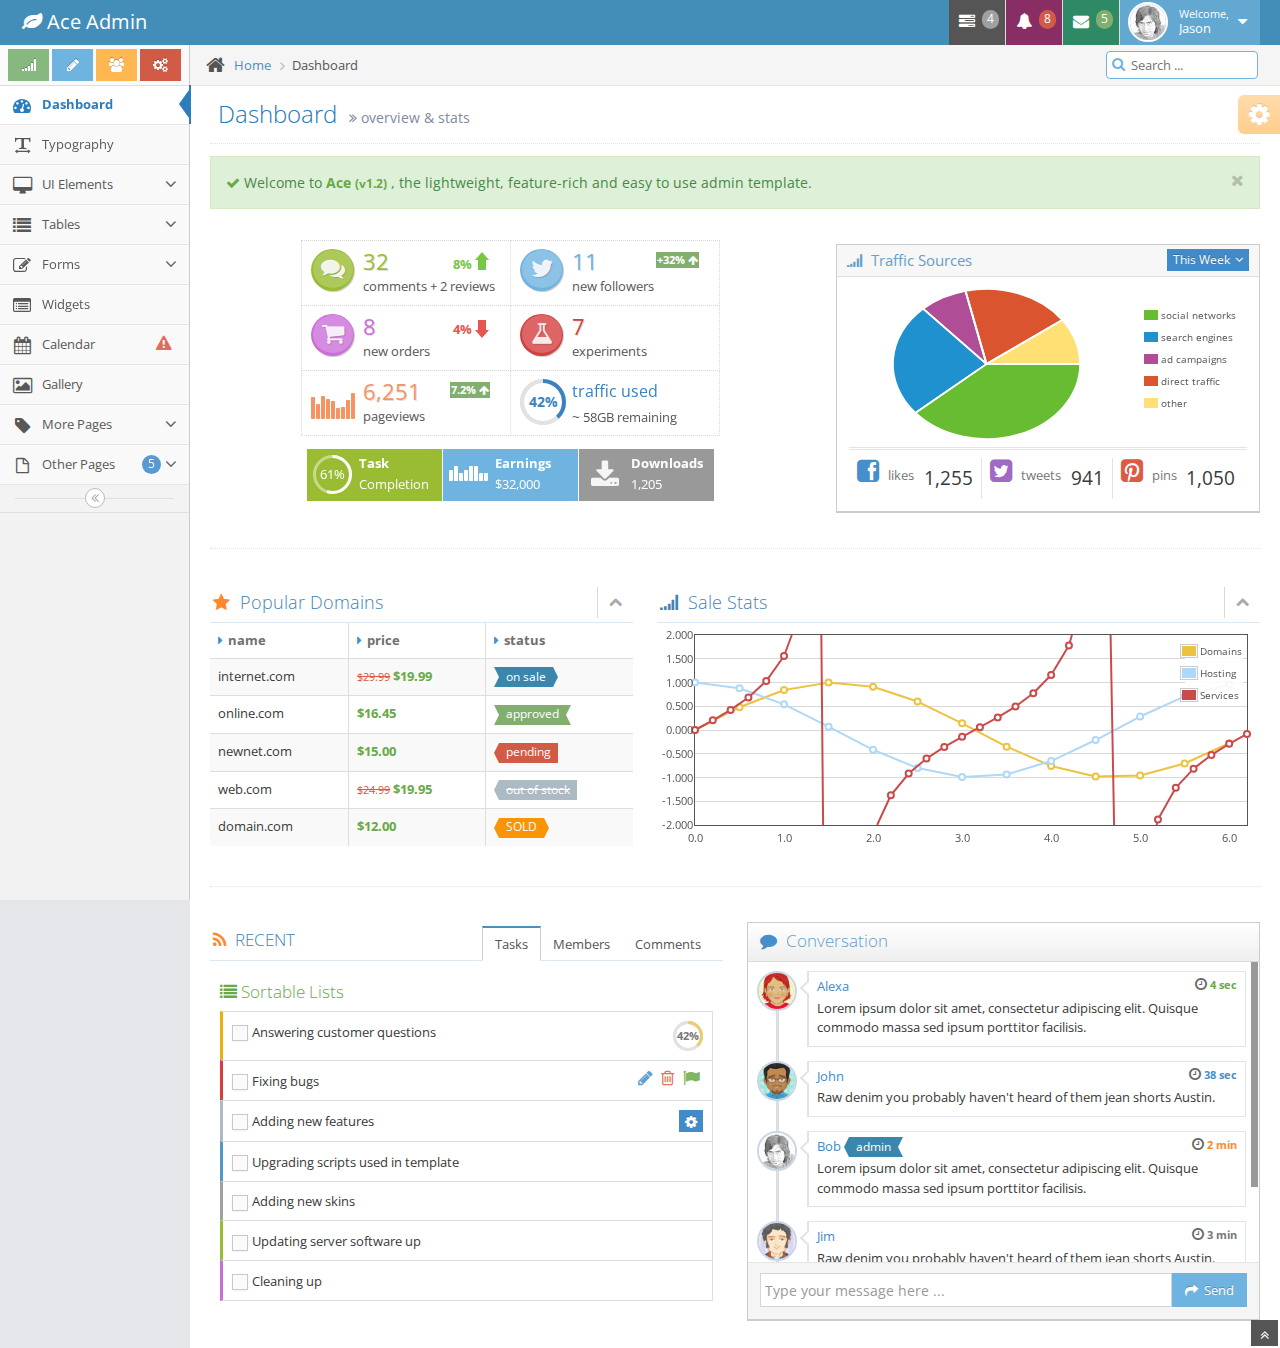
<file: web/WEB-INF/templates/AceAdmin1.2/index.html>
<!DOCTYPE html>
<html lang="en">
	<head>
		<meta charset="utf-8" />
		<title>Dashboard - Ace Admin</title>

		<meta name="description" content="overview &amp; stats" />
		<meta name="viewport" content="width=device-width, initial-scale=1.0" />

		<!-- basic styles -->

		<link href="assets/css/bootstrap.min.css" rel="stylesheet" />
		<link rel="stylesheet" href="assets/css/font-awesome.min.css" />

		<!--[if IE 7]>
		  <link rel="stylesheet" href="assets/css/font-awesome-ie7.min.css" />
		<![endif]-->

		<!-- page specific plugin styles -->

		<!-- fonts -->

		<link rel="stylesheet" href="http://fonts.googleapis.com/css?family=Open+Sans:400,300" />

		<!-- ace styles -->

		<link rel="stylesheet" href="assets/css/ace.min.css" />
		<link rel="stylesheet" href="assets/css/ace-rtl.min.css" />
		<link rel="stylesheet" href="assets/css/ace-skins.min.css" />

		<!--[if lte IE 8]>
		  <link rel="stylesheet" href="assets/css/ace-ie.min.css" />
		<![endif]-->

		<!-- inline styles related to this page -->

		<!-- ace settings handler -->

		<script src="assets/js/ace-extra.min.js"></script>

		<!-- HTML5 shim and Respond.js IE8 support of HTML5 elements and media queries -->

		<!--[if lt IE 9]>
		<script src="assets/js/html5shiv.js"></script>
		<script src="assets/js/respond.min.js"></script>
		<![endif]-->
	</head>

	<body>
		<div class="navbar navbar-default" id="navbar">
			<script type="text/javascript">
				try{ace.settings.check('navbar' , 'fixed')}catch(e){}
			</script>

			<div class="navbar-container" id="navbar-container">
				<div class="navbar-header pull-left">
					<a href="#" class="navbar-brand">
						<small>
							<i class="icon-leaf"></i>
							Ace Admin
						</small>
					</a><!-- /.brand -->
				</div><!-- /.navbar-header -->

				<div class="navbar-header pull-right" role="navigation">
					<ul class="nav ace-nav">
						<li class="grey">
							<a data-toggle="dropdown" class="dropdown-toggle" href="#">
								<i class="icon-tasks"></i>
								<span class="badge badge-grey">4</span>
							</a>

							<ul class="pull-right dropdown-navbar dropdown-menu dropdown-caret dropdown-close">
								<li class="dropdown-header">
									<i class="icon-ok"></i>
									4 Tasks to complete
								</li>

								<li>
									<a href="#">
										<div class="clearfix">
											<span class="pull-left">Software Update</span>
											<span class="pull-right">65%</span>
										</div>

										<div class="progress progress-mini ">
											<div style="width:65%" class="progress-bar "></div>
										</div>
									</a>
								</li>

								<li>
									<a href="#">
										<div class="clearfix">
											<span class="pull-left">Hardware Upgrade</span>
											<span class="pull-right">35%</span>
										</div>

										<div class="progress progress-mini ">
											<div style="width:35%" class="progress-bar progress-bar-danger"></div>
										</div>
									</a>
								</li>

								<li>
									<a href="#">
										<div class="clearfix">
											<span class="pull-left">Unit Testing</span>
											<span class="pull-right">15%</span>
										</div>

										<div class="progress progress-mini ">
											<div style="width:15%" class="progress-bar progress-bar-warning"></div>
										</div>
									</a>
								</li>

								<li>
									<a href="#">
										<div class="clearfix">
											<span class="pull-left">Bug Fixes</span>
											<span class="pull-right">90%</span>
										</div>

										<div class="progress progress-mini progress-striped active">
											<div style="width:90%" class="progress-bar progress-bar-success"></div>
										</div>
									</a>
								</li>

								<li>
									<a href="#">
										See tasks with details
										<i class="icon-arrow-right"></i>
									</a>
								</li>
							</ul>
						</li>

						<li class="purple">
							<a data-toggle="dropdown" class="dropdown-toggle" href="#">
								<i class="icon-bell-alt icon-animated-bell"></i>
								<span class="badge badge-important">8</span>
							</a>

							<ul class="pull-right dropdown-navbar navbar-pink dropdown-menu dropdown-caret dropdown-close">
								<li class="dropdown-header">
									<i class="icon-warning-sign"></i>
									8 Notifications
								</li>

								<li>
									<a href="#">
										<div class="clearfix">
											<span class="pull-left">
												<i class="btn btn-xs no-hover btn-pink icon-comment"></i>
												New Comments
											</span>
											<span class="pull-right badge badge-info">+12</span>
										</div>
									</a>
								</li>

								<li>
									<a href="#">
										<i class="btn btn-xs btn-primary icon-user"></i>
										Bob just signed up as an editor ...
									</a>
								</li>

								<li>
									<a href="#">
										<div class="clearfix">
											<span class="pull-left">
												<i class="btn btn-xs no-hover btn-success icon-shopping-cart"></i>
												New Orders
											</span>
											<span class="pull-right badge badge-success">+8</span>
										</div>
									</a>
								</li>

								<li>
									<a href="#">
										<div class="clearfix">
											<span class="pull-left">
												<i class="btn btn-xs no-hover btn-info icon-twitter"></i>
												Followers
											</span>
											<span class="pull-right badge badge-info">+11</span>
										</div>
									</a>
								</li>

								<li>
									<a href="#">
										See all notifications
										<i class="icon-arrow-right"></i>
									</a>
								</li>
							</ul>
						</li>

						<li class="green">
							<a data-toggle="dropdown" class="dropdown-toggle" href="#">
								<i class="icon-envelope icon-animated-vertical"></i>
								<span class="badge badge-success">5</span>
							</a>

							<ul class="pull-right dropdown-navbar dropdown-menu dropdown-caret dropdown-close">
								<li class="dropdown-header">
									<i class="icon-envelope-alt"></i>
									5 Messages
								</li>

								<li>
									<a href="#">
										<img src="assets/avatars/avatar.png" class="msg-photo" alt="Alex's Avatar" />
										<span class="msg-body">
											<span class="msg-title">
												<span class="blue">Alex:</span>
												Ciao sociis natoque penatibus et auctor ...
											</span>

											<span class="msg-time">
												<i class="icon-time"></i>
												<span>a moment ago</span>
											</span>
										</span>
									</a>
								</li>

								<li>
									<a href="#">
										<img src="assets/avatars/avatar3.png" class="msg-photo" alt="Susan's Avatar" />
										<span class="msg-body">
											<span class="msg-title">
												<span class="blue">Susan:</span>
												Vestibulum id ligula porta felis euismod ...
											</span>

											<span class="msg-time">
												<i class="icon-time"></i>
												<span>20 minutes ago</span>
											</span>
										</span>
									</a>
								</li>

								<li>
									<a href="#">
										<img src="assets/avatars/avatar4.png" class="msg-photo" alt="Bob's Avatar" />
										<span class="msg-body">
											<span class="msg-title">
												<span class="blue">Bob:</span>
												Nullam quis risus eget urna mollis ornare ...
											</span>

											<span class="msg-time">
												<i class="icon-time"></i>
												<span>3:15 pm</span>
											</span>
										</span>
									</a>
								</li>

								<li>
									<a href="inbox.html">
										See all messages
										<i class="icon-arrow-right"></i>
									</a>
								</li>
							</ul>
						</li>

						<li class="light-blue">
							<a data-toggle="dropdown" href="#" class="dropdown-toggle">
								<img class="nav-user-photo" src="assets/avatars/user.jpg" alt="Jason's Photo" />
								<span class="user-info">
									<small>Welcome,</small>
									Jason
								</span>

								<i class="icon-caret-down"></i>
							</a>

							<ul class="user-menu pull-right dropdown-menu dropdown-yellow dropdown-caret dropdown-close">
								<li>
									<a href="#">
										<i class="icon-cog"></i>
										Settings
									</a>
								</li>

								<li>
									<a href="#">
										<i class="icon-user"></i>
										Profile
									</a>
								</li>

								<li class="divider"></li>

								<li>
									<a href="#">
										<i class="icon-off"></i>
										Logout
									</a>
								</li>
							</ul>
						</li>
					</ul><!-- /.ace-nav -->
				</div><!-- /.navbar-header -->
			</div><!-- /.container -->
		</div>

		<div class="main-container" id="main-container">
			<script type="text/javascript">
				try{ace.settings.check('main-container' , 'fixed')}catch(e){}
			</script>

			<div class="main-container-inner">
				<a class="menu-toggler" id="menu-toggler" href="#">
					<span class="menu-text"></span>
				</a>

				<div class="sidebar" id="sidebar">
					<script type="text/javascript">
						try{ace.settings.check('sidebar' , 'fixed')}catch(e){}
					</script>

					<div class="sidebar-shortcuts" id="sidebar-shortcuts">
						<div class="sidebar-shortcuts-large" id="sidebar-shortcuts-large">
							<button class="btn btn-success">
								<i class="icon-signal"></i>
							</button>

							<button class="btn btn-info">
								<i class="icon-pencil"></i>
							</button>

							<button class="btn btn-warning">
								<i class="icon-group"></i>
							</button>

							<button class="btn btn-danger">
								<i class="icon-cogs"></i>
							</button>
						</div>

						<div class="sidebar-shortcuts-mini" id="sidebar-shortcuts-mini">
							<span class="btn btn-success"></span>

							<span class="btn btn-info"></span>

							<span class="btn btn-warning"></span>

							<span class="btn btn-danger"></span>
						</div>
					</div><!-- #sidebar-shortcuts -->

					<ul class="nav nav-list">
						<li class="active">
							<a href="index.html">
								<i class="icon-dashboard"></i>
								<span class="menu-text"> Dashboard </span>
							</a>
						</li>

						<li>
							<a href="typography.html">
								<i class="icon-text-width"></i>
								<span class="menu-text"> Typography </span>
							</a>
						</li>

						<li>
							<a href="#" class="dropdown-toggle">
								<i class="icon-desktop"></i>
								<span class="menu-text"> UI Elements </span>

								<b class="arrow icon-angle-down"></b>
							</a>

							<ul class="submenu">
								<li>
									<a href="elements.html">
										<i class="icon-double-angle-right"></i>
										Elements
									</a>
								</li>

								<li>
									<a href="buttons.html">
										<i class="icon-double-angle-right"></i>
										Buttons &amp; Icons
									</a>
								</li>

								<li>
									<a href="treeview.html">
										<i class="icon-double-angle-right"></i>
										Treeview
									</a>
								</li>

								<li>
									<a href="jquery-ui.html">
										<i class="icon-double-angle-right"></i>
										jQuery UI
									</a>
								</li>

								<li>
									<a href="nestable-list.html">
										<i class="icon-double-angle-right"></i>
										Nestable Lists
									</a>
								</li>

								<li>
									<a href="#" class="dropdown-toggle">
										<i class="icon-double-angle-right"></i>

										Three Level Menu
										<b class="arrow icon-angle-down"></b>
									</a>

									<ul class="submenu">
										<li>
											<a href="#">
												<i class="icon-leaf"></i>
												Item #1
											</a>
										</li>

										<li>
											<a href="#" class="dropdown-toggle">
												<i class="icon-pencil"></i>

												4th level
												<b class="arrow icon-angle-down"></b>
											</a>

											<ul class="submenu">
												<li>
													<a href="#">
														<i class="icon-plus"></i>
														Add Product
													</a>
												</li>

												<li>
													<a href="#">
														<i class="icon-eye-open"></i>
														View Products
													</a>
												</li>
											</ul>
										</li>
									</ul>
								</li>
							</ul>
						</li>

						<li>
							<a href="#" class="dropdown-toggle">
								<i class="icon-list"></i>
								<span class="menu-text"> Tables </span>

								<b class="arrow icon-angle-down"></b>
							</a>

							<ul class="submenu">
								<li>
									<a href="tables.html">
										<i class="icon-double-angle-right"></i>
										Simple &amp; Dynamic
									</a>
								</li>

								<li>
									<a href="jqgrid.html">
										<i class="icon-double-angle-right"></i>
										jqGrid plugin
									</a>
								</li>
							</ul>
						</li>

						<li>
							<a href="#" class="dropdown-toggle">
								<i class="icon-edit"></i>
								<span class="menu-text"> Forms </span>

								<b class="arrow icon-angle-down"></b>
							</a>

							<ul class="submenu">
								<li>
									<a href="form-elements.html">
										<i class="icon-double-angle-right"></i>
										Form Elements
									</a>
								</li>

								<li>
									<a href="form-wizard.html">
										<i class="icon-double-angle-right"></i>
										Wizard &amp; Validation
									</a>
								</li>

								<li>
									<a href="wysiwyg.html">
										<i class="icon-double-angle-right"></i>
										Wysiwyg &amp; Markdown
									</a>
								</li>

								<li>
									<a href="dropzone.html">
										<i class="icon-double-angle-right"></i>
										Dropzone File Upload
									</a>
								</li>
							</ul>
						</li>

						<li>
							<a href="widgets.html">
								<i class="icon-list-alt"></i>
								<span class="menu-text"> Widgets </span>
							</a>
						</li>

						<li>
							<a href="calendar.html">
								<i class="icon-calendar"></i>

								<span class="menu-text">
									Calendar
									<span class="badge badge-transparent tooltip-error" title="2&nbsp;Important&nbsp;Events">
										<i class="icon-warning-sign red bigger-130"></i>
									</span>
								</span>
							</a>
						</li>

						<li>
							<a href="gallery.html">
								<i class="icon-picture"></i>
								<span class="menu-text"> Gallery </span>
							</a>
						</li>

						<li>
							<a href="#" class="dropdown-toggle">
								<i class="icon-tag"></i>
								<span class="menu-text"> More Pages </span>

								<b class="arrow icon-angle-down"></b>
							</a>

							<ul class="submenu">
								<li>
									<a href="profile.html">
										<i class="icon-double-angle-right"></i>
										User Profile
									</a>
								</li>

								<li>
									<a href="inbox.html">
										<i class="icon-double-angle-right"></i>
										Inbox
									</a>
								</li>

								<li>
									<a href="pricing.html">
										<i class="icon-double-angle-right"></i>
										Pricing Tables
									</a>
								</li>

								<li>
									<a href="invoice.html">
										<i class="icon-double-angle-right"></i>
										Invoice
									</a>
								</li>

								<li>
									<a href="timeline.html">
										<i class="icon-double-angle-right"></i>
										Timeline
									</a>
								</li>

								<li>
									<a href="login.html">
										<i class="icon-double-angle-right"></i>
										Login &amp; Register
									</a>
								</li>
							</ul>
						</li>

						<li>
							<a href="#" class="dropdown-toggle">
								<i class="icon-file-alt"></i>

								<span class="menu-text">
									Other Pages
									<span class="badge badge-primary ">5</span>
								</span>

								<b class="arrow icon-angle-down"></b>
							</a>

							<ul class="submenu">
								<li>
									<a href="faq.html">
										<i class="icon-double-angle-right"></i>
										FAQ
									</a>
								</li>

								<li>
									<a href="error-404.html">
										<i class="icon-double-angle-right"></i>
										Error 404
									</a>
								</li>

								<li>
									<a href="error-500.html">
										<i class="icon-double-angle-right"></i>
										Error 500
									</a>
								</li>

								<li>
									<a href="grid.html">
										<i class="icon-double-angle-right"></i>
										Grid
									</a>
								</li>

								<li>
									<a href="blank.html">
										<i class="icon-double-angle-right"></i>
										Blank Page
									</a>
								</li>
							</ul>
						</li>
					</ul><!-- /.nav-list -->

					<div class="sidebar-collapse" id="sidebar-collapse">
						<i class="icon-double-angle-left" data-icon1="icon-double-angle-left" data-icon2="icon-double-angle-right"></i>
					</div>

					<script type="text/javascript">
						try{ace.settings.check('sidebar' , 'collapsed')}catch(e){}
					</script>
				</div>

				<div class="main-content">
					<div class="breadcrumbs" id="breadcrumbs">
						<script type="text/javascript">
							try{ace.settings.check('breadcrumbs' , 'fixed')}catch(e){}
						</script>

						<ul class="breadcrumb">
							<li>
								<i class="icon-home home-icon"></i>
								<a href="#">Home</a>
							</li>
							<li class="active">Dashboard</li>
						</ul><!-- .breadcrumb -->

						<div class="nav-search" id="nav-search">
							<form class="form-search">
								<span class="input-icon">
									<input type="text" placeholder="Search ..." class="nav-search-input" id="nav-search-input" autocomplete="off" />
									<i class="icon-search nav-search-icon"></i>
								</span>
							</form>
						</div><!-- #nav-search -->
					</div>

					<div class="page-content">
						<div class="page-header">
							<h1>
								Dashboard
								<small>
									<i class="icon-double-angle-right"></i>
									overview &amp; stats
								</small>
							</h1>
						</div><!-- /.page-header -->

						<div class="row">
							<div class="col-xs-12">
								<!-- PAGE CONTENT BEGINS -->

								<div class="alert alert-block alert-success">
									<button type="button" class="close" data-dismiss="alert">
										<i class="icon-remove"></i>
									</button>

									<i class="icon-ok green"></i>

									Welcome to
									<strong class="green">
										Ace
										<small>(v1.2)</small>
									</strong>
									,
	the lightweight, feature-rich and easy to use admin template.
								</div>

								<div class="row">
									<div class="space-6"></div>

									<div class="col-sm-7 infobox-container">
										<div class="infobox infobox-green  ">
											<div class="infobox-icon">
												<i class="icon-comments"></i>
											</div>

											<div class="infobox-data">
												<span class="infobox-data-number">32</span>
												<div class="infobox-content">comments + 2 reviews</div>
											</div>
											<div class="stat stat-success">8%</div>
										</div>

										<div class="infobox infobox-blue  ">
											<div class="infobox-icon">
												<i class="icon-twitter"></i>
											</div>

											<div class="infobox-data">
												<span class="infobox-data-number">11</span>
												<div class="infobox-content">new followers</div>
											</div>

											<div class="badge badge-success">
												+32%
												<i class="icon-arrow-up"></i>
											</div>
										</div>

										<div class="infobox infobox-pink  ">
											<div class="infobox-icon">
												<i class="icon-shopping-cart"></i>
											</div>

											<div class="infobox-data">
												<span class="infobox-data-number">8</span>
												<div class="infobox-content">new orders</div>
											</div>
											<div class="stat stat-important">4%</div>
										</div>

										<div class="infobox infobox-red  ">
											<div class="infobox-icon">
												<i class="icon-beaker"></i>
											</div>

											<div class="infobox-data">
												<span class="infobox-data-number">7</span>
												<div class="infobox-content">experiments</div>
											</div>
										</div>

										<div class="infobox infobox-orange2  ">
											<div class="infobox-chart">
												<span class="sparkline" data-values="196,128,202,177,154,94,100,170,224"></span>
											</div>

											<div class="infobox-data">
												<span class="infobox-data-number">6,251</span>
												<div class="infobox-content">pageviews</div>
											</div>

											<div class="badge badge-success">
												7.2%
												<i class="icon-arrow-up"></i>
											</div>
										</div>

										<div class="infobox infobox-blue2  ">
											<div class="infobox-progress">
												<div class="easy-pie-chart percentage" data-percent="42" data-size="46">
													<span class="percent">42</span>%
												</div>
											</div>

											<div class="infobox-data">
												<span class="infobox-text">traffic used</span>

												<div class="infobox-content">
													<span class="bigger-110">~</span>
													58GB remaining
												</div>
											</div>
										</div>

										<div class="space-6"></div>

										<div class="infobox infobox-green infobox-small infobox-dark">
											<div class="infobox-progress">
												<div class="easy-pie-chart percentage" data-percent="61" data-size="39">
													<span class="percent">61</span>%
												</div>
											</div>

											<div class="infobox-data">
												<div class="infobox-content">Task</div>
												<div class="infobox-content">Completion</div>
											</div>
										</div>

										<div class="infobox infobox-blue infobox-small infobox-dark">
											<div class="infobox-chart">
												<span class="sparkline" data-values="3,4,2,3,4,4,2,2"></span>
											</div>

											<div class="infobox-data">
												<div class="infobox-content">Earnings</div>
												<div class="infobox-content">$32,000</div>
											</div>
										</div>

										<div class="infobox infobox-grey infobox-small infobox-dark">
											<div class="infobox-icon">
												<i class="icon-download-alt"></i>
											</div>

											<div class="infobox-data">
												<div class="infobox-content">Downloads</div>
												<div class="infobox-content">1,205</div>
											</div>
										</div>
									</div>

									<div class="vspace-sm"></div>

									<div class="col-sm-5">
										<div class="widget-box">
											<div class="widget-header widget-header-flat widget-header-small">
												<h5>
													<i class="icon-signal"></i>
													Traffic Sources
												</h5>

												<div class="widget-toolbar no-border">
													<button class="btn btn-minier btn-primary dropdown-toggle" data-toggle="dropdown">
														This Week
														<i class="icon-angle-down icon-on-right bigger-110"></i>
													</button>

													<ul class="dropdown-menu pull-right dropdown-125 dropdown-lighter dropdown-caret">
														<li class="active">
															<a href="#" class="blue">
																<i class="icon-caret-right bigger-110">&nbsp;</i>
																This Week
															</a>
														</li>

														<li>
															<a href="#">
																<i class="icon-caret-right bigger-110 invisible">&nbsp;</i>
																Last Week
															</a>
														</li>

														<li>
															<a href="#">
																<i class="icon-caret-right bigger-110 invisible">&nbsp;</i>
																This Month
															</a>
														</li>

														<li>
															<a href="#">
																<i class="icon-caret-right bigger-110 invisible">&nbsp;</i>
																Last Month
															</a>
														</li>
													</ul>
												</div>
											</div>

											<div class="widget-body">
												<div class="widget-main">
													<div id="piechart-placeholder"></div>

													<div class="hr hr8 hr-double"></div>

													<div class="clearfix">
														<div class="grid3">
															<span class="grey">
																<i class="icon-facebook-sign icon-2x blue"></i>
																&nbsp; likes
															</span>
															<h4 class="bigger pull-right">1,255</h4>
														</div>

														<div class="grid3">
															<span class="grey">
																<i class="icon-twitter-sign icon-2x purple"></i>
																&nbsp; tweets
															</span>
															<h4 class="bigger pull-right">941</h4>
														</div>

														<div class="grid3">
															<span class="grey">
																<i class="icon-pinterest-sign icon-2x red"></i>
																&nbsp; pins
															</span>
															<h4 class="bigger pull-right">1,050</h4>
														</div>
													</div>
												</div><!-- /widget-main -->
											</div><!-- /widget-body -->
										</div><!-- /widget-box -->
									</div><!-- /span -->
								</div><!-- /row -->

								<div class="hr hr32 hr-dotted"></div>

								<div class="row">
									<div class="col-sm-5">
										<div class="widget-box transparent">
											<div class="widget-header widget-header-flat">
												<h4 class="lighter">
													<i class="icon-star orange"></i>
													Popular Domains
												</h4>

												<div class="widget-toolbar">
													<a href="#" data-action="collapse">
														<i class="icon-chevron-up"></i>
													</a>
												</div>
											</div>

											<div class="widget-body">
												<div class="widget-main no-padding">
													<table class="table table-bordered table-striped">
														<thead class="thin-border-bottom">
															<tr>
																<th>
																	<i class="icon-caret-right blue"></i>
																	name
																</th>

																<th>
																	<i class="icon-caret-right blue"></i>
																	price
																</th>

																<th class="hidden-480">
																	<i class="icon-caret-right blue"></i>
																	status
																</th>
															</tr>
														</thead>

														<tbody>
															<tr>
																<td>internet.com</td>

																<td>
																	<small>
																		<s class="red">$29.99</s>
																	</small>
																	<b class="green">$19.99</b>
																</td>

																<td class="hidden-480">
																	<span class="label label-info arrowed-right arrowed-in">on sale</span>
																</td>
															</tr>

															<tr>
																<td>online.com</td>

																<td>
																	<small>
																		<s class="red"></s>
																	</small>
																	<b class="green">$16.45</b>
																</td>

																<td class="hidden-480">
																	<span class="label label-success arrowed-in arrowed-in-right">approved</span>
																</td>
															</tr>

															<tr>
																<td>newnet.com</td>

																<td>
																	<small>
																		<s class="red"></s>
																	</small>
																	<b class="green">$15.00</b>
																</td>

																<td class="hidden-480">
																	<span class="label label-danger arrowed">pending</span>
																</td>
															</tr>

															<tr>
																<td>web.com</td>

																<td>
																	<small>
																		<s class="red">$24.99</s>
																	</small>
																	<b class="green">$19.95</b>
																</td>

																<td class="hidden-480">
																	<span class="label arrowed">
																		<s>out of stock</s>
																	</span>
																</td>
															</tr>

															<tr>
																<td>domain.com</td>

																<td>
																	<small>
																		<s class="red"></s>
																	</small>
																	<b class="green">$12.00</b>
																</td>

																<td class="hidden-480">
																	<span class="label label-warning arrowed arrowed-right">SOLD</span>
																</td>
															</tr>
														</tbody>
													</table>
												</div><!-- /widget-main -->
											</div><!-- /widget-body -->
										</div><!-- /widget-box -->
									</div>

									<div class="col-sm-7">
										<div class="widget-box transparent">
											<div class="widget-header widget-header-flat">
												<h4 class="lighter">
													<i class="icon-signal"></i>
													Sale Stats
												</h4>

												<div class="widget-toolbar">
													<a href="#" data-action="collapse">
														<i class="icon-chevron-up"></i>
													</a>
												</div>
											</div>

											<div class="widget-body">
												<div class="widget-main padding-4">
													<div id="sales-charts"></div>
												</div><!-- /widget-main -->
											</div><!-- /widget-body -->
										</div><!-- /widget-box -->
									</div>
								</div>

								<div class="hr hr32 hr-dotted"></div>

								<div class="row">
									<div class="col-sm-6">
										<div class="widget-box transparent" id="recent-box">
											<div class="widget-header">
												<h4 class="lighter smaller">
													<i class="icon-rss orange"></i>
													RECENT
												</h4>

												<div class="widget-toolbar no-border">
													<ul class="nav nav-tabs" id="recent-tab">
														<li class="active">
															<a data-toggle="tab" href="#task-tab">Tasks</a>
														</li>

														<li>
															<a data-toggle="tab" href="#member-tab">Members</a>
														</li>

														<li>
															<a data-toggle="tab" href="#comment-tab">Comments</a>
														</li>
													</ul>
												</div>
											</div>

											<div class="widget-body">
												<div class="widget-main padding-4">
													<div class="tab-content padding-8 overflow-visible">
														<div id="task-tab" class="tab-pane active">
															<h4 class="smaller lighter green">
																<i class="icon-list"></i>
																Sortable Lists
															</h4>

															<ul id="tasks" class="item-list">
																<li class="item-orange clearfix">
																	<label class="inline">
																		<input type="checkbox" class="ace" />
																		<span class="lbl"> Answering customer questions</span>
																	</label>

																	<div class="pull-right easy-pie-chart percentage" data-size="30" data-color="#ECCB71" data-percent="42">
																		<span class="percent">42</span>%
																	</div>
																</li>

																<li class="item-red clearfix">
																	<label class="inline">
																		<input type="checkbox" class="ace" />
																		<span class="lbl"> Fixing bugs</span>
																	</label>

																	<div class="pull-right action-buttons">
																		<a href="#" class="blue">
																			<i class="icon-pencil bigger-130"></i>
																		</a>

																		<span class="vbar"></span>

																		<a href="#" class="red">
																			<i class="icon-trash bigger-130"></i>
																		</a>

																		<span class="vbar"></span>

																		<a href="#" class="green">
																			<i class="icon-flag bigger-130"></i>
																		</a>
																	</div>
																</li>

																<li class="item-default clearfix">
																	<label class="inline">
																		<input type="checkbox" class="ace" />
																		<span class="lbl"> Adding new features</span>
																	</label>

																	<div class="inline pull-right position-relative dropdown-hover">
																		<button class="btn btn-minier bigger btn-primary">
																			<i class="icon-cog icon-only bigger-120"></i>
																		</button>

																		<ul class="dropdown-menu dropdown-only-icon dropdown-yellow dropdown-caret dropdown-close pull-right">
																			<li>
																				<a href="#" class="tooltip-success" data-rel="tooltip" title="Mark&nbsp;as&nbsp;done">
																					<span class="green">
																						<i class="icon-ok bigger-110"></i>
																					</span>
																				</a>
																			</li>

																			<li>
																				<a href="#" class="tooltip-error" data-rel="tooltip" title="Delete">
																					<span class="red">
																						<i class="icon-trash bigger-110"></i>
																					</span>
																				</a>
																			</li>
																		</ul>
																	</div>
																</li>

																<li class="item-blue clearfix">
																	<label class="inline">
																		<input type="checkbox" class="ace" />
																		<span class="lbl"> Upgrading scripts used in template</span>
																	</label>
																</li>

																<li class="item-grey clearfix">
																	<label class="inline">
																		<input type="checkbox" class="ace" />
																		<span class="lbl"> Adding new skins</span>
																	</label>
																</li>

																<li class="item-green clearfix">
																	<label class="inline">
																		<input type="checkbox" class="ace" />
																		<span class="lbl"> Updating server software up</span>
																	</label>
																</li>

																<li class="item-pink clearfix">
																	<label class="inline">
																		<input type="checkbox" class="ace" />
																		<span class="lbl"> Cleaning up</span>
																	</label>
																</li>
															</ul>
														</div>

														<div id="member-tab" class="tab-pane">
															<div class="clearfix">
																<div class="itemdiv memberdiv">
																	<div class="user">
																		<img alt="Bob Doe's avatar" src="assets/avatars/user.jpg" />
																	</div>

																	<div class="body">
																		<div class="name">
																			<a href="#">Bob Doe</a>
																		</div>

																		<div class="time">
																			<i class="icon-time"></i>
																			<span class="green">20 min</span>
																		</div>

																		<div>
																			<span class="label label-warning label-sm">pending</span>

																			<div class="inline position-relative">
																				<button class="btn btn-minier bigger btn-yellow btn-no-border dropdown-toggle" data-toggle="dropdown">
																					<i class="icon-angle-down icon-only bigger-120"></i>
																				</button>

																				<ul class="dropdown-menu dropdown-only-icon dropdown-yellow pull-right dropdown-caret dropdown-close">
																					<li>
																						<a href="#" class="tooltip-success" data-rel="tooltip" title="Approve">
																							<span class="green">
																								<i class="icon-ok bigger-110"></i>
																							</span>
																						</a>
																					</li>

																					<li>
																						<a href="#" class="tooltip-warning" data-rel="tooltip" title="Reject">
																							<span class="orange">
																								<i class="icon-remove bigger-110"></i>
																							</span>
																						</a>
																					</li>

																					<li>
																						<a href="#" class="tooltip-error" data-rel="tooltip" title="Delete">
																							<span class="red">
																								<i class="icon-trash bigger-110"></i>
																							</span>
																						</a>
																					</li>
																				</ul>
																			</div>
																		</div>
																	</div>
																</div>

																<div class="itemdiv memberdiv">
																	<div class="user">
																		<img alt="Joe Doe's avatar" src="assets/avatars/avatar2.png" />
																	</div>

																	<div class="body">
																		<div class="name">
																			<a href="#">Joe Doe</a>
																		</div>

																		<div class="time">
																			<i class="icon-time"></i>
																			<span class="green">1 hour</span>
																		</div>

																		<div>
																			<span class="label label-warning label-sm">pending</span>

																			<div class="inline position-relative">
																				<button class="btn btn-minier bigger btn-yellow btn-no-border dropdown-toggle" data-toggle="dropdown">
																					<i class="icon-angle-down icon-only bigger-120"></i>
																				</button>

																				<ul class="dropdown-menu dropdown-only-icon dropdown-yellow pull-right dropdown-caret dropdown-close">
																					<li>
																						<a href="#" class="tooltip-success" data-rel="tooltip" title="Approve">
																							<span class="green">
																								<i class="icon-ok bigger-110"></i>
																							</span>
																						</a>
																					</li>

																					<li>
																						<a href="#" class="tooltip-warning" data-rel="tooltip" title="Reject">
																							<span class="orange">
																								<i class="icon-remove bigger-110"></i>
																							</span>
																						</a>
																					</li>

																					<li>
																						<a href="#" class="tooltip-error" data-rel="tooltip" title="Delete">
																							<span class="red">
																								<i class="icon-trash bigger-110"></i>
																							</span>
																						</a>
																					</li>
																				</ul>
																			</div>
																		</div>
																	</div>
																</div>

																<div class="itemdiv memberdiv">
																	<div class="user">
																		<img alt="Jim Doe's avatar" src="assets/avatars/avatar.png" />
																	</div>

																	<div class="body">
																		<div class="name">
																			<a href="#">Jim Doe</a>
																		</div>

																		<div class="time">
																			<i class="icon-time"></i>
																			<span class="green">2 hour</span>
																		</div>

																		<div>
																			<span class="label label-warning label-sm">pending</span>

																			<div class="inline position-relative">
																				<button class="btn btn-minier bigger btn-yellow btn-no-border dropdown-toggle" data-toggle="dropdown">
																					<i class="icon-angle-down icon-only bigger-120"></i>
																				</button>

																				<ul class="dropdown-menu dropdown-only-icon dropdown-yellow pull-right dropdown-caret dropdown-close">
																					<li>
																						<a href="#" class="tooltip-success" data-rel="tooltip" title="Approve">
																							<span class="green">
																								<i class="icon-ok bigger-110"></i>
																							</span>
																						</a>
																					</li>

																					<li>
																						<a href="#" class="tooltip-warning" data-rel="tooltip" title="Reject">
																							<span class="orange">
																								<i class="icon-remove bigger-110"></i>
																							</span>
																						</a>
																					</li>

																					<li>
																						<a href="#" class="tooltip-error" data-rel="tooltip" title="Delete">
																							<span class="red">
																								<i class="icon-trash bigger-110"></i>
																							</span>
																						</a>
																					</li>
																				</ul>
																			</div>
																		</div>
																	</div>
																</div>

																<div class="itemdiv memberdiv">
																	<div class="user">
																		<img alt="Alex Doe's avatar" src="assets/avatars/avatar5.png" />
																	</div>

																	<div class="body">
																		<div class="name">
																			<a href="#">Alex Doe</a>
																		</div>

																		<div class="time">
																			<i class="icon-time"></i>
																			<span class="green">3 hour</span>
																		</div>

																		<div>
																			<span class="label label-danger label-sm">blocked</span>
																		</div>
																	</div>
																</div>

																<div class="itemdiv memberdiv">
																	<div class="user">
																		<img alt="Bob Doe's avatar" src="assets/avatars/avatar2.png" />
																	</div>

																	<div class="body">
																		<div class="name">
																			<a href="#">Bob Doe</a>
																		</div>

																		<div class="time">
																			<i class="icon-time"></i>
																			<span class="green">6 hour</span>
																		</div>

																		<div>
																			<span class="label label-success label-sm arrowed-in">approved</span>
																		</div>
																	</div>
																</div>

																<div class="itemdiv memberdiv">
																	<div class="user">
																		<img alt="Susan's avatar" src="assets/avatars/avatar3.png" />
																	</div>

																	<div class="body">
																		<div class="name">
																			<a href="#">Susan</a>
																		</div>

																		<div class="time">
																			<i class="icon-time"></i>
																			<span class="green">yesterday</span>
																		</div>

																		<div>
																			<span class="label label-success label-sm arrowed-in">approved</span>
																		</div>
																	</div>
																</div>

																<div class="itemdiv memberdiv">
																	<div class="user">
																		<img alt="Phil Doe's avatar" src="assets/avatars/avatar4.png" />
																	</div>

																	<div class="body">
																		<div class="name">
																			<a href="#">Phil Doe</a>
																		</div>

																		<div class="time">
																			<i class="icon-time"></i>
																			<span class="green">2 days ago</span>
																		</div>

																		<div>
																			<span class="label label-info label-sm arrowed-in arrowed-in-right">online</span>
																		</div>
																	</div>
																</div>

																<div class="itemdiv memberdiv">
																	<div class="user">
																		<img alt="Alexa Doe's avatar" src="assets/avatars/avatar1.png" />
																	</div>

																	<div class="body">
																		<div class="name">
																			<a href="#">Alexa Doe</a>
																		</div>

																		<div class="time">
																			<i class="icon-time"></i>
																			<span class="green">3 days ago</span>
																		</div>

																		<div>
																			<span class="label label-success label-sm arrowed-in">approved</span>
																		</div>
																	</div>
																</div>
															</div>

															<div class="center">
																<i class="icon-group icon-2x green"></i>

																&nbsp;
																<a href="#">
																	See all members &nbsp;
																	<i class="icon-arrow-right"></i>
																</a>
															</div>

															<div class="hr hr-double hr8"></div>
														</div><!-- member-tab -->

														<div id="comment-tab" class="tab-pane">
															<div class="comments">
																<div class="itemdiv commentdiv">
																	<div class="user">
																		<img alt="Bob Doe's Avatar" src="assets/avatars/avatar.png" />
																	</div>

																	<div class="body">
																		<div class="name">
																			<a href="#">Bob Doe</a>
																		</div>

																		<div class="time">
																			<i class="icon-time"></i>
																			<span class="green">6 min</span>
																		</div>

																		<div class="text">
																			<i class="icon-quote-left"></i>
																			Lorem ipsum dolor sit amet, consectetur adipiscing elit. Quisque commodo massa sed ipsum porttitor facilisis &hellip;
																		</div>
																	</div>

																	<div class="tools">
																		<div class="inline position-relative">
																			<button class="btn btn-minier bigger btn-yellow dropdown-toggle" data-toggle="dropdown">
																				<i class="icon-angle-down icon-only bigger-120"></i>
																			</button>

																			<ul class="dropdown-menu dropdown-only-icon dropdown-yellow pull-right dropdown-caret dropdown-close">
																				<li>
																					<a href="#" class="tooltip-success" data-rel="tooltip" title="Approve">
																						<span class="green">
																							<i class="icon-ok bigger-110"></i>
																						</span>
																					</a>
																				</li>

																				<li>
																					<a href="#" class="tooltip-warning" data-rel="tooltip" title="Reject">
																						<span class="orange">
																							<i class="icon-remove bigger-110"></i>
																						</span>
																					</a>
																				</li>

																				<li>
																					<a href="#" class="tooltip-error" data-rel="tooltip" title="Delete">
																						<span class="red">
																							<i class="icon-trash bigger-110"></i>
																						</span>
																					</a>
																				</li>
																			</ul>
																		</div>
																	</div>
																</div>

																<div class="itemdiv commentdiv">
																	<div class="user">
																		<img alt="Jennifer's Avatar" src="assets/avatars/avatar1.png" />
																	</div>

																	<div class="body">
																		<div class="name">
																			<a href="#">Jennifer</a>
																		</div>

																		<div class="time">
																			<i class="icon-time"></i>
																			<span class="blue">15 min</span>
																		</div>

																		<div class="text">
																			<i class="icon-quote-left"></i>
																			Lorem ipsum dolor sit amet, consectetur adipiscing elit. Quisque commodo massa sed ipsum porttitor facilisis &hellip;
																		</div>
																	</div>

																	<div class="tools">
																		<div class="action-buttons bigger-125">
																			<a href="#">
																				<i class="icon-pencil blue"></i>
																			</a>

																			<a href="#">
																				<i class="icon-trash red"></i>
																			</a>
																		</div>
																	</div>
																</div>

																<div class="itemdiv commentdiv">
																	<div class="user">
																		<img alt="Joe's Avatar" src="assets/avatars/avatar2.png" />
																	</div>

																	<div class="body">
																		<div class="name">
																			<a href="#">Joe</a>
																		</div>

																		<div class="time">
																			<i class="icon-time"></i>
																			<span class="orange">22 min</span>
																		</div>

																		<div class="text">
																			<i class="icon-quote-left"></i>
																			Lorem ipsum dolor sit amet, consectetur adipiscing elit. Quisque commodo massa sed ipsum porttitor facilisis &hellip;
																		</div>
																	</div>

																	<div class="tools">
																		<div class="action-buttons bigger-125">
																			<a href="#">
																				<i class="icon-pencil blue"></i>
																			</a>

																			<a href="#">
																				<i class="icon-trash red"></i>
																			</a>
																		</div>
																	</div>
																</div>

																<div class="itemdiv commentdiv">
																	<div class="user">
																		<img alt="Rita's Avatar" src="assets/avatars/avatar3.png" />
																	</div>

																	<div class="body">
																		<div class="name">
																			<a href="#">Rita</a>
																		</div>

																		<div class="time">
																			<i class="icon-time"></i>
																			<span class="red">50 min</span>
																		</div>

																		<div class="text">
																			<i class="icon-quote-left"></i>
																			Lorem ipsum dolor sit amet, consectetur adipiscing elit. Quisque commodo massa sed ipsum porttitor facilisis &hellip;
																		</div>
																	</div>

																	<div class="tools">
																		<div class="action-buttons bigger-125">
																			<a href="#">
																				<i class="icon-pencil blue"></i>
																			</a>

																			<a href="#">
																				<i class="icon-trash red"></i>
																			</a>
																		</div>
																	</div>
																</div>
															</div>

															<div class="hr hr8"></div>

															<div class="center">
																<i class="icon-comments-alt icon-2x green"></i>

																&nbsp;
																<a href="#">
																	See all comments &nbsp;
																	<i class="icon-arrow-right"></i>
																</a>
															</div>

															<div class="hr hr-double hr8"></div>
														</div>
													</div>
												</div><!-- /widget-main -->
											</div><!-- /widget-body -->
										</div><!-- /widget-box -->
									</div><!-- /span -->

									<div class="col-sm-6">
										<div class="widget-box ">
											<div class="widget-header">
												<h4 class="lighter smaller">
													<i class="icon-comment blue"></i>
													Conversation
												</h4>
											</div>

											<div class="widget-body">
												<div class="widget-main no-padding">
													<div class="dialogs">
														<div class="itemdiv dialogdiv">
															<div class="user">
																<img alt="Alexa's Avatar" src="assets/avatars/avatar1.png" />
															</div>

															<div class="body">
																<div class="time">
																	<i class="icon-time"></i>
																	<span class="green">4 sec</span>
																</div>

																<div class="name">
																	<a href="#">Alexa</a>
																</div>
																<div class="text">Lorem ipsum dolor sit amet, consectetur adipiscing elit. Quisque commodo massa sed ipsum porttitor facilisis.</div>

																<div class="tools">
																	<a href="#" class="btn btn-minier btn-info">
																		<i class="icon-only icon-share-alt"></i>
																	</a>
																</div>
															</div>
														</div>

														<div class="itemdiv dialogdiv">
															<div class="user">
																<img alt="John's Avatar" src="assets/avatars/avatar.png" />
															</div>

															<div class="body">
																<div class="time">
																	<i class="icon-time"></i>
																	<span class="blue">38 sec</span>
																</div>

																<div class="name">
																	<a href="#">John</a>
																</div>
																<div class="text">Raw denim you probably haven&#39;t heard of them jean shorts Austin.</div>

																<div class="tools">
																	<a href="#" class="btn btn-minier btn-info">
																		<i class="icon-only icon-share-alt"></i>
																	</a>
																</div>
															</div>
														</div>

														<div class="itemdiv dialogdiv">
															<div class="user">
																<img alt="Bob's Avatar" src="assets/avatars/user.jpg" />
															</div>

															<div class="body">
																<div class="time">
																	<i class="icon-time"></i>
																	<span class="orange">2 min</span>
																</div>

																<div class="name">
																	<a href="#">Bob</a>
																	<span class="label label-info arrowed arrowed-in-right">admin</span>
																</div>
																<div class="text">Lorem ipsum dolor sit amet, consectetur adipiscing elit. Quisque commodo massa sed ipsum porttitor facilisis.</div>

																<div class="tools">
																	<a href="#" class="btn btn-minier btn-info">
																		<i class="icon-only icon-share-alt"></i>
																	</a>
																</div>
															</div>
														</div>

														<div class="itemdiv dialogdiv">
															<div class="user">
																<img alt="Jim's Avatar" src="assets/avatars/avatar4.png" />
															</div>

															<div class="body">
																<div class="time">
																	<i class="icon-time"></i>
																	<span class="grey">3 min</span>
																</div>

																<div class="name">
																	<a href="#">Jim</a>
																</div>
																<div class="text">Raw denim you probably haven&#39;t heard of them jean shorts Austin.</div>

																<div class="tools">
																	<a href="#" class="btn btn-minier btn-info">
																		<i class="icon-only icon-share-alt"></i>
																	</a>
																</div>
															</div>
														</div>

														<div class="itemdiv dialogdiv">
															<div class="user">
																<img alt="Alexa's Avatar" src="assets/avatars/avatar1.png" />
															</div>

															<div class="body">
																<div class="time">
																	<i class="icon-time"></i>
																	<span class="green">4 min</span>
																</div>

																<div class="name">
																	<a href="#">Alexa</a>
																</div>
																<div class="text">Lorem ipsum dolor sit amet, consectetur adipiscing elit.</div>

																<div class="tools">
																	<a href="#" class="btn btn-minier btn-info">
																		<i class="icon-only icon-share-alt"></i>
																	</a>
																</div>
															</div>
														</div>
													</div>

													<form>
														<div class="form-actions">
															<div class="input-group">
																<input placeholder="Type your message here ..." type="text" class="form-control" name="message" />
																<span class="input-group-btn">
																	<button class="btn btn-sm btn-info no-radius" type="button">
																		<i class="icon-share-alt"></i>
																		Send
																	</button>
																</span>
															</div>
														</div>
													</form>
												</div><!-- /widget-main -->
											</div><!-- /widget-body -->
										</div><!-- /widget-box -->
									</div><!-- /span -->
								</div><!-- /row -->

								<!-- PAGE CONTENT ENDS -->
							</div><!-- /.col -->
						</div><!-- /.row -->
					</div><!-- /.page-content -->
				</div><!-- /.main-content -->

				<div class="ace-settings-container" id="ace-settings-container">
					<div class="btn btn-app btn-xs btn-warning ace-settings-btn" id="ace-settings-btn">
						<i class="icon-cog bigger-150"></i>
					</div>

					<div class="ace-settings-box" id="ace-settings-box">
						<div>
							<div class="pull-left">
								<select id="skin-colorpicker" class="hide">
									<option data-skin="default" value="#438EB9">#438EB9</option>
									<option data-skin="skin-1" value="#222A2D">#222A2D</option>
									<option data-skin="skin-2" value="#C6487E">#C6487E</option>
									<option data-skin="skin-3" value="#D0D0D0">#D0D0D0</option>
								</select>
							</div>
							<span>&nbsp; Choose Skin</span>
						</div>

						<div>
							<input type="checkbox" class="ace ace-checkbox-2" id="ace-settings-navbar" />
							<label class="lbl" for="ace-settings-navbar"> Fixed Navbar</label>
						</div>

						<div>
							<input type="checkbox" class="ace ace-checkbox-2" id="ace-settings-sidebar" />
							<label class="lbl" for="ace-settings-sidebar"> Fixed Sidebar</label>
						</div>

						<div>
							<input type="checkbox" class="ace ace-checkbox-2" id="ace-settings-breadcrumbs" />
							<label class="lbl" for="ace-settings-breadcrumbs"> Fixed Breadcrumbs</label>
						</div>

						<div>
							<input type="checkbox" class="ace ace-checkbox-2" id="ace-settings-rtl" />
							<label class="lbl" for="ace-settings-rtl"> Right To Left (rtl)</label>
						</div>

						<div>
							<input type="checkbox" class="ace ace-checkbox-2" id="ace-settings-add-container" />
							<label class="lbl" for="ace-settings-add-container">
								Inside
								<b>.container</b>
							</label>
						</div>
					</div>
				</div><!-- /#ace-settings-container -->
			</div><!-- /.main-container-inner -->

			<a href="#" id="btn-scroll-up" class="btn-scroll-up btn btn-sm btn-inverse">
				<i class="icon-double-angle-up icon-only bigger-110"></i>
			</a>
		</div><!-- /.main-container -->

		<!-- basic scripts -->

		<!--[if !IE]> -->

		<script src="http://ajax.googleapis.com/ajax/libs/jquery/2.0.3/jquery.min.js"></script>

		<!-- <![endif]-->

		<!--[if IE]>
<script src="http://ajax.googleapis.com/ajax/libs/jquery/1.10.2/jquery.min.js"></script>
<![endif]-->

		<!--[if !IE]> -->

		<script type="text/javascript">
			window.jQuery || document.write("<script src='assets/js/jquery-2.0.3.min.js'>"+"<"+"/script>");
		</script>

		<!-- <![endif]-->

		<!--[if IE]>
<script type="text/javascript">
 window.jQuery || document.write("<script src='assets/js/jquery-1.10.2.min.js'>"+"<"+"/script>");
</script>
<![endif]-->

		<script type="text/javascript">
			if("ontouchend" in document) document.write("<script src='assets/js/jquery.mobile.custom.min.js'>"+"<"+"/script>");
		</script>
		<script src="assets/js/bootstrap.min.js"></script>
		<script src="assets/js/typeahead-bs2.min.js"></script>

		<!-- page specific plugin scripts -->

		<!--[if lte IE 8]>
		  <script src="assets/js/excanvas.min.js"></script>
		<![endif]-->

		<script src="assets/js/jquery-ui-1.10.3.custom.min.js"></script>
		<script src="assets/js/jquery.ui.touch-punch.min.js"></script>
		<script src="assets/js/jquery.slimscroll.min.js"></script>
		<script src="assets/js/jquery.easy-pie-chart.min.js"></script>
		<script src="assets/js/jquery.sparkline.min.js"></script>
		<script src="assets/js/flot/jquery.flot.min.js"></script>
		<script src="assets/js/flot/jquery.flot.pie.min.js"></script>
		<script src="assets/js/flot/jquery.flot.resize.min.js"></script>

		<!-- ace scripts -->

		<script src="assets/js/ace-elements.min.js"></script>
		<script src="assets/js/ace.min.js"></script>

		<!-- inline scripts related to this page -->

		<script type="text/javascript">
			jQuery(function($) {
				$('.easy-pie-chart.percentage').each(function(){
					var $box = $(this).closest('.infobox');
					var barColor = $(this).data('color') || (!$box.hasClass('infobox-dark') ? $box.css('color') : 'rgba(255,255,255,0.95)');
					var trackColor = barColor == 'rgba(255,255,255,0.95)' ? 'rgba(255,255,255,0.25)' : '#E2E2E2';
					var size = parseInt($(this).data('size')) || 50;
					$(this).easyPieChart({
						barColor: barColor,
						trackColor: trackColor,
						scaleColor: false,
						lineCap: 'butt',
						lineWidth: parseInt(size/10),
						animate: /msie\s*(8|7|6)/.test(navigator.userAgent.toLowerCase()) ? false : 1000,
						size: size
					});
				})
			
				$('.sparkline').each(function(){
					var $box = $(this).closest('.infobox');
					var barColor = !$box.hasClass('infobox-dark') ? $box.css('color') : '#FFF';
					$(this).sparkline('html', {tagValuesAttribute:'data-values', type: 'bar', barColor: barColor , chartRangeMin:$(this).data('min') || 0} );
				});
			
			
			
			
			  var placeholder = $('#piechart-placeholder').css({'width':'90%' , 'min-height':'150px'});
			  var data = [
				{ label: "social networks",  data: 38.7, color: "#68BC31"},
				{ label: "search engines",  data: 24.5, color: "#2091CF"},
				{ label: "ad campaigns",  data: 8.2, color: "#AF4E96"},
				{ label: "direct traffic",  data: 18.6, color: "#DA5430"},
				{ label: "other",  data: 10, color: "#FEE074"}
			  ]
			  function drawPieChart(placeholder, data, position) {
			 	  $.plot(placeholder, data, {
					series: {
						pie: {
							show: true,
							tilt:0.8,
							highlight: {
								opacity: 0.25
							},
							stroke: {
								color: '#fff',
								width: 2
							},
							startAngle: 2
						}
					},
					legend: {
						show: true,
						position: position || "ne", 
						labelBoxBorderColor: null,
						margin:[-30,15]
					}
					,
					grid: {
						hoverable: true,
						clickable: true
					}
				 })
			 }
			 drawPieChart(placeholder, data);
			
			 /**
			 we saved the drawing function and the data to redraw with different position later when switching to RTL mode dynamically
			 so that's not needed actually.
			 */
			 placeholder.data('chart', data);
			 placeholder.data('draw', drawPieChart);
			
			
			
			  var $tooltip = $("<div class='tooltip top in'><div class='tooltip-inner'></div></div>").hide().appendTo('body');
			  var previousPoint = null;
			
			  placeholder.on('plothover', function (event, pos, item) {
				if(item) {
					if (previousPoint != item.seriesIndex) {
						previousPoint = item.seriesIndex;
						var tip = item.series['label'] + " : " + item.series['percent']+'%';
						$tooltip.show().children(0).text(tip);
					}
					$tooltip.css({top:pos.pageY + 10, left:pos.pageX + 10});
				} else {
					$tooltip.hide();
					previousPoint = null;
				}
				
			 });
			
			
			
			
			
			
				var d1 = [];
				for (var i = 0; i < Math.PI * 2; i += 0.5) {
					d1.push([i, Math.sin(i)]);
				}
			
				var d2 = [];
				for (var i = 0; i < Math.PI * 2; i += 0.5) {
					d2.push([i, Math.cos(i)]);
				}
			
				var d3 = [];
				for (var i = 0; i < Math.PI * 2; i += 0.2) {
					d3.push([i, Math.tan(i)]);
				}
				
			
				var sales_charts = $('#sales-charts').css({'width':'100%' , 'height':'220px'});
				$.plot("#sales-charts", [
					{ label: "Domains", data: d1 },
					{ label: "Hosting", data: d2 },
					{ label: "Services", data: d3 }
				], {
					hoverable: true,
					shadowSize: 0,
					series: {
						lines: { show: true },
						points: { show: true }
					},
					xaxis: {
						tickLength: 0
					},
					yaxis: {
						ticks: 10,
						min: -2,
						max: 2,
						tickDecimals: 3
					},
					grid: {
						backgroundColor: { colors: [ "#fff", "#fff" ] },
						borderWidth: 1,
						borderColor:'#555'
					}
				});
			
			
				$('#recent-box [data-rel="tooltip"]').tooltip({placement: tooltip_placement});
				function tooltip_placement(context, source) {
					var $source = $(source);
					var $parent = $source.closest('.tab-content')
					var off1 = $parent.offset();
					var w1 = $parent.width();
			
					var off2 = $source.offset();
					var w2 = $source.width();
			
					if( parseInt(off2.left) < parseInt(off1.left) + parseInt(w1 / 2) ) return 'right';
					return 'left';
				}
			
			
				$('.dialogs,.comments').slimScroll({
					height: '300px'
			    });
				
				
				//Android's default browser somehow is confused when tapping on label which will lead to dragging the task
				//so disable dragging when clicking on label
				var agent = navigator.userAgent.toLowerCase();
				if("ontouchstart" in document && /applewebkit/.test(agent) && /android/.test(agent))
				  $('#tasks').on('touchstart', function(e){
					var li = $(e.target).closest('#tasks li');
					if(li.length == 0)return;
					var label = li.find('label.inline').get(0);
					if(label == e.target || $.contains(label, e.target)) e.stopImmediatePropagation() ;
				});
			
				$('#tasks').sortable({
					opacity:0.8,
					revert:true,
					forceHelperSize:true,
					placeholder: 'draggable-placeholder',
					forcePlaceholderSize:true,
					tolerance:'pointer',
					stop: function( event, ui ) {//just for Chrome!!!! so that dropdowns on items don't appear below other items after being moved
						$(ui.item).css('z-index', 'auto');
					}
					}
				);
				$('#tasks').disableSelection();
				$('#tasks input:checkbox').removeAttr('checked').on('click', function(){
					if(this.checked) $(this).closest('li').addClass('selected');
					else $(this).closest('li').removeClass('selected');
				});
				
			
			})
		</script>
	</body>
</html>
</file>
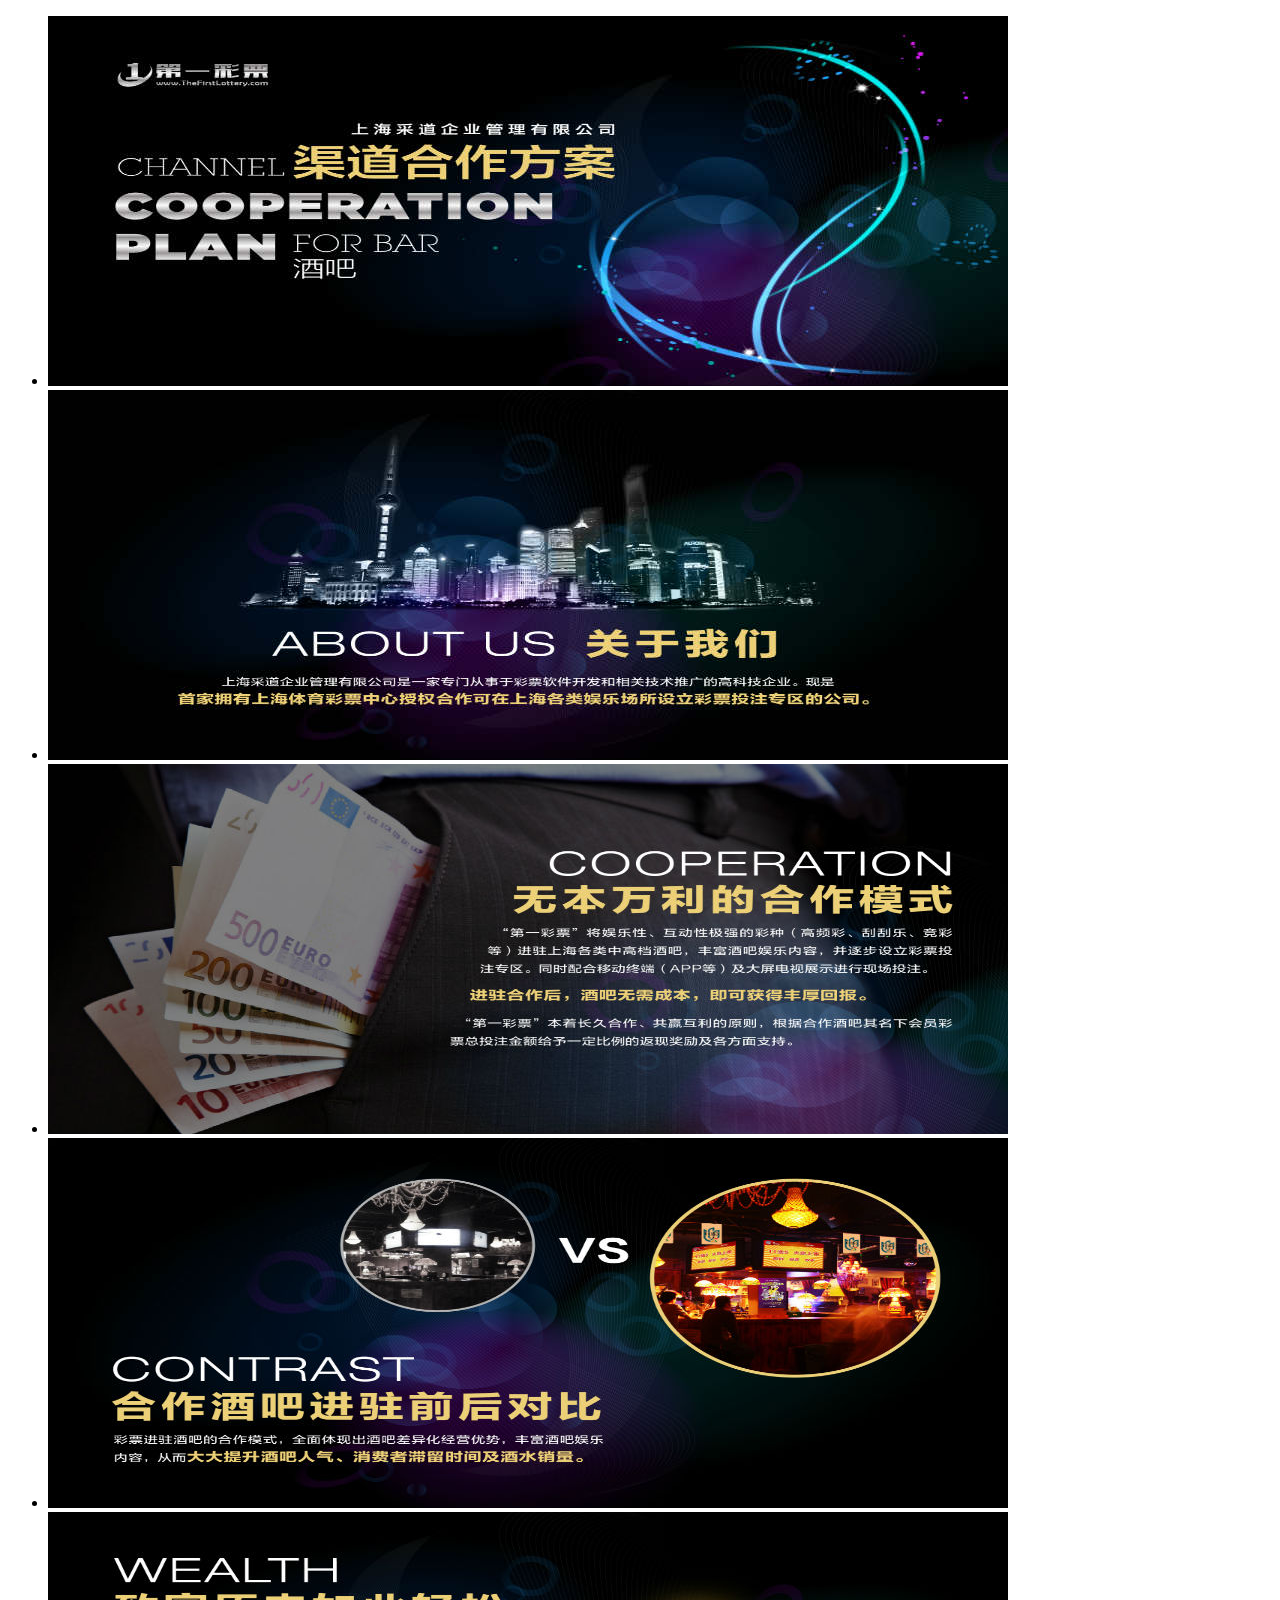
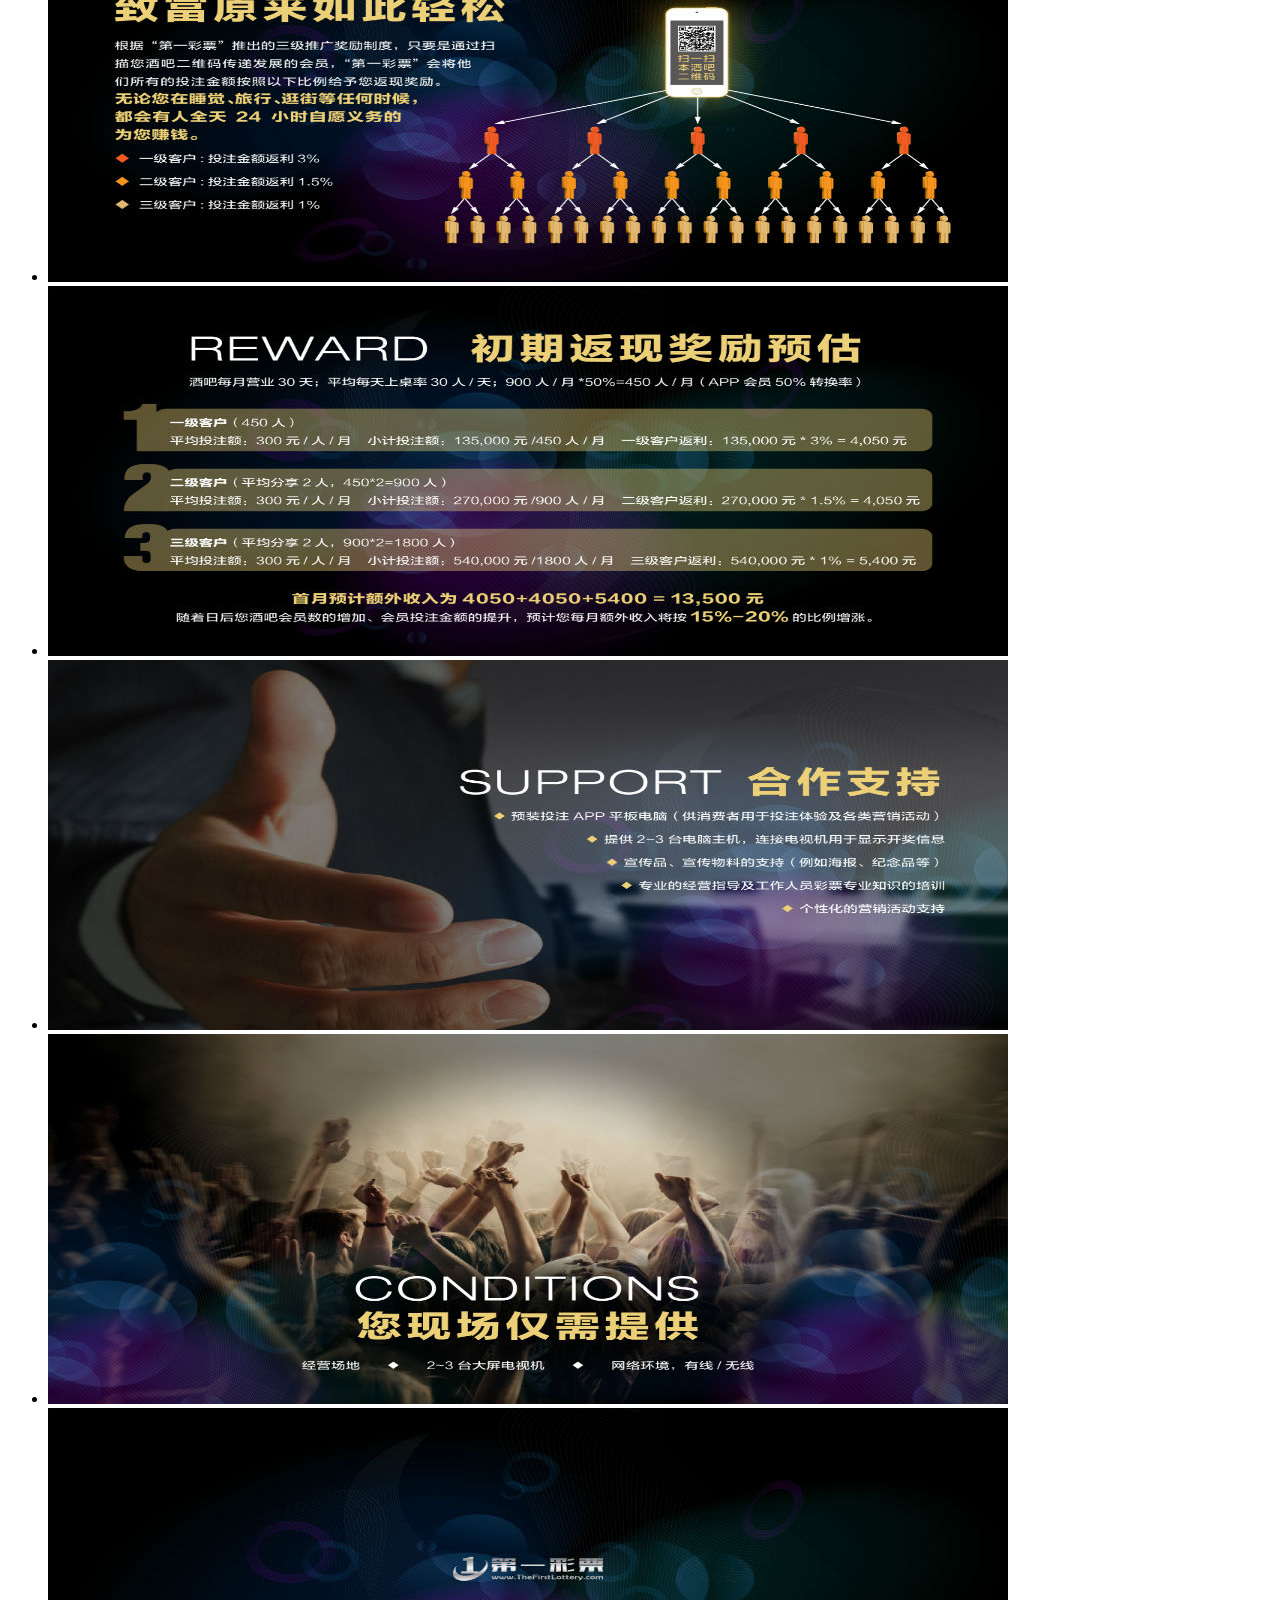
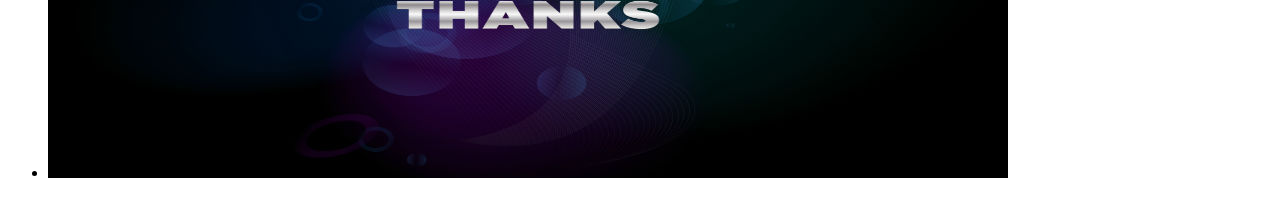
<file: web/resource/imagesilde.html>
<!DOCTYPE html>
<html>
<head lang="en">
    <meta charset="UTF-8">
    <title></title>
    <script language="text/javascript" src="jquery-2.0.3.min.js"></script>
    <script language="text/javascript" src="slide.js"></script>
</head>
<body>
<div id="mygalleryinpost" class="svw">
    <ul>
        <li><img src="picts/1.jpg" alt="my description for this image" /></li>
        <li><img src="picts/2.jpg" alt="this is my dog..." /></li>
        <li><img src="picts/3.jpg" alt="my dog eating the cat" /></li>
        <li><img src="picts/4.jpg" alt="my r/c helicopter crashing..." /></li>
        <li><img src="picts/5.jpg" alt="my r/c helicopter crashing..." /></li>
        <li><img src="picts/6.jpg" alt="my r/c helicopter crashing..." /></li>
        <li><img src="picts/7.jpg" alt="my r/c helicopter crashing..." /></li>
        <li><img src="picts/8.jpg" alt="my r/c helicopter crashing..." /></li>
        <li><img src="picts/9.jpg" alt="my r/c helicopter crashing..." /></li>
        <!--eccetera-->
    </ul>
</div>

<script type="text/javascript">
    $(window).bind("load", function() {
        $("div#mygalleryinpost").slideView()
    });
</script>
</body>
</html>
</file>
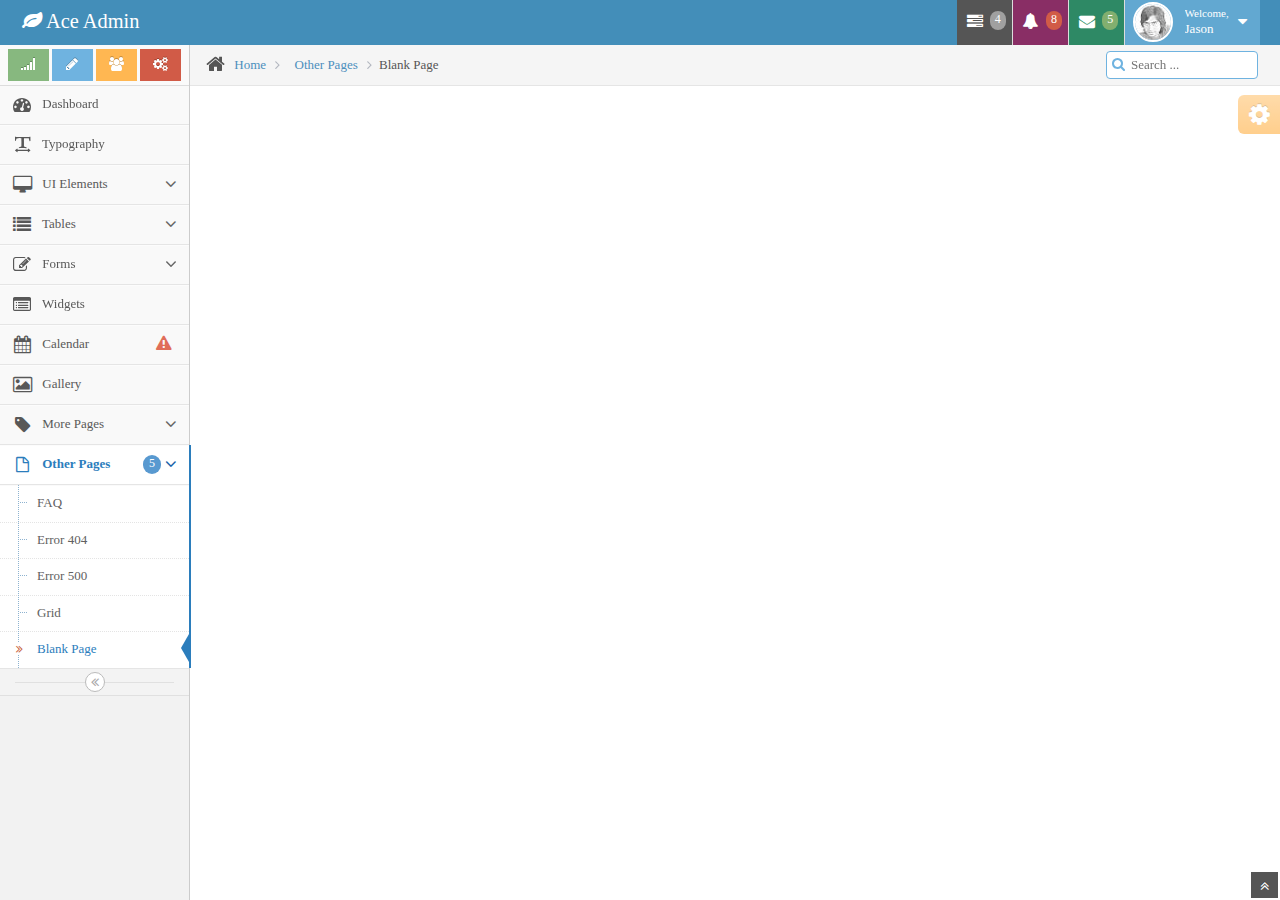
<file: web/WEB-INF/templates/AceAdmin1.2/blank.html>
<!DOCTYPE html>
<html lang="en">
<head>
    <meta charset="utf-8"/>
    <title>Blank Page - Ace Admin</title>

    <meta name="description" content=""/>
    <meta name="viewport" content="width=device-width, initial-scale=1.0"/>

    <!-- basic styles -->

    <link href="assets/css/bootstrap.min.css" rel="stylesheet"/>
    <link rel="stylesheet" href="assets/css/font-awesome.min.css"/>

    <!--[if IE 7]>
    <link rel="stylesheet" href="assets/css/font-awesome-ie7.min.css"/>
    <![endif]-->

    <!-- page specific plugin styles -->

    <!-- fonts -->
<!--Comment By Eric Ren @ 2014-06-24 09:02:38-->
    <!--<link rel="stylesheet" href="http://fonts.googleapis.com/css?family=Open+Sans:400,300"/>-->

    <!-- ace styles -->

    <link rel="stylesheet" href="assets/css/ace.min.css"/>
    <link rel="stylesheet" href="assets/css/ace-rtl.min.css"/>
    <link rel="stylesheet" href="assets/css/ace-skins.min.css"/>

    <!--[if lte IE 8]>
    <link rel="stylesheet" href="assets/css/ace-ie.min.css"/>
    <![endif]-->

    <!-- inline styles related to this page -->

    <!-- ace settings handler -->

    <script src="assets/js/ace-extra.min.js"></script>

    <!-- HTML5 shim and Respond.js IE8 support of HTML5 elements and media queries -->

    <!--[if lt IE 9]>
    <script src="assets/js/html5shiv.js"></script>
    <script src="assets/js/respond.min.js"></script>
    <![endif]-->
</head>

<body>
<div class="navbar navbar-default" id="navbar">
<script type="text/javascript">
    try {
        ace.settings.check('navbar', 'fixed')
    } catch (e) {
    }
</script>

<div class="navbar-container" id="navbar-container">
<div class="navbar-header pull-left">
    <a href="#" class="navbar-brand">
        <small>
            <i class="icon-leaf"></i>
            Ace Admin
        </small>
    </a><!-- /.brand -->
</div>
<!-- /.navbar-header -->

<div class="navbar-header pull-right" role="navigation">
<ul class="nav ace-nav">
<li class="grey">
    <a data-toggle="dropdown" class="dropdown-toggle" href="#">
        <i class="icon-tasks"></i>
        <span class="badge badge-grey">4</span>
    </a>

    <ul class="pull-right dropdown-navbar dropdown-menu dropdown-caret dropdown-close">
        <li class="dropdown-header">
            <i class="icon-ok"></i>
            4 Tasks to complete
        </li>

        <li>
            <a href="#">
                <div class="clearfix">
                    <span class="pull-left">Software Update</span>
                    <span class="pull-right">65%</span>
                </div>

                <div class="progress progress-mini ">
                    <div style="width:65%" class="progress-bar "></div>
                </div>
            </a>
        </li>

        <li>
            <a href="#">
                <div class="clearfix">
                    <span class="pull-left">Hardware Upgrade</span>
                    <span class="pull-right">35%</span>
                </div>

                <div class="progress progress-mini ">
                    <div style="width:35%" class="progress-bar progress-bar-danger"></div>
                </div>
            </a>
        </li>

        <li>
            <a href="#">
                <div class="clearfix">
                    <span class="pull-left">Unit Testing</span>
                    <span class="pull-right">15%</span>
                </div>

                <div class="progress progress-mini ">
                    <div style="width:15%" class="progress-bar progress-bar-warning"></div>
                </div>
            </a>
        </li>

        <li>
            <a href="#">
                <div class="clearfix">
                    <span class="pull-left">Bug Fixes</span>
                    <span class="pull-right">90%</span>
                </div>

                <div class="progress progress-mini progress-striped active">
                    <div style="width:90%" class="progress-bar progress-bar-success"></div>
                </div>
            </a>
        </li>

        <li>
            <a href="#">
                See tasks with details
                <i class="icon-arrow-right"></i>
            </a>
        </li>
    </ul>
</li>

<li class="purple">
    <a data-toggle="dropdown" class="dropdown-toggle" href="#">
        <i class="icon-bell-alt icon-animated-bell"></i>
        <span class="badge badge-important">8</span>
    </a>

    <ul class="pull-right dropdown-navbar navbar-pink dropdown-menu dropdown-caret dropdown-close">
        <li class="dropdown-header">
            <i class="icon-warning-sign"></i>
            8 Notifications
        </li>

        <li>
            <a href="#">
                <div class="clearfix">
											<span class="pull-left">
												<i class="btn btn-xs no-hover btn-pink icon-comment"></i>
												New Comments
											</span>
                    <span class="pull-right badge badge-info">+12</span>
                </div>
            </a>
        </li>

        <li>
            <a href="#">
                <i class="btn btn-xs btn-primary icon-user"></i>
                Bob just signed up as an editor ...
            </a>
        </li>

        <li>
            <a href="#">
                <div class="clearfix">
											<span class="pull-left">
												<i class="btn btn-xs no-hover btn-success icon-shopping-cart"></i>
												New Orders
											</span>
                    <span class="pull-right badge badge-success">+8</span>
                </div>
            </a>
        </li>

        <li>
            <a href="#">
                <div class="clearfix">
											<span class="pull-left">
												<i class="btn btn-xs no-hover btn-info icon-twitter"></i>
												Followers
											</span>
                    <span class="pull-right badge badge-info">+11</span>
                </div>
            </a>
        </li>

        <li>
            <a href="#">
                See all notifications
                <i class="icon-arrow-right"></i>
            </a>
        </li>
    </ul>
</li>

<li class="green">
    <a data-toggle="dropdown" class="dropdown-toggle" href="#">
        <i class="icon-envelope icon-animated-vertical"></i>
        <span class="badge badge-success">5</span>
    </a>

    <ul class="pull-right dropdown-navbar dropdown-menu dropdown-caret dropdown-close">
        <li class="dropdown-header">
            <i class="icon-envelope-alt"></i>
            5 Messages
        </li>

        <li>
            <a href="#">
                <img src="assets/avatars/avatar.png" class="msg-photo" alt="Alex's Avatar"/>
										<span class="msg-body">
											<span class="msg-title">
												<span class="blue">Alex:</span>
												Ciao sociis natoque penatibus et auctor ...
											</span>

											<span class="msg-time">
												<i class="icon-time"></i>
												<span>a moment ago</span>
											</span>
										</span>
            </a>
        </li>

        <li>
            <a href="#">
                <img src="assets/avatars/avatar3.png" class="msg-photo" alt="Susan's Avatar"/>
										<span class="msg-body">
											<span class="msg-title">
												<span class="blue">Susan:</span>
												Vestibulum id ligula porta felis euismod ...
											</span>

											<span class="msg-time">
												<i class="icon-time"></i>
												<span>20 minutes ago</span>
											</span>
										</span>
            </a>
        </li>

        <li>
            <a href="#">
                <img src="assets/avatars/avatar4.png" class="msg-photo" alt="Bob's Avatar"/>
										<span class="msg-body">
											<span class="msg-title">
												<span class="blue">Bob:</span>
												Nullam quis risus eget urna mollis ornare ...
											</span>

											<span class="msg-time">
												<i class="icon-time"></i>
												<span>3:15 pm</span>
											</span>
										</span>
            </a>
        </li>

        <li>
            <a href="inbox.html">
                See all messages
                <i class="icon-arrow-right"></i>
            </a>
        </li>
    </ul>
</li>

<li class="light-blue">
    <a data-toggle="dropdown" href="#" class="dropdown-toggle">
        <img class="nav-user-photo" src="assets/avatars/user.jpg" alt="Jason's Photo"/>
								<span class="user-info">
									<small>Welcome,</small>
									Jason
								</span>

        <i class="icon-caret-down"></i>
    </a>

    <ul class="user-menu pull-right dropdown-menu dropdown-yellow dropdown-caret dropdown-close">
        <li>
            <a href="#">
                <i class="icon-cog"></i>
                Settings
            </a>
        </li>

        <li>
            <a href="#">
                <i class="icon-user"></i>
                Profile
            </a>
        </li>

        <li class="divider"></li>

        <li>
            <a href="#">
                <i class="icon-off"></i>
                Logout
            </a>
        </li>
    </ul>
</li>
</ul>
<!-- /.ace-nav -->
</div>
<!-- /.navbar-header -->
</div>
<!-- /.container -->
</div>

<div class="main-container" id="main-container">
<script type="text/javascript">
    try {
        ace.settings.check('main-container', 'fixed')
    } catch (e) {
    }
</script>

<div class="main-container-inner">
<a class="menu-toggler" id="menu-toggler" href="#">
    <span class="menu-text"></span>
</a>

<div class="sidebar" id="sidebar">
<script type="text/javascript">
    try {
        ace.settings.check('sidebar', 'fixed')
    } catch (e) {
    }
</script>

<div class="sidebar-shortcuts" id="sidebar-shortcuts">
    <div class="sidebar-shortcuts-large" id="sidebar-shortcuts-large">
        <button class="btn btn-success">
            <i class="icon-signal"></i>
        </button>

        <button class="btn btn-info">
            <i class="icon-pencil"></i>
        </button>

        <button class="btn btn-warning">
            <i class="icon-group"></i>
        </button>

        <button class="btn btn-danger">
            <i class="icon-cogs"></i>
        </button>
    </div>

    <div class="sidebar-shortcuts-mini" id="sidebar-shortcuts-mini">
        <span class="btn btn-success"></span>

        <span class="btn btn-info"></span>

        <span class="btn btn-warning"></span>

        <span class="btn btn-danger"></span>
    </div>
</div>
<!-- #sidebar-shortcuts -->

<ul class="nav nav-list">
<li>
    <a href="index.html">
        <i class="icon-dashboard"></i>
        <span class="menu-text"> Dashboard </span>
    </a>
</li>

<li>
    <a href="typography.html">
        <i class="icon-text-width"></i>
        <span class="menu-text"> Typography </span>
    </a>
</li>

<li>
    <a href="#" class="dropdown-toggle">
        <i class="icon-desktop"></i>
        <span class="menu-text"> UI Elements </span>

        <b class="arrow icon-angle-down"></b>
    </a>

    <ul class="submenu">
        <li>
            <a href="elements.html">
                <i class="icon-double-angle-right"></i>
                Elements
            </a>
        </li>

        <li>
            <a href="buttons.html">
                <i class="icon-double-angle-right"></i>
                Buttons &amp; Icons
            </a>
        </li>

        <li>
            <a href="treeview.html">
                <i class="icon-double-angle-right"></i>
                Treeview
            </a>
        </li>

        <li>
            <a href="jquery-ui.html">
                <i class="icon-double-angle-right"></i>
                jQuery UI
            </a>
        </li>

        <li>
            <a href="nestable-list.html">
                <i class="icon-double-angle-right"></i>
                Nestable Lists
            </a>
        </li>

        <li>
            <a href="#" class="dropdown-toggle">
                <i class="icon-double-angle-right"></i>

                Three Level Menu
                <b class="arrow icon-angle-down"></b>
            </a>

            <ul class="submenu">
                <li>
                    <a href="#">
                        <i class="icon-leaf"></i>
                        Item #1
                    </a>
                </li>

                <li>
                    <a href="#" class="dropdown-toggle">
                        <i class="icon-pencil"></i>

                        4th level
                        <b class="arrow icon-angle-down"></b>
                    </a>

                    <ul class="submenu">
                        <li>
                            <a href="#">
                                <i class="icon-plus"></i>
                                Add Product
                            </a>
                        </li>

                        <li>
                            <a href="#">
                                <i class="icon-eye-open"></i>
                                View Products
                            </a>
                        </li>
                    </ul>
                </li>
            </ul>
        </li>
    </ul>
</li>

<li>
    <a href="#" class="dropdown-toggle">
        <i class="icon-list"></i>
        <span class="menu-text"> Tables </span>

        <b class="arrow icon-angle-down"></b>
    </a>

    <ul class="submenu">
        <li>
            <a href="tables.html">
                <i class="icon-double-angle-right"></i>
                Simple &amp; Dynamic
            </a>
        </li>

        <li>
            <a href="jqgrid.html">
                <i class="icon-double-angle-right"></i>
                jqGrid plugin
            </a>
        </li>
    </ul>
</li>

<li>
    <a href="#" class="dropdown-toggle">
        <i class="icon-edit"></i>
        <span class="menu-text"> Forms </span>

        <b class="arrow icon-angle-down"></b>
    </a>

    <ul class="submenu">
        <li>
            <a href="form-elements.html">
                <i class="icon-double-angle-right"></i>
                Form Elements
            </a>
        </li>

        <li>
            <a href="form-wizard.html">
                <i class="icon-double-angle-right"></i>
                Wizard &amp; Validation
            </a>
        </li>

        <li>
            <a href="wysiwyg.html">
                <i class="icon-double-angle-right"></i>
                Wysiwyg &amp; Markdown
            </a>
        </li>

        <li>
            <a href="dropzone.html">
                <i class="icon-double-angle-right"></i>
                Dropzone File Upload
            </a>
        </li>
    </ul>
</li>

<li>
    <a href="widgets.html">
        <i class="icon-list-alt"></i>
        <span class="menu-text"> Widgets </span>
    </a>
</li>

<li>
    <a href="calendar.html">
        <i class="icon-calendar"></i>

								<span class="menu-text">
									Calendar
									<span class="badge badge-transparent tooltip-error"
                                          title="2&nbsp;Important&nbsp;Events">
										<i class="icon-warning-sign red bigger-130"></i>
									</span>
								</span>
    </a>
</li>

<li>
    <a href="gallery.html">
        <i class="icon-picture"></i>
        <span class="menu-text"> Gallery </span>
    </a>
</li>

<li>
    <a href="#" class="dropdown-toggle">
        <i class="icon-tag"></i>
        <span class="menu-text"> More Pages </span>

        <b class="arrow icon-angle-down"></b>
    </a>

    <ul class="submenu">
        <li>
            <a href="profile.html">
                <i class="icon-double-angle-right"></i>
                User Profile
            </a>
        </li>

        <li>
            <a href="inbox.html">
                <i class="icon-double-angle-right"></i>
                Inbox
            </a>
        </li>

        <li>
            <a href="pricing.html">
                <i class="icon-double-angle-right"></i>
                Pricing Tables
            </a>
        </li>

        <li>
            <a href="invoice.html">
                <i class="icon-double-angle-right"></i>
                Invoice
            </a>
        </li>

        <li>
            <a href="timeline.html">
                <i class="icon-double-angle-right"></i>
                Timeline
            </a>
        </li>

        <li>
            <a href="login.html">
                <i class="icon-double-angle-right"></i>
                Login &amp; Register
            </a>
        </li>
    </ul>
</li>

<li class="active open">
    <a href="#" class="dropdown-toggle">
        <i class="icon-file-alt"></i>

								<span class="menu-text">
									Other Pages
									<span class="badge badge-primary ">5</span>
								</span>

        <b class="arrow icon-angle-down"></b>
    </a>

    <ul class="submenu">
        <li>
            <a href="faq.html">
                <i class="icon-double-angle-right"></i>
                FAQ
            </a>
        </li>

        <li>
            <a href="error-404.html">
                <i class="icon-double-angle-right"></i>
                Error 404
            </a>
        </li>

        <li>
            <a href="error-500.html">
                <i class="icon-double-angle-right"></i>
                Error 500
            </a>
        </li>

        <li>
            <a href="grid.html">
                <i class="icon-double-angle-right"></i>
                Grid
            </a>
        </li>

        <li class="active">
            <a href="blank.html">
                <i class="icon-double-angle-right"></i>
                Blank Page
            </a>
        </li>
    </ul>
</li>
</ul>
<!-- /.nav-list -->

<div class="sidebar-collapse" id="sidebar-collapse">
    <i class="icon-double-angle-left" data-icon1="icon-double-angle-left" data-icon2="icon-double-angle-right"></i>
</div>

<script type="text/javascript">
    try {
        ace.settings.check('sidebar', 'collapsed')
    } catch (e) {
    }
</script>
</div>

<div class="main-content">
    <div class="breadcrumbs" id="breadcrumbs">
        <script type="text/javascript">
            try {
                ace.settings.check('breadcrumbs', 'fixed')
            } catch (e) {
            }
        </script>

        <ul class="breadcrumb">
            <li>
                <i class="icon-home home-icon"></i>
                <a href="#">Home</a>
            </li>

            <li>
                <a href="#">Other Pages</a>
            </li>
            <li class="active">Blank Page</li>
        </ul>
        <!-- .breadcrumb -->

        <div class="nav-search" id="nav-search">
            <form class="form-search">
								<span class="input-icon">
									<input type="text" placeholder="Search ..." class="nav-search-input"
                                           id="nav-search-input" autocomplete="off"/>
									<i class="icon-search nav-search-icon"></i>
								</span>
            </form>
        </div>
        <!-- #nav-search -->
    </div>

    <div class="page-content">
        <div class="row">
            <div class="col-xs-12">
                <!-- PAGE CONTENT BEGINS -->

                <!-- PAGE CONTENT ENDS -->
            </div>
            <!-- /.col -->
        </div>
        <!-- /.row -->
    </div>
    <!-- /.page-content -->
</div>
<!-- /.main-content -->

<div class="ace-settings-container" id="ace-settings-container">
    <div class="btn btn-app btn-xs btn-warning ace-settings-btn" id="ace-settings-btn">
        <i class="icon-cog bigger-150"></i>
    </div>

    <div class="ace-settings-box" id="ace-settings-box">
        <div>
            <div class="pull-left">
                <select id="skin-colorpicker" class="hide">
                    <option data-skin="default" value="#438EB9">#438EB9</option>
                    <option data-skin="skin-1" value="#222A2D">#222A2D</option>
                    <option data-skin="skin-2" value="#C6487E">#C6487E</option>
                    <option data-skin="skin-3" value="#D0D0D0">#D0D0D0</option>
                </select>
            </div>
            <span>&nbsp; Choose Skin</span>
        </div>

        <div>
            <input type="checkbox" class="ace ace-checkbox-2" id="ace-settings-navbar"/>
            <label class="lbl" for="ace-settings-navbar"> Fixed Navbar</label>
        </div>

        <div>
            <input type="checkbox" class="ace ace-checkbox-2" id="ace-settings-sidebar"/>
            <label class="lbl" for="ace-settings-sidebar"> Fixed Sidebar</label>
        </div>

        <div>
            <input type="checkbox" class="ace ace-checkbox-2" id="ace-settings-breadcrumbs"/>
            <label class="lbl" for="ace-settings-breadcrumbs"> Fixed Breadcrumbs</label>
        </div>

        <div>
            <input type="checkbox" class="ace ace-checkbox-2" id="ace-settings-rtl"/>
            <label class="lbl" for="ace-settings-rtl"> Right To Left (rtl)</label>
        </div>

        <div>
            <input type="checkbox" class="ace ace-checkbox-2" id="ace-settings-add-container"/>
            <label class="lbl" for="ace-settings-add-container">
                Inside
                <b>.container</b>
            </label>
        </div>
    </div>
</div>
<!-- /#ace-settings-container -->
</div>
<!-- /.main-container-inner -->

<a href="#" id="btn-scroll-up" class="btn-scroll-up btn btn-sm btn-inverse">
    <i class="icon-double-angle-up icon-only bigger-110"></i>
</a>
</div>
<!-- /.main-container -->

<!-- basic scripts -->

<!--[if !IE]> -->
<!--Comment By Eric Ren @ 2014-06-24 09:02:38-->
<!--<script src="http://ajax.googleapis.com/ajax/libs/jquery/2.0.3/jquery.min.js"></script>-->

<!-- <![endif]-->

<!--[if IE]>
<!--Comment By Eric Ren @ 2014-06-24 09:02:38-->
<!--<script src="http://ajax.googleapis.com/ajax/libs/jquery/1.10.2/jquery.min.js"></script>-->
 <!--<![endif]&ndash;&gt;-->

<!--[if !IE]> -->

<script type="text/javascript">
    window.jQuery || document.write("<script src='assets/js/jquery-2.0.3.min.js'>" + "<" + "/script>");
</script>

<!-- <![endif]-->

<!--[if IE]>
<script type="text/javascript">
    window.jQuery || document.write("<script src='assets/js/jquery-1.10.2.min.js'>" + "<" + "/script>");
</script>
<![endif]-->

<script type="text/javascript">
    if ("ontouchend" in document) document.write("<script src='assets/js/jquery.mobile.custom.min.js'>" + "<" + "/script>");
</script>
<script src="assets/js/bootstrap.min.js"></script>
<script src="assets/js/typeahead-bs2.min.js"></script>

<!-- page specific plugin scripts -->

<!-- ace scripts -->

<script src="assets/js/ace-elements.min.js"></script>
<script src="assets/js/ace.min.js"></script>

<!-- inline scripts related to this page -->
</body>
</html>
</file>
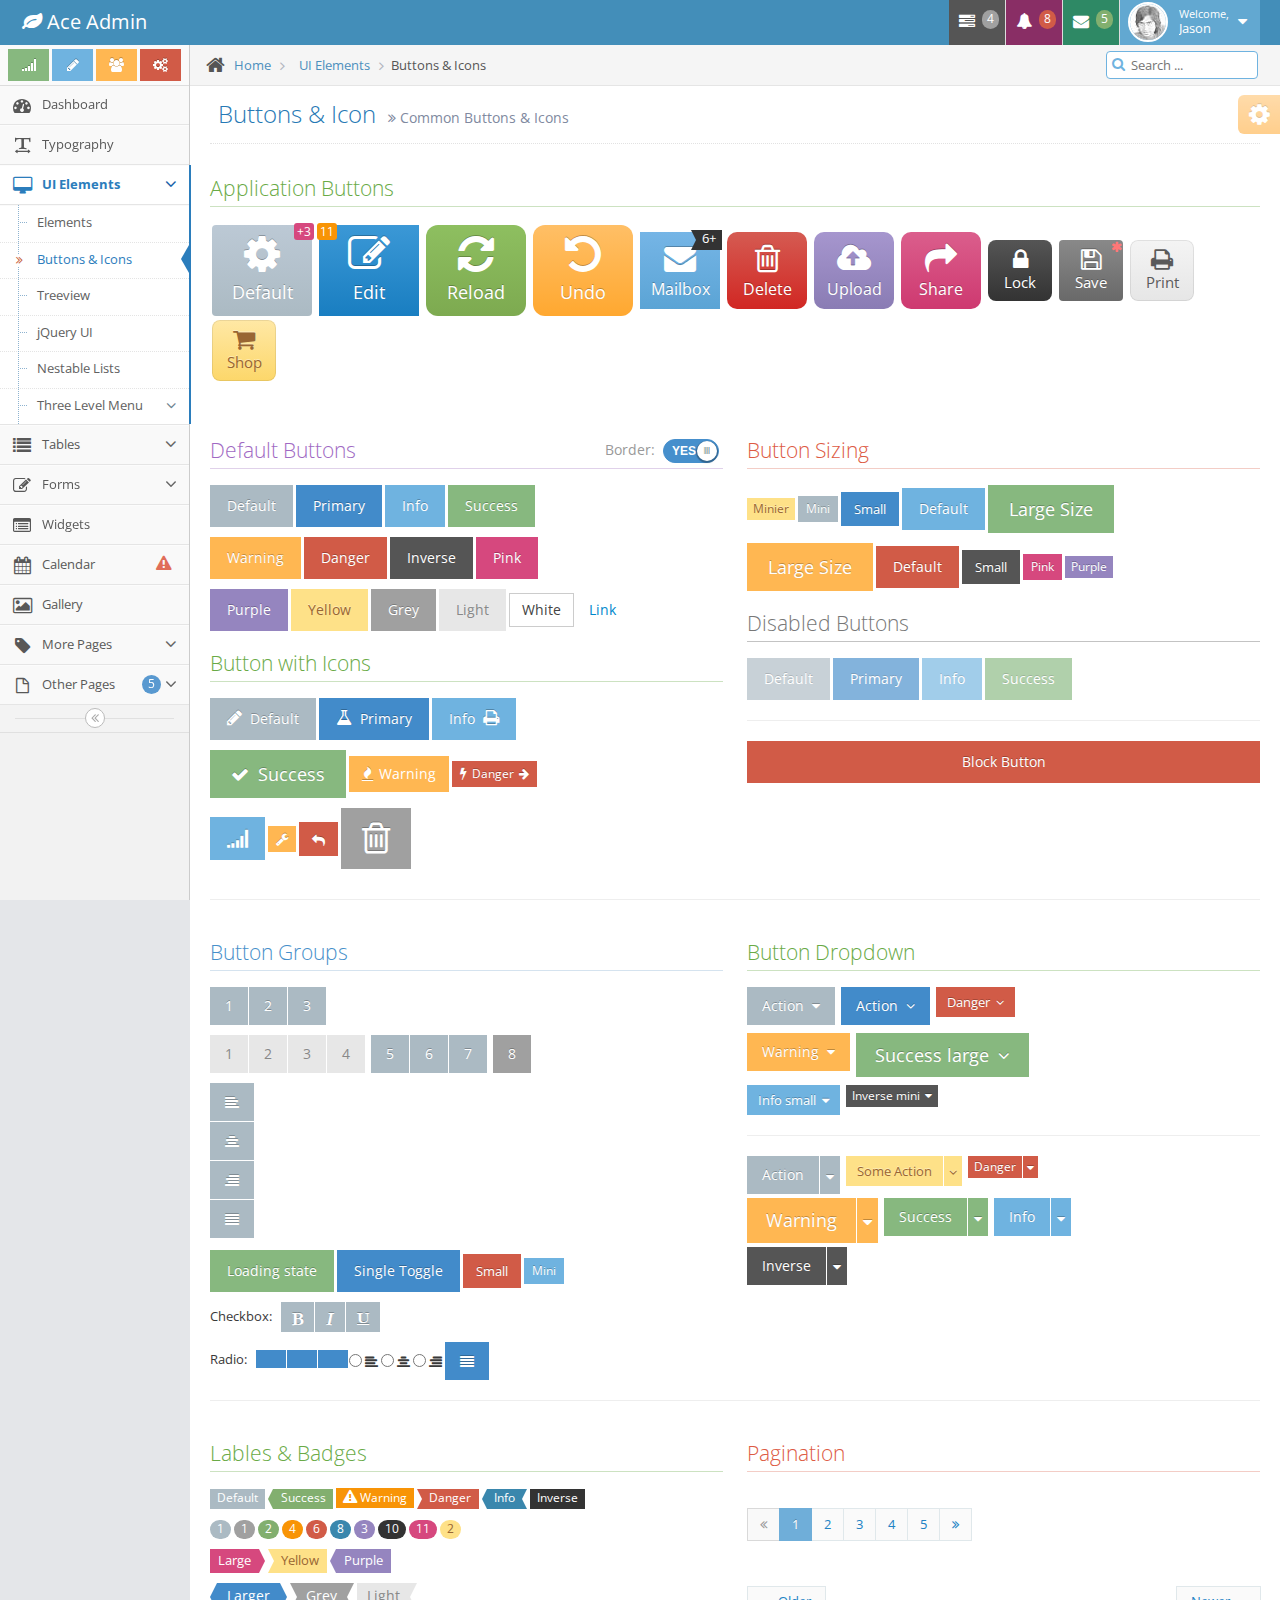
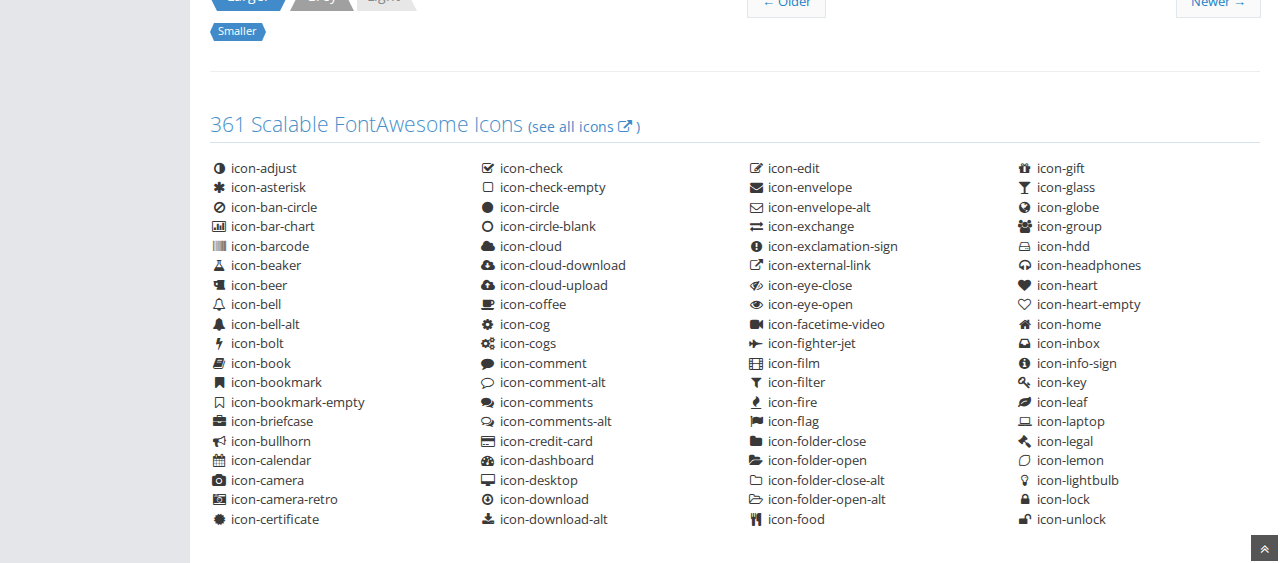
<file: web/WEB-INF/templates/AceAdmin1.2/buttons.html>
<!DOCTYPE html>
<html lang="en">
	<head>
		<meta charset="utf-8" />
		<title>Buttons &amp; Icon - Ace Admin</title>

		<meta name="description" content="Common Buttons &amp; Icons" />
		<meta name="viewport" content="width=device-width, initial-scale=1.0" />

		<!-- basic styles -->

		<link href="assets/css/bootstrap.min.css" rel="stylesheet" />
		<link rel="stylesheet" href="assets/css/font-awesome.min.css" />

		<!--[if IE 7]>
		  <link rel="stylesheet" href="assets/css/font-awesome-ie7.min.css" />
		<![endif]-->

		<!-- page specific plugin styles -->

		<!-- fonts -->

		<link rel="stylesheet" href="http://fonts.googleapis.com/css?family=Open+Sans:400,300" />

		<!-- ace styles -->

		<link rel="stylesheet" href="assets/css/ace.min.css" />
		<link rel="stylesheet" href="assets/css/ace-rtl.min.css" />
		<link rel="stylesheet" href="assets/css/ace-skins.min.css" />

		<!--[if lte IE 8]>
		  <link rel="stylesheet" href="assets/css/ace-ie.min.css" />
		<![endif]-->

		<!-- inline styles related to this page -->

		<!-- ace settings handler -->

		<script src="assets/js/ace-extra.min.js"></script>

		<!-- HTML5 shim and Respond.js IE8 support of HTML5 elements and media queries -->

		<!--[if lt IE 9]>
		<script src="assets/js/html5shiv.js"></script>
		<script src="assets/js/respond.min.js"></script>
		<![endif]-->
	</head>

	<body>
		<div class="navbar navbar-default" id="navbar">
			<script type="text/javascript">
				try{ace.settings.check('navbar' , 'fixed')}catch(e){}
			</script>

			<div class="navbar-container" id="navbar-container">
				<div class="navbar-header pull-left">
					<a href="#" class="navbar-brand">
						<small>
							<i class="icon-leaf"></i>
							Ace Admin
						</small>
					</a><!-- /.brand -->
				</div><!-- /.navbar-header -->

				<div class="navbar-header pull-right" role="navigation">
					<ul class="nav ace-nav">
						<li class="grey">
							<a data-toggle="dropdown" class="dropdown-toggle" href="#">
								<i class="icon-tasks"></i>
								<span class="badge badge-grey">4</span>
							</a>

							<ul class="pull-right dropdown-navbar dropdown-menu dropdown-caret dropdown-close">
								<li class="dropdown-header">
									<i class="icon-ok"></i>
									4 Tasks to complete
								</li>

								<li>
									<a href="#">
										<div class="clearfix">
											<span class="pull-left">Software Update</span>
											<span class="pull-right">65%</span>
										</div>

										<div class="progress progress-mini ">
											<div style="width:65%" class="progress-bar "></div>
										</div>
									</a>
								</li>

								<li>
									<a href="#">
										<div class="clearfix">
											<span class="pull-left">Hardware Upgrade</span>
											<span class="pull-right">35%</span>
										</div>

										<div class="progress progress-mini ">
											<div style="width:35%" class="progress-bar progress-bar-danger"></div>
										</div>
									</a>
								</li>

								<li>
									<a href="#">
										<div class="clearfix">
											<span class="pull-left">Unit Testing</span>
											<span class="pull-right">15%</span>
										</div>

										<div class="progress progress-mini ">
											<div style="width:15%" class="progress-bar progress-bar-warning"></div>
										</div>
									</a>
								</li>

								<li>
									<a href="#">
										<div class="clearfix">
											<span class="pull-left">Bug Fixes</span>
											<span class="pull-right">90%</span>
										</div>

										<div class="progress progress-mini progress-striped active">
											<div style="width:90%" class="progress-bar progress-bar-success"></div>
										</div>
									</a>
								</li>

								<li>
									<a href="#">
										See tasks with details
										<i class="icon-arrow-right"></i>
									</a>
								</li>
							</ul>
						</li>

						<li class="purple">
							<a data-toggle="dropdown" class="dropdown-toggle" href="#">
								<i class="icon-bell-alt icon-animated-bell"></i>
								<span class="badge badge-important">8</span>
							</a>

							<ul class="pull-right dropdown-navbar navbar-pink dropdown-menu dropdown-caret dropdown-close">
								<li class="dropdown-header">
									<i class="icon-warning-sign"></i>
									8 Notifications
								</li>

								<li>
									<a href="#">
										<div class="clearfix">
											<span class="pull-left">
												<i class="btn btn-xs no-hover btn-pink icon-comment"></i>
												New Comments
											</span>
											<span class="pull-right badge badge-info">+12</span>
										</div>
									</a>
								</li>

								<li>
									<a href="#">
										<i class="btn btn-xs btn-primary icon-user"></i>
										Bob just signed up as an editor ...
									</a>
								</li>

								<li>
									<a href="#">
										<div class="clearfix">
											<span class="pull-left">
												<i class="btn btn-xs no-hover btn-success icon-shopping-cart"></i>
												New Orders
											</span>
											<span class="pull-right badge badge-success">+8</span>
										</div>
									</a>
								</li>

								<li>
									<a href="#">
										<div class="clearfix">
											<span class="pull-left">
												<i class="btn btn-xs no-hover btn-info icon-twitter"></i>
												Followers
											</span>
											<span class="pull-right badge badge-info">+11</span>
										</div>
									</a>
								</li>

								<li>
									<a href="#">
										See all notifications
										<i class="icon-arrow-right"></i>
									</a>
								</li>
							</ul>
						</li>

						<li class="green">
							<a data-toggle="dropdown" class="dropdown-toggle" href="#">
								<i class="icon-envelope icon-animated-vertical"></i>
								<span class="badge badge-success">5</span>
							</a>

							<ul class="pull-right dropdown-navbar dropdown-menu dropdown-caret dropdown-close">
								<li class="dropdown-header">
									<i class="icon-envelope-alt"></i>
									5 Messages
								</li>

								<li>
									<a href="#">
										<img src="assets/avatars/avatar.png" class="msg-photo" alt="Alex's Avatar" />
										<span class="msg-body">
											<span class="msg-title">
												<span class="blue">Alex:</span>
												Ciao sociis natoque penatibus et auctor ...
											</span>

											<span class="msg-time">
												<i class="icon-time"></i>
												<span>a moment ago</span>
											</span>
										</span>
									</a>
								</li>

								<li>
									<a href="#">
										<img src="assets/avatars/avatar3.png" class="msg-photo" alt="Susan's Avatar" />
										<span class="msg-body">
											<span class="msg-title">
												<span class="blue">Susan:</span>
												Vestibulum id ligula porta felis euismod ...
											</span>

											<span class="msg-time">
												<i class="icon-time"></i>
												<span>20 minutes ago</span>
											</span>
										</span>
									</a>
								</li>

								<li>
									<a href="#">
										<img src="assets/avatars/avatar4.png" class="msg-photo" alt="Bob's Avatar" />
										<span class="msg-body">
											<span class="msg-title">
												<span class="blue">Bob:</span>
												Nullam quis risus eget urna mollis ornare ...
											</span>

											<span class="msg-time">
												<i class="icon-time"></i>
												<span>3:15 pm</span>
											</span>
										</span>
									</a>
								</li>

								<li>
									<a href="inbox.html">
										See all messages
										<i class="icon-arrow-right"></i>
									</a>
								</li>
							</ul>
						</li>

						<li class="light-blue">
							<a data-toggle="dropdown" href="#" class="dropdown-toggle">
								<img class="nav-user-photo" src="assets/avatars/user.jpg" alt="Jason's Photo" />
								<span class="user-info">
									<small>Welcome,</small>
									Jason
								</span>

								<i class="icon-caret-down"></i>
							</a>

							<ul class="user-menu pull-right dropdown-menu dropdown-yellow dropdown-caret dropdown-close">
								<li>
									<a href="#">
										<i class="icon-cog"></i>
										Settings
									</a>
								</li>

								<li>
									<a href="#">
										<i class="icon-user"></i>
										Profile
									</a>
								</li>

								<li class="divider"></li>

								<li>
									<a href="#">
										<i class="icon-off"></i>
										Logout
									</a>
								</li>
							</ul>
						</li>
					</ul><!-- /.ace-nav -->
				</div><!-- /.navbar-header -->
			</div><!-- /.container -->
		</div>

		<div class="main-container" id="main-container">
			<script type="text/javascript">
				try{ace.settings.check('main-container' , 'fixed')}catch(e){}
			</script>

			<div class="main-container-inner">
				<a class="menu-toggler" id="menu-toggler" href="#">
					<span class="menu-text"></span>
				</a>

				<div class="sidebar" id="sidebar">
					<script type="text/javascript">
						try{ace.settings.check('sidebar' , 'fixed')}catch(e){}
					</script>

					<div class="sidebar-shortcuts" id="sidebar-shortcuts">
						<div class="sidebar-shortcuts-large" id="sidebar-shortcuts-large">
							<button class="btn btn-success">
								<i class="icon-signal"></i>
							</button>

							<button class="btn btn-info">
								<i class="icon-pencil"></i>
							</button>

							<button class="btn btn-warning">
								<i class="icon-group"></i>
							</button>

							<button class="btn btn-danger">
								<i class="icon-cogs"></i>
							</button>
						</div>

						<div class="sidebar-shortcuts-mini" id="sidebar-shortcuts-mini">
							<span class="btn btn-success"></span>

							<span class="btn btn-info"></span>

							<span class="btn btn-warning"></span>

							<span class="btn btn-danger"></span>
						</div>
					</div><!-- #sidebar-shortcuts -->

					<ul class="nav nav-list">
						<li>
							<a href="index.html">
								<i class="icon-dashboard"></i>
								<span class="menu-text"> Dashboard </span>
							</a>
						</li>

						<li>
							<a href="typography.html">
								<i class="icon-text-width"></i>
								<span class="menu-text"> Typography </span>
							</a>
						</li>

						<li class="active open">
							<a href="#" class="dropdown-toggle">
								<i class="icon-desktop"></i>
								<span class="menu-text"> UI Elements </span>

								<b class="arrow icon-angle-down"></b>
							</a>

							<ul class="submenu">
								<li>
									<a href="elements.html">
										<i class="icon-double-angle-right"></i>
										Elements
									</a>
								</li>

								<li class="active">
									<a href="buttons.html">
										<i class="icon-double-angle-right"></i>
										Buttons &amp; Icons
									</a>
								</li>

								<li>
									<a href="treeview.html">
										<i class="icon-double-angle-right"></i>
										Treeview
									</a>
								</li>

								<li>
									<a href="jquery-ui.html">
										<i class="icon-double-angle-right"></i>
										jQuery UI
									</a>
								</li>

								<li>
									<a href="nestable-list.html">
										<i class="icon-double-angle-right"></i>
										Nestable Lists
									</a>
								</li>

								<li>
									<a href="#" class="dropdown-toggle">
										<i class="icon-double-angle-right"></i>

										Three Level Menu
										<b class="arrow icon-angle-down"></b>
									</a>

									<ul class="submenu">
										<li>
											<a href="#">
												<i class="icon-leaf"></i>
												Item #1
											</a>
										</li>

										<li>
											<a href="#" class="dropdown-toggle">
												<i class="icon-pencil"></i>

												4th level
												<b class="arrow icon-angle-down"></b>
											</a>

											<ul class="submenu">
												<li>
													<a href="#">
														<i class="icon-plus"></i>
														Add Product
													</a>
												</li>

												<li>
													<a href="#">
														<i class="icon-eye-open"></i>
														View Products
													</a>
												</li>
											</ul>
										</li>
									</ul>
								</li>
							</ul>
						</li>

						<li>
							<a href="#" class="dropdown-toggle">
								<i class="icon-list"></i>
								<span class="menu-text"> Tables </span>

								<b class="arrow icon-angle-down"></b>
							</a>

							<ul class="submenu">
								<li>
									<a href="tables.html">
										<i class="icon-double-angle-right"></i>
										Simple &amp; Dynamic
									</a>
								</li>

								<li>
									<a href="jqgrid.html">
										<i class="icon-double-angle-right"></i>
										jqGrid plugin
									</a>
								</li>
							</ul>
						</li>

						<li>
							<a href="#" class="dropdown-toggle">
								<i class="icon-edit"></i>
								<span class="menu-text"> Forms </span>

								<b class="arrow icon-angle-down"></b>
							</a>

							<ul class="submenu">
								<li>
									<a href="form-elements.html">
										<i class="icon-double-angle-right"></i>
										Form Elements
									</a>
								</li>

								<li>
									<a href="form-wizard.html">
										<i class="icon-double-angle-right"></i>
										Wizard &amp; Validation
									</a>
								</li>

								<li>
									<a href="wysiwyg.html">
										<i class="icon-double-angle-right"></i>
										Wysiwyg &amp; Markdown
									</a>
								</li>

								<li>
									<a href="dropzone.html">
										<i class="icon-double-angle-right"></i>
										Dropzone File Upload
									</a>
								</li>
							</ul>
						</li>

						<li>
							<a href="widgets.html">
								<i class="icon-list-alt"></i>
								<span class="menu-text"> Widgets </span>
							</a>
						</li>

						<li>
							<a href="calendar.html">
								<i class="icon-calendar"></i>

								<span class="menu-text">
									Calendar
									<span class="badge badge-transparent tooltip-error" title="2&nbsp;Important&nbsp;Events">
										<i class="icon-warning-sign red bigger-130"></i>
									</span>
								</span>
							</a>
						</li>

						<li>
							<a href="gallery.html">
								<i class="icon-picture"></i>
								<span class="menu-text"> Gallery </span>
							</a>
						</li>

						<li>
							<a href="#" class="dropdown-toggle">
								<i class="icon-tag"></i>
								<span class="menu-text"> More Pages </span>

								<b class="arrow icon-angle-down"></b>
							</a>

							<ul class="submenu">
								<li>
									<a href="profile.html">
										<i class="icon-double-angle-right"></i>
										User Profile
									</a>
								</li>

								<li>
									<a href="inbox.html">
										<i class="icon-double-angle-right"></i>
										Inbox
									</a>
								</li>

								<li>
									<a href="pricing.html">
										<i class="icon-double-angle-right"></i>
										Pricing Tables
									</a>
								</li>

								<li>
									<a href="invoice.html">
										<i class="icon-double-angle-right"></i>
										Invoice
									</a>
								</li>

								<li>
									<a href="timeline.html">
										<i class="icon-double-angle-right"></i>
										Timeline
									</a>
								</li>

								<li>
									<a href="login.html">
										<i class="icon-double-angle-right"></i>
										Login &amp; Register
									</a>
								</li>
							</ul>
						</li>

						<li>
							<a href="#" class="dropdown-toggle">
								<i class="icon-file-alt"></i>

								<span class="menu-text">
									Other Pages
									<span class="badge badge-primary ">5</span>
								</span>

								<b class="arrow icon-angle-down"></b>
							</a>

							<ul class="submenu">
								<li>
									<a href="faq.html">
										<i class="icon-double-angle-right"></i>
										FAQ
									</a>
								</li>

								<li>
									<a href="error-404.html">
										<i class="icon-double-angle-right"></i>
										Error 404
									</a>
								</li>

								<li>
									<a href="error-500.html">
										<i class="icon-double-angle-right"></i>
										Error 500
									</a>
								</li>

								<li>
									<a href="grid.html">
										<i class="icon-double-angle-right"></i>
										Grid
									</a>
								</li>

								<li>
									<a href="blank.html">
										<i class="icon-double-angle-right"></i>
										Blank Page
									</a>
								</li>
							</ul>
						</li>
					</ul><!-- /.nav-list -->

					<div class="sidebar-collapse" id="sidebar-collapse">
						<i class="icon-double-angle-left" data-icon1="icon-double-angle-left" data-icon2="icon-double-angle-right"></i>
					</div>

					<script type="text/javascript">
						try{ace.settings.check('sidebar' , 'collapsed')}catch(e){}
					</script>
				</div>

				<div class="main-content">
					<div class="breadcrumbs" id="breadcrumbs">
						<script type="text/javascript">
							try{ace.settings.check('breadcrumbs' , 'fixed')}catch(e){}
						</script>

						<ul class="breadcrumb">
							<li>
								<i class="icon-home home-icon"></i>
								<a href="#">Home</a>
							</li>

							<li>
								<a href="#">UI Elements</a>
							</li>
							<li class="active">Buttons &amp; Icons</li>
						</ul><!-- .breadcrumb -->

						<div class="nav-search" id="nav-search">
							<form class="form-search">
								<span class="input-icon">
									<input type="text" placeholder="Search ..." class="nav-search-input" id="nav-search-input" autocomplete="off" />
									<i class="icon-search nav-search-icon"></i>
								</span>
							</form>
						</div><!-- #nav-search -->
					</div>

					<div class="page-content">
						<div class="page-header">
							<h1>
								Buttons &amp; Icon
								<small>
									<i class="icon-double-angle-right"></i>
									Common Buttons &amp; Icons
								</small>
							</h1>
						</div><!-- /.page-header -->

						<div class="row">
							<div class="col-xs-12">
								<!-- PAGE CONTENT BEGINS -->

								<div class="row">
									<div class="col-xs-12">
										<h3 class="header smaller lighter green">Application Buttons</h3>

										<p>
											<a href="#" class="btn btn-default btn-app radius-4">
												<i class="icon-cog bigger-230"></i>
												Default
												<span class="badge badge-pink">+3</span>
											</a>

											<a href="#" class="btn btn-app btn-primary no-radius">
												<i class="icon-edit bigger-230"></i>
												Edit
												<span class="badge badge-warning badge-left">11</span>
											</a>

											<a href="#" class="btn btn-app btn-success">
												<i class="icon-refresh bigger-230"></i>
												Reload
											</a>

											<button class="btn btn-app btn-warning">
												<i class="icon-undo bigger-230"></i>
												Undo
											</button>

											<a href="#" class="btn btn-app btn-info btn-sm no-radius">
												<i class="icon-envelope bigger-200"></i>
												Mailbox
												<span class="label label-inverse arrowed-in">6+</span>
											</a>

											<button class="btn btn-app btn-danger btn-sm">
												<i class="icon-trash bigger-200"></i>
												Delete
											</button>

											<button class="btn btn-app btn-purple btn-sm">
												<i class="icon-cloud-upload bigger-200"></i>
												Upload
											</button>

											<button class="btn btn-app btn-pink btn-sm">
												<i class="icon-share-alt bigger-200"></i>
												Share
											</button>

											<button class="btn btn-app btn-inverse btn-xs">
												<i class="icon-lock bigger-160"></i>
												Lock
											</button>

											<button class="btn btn-app btn-grey btn-xs radius-4">
												<i class="icon-save bigger-160"></i>

												Save
												<span class="badge badge-transparent">
													<i class="light-red icon-asterisk"></i>
												</span>
											</button>

											<button class="btn btn-app btn-light btn-xs">
												<i class="icon-print bigger-160"></i>
												Print
											</button>

											<a href="#" class="btn btn-app btn-yellow btn-xs">
												<i class="icon-shopping-cart bigger-160"></i>
												Shop
											</a>
										</p>
									</div>
								</div>

								<div class="space"></div>

								<div class="row">
									<div class="col-sm-6" id="default-buttons">
										<h3 class="row-fluid header smaller lighter purple">
											<span class="span7"> Default Buttons </span><!-- /span -->

											<span class="span5">
												<label class="pull-right inline">
													<small class="muted">Border:</small>

													<input id="id-button-borders" checked="" type="checkbox" class="ace ace-switch ace-switch-5" />
													<span class="lbl"></span>
												</label>
											</span><!-- /span -->
										</h3>

										<p>
											<button class="btn">Default </button>
											<button class="btn btn-primary">Primary</button>
											<button class="btn btn-info">Info</button>
											<button class="btn btn-success">Success</button>
										</p>

										<p>
											<button class="btn btn-warning">Warning</button>
											<button class="btn btn-danger">Danger</button>
											<button class="btn btn-inverse">Inverse</button>
											<button class="btn btn-pink">Pink</button>
										</p>

										<p>
											<button class="btn btn-purple">Purple</button>
											<button class="btn btn-yellow">Yellow</button>
											<button class="btn btn-grey">Grey</button>
											<button class="btn btn-light">Light</button>
											<button class="btn btn-white">White</button>
											<button class="btn btn-link">Link</button>
										</p>
										<h3 class="header smaller lighter green">Button with Icons</h3>

										<p>
											<button class="btn">
												<i class="icon-pencil align-top bigger-125"></i>
												Default
											</button>

											<button class="btn btn-primary">
												<i class="icon-beaker align-top bigger-125"></i>
												Primary
											</button>

											<button class="btn btn-info">
												Info
												<i class="icon-print  align-top bigger-125 icon-on-right"></i>
											</button>
										</p>

										<p>
											<button class="btn btn-lg btn-success">
												<i class="icon-ok"></i>
												Success
											</button>

											<button class="btn btn-sm btn-warning">
												<i class="icon-fire bigger-110"></i>
												<span class="bigger-110 no-text-shadow">Warning</span>
											</button>

											<button class="btn btn-xs btn-danger">
												<i class="icon-bolt bigger-110"></i>

												Danger
												<i class="icon-arrow-right icon-on-right"></i>
											</button>
										</p>

										<p>
											<button class="btn btn-info">
												<i class="icon-signal icon-only bigger-150"></i>
											</button>

											<button class="btn btn-warning btn-xs">
												<i class="icon-wrench  bigger-110 icon-only"></i>
											</button>

											<button class="btn btn-danger btn-sm">
												<i class="icon-reply icon-only"></i>
											</button>

											<button class="btn btn-grey btn-lg">
												<i class="icon-trash icon-2x icon-only"></i>
											</button>
										</p>
									</div><!-- /span -->

									<div class="col-sm-6">
										<h3 class="header smaller lighter red">Button Sizing</h3>

										<p>
											<button class="btn btn-minier btn-yellow">Minier</button>
											<button class="btn btn-xs">Mini</button>
											<button class="btn btn-sm btn-primary">Small</button>
											<button class="btn btn-info">Default</button>
											<button class="btn btn-lg btn-success">Large Size</button>
										</p>

										<p>
											<button class="btn btn-warning btn-lg">Large Size</button>
											<button class="btn btn-danger">Default</button>
											<button class="btn btn-sm btn-inverse">Small</button>
											<button class="btn btn-xs btn-pink">Pink</button>
											<button class="btn btn-minier btn-purple">Purple</button>
										</p>
										<h3 class="header smaller lighter grey">Disabled Buttons</h3>

										<p>
											<button class="btn disabled">Default </button>
											<button class="btn disabled btn-primary">Primary</button>
											<button class="btn disabled btn-info">Info</button>
											<button class="btn disabled btn-success">Success</button>
										</p>

										<hr />
										<p>
											<button class="btn btn-danger btn-block">Block Button</button>
										</p>
									</div><!-- /span -->
								</div><!-- /row -->

								<hr />
								<div class="row">
									<div class="col-sm-6">
										<h3 class="header smaller lighter blue">Button Groups</h3>

										<p></p>
										<div class="btn-group">
											<button class="btn">1</button>
											<button class="btn">2</button>
											<button class="btn">3</button>
										</div>
										

										<p></p>
										<div class="btn-toolbar">
											<div class="btn-group">
												<button class="btn btn-light">1</button>
												<button class="btn btn-light">2</button>
												<button class="btn btn-light">3</button>
												<button class="btn btn-light">4</button>
											</div>

											<div class="btn-group">
												<button class="btn">5</button>
												<button class="btn">6</button>
												<button class="btn">7</button>
											</div>

											<div class="btn-group">
												<button class="btn btn-grey">8</button>
											</div>
										</div>
										

										<p></p>
										<div class="btn-group btn-group-vertical">
											<button class="btn" type="button">
												<i class="icon-only icon-align-left"></i>
											</button>

											<button class="btn" type="button">
												<i class="icon-only icon-align-center"></i>
											</button>

											<button class="btn" type="button">
												<i class="icon-only icon-align-right"></i>
											</button>

											<button class="btn" type="button">
												<i class="icon-only icon-align-justify"></i>
											</button>
										</div>

										<div class="space-6"></div>
										

										<p>
											<button id="loading-btn" type="button" class="btn btn-success" data-loading-text="Loading...">Loading state</button>
											<button type="button" class="btn btn-primary" data-toggle="button">Single Toggle</button>
											<button type="button" class="btn btn-sm btn-danger" data-toggle="button">Small</button>
											<button type="button" class="btn btn-xs btn-info" data-toggle="button">Mini</button>
										</p>

										<p></p>
										<div>
											<span>Checkbox: &nbsp;</span>

											<div data-toggle="buttons" class="btn-group">
												<label class="btn btn-sm">
													<input type="checkbox" value="1" />
													<i class="icon-only icon-bold bigger-110"></i>
												</label>

												<label class="btn btn-sm">
													<input type="checkbox" value="2" />
													<i class="icon-only icon-italic bigger-110"></i>
												</label>

												<label class="btn btn-sm">
													<input type="checkbox" value="3" />
													<i class="icon-only icon-underline bigger-110"></i>
												</label>
											</div>
										</div>
										

										<p></p>
										<div>
											<span>Radio: &nbsp;</span>

											<div data-toggle="buttons" class="btn-group">
												<button class="btn btn-primary" type="button">  </button>

												<input type="radio" value="1" />
												<i class="icon-only icon-align-left"></i>
												<button class="btn btn-primary" type="button">  </button>

												<input type="radio" value="2" />
												<i class="icon-only icon-align-center"></i>
												<button class="btn btn-primary" type="button">  </button>

												<input type="radio" value="3" />
												<i class="icon-only icon-align-right"></i>
											</div>

											<button class="btn btn-primary" type="button" data-toggle="button">
												<i class="icon-only icon-align-justify"></i>
											</button>
										</div>
										
									</div><!-- /span -->

									<div class="col-sm-6">
										<h3 class="header smaller lighter green">Button Dropdown</h3>

										<p></p>
										<div class="btn-toolbar">
											<div class="btn-group">
												<button data-toggle="dropdown" class="btn dropdown-toggle">
													Action
													<span class="icon-caret-down icon-on-right"></span>
												</button>

												<ul class="dropdown-menu dropdown-default">
													<li>
														<a href="#">Action</a>
													</li>

													<li>
														<a href="#">Another action</a>
													</li>

													<li>
														<a href="#">Something else here</a>
													</li>

													<li class="divider"></li>

													<li>
														<a href="#">Separated link</a>
													</li>
												</ul>
											</div><!-- /btn-group -->

											<div class="btn-group">
												<button data-toggle="dropdown" class="btn btn-primary dropdown-toggle">
													Action
													<i class="icon-angle-down icon-on-right"></i>
												</button>

												<ul class="dropdown-menu">
													<li>
														<a href="#">Action</a>
													</li>

													<li>
														<a href="#">Another action</a>
													</li>

													<li>
														<a href="#">Something else here</a>
													</li>

													<li class="divider"></li>

													<li>
														<a href="#">Separated link</a>
													</li>
												</ul>
											</div><!-- /btn-group -->

											<div class="btn-group">
												<button data-toggle="dropdown" class="btn btn-sm btn-danger dropdown-toggle">
													Danger
													<i class="icon-angle-down icon-on-right"></i>
												</button>

												<ul class="dropdown-menu dropdown-danger">
													<li>
														<a href="#">Action</a>
													</li>

													<li>
														<a href="#">Another action</a>
													</li>

													<li>
														<a href="#">Something else here</a>
													</li>

													<li class="divider"></li>

													<li>
														<a href="#">Separated link</a>
													</li>
												</ul>
											</div><!-- /btn-group -->
										</div>

										<div class="space-4"></div>

										<div class="btn-toolbar">
											<div class="btn-group">
												<button data-toggle="dropdown" class="btn btn-warning dropdown-toggle">
													Warning
													<span class="icon-caret-down icon-on-right"></span>
												</button>

												<ul class="dropdown-menu dropdown-warning">
													<li>
														<a href="#">Action</a>
													</li>

													<li>
														<a href="#">Another action</a>
													</li>

													<li>
														<a href="#">Something else here</a>
													</li>

													<li class="divider"></li>

													<li>
														<a href="#">Separated link</a>
													</li>
												</ul>
											</div><!-- /btn-group -->

											<div class="btn-group">
												<button data-toggle="dropdown" class="btn btn-success btn-lg dropdown-toggle">
													Success large
													<i class="icon-angle-down icon-on-right"></i>
												</button>

												<ul class="dropdown-menu dropdown-success pull-right">
													<li>
														<a href="#">Action</a>
													</li>

													<li>
														<a href="#">Another action</a>
													</li>

													<li>
														<a href="#">Something else here</a>
													</li>

													<li class="divider"></li>

													<li>
														<a href="#">Separated link</a>
													</li>
												</ul>
											</div><!-- /btn-group -->
										</div>

										<div class="space-4"></div>

										<div class="btn-toolbar">
											<div class="btn-group">
												<button data-toggle="dropdown" class="btn btn-info btn-sm dropdown-toggle">
													Info small
													<span class="icon-caret-down icon-on-right"></span>
												</button>

												<ul class="dropdown-menu dropdown-info pull-right">
													<li>
														<a href="#">Action</a>
													</li>

													<li>
														<a href="#">Another action</a>
													</li>

													<li>
														<a href="#">Something else here</a>
													</li>

													<li class="divider"></li>

													<li>
														<a href="#">Separated link</a>
													</li>
												</ul>
											</div><!-- /btn-group -->

											<div class="btn-group">
												<button data-toggle="dropdown" class="btn btn-inverse btn-xs dropdown-toggle">
													Inverse mini
													<span class="icon-caret-down icon-on-right"></span>
												</button>

												<ul class="dropdown-menu dropdown-inverse">
													<li>
														<a href="#">Action</a>
													</li>

													<li>
														<a href="#">Another action</a>
													</li>

													<li>
														<a href="#">Something else here</a>
													</li>

													<li class="divider"></li>

													<li>
														<a href="#">Separated link</a>
													</li>
												</ul>
											</div><!-- /btn-group -->
										</div>

										<hr />
										

										<p></p>
										<div class="btn-toolbar">
											<div class="btn-group">
												<button class="btn">Action</button>

												<button data-toggle="dropdown" class="btn dropdown-toggle">
													<span class="icon-caret-down icon-only"></span>
												</button>

												<ul class="dropdown-menu">
													<li>
														<a href="#">Action</a>
													</li>

													<li>
														<a href="#">Another action</a>
													</li>

													<li>
														<a href="#">Something else here</a>
													</li>

													<li class="divider"></li>

													<li>
														<a href="#">Separated link</a>
													</li>
												</ul>
											</div><!-- /btn-group -->

											<div class="btn-group">
												<button class="btn btn-sm btn-yellow">Some Action</button>

												<button data-toggle="dropdown" class="btn btn-sm btn-yellow dropdown-toggle">
													<i class="icon-angle-down icon-only"></i>
												</button>

												<ul class="dropdown-menu dropdown-yellow">
													<li>
														<a href="#">Action</a>
													</li>

													<li>
														<a href="#">Another action</a>
													</li>

													<li>
														<a href="#">Something else here</a>
													</li>

													<li class="divider"></li>

													<li>
														<a href="#">Separated link</a>
													</li>
												</ul>
											</div><!-- /btn-group -->

											<div class="btn-group dropup">
												<button class="btn btn-xs btn-danger">Danger</button>

												<button data-toggle="dropdown" class="btn btn-xs btn-danger dropdown-toggle">
													<span class="icon-caret-down icon-only"></span>
												</button>

												<ul class="dropdown-menu dropdown-danger">
													<li>
														<a href="#">Action</a>
													</li>

													<li>
														<a href="#">Another action</a>
													</li>

													<li>
														<a href="#">Something else here</a>
													</li>

													<li class="divider"></li>

													<li>
														<a href="#">Separated link</a>
													</li>
												</ul>
											</div><!-- /btn-group -->
										</div>

										<div class="space-2"></div>

										<div class="btn-toolbar">
											<div class="btn-group">
												<button class="btn btn-lg btn-warning">Warning</button>

												<button data-toggle="dropdown" class="btn btn-lg btn-warning dropdown-toggle">
													<span class="icon-caret-down icon-only smaller-90"></span>
												</button>

												<ul class="dropdown-menu dropdown-warning">
													<li>
														<a href="#">Action</a>
													</li>

													<li>
														<a href="#">Another action</a>
													</li>

													<li>
														<a href="#">Something else here</a>
													</li>

													<li class="divider"></li>

													<li>
														<a href="#">Separated link</a>
													</li>
												</ul>
											</div><!-- /btn-group -->

											<div class="btn-group">
												<button class="btn btn-success">Success</button>

												<button data-toggle="dropdown" class="btn btn-success dropdown-toggle">
													<span class="icon-caret-down icon-only"></span>
												</button>

												<ul class="dropdown-menu dropdown-success">
													<li>
														<a href="#">Action</a>
													</li>

													<li>
														<a href="#">Another action</a>
													</li>

													<li>
														<a href="#">Something else here</a>
													</li>

													<li class="divider"></li>

													<li>
														<a href="#">Separated link</a>
													</li>
												</ul>
											</div><!-- /btn-group -->

											<div class="btn-group">
												<button class="btn btn-info">Info</button>

												<button data-toggle="dropdown" class="btn btn-info dropdown-toggle">
													<span class="icon-caret-down icon-only"></span>
												</button>

												<ul class="dropdown-menu dropdown-info pull-right">
													<li>
														<a href="#">Action</a>
													</li>

													<li>
														<a href="#">Another action</a>
													</li>

													<li>
														<a href="#">Something else here</a>
													</li>

													<li class="divider"></li>

													<li>
														<a href="#">Separated link</a>
													</li>
												</ul>
											</div><!-- /btn-group -->
										</div>

										<div class="space-2"></div>

										<div class="btn-toolbar">
											<div class="btn-group">
												<button class="btn btn-inverse">Inverse</button>

												<button data-toggle="dropdown" class="btn btn-inverse dropdown-toggle">
													<span class="icon-caret-down icon-only"></span>
												</button>

												<ul class="dropdown-menu dropdown-inverse">
													<li>
														<a href="#">Action</a>
													</li>

													<li>
														<a href="#">Another action</a>
													</li>

													<li>
														<a href="#">Something else here</a>
													</li>

													<li class="divider"></li>

													<li>
														<a href="#">Separated link</a>
													</li>
												</ul>
											</div><!-- /btn-group -->
										</div>
										
									</div><!-- /span -->
								</div><!-- /row -->

								<hr />
								<div class="row">
									<div class="col-sm-6">
										<h3 class="header smaller lighter green">Lables & Badges</h3>

										<p>
											<span class="label">Default</span>
											<span class="label label-success arrowed">Success</span>

											<span class="label label-warning">
												<i class="icon-warning-sign bigger-120"></i>
												Warning
											</span>
											<span class="label label-danger arrowed-in">Danger</span>
											<span class="label label-info arrowed-in-right arrowed">Info</span>
											<span class="label label-inverse">Inverse</span>
										</p>

										<p>
											<span class="badge">1</span>
											<span class="badge badge-grey">1</span>
											<span class="badge badge-success">2</span>
											<span class="badge badge-warning">4</span>
											<span class="badge badge-danger">6</span>
											<span class="badge badge-info">8</span>
											<span class="badge badge-purple">3</span>
											<span class="badge badge-inverse">10</span>
											<span class="badge badge-pink">11</span>
											<span class="badge badge-yellow">2</span>
										</p>

										<p>
											<span class="label label-lg label-pink arrowed-right">Large</span>
											<span class="label label-lg label-yellow arrowed-in">Yellow</span>
											<span class="label label-lg label-purple arrowed">Purple</span>
										</p>

										<p>
											<span class="label label-xlg label-primary arrowed arrowed-right">Larger</span>
											<span class="label label-xlg label-grey arrowed-in-right arrowed-in">Grey</span>
											<span class="label label-xlg label-light arrowed-in-right">Light</span>
										</p>

										<p>
											<span class="label label-sm label-primary arrowed arrowed-right">Smaller</span>
										</p>
									</div><!-- /span -->

									<div class="col-sm-6">
										<h3 class="header smaller lighter red">Pagination</h3>

										<div>
											<ul class="pagination">
												<li class="disabled">
													<a href="#">
														<i class="icon-double-angle-left"></i>
													</a>
												</li>

												<li class="active">
													<a href="#">1</a>
												</li>

												<li>
													<a href="#">2</a>
												</li>

												<li>
													<a href="#">3</a>
												</li>

												<li>
													<a href="#">4</a>
												</li>

												<li>
													<a href="#">5</a>
												</li>

												<li>
													<a href="#">
														<i class="icon-double-angle-right"></i>
													</a>
												</li>
											</ul>
										</div>

										<p></p>
										<ul class="pager">
											<li class="previous">
												<a href="#">&larr; Older</a>
											</li>

											<li class="next">
												<a href="#">Newer &rarr;</a>
											</li>
										</ul>
										
									</div><!-- /span -->
								</div><!-- /row -->

								<hr />
								<div class="row">
									<div class="col-xs-12">
										<h3 class="header smaller lighter blue">
											361 Scalable FontAwesome Icons
											<small>
												<a href="http://fontawesome.io/icons/" target="_blank">
													(see all icons
													<i class="icon-external-link"></i>
													)
												</a>
											</small>
										</h3>
									</div>

									<div class="col-xs-6 col-sm-3">
										<ul class="list-unstyled">
											<li>
												<i class="icon-adjust"></i>
												icon-adjust
											</li>

											<li>
												<i class="icon-asterisk"></i>
												icon-asterisk
											</li>

											<li>
												<i class="icon-ban-circle"></i>
												icon-ban-circle
											</li>

											<li>
												<i class="icon-bar-chart"></i>
												icon-bar-chart
											</li>

											<li>
												<i class="icon-barcode"></i>
												icon-barcode
											</li>

											<li>
												<i class="icon-beaker"></i>
												icon-beaker
											</li>

											<li>
												<i class="icon-beer"></i>
												icon-beer
											</li>

											<li>
												<i class="icon-bell"></i>
												icon-bell
											</li>

											<li>
												<i class="icon-bell-alt"></i>
												icon-bell-alt
											</li>

											<li>
												<i class="icon-bolt"></i>
												icon-bolt
											</li>

											<li>
												<i class="icon-book"></i>
												icon-book
											</li>

											<li>
												<i class="icon-bookmark"></i>
												icon-bookmark
											</li>

											<li>
												<i class="icon-bookmark-empty"></i>
												icon-bookmark-empty
											</li>

											<li>
												<i class="icon-briefcase"></i>
												icon-briefcase
											</li>

											<li>
												<i class="icon-bullhorn"></i>
												icon-bullhorn
											</li>

											<li>
												<i class="icon-calendar"></i>
												icon-calendar
											</li>

											<li>
												<i class="icon-camera"></i>
												icon-camera
											</li>

											<li>
												<i class="icon-camera-retro"></i>
												icon-camera-retro
											</li>

											<li>
												<i class="icon-certificate"></i>
												icon-certificate
											</li>
										</ul>
									</div>

									<div class="col-xs-6 col-sm-3">
										<ul class="list-unstyled">
											<li>
												<i class="icon-check"></i>
												icon-check
											</li>

											<li>
												<i class="icon-check-empty"></i>
												icon-check-empty
											</li>

											<li>
												<i class="icon-circle"></i>
												icon-circle
											</li>

											<li>
												<i class="icon-circle-blank"></i>
												icon-circle-blank
											</li>

											<li>
												<i class="icon-cloud"></i>
												icon-cloud
											</li>

											<li>
												<i class="icon-cloud-download"></i>
												icon-cloud-download
											</li>

											<li>
												<i class="icon-cloud-upload"></i>
												icon-cloud-upload
											</li>

											<li>
												<i class="icon-coffee"></i>
												icon-coffee
											</li>

											<li>
												<i class="icon-cog"></i>
												icon-cog
											</li>

											<li>
												<i class="icon-cogs"></i>
												icon-cogs
											</li>

											<li>
												<i class="icon-comment"></i>
												icon-comment
											</li>

											<li>
												<i class="icon-comment-alt"></i>
												icon-comment-alt
											</li>

											<li>
												<i class="icon-comments"></i>
												icon-comments
											</li>

											<li>
												<i class="icon-comments-alt"></i>
												icon-comments-alt
											</li>

											<li>
												<i class="icon-credit-card"></i>
												icon-credit-card
											</li>

											<li>
												<i class="icon-dashboard"></i>
												icon-dashboard
											</li>

											<li>
												<i class="icon-desktop"></i>
												icon-desktop
											</li>

											<li>
												<i class="icon-download"></i>
												icon-download
											</li>

											<li>
												<i class="icon-download-alt"></i>
												icon-download-alt
											</li>
										</ul>
									</div>

									<div class="col-xs-6 col-sm-3">
										<ul class="list-unstyled">
											<li>
												<i class="icon-edit"></i>
												icon-edit
											</li>

											<li>
												<i class="icon-envelope"></i>
												icon-envelope
											</li>

											<li>
												<i class="icon-envelope-alt"></i>
												icon-envelope-alt
											</li>

											<li>
												<i class="icon-exchange"></i>
												icon-exchange
											</li>

											<li>
												<i class="icon-exclamation-sign"></i>
												icon-exclamation-sign
											</li>

											<li>
												<i class="icon-external-link"></i>
												icon-external-link
											</li>

											<li>
												<i class="icon-eye-close"></i>
												icon-eye-close
											</li>

											<li>
												<i class="icon-eye-open"></i>
												icon-eye-open
											</li>

											<li>
												<i class="icon-facetime-video"></i>
												icon-facetime-video
											</li>

											<li>
												<i class="icon-fighter-jet"></i>
												icon-fighter-jet
											</li>

											<li>
												<i class="icon-film"></i>
												icon-film
											</li>

											<li>
												<i class="icon-filter"></i>
												icon-filter
											</li>

											<li>
												<i class="icon-fire"></i>
												icon-fire
											</li>

											<li>
												<i class="icon-flag"></i>
												icon-flag
											</li>

											<li>
												<i class="icon-folder-close"></i>
												icon-folder-close
											</li>

											<li>
												<i class="icon-folder-open"></i>
												icon-folder-open
											</li>

											<li>
												<i class="icon-folder-close-alt"></i>
												icon-folder-close-alt
											</li>

											<li>
												<i class="icon-folder-open-alt"></i>
												icon-folder-open-alt
											</li>

											<li>
												<i class="icon-food"></i>
												icon-food
											</li>
										</ul>
									</div>

									<div class="col-xs-6 col-sm-3">
										<ul class="list-unstyled">
											<li>
												<i class="icon-gift"></i>
												icon-gift
											</li>

											<li>
												<i class="icon-glass"></i>
												icon-glass
											</li>

											<li>
												<i class="icon-globe"></i>
												icon-globe
											</li>

											<li>
												<i class="icon-group"></i>
												icon-group
											</li>

											<li>
												<i class="icon-hdd"></i>
												icon-hdd
											</li>

											<li>
												<i class="icon-headphones"></i>
												icon-headphones
											</li>

											<li>
												<i class="icon-heart"></i>
												icon-heart
											</li>

											<li>
												<i class="icon-heart-empty"></i>
												icon-heart-empty
											</li>

											<li>
												<i class="icon-home"></i>
												icon-home
											</li>

											<li>
												<i class="icon-inbox"></i>
												icon-inbox
											</li>

											<li>
												<i class="icon-info-sign"></i>
												icon-info-sign
											</li>

											<li>
												<i class="icon-key"></i>
												icon-key
											</li>

											<li>
												<i class="icon-leaf"></i>
												icon-leaf
											</li>

											<li>
												<i class="icon-laptop"></i>
												icon-laptop
											</li>

											<li>
												<i class="icon-legal"></i>
												icon-legal
											</li>

											<li>
												<i class="icon-lemon"></i>
												icon-lemon
											</li>

											<li>
												<i class="icon-lightbulb"></i>
												icon-lightbulb
											</li>

											<li>
												<i class="icon-lock"></i>
												icon-lock
											</li>

											<li>
												<i class="icon-unlock"></i>
												icon-unlock
											</li>
										</ul>
									</div>
								</div>

								<!-- PAGE CONTENT ENDS -->
							</div><!-- /.col -->
						</div><!-- /.row -->
					</div><!-- /.page-content -->
				</div><!-- /.main-content -->

				<div class="ace-settings-container" id="ace-settings-container">
					<div class="btn btn-app btn-xs btn-warning ace-settings-btn" id="ace-settings-btn">
						<i class="icon-cog bigger-150"></i>
					</div>

					<div class="ace-settings-box" id="ace-settings-box">
						<div>
							<div class="pull-left">
								<select id="skin-colorpicker" class="hide">
									<option data-skin="default" value="#438EB9">#438EB9</option>
									<option data-skin="skin-1" value="#222A2D">#222A2D</option>
									<option data-skin="skin-2" value="#C6487E">#C6487E</option>
									<option data-skin="skin-3" value="#D0D0D0">#D0D0D0</option>
								</select>
							</div>
							<span>&nbsp; Choose Skin</span>
						</div>

						<div>
							<input type="checkbox" class="ace ace-checkbox-2" id="ace-settings-navbar" />
							<label class="lbl" for="ace-settings-navbar"> Fixed Navbar</label>
						</div>

						<div>
							<input type="checkbox" class="ace ace-checkbox-2" id="ace-settings-sidebar" />
							<label class="lbl" for="ace-settings-sidebar"> Fixed Sidebar</label>
						</div>

						<div>
							<input type="checkbox" class="ace ace-checkbox-2" id="ace-settings-breadcrumbs" />
							<label class="lbl" for="ace-settings-breadcrumbs"> Fixed Breadcrumbs</label>
						</div>

						<div>
							<input type="checkbox" class="ace ace-checkbox-2" id="ace-settings-rtl" />
							<label class="lbl" for="ace-settings-rtl"> Right To Left (rtl)</label>
						</div>

						<div>
							<input type="checkbox" class="ace ace-checkbox-2" id="ace-settings-add-container" />
							<label class="lbl" for="ace-settings-add-container">
								Inside
								<b>.container</b>
							</label>
						</div>
					</div>
				</div><!-- /#ace-settings-container -->
			</div><!-- /.main-container-inner -->

			<a href="#" id="btn-scroll-up" class="btn-scroll-up btn btn-sm btn-inverse">
				<i class="icon-double-angle-up icon-only bigger-110"></i>
			</a>
		</div><!-- /.main-container -->

		<!-- basic scripts -->

		<!--[if !IE]> -->

		<script src="http://ajax.googleapis.com/ajax/libs/jquery/2.0.3/jquery.min.js"></script>

		<!-- <![endif]-->

		<!--[if IE]>
<script src="http://ajax.googleapis.com/ajax/libs/jquery/1.10.2/jquery.min.js"></script>
<![endif]-->

		<!--[if !IE]> -->

		<script type="text/javascript">
			window.jQuery || document.write("<script src='assets/js/jquery-2.0.3.min.js'>"+"<"+"/script>");
		</script>

		<!-- <![endif]-->

		<!--[if IE]>
<script type="text/javascript">
 window.jQuery || document.write("<script src='assets/js/jquery-1.10.2.min.js'>"+"<"+"/script>");
</script>
<![endif]-->

		<script type="text/javascript">
			if("ontouchend" in document) document.write("<script src='assets/js/jquery.mobile.custom.min.js'>"+"<"+"/script>");
		</script>
		<script src="assets/js/bootstrap.min.js"></script>
		<script src="assets/js/typeahead-bs2.min.js"></script>

		<!-- page specific plugin scripts -->

		<!-- ace scripts -->

		<script src="assets/js/ace-elements.min.js"></script>
		<script src="assets/js/ace.min.js"></script>

		<!-- inline scripts related to this page -->

		<script type="text/javascript">
			jQuery(function($) {
				$('#loading-btn').on(ace.click_event, function () {
					var btn = $(this);
					btn.button('loading')
					setTimeout(function () {
						btn.button('reset')
					}, 2000)
				});
			
				$('#id-button-borders').attr('checked' , 'checked').on('click', function(){
						$('#default-buttons .btn').toggleClass('no-border');
				});
			})
		</script>
	</body>
</html>
</file>
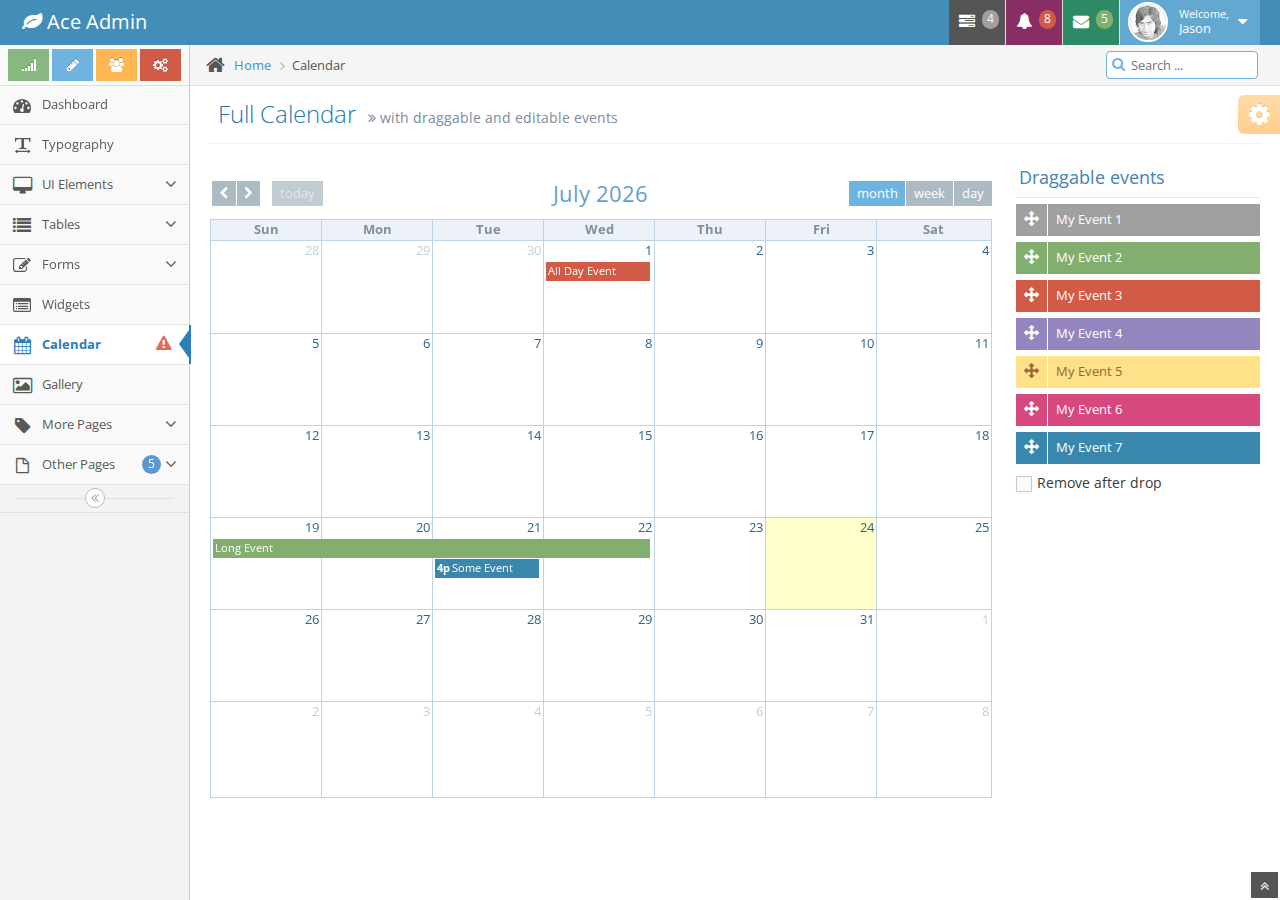
<file: web/WEB-INF/templates/AceAdmin1.2/calendar.html>
<!DOCTYPE html>
<html lang="en">
	<head>
		<meta charset="utf-8" />
		<title>Full Calendar - Ace Admin</title>

		<meta name="description" content="with draggable and editable events" />
		<meta name="viewport" content="width=device-width, initial-scale=1.0" />

		<!-- basic styles -->

		<link href="assets/css/bootstrap.min.css" rel="stylesheet" />
		<link rel="stylesheet" href="assets/css/font-awesome.min.css" />

		<!--[if IE 7]>
		  <link rel="stylesheet" href="assets/css/font-awesome-ie7.min.css" />
		<![endif]-->

		<!-- page specific plugin styles -->

		<link rel="stylesheet" href="assets/css/fullcalendar.css" />

		<!-- fonts -->

		<link rel="stylesheet" href="http://fonts.googleapis.com/css?family=Open+Sans:400,300" />

		<!-- ace styles -->

		<link rel="stylesheet" href="assets/css/ace.min.css" />
		<link rel="stylesheet" href="assets/css/ace-rtl.min.css" />
		<link rel="stylesheet" href="assets/css/ace-skins.min.css" />

		<!--[if lte IE 8]>
		  <link rel="stylesheet" href="assets/css/ace-ie.min.css" />
		<![endif]-->

		<!-- inline styles related to this page -->

		<!-- ace settings handler -->

		<script src="assets/js/ace-extra.min.js"></script>

		<!-- HTML5 shim and Respond.js IE8 support of HTML5 elements and media queries -->

		<!--[if lt IE 9]>
		<script src="assets/js/html5shiv.js"></script>
		<script src="assets/js/respond.min.js"></script>
		<![endif]-->
	</head>

	<body>
		<div class="navbar navbar-default" id="navbar">
			<script type="text/javascript">
				try{ace.settings.check('navbar' , 'fixed')}catch(e){}
			</script>

			<div class="navbar-container" id="navbar-container">
				<div class="navbar-header pull-left">
					<a href="#" class="navbar-brand">
						<small>
							<i class="icon-leaf"></i>
							Ace Admin
						</small>
					</a><!-- /.brand -->
				</div><!-- /.navbar-header -->

				<div class="navbar-header pull-right" role="navigation">
					<ul class="nav ace-nav">
						<li class="grey">
							<a data-toggle="dropdown" class="dropdown-toggle" href="#">
								<i class="icon-tasks"></i>
								<span class="badge badge-grey">4</span>
							</a>

							<ul class="pull-right dropdown-navbar dropdown-menu dropdown-caret dropdown-close">
								<li class="dropdown-header">
									<i class="icon-ok"></i>
									4 Tasks to complete
								</li>

								<li>
									<a href="#">
										<div class="clearfix">
											<span class="pull-left">Software Update</span>
											<span class="pull-right">65%</span>
										</div>

										<div class="progress progress-mini ">
											<div style="width:65%" class="progress-bar "></div>
										</div>
									</a>
								</li>

								<li>
									<a href="#">
										<div class="clearfix">
											<span class="pull-left">Hardware Upgrade</span>
											<span class="pull-right">35%</span>
										</div>

										<div class="progress progress-mini ">
											<div style="width:35%" class="progress-bar progress-bar-danger"></div>
										</div>
									</a>
								</li>

								<li>
									<a href="#">
										<div class="clearfix">
											<span class="pull-left">Unit Testing</span>
											<span class="pull-right">15%</span>
										</div>

										<div class="progress progress-mini ">
											<div style="width:15%" class="progress-bar progress-bar-warning"></div>
										</div>
									</a>
								</li>

								<li>
									<a href="#">
										<div class="clearfix">
											<span class="pull-left">Bug Fixes</span>
											<span class="pull-right">90%</span>
										</div>

										<div class="progress progress-mini progress-striped active">
											<div style="width:90%" class="progress-bar progress-bar-success"></div>
										</div>
									</a>
								</li>

								<li>
									<a href="#">
										See tasks with details
										<i class="icon-arrow-right"></i>
									</a>
								</li>
							</ul>
						</li>

						<li class="purple">
							<a data-toggle="dropdown" class="dropdown-toggle" href="#">
								<i class="icon-bell-alt icon-animated-bell"></i>
								<span class="badge badge-important">8</span>
							</a>

							<ul class="pull-right dropdown-navbar navbar-pink dropdown-menu dropdown-caret dropdown-close">
								<li class="dropdown-header">
									<i class="icon-warning-sign"></i>
									8 Notifications
								</li>

								<li>
									<a href="#">
										<div class="clearfix">
											<span class="pull-left">
												<i class="btn btn-xs no-hover btn-pink icon-comment"></i>
												New Comments
											</span>
											<span class="pull-right badge badge-info">+12</span>
										</div>
									</a>
								</li>

								<li>
									<a href="#">
										<i class="btn btn-xs btn-primary icon-user"></i>
										Bob just signed up as an editor ...
									</a>
								</li>

								<li>
									<a href="#">
										<div class="clearfix">
											<span class="pull-left">
												<i class="btn btn-xs no-hover btn-success icon-shopping-cart"></i>
												New Orders
											</span>
											<span class="pull-right badge badge-success">+8</span>
										</div>
									</a>
								</li>

								<li>
									<a href="#">
										<div class="clearfix">
											<span class="pull-left">
												<i class="btn btn-xs no-hover btn-info icon-twitter"></i>
												Followers
											</span>
											<span class="pull-right badge badge-info">+11</span>
										</div>
									</a>
								</li>

								<li>
									<a href="#">
										See all notifications
										<i class="icon-arrow-right"></i>
									</a>
								</li>
							</ul>
						</li>

						<li class="green">
							<a data-toggle="dropdown" class="dropdown-toggle" href="#">
								<i class="icon-envelope icon-animated-vertical"></i>
								<span class="badge badge-success">5</span>
							</a>

							<ul class="pull-right dropdown-navbar dropdown-menu dropdown-caret dropdown-close">
								<li class="dropdown-header">
									<i class="icon-envelope-alt"></i>
									5 Messages
								</li>

								<li>
									<a href="#">
										<img src="assets/avatars/avatar.png" class="msg-photo" alt="Alex's Avatar" />
										<span class="msg-body">
											<span class="msg-title">
												<span class="blue">Alex:</span>
												Ciao sociis natoque penatibus et auctor ...
											</span>

											<span class="msg-time">
												<i class="icon-time"></i>
												<span>a moment ago</span>
											</span>
										</span>
									</a>
								</li>

								<li>
									<a href="#">
										<img src="assets/avatars/avatar3.png" class="msg-photo" alt="Susan's Avatar" />
										<span class="msg-body">
											<span class="msg-title">
												<span class="blue">Susan:</span>
												Vestibulum id ligula porta felis euismod ...
											</span>

											<span class="msg-time">
												<i class="icon-time"></i>
												<span>20 minutes ago</span>
											</span>
										</span>
									</a>
								</li>

								<li>
									<a href="#">
										<img src="assets/avatars/avatar4.png" class="msg-photo" alt="Bob's Avatar" />
										<span class="msg-body">
											<span class="msg-title">
												<span class="blue">Bob:</span>
												Nullam quis risus eget urna mollis ornare ...
											</span>

											<span class="msg-time">
												<i class="icon-time"></i>
												<span>3:15 pm</span>
											</span>
										</span>
									</a>
								</li>

								<li>
									<a href="inbox.html">
										See all messages
										<i class="icon-arrow-right"></i>
									</a>
								</li>
							</ul>
						</li>

						<li class="light-blue">
							<a data-toggle="dropdown" href="#" class="dropdown-toggle">
								<img class="nav-user-photo" src="assets/avatars/user.jpg" alt="Jason's Photo" />
								<span class="user-info">
									<small>Welcome,</small>
									Jason
								</span>

								<i class="icon-caret-down"></i>
							</a>

							<ul class="user-menu pull-right dropdown-menu dropdown-yellow dropdown-caret dropdown-close">
								<li>
									<a href="#">
										<i class="icon-cog"></i>
										Settings
									</a>
								</li>

								<li>
									<a href="#">
										<i class="icon-user"></i>
										Profile
									</a>
								</li>

								<li class="divider"></li>

								<li>
									<a href="#">
										<i class="icon-off"></i>
										Logout
									</a>
								</li>
							</ul>
						</li>
					</ul><!-- /.ace-nav -->
				</div><!-- /.navbar-header -->
			</div><!-- /.container -->
		</div>

		<div class="main-container" id="main-container">
			<script type="text/javascript">
				try{ace.settings.check('main-container' , 'fixed')}catch(e){}
			</script>

			<div class="main-container-inner">
				<a class="menu-toggler" id="menu-toggler" href="#">
					<span class="menu-text"></span>
				</a>

				<div class="sidebar" id="sidebar">
					<script type="text/javascript">
						try{ace.settings.check('sidebar' , 'fixed')}catch(e){}
					</script>

					<div class="sidebar-shortcuts" id="sidebar-shortcuts">
						<div class="sidebar-shortcuts-large" id="sidebar-shortcuts-large">
							<button class="btn btn-success">
								<i class="icon-signal"></i>
							</button>

							<button class="btn btn-info">
								<i class="icon-pencil"></i>
							</button>

							<button class="btn btn-warning">
								<i class="icon-group"></i>
							</button>

							<button class="btn btn-danger">
								<i class="icon-cogs"></i>
							</button>
						</div>

						<div class="sidebar-shortcuts-mini" id="sidebar-shortcuts-mini">
							<span class="btn btn-success"></span>

							<span class="btn btn-info"></span>

							<span class="btn btn-warning"></span>

							<span class="btn btn-danger"></span>
						</div>
					</div><!-- #sidebar-shortcuts -->

					<ul class="nav nav-list">
						<li>
							<a href="index.html">
								<i class="icon-dashboard"></i>
								<span class="menu-text"> Dashboard </span>
							</a>
						</li>

						<li>
							<a href="typography.html">
								<i class="icon-text-width"></i>
								<span class="menu-text"> Typography </span>
							</a>
						</li>

						<li>
							<a href="#" class="dropdown-toggle">
								<i class="icon-desktop"></i>
								<span class="menu-text"> UI Elements </span>

								<b class="arrow icon-angle-down"></b>
							</a>

							<ul class="submenu">
								<li>
									<a href="elements.html">
										<i class="icon-double-angle-right"></i>
										Elements
									</a>
								</li>

								<li>
									<a href="buttons.html">
										<i class="icon-double-angle-right"></i>
										Buttons &amp; Icons
									</a>
								</li>

								<li>
									<a href="treeview.html">
										<i class="icon-double-angle-right"></i>
										Treeview
									</a>
								</li>

								<li>
									<a href="jquery-ui.html">
										<i class="icon-double-angle-right"></i>
										jQuery UI
									</a>
								</li>

								<li>
									<a href="nestable-list.html">
										<i class="icon-double-angle-right"></i>
										Nestable Lists
									</a>
								</li>

								<li>
									<a href="#" class="dropdown-toggle">
										<i class="icon-double-angle-right"></i>

										Three Level Menu
										<b class="arrow icon-angle-down"></b>
									</a>

									<ul class="submenu">
										<li>
											<a href="#">
												<i class="icon-leaf"></i>
												Item #1
											</a>
										</li>

										<li>
											<a href="#" class="dropdown-toggle">
												<i class="icon-pencil"></i>

												4th level
												<b class="arrow icon-angle-down"></b>
											</a>

											<ul class="submenu">
												<li>
													<a href="#">
														<i class="icon-plus"></i>
														Add Product
													</a>
												</li>

												<li>
													<a href="#">
														<i class="icon-eye-open"></i>
														View Products
													</a>
												</li>
											</ul>
										</li>
									</ul>
								</li>
							</ul>
						</li>

						<li>
							<a href="#" class="dropdown-toggle">
								<i class="icon-list"></i>
								<span class="menu-text"> Tables </span>

								<b class="arrow icon-angle-down"></b>
							</a>

							<ul class="submenu">
								<li>
									<a href="tables.html">
										<i class="icon-double-angle-right"></i>
										Simple &amp; Dynamic
									</a>
								</li>

								<li>
									<a href="jqgrid.html">
										<i class="icon-double-angle-right"></i>
										jqGrid plugin
									</a>
								</li>
							</ul>
						</li>

						<li>
							<a href="#" class="dropdown-toggle">
								<i class="icon-edit"></i>
								<span class="menu-text"> Forms </span>

								<b class="arrow icon-angle-down"></b>
							</a>

							<ul class="submenu">
								<li>
									<a href="form-elements.html">
										<i class="icon-double-angle-right"></i>
										Form Elements
									</a>
								</li>

								<li>
									<a href="form-wizard.html">
										<i class="icon-double-angle-right"></i>
										Wizard &amp; Validation
									</a>
								</li>

								<li>
									<a href="wysiwyg.html">
										<i class="icon-double-angle-right"></i>
										Wysiwyg &amp; Markdown
									</a>
								</li>

								<li>
									<a href="dropzone.html">
										<i class="icon-double-angle-right"></i>
										Dropzone File Upload
									</a>
								</li>
							</ul>
						</li>

						<li>
							<a href="widgets.html">
								<i class="icon-list-alt"></i>
								<span class="menu-text"> Widgets </span>
							</a>
						</li>

						<li class="active">
							<a href="calendar.html">
								<i class="icon-calendar"></i>

								<span class="menu-text">
									Calendar
									<span class="badge badge-transparent tooltip-error" title="2&nbsp;Important&nbsp;Events">
										<i class="icon-warning-sign red bigger-130"></i>
									</span>
								</span>
							</a>
						</li>

						<li>
							<a href="gallery.html">
								<i class="icon-picture"></i>
								<span class="menu-text"> Gallery </span>
							</a>
						</li>

						<li>
							<a href="#" class="dropdown-toggle">
								<i class="icon-tag"></i>
								<span class="menu-text"> More Pages </span>

								<b class="arrow icon-angle-down"></b>
							</a>

							<ul class="submenu">
								<li>
									<a href="profile.html">
										<i class="icon-double-angle-right"></i>
										User Profile
									</a>
								</li>

								<li>
									<a href="inbox.html">
										<i class="icon-double-angle-right"></i>
										Inbox
									</a>
								</li>

								<li>
									<a href="pricing.html">
										<i class="icon-double-angle-right"></i>
										Pricing Tables
									</a>
								</li>

								<li>
									<a href="invoice.html">
										<i class="icon-double-angle-right"></i>
										Invoice
									</a>
								</li>

								<li>
									<a href="timeline.html">
										<i class="icon-double-angle-right"></i>
										Timeline
									</a>
								</li>

								<li>
									<a href="login.html">
										<i class="icon-double-angle-right"></i>
										Login &amp; Register
									</a>
								</li>
							</ul>
						</li>

						<li>
							<a href="#" class="dropdown-toggle">
								<i class="icon-file-alt"></i>

								<span class="menu-text">
									Other Pages
									<span class="badge badge-primary ">5</span>
								</span>

								<b class="arrow icon-angle-down"></b>
							</a>

							<ul class="submenu">
								<li>
									<a href="faq.html">
										<i class="icon-double-angle-right"></i>
										FAQ
									</a>
								</li>

								<li>
									<a href="error-404.html">
										<i class="icon-double-angle-right"></i>
										Error 404
									</a>
								</li>

								<li>
									<a href="error-500.html">
										<i class="icon-double-angle-right"></i>
										Error 500
									</a>
								</li>

								<li>
									<a href="grid.html">
										<i class="icon-double-angle-right"></i>
										Grid
									</a>
								</li>

								<li>
									<a href="blank.html">
										<i class="icon-double-angle-right"></i>
										Blank Page
									</a>
								</li>
							</ul>
						</li>
					</ul><!-- /.nav-list -->

					<div class="sidebar-collapse" id="sidebar-collapse">
						<i class="icon-double-angle-left" data-icon1="icon-double-angle-left" data-icon2="icon-double-angle-right"></i>
					</div>

					<script type="text/javascript">
						try{ace.settings.check('sidebar' , 'collapsed')}catch(e){}
					</script>
				</div>

				<div class="main-content">
					<div class="breadcrumbs" id="breadcrumbs">
						<script type="text/javascript">
							try{ace.settings.check('breadcrumbs' , 'fixed')}catch(e){}
						</script>

						<ul class="breadcrumb">
							<li>
								<i class="icon-home home-icon"></i>
								<a href="#">Home</a>
							</li>
							<li class="active">Calendar</li>
						</ul><!-- .breadcrumb -->

						<div class="nav-search" id="nav-search">
							<form class="form-search">
								<span class="input-icon">
									<input type="text" placeholder="Search ..." class="nav-search-input" id="nav-search-input" autocomplete="off" />
									<i class="icon-search nav-search-icon"></i>
								</span>
							</form>
						</div><!-- #nav-search -->
					</div>

					<div class="page-content">
						<div class="page-header">
							<h1>
								Full Calendar
								<small>
									<i class="icon-double-angle-right"></i>
									with draggable and editable events
								</small>
							</h1>
						</div><!-- /.page-header -->

						<div class="row">
							<div class="col-xs-12">
								<!-- PAGE CONTENT BEGINS -->

								<div class="row">
									<div class="col-sm-9">
										<div class="space"></div>

										<div id="calendar"></div>
									</div>

									<div class="col-sm-3">
										<div class="widget-box transparent">
											<div class="widget-header">
												<h4>Draggable events</h4>
											</div>

											<div class="widget-body">
												<div class="widget-main no-padding">
													<div id="external-events">
														<div class="external-event label-grey" data-class="label-grey">
															<i class="icon-move"></i>
															My Event 1
														</div>

														<div class="external-event label-success" data-class="label-success">
															<i class="icon-move"></i>
															My Event 2
														</div>

														<div class="external-event label-danger" data-class="label-danger">
															<i class="icon-move"></i>
															My Event 3
														</div>

														<div class="external-event label-purple" data-class="label-purple">
															<i class="icon-move"></i>
															My Event 4
														</div>

														<div class="external-event label-yellow" data-class="label-yellow">
															<i class="icon-move"></i>
															My Event 5
														</div>

														<div class="external-event label-pink" data-class="label-pink">
															<i class="icon-move"></i>
															My Event 6
														</div>

														<div class="external-event label-info" data-class="label-info">
															<i class="icon-move"></i>
															My Event 7
														</div>

														<label>
															<input type="checkbox" class="ace ace-checkbox" id="drop-remove" />
															<span class="lbl"> Remove after drop</span>
														</label>
													</div>
												</div>
											</div>
										</div>
									</div>
								</div>

								<!-- PAGE CONTENT ENDS -->
							</div><!-- /.col -->
						</div><!-- /.row -->
					</div><!-- /.page-content -->
				</div><!-- /.main-content -->

				<div class="ace-settings-container" id="ace-settings-container">
					<div class="btn btn-app btn-xs btn-warning ace-settings-btn" id="ace-settings-btn">
						<i class="icon-cog bigger-150"></i>
					</div>

					<div class="ace-settings-box" id="ace-settings-box">
						<div>
							<div class="pull-left">
								<select id="skin-colorpicker" class="hide">
									<option data-skin="default" value="#438EB9">#438EB9</option>
									<option data-skin="skin-1" value="#222A2D">#222A2D</option>
									<option data-skin="skin-2" value="#C6487E">#C6487E</option>
									<option data-skin="skin-3" value="#D0D0D0">#D0D0D0</option>
								</select>
							</div>
							<span>&nbsp; Choose Skin</span>
						</div>

						<div>
							<input type="checkbox" class="ace ace-checkbox-2" id="ace-settings-navbar" />
							<label class="lbl" for="ace-settings-navbar"> Fixed Navbar</label>
						</div>

						<div>
							<input type="checkbox" class="ace ace-checkbox-2" id="ace-settings-sidebar" />
							<label class="lbl" for="ace-settings-sidebar"> Fixed Sidebar</label>
						</div>

						<div>
							<input type="checkbox" class="ace ace-checkbox-2" id="ace-settings-breadcrumbs" />
							<label class="lbl" for="ace-settings-breadcrumbs"> Fixed Breadcrumbs</label>
						</div>

						<div>
							<input type="checkbox" class="ace ace-checkbox-2" id="ace-settings-rtl" />
							<label class="lbl" for="ace-settings-rtl"> Right To Left (rtl)</label>
						</div>

						<div>
							<input type="checkbox" class="ace ace-checkbox-2" id="ace-settings-add-container" />
							<label class="lbl" for="ace-settings-add-container">
								Inside
								<b>.container</b>
							</label>
						</div>
					</div>
				</div><!-- /#ace-settings-container -->
			</div><!-- /.main-container-inner -->

			<a href="#" id="btn-scroll-up" class="btn-scroll-up btn btn-sm btn-inverse">
				<i class="icon-double-angle-up icon-only bigger-110"></i>
			</a>
		</div><!-- /.main-container -->

		<!-- basic scripts -->

		<!--[if !IE]> -->

		<script src="http://ajax.googleapis.com/ajax/libs/jquery/2.0.3/jquery.min.js"></script>

		<!-- <![endif]-->

		<!--[if IE]>
<script src="http://ajax.googleapis.com/ajax/libs/jquery/1.10.2/jquery.min.js"></script>
<![endif]-->

		<!--[if !IE]> -->

		<script type="text/javascript">
			window.jQuery || document.write("<script src='assets/js/jquery-2.0.3.min.js'>"+"<"+"/script>");
		</script>

		<!-- <![endif]-->

		<!--[if IE]>
<script type="text/javascript">
 window.jQuery || document.write("<script src='assets/js/jquery-1.10.2.min.js'>"+"<"+"/script>");
</script>
<![endif]-->

		<script type="text/javascript">
			if("ontouchend" in document) document.write("<script src='assets/js/jquery.mobile.custom.min.js'>"+"<"+"/script>");
		</script>
		<script src="assets/js/bootstrap.min.js"></script>
		<script src="assets/js/typeahead-bs2.min.js"></script>

		<!-- page specific plugin scripts -->

		<script src="assets/js/jquery-ui-1.10.3.custom.min.js"></script>
		<script src="assets/js/jquery.ui.touch-punch.min.js"></script>
		<script src="assets/js/fullcalendar.min.js"></script>
		<script src="assets/js/bootbox.min.js"></script>

		<!-- ace scripts -->

		<script src="assets/js/ace-elements.min.js"></script>
		<script src="assets/js/ace.min.js"></script>

		<!-- inline scripts related to this page -->

		<script type="text/javascript">
			jQuery(function($) {

/* initialize the external events
	-----------------------------------------------------------------*/

	$('#external-events div.external-event').each(function() {

		// create an Event Object (http://arshaw.com/fullcalendar/docs/event_data/Event_Object/)
		// it doesn't need to have a start or end
		var eventObject = {
			title: $.trim($(this).text()) // use the element's text as the event title
		};

		// store the Event Object in the DOM element so we can get to it later
		$(this).data('eventObject', eventObject);

		// make the event draggable using jQuery UI
		$(this).draggable({
			zIndex: 999,
			revert: true,      // will cause the event to go back to its
			revertDuration: 0  //  original position after the drag
		});
		
	});




	/* initialize the calendar
	-----------------------------------------------------------------*/

	var date = new Date();
	var d = date.getDate();
	var m = date.getMonth();
	var y = date.getFullYear();

	
	var calendar = $('#calendar').fullCalendar({
		 buttonText: {
			prev: '<i class="icon-chevron-left"></i>',
			next: '<i class="icon-chevron-right"></i>'
		},
	
		header: {
			left: 'prev,next today',
			center: 'title',
			right: 'month,agendaWeek,agendaDay'
		},
		events: [
		{
			title: 'All Day Event',
			start: new Date(y, m, 1),
			className: 'label-important'
		},
		{
			title: 'Long Event',
			start: new Date(y, m, d-5),
			end: new Date(y, m, d-2),
			className: 'label-success'
		},
		{
			title: 'Some Event',
			start: new Date(y, m, d-3, 16, 0),
			allDay: false
		}]
		,
		editable: true,
		droppable: true, // this allows things to be dropped onto the calendar !!!
		drop: function(date, allDay) { // this function is called when something is dropped
		
			// retrieve the dropped element's stored Event Object
			var originalEventObject = $(this).data('eventObject');
			var $extraEventClass = $(this).attr('data-class');
			
			
			// we need to copy it, so that multiple events don't have a reference to the same object
			var copiedEventObject = $.extend({}, originalEventObject);
			
			// assign it the date that was reported
			copiedEventObject.start = date;
			copiedEventObject.allDay = allDay;
			if($extraEventClass) copiedEventObject['className'] = [$extraEventClass];
			
			// render the event on the calendar
			// the last `true` argument determines if the event "sticks" (http://arshaw.com/fullcalendar/docs/event_rendering/renderEvent/)
			$('#calendar').fullCalendar('renderEvent', copiedEventObject, true);
			
			// is the "remove after drop" checkbox checked?
			if ($('#drop-remove').is(':checked')) {
				// if so, remove the element from the "Draggable Events" list
				$(this).remove();
			}
			
		}
		,
		selectable: true,
		selectHelper: true,
		select: function(start, end, allDay) {
			
			bootbox.prompt("New Event Title:", function(title) {
				if (title !== null) {
					calendar.fullCalendar('renderEvent',
						{
							title: title,
							start: start,
							end: end,
							allDay: allDay
						},
						true // make the event "stick"
					);
				}
			});
			

			calendar.fullCalendar('unselect');
			
		}
		,
		eventClick: function(calEvent, jsEvent, view) {

			var form = $("<form class='form-inline'><label>Change event name &nbsp;</label></form>");
			form.append("<input class='middle' autocomplete=off type=text value='" + calEvent.title + "' /> ");
			form.append("<button type='submit' class='btn btn-sm btn-success'><i class='icon-ok'></i> Save</button>");
			
			var div = bootbox.dialog({
				message: form,
			
				buttons: {
					"delete" : {
						"label" : "<i class='icon-trash'></i> Delete Event",
						"className" : "btn-sm btn-danger",
						"callback": function() {
							calendar.fullCalendar('removeEvents' , function(ev){
								return (ev._id == calEvent._id);
							})
						}
					} ,
					"close" : {
						"label" : "<i class='icon-remove'></i> Close",
						"className" : "btn-sm"
					} 
				}

			});
			
			form.on('submit', function(){
				calEvent.title = form.find("input[type=text]").val();
				calendar.fullCalendar('updateEvent', calEvent);
				div.modal("hide");
				return false;
			});
			
		
			//console.log(calEvent.id);
			//console.log(jsEvent);
			//console.log(view);

			// change the border color just for fun
			//$(this).css('border-color', 'red');

		}
		
	});


})
		</script>
	</body>
</html>
</file>
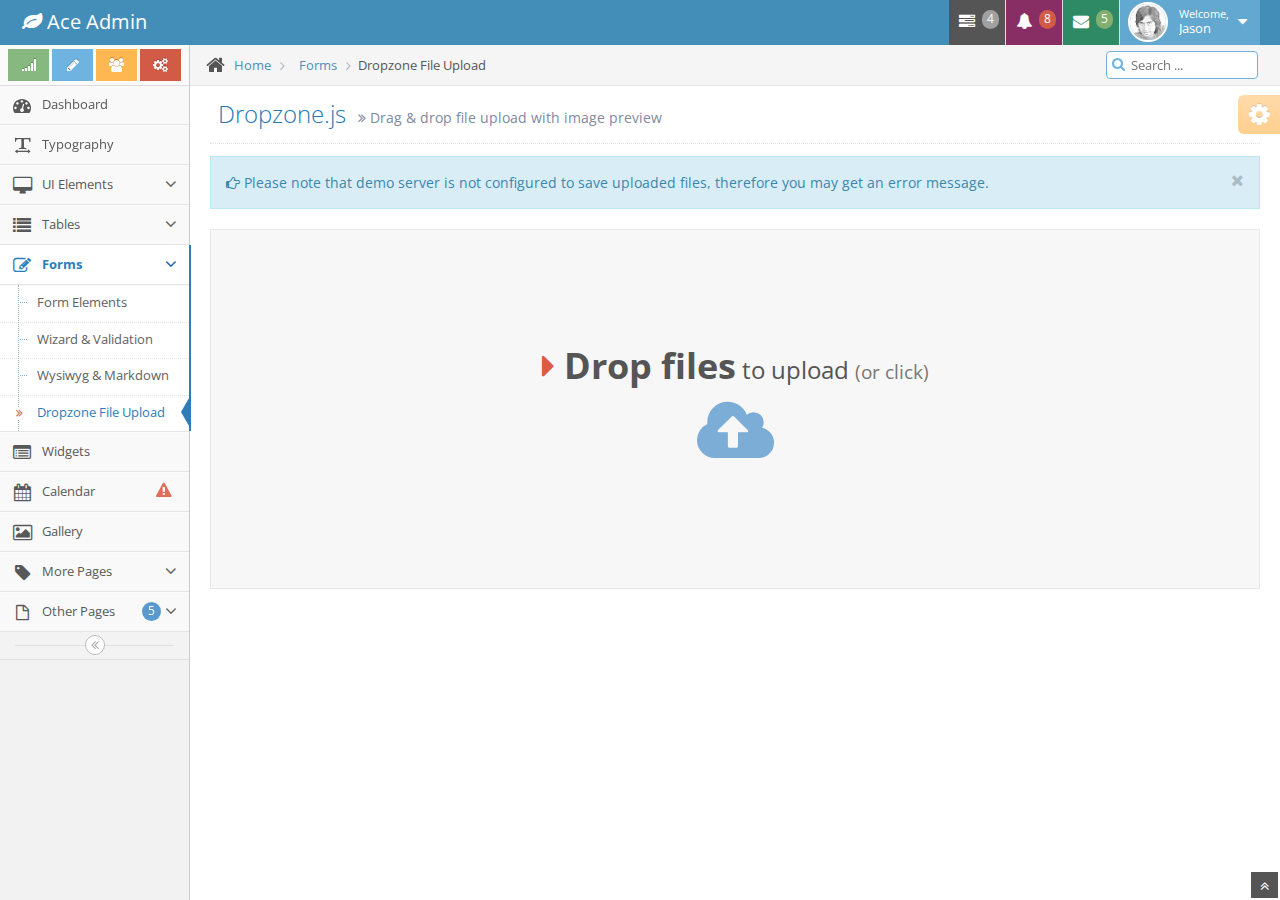
<file: web/WEB-INF/templates/AceAdmin1.2/dropzone.html>
<!DOCTYPE html>
<html lang="en">
	<head>
		<meta charset="utf-8" />
		<title>Dropzone.js - Ace Admin</title>

		<meta name="description" content="Drag &amp; drop file upload with image preview" />
		<meta name="viewport" content="width=device-width, initial-scale=1.0" />

		<!-- basic styles -->

		<link href="assets/css/bootstrap.min.css" rel="stylesheet" />
		<link rel="stylesheet" href="assets/css/font-awesome.min.css" />

		<!--[if IE 7]>
		  <link rel="stylesheet" href="assets/css/font-awesome-ie7.min.css" />
		<![endif]-->

		<!-- page specific plugin styles -->

		<link rel="stylesheet" href="assets/css/dropzone.css" />

		<!-- fonts -->

		<link rel="stylesheet" href="http://fonts.googleapis.com/css?family=Open+Sans:400,300" />

		<!-- ace styles -->

		<link rel="stylesheet" href="assets/css/ace.min.css" />
		<link rel="stylesheet" href="assets/css/ace-rtl.min.css" />
		<link rel="stylesheet" href="assets/css/ace-skins.min.css" />

		<!--[if lte IE 8]>
		  <link rel="stylesheet" href="assets/css/ace-ie.min.css" />
		<![endif]-->

		<!-- inline styles related to this page -->

		<!-- ace settings handler -->

		<script src="assets/js/ace-extra.min.js"></script>

		<!-- HTML5 shim and Respond.js IE8 support of HTML5 elements and media queries -->

		<!--[if lt IE 9]>
		<script src="assets/js/html5shiv.js"></script>
		<script src="assets/js/respond.min.js"></script>
		<![endif]-->
	</head>

	<body>
		<div class="navbar navbar-default" id="navbar">
			<script type="text/javascript">
				try{ace.settings.check('navbar' , 'fixed')}catch(e){}
			</script>

			<div class="navbar-container" id="navbar-container">
				<div class="navbar-header pull-left">
					<a href="#" class="navbar-brand">
						<small>
							<i class="icon-leaf"></i>
							Ace Admin
						</small>
					</a><!-- /.brand -->
				</div><!-- /.navbar-header -->

				<div class="navbar-header pull-right" role="navigation">
					<ul class="nav ace-nav">
						<li class="grey">
							<a data-toggle="dropdown" class="dropdown-toggle" href="#">
								<i class="icon-tasks"></i>
								<span class="badge badge-grey">4</span>
							</a>

							<ul class="pull-right dropdown-navbar dropdown-menu dropdown-caret dropdown-close">
								<li class="dropdown-header">
									<i class="icon-ok"></i>
									4 Tasks to complete
								</li>

								<li>
									<a href="#">
										<div class="clearfix">
											<span class="pull-left">Software Update</span>
											<span class="pull-right">65%</span>
										</div>

										<div class="progress progress-mini ">
											<div style="width:65%" class="progress-bar "></div>
										</div>
									</a>
								</li>

								<li>
									<a href="#">
										<div class="clearfix">
											<span class="pull-left">Hardware Upgrade</span>
											<span class="pull-right">35%</span>
										</div>

										<div class="progress progress-mini ">
											<div style="width:35%" class="progress-bar progress-bar-danger"></div>
										</div>
									</a>
								</li>

								<li>
									<a href="#">
										<div class="clearfix">
											<span class="pull-left">Unit Testing</span>
											<span class="pull-right">15%</span>
										</div>

										<div class="progress progress-mini ">
											<div style="width:15%" class="progress-bar progress-bar-warning"></div>
										</div>
									</a>
								</li>

								<li>
									<a href="#">
										<div class="clearfix">
											<span class="pull-left">Bug Fixes</span>
											<span class="pull-right">90%</span>
										</div>

										<div class="progress progress-mini progress-striped active">
											<div style="width:90%" class="progress-bar progress-bar-success"></div>
										</div>
									</a>
								</li>

								<li>
									<a href="#">
										See tasks with details
										<i class="icon-arrow-right"></i>
									</a>
								</li>
							</ul>
						</li>

						<li class="purple">
							<a data-toggle="dropdown" class="dropdown-toggle" href="#">
								<i class="icon-bell-alt icon-animated-bell"></i>
								<span class="badge badge-important">8</span>
							</a>

							<ul class="pull-right dropdown-navbar navbar-pink dropdown-menu dropdown-caret dropdown-close">
								<li class="dropdown-header">
									<i class="icon-warning-sign"></i>
									8 Notifications
								</li>

								<li>
									<a href="#">
										<div class="clearfix">
											<span class="pull-left">
												<i class="btn btn-xs no-hover btn-pink icon-comment"></i>
												New Comments
											</span>
											<span class="pull-right badge badge-info">+12</span>
										</div>
									</a>
								</li>

								<li>
									<a href="#">
										<i class="btn btn-xs btn-primary icon-user"></i>
										Bob just signed up as an editor ...
									</a>
								</li>

								<li>
									<a href="#">
										<div class="clearfix">
											<span class="pull-left">
												<i class="btn btn-xs no-hover btn-success icon-shopping-cart"></i>
												New Orders
											</span>
											<span class="pull-right badge badge-success">+8</span>
										</div>
									</a>
								</li>

								<li>
									<a href="#">
										<div class="clearfix">
											<span class="pull-left">
												<i class="btn btn-xs no-hover btn-info icon-twitter"></i>
												Followers
											</span>
											<span class="pull-right badge badge-info">+11</span>
										</div>
									</a>
								</li>

								<li>
									<a href="#">
										See all notifications
										<i class="icon-arrow-right"></i>
									</a>
								</li>
							</ul>
						</li>

						<li class="green">
							<a data-toggle="dropdown" class="dropdown-toggle" href="#">
								<i class="icon-envelope icon-animated-vertical"></i>
								<span class="badge badge-success">5</span>
							</a>

							<ul class="pull-right dropdown-navbar dropdown-menu dropdown-caret dropdown-close">
								<li class="dropdown-header">
									<i class="icon-envelope-alt"></i>
									5 Messages
								</li>

								<li>
									<a href="#">
										<img src="assets/avatars/avatar.png" class="msg-photo" alt="Alex's Avatar" />
										<span class="msg-body">
											<span class="msg-title">
												<span class="blue">Alex:</span>
												Ciao sociis natoque penatibus et auctor ...
											</span>

											<span class="msg-time">
												<i class="icon-time"></i>
												<span>a moment ago</span>
											</span>
										</span>
									</a>
								</li>

								<li>
									<a href="#">
										<img src="assets/avatars/avatar3.png" class="msg-photo" alt="Susan's Avatar" />
										<span class="msg-body">
											<span class="msg-title">
												<span class="blue">Susan:</span>
												Vestibulum id ligula porta felis euismod ...
											</span>

											<span class="msg-time">
												<i class="icon-time"></i>
												<span>20 minutes ago</span>
											</span>
										</span>
									</a>
								</li>

								<li>
									<a href="#">
										<img src="assets/avatars/avatar4.png" class="msg-photo" alt="Bob's Avatar" />
										<span class="msg-body">
											<span class="msg-title">
												<span class="blue">Bob:</span>
												Nullam quis risus eget urna mollis ornare ...
											</span>

											<span class="msg-time">
												<i class="icon-time"></i>
												<span>3:15 pm</span>
											</span>
										</span>
									</a>
								</li>

								<li>
									<a href="inbox.html">
										See all messages
										<i class="icon-arrow-right"></i>
									</a>
								</li>
							</ul>
						</li>

						<li class="light-blue">
							<a data-toggle="dropdown" href="#" class="dropdown-toggle">
								<img class="nav-user-photo" src="assets/avatars/user.jpg" alt="Jason's Photo" />
								<span class="user-info">
									<small>Welcome,</small>
									Jason
								</span>

								<i class="icon-caret-down"></i>
							</a>

							<ul class="user-menu pull-right dropdown-menu dropdown-yellow dropdown-caret dropdown-close">
								<li>
									<a href="#">
										<i class="icon-cog"></i>
										Settings
									</a>
								</li>

								<li>
									<a href="#">
										<i class="icon-user"></i>
										Profile
									</a>
								</li>

								<li class="divider"></li>

								<li>
									<a href="#">
										<i class="icon-off"></i>
										Logout
									</a>
								</li>
							</ul>
						</li>
					</ul><!-- /.ace-nav -->
				</div><!-- /.navbar-header -->
			</div><!-- /.container -->
		</div>

		<div class="main-container" id="main-container">
			<script type="text/javascript">
				try{ace.settings.check('main-container' , 'fixed')}catch(e){}
			</script>

			<div class="main-container-inner">
				<a class="menu-toggler" id="menu-toggler" href="#">
					<span class="menu-text"></span>
				</a>

				<div class="sidebar" id="sidebar">
					<script type="text/javascript">
						try{ace.settings.check('sidebar' , 'fixed')}catch(e){}
					</script>

					<div class="sidebar-shortcuts" id="sidebar-shortcuts">
						<div class="sidebar-shortcuts-large" id="sidebar-shortcuts-large">
							<button class="btn btn-success">
								<i class="icon-signal"></i>
							</button>

							<button class="btn btn-info">
								<i class="icon-pencil"></i>
							</button>

							<button class="btn btn-warning">
								<i class="icon-group"></i>
							</button>

							<button class="btn btn-danger">
								<i class="icon-cogs"></i>
							</button>
						</div>

						<div class="sidebar-shortcuts-mini" id="sidebar-shortcuts-mini">
							<span class="btn btn-success"></span>

							<span class="btn btn-info"></span>

							<span class="btn btn-warning"></span>

							<span class="btn btn-danger"></span>
						</div>
					</div><!-- #sidebar-shortcuts -->

					<ul class="nav nav-list">
						<li>
							<a href="index.html">
								<i class="icon-dashboard"></i>
								<span class="menu-text"> Dashboard </span>
							</a>
						</li>

						<li>
							<a href="typography.html">
								<i class="icon-text-width"></i>
								<span class="menu-text"> Typography </span>
							</a>
						</li>

						<li>
							<a href="#" class="dropdown-toggle">
								<i class="icon-desktop"></i>
								<span class="menu-text"> UI Elements </span>

								<b class="arrow icon-angle-down"></b>
							</a>

							<ul class="submenu">
								<li>
									<a href="elements.html">
										<i class="icon-double-angle-right"></i>
										Elements
									</a>
								</li>

								<li>
									<a href="buttons.html">
										<i class="icon-double-angle-right"></i>
										Buttons &amp; Icons
									</a>
								</li>

								<li>
									<a href="treeview.html">
										<i class="icon-double-angle-right"></i>
										Treeview
									</a>
								</li>

								<li>
									<a href="jquery-ui.html">
										<i class="icon-double-angle-right"></i>
										jQuery UI
									</a>
								</li>

								<li>
									<a href="nestable-list.html">
										<i class="icon-double-angle-right"></i>
										Nestable Lists
									</a>
								</li>

								<li>
									<a href="#" class="dropdown-toggle">
										<i class="icon-double-angle-right"></i>

										Three Level Menu
										<b class="arrow icon-angle-down"></b>
									</a>

									<ul class="submenu">
										<li>
											<a href="#">
												<i class="icon-leaf"></i>
												Item #1
											</a>
										</li>

										<li>
											<a href="#" class="dropdown-toggle">
												<i class="icon-pencil"></i>

												4th level
												<b class="arrow icon-angle-down"></b>
											</a>

											<ul class="submenu">
												<li>
													<a href="#">
														<i class="icon-plus"></i>
														Add Product
													</a>
												</li>

												<li>
													<a href="#">
														<i class="icon-eye-open"></i>
														View Products
													</a>
												</li>
											</ul>
										</li>
									</ul>
								</li>
							</ul>
						</li>

						<li>
							<a href="#" class="dropdown-toggle">
								<i class="icon-list"></i>
								<span class="menu-text"> Tables </span>

								<b class="arrow icon-angle-down"></b>
							</a>

							<ul class="submenu">
								<li>
									<a href="tables.html">
										<i class="icon-double-angle-right"></i>
										Simple &amp; Dynamic
									</a>
								</li>

								<li>
									<a href="jqgrid.html">
										<i class="icon-double-angle-right"></i>
										jqGrid plugin
									</a>
								</li>
							</ul>
						</li>

						<li class="active open">
							<a href="#" class="dropdown-toggle">
								<i class="icon-edit"></i>
								<span class="menu-text"> Forms </span>

								<b class="arrow icon-angle-down"></b>
							</a>

							<ul class="submenu">
								<li>
									<a href="form-elements.html">
										<i class="icon-double-angle-right"></i>
										Form Elements
									</a>
								</li>

								<li>
									<a href="form-wizard.html">
										<i class="icon-double-angle-right"></i>
										Wizard &amp; Validation
									</a>
								</li>

								<li>
									<a href="wysiwyg.html">
										<i class="icon-double-angle-right"></i>
										Wysiwyg &amp; Markdown
									</a>
								</li>

								<li class="active">
									<a href="dropzone.html">
										<i class="icon-double-angle-right"></i>
										Dropzone File Upload
									</a>
								</li>
							</ul>
						</li>

						<li>
							<a href="widgets.html">
								<i class="icon-list-alt"></i>
								<span class="menu-text"> Widgets </span>
							</a>
						</li>

						<li>
							<a href="calendar.html">
								<i class="icon-calendar"></i>

								<span class="menu-text">
									Calendar
									<span class="badge badge-transparent tooltip-error" title="2&nbsp;Important&nbsp;Events">
										<i class="icon-warning-sign red bigger-130"></i>
									</span>
								</span>
							</a>
						</li>

						<li>
							<a href="gallery.html">
								<i class="icon-picture"></i>
								<span class="menu-text"> Gallery </span>
							</a>
						</li>

						<li>
							<a href="#" class="dropdown-toggle">
								<i class="icon-tag"></i>
								<span class="menu-text"> More Pages </span>

								<b class="arrow icon-angle-down"></b>
							</a>

							<ul class="submenu">
								<li>
									<a href="profile.html">
										<i class="icon-double-angle-right"></i>
										User Profile
									</a>
								</li>

								<li>
									<a href="inbox.html">
										<i class="icon-double-angle-right"></i>
										Inbox
									</a>
								</li>

								<li>
									<a href="pricing.html">
										<i class="icon-double-angle-right"></i>
										Pricing Tables
									</a>
								</li>

								<li>
									<a href="invoice.html">
										<i class="icon-double-angle-right"></i>
										Invoice
									</a>
								</li>

								<li>
									<a href="timeline.html">
										<i class="icon-double-angle-right"></i>
										Timeline
									</a>
								</li>

								<li>
									<a href="login.html">
										<i class="icon-double-angle-right"></i>
										Login &amp; Register
									</a>
								</li>
							</ul>
						</li>

						<li>
							<a href="#" class="dropdown-toggle">
								<i class="icon-file-alt"></i>

								<span class="menu-text">
									Other Pages
									<span class="badge badge-primary ">5</span>
								</span>

								<b class="arrow icon-angle-down"></b>
							</a>

							<ul class="submenu">
								<li>
									<a href="faq.html">
										<i class="icon-double-angle-right"></i>
										FAQ
									</a>
								</li>

								<li>
									<a href="error-404.html">
										<i class="icon-double-angle-right"></i>
										Error 404
									</a>
								</li>

								<li>
									<a href="error-500.html">
										<i class="icon-double-angle-right"></i>
										Error 500
									</a>
								</li>

								<li>
									<a href="grid.html">
										<i class="icon-double-angle-right"></i>
										Grid
									</a>
								</li>

								<li>
									<a href="blank.html">
										<i class="icon-double-angle-right"></i>
										Blank Page
									</a>
								</li>
							</ul>
						</li>
					</ul><!-- /.nav-list -->

					<div class="sidebar-collapse" id="sidebar-collapse">
						<i class="icon-double-angle-left" data-icon1="icon-double-angle-left" data-icon2="icon-double-angle-right"></i>
					</div>

					<script type="text/javascript">
						try{ace.settings.check('sidebar' , 'collapsed')}catch(e){}
					</script>
				</div>

				<div class="main-content">
					<div class="breadcrumbs" id="breadcrumbs">
						<script type="text/javascript">
							try{ace.settings.check('breadcrumbs' , 'fixed')}catch(e){}
						</script>

						<ul class="breadcrumb">
							<li>
								<i class="icon-home home-icon"></i>
								<a href="#">Home</a>
							</li>

							<li>
								<a href="#">Forms</a>
							</li>
							<li class="active">Dropzone File Upload</li>
						</ul><!-- .breadcrumb -->

						<div class="nav-search" id="nav-search">
							<form class="form-search">
								<span class="input-icon">
									<input type="text" placeholder="Search ..." class="nav-search-input" id="nav-search-input" autocomplete="off" />
									<i class="icon-search nav-search-icon"></i>
								</span>
							</form>
						</div><!-- #nav-search -->
					</div>

					<div class="page-content">
						<div class="page-header">
							<h1>
								Dropzone.js
								<small>
									<i class="icon-double-angle-right"></i>
									Drag &amp; drop file upload with image preview
								</small>
							</h1>
						</div><!-- /.page-header -->

						<div class="row">
							<div class="col-xs-12">
								<!-- PAGE CONTENT BEGINS -->

								<div class="alert alert-info">
									<i class="icon-hand-right"></i>

									Please note that demo server is not configured to save uploaded files, therefore you may get an error message.
									<button class="close" data-dismiss="alert">
										<i class="icon-remove"></i>
									</button>
								</div>

								<div id="dropzone">
									<form action="//dummy.html" class="dropzone">
										<div class="fallback">
											<input name="file" type="file" multiple="" />
										</div>
									</form>
								</div><!-- PAGE CONTENT ENDS -->
							</div><!-- /.col -->
						</div><!-- /.row -->
					</div><!-- /.page-content -->
				</div><!-- /.main-content -->

				<div class="ace-settings-container" id="ace-settings-container">
					<div class="btn btn-app btn-xs btn-warning ace-settings-btn" id="ace-settings-btn">
						<i class="icon-cog bigger-150"></i>
					</div>

					<div class="ace-settings-box" id="ace-settings-box">
						<div>
							<div class="pull-left">
								<select id="skin-colorpicker" class="hide">
									<option data-skin="default" value="#438EB9">#438EB9</option>
									<option data-skin="skin-1" value="#222A2D">#222A2D</option>
									<option data-skin="skin-2" value="#C6487E">#C6487E</option>
									<option data-skin="skin-3" value="#D0D0D0">#D0D0D0</option>
								</select>
							</div>
							<span>&nbsp; Choose Skin</span>
						</div>

						<div>
							<input type="checkbox" class="ace ace-checkbox-2" id="ace-settings-navbar" />
							<label class="lbl" for="ace-settings-navbar"> Fixed Navbar</label>
						</div>

						<div>
							<input type="checkbox" class="ace ace-checkbox-2" id="ace-settings-sidebar" />
							<label class="lbl" for="ace-settings-sidebar"> Fixed Sidebar</label>
						</div>

						<div>
							<input type="checkbox" class="ace ace-checkbox-2" id="ace-settings-breadcrumbs" />
							<label class="lbl" for="ace-settings-breadcrumbs"> Fixed Breadcrumbs</label>
						</div>

						<div>
							<input type="checkbox" class="ace ace-checkbox-2" id="ace-settings-rtl" />
							<label class="lbl" for="ace-settings-rtl"> Right To Left (rtl)</label>
						</div>

						<div>
							<input type="checkbox" class="ace ace-checkbox-2" id="ace-settings-add-container" />
							<label class="lbl" for="ace-settings-add-container">
								Inside
								<b>.container</b>
							</label>
						</div>
					</div>
				</div><!-- /#ace-settings-container -->
			</div><!-- /.main-container-inner -->

			<a href="#" id="btn-scroll-up" class="btn-scroll-up btn btn-sm btn-inverse">
				<i class="icon-double-angle-up icon-only bigger-110"></i>
			</a>
		</div><!-- /.main-container -->

		<!-- basic scripts -->

		<!--[if !IE]> -->

		<script src="http://ajax.googleapis.com/ajax/libs/jquery/2.0.3/jquery.min.js"></script>

		<!-- <![endif]-->

		<!--[if IE]>
<script src="http://ajax.googleapis.com/ajax/libs/jquery/1.10.2/jquery.min.js"></script>
<![endif]-->

		<!--[if !IE]> -->

		<script type="text/javascript">
			window.jQuery || document.write("<script src='assets/js/jquery-2.0.3.min.js'>"+"<"+"/script>");
		</script>

		<!-- <![endif]-->

		<!--[if IE]>
<script type="text/javascript">
 window.jQuery || document.write("<script src='assets/js/jquery-1.10.2.min.js'>"+"<"+"/script>");
</script>
<![endif]-->

		<script type="text/javascript">
			if("ontouchend" in document) document.write("<script src='assets/js/jquery.mobile.custom.min.js'>"+"<"+"/script>");
		</script>
		<script src="assets/js/bootstrap.min.js"></script>
		<script src="assets/js/typeahead-bs2.min.js"></script>

		<!-- page specific plugin scripts -->

		<script src="assets/js/dropzone.min.js"></script>

		<!-- ace scripts -->

		<script src="assets/js/ace-elements.min.js"></script>
		<script src="assets/js/ace.min.js"></script>

		<!-- inline scripts related to this page -->

		<script type="text/javascript">
			jQuery(function($){
			
			try {
			  $(".dropzone").dropzone({
			    paramName: "file", // The name that will be used to transfer the file
			    maxFilesize: 0.5, // MB
			  
				addRemoveLinks : true,
				dictDefaultMessage :
				'<span class="bigger-150 bolder"><i class="icon-caret-right red"></i> Drop files</span> to upload \
				<span class="smaller-80 grey">(or click)</span> <br /> \
				<i class="upload-icon icon-cloud-upload blue icon-3x"></i>'
			,
				dictResponseError: 'Error while uploading file!',
				
				//change the previewTemplate to use Bootstrap progress bars
				previewTemplate: "<div class=\"dz-preview dz-file-preview\">\n  <div class=\"dz-details\">\n    <div class=\"dz-filename\"><span data-dz-name></span></div>\n    <div class=\"dz-size\" data-dz-size></div>\n    <img data-dz-thumbnail />\n  </div>\n  <div class=\"progress progress-small progress-striped active\"><div class=\"progress-bar progress-bar-success\" data-dz-uploadprogress></div></div>\n  <div class=\"dz-success-mark\"><span></span></div>\n  <div class=\"dz-error-mark\"><span></span></div>\n  <div class=\"dz-error-message\"><span data-dz-errormessage></span></div>\n</div>"
			  });
			} catch(e) {
			  alert('Dropzone.js does not support older browsers!');
			}
			
			});
		</script>
	</body>
</html>
</file>
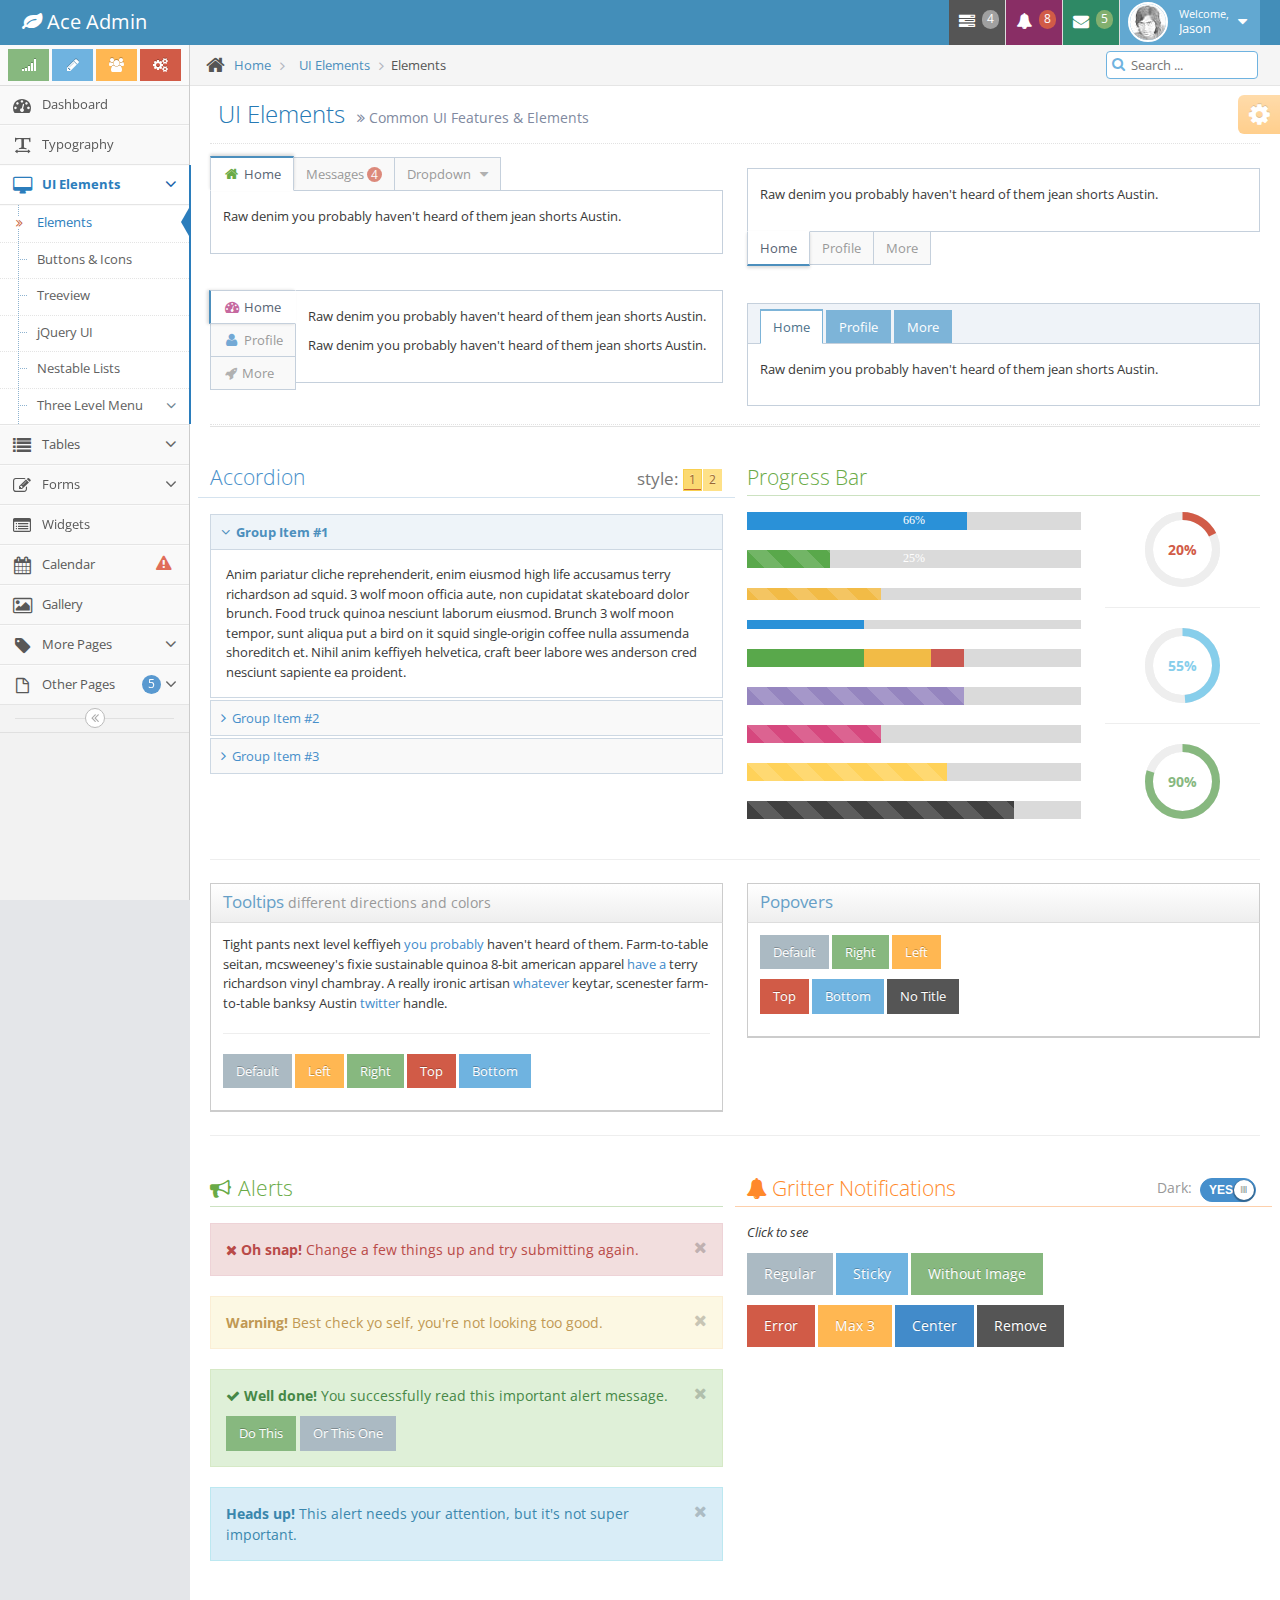
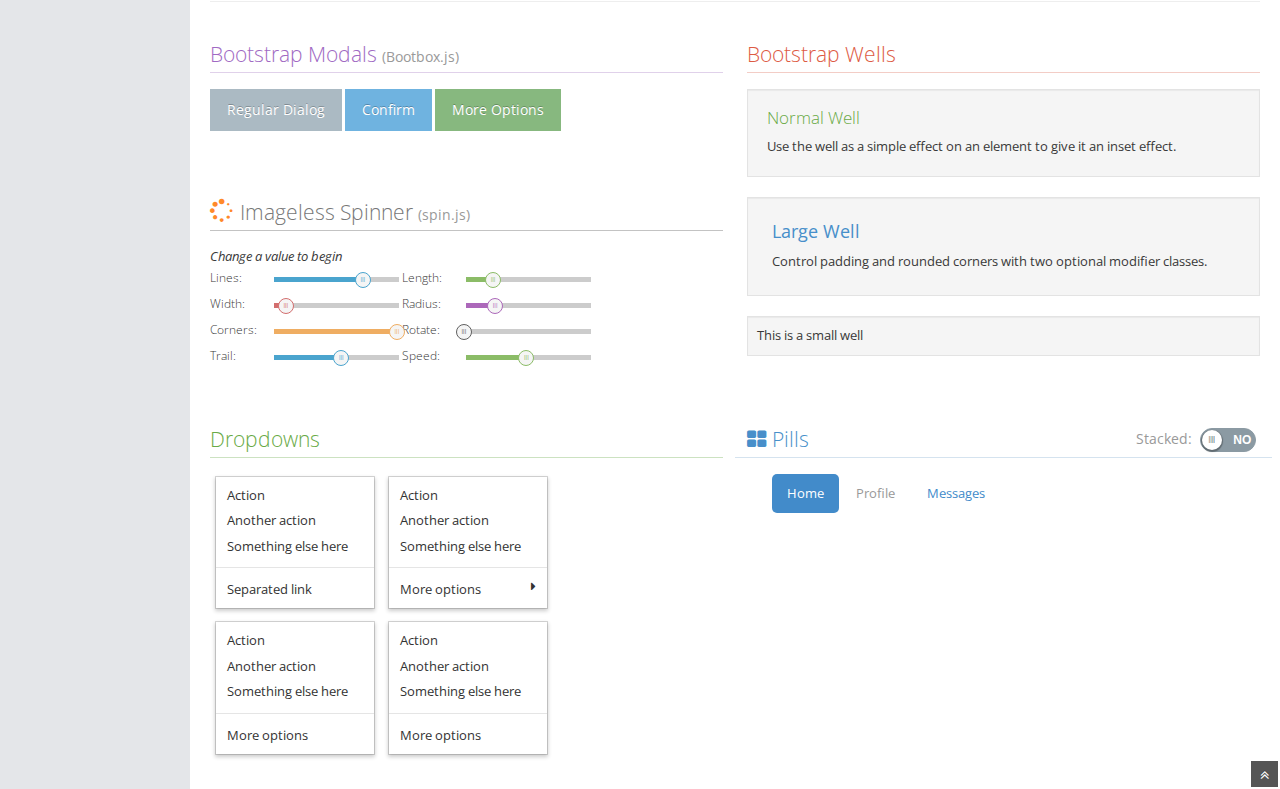
<file: web/WEB-INF/templates/AceAdmin1.2/elements.html>
<!DOCTYPE html>
<html lang="en">
	<head>
		<meta charset="utf-8" />
		<title>UI Elements - Ace Admin</title>

		<meta name="description" content="Common UI Features &amp; Elements" />
		<meta name="viewport" content="width=device-width, initial-scale=1.0" />

		<!-- basic styles -->

		<link href="assets/css/bootstrap.min.css" rel="stylesheet" />
		<link rel="stylesheet" href="assets/css/font-awesome.min.css" />

		<!--[if IE 7]>
		  <link rel="stylesheet" href="assets/css/font-awesome-ie7.min.css" />
		<![endif]-->

		<!-- page specific plugin styles -->

		<link rel="stylesheet" href="assets/css/jquery-ui-1.10.3.custom.min.css" />
		<link rel="stylesheet" href="assets/css/jquery.gritter.css" />

		<!-- fonts -->

		<link rel="stylesheet" href="http://fonts.googleapis.com/css?family=Open+Sans:400,300" />

		<!-- ace styles -->

		<link rel="stylesheet" href="assets/css/ace.min.css" />
		<link rel="stylesheet" href="assets/css/ace-rtl.min.css" />
		<link rel="stylesheet" href="assets/css/ace-skins.min.css" />

		<!--[if lte IE 8]>
		  <link rel="stylesheet" href="assets/css/ace-ie.min.css" />
		<![endif]-->

		<!-- inline styles related to this page -->

		<style>
			.spinner-preview {
				width:100px;
				height:100px;
				text-align:center;
				margin-top:60px;
			}
			
			.dropdown-preview {
				margin:0 5px;
				display:inline-block;
			}
			.dropdown-preview  > .dropdown-menu {
				display: block;
				position: static;
				margin-bottom: 5px;
			}
		</style>

		<!-- ace settings handler -->

		<script src="assets/js/ace-extra.min.js"></script>

		<!-- HTML5 shim and Respond.js IE8 support of HTML5 elements and media queries -->

		<!--[if lt IE 9]>
		<script src="assets/js/html5shiv.js"></script>
		<script src="assets/js/respond.min.js"></script>
		<![endif]-->
	</head>

	<body>
		<div class="navbar navbar-default" id="navbar">
			<script type="text/javascript">
				try{ace.settings.check('navbar' , 'fixed')}catch(e){}
			</script>

			<div class="navbar-container" id="navbar-container">
				<div class="navbar-header pull-left">
					<a href="#" class="navbar-brand">
						<small>
							<i class="icon-leaf"></i>
							Ace Admin
						</small>
					</a><!-- /.brand -->
				</div><!-- /.navbar-header -->

				<div class="navbar-header pull-right" role="navigation">
					<ul class="nav ace-nav">
						<li class="grey">
							<a data-toggle="dropdown" class="dropdown-toggle" href="#">
								<i class="icon-tasks"></i>
								<span class="badge badge-grey">4</span>
							</a>

							<ul class="pull-right dropdown-navbar dropdown-menu dropdown-caret dropdown-close">
								<li class="dropdown-header">
									<i class="icon-ok"></i>
									4 Tasks to complete
								</li>

								<li>
									<a href="#">
										<div class="clearfix">
											<span class="pull-left">Software Update</span>
											<span class="pull-right">65%</span>
										</div>

										<div class="progress progress-mini ">
											<div style="width:65%" class="progress-bar "></div>
										</div>
									</a>
								</li>

								<li>
									<a href="#">
										<div class="clearfix">
											<span class="pull-left">Hardware Upgrade</span>
											<span class="pull-right">35%</span>
										</div>

										<div class="progress progress-mini ">
											<div style="width:35%" class="progress-bar progress-bar-danger"></div>
										</div>
									</a>
								</li>

								<li>
									<a href="#">
										<div class="clearfix">
											<span class="pull-left">Unit Testing</span>
											<span class="pull-right">15%</span>
										</div>

										<div class="progress progress-mini ">
											<div style="width:15%" class="progress-bar progress-bar-warning"></div>
										</div>
									</a>
								</li>

								<li>
									<a href="#">
										<div class="clearfix">
											<span class="pull-left">Bug Fixes</span>
											<span class="pull-right">90%</span>
										</div>

										<div class="progress progress-mini progress-striped active">
											<div style="width:90%" class="progress-bar progress-bar-success"></div>
										</div>
									</a>
								</li>

								<li>
									<a href="#">
										See tasks with details
										<i class="icon-arrow-right"></i>
									</a>
								</li>
							</ul>
						</li>

						<li class="purple">
							<a data-toggle="dropdown" class="dropdown-toggle" href="#">
								<i class="icon-bell-alt icon-animated-bell"></i>
								<span class="badge badge-important">8</span>
							</a>

							<ul class="pull-right dropdown-navbar navbar-pink dropdown-menu dropdown-caret dropdown-close">
								<li class="dropdown-header">
									<i class="icon-warning-sign"></i>
									8 Notifications
								</li>

								<li>
									<a href="#">
										<div class="clearfix">
											<span class="pull-left">
												<i class="btn btn-xs no-hover btn-pink icon-comment"></i>
												New Comments
											</span>
											<span class="pull-right badge badge-info">+12</span>
										</div>
									</a>
								</li>

								<li>
									<a href="#">
										<i class="btn btn-xs btn-primary icon-user"></i>
										Bob just signed up as an editor ...
									</a>
								</li>

								<li>
									<a href="#">
										<div class="clearfix">
											<span class="pull-left">
												<i class="btn btn-xs no-hover btn-success icon-shopping-cart"></i>
												New Orders
											</span>
											<span class="pull-right badge badge-success">+8</span>
										</div>
									</a>
								</li>

								<li>
									<a href="#">
										<div class="clearfix">
											<span class="pull-left">
												<i class="btn btn-xs no-hover btn-info icon-twitter"></i>
												Followers
											</span>
											<span class="pull-right badge badge-info">+11</span>
										</div>
									</a>
								</li>

								<li>
									<a href="#">
										See all notifications
										<i class="icon-arrow-right"></i>
									</a>
								</li>
							</ul>
						</li>

						<li class="green">
							<a data-toggle="dropdown" class="dropdown-toggle" href="#">
								<i class="icon-envelope icon-animated-vertical"></i>
								<span class="badge badge-success">5</span>
							</a>

							<ul class="pull-right dropdown-navbar dropdown-menu dropdown-caret dropdown-close">
								<li class="dropdown-header">
									<i class="icon-envelope-alt"></i>
									5 Messages
								</li>

								<li>
									<a href="#">
										<img src="assets/avatars/avatar.png" class="msg-photo" alt="Alex's Avatar" />
										<span class="msg-body">
											<span class="msg-title">
												<span class="blue">Alex:</span>
												Ciao sociis natoque penatibus et auctor ...
											</span>

											<span class="msg-time">
												<i class="icon-time"></i>
												<span>a moment ago</span>
											</span>
										</span>
									</a>
								</li>

								<li>
									<a href="#">
										<img src="assets/avatars/avatar3.png" class="msg-photo" alt="Susan's Avatar" />
										<span class="msg-body">
											<span class="msg-title">
												<span class="blue">Susan:</span>
												Vestibulum id ligula porta felis euismod ...
											</span>

											<span class="msg-time">
												<i class="icon-time"></i>
												<span>20 minutes ago</span>
											</span>
										</span>
									</a>
								</li>

								<li>
									<a href="#">
										<img src="assets/avatars/avatar4.png" class="msg-photo" alt="Bob's Avatar" />
										<span class="msg-body">
											<span class="msg-title">
												<span class="blue">Bob:</span>
												Nullam quis risus eget urna mollis ornare ...
											</span>

											<span class="msg-time">
												<i class="icon-time"></i>
												<span>3:15 pm</span>
											</span>
										</span>
									</a>
								</li>

								<li>
									<a href="inbox.html">
										See all messages
										<i class="icon-arrow-right"></i>
									</a>
								</li>
							</ul>
						</li>

						<li class="light-blue">
							<a data-toggle="dropdown" href="#" class="dropdown-toggle">
								<img class="nav-user-photo" src="assets/avatars/user.jpg" alt="Jason's Photo" />
								<span class="user-info">
									<small>Welcome,</small>
									Jason
								</span>

								<i class="icon-caret-down"></i>
							</a>

							<ul class="user-menu pull-right dropdown-menu dropdown-yellow dropdown-caret dropdown-close">
								<li>
									<a href="#">
										<i class="icon-cog"></i>
										Settings
									</a>
								</li>

								<li>
									<a href="#">
										<i class="icon-user"></i>
										Profile
									</a>
								</li>

								<li class="divider"></li>

								<li>
									<a href="#">
										<i class="icon-off"></i>
										Logout
									</a>
								</li>
							</ul>
						</li>
					</ul><!-- /.ace-nav -->
				</div><!-- /.navbar-header -->
			</div><!-- /.container -->
		</div>

		<div class="main-container" id="main-container">
			<script type="text/javascript">
				try{ace.settings.check('main-container' , 'fixed')}catch(e){}
			</script>

			<div class="main-container-inner">
				<a class="menu-toggler" id="menu-toggler" href="#">
					<span class="menu-text"></span>
				</a>

				<div class="sidebar" id="sidebar">
					<script type="text/javascript">
						try{ace.settings.check('sidebar' , 'fixed')}catch(e){}
					</script>

					<div class="sidebar-shortcuts" id="sidebar-shortcuts">
						<div class="sidebar-shortcuts-large" id="sidebar-shortcuts-large">
							<button class="btn btn-success">
								<i class="icon-signal"></i>
							</button>

							<button class="btn btn-info">
								<i class="icon-pencil"></i>
							</button>

							<button class="btn btn-warning">
								<i class="icon-group"></i>
							</button>

							<button class="btn btn-danger">
								<i class="icon-cogs"></i>
							</button>
						</div>

						<div class="sidebar-shortcuts-mini" id="sidebar-shortcuts-mini">
							<span class="btn btn-success"></span>

							<span class="btn btn-info"></span>

							<span class="btn btn-warning"></span>

							<span class="btn btn-danger"></span>
						</div>
					</div><!-- #sidebar-shortcuts -->

					<ul class="nav nav-list">
						<li>
							<a href="index.html">
								<i class="icon-dashboard"></i>
								<span class="menu-text"> Dashboard </span>
							</a>
						</li>

						<li>
							<a href="typography.html">
								<i class="icon-text-width"></i>
								<span class="menu-text"> Typography </span>
							</a>
						</li>

						<li class="active open">
							<a href="#" class="dropdown-toggle">
								<i class="icon-desktop"></i>
								<span class="menu-text"> UI Elements </span>

								<b class="arrow icon-angle-down"></b>
							</a>

							<ul class="submenu">
								<li class="active">
									<a href="elements.html">
										<i class="icon-double-angle-right"></i>
										Elements
									</a>
								</li>

								<li>
									<a href="buttons.html">
										<i class="icon-double-angle-right"></i>
										Buttons &amp; Icons
									</a>
								</li>

								<li>
									<a href="treeview.html">
										<i class="icon-double-angle-right"></i>
										Treeview
									</a>
								</li>

								<li>
									<a href="jquery-ui.html">
										<i class="icon-double-angle-right"></i>
										jQuery UI
									</a>
								</li>

								<li>
									<a href="nestable-list.html">
										<i class="icon-double-angle-right"></i>
										Nestable Lists
									</a>
								</li>

								<li>
									<a href="#" class="dropdown-toggle">
										<i class="icon-double-angle-right"></i>

										Three Level Menu
										<b class="arrow icon-angle-down"></b>
									</a>

									<ul class="submenu">
										<li>
											<a href="#">
												<i class="icon-leaf"></i>
												Item #1
											</a>
										</li>

										<li>
											<a href="#" class="dropdown-toggle">
												<i class="icon-pencil"></i>

												4th level
												<b class="arrow icon-angle-down"></b>
											</a>

											<ul class="submenu">
												<li>
													<a href="#">
														<i class="icon-plus"></i>
														Add Product
													</a>
												</li>

												<li>
													<a href="#">
														<i class="icon-eye-open"></i>
														View Products
													</a>
												</li>
											</ul>
										</li>
									</ul>
								</li>
							</ul>
						</li>

						<li>
							<a href="#" class="dropdown-toggle">
								<i class="icon-list"></i>
								<span class="menu-text"> Tables </span>

								<b class="arrow icon-angle-down"></b>
							</a>

							<ul class="submenu">
								<li>
									<a href="tables.html">
										<i class="icon-double-angle-right"></i>
										Simple &amp; Dynamic
									</a>
								</li>

								<li>
									<a href="jqgrid.html">
										<i class="icon-double-angle-right"></i>
										jqGrid plugin
									</a>
								</li>
							</ul>
						</li>

						<li>
							<a href="#" class="dropdown-toggle">
								<i class="icon-edit"></i>
								<span class="menu-text"> Forms </span>

								<b class="arrow icon-angle-down"></b>
							</a>

							<ul class="submenu">
								<li>
									<a href="form-elements.html">
										<i class="icon-double-angle-right"></i>
										Form Elements
									</a>
								</li>

								<li>
									<a href="form-wizard.html">
										<i class="icon-double-angle-right"></i>
										Wizard &amp; Validation
									</a>
								</li>

								<li>
									<a href="wysiwyg.html">
										<i class="icon-double-angle-right"></i>
										Wysiwyg &amp; Markdown
									</a>
								</li>

								<li>
									<a href="dropzone.html">
										<i class="icon-double-angle-right"></i>
										Dropzone File Upload
									</a>
								</li>
							</ul>
						</li>

						<li>
							<a href="widgets.html">
								<i class="icon-list-alt"></i>
								<span class="menu-text"> Widgets </span>
							</a>
						</li>

						<li>
							<a href="calendar.html">
								<i class="icon-calendar"></i>

								<span class="menu-text">
									Calendar
									<span class="badge badge-transparent tooltip-error" title="2&nbsp;Important&nbsp;Events">
										<i class="icon-warning-sign red bigger-130"></i>
									</span>
								</span>
							</a>
						</li>

						<li>
							<a href="gallery.html">
								<i class="icon-picture"></i>
								<span class="menu-text"> Gallery </span>
							</a>
						</li>

						<li>
							<a href="#" class="dropdown-toggle">
								<i class="icon-tag"></i>
								<span class="menu-text"> More Pages </span>

								<b class="arrow icon-angle-down"></b>
							</a>

							<ul class="submenu">
								<li>
									<a href="profile.html">
										<i class="icon-double-angle-right"></i>
										User Profile
									</a>
								</li>

								<li>
									<a href="inbox.html">
										<i class="icon-double-angle-right"></i>
										Inbox
									</a>
								</li>

								<li>
									<a href="pricing.html">
										<i class="icon-double-angle-right"></i>
										Pricing Tables
									</a>
								</li>

								<li>
									<a href="invoice.html">
										<i class="icon-double-angle-right"></i>
										Invoice
									</a>
								</li>

								<li>
									<a href="timeline.html">
										<i class="icon-double-angle-right"></i>
										Timeline
									</a>
								</li>

								<li>
									<a href="login.html">
										<i class="icon-double-angle-right"></i>
										Login &amp; Register
									</a>
								</li>
							</ul>
						</li>

						<li>
							<a href="#" class="dropdown-toggle">
								<i class="icon-file-alt"></i>

								<span class="menu-text">
									Other Pages
									<span class="badge badge-primary ">5</span>
								</span>

								<b class="arrow icon-angle-down"></b>
							</a>

							<ul class="submenu">
								<li>
									<a href="faq.html">
										<i class="icon-double-angle-right"></i>
										FAQ
									</a>
								</li>

								<li>
									<a href="error-404.html">
										<i class="icon-double-angle-right"></i>
										Error 404
									</a>
								</li>

								<li>
									<a href="error-500.html">
										<i class="icon-double-angle-right"></i>
										Error 500
									</a>
								</li>

								<li>
									<a href="grid.html">
										<i class="icon-double-angle-right"></i>
										Grid
									</a>
								</li>

								<li>
									<a href="blank.html">
										<i class="icon-double-angle-right"></i>
										Blank Page
									</a>
								</li>
							</ul>
						</li>
					</ul><!-- /.nav-list -->

					<div class="sidebar-collapse" id="sidebar-collapse">
						<i class="icon-double-angle-left" data-icon1="icon-double-angle-left" data-icon2="icon-double-angle-right"></i>
					</div>

					<script type="text/javascript">
						try{ace.settings.check('sidebar' , 'collapsed')}catch(e){}
					</script>
				</div>

				<div class="main-content">
					<div class="breadcrumbs" id="breadcrumbs">
						<script type="text/javascript">
							try{ace.settings.check('breadcrumbs' , 'fixed')}catch(e){}
						</script>

						<ul class="breadcrumb">
							<li>
								<i class="icon-home home-icon"></i>
								<a href="#">Home</a>
							</li>

							<li>
								<a href="#">UI Elements</a>
							</li>
							<li class="active">Elements</li>
						</ul><!-- .breadcrumb -->

						<div class="nav-search" id="nav-search">
							<form class="form-search">
								<span class="input-icon">
									<input type="text" placeholder="Search ..." class="nav-search-input" id="nav-search-input" autocomplete="off" />
									<i class="icon-search nav-search-icon"></i>
								</span>
							</form>
						</div><!-- #nav-search -->
					</div>

					<div class="page-content">
						<div class="page-header">
							<h1>
								UI Elements
								<small>
									<i class="icon-double-angle-right"></i>
									Common UI Features &amp; Elements
								</small>
							</h1>
						</div><!-- /.page-header -->

						<div class="row">
							<div class="col-xs-12">
								<!-- PAGE CONTENT BEGINS -->

								<div class="row">
									<div class="col-sm-6">
										<div class="tabbable">
											<ul class="nav nav-tabs" id="myTab">
												<li class="active">
													<a data-toggle="tab" href="#home">
														<i class="green icon-home bigger-110"></i>
														Home
													</a>
												</li>

												<li>
													<a data-toggle="tab" href="#profile">
														Messages
														<span class="badge badge-danger">4</span>
													</a>
												</li>

												<li class="dropdown">
													<a data-toggle="dropdown" class="dropdown-toggle" href="#">
														Dropdown &nbsp;
														<i class="icon-caret-down bigger-110 width-auto"></i>
													</a>

													<ul class="dropdown-menu dropdown-info">
														<li>
															<a data-toggle="tab" href="#dropdown1">@fat</a>
														</li>

														<li>
															<a data-toggle="tab" href="#dropdown2">@mdo</a>
														</li>
													</ul>
												</li>
											</ul>

											<div class="tab-content">
												<div id="home" class="tab-pane in active">
													<p>Raw denim you probably haven't heard of them jean shorts Austin.</p>
												</div>

												<div id="profile" class="tab-pane">
													<p>Food truck fixie locavore, accusamus mcsweeney's marfa nulla single-origin coffee squid.</p>
												</div>

												<div id="dropdown1" class="tab-pane">
													<p>Etsy mixtape wayfarers, ethical wes anderson tofu before they sold out mcsweeney's organic lomo retro fanny pack lo-fi farm-to-table readymade.</p>
												</div>

												<div id="dropdown2" class="tab-pane">
													<p>Trust fund seitan letterpress, keytar raw denim keffiyeh etsy art party before they sold out master cleanse gluten-free squid scenester freegan cosby sweater. Fanny pack portland seitan DIY, art party locavore wolf cliche high life echo park Austin.</p>
												</div>
											</div>
										</div>
									</div><!-- /span -->

									<div class="vspace-xs-6"></div>

									<div class="col-sm-6">
										<div class="tabbable tabs-below">
											<div class="tab-content">
												<div id="home2" class="tab-pane in active">
													<p>Raw denim you probably haven't heard of them jean shorts Austin.</p>
												</div>

												<div id="profile2" class="tab-pane">
													<p>Food truck fixie locavore, accusamus mcsweeney's marfa nulla single-origin coffee squid.</p>
												</div>

												<div id="dropdown12" class="tab-pane">
													<p>Etsy mixtape wayfarers, ethical wes anderson tofu before they sold out mcsweeney's organic lomo retro fanny pack lo-fi farm-to-table readymade.</p>
												</div>
											</div>

											<ul class="nav nav-tabs" id="myTab2">
												<li class="active">
													<a data-toggle="tab" href="#home2">Home</a>
												</li>

												<li>
													<a data-toggle="tab" href="#profile2">Profile</a>
												</li>

												<li>
													<a data-toggle="tab" href="#dropdown12">More</a>
												</li>
											</ul>
										</div>
									</div>
								</div><!-- /row -->

								<div class="space"></div>

								<div class="row">
									<div class="col-sm-6">
										<div class="tabbable tabs-left">
											<ul class="nav nav-tabs" id="myTab3">
												<li class="active">
													<a data-toggle="tab" href="#home3">
														<i class="pink icon-dashboard bigger-110"></i>
														Home
													</a>
												</li>

												<li>
													<a data-toggle="tab" href="#profile3">
														<i class="blue icon-user bigger-110"></i>
														Profile
													</a>
												</li>

												<li>
													<a data-toggle="tab" href="#dropdown13">
														<i class="icon-rocket"></i>
														More
													</a>
												</li>
											</ul>

											<div class="tab-content">
												<div id="home3" class="tab-pane in active">
													<p>Raw denim you probably haven't heard of them jean shorts Austin.</p>
													<p>Raw denim you probably haven't heard of them jean shorts Austin.</p>
												</div>

												<div id="profile3" class="tab-pane">
													<p>Food truck fixie locavore, accusamus mcsweeney's marfa nulla single-origin coffee squid.</p>
													<p>Raw denim you probably haven't heard of them jean shorts Austin.</p>
												</div>

												<div id="dropdown13" class="tab-pane">
													<p>Etsy mixtape wayfarers, ethical wes anderson tofu before they sold out mcsweeney's organic lomo retro fanny pack lo-fi farm-to-table readymade.</p>
													<p>Raw denim you probably haven't heard of them jean shorts Austin.</p>
												</div>
											</div>
										</div>
									</div><!-- /span -->

									<div class="vspace-sm-6"></div>

									<div class="col-sm-6">
										<div class="tabbable">
											<ul class="nav nav-tabs padding-12 tab-color-blue background-blue" id="myTab4">
												<li class="active">
													<a data-toggle="tab" href="#home4">Home</a>
												</li>

												<li>
													<a data-toggle="tab" href="#profile4">Profile</a>
												</li>

												<li>
													<a data-toggle="tab" href="#dropdown14">More</a>
												</li>
											</ul>

											<div class="tab-content">
												<div id="home4" class="tab-pane in active">
													<p>Raw denim you probably haven't heard of them jean shorts Austin.</p>
												</div>

												<div id="profile4" class="tab-pane">
													<p>Food truck fixie locavore, accusamus mcsweeney's marfa nulla single-origin coffee squid.</p>
												</div>

												<div id="dropdown14" class="tab-pane">
													<p>Etsy mixtape wayfarers, ethical wes anderson tofu before they sold out mcsweeney's organic lomo retro fanny pack lo-fi farm-to-table readymade.</p>
												</div>
											</div>
										</div>
									</div><!-- /span -->
								</div><!-- /row -->

								<div class="hr hr-double hr-dotted hr18"></div>

								<div class="row">
									<div class="col-sm-6">
										<h3 class="row header smaller lighter blue">
											<span class="col-xs-6"> Accordion </span><!-- /span -->

											<span class="col-xs-6">
												<span class="pull-right inline">
													<span class="grey smaller-80 bolder">style:</span>

													<span class="btn-toolbar inline middle no-margin">
														<span id="accordion-style" data-toggle="buttons" class="btn-group no-margin">
															<label class="btn btn-xs btn-yellow active">
																<input type="radio" value="1" />
																1
															</label>

															<label class="btn btn-xs btn-yellow">
																<input type="radio" value="2" />
																2
															</label>
														</span>
													</span>
												</span>
											</span><!-- /span -->
										</h3>

										<div id="accordion" class="accordion-style1 panel-group">
											<div class="panel panel-default">
												<div class="panel-heading">
													<h4 class="panel-title">
														<a class="accordion-toggle" data-toggle="collapse" data-parent="#accordion" href="#collapseOne">
															<i class="icon-angle-down bigger-110" data-icon-hide="icon-angle-down" data-icon-show="icon-angle-right"></i>
															&nbsp;Group Item #1
														</a>
													</h4>
												</div>

												<div class="panel-collapse collapse in" id="collapseOne">
													<div class="panel-body">
														Anim pariatur cliche reprehenderit, enim eiusmod high life accusamus terry richardson ad squid. 3 wolf moon officia aute, non cupidatat skateboard dolor brunch. Food truck quinoa nesciunt laborum eiusmod. Brunch 3 wolf moon tempor, sunt aliqua put a bird on it squid single-origin coffee nulla assumenda shoreditch et. Nihil anim keffiyeh helvetica, craft beer labore wes anderson cred nesciunt sapiente ea proident.
													</div>
												</div>
											</div>

											<div class="panel panel-default">
												<div class="panel-heading">
													<h4 class="panel-title">
														<a class="accordion-toggle collapsed" data-toggle="collapse" data-parent="#accordion" href="#collapseTwo">
															<i class="icon-angle-right bigger-110" data-icon-hide="icon-angle-down" data-icon-show="icon-angle-right"></i>
															&nbsp;Group Item #2
														</a>
													</h4>
												</div>

												<div class="panel-collapse collapse" id="collapseTwo">
													<div class="panel-body">
														Anim pariatur cliche reprehenderit, enim eiusmod high life accusamus terry richardson ad squid. 3 wolf moon officia aute, non cupidatat skateboard dolor brunch. Food truck quinoa nesciunt laborum eiusmod. Brunch 3 wolf moon tempor, sunt aliqua put a bird on it squid single-origin coffee nulla assumenda shoreditch et. Nihil anim keffiyeh helvetica, craft beer labore wes anderson cred nesciunt sapiente ea proident.
													</div>
												</div>
											</div>

											<div class="panel panel-default">
												<div class="panel-heading">
													<h4 class="panel-title">
														<a class="accordion-toggle collapsed" data-toggle="collapse" data-parent="#accordion" href="#collapseThree">
															<i class="icon-angle-right bigger-110" data-icon-hide="icon-angle-down" data-icon-show="icon-angle-right"></i>
															&nbsp;Group Item #3
														</a>
													</h4>
												</div>

												<div class="panel-collapse collapse" id="collapseThree">
													<div class="panel-body">
														Anim pariatur cliche reprehenderit, enim eiusmod high life accusamus terry richardson ad squid. 3 wolf moon officia aute, non cupidatat skateboard dolor brunch. Food truck quinoa nesciunt laborum eiusmod. Brunch 3 wolf moon tempor, sunt aliqua put a bird on it squid single-origin coffee nulla assumenda shoreditch et.
													</div>
												</div>
											</div>
										</div>
									</div><!-- /span -->

									<div class="col-sm-6">
										<h3 class="header smaller lighter green">Progress Bar</h3>

										<div class="row">
											<div class="col-xs-8">
												<div class="progress" data-percent="66%">
													<div class="progress-bar" style="width:66%;"></div>
												</div>

												<div class="progress progress-striped" data-percent="25%">
													<div class="progress-bar progress-bar-success" style="width: 25%;"></div>
												</div>

												<div class="progress progress-small progress-striped active">
													<div class="progress-bar progress-bar-warning" style="width: 40%;"></div>
												</div>

												<div class="progress progress-mini">
													<div class="progress-bar progress-danger" style="width: 35%;"></div>
												</div>

												<div class="progress">
													<div class="progress-bar progress-bar-success" style="width: 35%;"></div>

													<div class="progress-bar progress-bar-warning" style="width: 20%;"></div>

													<div class="progress-bar progress-bar-danger" style="width: 10%;"></div>
												</div>

												<div class="progress progress-striped">
													<div class="progress-bar progress-bar-purple" style="width: 65%"></div>
												</div>

												<div class="progress progress-striped">
													<div class="progress-bar progress-bar-pink" style="width: 40%"></div>
												</div>

												<div class="progress progress-striped active">
													<div class="progress-bar progress-bar-yellow" style="width: 60%"></div>
												</div>

												<div class="progress progress-striped">
													<div class="progress-bar progress-bar-inverse" style="width: 80%"></div>
												</div>
											</div><!-- /span -->

											<div class="col-xs-4 center">
												<div class="easy-pie-chart percentage" data-percent="20" data-color="#D15B47">
													<span class="percent">20</span>%
												</div>

												<hr />
												<div class="easy-pie-chart percentage" data-percent="55" data-color="#87CEEB">
													<span class="percent">55</span>%
												</div>

												<hr />
												<div class="easy-pie-chart percentage" data-percent="90" data-color="#87B87F">
													<span class="percent">90</span>%
												</div>
											</div><!-- /span -->
										</div><!-- /row-fluid -->
									</div><!-- /span -->
								</div><!-- /row -->

								<hr />
								<div class="row">
									<div class="col-sm-6">
										<div class="widget-box">
											<div class="widget-header">
												<h4 class="smaller">
													Tooltips
													<small>different directions and colors</small>
												</h4>
											</div>

											<div class="widget-body">
												<div class="widget-main">
													<p class="muted">
														Tight pants next level keffiyeh
														<a title="Default tooltip" data-rel="tooltip" href="#">you probably</a>
														haven't heard of them. Farm-to-table seitan, mcsweeney's fixie sustainable quinoa 8-bit american apparel
														<a title="Another tooltip" data-rel="tooltip" href="#">have a</a>
														terry richardson vinyl chambray. A really ironic artisan
														<a data-rel="tooltip" href="#" data-original-title="Another one here too">whatever</a>
														keytar, scenester farm-to-table banksy Austin
														<a title="The last tip!" data-rel="tooltip" href="#">twitter</a>
														handle.
													</p>

													<hr />
													<p>
														<span class="btn btn-sm" data-rel="tooltip" title="Default">Default</span>
														<span class="btn btn-warning btn-sm tooltip-warning" data-rel="tooltip" data-placement="left" title="Left Warning">Left</span>
														<span class="btn btn-success btn-sm tooltip-success" data-rel="tooltip" data-placement="right" title="Right Success">Right</span>
														<span class="btn btn-danger btn-sm tooltip-error" data-rel="tooltip" data-placement="top" title="Top Danger">Top</span>
														<span class="btn btn-info btn-sm tooltip-info" data-rel="tooltip" data-placement="bottom" title="Bottm Info">Bottom</span>
													</p>
												</div>
											</div>
										</div>
									</div><!-- /span -->

									<div class="col-sm-6">
										<div class="widget-box">
											<div class="widget-header">
												<h4 class="smaller">Popovers</h4>
											</div>

											<div class="widget-body">
												<div class="widget-main">
													<p>
														<span class="btn btn-sm" data-rel="popover" title="Default" data-content="Heads up! This alert needs your attention, but it's not super important.">Default</span>
														<span class="btn btn-success btn-sm tooltip-success" data-rel="popover" data-placement="right" title="<i class='icon-ok green'></i> Right Success" data-content="Well done! You successfully read this important alert message.">Right</span>
														<span class="btn btn-warning btn-sm tooltip-warning" data-rel="popover" data-placement="left" title="<i class='icon-warning-sign orange'></i> Left Warning" data-content="Warning! Best check yo self, you're not looking too good.">Left</span>
													</p>

													<p>
														<span class="btn btn-danger btn-sm tooltip-error" data-rel="popover" data-placement="top" data-original-title="<i class='icon-bolt red'></i> Top Danger" data-content="Oh snap! Change a few things up and try submitting again.">Top</span>
														<span class="btn btn-info btn-sm tooltip-info" data-rel="popover" data-placement="bottom" title="Some Info" data-content=" Heads up! This alert needs your attention, but it's not super important.">Bottom</span>
														<span class="btn btn-inverse btn-sm popover-notitle" data-rel="popover" data-placement="bottom" data-content="Popover without a title!">No Title</span>
													</p>
												</div>
											</div>
										</div>
									</div><!-- /span -->
								</div><!-- /row -->

								<hr />
								<div class="row">
									<div class="col-sm-6">
										<h3 class="header smaller lighter green">
											<i class="icon-bullhorn"></i>
											Alerts
										</h3>

										<div class="alert alert-danger">
											<button type="button" class="close" data-dismiss="alert">
												<i class="icon-remove"></i>
											</button>

											<strong>
												<i class="icon-remove"></i>
												Oh snap!
											</strong>

											Change a few things up and try submitting again.
											<br />
										</div>

										<div class="alert alert-warning">
											<button type="button" class="close" data-dismiss="alert">
												<i class="icon-remove"></i>
											</button>
											<strong>Warning!</strong>

											Best check yo self, you're not looking too good.
											<br />
										</div>

										<div class="alert alert-block alert-success">
											<button type="button" class="close" data-dismiss="alert">
												<i class="icon-remove"></i>
											</button>

											<p>
												<strong>
													<i class="icon-ok"></i>
													Well done!
												</strong>
												You successfully read this important alert message.
											</p>

											<p>
												<button class="btn btn-sm btn-success">Do This</button>
												<button class="btn btn-sm">Or This One</button>
											</p>
										</div>

										<div class="alert alert-info">
											<button type="button" class="close" data-dismiss="alert">
												<i class="icon-remove"></i>
											</button>
											<strong>Heads up!</strong>

											This alert needs your attention, but it's not super important.
											<br />
										</div>
									</div><!-- /span -->

									<div class="col-sm-6">
										<h3 class="row header smaller lighter orange">
											<span class="col-sm-8">
												<i class="icon-bell-alt"></i>
												Gritter Notifications
											</span><!-- /span -->

											<span class="col-sm-4">
												<label class="pull-right inline">
													<small class="muted">Dark:</small>

													<input id="gritter-light" checked="" type="checkbox" class="ace ace-switch ace-switch-5" />
													<span class="lbl"></span>
												</label>
											</span><!-- /span -->
										</h3>

										<p>
											<i>Click to see</i>
										</p>

										<p>
											<button class="btn" id="gritter-regular">Regular</button>
											<button class="btn btn-info" id="gritter-sticky">Sticky</button>
											<button class="btn btn-success" id="gritter-without-image">Without Image</button>
										</p>

										<p>
											<button class="btn btn-danger" id="gritter-error">Error</button>
											<button class="btn btn-warning" id="gritter-max3">Max 3</button>
											<button class="btn btn-primary" id="gritter-center">Center</button>
											<button class="btn btn-inverse" id="gritter-remove">Remove</button>
										</p>
									</div><!-- /span -->
								</div><!-- /row -->

								<hr />
								<div class="row">
									<div class="col-sm-6">
										<div>
											<h3 class="header smaller lighter purple">
												Bootstrap Modals
												<small>(Bootbox.js)</small>
											</h3>

											<p>
												<button class="btn" id="bootbox-regular">Regular Dialog</button>
												<button class="btn btn-info" id="bootbox-confirm">Confirm</button>
												<button class="btn btn-success" id="bootbox-options">More Options</button>
											</p>
										</div><!-- /row -->

										<div class="space-24"></div>

										<div class="row">
											<div class="col-xs-12">
												<h3 class="header smaller lighter grey">
													<i class="icon-spinner icon-spin orange bigger-125"></i>
													Imageless Spinner
													<small>(spin.js)</small>
												</h3>
											</div>

											<div class="col-xs-12">
												<i>Change a value to begin</i>

												<div class="pull-right center spinner-preview" id="spinner-preview"></div>

												<form class="form-horizontal" id="spinner-opts">
													<label>
														<small class="lighter">Lines:</small>

														<input class="hidden" type="text" name="lines" data-min="5" data-max="16" data-step="2" value="12" />
													</label>

													<label>
														<small class="lighter">Length:</small>

														<input class="hidden" type="text" name="length" data-min="0" data-max="30" value="7" />
													</label>

													<label>
														<small class="lighter">Width:</small>

														<input class="hidden" type="text" name="width" data-min="2" data-max="20" value="4" />
													</label>

													<label>
														<small class="lighter">Radius:</small>

														<input class="hidden" type="text" name="radius" data-min="0" data-max="40" value="10" />
													</label>

													<label>
														<small class="lighter">Corners:</small>

														<input class="hidden" type="text" name="corners" data-min="0" data-max="1" data-step="0.1" value="1" />
													</label>

													<label>
														<small class="lighter">Rotate:</small>

														<input class="hidden" type="text" name="rotate" data-min="0" data-max="90" value="0" />
													</label>

													<label>
														<small class="lighter">Trail:</small>

														<input class="hidden" type="text" name="trail" data-min="10" data-max="100" value="60" />
													</label>

													<label>
														<small class="lighter">Speed:</small>

														<input class="hidden" type="text" name="speed" data-min="0.5" data-max="2.2" data-step="0.1" value="1" />
													</label>
												</form>
											</div><!-- /row -->
										</div><!-- /row -->
									</div><!-- /span -->

									<div class="col-sm-6">
										<h3 class="header smaller lighter red">Bootstrap Wells</h3>

										<div class="well">
											<h4 class="green smaller lighter">Normal Well</h4>
											Use the well as a simple effect on an element to give it an inset effect.
										</div>

										<div class="well well-lg">
											<h4 class="blue">Large Well</h4>
											Control padding and rounded corners with two optional modifier classes.
										</div>
										<div class="well well-sm"> This is a small well </div>
									</div><!-- /span -->
								</div><!-- /row -->

								<div class="row">
									<div class="col-sm-6">
										<h3 class="header smaller lighter green">Dropdowns</h3>

										<div class="dropdown dropdown-preview">
											<ul class="dropdown-menu">
												<li>
													<a href="#" tabindex="-1">Action</a>
												</li>

												<li>
													<a href="#" tabindex="-1">Another action</a>
												</li>

												<li>
													<a href="#" tabindex="-1">Something else here</a>
												</li>

												<li class="divider"></li>

												<li>
													<a href="#" tabindex="-1">Separated link</a>
												</li>
											</ul>
										</div>

										<div class="dropdown dropdown-preview">
											<ul class="dropdown-menu dropdown-danger">
												<li>
													<a href="#" tabindex="-1">Action</a>
												</li>

												<li>
													<a href="#" tabindex="-1">Another action</a>
												</li>

												<li>
													<a href="#" tabindex="-1">Something else here</a>
												</li>

												<li class="divider"></li>

												<li class="dropdown-hover">
													<a href="#" tabindex="-1" class="clearfix">
														<span class="pull-left">More options</span>

														<i class="icon-caret-right pull-right"></i>
													</a>

													<ul class="dropdown-menu dropdown-danger  pull-right">
														<li>
															<a href="#" tabindex="-1">Second level link</a>
														</li>

														<li>
															<a href="#" tabindex="-1">Second level link</a>
														</li>

														<li>
															<a href="#" tabindex="-1">Second level link</a>
														</li>

														<li>
															<a href="#" tabindex="-1">Second level link</a>
														</li>

														<li>
															<a href="#" tabindex="-1">Second level link</a>
														</li>
													</ul>
												</li>
											</ul>
										</div>

										<div class="dropup dropdown-preview">
											<ul class="dropdown-menu dropdown-purple">
												<li>
													<a href="#" tabindex="-1">Action</a>
												</li>

												<li>
													<a href="#" tabindex="-1">Another action</a>
												</li>

												<li>
													<a href="#" tabindex="-1">Something else here</a>
												</li>

												<li class="divider"></li>

												<li class="dropdown-hover dropup">
													<a href="#" tabindex="-1">More options</a>

													<ul class="dropdown-menu pull-right">
														<li>
															<a href="#" tabindex="-1">Second level link</a>
														</li>

														<li>
															<a href="#" tabindex="-1">Second level link</a>
														</li>

														<li>
															<a href="#" tabindex="-1">Second level link</a>
														</li>

														<li>
															<a href="#" tabindex="-1">Second level link</a>
														</li>

														<li>
															<a href="#" tabindex="-1">Second level link</a>
														</li>
													</ul>
												</li>
											</ul>
										</div>

										<div class="dropup dropdown-preview">
											<ul class="dropdown-menu dropdown-light">
												<li>
													<a href="#" tabindex="-1">Action</a>
												</li>

												<li>
													<a href="#" tabindex="-1">Another action</a>
												</li>

												<li>
													<a href="#" tabindex="-1">Something else here</a>
												</li>

												<li class="divider"></li>

												<li class="dropup dropdown-hover">
													<a href="#" tabindex="-1">More options</a>

													<ul class="dropdown-menu pull-left">
														<li>
															<a href="#" tabindex="-1">Second level link</a>
														</li>

														<li>
															<a href="#" tabindex="-1">Second level link</a>
														</li>

														<li>
															<a href="#" tabindex="-1">Second level link</a>
														</li>

														<li>
															<a href="#" tabindex="-1">Second level link</a>
														</li>

														<li>
															<a href="#" tabindex="-1">Second level link</a>
														</li>
													</ul>
												</li>
											</ul>
										</div>
									</div>

									<div class="col-sm-6">
										<h3 class="row header smaller lighter blue">
											<span class="col-sm-7">
												<i class="icon-th-large"></i>
												Pills
											</span><!-- /span -->

											<span class="col-sm-5">
												<label class="pull-right inline">
													<small class="muted">Stacked:</small>

													<input id="id-pills-stacked" checked="" type="checkbox" class="ace ace-switch ace-switch-5" />
													<span class="lbl"></span>
												</label>
											</span><!-- /span -->
										</h3>

										<ul class="nav nav-pills">
											<li class="active">
												<a href="#">Home</a>
											</li>

											<li class="disabled">
												<a href="#">Profile</a>
											</li>

											<li>
												<a href="#">Messages</a>
											</li>
										</ul>
									</div>
								</div>

								<script type="text/javascript">
									var $path_assets = "assets";//this will be used in gritter alerts containing images
								</script>

								<!-- PAGE CONTENT ENDS -->
							</div><!-- /.col -->
						</div><!-- /.row -->
					</div><!-- /.page-content -->
				</div><!-- /.main-content -->

				<div class="ace-settings-container" id="ace-settings-container">
					<div class="btn btn-app btn-xs btn-warning ace-settings-btn" id="ace-settings-btn">
						<i class="icon-cog bigger-150"></i>
					</div>

					<div class="ace-settings-box" id="ace-settings-box">
						<div>
							<div class="pull-left">
								<select id="skin-colorpicker" class="hide">
									<option data-skin="default" value="#438EB9">#438EB9</option>
									<option data-skin="skin-1" value="#222A2D">#222A2D</option>
									<option data-skin="skin-2" value="#C6487E">#C6487E</option>
									<option data-skin="skin-3" value="#D0D0D0">#D0D0D0</option>
								</select>
							</div>
							<span>&nbsp; Choose Skin</span>
						</div>

						<div>
							<input type="checkbox" class="ace ace-checkbox-2" id="ace-settings-navbar" />
							<label class="lbl" for="ace-settings-navbar"> Fixed Navbar</label>
						</div>

						<div>
							<input type="checkbox" class="ace ace-checkbox-2" id="ace-settings-sidebar" />
							<label class="lbl" for="ace-settings-sidebar"> Fixed Sidebar</label>
						</div>

						<div>
							<input type="checkbox" class="ace ace-checkbox-2" id="ace-settings-breadcrumbs" />
							<label class="lbl" for="ace-settings-breadcrumbs"> Fixed Breadcrumbs</label>
						</div>

						<div>
							<input type="checkbox" class="ace ace-checkbox-2" id="ace-settings-rtl" />
							<label class="lbl" for="ace-settings-rtl"> Right To Left (rtl)</label>
						</div>

						<div>
							<input type="checkbox" class="ace ace-checkbox-2" id="ace-settings-add-container" />
							<label class="lbl" for="ace-settings-add-container">
								Inside
								<b>.container</b>
							</label>
						</div>
					</div>
				</div><!-- /#ace-settings-container -->
			</div><!-- /.main-container-inner -->

			<a href="#" id="btn-scroll-up" class="btn-scroll-up btn btn-sm btn-inverse">
				<i class="icon-double-angle-up icon-only bigger-110"></i>
			</a>
		</div><!-- /.main-container -->

		<!-- basic scripts -->

		<!--[if !IE]> -->

		<script src="http://ajax.googleapis.com/ajax/libs/jquery/2.0.3/jquery.min.js"></script>

		<!-- <![endif]-->

		<!--[if IE]>
<script src="http://ajax.googleapis.com/ajax/libs/jquery/1.10.2/jquery.min.js"></script>
<![endif]-->

		<!--[if !IE]> -->

		<script type="text/javascript">
			window.jQuery || document.write("<script src='assets/js/jquery-2.0.3.min.js'>"+"<"+"/script>");
		</script>

		<!-- <![endif]-->

		<!--[if IE]>
<script type="text/javascript">
 window.jQuery || document.write("<script src='assets/js/jquery-1.10.2.min.js'>"+"<"+"/script>");
</script>
<![endif]-->

		<script type="text/javascript">
			if("ontouchend" in document) document.write("<script src='assets/js/jquery.mobile.custom.min.js'>"+"<"+"/script>");
		</script>
		<script src="assets/js/bootstrap.min.js"></script>
		<script src="assets/js/typeahead-bs2.min.js"></script>

		<!-- page specific plugin scripts -->

		<!--[if lte IE 8]>
		  <script src="assets/js/excanvas.min.js"></script>
		<![endif]-->

		<script src="assets/js/jquery-ui-1.10.3.custom.min.js"></script>
		<script src="assets/js/jquery.ui.touch-punch.min.js"></script>
		<script src="assets/js/bootbox.min.js"></script>
		<script src="assets/js/jquery.easy-pie-chart.min.js"></script>
		<script src="assets/js/jquery.gritter.min.js"></script>
		<script src="assets/js/spin.min.js"></script>

		<!-- ace scripts -->

		<script src="assets/js/ace-elements.min.js"></script>
		<script src="assets/js/ace.min.js"></script>

		<!-- inline scripts related to this page -->

		<script type="text/javascript">
			jQuery(function($) {
				/**
				$('#myTab a[data-toggle="tab"]').on('shown.bs.tab', function (e) {
				  console.log(e.target.getAttribute("href"));
				})
				*/
			
			
				$('#accordion-style').on('click', function(ev){
					var target = $('input', ev.target);
					var which = parseInt(target.val());
					if(which == 2) $('#accordion').addClass('accordion-style2');
					 else $('#accordion').removeClass('accordion-style2');
				});
			
			
				var oldie = /msie\s*(8|7|6)/.test(navigator.userAgent.toLowerCase());
				$('.easy-pie-chart.percentage').each(function(){
					$(this).easyPieChart({
						barColor: $(this).data('color'),
						trackColor: '#EEEEEE',
						scaleColor: false,
						lineCap: 'butt',
						lineWidth: 8,
						animate: oldie ? false : 1000,
						size:75
					}).css('color', $(this).data('color'));
				});
			
				$('[data-rel=tooltip]').tooltip();
				$('[data-rel=popover]').popover({html:true});
			
			
				$('#gritter-regular').on(ace.click_event, function(){
					$.gritter.add({
						title: 'This is a regular notice!',
						text: 'This will fade out after a certain amount of time. Vivamus eget tincidunt velit. Cum sociis natoque penatibus et <a href="#" class="blue">magnis dis parturient</a> montes, nascetur ridiculus mus.',
						image: $path_assets+'/avatars/avatar1.png',
						sticky: false,
						time: '',
						class_name: (!$('#gritter-light').get(0).checked ? 'gritter-light' : '')
					});
			
					return false;
				});
			
				$('#gritter-sticky').on(ace.click_event, function(){
					var unique_id = $.gritter.add({
						title: 'This is a sticky notice!',
						text: 'Lorem ipsum dolor sit amet, consectetur adipiscing elit. Vivamus eget tincidunt velit. Cum sociis natoque penatibus et <a href="#" class="red">magnis dis parturient</a> montes, nascetur ridiculus mus.',
						image: $path_assets+'/avatars/avatar.png',
						sticky: true,
						time: '',
						class_name: 'gritter-info' + (!$('#gritter-light').get(0).checked ? ' gritter-light' : '')
					});
			
					return false;
				});
			
			
				$('#gritter-without-image').on(ace.click_event, function(){
					$.gritter.add({
						// (string | mandatory) the heading of the notification
						title: 'This is a notice without an image!',
						// (string | mandatory) the text inside the notification
						text: 'This will fade out after a certain amount of time. Vivamus eget tincidunt velit. Cum sociis natoque penatibus et <a href="#" class="orange">magnis dis parturient</a> montes, nascetur ridiculus mus.',
						class_name: 'gritter-success' + (!$('#gritter-light').get(0).checked ? ' gritter-light' : '')
					});
			
					return false;
				});
			
			
				$('#gritter-max3').on(ace.click_event, function(){
					$.gritter.add({
						title: 'This is a notice with a max of 3 on screen at one time!',
						text: 'This will fade out after a certain amount of time. Vivamus eget tincidunt velit. Cum sociis natoque penatibus et <a href="#" class="green">magnis dis parturient</a> montes, nascetur ridiculus mus.',
						image: $path_assets+'/avatars/avatar3.png',
						sticky: false,
						before_open: function(){
							if($('.gritter-item-wrapper').length >= 3)
							{
								return false;
							}
						},
						class_name: 'gritter-warning' + (!$('#gritter-light').get(0).checked ? ' gritter-light' : '')
					});
			
					return false;
				});
			
			
				$('#gritter-center').on(ace.click_event, function(){
					$.gritter.add({
						title: 'This is a centered notification',
						text: 'Just add a "gritter-center" class_name to your $.gritter.add or globally to $.gritter.options.class_name',
						class_name: 'gritter-info gritter-center' + (!$('#gritter-light').get(0).checked ? ' gritter-light' : '')
					});
			
					return false;
				});
				
				$('#gritter-error').on(ace.click_event, function(){
					$.gritter.add({
						title: 'This is a warning notification',
						text: 'Just add a "gritter-light" class_name to your $.gritter.add or globally to $.gritter.options.class_name',
						class_name: 'gritter-error' + (!$('#gritter-light').get(0).checked ? ' gritter-light' : '')
					});
			
					return false;
				});
					
			
				$("#gritter-remove").on(ace.click_event, function(){
					$.gritter.removeAll();
					return false;
				});
					
			
				///////
			
			
				$("#bootbox-regular").on(ace.click_event, function() {
					bootbox.prompt("What is your name?", function(result) {
						if (result === null) {
							//Example.show("Prompt dismissed");
						} else {
							//Example.show("Hi <b>"+result+"</b>");
						}
					});
				});
					
				$("#bootbox-confirm").on(ace.click_event, function() {
					bootbox.confirm("Are you sure?", function(result) {
						if(result) {
							//
						}
					});
				});
					
				$("#bootbox-options").on(ace.click_event, function() {
					bootbox.dialog({
						message: "<span class='bigger-110'>I am a custom dialog with smaller buttons</span>",
						buttons: 			
						{
							"success" :
							 {
								"label" : "<i class='icon-ok'></i> Success!",
								"className" : "btn-sm btn-success",
								"callback": function() {
									//Example.show("great success");
								}
							},
							"danger" :
							{
								"label" : "Danger!",
								"className" : "btn-sm btn-danger",
								"callback": function() {
									//Example.show("uh oh, look out!");
								}
							}, 
							"click" :
							{
								"label" : "Click ME!",
								"className" : "btn-sm btn-primary",
								"callback": function() {
									//Example.show("Primary button");
								}
							}, 
							"button" :
							{
								"label" : "Just a button...",
								"className" : "btn-sm"
							}
						}
					});
				});
			
			
			
				$('#spinner-opts small').css({display:'inline-block', width:'60px'})
			
				var slide_styles = ['', 'green','red','purple','orange', 'dark'];
				var ii = 0;
				$("#spinner-opts input[type=text]").each(function() {
					var $this = $(this);
					$this.hide().after('<span />');
					$this.next().addClass('ui-slider-small').
					addClass("inline ui-slider-"+slide_styles[ii++ % slide_styles.length]).
					css({'width':'125px'}).slider({
						value:parseInt($this.val()),
						range: "min",
						animate:true,
						min: parseInt($this.data('min')),
						max: parseInt($this.data('max')),
						step: parseFloat($this.data('step')),
						slide: function( event, ui ) {
							$this.attr('value', ui.value);
							spinner_update();
						}
					});
				});
			
			
			
			
			
				$.fn.spin = function(opts) {
					this.each(function() {
					  var $this = $(this),
						  data = $this.data();
			
					  if (data.spinner) {
						data.spinner.stop();
						delete data.spinner;
					  }
					  if (opts !== false) {
						data.spinner = new Spinner($.extend({color: $this.css('color')}, opts)).spin(this);
					  }
					});
					return this;
				};
			
				function spinner_update() {
					var opts = {};
					$('#spinner-opts input[type=text]').each(function() {
						opts[this.name] = parseFloat(this.value);
					});
					$('#spinner-preview').spin(opts);
				}
			
			
			
				$('#id-pills-stacked').removeAttr('checked').on('click', function(){
					$('.nav-pills').toggleClass('nav-stacked');
				});
			
			
			});
		</script>
	</body>
</html>
</file>
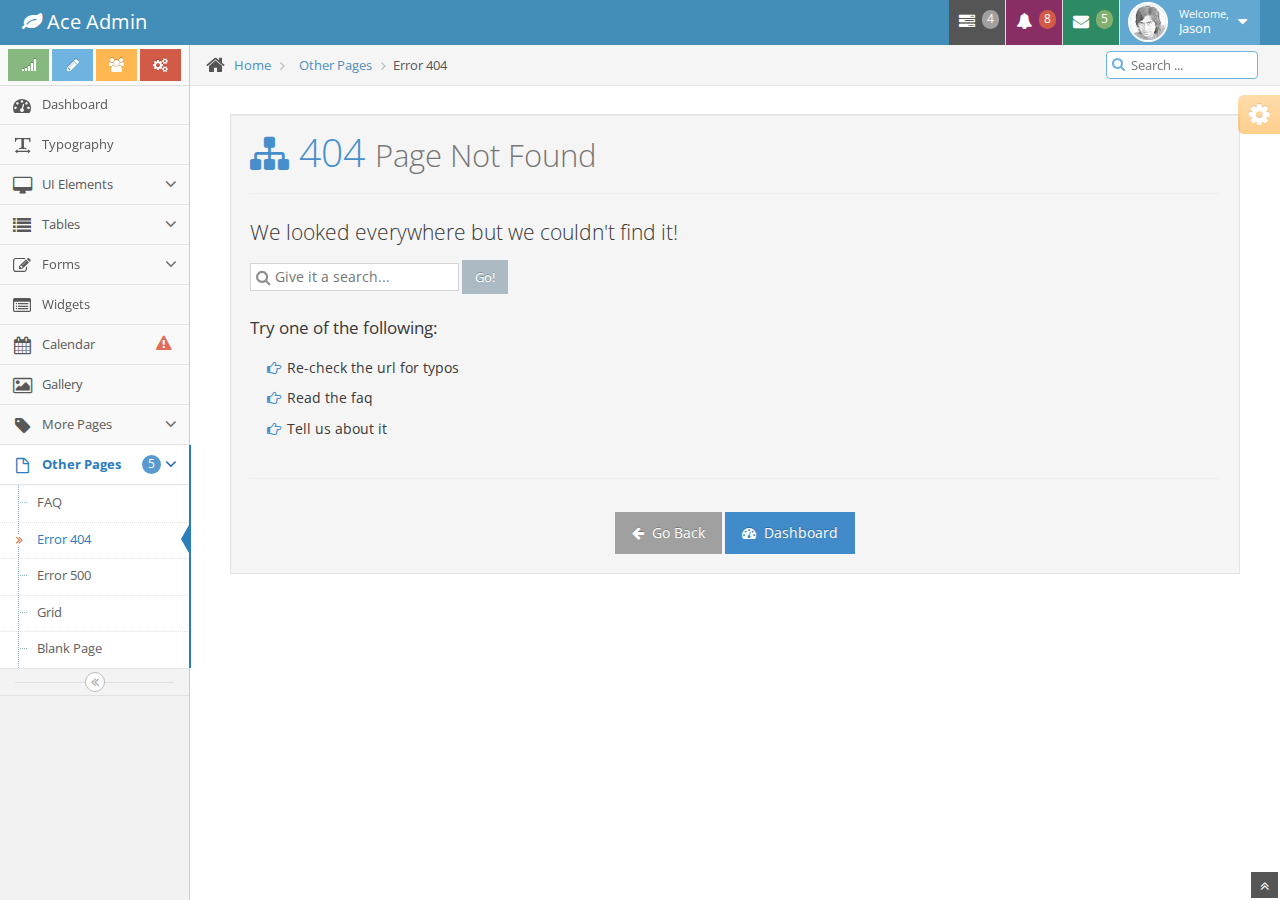
<file: web/WEB-INF/templates/AceAdmin1.2/error-404.html>
<!DOCTYPE html>
<html lang="en">
	<head>
		<meta charset="utf-8" />
		<title>404 Error Page - Ace Admin</title>

		<meta name="description" content="404 Error Page" />
		<meta name="viewport" content="width=device-width, initial-scale=1.0" />

		<!-- basic styles -->

		<link href="assets/css/bootstrap.min.css" rel="stylesheet" />
		<link rel="stylesheet" href="assets/css/font-awesome.min.css" />

		<!--[if IE 7]>
		  <link rel="stylesheet" href="assets/css/font-awesome-ie7.min.css" />
		<![endif]-->

		<!-- page specific plugin styles -->

		<!-- fonts -->

		<link rel="stylesheet" href="http://fonts.googleapis.com/css?family=Open+Sans:400,300" />

		<!-- ace styles -->

		<link rel="stylesheet" href="assets/css/ace.min.css" />
		<link rel="stylesheet" href="assets/css/ace-rtl.min.css" />
		<link rel="stylesheet" href="assets/css/ace-skins.min.css" />

		<!--[if lte IE 8]>
		  <link rel="stylesheet" href="assets/css/ace-ie.min.css" />
		<![endif]-->

		<!-- inline styles related to this page -->

		<!-- ace settings handler -->

		<script src="assets/js/ace-extra.min.js"></script>

		<!-- HTML5 shim and Respond.js IE8 support of HTML5 elements and media queries -->

		<!--[if lt IE 9]>
		<script src="assets/js/html5shiv.js"></script>
		<script src="assets/js/respond.min.js"></script>
		<![endif]-->
	</head>

	<body>
		<div class="navbar navbar-default" id="navbar">
			<script type="text/javascript">
				try{ace.settings.check('navbar' , 'fixed')}catch(e){}
			</script>

			<div class="navbar-container" id="navbar-container">
				<div class="navbar-header pull-left">
					<a href="#" class="navbar-brand">
						<small>
							<i class="icon-leaf"></i>
							Ace Admin
						</small>
					</a><!-- /.brand -->
				</div><!-- /.navbar-header -->

				<div class="navbar-header pull-right" role="navigation">
					<ul class="nav ace-nav">
						<li class="grey">
							<a data-toggle="dropdown" class="dropdown-toggle" href="#">
								<i class="icon-tasks"></i>
								<span class="badge badge-grey">4</span>
							</a>

							<ul class="pull-right dropdown-navbar dropdown-menu dropdown-caret dropdown-close">
								<li class="dropdown-header">
									<i class="icon-ok"></i>
									4 Tasks to complete
								</li>

								<li>
									<a href="#">
										<div class="clearfix">
											<span class="pull-left">Software Update</span>
											<span class="pull-right">65%</span>
										</div>

										<div class="progress progress-mini ">
											<div style="width:65%" class="progress-bar "></div>
										</div>
									</a>
								</li>

								<li>
									<a href="#">
										<div class="clearfix">
											<span class="pull-left">Hardware Upgrade</span>
											<span class="pull-right">35%</span>
										</div>

										<div class="progress progress-mini ">
											<div style="width:35%" class="progress-bar progress-bar-danger"></div>
										</div>
									</a>
								</li>

								<li>
									<a href="#">
										<div class="clearfix">
											<span class="pull-left">Unit Testing</span>
											<span class="pull-right">15%</span>
										</div>

										<div class="progress progress-mini ">
											<div style="width:15%" class="progress-bar progress-bar-warning"></div>
										</div>
									</a>
								</li>

								<li>
									<a href="#">
										<div class="clearfix">
											<span class="pull-left">Bug Fixes</span>
											<span class="pull-right">90%</span>
										</div>

										<div class="progress progress-mini progress-striped active">
											<div style="width:90%" class="progress-bar progress-bar-success"></div>
										</div>
									</a>
								</li>

								<li>
									<a href="#">
										See tasks with details
										<i class="icon-arrow-right"></i>
									</a>
								</li>
							</ul>
						</li>

						<li class="purple">
							<a data-toggle="dropdown" class="dropdown-toggle" href="#">
								<i class="icon-bell-alt icon-animated-bell"></i>
								<span class="badge badge-important">8</span>
							</a>

							<ul class="pull-right dropdown-navbar navbar-pink dropdown-menu dropdown-caret dropdown-close">
								<li class="dropdown-header">
									<i class="icon-warning-sign"></i>
									8 Notifications
								</li>

								<li>
									<a href="#">
										<div class="clearfix">
											<span class="pull-left">
												<i class="btn btn-xs no-hover btn-pink icon-comment"></i>
												New Comments
											</span>
											<span class="pull-right badge badge-info">+12</span>
										</div>
									</a>
								</li>

								<li>
									<a href="#">
										<i class="btn btn-xs btn-primary icon-user"></i>
										Bob just signed up as an editor ...
									</a>
								</li>

								<li>
									<a href="#">
										<div class="clearfix">
											<span class="pull-left">
												<i class="btn btn-xs no-hover btn-success icon-shopping-cart"></i>
												New Orders
											</span>
											<span class="pull-right badge badge-success">+8</span>
										</div>
									</a>
								</li>

								<li>
									<a href="#">
										<div class="clearfix">
											<span class="pull-left">
												<i class="btn btn-xs no-hover btn-info icon-twitter"></i>
												Followers
											</span>
											<span class="pull-right badge badge-info">+11</span>
										</div>
									</a>
								</li>

								<li>
									<a href="#">
										See all notifications
										<i class="icon-arrow-right"></i>
									</a>
								</li>
							</ul>
						</li>

						<li class="green">
							<a data-toggle="dropdown" class="dropdown-toggle" href="#">
								<i class="icon-envelope icon-animated-vertical"></i>
								<span class="badge badge-success">5</span>
							</a>

							<ul class="pull-right dropdown-navbar dropdown-menu dropdown-caret dropdown-close">
								<li class="dropdown-header">
									<i class="icon-envelope-alt"></i>
									5 Messages
								</li>

								<li>
									<a href="#">
										<img src="assets/avatars/avatar.png" class="msg-photo" alt="Alex's Avatar" />
										<span class="msg-body">
											<span class="msg-title">
												<span class="blue">Alex:</span>
												Ciao sociis natoque penatibus et auctor ...
											</span>

											<span class="msg-time">
												<i class="icon-time"></i>
												<span>a moment ago</span>
											</span>
										</span>
									</a>
								</li>

								<li>
									<a href="#">
										<img src="assets/avatars/avatar3.png" class="msg-photo" alt="Susan's Avatar" />
										<span class="msg-body">
											<span class="msg-title">
												<span class="blue">Susan:</span>
												Vestibulum id ligula porta felis euismod ...
											</span>

											<span class="msg-time">
												<i class="icon-time"></i>
												<span>20 minutes ago</span>
											</span>
										</span>
									</a>
								</li>

								<li>
									<a href="#">
										<img src="assets/avatars/avatar4.png" class="msg-photo" alt="Bob's Avatar" />
										<span class="msg-body">
											<span class="msg-title">
												<span class="blue">Bob:</span>
												Nullam quis risus eget urna mollis ornare ...
											</span>

											<span class="msg-time">
												<i class="icon-time"></i>
												<span>3:15 pm</span>
											</span>
										</span>
									</a>
								</li>

								<li>
									<a href="inbox.html">
										See all messages
										<i class="icon-arrow-right"></i>
									</a>
								</li>
							</ul>
						</li>

						<li class="light-blue">
							<a data-toggle="dropdown" href="#" class="dropdown-toggle">
								<img class="nav-user-photo" src="assets/avatars/user.jpg" alt="Jason's Photo" />
								<span class="user-info">
									<small>Welcome,</small>
									Jason
								</span>

								<i class="icon-caret-down"></i>
							</a>

							<ul class="user-menu pull-right dropdown-menu dropdown-yellow dropdown-caret dropdown-close">
								<li>
									<a href="#">
										<i class="icon-cog"></i>
										Settings
									</a>
								</li>

								<li>
									<a href="#">
										<i class="icon-user"></i>
										Profile
									</a>
								</li>

								<li class="divider"></li>

								<li>
									<a href="#">
										<i class="icon-off"></i>
										Logout
									</a>
								</li>
							</ul>
						</li>
					</ul><!-- /.ace-nav -->
				</div><!-- /.navbar-header -->
			</div><!-- /.container -->
		</div>

		<div class="main-container" id="main-container">
			<script type="text/javascript">
				try{ace.settings.check('main-container' , 'fixed')}catch(e){}
			</script>

			<div class="main-container-inner">
				<a class="menu-toggler" id="menu-toggler" href="#">
					<span class="menu-text"></span>
				</a>

				<div class="sidebar" id="sidebar">
					<script type="text/javascript">
						try{ace.settings.check('sidebar' , 'fixed')}catch(e){}
					</script>

					<div class="sidebar-shortcuts" id="sidebar-shortcuts">
						<div class="sidebar-shortcuts-large" id="sidebar-shortcuts-large">
							<button class="btn btn-success">
								<i class="icon-signal"></i>
							</button>

							<button class="btn btn-info">
								<i class="icon-pencil"></i>
							</button>

							<button class="btn btn-warning">
								<i class="icon-group"></i>
							</button>

							<button class="btn btn-danger">
								<i class="icon-cogs"></i>
							</button>
						</div>

						<div class="sidebar-shortcuts-mini" id="sidebar-shortcuts-mini">
							<span class="btn btn-success"></span>

							<span class="btn btn-info"></span>

							<span class="btn btn-warning"></span>

							<span class="btn btn-danger"></span>
						</div>
					</div><!-- #sidebar-shortcuts -->

					<ul class="nav nav-list">
						<li>
							<a href="index.html">
								<i class="icon-dashboard"></i>
								<span class="menu-text"> Dashboard </span>
							</a>
						</li>

						<li>
							<a href="typography.html">
								<i class="icon-text-width"></i>
								<span class="menu-text"> Typography </span>
							</a>
						</li>

						<li>
							<a href="#" class="dropdown-toggle">
								<i class="icon-desktop"></i>
								<span class="menu-text"> UI Elements </span>

								<b class="arrow icon-angle-down"></b>
							</a>

							<ul class="submenu">
								<li>
									<a href="elements.html">
										<i class="icon-double-angle-right"></i>
										Elements
									</a>
								</li>

								<li>
									<a href="buttons.html">
										<i class="icon-double-angle-right"></i>
										Buttons &amp; Icons
									</a>
								</li>

								<li>
									<a href="treeview.html">
										<i class="icon-double-angle-right"></i>
										Treeview
									</a>
								</li>

								<li>
									<a href="jquery-ui.html">
										<i class="icon-double-angle-right"></i>
										jQuery UI
									</a>
								</li>

								<li>
									<a href="nestable-list.html">
										<i class="icon-double-angle-right"></i>
										Nestable Lists
									</a>
								</li>

								<li>
									<a href="#" class="dropdown-toggle">
										<i class="icon-double-angle-right"></i>

										Three Level Menu
										<b class="arrow icon-angle-down"></b>
									</a>

									<ul class="submenu">
										<li>
											<a href="#">
												<i class="icon-leaf"></i>
												Item #1
											</a>
										</li>

										<li>
											<a href="#" class="dropdown-toggle">
												<i class="icon-pencil"></i>

												4th level
												<b class="arrow icon-angle-down"></b>
											</a>

											<ul class="submenu">
												<li>
													<a href="#">
														<i class="icon-plus"></i>
														Add Product
													</a>
												</li>

												<li>
													<a href="#">
														<i class="icon-eye-open"></i>
														View Products
													</a>
												</li>
											</ul>
										</li>
									</ul>
								</li>
							</ul>
						</li>

						<li>
							<a href="#" class="dropdown-toggle">
								<i class="icon-list"></i>
								<span class="menu-text"> Tables </span>

								<b class="arrow icon-angle-down"></b>
							</a>

							<ul class="submenu">
								<li>
									<a href="tables.html">
										<i class="icon-double-angle-right"></i>
										Simple &amp; Dynamic
									</a>
								</li>

								<li>
									<a href="jqgrid.html">
										<i class="icon-double-angle-right"></i>
										jqGrid plugin
									</a>
								</li>
							</ul>
						</li>

						<li>
							<a href="#" class="dropdown-toggle">
								<i class="icon-edit"></i>
								<span class="menu-text"> Forms </span>

								<b class="arrow icon-angle-down"></b>
							</a>

							<ul class="submenu">
								<li>
									<a href="form-elements.html">
										<i class="icon-double-angle-right"></i>
										Form Elements
									</a>
								</li>

								<li>
									<a href="form-wizard.html">
										<i class="icon-double-angle-right"></i>
										Wizard &amp; Validation
									</a>
								</li>

								<li>
									<a href="wysiwyg.html">
										<i class="icon-double-angle-right"></i>
										Wysiwyg &amp; Markdown
									</a>
								</li>

								<li>
									<a href="dropzone.html">
										<i class="icon-double-angle-right"></i>
										Dropzone File Upload
									</a>
								</li>
							</ul>
						</li>

						<li>
							<a href="widgets.html">
								<i class="icon-list-alt"></i>
								<span class="menu-text"> Widgets </span>
							</a>
						</li>

						<li>
							<a href="calendar.html">
								<i class="icon-calendar"></i>

								<span class="menu-text">
									Calendar
									<span class="badge badge-transparent tooltip-error" title="2&nbsp;Important&nbsp;Events">
										<i class="icon-warning-sign red bigger-130"></i>
									</span>
								</span>
							</a>
						</li>

						<li>
							<a href="gallery.html">
								<i class="icon-picture"></i>
								<span class="menu-text"> Gallery </span>
							</a>
						</li>

						<li>
							<a href="#" class="dropdown-toggle">
								<i class="icon-tag"></i>
								<span class="menu-text"> More Pages </span>

								<b class="arrow icon-angle-down"></b>
							</a>

							<ul class="submenu">
								<li>
									<a href="profile.html">
										<i class="icon-double-angle-right"></i>
										User Profile
									</a>
								</li>

								<li>
									<a href="inbox.html">
										<i class="icon-double-angle-right"></i>
										Inbox
									</a>
								</li>

								<li>
									<a href="pricing.html">
										<i class="icon-double-angle-right"></i>
										Pricing Tables
									</a>
								</li>

								<li>
									<a href="invoice.html">
										<i class="icon-double-angle-right"></i>
										Invoice
									</a>
								</li>

								<li>
									<a href="timeline.html">
										<i class="icon-double-angle-right"></i>
										Timeline
									</a>
								</li>

								<li>
									<a href="login.html">
										<i class="icon-double-angle-right"></i>
										Login &amp; Register
									</a>
								</li>
							</ul>
						</li>

						<li class="active open">
							<a href="#" class="dropdown-toggle">
								<i class="icon-file-alt"></i>

								<span class="menu-text">
									Other Pages
									<span class="badge badge-primary ">5</span>
								</span>

								<b class="arrow icon-angle-down"></b>
							</a>

							<ul class="submenu">
								<li>
									<a href="faq.html">
										<i class="icon-double-angle-right"></i>
										FAQ
									</a>
								</li>

								<li class="active">
									<a href="error-404.html">
										<i class="icon-double-angle-right"></i>
										Error 404
									</a>
								</li>

								<li>
									<a href="error-500.html">
										<i class="icon-double-angle-right"></i>
										Error 500
									</a>
								</li>

								<li>
									<a href="grid.html">
										<i class="icon-double-angle-right"></i>
										Grid
									</a>
								</li>

								<li>
									<a href="blank.html">
										<i class="icon-double-angle-right"></i>
										Blank Page
									</a>
								</li>
							</ul>
						</li>
					</ul><!-- /.nav-list -->

					<div class="sidebar-collapse" id="sidebar-collapse">
						<i class="icon-double-angle-left" data-icon1="icon-double-angle-left" data-icon2="icon-double-angle-right"></i>
					</div>

					<script type="text/javascript">
						try{ace.settings.check('sidebar' , 'collapsed')}catch(e){}
					</script>
				</div>

				<div class="main-content">
					<div class="breadcrumbs" id="breadcrumbs">
						<script type="text/javascript">
							try{ace.settings.check('breadcrumbs' , 'fixed')}catch(e){}
						</script>

						<ul class="breadcrumb">
							<li>
								<i class="icon-home home-icon"></i>
								<a href="#">Home</a>
							</li>

							<li>
								<a href="#">Other Pages</a>
							</li>
							<li class="active">Error 404</li>
						</ul><!-- .breadcrumb -->

						<div class="nav-search" id="nav-search">
							<form class="form-search">
								<span class="input-icon">
									<input type="text" placeholder="Search ..." class="nav-search-input" id="nav-search-input" autocomplete="off" />
									<i class="icon-search nav-search-icon"></i>
								</span>
							</form>
						</div><!-- #nav-search -->
					</div>

					<div class="page-content">
						<div class="row">
							<div class="col-xs-12">
								<!-- PAGE CONTENT BEGINS -->

								<div class="error-container">
									<div class="well">
										<h1 class="grey lighter smaller">
											<span class="blue bigger-125">
												<i class="icon-sitemap"></i>
												404
											</span>
											Page Not Found
										</h1>

										<hr />
										<h3 class="lighter smaller">We looked everywhere but we couldn't find it!</h3>

										<div>
											<form class="form-search">
												<span class="input-icon align-middle">
													<i class="icon-search"></i>

													<input type="text" class="search-query" placeholder="Give it a search..." />
												</span>
												<button class="btn btn-sm" onclick="return false;">Go!</button>
											</form>

											<div class="space"></div>
											<h4 class="smaller">Try one of the following:</h4>

											<ul class="list-unstyled spaced inline bigger-110 margin-15">
												<li>
													<i class="icon-hand-right blue"></i>
													Re-check the url for typos
												</li>

												<li>
													<i class="icon-hand-right blue"></i>
													Read the faq
												</li>

												<li>
													<i class="icon-hand-right blue"></i>
													Tell us about it
												</li>
											</ul>
										</div>

										<hr />
										<div class="space"></div>

										<div class="center">
											<a href="#" class="btn btn-grey">
												<i class="icon-arrow-left"></i>
												Go Back
											</a>

											<a href="#" class="btn btn-primary">
												<i class="icon-dashboard"></i>
												Dashboard
											</a>
										</div>
									</div>
								</div><!-- PAGE CONTENT ENDS -->
							</div><!-- /.col -->
						</div><!-- /.row -->
					</div><!-- /.page-content -->
				</div><!-- /.main-content -->

				<div class="ace-settings-container" id="ace-settings-container">
					<div class="btn btn-app btn-xs btn-warning ace-settings-btn" id="ace-settings-btn">
						<i class="icon-cog bigger-150"></i>
					</div>

					<div class="ace-settings-box" id="ace-settings-box">
						<div>
							<div class="pull-left">
								<select id="skin-colorpicker" class="hide">
									<option data-skin="default" value="#438EB9">#438EB9</option>
									<option data-skin="skin-1" value="#222A2D">#222A2D</option>
									<option data-skin="skin-2" value="#C6487E">#C6487E</option>
									<option data-skin="skin-3" value="#D0D0D0">#D0D0D0</option>
								</select>
							</div>
							<span>&nbsp; Choose Skin</span>
						</div>

						<div>
							<input type="checkbox" class="ace ace-checkbox-2" id="ace-settings-navbar" />
							<label class="lbl" for="ace-settings-navbar"> Fixed Navbar</label>
						</div>

						<div>
							<input type="checkbox" class="ace ace-checkbox-2" id="ace-settings-sidebar" />
							<label class="lbl" for="ace-settings-sidebar"> Fixed Sidebar</label>
						</div>

						<div>
							<input type="checkbox" class="ace ace-checkbox-2" id="ace-settings-breadcrumbs" />
							<label class="lbl" for="ace-settings-breadcrumbs"> Fixed Breadcrumbs</label>
						</div>

						<div>
							<input type="checkbox" class="ace ace-checkbox-2" id="ace-settings-rtl" />
							<label class="lbl" for="ace-settings-rtl"> Right To Left (rtl)</label>
						</div>

						<div>
							<input type="checkbox" class="ace ace-checkbox-2" id="ace-settings-add-container" />
							<label class="lbl" for="ace-settings-add-container">
								Inside
								<b>.container</b>
							</label>
						</div>
					</div>
				</div><!-- /#ace-settings-container -->
			</div><!-- /.main-container-inner -->

			<a href="#" id="btn-scroll-up" class="btn-scroll-up btn btn-sm btn-inverse">
				<i class="icon-double-angle-up icon-only bigger-110"></i>
			</a>
		</div><!-- /.main-container -->

		<!-- basic scripts -->

		<!--[if !IE]> -->

		<script src="http://ajax.googleapis.com/ajax/libs/jquery/2.0.3/jquery.min.js"></script>

		<!-- <![endif]-->

		<!--[if IE]>
<script src="http://ajax.googleapis.com/ajax/libs/jquery/1.10.2/jquery.min.js"></script>
<![endif]-->

		<!--[if !IE]> -->

		<script type="text/javascript">
			window.jQuery || document.write("<script src='assets/js/jquery-2.0.3.min.js'>"+"<"+"/script>");
		</script>

		<!-- <![endif]-->

		<!--[if IE]>
<script type="text/javascript">
 window.jQuery || document.write("<script src='assets/js/jquery-1.10.2.min.js'>"+"<"+"/script>");
</script>
<![endif]-->

		<script type="text/javascript">
			if("ontouchend" in document) document.write("<script src='assets/js/jquery.mobile.custom.min.js'>"+"<"+"/script>");
		</script>
		<script src="assets/js/bootstrap.min.js"></script>
		<script src="assets/js/typeahead-bs2.min.js"></script>

		<!-- page specific plugin scripts -->

		<!-- ace scripts -->

		<script src="assets/js/ace-elements.min.js"></script>
		<script src="assets/js/ace.min.js"></script>

		<!-- inline scripts related to this page -->
	</body>
</html>
</file>
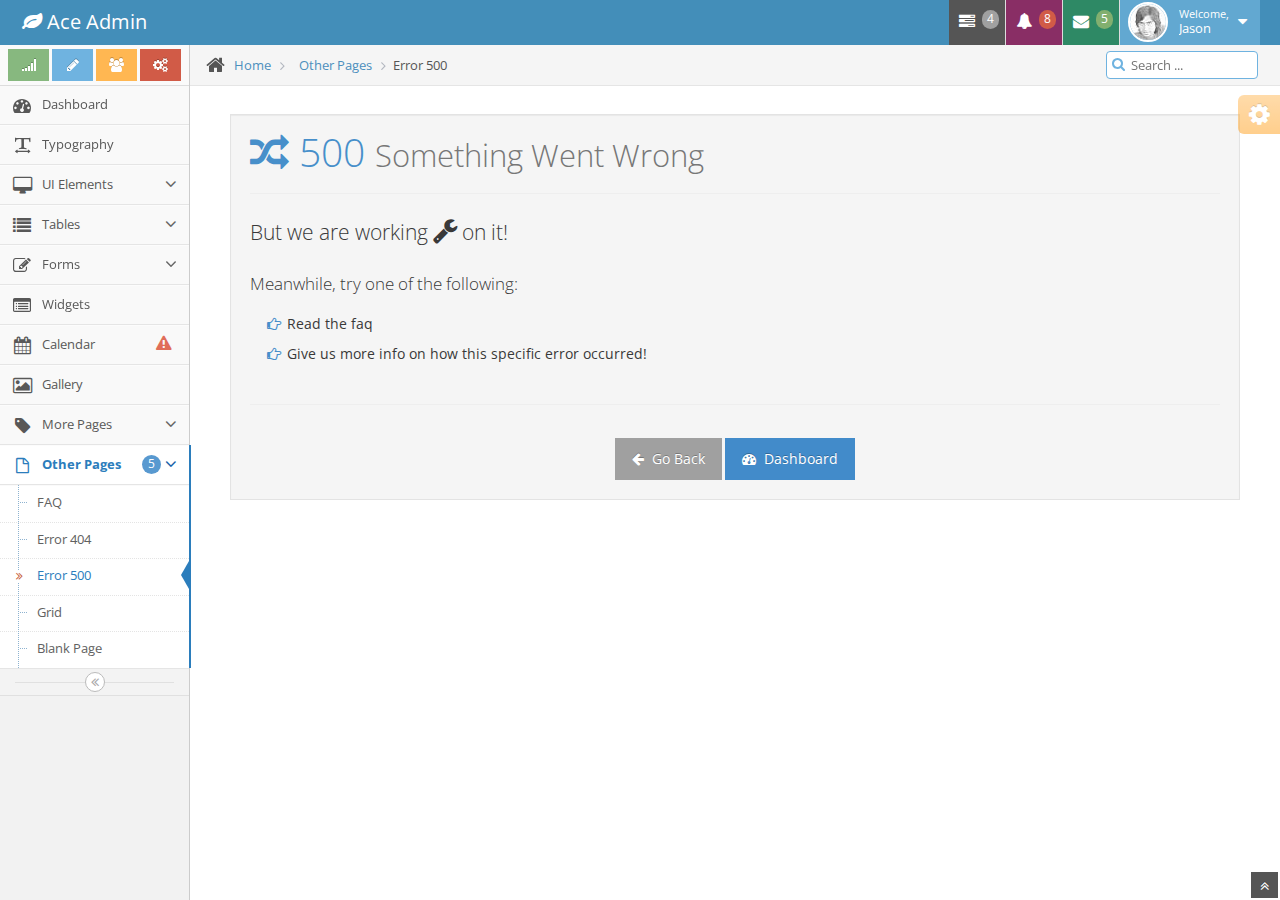
<file: web/WEB-INF/templates/AceAdmin1.2/error-500.html>
<!DOCTYPE html>
<html lang="en">
	<head>
		<meta charset="utf-8" />
		<title>500 Error Page - Ace Admin</title>

		<meta name="description" content="500 Error Page" />
		<meta name="viewport" content="width=device-width, initial-scale=1.0" />

		<!-- basic styles -->

		<link href="assets/css/bootstrap.min.css" rel="stylesheet" />
		<link rel="stylesheet" href="assets/css/font-awesome.min.css" />

		<!--[if IE 7]>
		  <link rel="stylesheet" href="assets/css/font-awesome-ie7.min.css" />
		<![endif]-->

		<!-- page specific plugin styles -->

		<!-- fonts -->

		<link rel="stylesheet" href="http://fonts.googleapis.com/css?family=Open+Sans:400,300" />

		<!-- ace styles -->

		<link rel="stylesheet" href="assets/css/ace.min.css" />
		<link rel="stylesheet" href="assets/css/ace-rtl.min.css" />
		<link rel="stylesheet" href="assets/css/ace-skins.min.css" />

		<!--[if lte IE 8]>
		  <link rel="stylesheet" href="assets/css/ace-ie.min.css" />
		<![endif]-->

		<!-- inline styles related to this page -->

		<!-- ace settings handler -->

		<script src="assets/js/ace-extra.min.js"></script>

		<!-- HTML5 shim and Respond.js IE8 support of HTML5 elements and media queries -->

		<!--[if lt IE 9]>
		<script src="assets/js/html5shiv.js"></script>
		<script src="assets/js/respond.min.js"></script>
		<![endif]-->
	</head>

	<body>
		<div class="navbar navbar-default" id="navbar">
			<script type="text/javascript">
				try{ace.settings.check('navbar' , 'fixed')}catch(e){}
			</script>

			<div class="navbar-container" id="navbar-container">
				<div class="navbar-header pull-left">
					<a href="#" class="navbar-brand">
						<small>
							<i class="icon-leaf"></i>
							Ace Admin
						</small>
					</a><!-- /.brand -->
				</div><!-- /.navbar-header -->

				<div class="navbar-header pull-right" role="navigation">
					<ul class="nav ace-nav">
						<li class="grey">
							<a data-toggle="dropdown" class="dropdown-toggle" href="#">
								<i class="icon-tasks"></i>
								<span class="badge badge-grey">4</span>
							</a>

							<ul class="pull-right dropdown-navbar dropdown-menu dropdown-caret dropdown-close">
								<li class="dropdown-header">
									<i class="icon-ok"></i>
									4 Tasks to complete
								</li>

								<li>
									<a href="#">
										<div class="clearfix">
											<span class="pull-left">Software Update</span>
											<span class="pull-right">65%</span>
										</div>

										<div class="progress progress-mini ">
											<div style="width:65%" class="progress-bar "></div>
										</div>
									</a>
								</li>

								<li>
									<a href="#">
										<div class="clearfix">
											<span class="pull-left">Hardware Upgrade</span>
											<span class="pull-right">35%</span>
										</div>

										<div class="progress progress-mini ">
											<div style="width:35%" class="progress-bar progress-bar-danger"></div>
										</div>
									</a>
								</li>

								<li>
									<a href="#">
										<div class="clearfix">
											<span class="pull-left">Unit Testing</span>
											<span class="pull-right">15%</span>
										</div>

										<div class="progress progress-mini ">
											<div style="width:15%" class="progress-bar progress-bar-warning"></div>
										</div>
									</a>
								</li>

								<li>
									<a href="#">
										<div class="clearfix">
											<span class="pull-left">Bug Fixes</span>
											<span class="pull-right">90%</span>
										</div>

										<div class="progress progress-mini progress-striped active">
											<div style="width:90%" class="progress-bar progress-bar-success"></div>
										</div>
									</a>
								</li>

								<li>
									<a href="#">
										See tasks with details
										<i class="icon-arrow-right"></i>
									</a>
								</li>
							</ul>
						</li>

						<li class="purple">
							<a data-toggle="dropdown" class="dropdown-toggle" href="#">
								<i class="icon-bell-alt icon-animated-bell"></i>
								<span class="badge badge-important">8</span>
							</a>

							<ul class="pull-right dropdown-navbar navbar-pink dropdown-menu dropdown-caret dropdown-close">
								<li class="dropdown-header">
									<i class="icon-warning-sign"></i>
									8 Notifications
								</li>

								<li>
									<a href="#">
										<div class="clearfix">
											<span class="pull-left">
												<i class="btn btn-xs no-hover btn-pink icon-comment"></i>
												New Comments
											</span>
											<span class="pull-right badge badge-info">+12</span>
										</div>
									</a>
								</li>

								<li>
									<a href="#">
										<i class="btn btn-xs btn-primary icon-user"></i>
										Bob just signed up as an editor ...
									</a>
								</li>

								<li>
									<a href="#">
										<div class="clearfix">
											<span class="pull-left">
												<i class="btn btn-xs no-hover btn-success icon-shopping-cart"></i>
												New Orders
											</span>
											<span class="pull-right badge badge-success">+8</span>
										</div>
									</a>
								</li>

								<li>
									<a href="#">
										<div class="clearfix">
											<span class="pull-left">
												<i class="btn btn-xs no-hover btn-info icon-twitter"></i>
												Followers
											</span>
											<span class="pull-right badge badge-info">+11</span>
										</div>
									</a>
								</li>

								<li>
									<a href="#">
										See all notifications
										<i class="icon-arrow-right"></i>
									</a>
								</li>
							</ul>
						</li>

						<li class="green">
							<a data-toggle="dropdown" class="dropdown-toggle" href="#">
								<i class="icon-envelope icon-animated-vertical"></i>
								<span class="badge badge-success">5</span>
							</a>

							<ul class="pull-right dropdown-navbar dropdown-menu dropdown-caret dropdown-close">
								<li class="dropdown-header">
									<i class="icon-envelope-alt"></i>
									5 Messages
								</li>

								<li>
									<a href="#">
										<img src="assets/avatars/avatar.png" class="msg-photo" alt="Alex's Avatar" />
										<span class="msg-body">
											<span class="msg-title">
												<span class="blue">Alex:</span>
												Ciao sociis natoque penatibus et auctor ...
											</span>

											<span class="msg-time">
												<i class="icon-time"></i>
												<span>a moment ago</span>
											</span>
										</span>
									</a>
								</li>

								<li>
									<a href="#">
										<img src="assets/avatars/avatar3.png" class="msg-photo" alt="Susan's Avatar" />
										<span class="msg-body">
											<span class="msg-title">
												<span class="blue">Susan:</span>
												Vestibulum id ligula porta felis euismod ...
											</span>

											<span class="msg-time">
												<i class="icon-time"></i>
												<span>20 minutes ago</span>
											</span>
										</span>
									</a>
								</li>

								<li>
									<a href="#">
										<img src="assets/avatars/avatar4.png" class="msg-photo" alt="Bob's Avatar" />
										<span class="msg-body">
											<span class="msg-title">
												<span class="blue">Bob:</span>
												Nullam quis risus eget urna mollis ornare ...
											</span>

											<span class="msg-time">
												<i class="icon-time"></i>
												<span>3:15 pm</span>
											</span>
										</span>
									</a>
								</li>

								<li>
									<a href="inbox.html">
										See all messages
										<i class="icon-arrow-right"></i>
									</a>
								</li>
							</ul>
						</li>

						<li class="light-blue">
							<a data-toggle="dropdown" href="#" class="dropdown-toggle">
								<img class="nav-user-photo" src="assets/avatars/user.jpg" alt="Jason's Photo" />
								<span class="user-info">
									<small>Welcome,</small>
									Jason
								</span>

								<i class="icon-caret-down"></i>
							</a>

							<ul class="user-menu pull-right dropdown-menu dropdown-yellow dropdown-caret dropdown-close">
								<li>
									<a href="#">
										<i class="icon-cog"></i>
										Settings
									</a>
								</li>

								<li>
									<a href="#">
										<i class="icon-user"></i>
										Profile
									</a>
								</li>

								<li class="divider"></li>

								<li>
									<a href="#">
										<i class="icon-off"></i>
										Logout
									</a>
								</li>
							</ul>
						</li>
					</ul><!-- /.ace-nav -->
				</div><!-- /.navbar-header -->
			</div><!-- /.container -->
		</div>

		<div class="main-container" id="main-container">
			<script type="text/javascript">
				try{ace.settings.check('main-container' , 'fixed')}catch(e){}
			</script>

			<div class="main-container-inner">
				<a class="menu-toggler" id="menu-toggler" href="#">
					<span class="menu-text"></span>
				</a>

				<div class="sidebar" id="sidebar">
					<script type="text/javascript">
						try{ace.settings.check('sidebar' , 'fixed')}catch(e){}
					</script>

					<div class="sidebar-shortcuts" id="sidebar-shortcuts">
						<div class="sidebar-shortcuts-large" id="sidebar-shortcuts-large">
							<button class="btn btn-success">
								<i class="icon-signal"></i>
							</button>

							<button class="btn btn-info">
								<i class="icon-pencil"></i>
							</button>

							<button class="btn btn-warning">
								<i class="icon-group"></i>
							</button>

							<button class="btn btn-danger">
								<i class="icon-cogs"></i>
							</button>
						</div>

						<div class="sidebar-shortcuts-mini" id="sidebar-shortcuts-mini">
							<span class="btn btn-success"></span>

							<span class="btn btn-info"></span>

							<span class="btn btn-warning"></span>

							<span class="btn btn-danger"></span>
						</div>
					</div><!-- #sidebar-shortcuts -->

					<ul class="nav nav-list">
						<li>
							<a href="index.html">
								<i class="icon-dashboard"></i>
								<span class="menu-text"> Dashboard </span>
							</a>
						</li>

						<li>
							<a href="typography.html">
								<i class="icon-text-width"></i>
								<span class="menu-text"> Typography </span>
							</a>
						</li>

						<li>
							<a href="#" class="dropdown-toggle">
								<i class="icon-desktop"></i>
								<span class="menu-text"> UI Elements </span>

								<b class="arrow icon-angle-down"></b>
							</a>

							<ul class="submenu">
								<li>
									<a href="elements.html">
										<i class="icon-double-angle-right"></i>
										Elements
									</a>
								</li>

								<li>
									<a href="buttons.html">
										<i class="icon-double-angle-right"></i>
										Buttons &amp; Icons
									</a>
								</li>

								<li>
									<a href="treeview.html">
										<i class="icon-double-angle-right"></i>
										Treeview
									</a>
								</li>

								<li>
									<a href="jquery-ui.html">
										<i class="icon-double-angle-right"></i>
										jQuery UI
									</a>
								</li>

								<li>
									<a href="nestable-list.html">
										<i class="icon-double-angle-right"></i>
										Nestable Lists
									</a>
								</li>

								<li>
									<a href="#" class="dropdown-toggle">
										<i class="icon-double-angle-right"></i>

										Three Level Menu
										<b class="arrow icon-angle-down"></b>
									</a>

									<ul class="submenu">
										<li>
											<a href="#">
												<i class="icon-leaf"></i>
												Item #1
											</a>
										</li>

										<li>
											<a href="#" class="dropdown-toggle">
												<i class="icon-pencil"></i>

												4th level
												<b class="arrow icon-angle-down"></b>
											</a>

											<ul class="submenu">
												<li>
													<a href="#">
														<i class="icon-plus"></i>
														Add Product
													</a>
												</li>

												<li>
													<a href="#">
														<i class="icon-eye-open"></i>
														View Products
													</a>
												</li>
											</ul>
										</li>
									</ul>
								</li>
							</ul>
						</li>

						<li>
							<a href="#" class="dropdown-toggle">
								<i class="icon-list"></i>
								<span class="menu-text"> Tables </span>

								<b class="arrow icon-angle-down"></b>
							</a>

							<ul class="submenu">
								<li>
									<a href="tables.html">
										<i class="icon-double-angle-right"></i>
										Simple &amp; Dynamic
									</a>
								</li>

								<li>
									<a href="jqgrid.html">
										<i class="icon-double-angle-right"></i>
										jqGrid plugin
									</a>
								</li>
							</ul>
						</li>

						<li>
							<a href="#" class="dropdown-toggle">
								<i class="icon-edit"></i>
								<span class="menu-text"> Forms </span>

								<b class="arrow icon-angle-down"></b>
							</a>

							<ul class="submenu">
								<li>
									<a href="form-elements.html">
										<i class="icon-double-angle-right"></i>
										Form Elements
									</a>
								</li>

								<li>
									<a href="form-wizard.html">
										<i class="icon-double-angle-right"></i>
										Wizard &amp; Validation
									</a>
								</li>

								<li>
									<a href="wysiwyg.html">
										<i class="icon-double-angle-right"></i>
										Wysiwyg &amp; Markdown
									</a>
								</li>

								<li>
									<a href="dropzone.html">
										<i class="icon-double-angle-right"></i>
										Dropzone File Upload
									</a>
								</li>
							</ul>
						</li>

						<li>
							<a href="widgets.html">
								<i class="icon-list-alt"></i>
								<span class="menu-text"> Widgets </span>
							</a>
						</li>

						<li>
							<a href="calendar.html">
								<i class="icon-calendar"></i>

								<span class="menu-text">
									Calendar
									<span class="badge badge-transparent tooltip-error" title="2&nbsp;Important&nbsp;Events">
										<i class="icon-warning-sign red bigger-130"></i>
									</span>
								</span>
							</a>
						</li>

						<li>
							<a href="gallery.html">
								<i class="icon-picture"></i>
								<span class="menu-text"> Gallery </span>
							</a>
						</li>

						<li>
							<a href="#" class="dropdown-toggle">
								<i class="icon-tag"></i>
								<span class="menu-text"> More Pages </span>

								<b class="arrow icon-angle-down"></b>
							</a>

							<ul class="submenu">
								<li>
									<a href="profile.html">
										<i class="icon-double-angle-right"></i>
										User Profile
									</a>
								</li>

								<li>
									<a href="inbox.html">
										<i class="icon-double-angle-right"></i>
										Inbox
									</a>
								</li>

								<li>
									<a href="pricing.html">
										<i class="icon-double-angle-right"></i>
										Pricing Tables
									</a>
								</li>

								<li>
									<a href="invoice.html">
										<i class="icon-double-angle-right"></i>
										Invoice
									</a>
								</li>

								<li>
									<a href="timeline.html">
										<i class="icon-double-angle-right"></i>
										Timeline
									</a>
								</li>

								<li>
									<a href="login.html">
										<i class="icon-double-angle-right"></i>
										Login &amp; Register
									</a>
								</li>
							</ul>
						</li>

						<li class="active open">
							<a href="#" class="dropdown-toggle">
								<i class="icon-file-alt"></i>

								<span class="menu-text">
									Other Pages
									<span class="badge badge-primary ">5</span>
								</span>

								<b class="arrow icon-angle-down"></b>
							</a>

							<ul class="submenu">
								<li>
									<a href="faq.html">
										<i class="icon-double-angle-right"></i>
										FAQ
									</a>
								</li>

								<li>
									<a href="error-404.html">
										<i class="icon-double-angle-right"></i>
										Error 404
									</a>
								</li>

								<li class="active">
									<a href="error-500.html">
										<i class="icon-double-angle-right"></i>
										Error 500
									</a>
								</li>

								<li>
									<a href="grid.html">
										<i class="icon-double-angle-right"></i>
										Grid
									</a>
								</li>

								<li>
									<a href="blank.html">
										<i class="icon-double-angle-right"></i>
										Blank Page
									</a>
								</li>
							</ul>
						</li>
					</ul><!-- /.nav-list -->

					<div class="sidebar-collapse" id="sidebar-collapse">
						<i class="icon-double-angle-left" data-icon1="icon-double-angle-left" data-icon2="icon-double-angle-right"></i>
					</div>

					<script type="text/javascript">
						try{ace.settings.check('sidebar' , 'collapsed')}catch(e){}
					</script>
				</div>

				<div class="main-content">
					<div class="breadcrumbs" id="breadcrumbs">
						<script type="text/javascript">
							try{ace.settings.check('breadcrumbs' , 'fixed')}catch(e){}
						</script>

						<ul class="breadcrumb">
							<li>
								<i class="icon-home home-icon"></i>
								<a href="#">Home</a>
							</li>

							<li>
								<a href="#">Other Pages</a>
							</li>
							<li class="active">Error 500</li>
						</ul><!-- .breadcrumb -->

						<div class="nav-search" id="nav-search">
							<form class="form-search">
								<span class="input-icon">
									<input type="text" placeholder="Search ..." class="nav-search-input" id="nav-search-input" autocomplete="off" />
									<i class="icon-search nav-search-icon"></i>
								</span>
							</form>
						</div><!-- #nav-search -->
					</div>

					<div class="page-content">
						<div class="row">
							<div class="col-xs-12">
								<!-- PAGE CONTENT BEGINS -->

								<div class="error-container">
									<div class="well">
										<h1 class="grey lighter smaller">
											<span class="blue bigger-125">
												<i class="icon-random"></i>
												500
											</span>
											Something Went Wrong
										</h1>

										<hr />
										<h3 class="lighter smaller">
											But we are working
											<i class="icon-wrench icon-animated-wrench bigger-125"></i>
											on it!
										</h3>

										<div class="space"></div>

										<div>
											<h4 class="lighter smaller">Meanwhile, try one of the following:</h4>

											<ul class="list-unstyled spaced inline bigger-110 margin-15">
												<li>
													<i class="icon-hand-right blue"></i>
													Read the faq
												</li>

												<li>
													<i class="icon-hand-right blue"></i>
													Give us more info on how this specific error occurred!
												</li>
											</ul>
										</div>

										<hr />
										<div class="space"></div>

										<div class="center">
											<a href="#" class="btn btn-grey">
												<i class="icon-arrow-left"></i>
												Go Back
											</a>

											<a href="#" class="btn btn-primary">
												<i class="icon-dashboard"></i>
												Dashboard
											</a>
										</div>
									</div>
								</div>

								<!-- PAGE CONTENT ENDS -->
							</div><!-- /.col -->
						</div><!-- /.row -->
					</div><!-- /.page-content -->
				</div><!-- /.main-content -->

				<div class="ace-settings-container" id="ace-settings-container">
					<div class="btn btn-app btn-xs btn-warning ace-settings-btn" id="ace-settings-btn">
						<i class="icon-cog bigger-150"></i>
					</div>

					<div class="ace-settings-box" id="ace-settings-box">
						<div>
							<div class="pull-left">
								<select id="skin-colorpicker" class="hide">
									<option data-skin="default" value="#438EB9">#438EB9</option>
									<option data-skin="skin-1" value="#222A2D">#222A2D</option>
									<option data-skin="skin-2" value="#C6487E">#C6487E</option>
									<option data-skin="skin-3" value="#D0D0D0">#D0D0D0</option>
								</select>
							</div>
							<span>&nbsp; Choose Skin</span>
						</div>

						<div>
							<input type="checkbox" class="ace ace-checkbox-2" id="ace-settings-navbar" />
							<label class="lbl" for="ace-settings-navbar"> Fixed Navbar</label>
						</div>

						<div>
							<input type="checkbox" class="ace ace-checkbox-2" id="ace-settings-sidebar" />
							<label class="lbl" for="ace-settings-sidebar"> Fixed Sidebar</label>
						</div>

						<div>
							<input type="checkbox" class="ace ace-checkbox-2" id="ace-settings-breadcrumbs" />
							<label class="lbl" for="ace-settings-breadcrumbs"> Fixed Breadcrumbs</label>
						</div>

						<div>
							<input type="checkbox" class="ace ace-checkbox-2" id="ace-settings-rtl" />
							<label class="lbl" for="ace-settings-rtl"> Right To Left (rtl)</label>
						</div>

						<div>
							<input type="checkbox" class="ace ace-checkbox-2" id="ace-settings-add-container" />
							<label class="lbl" for="ace-settings-add-container">
								Inside
								<b>.container</b>
							</label>
						</div>
					</div>
				</div><!-- /#ace-settings-container -->
			</div><!-- /.main-container-inner -->

			<a href="#" id="btn-scroll-up" class="btn-scroll-up btn btn-sm btn-inverse">
				<i class="icon-double-angle-up icon-only bigger-110"></i>
			</a>
		</div><!-- /.main-container -->

		<!-- basic scripts -->

		<!--[if !IE]> -->

		<script src="http://ajax.googleapis.com/ajax/libs/jquery/2.0.3/jquery.min.js"></script>

		<!-- <![endif]-->

		<!--[if IE]>
<script src="http://ajax.googleapis.com/ajax/libs/jquery/1.10.2/jquery.min.js"></script>
<![endif]-->

		<!--[if !IE]> -->

		<script type="text/javascript">
			window.jQuery || document.write("<script src='assets/js/jquery-2.0.3.min.js'>"+"<"+"/script>");
		</script>

		<!-- <![endif]-->

		<!--[if IE]>
<script type="text/javascript">
 window.jQuery || document.write("<script src='assets/js/jquery-1.10.2.min.js'>"+"<"+"/script>");
</script>
<![endif]-->

		<script type="text/javascript">
			if("ontouchend" in document) document.write("<script src='assets/js/jquery.mobile.custom.min.js'>"+"<"+"/script>");
		</script>
		<script src="assets/js/bootstrap.min.js"></script>
		<script src="assets/js/typeahead-bs2.min.js"></script>

		<!-- page specific plugin scripts -->

		<!-- ace scripts -->

		<script src="assets/js/ace-elements.min.js"></script>
		<script src="assets/js/ace.min.js"></script>

		<!-- inline scripts related to this page -->
	</body>
</html>
</file>
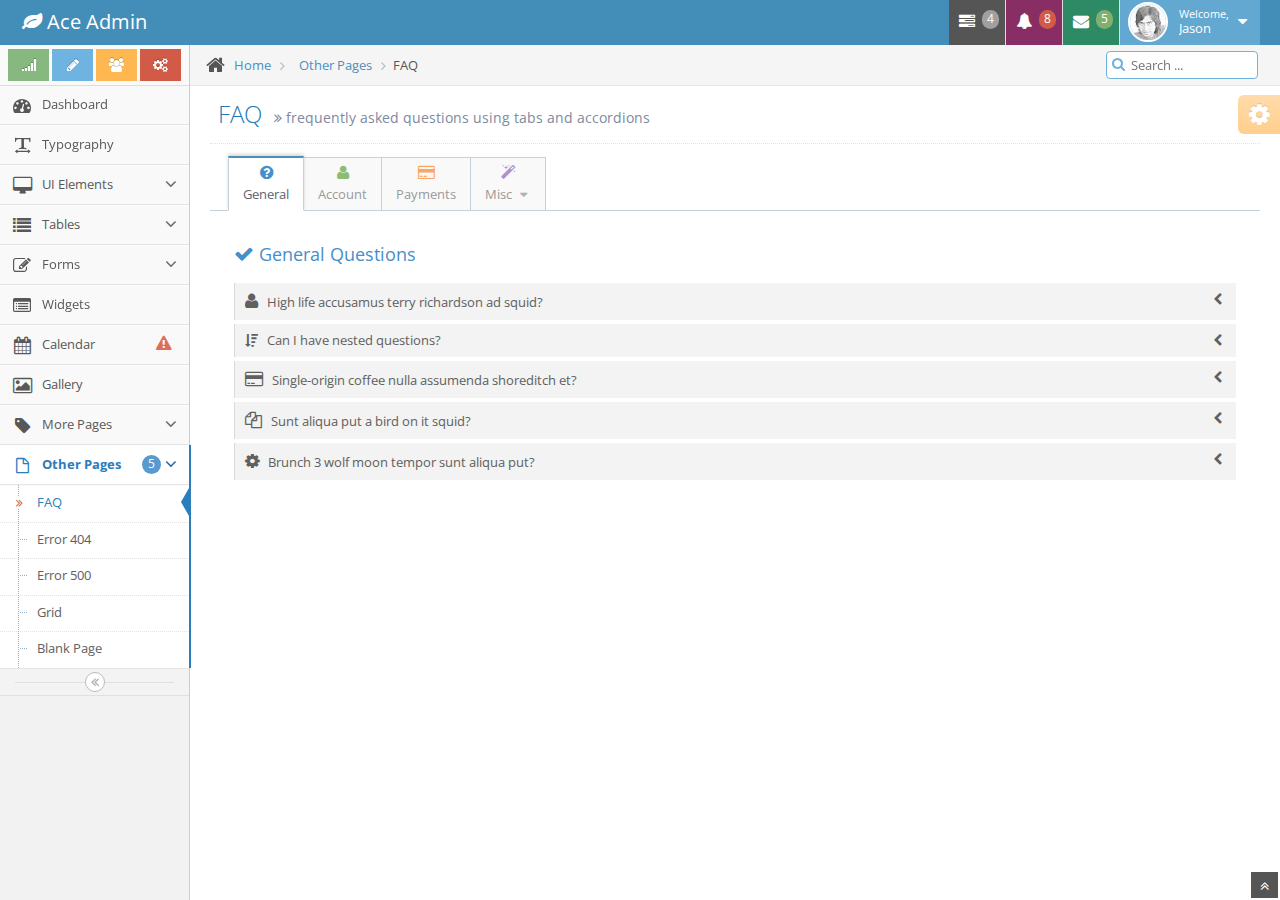
<file: web/WEB-INF/templates/AceAdmin1.2/faq.html>
<!DOCTYPE html>
<html lang="en">
	<head>
		<meta charset="utf-8" />
		<title>FAQ - Ace Admin</title>

		<meta name="description" content="frequently asked questions using tabs and accordions" />
		<meta name="viewport" content="width=device-width, initial-scale=1.0" />

		<!-- basic styles -->

		<link href="assets/css/bootstrap.min.css" rel="stylesheet" />
		<link rel="stylesheet" href="assets/css/font-awesome.min.css" />

		<!--[if IE 7]>
		  <link rel="stylesheet" href="assets/css/font-awesome-ie7.min.css" />
		<![endif]-->

		<!-- page specific plugin styles -->

		<link rel="stylesheet" href="assets/css/jquery-ui-1.10.3.custom.min.css" />

		<!-- fonts -->

		<link rel="stylesheet" href="http://fonts.googleapis.com/css?family=Open+Sans:400,300" />

		<!-- ace styles -->

		<link rel="stylesheet" href="assets/css/ace.min.css" />
		<link rel="stylesheet" href="assets/css/ace-rtl.min.css" />
		<link rel="stylesheet" href="assets/css/ace-skins.min.css" />

		<!--[if lte IE 8]>
		  <link rel="stylesheet" href="assets/css/ace-ie.min.css" />
		<![endif]-->

		<!-- inline styles related to this page -->

		<!-- ace settings handler -->

		<script src="assets/js/ace-extra.min.js"></script>

		<!-- HTML5 shim and Respond.js IE8 support of HTML5 elements and media queries -->

		<!--[if lt IE 9]>
		<script src="assets/js/html5shiv.js"></script>
		<script src="assets/js/respond.min.js"></script>
		<![endif]-->
	</head>

	<body>
		<div class="navbar navbar-default" id="navbar">
			<script type="text/javascript">
				try{ace.settings.check('navbar' , 'fixed')}catch(e){}
			</script>

			<div class="navbar-container" id="navbar-container">
				<div class="navbar-header pull-left">
					<a href="#" class="navbar-brand">
						<small>
							<i class="icon-leaf"></i>
							Ace Admin
						</small>
					</a><!-- /.brand -->
				</div><!-- /.navbar-header -->

				<div class="navbar-header pull-right" role="navigation">
					<ul class="nav ace-nav">
						<li class="grey">
							<a data-toggle="dropdown" class="dropdown-toggle" href="#">
								<i class="icon-tasks"></i>
								<span class="badge badge-grey">4</span>
							</a>

							<ul class="pull-right dropdown-navbar dropdown-menu dropdown-caret dropdown-close">
								<li class="dropdown-header">
									<i class="icon-ok"></i>
									4 Tasks to complete
								</li>

								<li>
									<a href="#">
										<div class="clearfix">
											<span class="pull-left">Software Update</span>
											<span class="pull-right">65%</span>
										</div>

										<div class="progress progress-mini ">
											<div style="width:65%" class="progress-bar "></div>
										</div>
									</a>
								</li>

								<li>
									<a href="#">
										<div class="clearfix">
											<span class="pull-left">Hardware Upgrade</span>
											<span class="pull-right">35%</span>
										</div>

										<div class="progress progress-mini ">
											<div style="width:35%" class="progress-bar progress-bar-danger"></div>
										</div>
									</a>
								</li>

								<li>
									<a href="#">
										<div class="clearfix">
											<span class="pull-left">Unit Testing</span>
											<span class="pull-right">15%</span>
										</div>

										<div class="progress progress-mini ">
											<div style="width:15%" class="progress-bar progress-bar-warning"></div>
										</div>
									</a>
								</li>

								<li>
									<a href="#">
										<div class="clearfix">
											<span class="pull-left">Bug Fixes</span>
											<span class="pull-right">90%</span>
										</div>

										<div class="progress progress-mini progress-striped active">
											<div style="width:90%" class="progress-bar progress-bar-success"></div>
										</div>
									</a>
								</li>

								<li>
									<a href="#">
										See tasks with details
										<i class="icon-arrow-right"></i>
									</a>
								</li>
							</ul>
						</li>

						<li class="purple">
							<a data-toggle="dropdown" class="dropdown-toggle" href="#">
								<i class="icon-bell-alt icon-animated-bell"></i>
								<span class="badge badge-important">8</span>
							</a>

							<ul class="pull-right dropdown-navbar navbar-pink dropdown-menu dropdown-caret dropdown-close">
								<li class="dropdown-header">
									<i class="icon-warning-sign"></i>
									8 Notifications
								</li>

								<li>
									<a href="#">
										<div class="clearfix">
											<span class="pull-left">
												<i class="btn btn-xs no-hover btn-pink icon-comment"></i>
												New Comments
											</span>
											<span class="pull-right badge badge-info">+12</span>
										</div>
									</a>
								</li>

								<li>
									<a href="#">
										<i class="btn btn-xs btn-primary icon-user"></i>
										Bob just signed up as an editor ...
									</a>
								</li>

								<li>
									<a href="#">
										<div class="clearfix">
											<span class="pull-left">
												<i class="btn btn-xs no-hover btn-success icon-shopping-cart"></i>
												New Orders
											</span>
											<span class="pull-right badge badge-success">+8</span>
										</div>
									</a>
								</li>

								<li>
									<a href="#">
										<div class="clearfix">
											<span class="pull-left">
												<i class="btn btn-xs no-hover btn-info icon-twitter"></i>
												Followers
											</span>
											<span class="pull-right badge badge-info">+11</span>
										</div>
									</a>
								</li>

								<li>
									<a href="#">
										See all notifications
										<i class="icon-arrow-right"></i>
									</a>
								</li>
							</ul>
						</li>

						<li class="green">
							<a data-toggle="dropdown" class="dropdown-toggle" href="#">
								<i class="icon-envelope icon-animated-vertical"></i>
								<span class="badge badge-success">5</span>
							</a>

							<ul class="pull-right dropdown-navbar dropdown-menu dropdown-caret dropdown-close">
								<li class="dropdown-header">
									<i class="icon-envelope-alt"></i>
									5 Messages
								</li>

								<li>
									<a href="#">
										<img src="assets/avatars/avatar.png" class="msg-photo" alt="Alex's Avatar" />
										<span class="msg-body">
											<span class="msg-title">
												<span class="blue">Alex:</span>
												Ciao sociis natoque penatibus et auctor ...
											</span>

											<span class="msg-time">
												<i class="icon-time"></i>
												<span>a moment ago</span>
											</span>
										</span>
									</a>
								</li>

								<li>
									<a href="#">
										<img src="assets/avatars/avatar3.png" class="msg-photo" alt="Susan's Avatar" />
										<span class="msg-body">
											<span class="msg-title">
												<span class="blue">Susan:</span>
												Vestibulum id ligula porta felis euismod ...
											</span>

											<span class="msg-time">
												<i class="icon-time"></i>
												<span>20 minutes ago</span>
											</span>
										</span>
									</a>
								</li>

								<li>
									<a href="#">
										<img src="assets/avatars/avatar4.png" class="msg-photo" alt="Bob's Avatar" />
										<span class="msg-body">
											<span class="msg-title">
												<span class="blue">Bob:</span>
												Nullam quis risus eget urna mollis ornare ...
											</span>

											<span class="msg-time">
												<i class="icon-time"></i>
												<span>3:15 pm</span>
											</span>
										</span>
									</a>
								</li>

								<li>
									<a href="inbox.html">
										See all messages
										<i class="icon-arrow-right"></i>
									</a>
								</li>
							</ul>
						</li>

						<li class="light-blue">
							<a data-toggle="dropdown" href="#" class="dropdown-toggle">
								<img class="nav-user-photo" src="assets/avatars/user.jpg" alt="Jason's Photo" />
								<span class="user-info">
									<small>Welcome,</small>
									Jason
								</span>

								<i class="icon-caret-down"></i>
							</a>

							<ul class="user-menu pull-right dropdown-menu dropdown-yellow dropdown-caret dropdown-close">
								<li>
									<a href="#">
										<i class="icon-cog"></i>
										Settings
									</a>
								</li>

								<li>
									<a href="#">
										<i class="icon-user"></i>
										Profile
									</a>
								</li>

								<li class="divider"></li>

								<li>
									<a href="#">
										<i class="icon-off"></i>
										Logout
									</a>
								</li>
							</ul>
						</li>
					</ul><!-- /.ace-nav -->
				</div><!-- /.navbar-header -->
			</div><!-- /.container -->
		</div>

		<div class="main-container" id="main-container">
			<script type="text/javascript">
				try{ace.settings.check('main-container' , 'fixed')}catch(e){}
			</script>

			<div class="main-container-inner">
				<a class="menu-toggler" id="menu-toggler" href="#">
					<span class="menu-text"></span>
				</a>

				<div class="sidebar" id="sidebar">
					<script type="text/javascript">
						try{ace.settings.check('sidebar' , 'fixed')}catch(e){}
					</script>

					<div class="sidebar-shortcuts" id="sidebar-shortcuts">
						<div class="sidebar-shortcuts-large" id="sidebar-shortcuts-large">
							<button class="btn btn-success">
								<i class="icon-signal"></i>
							</button>

							<button class="btn btn-info">
								<i class="icon-pencil"></i>
							</button>

							<button class="btn btn-warning">
								<i class="icon-group"></i>
							</button>

							<button class="btn btn-danger">
								<i class="icon-cogs"></i>
							</button>
						</div>

						<div class="sidebar-shortcuts-mini" id="sidebar-shortcuts-mini">
							<span class="btn btn-success"></span>

							<span class="btn btn-info"></span>

							<span class="btn btn-warning"></span>

							<span class="btn btn-danger"></span>
						</div>
					</div><!-- #sidebar-shortcuts -->

					<ul class="nav nav-list">
						<li>
							<a href="index.html">
								<i class="icon-dashboard"></i>
								<span class="menu-text"> Dashboard </span>
							</a>
						</li>

						<li>
							<a href="typography.html">
								<i class="icon-text-width"></i>
								<span class="menu-text"> Typography </span>
							</a>
						</li>

						<li>
							<a href="#" class="dropdown-toggle">
								<i class="icon-desktop"></i>
								<span class="menu-text"> UI Elements </span>

								<b class="arrow icon-angle-down"></b>
							</a>

							<ul class="submenu">
								<li>
									<a href="elements.html">
										<i class="icon-double-angle-right"></i>
										Elements
									</a>
								</li>

								<li>
									<a href="buttons.html">
										<i class="icon-double-angle-right"></i>
										Buttons &amp; Icons
									</a>
								</li>

								<li>
									<a href="treeview.html">
										<i class="icon-double-angle-right"></i>
										Treeview
									</a>
								</li>

								<li>
									<a href="jquery-ui.html">
										<i class="icon-double-angle-right"></i>
										jQuery UI
									</a>
								</li>

								<li>
									<a href="nestable-list.html">
										<i class="icon-double-angle-right"></i>
										Nestable Lists
									</a>
								</li>

								<li>
									<a href="#" class="dropdown-toggle">
										<i class="icon-double-angle-right"></i>

										Three Level Menu
										<b class="arrow icon-angle-down"></b>
									</a>

									<ul class="submenu">
										<li>
											<a href="#">
												<i class="icon-leaf"></i>
												Item #1
											</a>
										</li>

										<li>
											<a href="#" class="dropdown-toggle">
												<i class="icon-pencil"></i>

												4th level
												<b class="arrow icon-angle-down"></b>
											</a>

											<ul class="submenu">
												<li>
													<a href="#">
														<i class="icon-plus"></i>
														Add Product
													</a>
												</li>

												<li>
													<a href="#">
														<i class="icon-eye-open"></i>
														View Products
													</a>
												</li>
											</ul>
										</li>
									</ul>
								</li>
							</ul>
						</li>

						<li>
							<a href="#" class="dropdown-toggle">
								<i class="icon-list"></i>
								<span class="menu-text"> Tables </span>

								<b class="arrow icon-angle-down"></b>
							</a>

							<ul class="submenu">
								<li>
									<a href="tables.html">
										<i class="icon-double-angle-right"></i>
										Simple &amp; Dynamic
									</a>
								</li>

								<li>
									<a href="jqgrid.html">
										<i class="icon-double-angle-right"></i>
										jqGrid plugin
									</a>
								</li>
							</ul>
						</li>

						<li>
							<a href="#" class="dropdown-toggle">
								<i class="icon-edit"></i>
								<span class="menu-text"> Forms </span>

								<b class="arrow icon-angle-down"></b>
							</a>

							<ul class="submenu">
								<li>
									<a href="form-elements.html">
										<i class="icon-double-angle-right"></i>
										Form Elements
									</a>
								</li>

								<li>
									<a href="form-wizard.html">
										<i class="icon-double-angle-right"></i>
										Wizard &amp; Validation
									</a>
								</li>

								<li>
									<a href="wysiwyg.html">
										<i class="icon-double-angle-right"></i>
										Wysiwyg &amp; Markdown
									</a>
								</li>

								<li>
									<a href="dropzone.html">
										<i class="icon-double-angle-right"></i>
										Dropzone File Upload
									</a>
								</li>
							</ul>
						</li>

						<li>
							<a href="widgets.html">
								<i class="icon-list-alt"></i>
								<span class="menu-text"> Widgets </span>
							</a>
						</li>

						<li>
							<a href="calendar.html">
								<i class="icon-calendar"></i>

								<span class="menu-text">
									Calendar
									<span class="badge badge-transparent tooltip-error" title="2&nbsp;Important&nbsp;Events">
										<i class="icon-warning-sign red bigger-130"></i>
									</span>
								</span>
							</a>
						</li>

						<li>
							<a href="gallery.html">
								<i class="icon-picture"></i>
								<span class="menu-text"> Gallery </span>
							</a>
						</li>

						<li>
							<a href="#" class="dropdown-toggle">
								<i class="icon-tag"></i>
								<span class="menu-text"> More Pages </span>

								<b class="arrow icon-angle-down"></b>
							</a>

							<ul class="submenu">
								<li>
									<a href="profile.html">
										<i class="icon-double-angle-right"></i>
										User Profile
									</a>
								</li>

								<li>
									<a href="inbox.html">
										<i class="icon-double-angle-right"></i>
										Inbox
									</a>
								</li>

								<li>
									<a href="pricing.html">
										<i class="icon-double-angle-right"></i>
										Pricing Tables
									</a>
								</li>

								<li>
									<a href="invoice.html">
										<i class="icon-double-angle-right"></i>
										Invoice
									</a>
								</li>

								<li>
									<a href="timeline.html">
										<i class="icon-double-angle-right"></i>
										Timeline
									</a>
								</li>

								<li>
									<a href="login.html">
										<i class="icon-double-angle-right"></i>
										Login &amp; Register
									</a>
								</li>
							</ul>
						</li>

						<li class="active open">
							<a href="#" class="dropdown-toggle">
								<i class="icon-file-alt"></i>

								<span class="menu-text">
									Other Pages
									<span class="badge badge-primary ">5</span>
								</span>

								<b class="arrow icon-angle-down"></b>
							</a>

							<ul class="submenu">
								<li class="active">
									<a href="faq.html">
										<i class="icon-double-angle-right"></i>
										FAQ
									</a>
								</li>

								<li>
									<a href="error-404.html">
										<i class="icon-double-angle-right"></i>
										Error 404
									</a>
								</li>

								<li>
									<a href="error-500.html">
										<i class="icon-double-angle-right"></i>
										Error 500
									</a>
								</li>

								<li>
									<a href="grid.html">
										<i class="icon-double-angle-right"></i>
										Grid
									</a>
								</li>

								<li>
									<a href="blank.html">
										<i class="icon-double-angle-right"></i>
										Blank Page
									</a>
								</li>
							</ul>
						</li>
					</ul><!-- /.nav-list -->

					<div class="sidebar-collapse" id="sidebar-collapse">
						<i class="icon-double-angle-left" data-icon1="icon-double-angle-left" data-icon2="icon-double-angle-right"></i>
					</div>

					<script type="text/javascript">
						try{ace.settings.check('sidebar' , 'collapsed')}catch(e){}
					</script>
				</div>

				<div class="main-content">
					<div class="breadcrumbs" id="breadcrumbs">
						<script type="text/javascript">
							try{ace.settings.check('breadcrumbs' , 'fixed')}catch(e){}
						</script>

						<ul class="breadcrumb">
							<li>
								<i class="icon-home home-icon"></i>
								<a href="#">Home</a>
							</li>

							<li>
								<a href="#">Other Pages</a>
							</li>
							<li class="active">FAQ</li>
						</ul><!-- .breadcrumb -->

						<div class="nav-search" id="nav-search">
							<form class="form-search">
								<span class="input-icon">
									<input type="text" placeholder="Search ..." class="nav-search-input" id="nav-search-input" autocomplete="off" />
									<i class="icon-search nav-search-icon"></i>
								</span>
							</form>
						</div><!-- #nav-search -->
					</div>

					<div class="page-content">
						<div class="page-header">
							<h1>
								FAQ
								<small>
									<i class="icon-double-angle-right"></i>
									frequently asked questions using tabs and accordions
								</small>
							</h1>
						</div><!-- /.page-header -->

						<div class="row">
							<div class="col-xs-12">
								<!-- PAGE CONTENT BEGINS -->

								<div class="tabbable">
									<ul class="nav nav-tabs padding-18 tab-size-bigger" id="myTab">
										<li class="active">
											<a data-toggle="tab" href="#faq-tab-1">
												<i class="blue icon-question-sign bigger-120"></i>
												General
											</a>
										</li>

										<li>
											<a data-toggle="tab" href="#faq-tab-2">
												<i class="green icon-user bigger-120"></i>
												Account
											</a>
										</li>

										<li>
											<a data-toggle="tab" href="#faq-tab-3">
												<i class="orange icon-credit-card bigger-120"></i>
												Payments
											</a>
										</li>

										<li class="dropdown">
											<a data-toggle="dropdown" class="dropdown-toggle" href="#">
												<i class="purple icon-magic bigger-120"></i>

												Misc
												<i class="icon-caret-down"></i>
											</a>

											<ul class="dropdown-menu dropdown-lighter dropdown-125">
												<li>
													<a data-toggle="tab" href="#faq-tab-4"> Affiliates </a>
												</li>

												<li>
													<a data-toggle="tab" href="#faq-tab-4"> Merchants </a>
												</li>
											</ul>
										</li><!-- /.dropdown -->
									</ul>

									<div class="tab-content no-border padding-24">
										<div id="faq-tab-1" class="tab-pane fade in active">
											<h4 class="blue">
												<i class="icon-ok bigger-110"></i>
												General Questions
											</h4>

											<div class="space-8"></div>

											<div id="faq-list-1" class="panel-group accordion-style1 accordion-style2">
												<div class="panel panel-default">
													<div class="panel-heading">
														<a href="#faq-1-1" data-parent="#faq-list-1" data-toggle="collapse" class="accordion-toggle collapsed">
															<i class="icon-chevron-left pull-right" data-icon-hide="icon-chevron-down" data-icon-show="icon-chevron-left"></i>

															<i class="icon-user bigger-130"></i>
															&nbsp; High life accusamus terry richardson ad squid?
														</a>
													</div>

													<div class="panel-collapse collapse" id="faq-1-1">
														<div class="panel-body">
															Anim pariatur cliche reprehenderit, enim eiusmod high life accusamus terry richardson ad squid. 3 wolf moon officia aute, non cupidatat skateboard dolor brunch. Food truck quinoa nesciunt laborum eiusmod. Brunch 3 wolf moon tempor, sunt aliqua put a bird on it squid single-origin coffee nulla assumenda shoreditch et. Nihil anim keffiyeh helvetica, craft beer labore wes anderson cred nesciunt sapiente ea proident.
														</div>
													</div>
												</div>

												<div class="panel panel-default">
													<div class="panel-heading">
														<a href="#faq-1-2" data-parent="#faq-list-1" data-toggle="collapse" class="accordion-toggle collapsed">
															<i class="icon-chevron-left pull-right" data-icon-hide="icon-chevron-down" data-icon-show="icon-chevron-left"></i>

															<i class="icon-sort-by-attributes-alt"></i>
															&nbsp; Can I have nested questions?
														</a>
													</div>

													<div class="panel-collapse collapse" id="faq-1-2">
														<div class="panel-body">
															<div id="faq-list-nested-1" class="panel-group accordion-style1 accordion-style2">
																<div class="panel panel-default">
																	<div class="panel-heading">
																		<a href="#faq-list-1-sub-1" data-parent="#faq-list-nested-1" data-toggle="collapse" class="accordion-toggle collapsed">
																			<i class="icon-plus smaller-80 middle" data-icon-hide="icon-minus" data-icon-show="icon-plus"></i>
																			&nbsp;
									   Enim eiusmod high life accusamus terry?
																		</a>
																	</div>

																	<div class="panel-collapse collapse" id="faq-list-1-sub-1">
																		<div class="panel-body">
																			Anim pariatur cliche reprehenderit, enim eiusmod high life accusamus terry richardson ad squid. 3 wolf moon officia aute, non cupidatat skateboard dolor brunch. Food truck quinoa nesciunt laborum eiusmod. Brunch 3 wolf moon tempor, sunt aliqua put a bird on it squid single-origin coffee nulla assumenda shoreditch et. Nihil anim keffiyeh helvetica, craft beer labore wes anderson cred nesciunt sapiente ea proident.
																		</div>
																	</div>
																</div>

																<div class="panel panel-default">
																	<div class="panel-heading">
																		<a href="#faq-list-1-sub-2" data-parent="#faq-list-nested-1" data-toggle="collapse" class="accordion-toggle collapsed">
																			<i class="icon-plus smaller-80 middle" data-icon-hide="icon-minus" data-icon-show="icon-plus"></i>
																			&nbsp;
									  Food truck quinoa nesciunt laborum eiusmod?
																		</a>
																	</div>

																	<div class="panel-collapse collapse" id="faq-list-1-sub-2">
																		<div class="panel-body">
																			Anim pariatur cliche reprehenderit, enim eiusmod high life accusamus terry richardson ad squid. 3 wolf moon officia aute, non cupidatat skateboard dolor brunch. Food truck quinoa nesciunt laborum eiusmod. Brunch 3 wolf moon tempor, sunt aliqua put a bird on it squid single-origin coffee nulla assumenda shoreditch et. Nihil anim keffiyeh helvetica, craft beer labore wes anderson cred nesciunt sapiente ea proident.
																		</div>
																	</div>
																</div>

																<div class="panel panel-default">
																	<div class="panel-heading">
																		<a href="#faq-list-1-sub-3" data-parent="#faq-list-nested-1" data-toggle="collapse" class="accordion-toggle collapsed">
																			<i class="icon-plus smaller-80 middle" data-icon-hide="icon-minus" data-icon-show="icon-plus"></i>
																			&nbsp;
									  Cupidatat skateboard dolor brunch?
																		</a>
																	</div>

																	<div class="panel-collapse collapse" id="faq-list-1-sub-3">
																		<div class="panel-body">
																			Anim pariatur cliche reprehenderit, enim eiusmod high life accusamus terry richardson ad squid. 3 wolf moon officia aute, non cupidatat skateboard dolor brunch. Food truck quinoa nesciunt laborum eiusmod. Brunch 3 wolf moon tempor, sunt aliqua put a bird on it squid single-origin coffee nulla assumenda shoreditch et.
																		</div>
																	</div>
																</div>
															</div>
														</div>
													</div>
												</div>

												<div class="panel panel-default">
													<div class="panel-heading">
														<a href="#faq-1-3" data-parent="#faq-list-1" data-toggle="collapse" class="accordion-toggle collapsed">
															<i class="icon-chevron-left pull-right" data-icon-hide="icon-chevron-down" data-icon-show="icon-chevron-left"></i>

															<i class="icon-credit-card bigger-130"></i>
															&nbsp; Single-origin coffee nulla assumenda shoreditch et?
														</a>
													</div>

													<div class="panel-collapse collapse" id="faq-1-3">
														<div class="panel-body">
															Anim pariatur cliche reprehenderit, enim eiusmod high life accusamus terry richardson ad squid. 3 wolf moon officia aute, non cupidatat skateboard dolor brunch. Food truck quinoa nesciunt laborum eiusmod. Brunch 3 wolf moon tempor, sunt aliqua put a bird on it squid single-origin coffee nulla assumenda shoreditch et.
														</div>
													</div>
												</div>

												<div class="panel panel-default">
													<div class="panel-heading">
														<a href="#faq-1-4" data-parent="#faq-list-1" data-toggle="collapse" class="accordion-toggle collapsed">
															<i class="icon-chevron-left pull-right" data-icon-hide="icon-chevron-down" data-icon-show="icon-chevron-left"></i>

															<i class="icon-copy bigger-130"></i>
															&nbsp; Sunt aliqua put a bird on it squid?
														</a>
													</div>

													<div class="panel-collapse collapse" id="faq-1-4">
														<div class="panel-body">
															Anim pariatur cliche reprehenderit, enim eiusmod high life accusamus terry richardson ad squid. 3 wolf moon officia aute, non cupidatat skateboard dolor brunch. Food truck quinoa nesciunt laborum eiusmod. Brunch 3 wolf moon tempor, sunt aliqua put a bird on it squid single-origin coffee nulla assumenda shoreditch et.
														</div>
													</div>
												</div>

												<div class="panel panel-default">
													<div class="panel-heading">
														<a href="#faq-1-5" data-parent="#faq-list-1" data-toggle="collapse" class="accordion-toggle collapsed">
															<i class="icon-chevron-left pull-right" data-icon-hide="icon-chevron-down" data-icon-show="icon-chevron-left"></i>

															<i class="icon-cog bigger-130"></i>
															&nbsp; Brunch 3 wolf moon tempor sunt aliqua put?
														</a>
													</div>

													<div class="panel-collapse collapse" id="faq-1-5">
														<div class="panel-body">
															Anim pariatur cliche reprehenderit, enim eiusmod high life accusamus terry richardson ad squid. 3 wolf moon officia aute, non cupidatat skateboard dolor brunch. Food truck quinoa nesciunt laborum eiusmod. Brunch 3 wolf moon tempor, sunt aliqua put a bird on it squid single-origin coffee nulla assumenda shoreditch et.
														</div>
													</div>
												</div>
											</div>
										</div>

										<div id="faq-tab-2" class="tab-pane fade">
											<h4 class="blue">
												<i class="green icon-user bigger-110"></i>
												Account Questions
											</h4>

											<div class="space-8"></div>

											<div id="faq-list-2" class="panel-group accordion-style1 accordion-style2">
												<div class="panel panel-default">
													<div class="panel-heading">
														<a href="#faq-2-1" data-parent="#faq-list-2" data-toggle="collapse" class="accordion-toggle collapsed">
															<i class="icon-chevron-right smaller-80" data-icon-hide="icon-chevron-down align-top" data-icon-show="icon-chevron-right"></i>
															&nbsp;
						Enim eiusmod high life accusamus terry richardson?
														</a>
													</div>

													<div class="panel-collapse collapse" id="faq-2-1">
														<div class="panel-body">
															Anim pariatur cliche reprehenderit, enim eiusmod high life accusamus terry richardson ad squid. 3 wolf moon officia aute, non cupidatat skateboard dolor brunch. Food truck quinoa nesciunt laborum eiusmod. Brunch 3 wolf moon tempor, sunt aliqua put a bird on it squid single-origin coffee nulla assumenda shoreditch et.
														</div>
													</div>
												</div>

												<div class="panel panel-default">
													<div class="panel-heading">
														<a href="#faq-2-2" data-parent="#faq-list-2" data-toggle="collapse" class="accordion-toggle collapsed">
															<i class="icon-chevron-right smaller-80" data-icon-hide="icon-chevron-down align-top" data-icon-show="icon-chevron-right"></i>
															&nbsp;
					  Single-origin coffee nulla assumenda shoreditch et?
														</a>
													</div>

													<div class="panel-collapse collapse" id="faq-2-2">
														<div class="panel-body">
															Anim pariatur cliche reprehenderit, enim eiusmod high life accusamus terry richardson ad squid. 3 wolf moon officia aute, non cupidatat skateboard dolor brunch. Food truck quinoa nesciunt laborum eiusmod. Brunch 3 wolf moon tempor, sunt aliqua put a bird on it squid single-origin coffee nulla assumenda shoreditch et.
														</div>
													</div>
												</div>

												<div class="panel panel-default">
													<div class="panel-heading">
														<a href="#faq-2-3" data-parent="#faq-list-2" data-toggle="collapse" class="accordion-toggle collapsed">
															<i class="icon-chevron-right middle smaller-80" data-icon-hide="icon-chevron-down align-top" data-icon-show="icon-chevron-right"></i>
															&nbsp;
					  Sunt aliqua put a bird on it squid?
														</a>
													</div>

													<div class="panel-collapse collapse" id="faq-2-3">
														<div class="panel-body">
															Anim pariatur cliche reprehenderit, enim eiusmod high life accusamus terry richardson ad squid. 3 wolf moon officia aute, non cupidatat skateboard dolor brunch. Food truck quinoa nesciunt laborum eiusmod. Brunch 3 wolf moon tempor, sunt aliqua put a bird on it squid single-origin coffee nulla assumenda shoreditch et.
														</div>
													</div>
												</div>

												<div class="panel panel-default">
													<div class="panel-heading">
														<a href="#faq-2-4" data-parent="#faq-list-2" data-toggle="collapse" class="accordion-toggle collapsed">
															<i class="icon-chevron-right smaller-80" data-icon-hide="icon-chevron-down align-top" data-icon-show="icon-chevron-right"></i>
															&nbsp;
					  Brunch 3 wolf moon tempor sunt aliqua put?
														</a>
													</div>

													<div class="panel-collapse collapse" id="faq-2-4">
														<div class="panel-body">
															Anim pariatur cliche reprehenderit, enim eiusmod high life accusamus terry richardson ad squid. 3 wolf moon officia aute, non cupidatat skateboard dolor brunch. Food truck quinoa nesciunt laborum eiusmod. Brunch 3 wolf moon tempor, sunt aliqua put a bird on it squid single-origin coffee nulla assumenda shoreditch et.
														</div>
													</div>
												</div>
											</div>
										</div>

										<div id="faq-tab-3" class="tab-pane fade">
											<h4 class="blue">
												<i class="orange icon-credit-card bigger-110"></i>
												Payment Questions
											</h4>

											<div class="space-8"></div>

											<div id="faq-list-3" class="panel-group accordion-style1 accordion-style2">
												<div class="panel panel-default">
													<div class="panel-heading">
														<a href="#faq-3-1" data-parent="#faq-list-3" data-toggle="collapse" class="accordion-toggle collapsed">
															<i class="icon-plus smaller-80" data-icon-hide="icon-minus" data-icon-show="icon-plus"></i>
															&nbsp;
						Enim eiusmod high life accusamus terry richardson?
														</a>
													</div>

													<div class="panel-collapse collapse" id="faq-3-1">
														<div class="panel-body">
															Anim pariatur cliche reprehenderit, enim eiusmod high life accusamus terry richardson ad squid. 3 wolf moon officia aute, non cupidatat skateboard dolor brunch. Food truck quinoa nesciunt laborum eiusmod. Brunch 3 wolf moon tempor, sunt aliqua put a bird on it squid single-origin coffee nulla assumenda shoreditch et.
														</div>
													</div>
												</div>

												<div class="panel panel-default">
													<div class="panel-heading">
														<a href="#faq-3-2" data-parent="#faq-list-3" data-toggle="collapse" class="accordion-toggle collapsed">
															<i class="icon-plus smaller-80" data-icon-hide="icon-minus" data-icon-show="icon-plus"></i>
															&nbsp;
					  Single-origin coffee nulla assumenda shoreditch et?
														</a>
													</div>

													<div class="panel-collapse collapse" id="faq-3-2">
														<div class="panel-body">
															Anim pariatur cliche reprehenderit, enim eiusmod high life accusamus terry richardson ad squid. 3 wolf moon officia aute, non cupidatat skateboard dolor brunch. Food truck quinoa nesciunt laborum eiusmod. Brunch 3 wolf moon tempor, sunt aliqua put a bird on it squid single-origin coffee nulla assumenda shoreditch et.
														</div>
													</div>
												</div>

												<div class="panel panel-default">
													<div class="panel-heading">
														<a href="#faq-3-3" data-parent="#faq-list-3" data-toggle="collapse" class="accordion-toggle collapsed">
															<i class="icon-plus smaller-80" data-icon-hide="icon-minus" data-icon-show="icon-plus"></i>
															&nbsp;
					  Sunt aliqua put a bird on it squid?
														</a>
													</div>

													<div class="panel-collapse collapse" id="faq-3-3">
														<div class="panel-body">
															Anim pariatur cliche reprehenderit, enim eiusmod high life accusamus terry richardson ad squid. 3 wolf moon officia aute, non cupidatat skateboard dolor brunch. Food truck quinoa nesciunt laborum eiusmod. Brunch 3 wolf moon tempor, sunt aliqua put a bird on it squid single-origin coffee nulla assumenda shoreditch et.
														</div>
													</div>
												</div>

												<div class="panel panel-default">
													<div class="panel-heading">
														<a href="#faq-3-4" data-parent="#faq-list-3" data-toggle="collapse" class="accordion-toggle collapsed">
															<i class="icon-plus smaller-80" data-icon-hide="icon-minus" data-icon-show="icon-plus"></i>
															&nbsp;
					  Brunch 3 wolf moon tempor sunt aliqua put?
														</a>
													</div>

													<div class="panel-collapse collapse" id="faq-3-4">
														<div class="panel-body">
															Anim pariatur cliche reprehenderit, enim eiusmod high life accusamus terry richardson ad squid. 3 wolf moon officia aute, non cupidatat skateboard dolor brunch. Food truck quinoa nesciunt laborum eiusmod. Brunch 3 wolf moon tempor, sunt aliqua put a bird on it squid single-origin coffee nulla assumenda shoreditch et.
														</div>
													</div>
												</div>
											</div>
										</div>

										<div id="faq-tab-4" class="tab-pane fade">
											<h4 class="blue">
												<i class="purple icon-magic bigger-110"></i>
												Miscellaneous Questions
											</h4>

											<div class="space-8"></div>

											<div id="faq-list-4" class="panel-group accordion-style1 accordion-style2">
												<div class="panel panel-default">
													<div class="panel-heading">
														<a href="#faq-4-1" data-parent="#faq-list-4" data-toggle="collapse" class="accordion-toggle collapsed">
															<i class="icon-hand-right" data-icon-hide="icon-hand-down" data-icon-show="icon-hand-right"></i>
															&nbsp;
						Enim eiusmod high life accusamus terry richardson?
														</a>
													</div>

													<div class="panel-collapse collapse" id="faq-4-1">
														<div class="panel-body">
															Anim pariatur cliche reprehenderit, enim eiusmod high life accusamus terry richardson ad squid. 3 wolf moon officia aute, non cupidatat skateboard dolor brunch. Food truck quinoa nesciunt laborum eiusmod. Brunch 3 wolf moon tempor, sunt aliqua put a bird on it squid single-origin coffee nulla assumenda shoreditch et.
														</div>
													</div>
												</div>

												<div class="panel panel-default">
													<div class="panel-heading">
														<a href="#faq-4-2" data-parent="#faq-list-4" data-toggle="collapse" class="accordion-toggle collapsed">
															<i class="icon-frown bigger-120" data-icon-hide="icon-smile" data-icon-show="icon-frown"></i>
															&nbsp;
					  Single-origin coffee nulla assumenda shoreditch et?
														</a>
													</div>

													<div class="panel-collapse collapse" id="faq-4-2">
														<div class="panel-body">
															Anim pariatur cliche reprehenderit, enim eiusmod high life accusamus terry richardson ad squid. 3 wolf moon officia aute, non cupidatat skateboard dolor brunch. Food truck quinoa nesciunt laborum eiusmod. Brunch 3 wolf moon tempor, sunt aliqua put a bird on it squid single-origin coffee nulla assumenda shoreditch et.
														</div>
													</div>
												</div>

												<div class="panel panel-default">
													<div class="panel-heading">
														<a href="#faq-4-3" data-parent="#faq-list-4" data-toggle="collapse" class="accordion-toggle collapsed">
															<i class="icon-plus smaller-80" data-icon-hide="icon-minus" data-icon-show="icon-plus"></i>
															&nbsp;
					  Sunt aliqua put a bird on it squid?
														</a>
													</div>

													<div class="panel-collapse collapse" id="faq-4-3">
														<div class="panel-body">
															Anim pariatur cliche reprehenderit, enim eiusmod high life accusamus terry richardson ad squid. 3 wolf moon officia aute, non cupidatat skateboard dolor brunch. Food truck quinoa nesciunt laborum eiusmod. Brunch 3 wolf moon tempor, sunt aliqua put a bird on it squid single-origin coffee nulla assumenda shoreditch et.
														</div>
													</div>
												</div>

												<div class="panel panel-default">
													<div class="panel-heading">
														<a href="#faq-4-4" data-parent="#faq-list-4" data-toggle="collapse" class="accordion-toggle collapsed">
															<i class="icon-plus smaller-80" data-icon-hide="icon-minus" data-icon-show="icon-plus"></i>
															&nbsp;
					  Brunch 3 wolf moon tempor sunt aliqua put?
														</a>
													</div>

													<div class="panel-collapse collapse" id="faq-4-4">
														<div class="panel-body">
															Anim pariatur cliche reprehenderit, enim eiusmod high life accusamus terry richardson ad squid. 3 wolf moon officia aute, non cupidatat skateboard dolor brunch. Food truck quinoa nesciunt laborum eiusmod. Brunch 3 wolf moon tempor, sunt aliqua put a bird on it squid single-origin coffee nulla assumenda shoreditch et.
														</div>
													</div>
												</div>
											</div>
										</div>
									</div>
								</div>

								<!-- PAGE CONTENT ENDS -->
							</div><!-- /.col -->
						</div><!-- /.row -->
					</div><!-- /.page-content -->
				</div><!-- /.main-content -->

				<div class="ace-settings-container" id="ace-settings-container">
					<div class="btn btn-app btn-xs btn-warning ace-settings-btn" id="ace-settings-btn">
						<i class="icon-cog bigger-150"></i>
					</div>

					<div class="ace-settings-box" id="ace-settings-box">
						<div>
							<div class="pull-left">
								<select id="skin-colorpicker" class="hide">
									<option data-skin="default" value="#438EB9">#438EB9</option>
									<option data-skin="skin-1" value="#222A2D">#222A2D</option>
									<option data-skin="skin-2" value="#C6487E">#C6487E</option>
									<option data-skin="skin-3" value="#D0D0D0">#D0D0D0</option>
								</select>
							</div>
							<span>&nbsp; Choose Skin</span>
						</div>

						<div>
							<input type="checkbox" class="ace ace-checkbox-2" id="ace-settings-navbar" />
							<label class="lbl" for="ace-settings-navbar"> Fixed Navbar</label>
						</div>

						<div>
							<input type="checkbox" class="ace ace-checkbox-2" id="ace-settings-sidebar" />
							<label class="lbl" for="ace-settings-sidebar"> Fixed Sidebar</label>
						</div>

						<div>
							<input type="checkbox" class="ace ace-checkbox-2" id="ace-settings-breadcrumbs" />
							<label class="lbl" for="ace-settings-breadcrumbs"> Fixed Breadcrumbs</label>
						</div>

						<div>
							<input type="checkbox" class="ace ace-checkbox-2" id="ace-settings-rtl" />
							<label class="lbl" for="ace-settings-rtl"> Right To Left (rtl)</label>
						</div>

						<div>
							<input type="checkbox" class="ace ace-checkbox-2" id="ace-settings-add-container" />
							<label class="lbl" for="ace-settings-add-container">
								Inside
								<b>.container</b>
							</label>
						</div>
					</div>
				</div><!-- /#ace-settings-container -->
			</div><!-- /.main-container-inner -->

			<a href="#" id="btn-scroll-up" class="btn-scroll-up btn btn-sm btn-inverse">
				<i class="icon-double-angle-up icon-only bigger-110"></i>
			</a>
		</div><!-- /.main-container -->

		<!-- basic scripts -->

		<!--[if !IE]> -->

		<script src="http://ajax.googleapis.com/ajax/libs/jquery/2.0.3/jquery.min.js"></script>

		<!-- <![endif]-->

		<!--[if IE]>
<script src="http://ajax.googleapis.com/ajax/libs/jquery/1.10.2/jquery.min.js"></script>
<![endif]-->

		<!--[if !IE]> -->

		<script type="text/javascript">
			window.jQuery || document.write("<script src='assets/js/jquery-2.0.3.min.js'>"+"<"+"/script>");
		</script>

		<!-- <![endif]-->

		<!--[if IE]>
<script type="text/javascript">
 window.jQuery || document.write("<script src='assets/js/jquery-1.10.2.min.js'>"+"<"+"/script>");
</script>
<![endif]-->

		<script type="text/javascript">
			if("ontouchend" in document) document.write("<script src='assets/js/jquery.mobile.custom.min.js'>"+"<"+"/script>");
		</script>
		<script src="assets/js/bootstrap.min.js"></script>
		<script src="assets/js/typeahead-bs2.min.js"></script>

		<!-- page specific plugin scripts -->

		<script src="assets/js/jquery-ui-1.10.3.custom.min.js"></script>
		<script src="assets/js/jquery.ui.touch-punch.min.js"></script>
		<script src="assets/js/jquery.slimscroll.min.js"></script>

		<!-- ace scripts -->

		<script src="assets/js/ace-elements.min.js"></script>
		<script src="assets/js/ace.min.js"></script>

		<!-- inline scripts related to this page -->

		<script type="text/javascript">
			jQuery(function($) {
				$('.accordion').on('hide', function (e) {
					$(e.target).prev().children(0).addClass('collapsed');
				})
				$('.accordion').on('show', function (e) {
					$(e.target).prev().children(0).removeClass('collapsed');
				})
			});
		</script>
	</body>
</html>
</file>
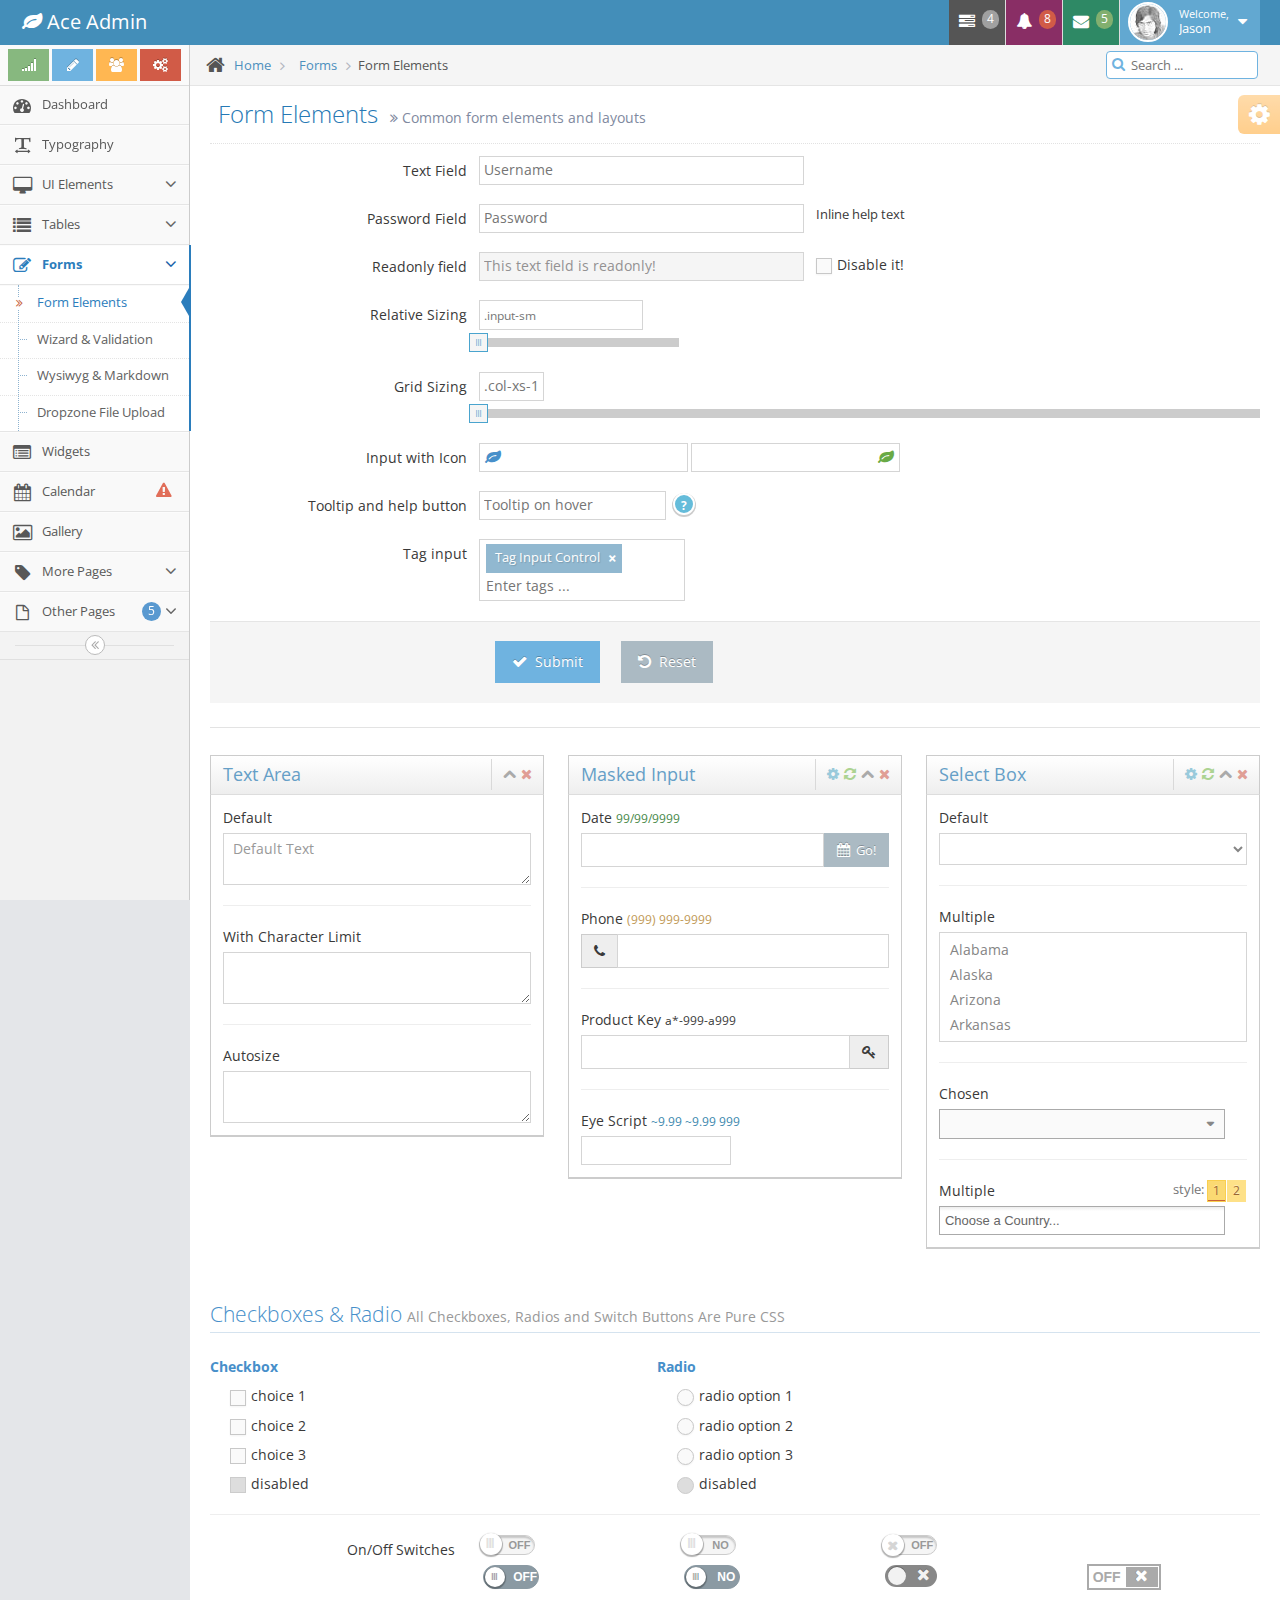
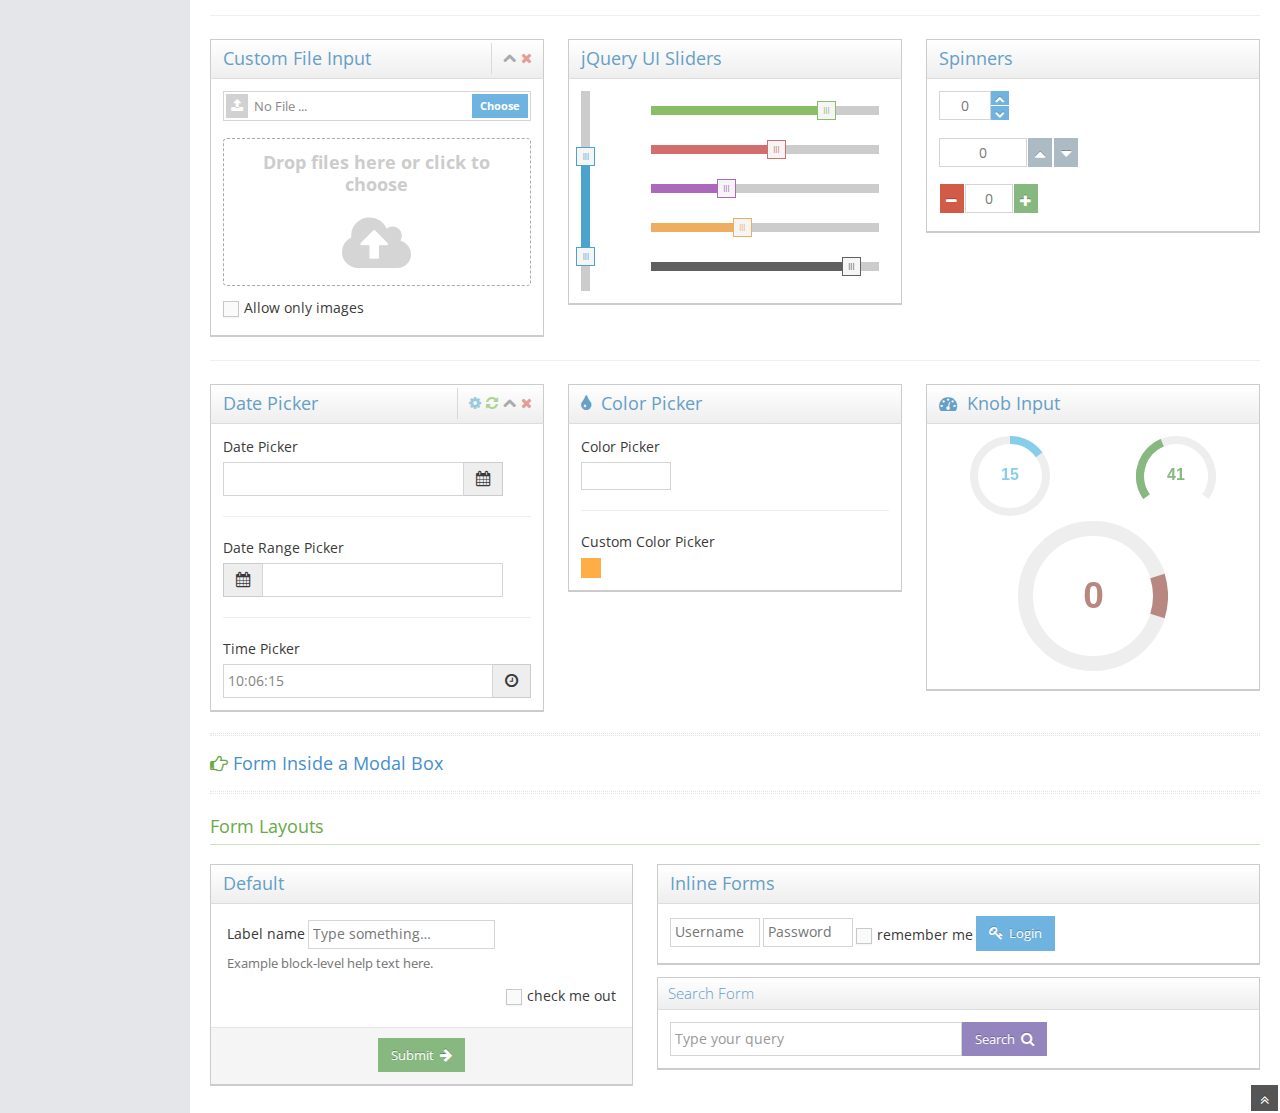
<file: web/WEB-INF/templates/AceAdmin1.2/form-elements.html>
<!DOCTYPE html>
<html lang="en">
	<head>
		<meta charset="utf-8" />
		<title>Form Elements - Ace Admin</title>

		<meta name="description" content="Common form elements and layouts" />
		<meta name="viewport" content="width=device-width, initial-scale=1.0" />

		<!-- basic styles -->

		<link href="assets/css/bootstrap.min.css" rel="stylesheet" />
		<link rel="stylesheet" href="assets/css/font-awesome.min.css" />

		<!--[if IE 7]>
		  <link rel="stylesheet" href="assets/css/font-awesome-ie7.min.css" />
		<![endif]-->

		<!-- page specific plugin styles -->

		<link rel="stylesheet" href="assets/css/jquery-ui-1.10.3.custom.min.css" />
		<link rel="stylesheet" href="assets/css/chosen.css" />
		<link rel="stylesheet" href="assets/css/datepicker.css" />
		<link rel="stylesheet" href="assets/css/bootstrap-timepicker.css" />
		<link rel="stylesheet" href="assets/css/daterangepicker.css" />
		<link rel="stylesheet" href="assets/css/colorpicker.css" />

		<!-- fonts -->

		<link rel="stylesheet" href="http://fonts.googleapis.com/css?family=Open+Sans:400,300" />

		<!-- ace styles -->

		<link rel="stylesheet" href="assets/css/ace.min.css" />
		<link rel="stylesheet" href="assets/css/ace-rtl.min.css" />
		<link rel="stylesheet" href="assets/css/ace-skins.min.css" />

		<!--[if lte IE 8]>
		  <link rel="stylesheet" href="assets/css/ace-ie.min.css" />
		<![endif]-->

		<!-- inline styles related to this page -->

		<!-- ace settings handler -->

		<script src="assets/js/ace-extra.min.js"></script>

		<!-- HTML5 shim and Respond.js IE8 support of HTML5 elements and media queries -->

		<!--[if lt IE 9]>
		<script src="assets/js/html5shiv.js"></script>
		<script src="assets/js/respond.min.js"></script>
		<![endif]-->
	</head>

	<body>
		<div class="navbar navbar-default" id="navbar">
			<script type="text/javascript">
				try{ace.settings.check('navbar' , 'fixed')}catch(e){}
			</script>

			<div class="navbar-container" id="navbar-container">
				<div class="navbar-header pull-left">
					<a href="#" class="navbar-brand">
						<small>
							<i class="icon-leaf"></i>
							Ace Admin
						</small>
					</a><!-- /.brand -->
				</div><!-- /.navbar-header -->

				<div class="navbar-header pull-right" role="navigation">
					<ul class="nav ace-nav">
						<li class="grey">
							<a data-toggle="dropdown" class="dropdown-toggle" href="#">
								<i class="icon-tasks"></i>
								<span class="badge badge-grey">4</span>
							</a>

							<ul class="pull-right dropdown-navbar dropdown-menu dropdown-caret dropdown-close">
								<li class="dropdown-header">
									<i class="icon-ok"></i>
									4 Tasks to complete
								</li>

								<li>
									<a href="#">
										<div class="clearfix">
											<span class="pull-left">Software Update</span>
											<span class="pull-right">65%</span>
										</div>

										<div class="progress progress-mini ">
											<div style="width:65%" class="progress-bar "></div>
										</div>
									</a>
								</li>

								<li>
									<a href="#">
										<div class="clearfix">
											<span class="pull-left">Hardware Upgrade</span>
											<span class="pull-right">35%</span>
										</div>

										<div class="progress progress-mini ">
											<div style="width:35%" class="progress-bar progress-bar-danger"></div>
										</div>
									</a>
								</li>

								<li>
									<a href="#">
										<div class="clearfix">
											<span class="pull-left">Unit Testing</span>
											<span class="pull-right">15%</span>
										</div>

										<div class="progress progress-mini ">
											<div style="width:15%" class="progress-bar progress-bar-warning"></div>
										</div>
									</a>
								</li>

								<li>
									<a href="#">
										<div class="clearfix">
											<span class="pull-left">Bug Fixes</span>
											<span class="pull-right">90%</span>
										</div>

										<div class="progress progress-mini progress-striped active">
											<div style="width:90%" class="progress-bar progress-bar-success"></div>
										</div>
									</a>
								</li>

								<li>
									<a href="#">
										See tasks with details
										<i class="icon-arrow-right"></i>
									</a>
								</li>
							</ul>
						</li>

						<li class="purple">
							<a data-toggle="dropdown" class="dropdown-toggle" href="#">
								<i class="icon-bell-alt icon-animated-bell"></i>
								<span class="badge badge-important">8</span>
							</a>

							<ul class="pull-right dropdown-navbar navbar-pink dropdown-menu dropdown-caret dropdown-close">
								<li class="dropdown-header">
									<i class="icon-warning-sign"></i>
									8 Notifications
								</li>

								<li>
									<a href="#">
										<div class="clearfix">
											<span class="pull-left">
												<i class="btn btn-xs no-hover btn-pink icon-comment"></i>
												New Comments
											</span>
											<span class="pull-right badge badge-info">+12</span>
										</div>
									</a>
								</li>

								<li>
									<a href="#">
										<i class="btn btn-xs btn-primary icon-user"></i>
										Bob just signed up as an editor ...
									</a>
								</li>

								<li>
									<a href="#">
										<div class="clearfix">
											<span class="pull-left">
												<i class="btn btn-xs no-hover btn-success icon-shopping-cart"></i>
												New Orders
											</span>
											<span class="pull-right badge badge-success">+8</span>
										</div>
									</a>
								</li>

								<li>
									<a href="#">
										<div class="clearfix">
											<span class="pull-left">
												<i class="btn btn-xs no-hover btn-info icon-twitter"></i>
												Followers
											</span>
											<span class="pull-right badge badge-info">+11</span>
										</div>
									</a>
								</li>

								<li>
									<a href="#">
										See all notifications
										<i class="icon-arrow-right"></i>
									</a>
								</li>
							</ul>
						</li>

						<li class="green">
							<a data-toggle="dropdown" class="dropdown-toggle" href="#">
								<i class="icon-envelope icon-animated-vertical"></i>
								<span class="badge badge-success">5</span>
							</a>

							<ul class="pull-right dropdown-navbar dropdown-menu dropdown-caret dropdown-close">
								<li class="dropdown-header">
									<i class="icon-envelope-alt"></i>
									5 Messages
								</li>

								<li>
									<a href="#">
										<img src="assets/avatars/avatar.png" class="msg-photo" alt="Alex's Avatar" />
										<span class="msg-body">
											<span class="msg-title">
												<span class="blue">Alex:</span>
												Ciao sociis natoque penatibus et auctor ...
											</span>

											<span class="msg-time">
												<i class="icon-time"></i>
												<span>a moment ago</span>
											</span>
										</span>
									</a>
								</li>

								<li>
									<a href="#">
										<img src="assets/avatars/avatar3.png" class="msg-photo" alt="Susan's Avatar" />
										<span class="msg-body">
											<span class="msg-title">
												<span class="blue">Susan:</span>
												Vestibulum id ligula porta felis euismod ...
											</span>

											<span class="msg-time">
												<i class="icon-time"></i>
												<span>20 minutes ago</span>
											</span>
										</span>
									</a>
								</li>

								<li>
									<a href="#">
										<img src="assets/avatars/avatar4.png" class="msg-photo" alt="Bob's Avatar" />
										<span class="msg-body">
											<span class="msg-title">
												<span class="blue">Bob:</span>
												Nullam quis risus eget urna mollis ornare ...
											</span>

											<span class="msg-time">
												<i class="icon-time"></i>
												<span>3:15 pm</span>
											</span>
										</span>
									</a>
								</li>

								<li>
									<a href="inbox.html">
										See all messages
										<i class="icon-arrow-right"></i>
									</a>
								</li>
							</ul>
						</li>

						<li class="light-blue">
							<a data-toggle="dropdown" href="#" class="dropdown-toggle">
								<img class="nav-user-photo" src="assets/avatars/user.jpg" alt="Jason's Photo" />
								<span class="user-info">
									<small>Welcome,</small>
									Jason
								</span>

								<i class="icon-caret-down"></i>
							</a>

							<ul class="user-menu pull-right dropdown-menu dropdown-yellow dropdown-caret dropdown-close">
								<li>
									<a href="#">
										<i class="icon-cog"></i>
										Settings
									</a>
								</li>

								<li>
									<a href="#">
										<i class="icon-user"></i>
										Profile
									</a>
								</li>

								<li class="divider"></li>

								<li>
									<a href="#">
										<i class="icon-off"></i>
										Logout
									</a>
								</li>
							</ul>
						</li>
					</ul><!-- /.ace-nav -->
				</div><!-- /.navbar-header -->
			</div><!-- /.container -->
		</div>

		<div class="main-container" id="main-container">
			<script type="text/javascript">
				try{ace.settings.check('main-container' , 'fixed')}catch(e){}
			</script>

			<div class="main-container-inner">
				<a class="menu-toggler" id="menu-toggler" href="#">
					<span class="menu-text"></span>
				</a>

				<div class="sidebar" id="sidebar">
					<script type="text/javascript">
						try{ace.settings.check('sidebar' , 'fixed')}catch(e){}
					</script>

					<div class="sidebar-shortcuts" id="sidebar-shortcuts">
						<div class="sidebar-shortcuts-large" id="sidebar-shortcuts-large">
							<button class="btn btn-success">
								<i class="icon-signal"></i>
							</button>

							<button class="btn btn-info">
								<i class="icon-pencil"></i>
							</button>

							<button class="btn btn-warning">
								<i class="icon-group"></i>
							</button>

							<button class="btn btn-danger">
								<i class="icon-cogs"></i>
							</button>
						</div>

						<div class="sidebar-shortcuts-mini" id="sidebar-shortcuts-mini">
							<span class="btn btn-success"></span>

							<span class="btn btn-info"></span>

							<span class="btn btn-warning"></span>

							<span class="btn btn-danger"></span>
						</div>
					</div><!-- #sidebar-shortcuts -->

					<ul class="nav nav-list">
						<li>
							<a href="index.html">
								<i class="icon-dashboard"></i>
								<span class="menu-text"> Dashboard </span>
							</a>
						</li>

						<li>
							<a href="typography.html">
								<i class="icon-text-width"></i>
								<span class="menu-text"> Typography </span>
							</a>
						</li>

						<li>
							<a href="#" class="dropdown-toggle">
								<i class="icon-desktop"></i>
								<span class="menu-text"> UI Elements </span>

								<b class="arrow icon-angle-down"></b>
							</a>

							<ul class="submenu">
								<li>
									<a href="elements.html">
										<i class="icon-double-angle-right"></i>
										Elements
									</a>
								</li>

								<li>
									<a href="buttons.html">
										<i class="icon-double-angle-right"></i>
										Buttons &amp; Icons
									</a>
								</li>

								<li>
									<a href="treeview.html">
										<i class="icon-double-angle-right"></i>
										Treeview
									</a>
								</li>

								<li>
									<a href="jquery-ui.html">
										<i class="icon-double-angle-right"></i>
										jQuery UI
									</a>
								</li>

								<li>
									<a href="nestable-list.html">
										<i class="icon-double-angle-right"></i>
										Nestable Lists
									</a>
								</li>

								<li>
									<a href="#" class="dropdown-toggle">
										<i class="icon-double-angle-right"></i>

										Three Level Menu
										<b class="arrow icon-angle-down"></b>
									</a>

									<ul class="submenu">
										<li>
											<a href="#">
												<i class="icon-leaf"></i>
												Item #1
											</a>
										</li>

										<li>
											<a href="#" class="dropdown-toggle">
												<i class="icon-pencil"></i>

												4th level
												<b class="arrow icon-angle-down"></b>
											</a>

											<ul class="submenu">
												<li>
													<a href="#">
														<i class="icon-plus"></i>
														Add Product
													</a>
												</li>

												<li>
													<a href="#">
														<i class="icon-eye-open"></i>
														View Products
													</a>
												</li>
											</ul>
										</li>
									</ul>
								</li>
							</ul>
						</li>

						<li>
							<a href="#" class="dropdown-toggle">
								<i class="icon-list"></i>
								<span class="menu-text"> Tables </span>

								<b class="arrow icon-angle-down"></b>
							</a>

							<ul class="submenu">
								<li>
									<a href="tables.html">
										<i class="icon-double-angle-right"></i>
										Simple &amp; Dynamic
									</a>
								</li>

								<li>
									<a href="jqgrid.html">
										<i class="icon-double-angle-right"></i>
										jqGrid plugin
									</a>
								</li>
							</ul>
						</li>

						<li class="active open">
							<a href="#" class="dropdown-toggle">
								<i class="icon-edit"></i>
								<span class="menu-text"> Forms </span>

								<b class="arrow icon-angle-down"></b>
							</a>

							<ul class="submenu">
								<li class="active">
									<a href="form-elements.html">
										<i class="icon-double-angle-right"></i>
										Form Elements
									</a>
								</li>

								<li>
									<a href="form-wizard.html">
										<i class="icon-double-angle-right"></i>
										Wizard &amp; Validation
									</a>
								</li>

								<li>
									<a href="wysiwyg.html">
										<i class="icon-double-angle-right"></i>
										Wysiwyg &amp; Markdown
									</a>
								</li>

								<li>
									<a href="dropzone.html">
										<i class="icon-double-angle-right"></i>
										Dropzone File Upload
									</a>
								</li>
							</ul>
						</li>

						<li>
							<a href="widgets.html">
								<i class="icon-list-alt"></i>
								<span class="menu-text"> Widgets </span>
							</a>
						</li>

						<li>
							<a href="calendar.html">
								<i class="icon-calendar"></i>

								<span class="menu-text">
									Calendar
									<span class="badge badge-transparent tooltip-error" title="2&nbsp;Important&nbsp;Events">
										<i class="icon-warning-sign red bigger-130"></i>
									</span>
								</span>
							</a>
						</li>

						<li>
							<a href="gallery.html">
								<i class="icon-picture"></i>
								<span class="menu-text"> Gallery </span>
							</a>
						</li>

						<li>
							<a href="#" class="dropdown-toggle">
								<i class="icon-tag"></i>
								<span class="menu-text"> More Pages </span>

								<b class="arrow icon-angle-down"></b>
							</a>

							<ul class="submenu">
								<li>
									<a href="profile.html">
										<i class="icon-double-angle-right"></i>
										User Profile
									</a>
								</li>

								<li>
									<a href="inbox.html">
										<i class="icon-double-angle-right"></i>
										Inbox
									</a>
								</li>

								<li>
									<a href="pricing.html">
										<i class="icon-double-angle-right"></i>
										Pricing Tables
									</a>
								</li>

								<li>
									<a href="invoice.html">
										<i class="icon-double-angle-right"></i>
										Invoice
									</a>
								</li>

								<li>
									<a href="timeline.html">
										<i class="icon-double-angle-right"></i>
										Timeline
									</a>
								</li>

								<li>
									<a href="login.html">
										<i class="icon-double-angle-right"></i>
										Login &amp; Register
									</a>
								</li>
							</ul>
						</li>

						<li>
							<a href="#" class="dropdown-toggle">
								<i class="icon-file-alt"></i>

								<span class="menu-text">
									Other Pages
									<span class="badge badge-primary ">5</span>
								</span>

								<b class="arrow icon-angle-down"></b>
							</a>

							<ul class="submenu">
								<li>
									<a href="faq.html">
										<i class="icon-double-angle-right"></i>
										FAQ
									</a>
								</li>

								<li>
									<a href="error-404.html">
										<i class="icon-double-angle-right"></i>
										Error 404
									</a>
								</li>

								<li>
									<a href="error-500.html">
										<i class="icon-double-angle-right"></i>
										Error 500
									</a>
								</li>

								<li>
									<a href="grid.html">
										<i class="icon-double-angle-right"></i>
										Grid
									</a>
								</li>

								<li>
									<a href="blank.html">
										<i class="icon-double-angle-right"></i>
										Blank Page
									</a>
								</li>
							</ul>
						</li>
					</ul><!-- /.nav-list -->

					<div class="sidebar-collapse" id="sidebar-collapse">
						<i class="icon-double-angle-left" data-icon1="icon-double-angle-left" data-icon2="icon-double-angle-right"></i>
					</div>

					<script type="text/javascript">
						try{ace.settings.check('sidebar' , 'collapsed')}catch(e){}
					</script>
				</div>

				<div class="main-content">
					<div class="breadcrumbs" id="breadcrumbs">
						<script type="text/javascript">
							try{ace.settings.check('breadcrumbs' , 'fixed')}catch(e){}
						</script>

						<ul class="breadcrumb">
							<li>
								<i class="icon-home home-icon"></i>
								<a href="#">Home</a>
							</li>

							<li>
								<a href="#">Forms</a>
							</li>
							<li class="active">Form Elements</li>
						</ul><!-- .breadcrumb -->

						<div class="nav-search" id="nav-search">
							<form class="form-search">
								<span class="input-icon">
									<input type="text" placeholder="Search ..." class="nav-search-input" id="nav-search-input" autocomplete="off" />
									<i class="icon-search nav-search-icon"></i>
								</span>
							</form>
						</div><!-- #nav-search -->
					</div>

					<div class="page-content">
						<div class="page-header">
							<h1>
								Form Elements
								<small>
									<i class="icon-double-angle-right"></i>
									Common form elements and layouts
								</small>
							</h1>
						</div><!-- /.page-header -->

						<div class="row">
							<div class="col-xs-12">
								<!-- PAGE CONTENT BEGINS -->

								<form class="form-horizontal" role="form">
									<div class="form-group">
										<label class="col-sm-3 control-label no-padding-right" for="form-field-1"> Text Field </label>

										<div class="col-sm-9">
											<input type="text" id="form-field-1" placeholder="Username" class="col-xs-10 col-sm-5" />
										</div>
									</div>

									<div class="space-4"></div>

									<div class="form-group">
										<label class="col-sm-3 control-label no-padding-right" for="form-field-2"> Password Field </label>

										<div class="col-sm-9">
											<input type="password" id="form-field-2" placeholder="Password" class="col-xs-10 col-sm-5" />
											<span class="help-inline col-xs-12 col-sm-7">
												<span class="middle">Inline help text</span>
											</span>
										</div>
									</div>

									<div class="space-4"></div>

									<div class="form-group">
										<label class="col-sm-3 control-label no-padding-right" for="form-input-readonly"> Readonly field </label>

										<div class="col-sm-9">
											<input readonly="" type="text" class="col-xs-10 col-sm-5" id="form-input-readonly" value="This text field is readonly!" />
											<span class="help-inline col-xs-12 col-sm-7">
												<label class="middle">
													<input class="ace" type="checkbox" id="id-disable-check" />
													<span class="lbl"> Disable it!</span>
												</label>
											</span>
										</div>
									</div>

									<div class="space-4"></div>

									<div class="form-group">
										<label class="col-sm-3 control-label no-padding-right" for="form-field-4">Relative Sizing</label>

										<div class="col-sm-9">
											<input class="input-sm" type="text" id="form-field-4" placeholder=".input-sm" />
											<div class="space-2"></div>

											<div class="help-block" id="input-size-slider"></div>
										</div>
									</div>

									<div class="form-group">
										<label class="col-sm-3 control-label no-padding-right" for="form-field-5">Grid Sizing</label>

										<div class="col-sm-9">
											<div class="clearfix">
												<input class="col-xs-1" type="text" id="form-field-5" placeholder=".col-xs-1" />
											</div>

											<div class="space-2"></div>

											<div class="help-block" id="input-span-slider"></div>
										</div>
									</div>

									<div class="form-group">
										<label class="col-sm-3 control-label no-padding-right">Input with Icon</label>

										<div class="col-sm-9">
											<span class="input-icon">
												<input type="text" id="form-field-icon-1" />
												<i class="icon-leaf blue"></i>
											</span>

											<span class="input-icon input-icon-right">
												<input type="text" id="form-field-icon-2" />
												<i class="icon-leaf green"></i>
											</span>
										</div>
									</div>

									<div class="space-4"></div>

									<div class="form-group">
										<label class="col-sm-3 control-label no-padding-right" for="form-field-6">Tooltip and help button</label>

										<div class="col-sm-9">
											<input data-rel="tooltip" type="text" id="form-field-6" placeholder="Tooltip on hover" title="Hello Tooltip!" data-placement="bottom" />
											<span class="help-button" data-rel="popover" data-trigger="hover" data-placement="left" data-content="More details." title="Popover on hover">?</span>
										</div>
									</div>

									<div class="space-4"></div>

									<div class="form-group">
										<label class="col-sm-3 control-label no-padding-right" for="form-field-tags">Tag input</label>

										<div class="col-sm-9">
											<input type="text" name="tags" id="form-field-tags" value="Tag Input Control" placeholder="Enter tags ..." />
										</div>
									</div>

									<div class="clearfix form-actions">
										<div class="col-md-offset-3 col-md-9">
											<button class="btn btn-info" type="button">
												<i class="icon-ok bigger-110"></i>
												Submit
											</button>

											&nbsp; &nbsp; &nbsp;
											<button class="btn" type="reset">
												<i class="icon-undo bigger-110"></i>
												Reset
											</button>
										</div>
									</div>

									<div class="hr hr-24"></div>

									<div class="row">
										<div class="col-xs-12 col-sm-4">
											<div class="widget-box">
												<div class="widget-header">
													<h4>Text Area</h4>

													<div class="widget-toolbar">
														<a href="#" data-action="collapse">
															<i class="icon-chevron-up"></i>
														</a>

														<a href="#" data-action="close">
															<i class="icon-remove"></i>
														</a>
													</div>
												</div>

												<div class="widget-body">
													<div class="widget-main">
														<div>
															<label for="form-field-8">Default</label>

															<textarea class="form-control" id="form-field-8" placeholder="Default Text"></textarea>
														</div>

														<hr />
														<div>
															<label for="form-field-9">With Character Limit</label>

															<textarea class="form-control limited" id="form-field-9" maxlength="50"></textarea>
														</div>

														<hr />
														<div>
															<label for="form-field-11">Autosize</label>

															<textarea id="form-field-11" class="autosize-transition form-control"></textarea>
														</div>
													</div>
												</div>
											</div>
										</div><!-- /span -->

										<div class="col-xs-12 col-sm-4">
											<div class="widget-box">
												<div class="widget-header">
													<h4>Masked Input</h4>

													<span class="widget-toolbar">
														<a href="#" data-action="settings">
															<i class="icon-cog"></i>
														</a>

														<a href="#" data-action="reload">
															<i class="icon-refresh"></i>
														</a>

														<a href="#" data-action="collapse">
															<i class="icon-chevron-up"></i>
														</a>

														<a href="#" data-action="close">
															<i class="icon-remove"></i>
														</a>
													</span>
												</div>

												<div class="widget-body">
													<div class="widget-main">
														<div>
															<label for="form-field-mask-1">
																Date
																<small class="text-success">99/99/9999</small>
															</label>

															<div class="input-group">
																<input class="form-control input-mask-date" type="text" id="form-field-mask-1" />
																<span class="input-group-btn">
																	<button class="btn btn-sm btn-default" type="button">
																		<i class="icon-calendar bigger-110"></i>
																		Go!
																	</button>
																</span>
															</div>
														</div>

														<hr />
														<div>
															<label for="form-field-mask-2">
																Phone
																<small class="text-warning">(999) 999-9999</small>
															</label>

															<div class="input-group">
																<span class="input-group-addon">
																	<i class="icon-phone"></i>
																</span>

																<input class="form-control input-mask-phone" type="text" id="form-field-mask-2" />
															</div>
														</div>

														<hr />
														<div>
															<label for="form-field-mask-3">
																Product Key
																<small class="text-error">a*-999-a999</small>
															</label>

															<div class="input-group">
																<input class="form-control input-mask-product" type="text" id="form-field-mask-3" />
																<span class="input-group-addon">
																	<i class="icon-key"></i>
																</span>
															</div>
														</div>

														<hr />
														<div>
															<label for="form-field-mask-4">
																Eye Script
																<small class="text-info">~9.99 ~9.99 999</small>
															</label>

															<div>
																<input class="input-medium input-mask-eyescript" type="text" id="form-field-mask-4" />
															</div>
														</div>
													</div>
												</div>
											</div>
										</div><!-- /span -->

										<div class="col-xs-12 col-sm-4">
											<div class="widget-box">
												<div class="widget-header">
													<h4>Select Box</h4>

													<span class="widget-toolbar">
														<a href="#" data-action="settings">
															<i class="icon-cog"></i>
														</a>

														<a href="#" data-action="reload">
															<i class="icon-refresh"></i>
														</a>

														<a href="#" data-action="collapse">
															<i class="icon-chevron-up"></i>
														</a>

														<a href="#" data-action="close">
															<i class="icon-remove"></i>
														</a>
													</span>
												</div>

												<div class="widget-body">
													<div class="widget-main">
														<div>
															<label for="form-field-select-1">Default</label>

															<select class="form-control" id="form-field-select-1">
																<option value="">&nbsp;</option>
																<option value="AL">Alabama</option>
																<option value="AK">Alaska</option>
																<option value="AZ">Arizona</option>
																<option value="AR">Arkansas</option>
																<option value="CA">California</option>
																<option value="CO">Colorado</option>
																<option value="CT">Connecticut</option>
																<option value="DE">Delaware</option>
																<option value="FL">Florida</option>
																<option value="GA">Georgia</option>
																<option value="HI">Hawaii</option>
																<option value="ID">Idaho</option>
																<option value="IL">Illinois</option>
																<option value="IN">Indiana</option>
																<option value="IA">Iowa</option>
																<option value="KS">Kansas</option>
																<option value="KY">Kentucky</option>
																<option value="LA">Louisiana</option>
																<option value="ME">Maine</option>
																<option value="MD">Maryland</option>
																<option value="MA">Massachusetts</option>
																<option value="MI">Michigan</option>
																<option value="MN">Minnesota</option>
																<option value="MS">Mississippi</option>
																<option value="MO">Missouri</option>
																<option value="MT">Montana</option>
																<option value="NE">Nebraska</option>
																<option value="NV">Nevada</option>
																<option value="NH">New Hampshire</option>
																<option value="NJ">New Jersey</option>
																<option value="NM">New Mexico</option>
																<option value="NY">New York</option>
																<option value="NC">North Carolina</option>
																<option value="ND">North Dakota</option>
																<option value="OH">Ohio</option>
																<option value="OK">Oklahoma</option>
																<option value="OR">Oregon</option>
																<option value="PA">Pennsylvania</option>
																<option value="RI">Rhode Island</option>
																<option value="SC">South Carolina</option>
																<option value="SD">South Dakota</option>
																<option value="TN">Tennessee</option>
																<option value="TX">Texas</option>
																<option value="UT">Utah</option>
																<option value="VT">Vermont</option>
																<option value="VA">Virginia</option>
																<option value="WA">Washington</option>
																<option value="WV">West Virginia</option>
																<option value="WI">Wisconsin</option>
																<option value="WY">Wyoming</option>
															</select>
														</div>

														<hr />
														<div>
															<label for="form-field-select-2">Multiple</label>

															<select class="form-control" id="form-field-select-2" multiple="multiple">
																<option value="AL">Alabama</option>
																<option value="AK">Alaska</option>
																<option value="AZ">Arizona</option>
																<option value="AR">Arkansas</option>
																<option value="CA">California</option>
																<option value="CO">Colorado</option>
																<option value="CT">Connecticut</option>
																<option value="DE">Delaware</option>
																<option value="FL">Florida</option>
																<option value="GA">Georgia</option>
																<option value="HI">Hawaii</option>
																<option value="ID">Idaho</option>
																<option value="IL">Illinois</option>
																<option value="IN">Indiana</option>
																<option value="IA">Iowa</option>
																<option value="KS">Kansas</option>
																<option value="KY">Kentucky</option>
																<option value="LA">Louisiana</option>
																<option value="ME">Maine</option>
																<option value="MD">Maryland</option>
																<option value="MA">Massachusetts</option>
																<option value="MI">Michigan</option>
																<option value="MN">Minnesota</option>
																<option value="MS">Mississippi</option>
																<option value="MO">Missouri</option>
																<option value="MT">Montana</option>
																<option value="NE">Nebraska</option>
																<option value="NV">Nevada</option>
																<option value="NH">New Hampshire</option>
																<option value="NJ">New Jersey</option>
																<option value="NM">New Mexico</option>
																<option value="NY">New York</option>
																<option value="NC">North Carolina</option>
																<option value="ND">North Dakota</option>
																<option value="OH">Ohio</option>
																<option value="OK">Oklahoma</option>
																<option value="OR">Oregon</option>
																<option value="PA">Pennsylvania</option>
																<option value="RI">Rhode Island</option>
																<option value="SC">South Carolina</option>
																<option value="SD">South Dakota</option>
																<option value="TN">Tennessee</option>
																<option value="TX">Texas</option>
																<option value="UT">Utah</option>
																<option value="VT">Vermont</option>
																<option value="VA">Virginia</option>
																<option value="WA">Washington</option>
																<option value="WV">West Virginia</option>
																<option value="WI">Wisconsin</option>
																<option value="WY">Wyoming</option>
															</select>
														</div>

														<hr />
														<div>
															<label for="form-field-select-3">Chosen</label>

															<br />
															<select class="width-80 chosen-select" id="form-field-select-3" data-placeholder="Choose a Country...">
																<option value="">&nbsp;</option>
																<option value="AL">Alabama</option>
																<option value="AK">Alaska</option>
																<option value="AZ">Arizona</option>
																<option value="AR">Arkansas</option>
																<option value="CA">California</option>
																<option value="CO">Colorado</option>
																<option value="CT">Connecticut</option>
																<option value="DE">Delaware</option>
																<option value="FL">Florida</option>
																<option value="GA">Georgia</option>
																<option value="HI">Hawaii</option>
																<option value="ID">Idaho</option>
																<option value="IL">Illinois</option>
																<option value="IN">Indiana</option>
																<option value="IA">Iowa</option>
																<option value="KS">Kansas</option>
																<option value="KY">Kentucky</option>
																<option value="LA">Louisiana</option>
																<option value="ME">Maine</option>
																<option value="MD">Maryland</option>
																<option value="MA">Massachusetts</option>
																<option value="MI">Michigan</option>
																<option value="MN">Minnesota</option>
																<option value="MS">Mississippi</option>
																<option value="MO">Missouri</option>
																<option value="MT">Montana</option>
																<option value="NE">Nebraska</option>
																<option value="NV">Nevada</option>
																<option value="NH">New Hampshire</option>
																<option value="NJ">New Jersey</option>
																<option value="NM">New Mexico</option>
																<option value="NY">New York</option>
																<option value="NC">North Carolina</option>
																<option value="ND">North Dakota</option>
																<option value="OH">Ohio</option>
																<option value="OK">Oklahoma</option>
																<option value="OR">Oregon</option>
																<option value="PA">Pennsylvania</option>
																<option value="RI">Rhode Island</option>
																<option value="SC">South Carolina</option>
																<option value="SD">South Dakota</option>
																<option value="TN">Tennessee</option>
																<option value="TX">Texas</option>
																<option value="UT">Utah</option>
																<option value="VT">Vermont</option>
																<option value="VA">Virginia</option>
																<option value="WA">Washington</option>
																<option value="WV">West Virginia</option>
																<option value="WI">Wisconsin</option>
																<option value="WY">Wyoming</option>
															</select>
														</div>

														<hr />
														<div>
															<div class="row">
																<div class="col-sm-6">
																	<span class="bigger-110">Multiple</span>
																</div><!-- /span -->

																<div class="col-sm-6">
																	<span class="pull-right inline">
																		<span class="grey">style:</span>

																		<span class="btn-toolbar inline middle no-margin">
																			<span id="chosen-multiple-style" data-toggle="buttons" class="btn-group no-margin">
																				<label class="btn btn-xs btn-yellow active">
																					1
																					<input type="radio" value="1" />
																				</label>

																				<label class="btn btn-xs btn-yellow">
																					2
																					<input type="radio" value="2" />
																				</label>
																			</span>
																		</span>
																	</span>
																</div><!-- /span -->
															</div>

															<div class="space-2"></div>

															<select multiple="" class="width-80 chosen-select" id="form-field-select-4" data-placeholder="Choose a Country...">
																<option value="">&nbsp;</option>
																<option value="AL">Alabama</option>
																<option value="AK">Alaska</option>
																<option value="AZ">Arizona</option>
																<option value="AR">Arkansas</option>
																<option value="CA">California</option>
																<option value="CO">Colorado</option>
																<option value="CT">Connecticut</option>
																<option value="DE">Delaware</option>
																<option value="FL">Florida</option>
																<option value="GA">Georgia</option>
																<option value="HI">Hawaii</option>
																<option value="ID">Idaho</option>
																<option value="IL">Illinois</option>
																<option value="IN">Indiana</option>
																<option value="IA">Iowa</option>
																<option value="KS">Kansas</option>
																<option value="KY">Kentucky</option>
																<option value="LA">Louisiana</option>
																<option value="ME">Maine</option>
																<option value="MD">Maryland</option>
																<option value="MA">Massachusetts</option>
																<option value="MI">Michigan</option>
																<option value="MN">Minnesota</option>
																<option value="MS">Mississippi</option>
																<option value="MO">Missouri</option>
																<option value="MT">Montana</option>
																<option value="NE">Nebraska</option>
																<option value="NV">Nevada</option>
																<option value="NH">New Hampshire</option>
																<option value="NJ">New Jersey</option>
																<option value="NM">New Mexico</option>
																<option value="NY">New York</option>
																<option value="NC">North Carolina</option>
																<option value="ND">North Dakota</option>
																<option value="OH">Ohio</option>
																<option value="OK">Oklahoma</option>
																<option value="OR">Oregon</option>
																<option value="PA">Pennsylvania</option>
																<option value="RI">Rhode Island</option>
																<option value="SC">South Carolina</option>
																<option value="SD">South Dakota</option>
																<option value="TN">Tennessee</option>
																<option value="TX">Texas</option>
																<option value="UT">Utah</option>
																<option value="VT">Vermont</option>
																<option value="VA">Virginia</option>
																<option value="WA">Washington</option>
																<option value="WV">West Virginia</option>
																<option value="WI">Wisconsin</option>
																<option value="WY">Wyoming</option>
															</select>
														</div>
													</div>
												</div>
											</div>
										</div><!-- /span -->
									</div><!-- /row -->

									<div class="space-24"></div>

									<h3 class="header smaller lighter blue">
										Checkboxes & Radio
										<small>All Checkboxes, Radios and Switch Buttons Are Pure CSS</small>
									</h3>

									<div class="row">
										<div class="col-xs-12 col-sm-5">
											<div class="control-group">
												<label class="control-label bolder blue">Checkbox</label>

												<div class="checkbox">
													<label>
														<input name="form-field-checkbox" type="checkbox" class="ace" />
														<span class="lbl"> choice 1</span>
													</label>
												</div>

												<div class="checkbox">
													<label>
														<input name="form-field-checkbox" type="checkbox" class="ace" />
														<span class="lbl"> choice 2</span>
													</label>
												</div>

												<div class="checkbox">
													<label>
														<input name="form-field-checkbox" class="ace ace-checkbox-2" type="checkbox" />
														<span class="lbl"> choice 3</span>
													</label>
												</div>

												<div class="checkbox">
													<label class="block">
														<input name="form-field-checkbox" disabled="" type="checkbox" class="ace" />
														<span class="lbl"> disabled</span>
													</label>
												</div>
											</div>
										</div>

										<div class="col-xs-12 col-sm-6">
											<div class="control-group">
												<label class="control-label bolder blue">Radio</label>

												<div class="radio">
													<label>
														<input name="form-field-radio" type="radio" class="ace" />
														<span class="lbl"> radio option 1</span>
													</label>
												</div>

												<div class="radio">
													<label>
														<input name="form-field-radio" type="radio" class="ace" />
														<span class="lbl"> radio option 2</span>
													</label>
												</div>

												<div class="radio">
													<label>
														<input name="form-field-radio" type="radio" class="ace" />
														<span class="lbl"> radio option 3</span>
													</label>
												</div>

												<div class="radio">
													<label>
														<input disabled="" name="form-field-radio" type="radio" class="ace" />
														<span class="lbl"> disabled</span>
													</label>
												</div>
											</div>
										</div>
									</div><!-- /row -->

									<hr />
									<div class="form-group">
										<label class="control-label col-xs-12 col-sm-3">On/Off Switches</label>

										<div class="controls col-xs-12 col-sm-9">
											<div class="row">
												<div class="col-xs-3">
													<label>
														<input name="switch-field-1" class="ace ace-switch" type="checkbox" />
														<span class="lbl"></span>
													</label>
												</div>

												<div class="col-xs-3">
													<label>
														<input name="switch-field-1" class="ace ace-switch ace-switch-2" type="checkbox" />
														<span class="lbl"></span>
													</label>
												</div>

												<div class="col-xs-3">
													<label>
														<input name="switch-field-1" class="ace ace-switch ace-switch-3" type="checkbox" />
														<span class="lbl"></span>
													</label>
												</div>
											</div>

											<div class="row">
												<div class="col-xs-3">
													<label>
														<input name="switch-field-1" class="ace ace-switch ace-switch-4" type="checkbox" />
														<span class="lbl"></span>
													</label>
												</div>

												<div class="col-xs-3">
													<label>
														<input name="switch-field-1" class="ace ace-switch ace-switch-5" type="checkbox" />
														<span class="lbl"></span>
													</label>
												</div>

												<div class="col-xs-3">
													<label>
														<input name="switch-field-1" class="ace ace-switch ace-switch-6" type="checkbox" />
														<span class="lbl"></span>
													</label>
												</div>

												<div class="col-xs-3">
													<label>
														<input name="switch-field-1" class="ace ace-switch ace-switch-7" type="checkbox" />
														<span class="lbl"></span>
													</label>
												</div>
											</div>
										</div>
									</div>

									<hr />
									<div class="row">
										<div class="col-sm-4">
											<div class="widget-box">
												<div class="widget-header">
													<h4>Custom File Input</h4>

													<span class="widget-toolbar">
														<a href="#" data-action="collapse">
															<i class="icon-chevron-up"></i>
														</a>

														<a href="#" data-action="close">
															<i class="icon-remove"></i>
														</a>
													</span>
												</div>

												<div class="widget-body">
													<div class="widget-main">
														<input type="file" id="id-input-file-2" />
														<input multiple="" type="file" id="id-input-file-3" />
														<label>
															<input type="checkbox" name="file-format" id="id-file-format" class="ace" />
															<span class="lbl"> Allow only images</span>
														</label>
													</div>
												</div>
											</div>
										</div>

										<div class="col-sm-4">
											<div class="widget-box">
												<div class="widget-header">
													<h4>jQuery UI Sliders</h4>
												</div>

												<div class="widget-body">
													<div class="widget-main">
														<div class="row">
															<div class="col-xs-3 col-md-2">
																<div id="slider-range"></div>
															</div>

															<div class="col-xs-9 col-md-10">
																<div id="eq">
																	<span class="ui-slider-green">77</span>
																	<span class="ui-slider-red">55</span>
																	<span class="ui-slider-purple">33</span>
																	<span class="ui-slider-orange">40</span>
																	<span class="ui-slider-dark">88</span>
																</div>
															</div>
														</div>
													</div>
												</div>
											</div>
										</div>

										<div class="col-sm-4">
											<div class="widget-box">
												<div class="widget-header">
													<h4>Spinners</h4>
												</div>

												<div class="widget-body">
													<div class="widget-main">
														<input type="text" class="input-mini" id="spinner1" />
														<div class="space-6"></div>

														<input type="text" class="input-mini" id="spinner2" />
														<div class="space-6"></div>

														<input type="text" class="input-mini" id="spinner3" />
													</div>
												</div>
											</div>
										</div>
									</div>

									<hr />
									<div class="row">
										<div class="col-sm-4">
											<div class="widget-box">
												<div class="widget-header">
													<h4>Date Picker</h4>

													<span class="widget-toolbar">
														<a href="#" data-action="settings">
															<i class="icon-cog"></i>
														</a>

														<a href="#" data-action="reload">
															<i class="icon-refresh"></i>
														</a>

														<a href="#" data-action="collapse">
															<i class="icon-chevron-up"></i>
														</a>

														<a href="#" data-action="close">
															<i class="icon-remove"></i>
														</a>
													</span>
												</div>

												<div class="widget-body">
													<div class="widget-main">
														<label for="id-date-picker-1">Date Picker</label>

														<div class="row">
															<div class="col-xs-8 col-sm-11">
																<div class="input-group">
																	<input class="form-control date-picker" id="id-date-picker-1" type="text" data-date-format="dd-mm-yyyy" />
																	<span class="input-group-addon">
																		<i class="icon-calendar bigger-110"></i>
																	</span>
																</div>
															</div>
														</div>

														<hr />
														<label for="id-date-range-picker-1">Date Range Picker</label>

														<div class="row">
															<div class="col-xs-8 col-sm-11">
																<div class="input-group">
																	<span class="input-group-addon">
																		<i class="icon-calendar bigger-110"></i>
																	</span>

																	<input class="form-control" type="text" name="date-range-picker" id="id-date-range-picker-1" />
																</div>
															</div>
														</div>

														<hr />
														<label for="timepicker1">Time Picker</label>

														<div class="input-group bootstrap-timepicker">
															<input id="timepicker1" type="text" class="form-control" />
															<span class="input-group-addon">
																<i class="icon-time bigger-110"></i>
															</span>
														</div>
													</div>
												</div>
											</div>
										</div>

										<div class="col-sm-4">
											<div class="widget-box">
												<div class="widget-header">
													<h4>
														<i class="icon-tint"></i>
														Color Picker
													</h4>
												</div>

												<div class="widget-body">
													<div class="widget-main">
														<div class="row-fluid">
															<label for="colorpicker1">Color Picker</label>
														</div>

														<div class="control-group">
															<div class="bootstrap-colorpicker">
																<input id="colorpicker1" type="text" class="input-small" />
															</div>
														</div>

														<hr />
														<label for="simple-colorpicker-1">Custom Color Picker</label>

														<select id="simple-colorpicker-1" class="hide">
															<option value="#ac725e">#ac725e</option>
															<option value="#d06b64">#d06b64</option>
															<option value="#f83a22">#f83a22</option>
															<option value="#fa573c">#fa573c</option>
															<option value="#ff7537">#ff7537</option>
															<option value="#ffad46" selected="">#ffad46</option>
															<option value="#42d692">#42d692</option>
															<option value="#16a765">#16a765</option>
															<option value="#7bd148">#7bd148</option>
															<option value="#b3dc6c">#b3dc6c</option>
															<option value="#fbe983">#fbe983</option>
															<option value="#fad165">#fad165</option>
															<option value="#92e1c0">#92e1c0</option>
															<option value="#9fe1e7">#9fe1e7</option>
															<option value="#9fc6e7">#9fc6e7</option>
															<option value="#4986e7">#4986e7</option>
															<option value="#9a9cff">#9a9cff</option>
															<option value="#b99aff">#b99aff</option>
															<option value="#c2c2c2">#c2c2c2</option>
															<option value="#cabdbf">#cabdbf</option>
															<option value="#cca6ac">#cca6ac</option>
															<option value="#f691b2">#f691b2</option>
															<option value="#cd74e6">#cd74e6</option>
															<option value="#a47ae2">#a47ae2</option>
															<option value="#555">#555</option>
														</select>
													</div>
												</div>
											</div>
										</div>

										<div class="col-sm-4">
											<div class="widget-box">
												<div class="widget-header">
													<h4>
														<i class="icon-dashboard"></i>
														Knob Input
													</h4>
												</div>

												<div class="widget-body">
													<div class="widget-main">
														<div class="control-group">
															<div class="row">
																<div class="col-xs-6 center">
																	<div class="knob-container inline">
																		<input type="text" class="input-small knob" value="15" data-min="0" data-max="100" data-step="10" data-width="80" data-height="80" data-thickness=".2" />
																	</div>
																</div>

																<div class="col-xs-6  center">
																	<div class="knob-container inline">
																		<input type="text" class="input-small knob" value="41" data-min="0" data-max="100" data-width="80" data-height="80" data-thickness=".2" data-fgColor="#87B87F" data-displayPrevious="true" data-angleArc="250" data-angleOffset="-125" />
																	</div>
																</div>
															</div>

															<div class="row">
																<div class="col-xs-12 center">
																	<div class="knob-container inline">
																		<input type="text" class="input-small knob" data-min="0" data-max="10" data-width="150" data-height="150" data-thickness=".2" data-fgColor="#B8877F" data-angleOffset="90" data-cursor="true" />
																	</div>
																</div>
															</div>
														</div>
													</div>
												</div>
											</div>
										</div>
									</div>
								</form>

								<div class="hr hr-18 dotted hr-double"></div>

								<h4 class="pink">
									<i class="icon-hand-right green"></i>
									<a href="#modal-form" role="button" class="blue" data-toggle="modal"> Form Inside a Modal Box </a>
								</h4>

								<div class="hr hr-18 dotted hr-double"></div>
								<h4 class="header green">Form Layouts</h4>

								<div class="row">
									<div class="col-sm-5">
										<div class="widget-box">
											<div class="widget-header">
												<h4>Default</h4>
											</div>

											<div class="widget-body">
												<div class="widget-main no-padding">
													<form>
														<!-- <legend>Form</legend> -->

														<fieldset>
															<label>Label name</label>

															<input type="text" placeholder="Type something&hellip;" />
															<span class="help-block">Example block-level help text here.</span>

															<label class="pull-right">
																<input type="checkbox" class="ace" />
																<span class="lbl"> check me out</span>
															</label>
														</fieldset>

														<div class="form-actions center">
															<button type="button" class="btn btn-sm btn-success">
																Submit
																<i class="icon-arrow-right icon-on-right bigger-110"></i>
															</button>
														</div>
													</form>
												</div>
											</div>
										</div>
									</div>

									<div class="col-sm-7">
										<div class="widget-box">
											<div class="widget-header">
												<h4>Inline Forms</h4>
											</div>

											<div class="widget-body">
												<div class="widget-main">
													<form class="form-inline">
														<input type="text" class="input-small" placeholder="Username" />
														<input type="password" class="input-small" placeholder="Password" />
														<label class="inline">
															<input type="checkbox" class="ace" />
															<span class="lbl"> remember me</span>
														</label>

														<button type="button" class="btn btn-info btn-sm">
															<i class="icon-key bigger-110"></i>
															Login
														</button>
													</form>
												</div>
											</div>
										</div>

										<div class="space-6"></div>

										<div class="widget-box">
											<div class="widget-header widget-header-small">
												<h5 class="lighter">Search Form</h5>
											</div>

											<div class="widget-body">
												<div class="widget-main">
													<form class="form-search">
														<div class="row">
															<div class="col-xs-12 col-sm-8">
																<div class="input-group">
																	<input type="text" class="form-control search-query" placeholder="Type your query" />
																	<span class="input-group-btn">
																		<button type="button" class="btn btn-purple btn-sm">
																			Search
																			<i class="icon-search icon-on-right bigger-110"></i>
																		</button>
																	</span>
																</div>
															</div>
														</div>
													</form>
												</div>
											</div>
										</div>
									</div>
								</div>

								<div id="modal-form" class="modal" tabindex="-1">
									<div class="modal-dialog">
										<div class="modal-content">
											<div class="modal-header">
												<button type="button" class="close" data-dismiss="modal">&times;</button>
												<h4 class="blue bigger">Please fill the following form fields</h4>
											</div>

											<div class="modal-body overflow-visible">
												<div class="row">
													<div class="col-xs-12 col-sm-5">
														<div class="space"></div>

														<input type="file" />
													</div>

													<div class="col-xs-12 col-sm-7">
														<div class="form-group">
															<label for="form-field-select-3">Location</label>

															<div>
																<select class="chosen-select" data-placeholder="Choose a Country...">
																	<option value="">&nbsp;</option>
																	<option value="AL">Alabama</option>
																	<option value="AK">Alaska</option>
																	<option value="AZ">Arizona</option>
																	<option value="AR">Arkansas</option>
																	<option value="CA">California</option>
																	<option value="CO">Colorado</option>
																	<option value="CT">Connecticut</option>
																	<option value="DE">Delaware</option>
																	<option value="FL">Florida</option>
																	<option value="GA">Georgia</option>
																	<option value="HI">Hawaii</option>
																	<option value="ID">Idaho</option>
																	<option value="IL">Illinois</option>
																	<option value="IN">Indiana</option>
																	<option value="IA">Iowa</option>
																	<option value="KS">Kansas</option>
																	<option value="KY">Kentucky</option>
																	<option value="LA">Louisiana</option>
																	<option value="ME">Maine</option>
																	<option value="MD">Maryland</option>
																	<option value="MA">Massachusetts</option>
																	<option value="MI">Michigan</option>
																	<option value="MN">Minnesota</option>
																	<option value="MS">Mississippi</option>
																	<option value="MO">Missouri</option>
																	<option value="MT">Montana</option>
																	<option value="NE">Nebraska</option>
																	<option value="NV">Nevada</option>
																	<option value="NH">New Hampshire</option>
																	<option value="NJ">New Jersey</option>
																	<option value="NM">New Mexico</option>
																	<option value="NY">New York</option>
																	<option value="NC">North Carolina</option>
																	<option value="ND">North Dakota</option>
																	<option value="OH">Ohio</option>
																	<option value="OK">Oklahoma</option>
																	<option value="OR">Oregon</option>
																	<option value="PA">Pennsylvania</option>
																	<option value="RI">Rhode Island</option>
																	<option value="SC">South Carolina</option>
																	<option value="SD">South Dakota</option>
																	<option value="TN">Tennessee</option>
																	<option value="TX">Texas</option>
																	<option value="UT">Utah</option>
																	<option value="VT">Vermont</option>
																	<option value="VA">Virginia</option>
																	<option value="WA">Washington</option>
																	<option value="WV">West Virginia</option>
																	<option value="WI">Wisconsin</option>
																	<option value="WY">Wyoming</option>
																</select>
															</div>
														</div>

														<div class="space-4"></div>

														<div class="form-group">
															<label for="form-field-username">Username</label>

															<div>
																<input class="input-large" type="text" id="form-field-username" placeholder="Username" value="alexdoe" />
															</div>
														</div>

														<div class="space-4"></div>

														<div class="form-group">
															<label for="form-field-first">Name</label>

															<div>
																<input class="input-medium" type="text" id="form-field-first" placeholder="First Name" value="Alex" />
																<input class="input-medium" type="text" id="form-field-last" placeholder="Last Name" value="Doe" />
															</div>
														</div>
													</div>
												</div>
											</div>

											<div class="modal-footer">
												<button class="btn btn-sm" data-dismiss="modal">
													<i class="icon-remove"></i>
													Cancel
												</button>

												<button class="btn btn-sm btn-primary">
													<i class="icon-ok"></i>
													Save
												</button>
											</div>
										</div>
									</div>
								</div><!-- PAGE CONTENT ENDS -->
							</div><!-- /.col -->
						</div><!-- /.row -->
					</div><!-- /.page-content -->
				</div><!-- /.main-content -->

				<div class="ace-settings-container" id="ace-settings-container">
					<div class="btn btn-app btn-xs btn-warning ace-settings-btn" id="ace-settings-btn">
						<i class="icon-cog bigger-150"></i>
					</div>

					<div class="ace-settings-box" id="ace-settings-box">
						<div>
							<div class="pull-left">
								<select id="skin-colorpicker" class="hide">
									<option data-skin="default" value="#438EB9">#438EB9</option>
									<option data-skin="skin-1" value="#222A2D">#222A2D</option>
									<option data-skin="skin-2" value="#C6487E">#C6487E</option>
									<option data-skin="skin-3" value="#D0D0D0">#D0D0D0</option>
								</select>
							</div>
							<span>&nbsp; Choose Skin</span>
						</div>

						<div>
							<input type="checkbox" class="ace ace-checkbox-2" id="ace-settings-navbar" />
							<label class="lbl" for="ace-settings-navbar"> Fixed Navbar</label>
						</div>

						<div>
							<input type="checkbox" class="ace ace-checkbox-2" id="ace-settings-sidebar" />
							<label class="lbl" for="ace-settings-sidebar"> Fixed Sidebar</label>
						</div>

						<div>
							<input type="checkbox" class="ace ace-checkbox-2" id="ace-settings-breadcrumbs" />
							<label class="lbl" for="ace-settings-breadcrumbs"> Fixed Breadcrumbs</label>
						</div>

						<div>
							<input type="checkbox" class="ace ace-checkbox-2" id="ace-settings-rtl" />
							<label class="lbl" for="ace-settings-rtl"> Right To Left (rtl)</label>
						</div>

						<div>
							<input type="checkbox" class="ace ace-checkbox-2" id="ace-settings-add-container" />
							<label class="lbl" for="ace-settings-add-container">
								Inside
								<b>.container</b>
							</label>
						</div>
					</div>
				</div><!-- /#ace-settings-container -->
			</div><!-- /.main-container-inner -->

			<a href="#" id="btn-scroll-up" class="btn-scroll-up btn btn-sm btn-inverse">
				<i class="icon-double-angle-up icon-only bigger-110"></i>
			</a>
		</div><!-- /.main-container -->

		<!-- basic scripts -->

		<!--[if !IE]> -->

		<script src="http://ajax.googleapis.com/ajax/libs/jquery/2.0.3/jquery.min.js"></script>

		<!-- <![endif]-->

		<!--[if IE]>
<script src="http://ajax.googleapis.com/ajax/libs/jquery/1.10.2/jquery.min.js"></script>
<![endif]-->

		<!--[if !IE]> -->

		<script type="text/javascript">
			window.jQuery || document.write("<script src='assets/js/jquery-2.0.3.min.js'>"+"<"+"/script>");
		</script>

		<!-- <![endif]-->

		<!--[if IE]>
<script type="text/javascript">
 window.jQuery || document.write("<script src='assets/js/jquery-1.10.2.min.js'>"+"<"+"/script>");
</script>
<![endif]-->

		<script type="text/javascript">
			if("ontouchend" in document) document.write("<script src='assets/js/jquery.mobile.custom.min.js'>"+"<"+"/script>");
		</script>
		<script src="assets/js/bootstrap.min.js"></script>
		<script src="assets/js/typeahead-bs2.min.js"></script>

		<!-- page specific plugin scripts -->

		<!--[if lte IE 8]>
		  <script src="assets/js/excanvas.min.js"></script>
		<![endif]-->

		<script src="assets/js/jquery-ui-1.10.3.custom.min.js"></script>
		<script src="assets/js/jquery.ui.touch-punch.min.js"></script>
		<script src="assets/js/chosen.jquery.min.js"></script>
		<script src="assets/js/fuelux/fuelux.spinner.min.js"></script>
		<script src="assets/js/date-time/bootstrap-datepicker.min.js"></script>
		<script src="assets/js/date-time/bootstrap-timepicker.min.js"></script>
		<script src="assets/js/date-time/moment.min.js"></script>
		<script src="assets/js/date-time/daterangepicker.min.js"></script>
		<script src="assets/js/bootstrap-colorpicker.min.js"></script>
		<script src="assets/js/jquery.knob.min.js"></script>
		<script src="assets/js/jquery.autosize.min.js"></script>
		<script src="assets/js/jquery.inputlimiter.1.3.1.min.js"></script>
		<script src="assets/js/jquery.maskedinput.min.js"></script>
		<script src="assets/js/bootstrap-tag.min.js"></script>

		<!-- ace scripts -->

		<script src="assets/js/ace-elements.min.js"></script>
		<script src="assets/js/ace.min.js"></script>

		<!-- inline scripts related to this page -->

		<script type="text/javascript">
			jQuery(function($) {
				$('#id-disable-check').on('click', function() {
					var inp = $('#form-input-readonly').get(0);
					if(inp.hasAttribute('disabled')) {
						inp.setAttribute('readonly' , 'true');
						inp.removeAttribute('disabled');
						inp.value="This text field is readonly!";
					}
					else {
						inp.setAttribute('disabled' , 'disabled');
						inp.removeAttribute('readonly');
						inp.value="This text field is disabled!";
					}
				});
			
			
				$(".chosen-select").chosen(); 
				$('#chosen-multiple-style').on('click', function(e){
					var target = $(e.target).find('input[type=radio]');
					var which = parseInt(target.val());
					if(which == 2) $('#form-field-select-4').addClass('tag-input-style');
					 else $('#form-field-select-4').removeClass('tag-input-style');
				});
			
			
				$('[data-rel=tooltip]').tooltip({container:'body'});
				$('[data-rel=popover]').popover({container:'body'});
				
				$('textarea[class*=autosize]').autosize({append: "\n"});
				$('textarea.limited').inputlimiter({
					remText: '%n character%s remaining...',
					limitText: 'max allowed : %n.'
				});
			
				$.mask.definitions['~']='[+-]';
				$('.input-mask-date').mask('99/99/9999');
				$('.input-mask-phone').mask('(999) 999-9999');
				$('.input-mask-eyescript').mask('~9.99 ~9.99 999');
				$(".input-mask-product").mask("a*-999-a999",{placeholder:" ",completed:function(){alert("You typed the following: "+this.val());}});
			
			
			
				$( "#input-size-slider" ).css('width','200px').slider({
					value:1,
					range: "min",
					min: 1,
					max: 8,
					step: 1,
					slide: function( event, ui ) {
						var sizing = ['', 'input-sm', 'input-lg', 'input-mini', 'input-small', 'input-medium', 'input-large', 'input-xlarge', 'input-xxlarge'];
						var val = parseInt(ui.value);
						$('#form-field-4').attr('class', sizing[val]).val('.'+sizing[val]);
					}
				});
			
				$( "#input-span-slider" ).slider({
					value:1,
					range: "min",
					min: 1,
					max: 12,
					step: 1,
					slide: function( event, ui ) {
						var val = parseInt(ui.value);
						$('#form-field-5').attr('class', 'col-xs-'+val).val('.col-xs-'+val);
					}
				});
				
				
				$( "#slider-range" ).css('height','200px').slider({
					orientation: "vertical",
					range: true,
					min: 0,
					max: 100,
					values: [ 17, 67 ],
					slide: function( event, ui ) {
						var val = ui.values[$(ui.handle).index()-1]+"";
			
						if(! ui.handle.firstChild ) {
							$(ui.handle).append("<div class='tooltip right in' style='display:none;left:16px;top:-6px;'><div class='tooltip-arrow'></div><div class='tooltip-inner'></div></div>");
						}
						$(ui.handle.firstChild).show().children().eq(1).text(val);
					}
				}).find('a').on('blur', function(){
					$(this.firstChild).hide();
				});
				
				$( "#slider-range-max" ).slider({
					range: "max",
					min: 1,
					max: 10,
					value: 2
				});
				
				$( "#eq > span" ).css({width:'90%', 'float':'left', margin:'15px'}).each(function() {
					// read initial values from markup and remove that
					var value = parseInt( $( this ).text(), 10 );
					$( this ).empty().slider({
						value: value,
						range: "min",
						animate: true
						
					});
				});
			
				
				$('#id-input-file-1 , #id-input-file-2').ace_file_input({
					no_file:'No File ...',
					btn_choose:'Choose',
					btn_change:'Change',
					droppable:false,
					onchange:null,
					thumbnail:false //| true | large
					//whitelist:'gif|png|jpg|jpeg'
					//blacklist:'exe|php'
					//onchange:''
					//
				});
				
				$('#id-input-file-3').ace_file_input({
					style:'well',
					btn_choose:'Drop files here or click to choose',
					btn_change:null,
					no_icon:'icon-cloud-upload',
					droppable:true,
					thumbnail:'small'//large | fit
					//,icon_remove:null//set null, to hide remove/reset button
					/**,before_change:function(files, dropped) {
						//Check an example below
						//or examples/file-upload.html
						return true;
					}*/
					/**,before_remove : function() {
						return true;
					}*/
					,
					preview_error : function(filename, error_code) {
						//name of the file that failed
						//error_code values
						//1 = 'FILE_LOAD_FAILED',
						//2 = 'IMAGE_LOAD_FAILED',
						//3 = 'THUMBNAIL_FAILED'
						//alert(error_code);
					}
			
				}).on('change', function(){
					//console.log($(this).data('ace_input_files'));
					//console.log($(this).data('ace_input_method'));
				});
				
			
				//dynamically change allowed formats by changing before_change callback function
				$('#id-file-format').removeAttr('checked').on('change', function() {
					var before_change
					var btn_choose
					var no_icon
					if(this.checked) {
						btn_choose = "Drop images here or click to choose";
						no_icon = "icon-picture";
						before_change = function(files, dropped) {
							var allowed_files = [];
							for(var i = 0 ; i < files.length; i++) {
								var file = files[i];
								if(typeof file === "string") {
									//IE8 and browsers that don't support File Object
									if(! (/\.(jpe?g|png|gif|bmp)$/i).test(file) ) return false;
								}
								else {
									var type = $.trim(file.type);
									if( ( type.length > 0 && ! (/^image\/(jpe?g|png|gif|bmp)$/i).test(type) )
											|| ( type.length == 0 && ! (/\.(jpe?g|png|gif|bmp)$/i).test(file.name) )//for android's default browser which gives an empty string for file.type
										) continue;//not an image so don't keep this file
								}
								
								allowed_files.push(file);
							}
							if(allowed_files.length == 0) return false;
			
							return allowed_files;
						}
					}
					else {
						btn_choose = "Drop files here or click to choose";
						no_icon = "icon-cloud-upload";
						before_change = function(files, dropped) {
							return files;
						}
					}
					var file_input = $('#id-input-file-3');
					file_input.ace_file_input('update_settings', {'before_change':before_change, 'btn_choose': btn_choose, 'no_icon':no_icon})
					file_input.ace_file_input('reset_input');
				});
			
			
			
			
				$('#spinner1').ace_spinner({value:0,min:0,max:200,step:10, btn_up_class:'btn-info' , btn_down_class:'btn-info'})
				.on('change', function(){
					//alert(this.value)
				});
				$('#spinner2').ace_spinner({value:0,min:0,max:10000,step:100, touch_spinner: true, icon_up:'icon-caret-up', icon_down:'icon-caret-down'});
				$('#spinner3').ace_spinner({value:0,min:-100,max:100,step:10, on_sides: true, icon_up:'icon-plus smaller-75', icon_down:'icon-minus smaller-75', btn_up_class:'btn-success' , btn_down_class:'btn-danger'});
			
			
				
				$('.date-picker').datepicker({autoclose:true}).next().on(ace.click_event, function(){
					$(this).prev().focus();
				});
				$('input[name=date-range-picker]').daterangepicker().prev().on(ace.click_event, function(){
					$(this).next().focus();
				});
				
				$('#timepicker1').timepicker({
					minuteStep: 1,
					showSeconds: true,
					showMeridian: false
				}).next().on(ace.click_event, function(){
					$(this).prev().focus();
				});
				
				$('#colorpicker1').colorpicker();
				$('#simple-colorpicker-1').ace_colorpicker();
			
				
				$(".knob").knob();
				
				
				//we could just set the data-provide="tag" of the element inside HTML, but IE8 fails!
				var tag_input = $('#form-field-tags');
				if(! ( /msie\s*(8|7|6)/.test(navigator.userAgent.toLowerCase())) ) 
				{
					tag_input.tag(
					  {
						placeholder:tag_input.attr('placeholder'),
						//enable typeahead by specifying the source array
						source: ace.variable_US_STATES,//defined in ace.js >> ace.enable_search_ahead
					  }
					);
				}
				else {
					//display a textarea for old IE, because it doesn't support this plugin or another one I tried!
					tag_input.after('<textarea id="'+tag_input.attr('id')+'" name="'+tag_input.attr('name')+'" rows="3">'+tag_input.val()+'</textarea>').remove();
					//$('#form-field-tags').autosize({append: "\n"});
				}
				
				
				
			
				/////////
				$('#modal-form input[type=file]').ace_file_input({
					style:'well',
					btn_choose:'Drop files here or click to choose',
					btn_change:null,
					no_icon:'icon-cloud-upload',
					droppable:true,
					thumbnail:'large'
				})
				
				//chosen plugin inside a modal will have a zero width because the select element is originally hidden
				//and its width cannot be determined.
				//so we set the width after modal is show
				$('#modal-form').on('shown.bs.modal', function () {
					$(this).find('.chosen-container').each(function(){
						$(this).find('a:first-child').css('width' , '210px');
						$(this).find('.chosen-drop').css('width' , '210px');
						$(this).find('.chosen-search input').css('width' , '200px');
					});
				})
				/**
				//or you can activate the chosen plugin after modal is shown
				//this way select element becomes visible with dimensions and chosen works as expected
				$('#modal-form').on('shown', function () {
					$(this).find('.modal-chosen').chosen();
				})
				*/
			
			});
		</script>
	</body>
</html>
</file>
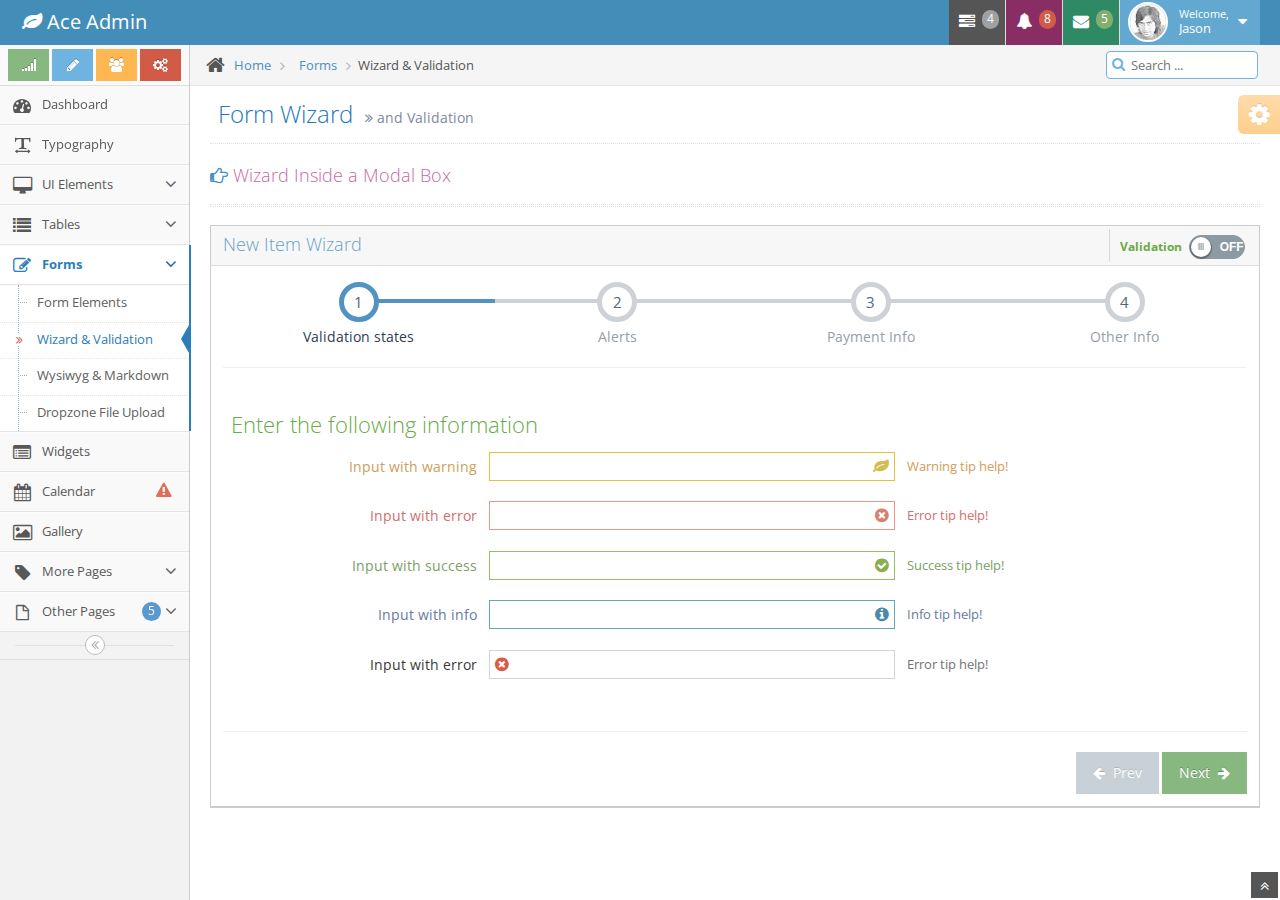
<file: web/WEB-INF/templates/AceAdmin1.2/form-wizard.html>
<!DOCTYPE html>
<html lang="en">
	<head>
		<meta charset="utf-8" />
		<title>Form Wizard - Ace Admin</title>

		<meta name="description" content="and Validation" />
		<meta name="viewport" content="width=device-width, initial-scale=1.0" />

		<!-- basic styles -->

		<link href="assets/css/bootstrap.min.css" rel="stylesheet" />
		<link rel="stylesheet" href="assets/css/font-awesome.min.css" />

		<!--[if IE 7]>
		  <link rel="stylesheet" href="assets/css/font-awesome-ie7.min.css" />
		<![endif]-->

		<!-- page specific plugin styles -->

		<link rel="stylesheet" href="assets/css/select2.css" />

		<!-- fonts -->

		<link rel="stylesheet" href="http://fonts.googleapis.com/css?family=Open+Sans:400,300" />

		<!-- ace styles -->

		<link rel="stylesheet" href="assets/css/ace.min.css" />
		<link rel="stylesheet" href="assets/css/ace-rtl.min.css" />
		<link rel="stylesheet" href="assets/css/ace-skins.min.css" />

		<!--[if lte IE 8]>
		  <link rel="stylesheet" href="assets/css/ace-ie.min.css" />
		<![endif]-->

		<!-- inline styles related to this page -->

		<!-- ace settings handler -->

		<script src="assets/js/ace-extra.min.js"></script>

		<!-- HTML5 shim and Respond.js IE8 support of HTML5 elements and media queries -->

		<!--[if lt IE 9]>
		<script src="assets/js/html5shiv.js"></script>
		<script src="assets/js/respond.min.js"></script>
		<![endif]-->
	</head>

	<body>
		<div class="navbar navbar-default" id="navbar">
			<script type="text/javascript">
				try{ace.settings.check('navbar' , 'fixed')}catch(e){}
			</script>

			<div class="navbar-container" id="navbar-container">
				<div class="navbar-header pull-left">
					<a href="#" class="navbar-brand">
						<small>
							<i class="icon-leaf"></i>
							Ace Admin
						</small>
					</a><!-- /.brand -->
				</div><!-- /.navbar-header -->

				<div class="navbar-header pull-right" role="navigation">
					<ul class="nav ace-nav">
						<li class="grey">
							<a data-toggle="dropdown" class="dropdown-toggle" href="#">
								<i class="icon-tasks"></i>
								<span class="badge badge-grey">4</span>
							</a>

							<ul class="pull-right dropdown-navbar dropdown-menu dropdown-caret dropdown-close">
								<li class="dropdown-header">
									<i class="icon-ok"></i>
									4 Tasks to complete
								</li>

								<li>
									<a href="#">
										<div class="clearfix">
											<span class="pull-left">Software Update</span>
											<span class="pull-right">65%</span>
										</div>

										<div class="progress progress-mini ">
											<div style="width:65%" class="progress-bar "></div>
										</div>
									</a>
								</li>

								<li>
									<a href="#">
										<div class="clearfix">
											<span class="pull-left">Hardware Upgrade</span>
											<span class="pull-right">35%</span>
										</div>

										<div class="progress progress-mini ">
											<div style="width:35%" class="progress-bar progress-bar-danger"></div>
										</div>
									</a>
								</li>

								<li>
									<a href="#">
										<div class="clearfix">
											<span class="pull-left">Unit Testing</span>
											<span class="pull-right">15%</span>
										</div>

										<div class="progress progress-mini ">
											<div style="width:15%" class="progress-bar progress-bar-warning"></div>
										</div>
									</a>
								</li>

								<li>
									<a href="#">
										<div class="clearfix">
											<span class="pull-left">Bug Fixes</span>
											<span class="pull-right">90%</span>
										</div>

										<div class="progress progress-mini progress-striped active">
											<div style="width:90%" class="progress-bar progress-bar-success"></div>
										</div>
									</a>
								</li>

								<li>
									<a href="#">
										See tasks with details
										<i class="icon-arrow-right"></i>
									</a>
								</li>
							</ul>
						</li>

						<li class="purple">
							<a data-toggle="dropdown" class="dropdown-toggle" href="#">
								<i class="icon-bell-alt icon-animated-bell"></i>
								<span class="badge badge-important">8</span>
							</a>

							<ul class="pull-right dropdown-navbar navbar-pink dropdown-menu dropdown-caret dropdown-close">
								<li class="dropdown-header">
									<i class="icon-warning-sign"></i>
									8 Notifications
								</li>

								<li>
									<a href="#">
										<div class="clearfix">
											<span class="pull-left">
												<i class="btn btn-xs no-hover btn-pink icon-comment"></i>
												New Comments
											</span>
											<span class="pull-right badge badge-info">+12</span>
										</div>
									</a>
								</li>

								<li>
									<a href="#">
										<i class="btn btn-xs btn-primary icon-user"></i>
										Bob just signed up as an editor ...
									</a>
								</li>

								<li>
									<a href="#">
										<div class="clearfix">
											<span class="pull-left">
												<i class="btn btn-xs no-hover btn-success icon-shopping-cart"></i>
												New Orders
											</span>
											<span class="pull-right badge badge-success">+8</span>
										</div>
									</a>
								</li>

								<li>
									<a href="#">
										<div class="clearfix">
											<span class="pull-left">
												<i class="btn btn-xs no-hover btn-info icon-twitter"></i>
												Followers
											</span>
											<span class="pull-right badge badge-info">+11</span>
										</div>
									</a>
								</li>

								<li>
									<a href="#">
										See all notifications
										<i class="icon-arrow-right"></i>
									</a>
								</li>
							</ul>
						</li>

						<li class="green">
							<a data-toggle="dropdown" class="dropdown-toggle" href="#">
								<i class="icon-envelope icon-animated-vertical"></i>
								<span class="badge badge-success">5</span>
							</a>

							<ul class="pull-right dropdown-navbar dropdown-menu dropdown-caret dropdown-close">
								<li class="dropdown-header">
									<i class="icon-envelope-alt"></i>
									5 Messages
								</li>

								<li>
									<a href="#">
										<img src="assets/avatars/avatar.png" class="msg-photo" alt="Alex's Avatar" />
										<span class="msg-body">
											<span class="msg-title">
												<span class="blue">Alex:</span>
												Ciao sociis natoque penatibus et auctor ...
											</span>

											<span class="msg-time">
												<i class="icon-time"></i>
												<span>a moment ago</span>
											</span>
										</span>
									</a>
								</li>

								<li>
									<a href="#">
										<img src="assets/avatars/avatar3.png" class="msg-photo" alt="Susan's Avatar" />
										<span class="msg-body">
											<span class="msg-title">
												<span class="blue">Susan:</span>
												Vestibulum id ligula porta felis euismod ...
											</span>

											<span class="msg-time">
												<i class="icon-time"></i>
												<span>20 minutes ago</span>
											</span>
										</span>
									</a>
								</li>

								<li>
									<a href="#">
										<img src="assets/avatars/avatar4.png" class="msg-photo" alt="Bob's Avatar" />
										<span class="msg-body">
											<span class="msg-title">
												<span class="blue">Bob:</span>
												Nullam quis risus eget urna mollis ornare ...
											</span>

											<span class="msg-time">
												<i class="icon-time"></i>
												<span>3:15 pm</span>
											</span>
										</span>
									</a>
								</li>

								<li>
									<a href="inbox.html">
										See all messages
										<i class="icon-arrow-right"></i>
									</a>
								</li>
							</ul>
						</li>

						<li class="light-blue">
							<a data-toggle="dropdown" href="#" class="dropdown-toggle">
								<img class="nav-user-photo" src="assets/avatars/user.jpg" alt="Jason's Photo" />
								<span class="user-info">
									<small>Welcome,</small>
									Jason
								</span>

								<i class="icon-caret-down"></i>
							</a>

							<ul class="user-menu pull-right dropdown-menu dropdown-yellow dropdown-caret dropdown-close">
								<li>
									<a href="#">
										<i class="icon-cog"></i>
										Settings
									</a>
								</li>

								<li>
									<a href="#">
										<i class="icon-user"></i>
										Profile
									</a>
								</li>

								<li class="divider"></li>

								<li>
									<a href="#">
										<i class="icon-off"></i>
										Logout
									</a>
								</li>
							</ul>
						</li>
					</ul><!-- /.ace-nav -->
				</div><!-- /.navbar-header -->
			</div><!-- /.container -->
		</div>

		<div class="main-container" id="main-container">
			<script type="text/javascript">
				try{ace.settings.check('main-container' , 'fixed')}catch(e){}
			</script>

			<div class="main-container-inner">
				<a class="menu-toggler" id="menu-toggler" href="#">
					<span class="menu-text"></span>
				</a>

				<div class="sidebar" id="sidebar">
					<script type="text/javascript">
						try{ace.settings.check('sidebar' , 'fixed')}catch(e){}
					</script>

					<div class="sidebar-shortcuts" id="sidebar-shortcuts">
						<div class="sidebar-shortcuts-large" id="sidebar-shortcuts-large">
							<button class="btn btn-success">
								<i class="icon-signal"></i>
							</button>

							<button class="btn btn-info">
								<i class="icon-pencil"></i>
							</button>

							<button class="btn btn-warning">
								<i class="icon-group"></i>
							</button>

							<button class="btn btn-danger">
								<i class="icon-cogs"></i>
							</button>
						</div>

						<div class="sidebar-shortcuts-mini" id="sidebar-shortcuts-mini">
							<span class="btn btn-success"></span>

							<span class="btn btn-info"></span>

							<span class="btn btn-warning"></span>

							<span class="btn btn-danger"></span>
						</div>
					</div><!-- #sidebar-shortcuts -->

					<ul class="nav nav-list">
						<li>
							<a href="index.html">
								<i class="icon-dashboard"></i>
								<span class="menu-text"> Dashboard </span>
							</a>
						</li>

						<li>
							<a href="typography.html">
								<i class="icon-text-width"></i>
								<span class="menu-text"> Typography </span>
							</a>
						</li>

						<li>
							<a href="#" class="dropdown-toggle">
								<i class="icon-desktop"></i>
								<span class="menu-text"> UI Elements </span>

								<b class="arrow icon-angle-down"></b>
							</a>

							<ul class="submenu">
								<li>
									<a href="elements.html">
										<i class="icon-double-angle-right"></i>
										Elements
									</a>
								</li>

								<li>
									<a href="buttons.html">
										<i class="icon-double-angle-right"></i>
										Buttons &amp; Icons
									</a>
								</li>

								<li>
									<a href="treeview.html">
										<i class="icon-double-angle-right"></i>
										Treeview
									</a>
								</li>

								<li>
									<a href="jquery-ui.html">
										<i class="icon-double-angle-right"></i>
										jQuery UI
									</a>
								</li>

								<li>
									<a href="nestable-list.html">
										<i class="icon-double-angle-right"></i>
										Nestable Lists
									</a>
								</li>

								<li>
									<a href="#" class="dropdown-toggle">
										<i class="icon-double-angle-right"></i>

										Three Level Menu
										<b class="arrow icon-angle-down"></b>
									</a>

									<ul class="submenu">
										<li>
											<a href="#">
												<i class="icon-leaf"></i>
												Item #1
											</a>
										</li>

										<li>
											<a href="#" class="dropdown-toggle">
												<i class="icon-pencil"></i>

												4th level
												<b class="arrow icon-angle-down"></b>
											</a>

											<ul class="submenu">
												<li>
													<a href="#">
														<i class="icon-plus"></i>
														Add Product
													</a>
												</li>

												<li>
													<a href="#">
														<i class="icon-eye-open"></i>
														View Products
													</a>
												</li>
											</ul>
										</li>
									</ul>
								</li>
							</ul>
						</li>

						<li>
							<a href="#" class="dropdown-toggle">
								<i class="icon-list"></i>
								<span class="menu-text"> Tables </span>

								<b class="arrow icon-angle-down"></b>
							</a>

							<ul class="submenu">
								<li>
									<a href="tables.html">
										<i class="icon-double-angle-right"></i>
										Simple &amp; Dynamic
									</a>
								</li>

								<li>
									<a href="jqgrid.html">
										<i class="icon-double-angle-right"></i>
										jqGrid plugin
									</a>
								</li>
							</ul>
						</li>

						<li class="active open">
							<a href="#" class="dropdown-toggle">
								<i class="icon-edit"></i>
								<span class="menu-text"> Forms </span>

								<b class="arrow icon-angle-down"></b>
							</a>

							<ul class="submenu">
								<li>
									<a href="form-elements.html">
										<i class="icon-double-angle-right"></i>
										Form Elements
									</a>
								</li>

								<li class="active">
									<a href="form-wizard.html">
										<i class="icon-double-angle-right"></i>
										Wizard &amp; Validation
									</a>
								</li>

								<li>
									<a href="wysiwyg.html">
										<i class="icon-double-angle-right"></i>
										Wysiwyg &amp; Markdown
									</a>
								</li>

								<li>
									<a href="dropzone.html">
										<i class="icon-double-angle-right"></i>
										Dropzone File Upload
									</a>
								</li>
							</ul>
						</li>

						<li>
							<a href="widgets.html">
								<i class="icon-list-alt"></i>
								<span class="menu-text"> Widgets </span>
							</a>
						</li>

						<li>
							<a href="calendar.html">
								<i class="icon-calendar"></i>

								<span class="menu-text">
									Calendar
									<span class="badge badge-transparent tooltip-error" title="2&nbsp;Important&nbsp;Events">
										<i class="icon-warning-sign red bigger-130"></i>
									</span>
								</span>
							</a>
						</li>

						<li>
							<a href="gallery.html">
								<i class="icon-picture"></i>
								<span class="menu-text"> Gallery </span>
							</a>
						</li>

						<li>
							<a href="#" class="dropdown-toggle">
								<i class="icon-tag"></i>
								<span class="menu-text"> More Pages </span>

								<b class="arrow icon-angle-down"></b>
							</a>

							<ul class="submenu">
								<li>
									<a href="profile.html">
										<i class="icon-double-angle-right"></i>
										User Profile
									</a>
								</li>

								<li>
									<a href="inbox.html">
										<i class="icon-double-angle-right"></i>
										Inbox
									</a>
								</li>

								<li>
									<a href="pricing.html">
										<i class="icon-double-angle-right"></i>
										Pricing Tables
									</a>
								</li>

								<li>
									<a href="invoice.html">
										<i class="icon-double-angle-right"></i>
										Invoice
									</a>
								</li>

								<li>
									<a href="timeline.html">
										<i class="icon-double-angle-right"></i>
										Timeline
									</a>
								</li>

								<li>
									<a href="login.html">
										<i class="icon-double-angle-right"></i>
										Login &amp; Register
									</a>
								</li>
							</ul>
						</li>

						<li>
							<a href="#" class="dropdown-toggle">
								<i class="icon-file-alt"></i>

								<span class="menu-text">
									Other Pages
									<span class="badge badge-primary ">5</span>
								</span>

								<b class="arrow icon-angle-down"></b>
							</a>

							<ul class="submenu">
								<li>
									<a href="faq.html">
										<i class="icon-double-angle-right"></i>
										FAQ
									</a>
								</li>

								<li>
									<a href="error-404.html">
										<i class="icon-double-angle-right"></i>
										Error 404
									</a>
								</li>

								<li>
									<a href="error-500.html">
										<i class="icon-double-angle-right"></i>
										Error 500
									</a>
								</li>

								<li>
									<a href="grid.html">
										<i class="icon-double-angle-right"></i>
										Grid
									</a>
								</li>

								<li>
									<a href="blank.html">
										<i class="icon-double-angle-right"></i>
										Blank Page
									</a>
								</li>
							</ul>
						</li>
					</ul><!-- /.nav-list -->

					<div class="sidebar-collapse" id="sidebar-collapse">
						<i class="icon-double-angle-left" data-icon1="icon-double-angle-left" data-icon2="icon-double-angle-right"></i>
					</div>

					<script type="text/javascript">
						try{ace.settings.check('sidebar' , 'collapsed')}catch(e){}
					</script>
				</div>

				<div class="main-content">
					<div class="breadcrumbs" id="breadcrumbs">
						<script type="text/javascript">
							try{ace.settings.check('breadcrumbs' , 'fixed')}catch(e){}
						</script>

						<ul class="breadcrumb">
							<li>
								<i class="icon-home home-icon"></i>
								<a href="#">Home</a>
							</li>

							<li>
								<a href="#">Forms</a>
							</li>
							<li class="active">Wizard &amp; Validation</li>
						</ul><!-- .breadcrumb -->

						<div class="nav-search" id="nav-search">
							<form class="form-search">
								<span class="input-icon">
									<input type="text" placeholder="Search ..." class="nav-search-input" id="nav-search-input" autocomplete="off" />
									<i class="icon-search nav-search-icon"></i>
								</span>
							</form>
						</div><!-- #nav-search -->
					</div>

					<div class="page-content">
						<div class="page-header">
							<h1>
								Form Wizard
								<small>
									<i class="icon-double-angle-right"></i>
									and Validation
								</small>
							</h1>
						</div><!-- /.page-header -->

						<div class="row">
							<div class="col-xs-12">
								<!-- PAGE CONTENT BEGINS -->

								<h4 class="lighter">
									<i class="icon-hand-right icon-animated-hand-pointer blue"></i>
									<a href="#modal-wizard" data-toggle="modal" class="pink"> Wizard Inside a Modal Box </a>
								</h4>

								<div class="hr hr-18 hr-double dotted"></div>

								<div class="row-fluid">
									<div class="span12">
										<div class="widget-box">
											<div class="widget-header widget-header-blue widget-header-flat">
												<h4 class="lighter">New Item Wizard</h4>

												<div class="widget-toolbar">
													<label>
														<small class="green">
															<b>Validation</b>
														</small>

														<input id="skip-validation" type="checkbox" class="ace ace-switch ace-switch-4" />
														<span class="lbl"></span>
													</label>
												</div>
											</div>

											<div class="widget-body">
												<div class="widget-main">
													<div id="fuelux-wizard" class="row-fluid" data-target="#step-container">
														<ul class="wizard-steps">
															<li data-target="#step1" class="active">
																<span class="step">1</span>
																<span class="title">Validation states</span>
															</li>

															<li data-target="#step2">
																<span class="step">2</span>
																<span class="title">Alerts</span>
															</li>

															<li data-target="#step3">
																<span class="step">3</span>
																<span class="title">Payment Info</span>
															</li>

															<li data-target="#step4">
																<span class="step">4</span>
																<span class="title">Other Info</span>
															</li>
														</ul>
													</div>

													<hr />
													<div class="step-content row-fluid position-relative" id="step-container">
														<div class="step-pane active" id="step1">
															<h3 class="lighter block green">Enter the following information</h3>

															<form class="form-horizontal" id="sample-form">
																<div class="form-group has-warning">
																	<label for="inputWarning" class="col-xs-12 col-sm-3 control-label no-padding-right">Input with warning</label>

																	<div class="col-xs-12 col-sm-5">
																		<span class="block input-icon input-icon-right">
																			<input type="text" id="inputWarning" class="width-100" />
																			<i class="icon-leaf"></i>
																		</span>
																	</div>
																	<div class="help-block col-xs-12 col-sm-reset inline">
																		Warning tip help!
																	</div>
																</div>

																<div class="form-group has-error">
																	<label for="inputError" class="col-xs-12 col-sm-3 col-md-3 control-label no-padding-right">Input with error</label>

																	<div class="col-xs-12 col-sm-5">
																		<span class="block input-icon input-icon-right">
																			<input type="text" id="inputError" class="width-100" />
																			<i class="icon-remove-sign"></i>
																		</span>
																	</div>
																	<div class="help-block col-xs-12 col-sm-reset inline"> Error tip help! </div>
																</div>

																<div class="form-group has-success">
																	<label for="inputSuccess" class="col-xs-12 col-sm-3 control-label no-padding-right">Input with success</label>

																	<div class="col-xs-12 col-sm-5">
																		<span class="block input-icon input-icon-right">
																			<input type="text" id="inputSuccess" class="width-100" />
																			<i class="icon-ok-sign"></i>
																		</span>
																	</div>
																	<div class="help-block col-xs-12 col-sm-reset inline">
																		Success tip help!
																	</div>
																</div>

																<div class="form-group has-info">
																	<label for="inputInfo" class="col-xs-12 col-sm-3 control-label no-padding-right">Input with info</label>

																	<div class="col-xs-12 col-sm-5">
																		<span class="block input-icon input-icon-right">
																			<input type="text" id="inputInfo" class="width-100" />
																			<i class="icon-info-sign"></i>
																		</span>
																	</div>
																	<div class="help-block col-xs-12 col-sm-reset inline"> Info tip help! </div>
																</div>

																<div class="form-group">
																	<label for="inputError2" class="col-xs-12 col-sm-3 control-label no-padding-right">Input with error</label>

																	<div class="col-xs-12 col-sm-5">
																		<span class="input-icon block">
																			<input type="text" id="inputError2" class="width-100" />
																			<i class="icon-remove-sign red"></i>
																		</span>
																	</div>
																	<div class="help-block col-xs-12 col-sm-reset inline"> Error tip help! </div>
																</div>
															</form>

															<form class="form-horizontal hide" id="validation-form" method="get">
																<div class="form-group">
																	<label class="control-label col-xs-12 col-sm-3 no-padding-right" for="email">Email Address:</label>

																	<div class="col-xs-12 col-sm-9">
																		<div class="clearfix">
																			<input type="email" name="email" id="email" class="col-xs-12 col-sm-6" />
																		</div>
																	</div>
																</div>

																<div class="space-2"></div>

																<div class="form-group">
																	<label class="control-label col-xs-12 col-sm-3 no-padding-right" for="password">Password:</label>

																	<div class="col-xs-12 col-sm-9">
																		<div class="clearfix">
																			<input type="password" name="password" id="password" class="col-xs-12 col-sm-4" />
																		</div>
																	</div>
																</div>

																<div class="space-2"></div>

																<div class="form-group">
																	<label class="control-label col-xs-12 col-sm-3 no-padding-right" for="password2">Confirm Password:</label>

																	<div class="col-xs-12 col-sm-9">
																		<div class="clearfix">
																			<input type="password" name="password2" id="password2" class="col-xs-12 col-sm-4" />
																		</div>
																	</div>
																</div>

																<div class="hr hr-dotted"></div>

																<div class="form-group">
																	<label class="control-label col-xs-12 col-sm-3 no-padding-right" for="name">Company Name:</label>

																	<div class="col-xs-12 col-sm-9">
																		<div class="clearfix">
																			<input type="text" id="name" name="name" class="col-xs-12 col-sm-5" />
																		</div>
																	</div>
																</div>

																<div class="space-2"></div>

																<div class="form-group">
																	<label class="control-label col-xs-12 col-sm-3 no-padding-right" for="phone">Phone Number:</label>

																	<div class="col-xs-12 col-sm-9">
																		<div class="input-group">
																			<span class="input-group-addon">
																				<i class="icon-phone"></i>
																			</span>

																			<input type="tel" id="phone" name="phone" />
																		</div>
																	</div>
																</div>

																<div class="space-2"></div>

																<div class="form-group">
																	<label class="control-label col-xs-12 col-sm-3 no-padding-right" for="url">Company URL:</label>

																	<div class="col-xs-12 col-sm-9">
																		<div class="clearfix">
																			<input type="url" id="url" name="url" class="col-xs-12 col-sm-8" />
																		</div>
																	</div>
																</div>

																<div class="hr hr-dotted"></div>

																<div class="form-group">
																	<label class="control-label col-xs-12 col-sm-3 no-padding-right">Subscribe to</label>

																	<div class="col-xs-12 col-sm-9">
																		<div>
																			<label>
																				<input name="subscription" value="1" type="checkbox" class="ace" />
																				<span class="lbl"> Latest news and announcements</span>
																			</label>
																		</div>

																		<div>
																			<label>
																				<input name="subscription" value="2" type="checkbox" class="ace" />
																				<span class="lbl"> Product offers and discounts</span>
																			</label>
																		</div>
																	</div>
																</div>

																<div class="space-2"></div>

																<div class="form-group">
																	<label class="control-label col-xs-12 col-sm-3 no-padding-right">Gender</label>

																	<div class="col-xs-12 col-sm-9">
																		<div>
																			<label class="blue">
																				<input name="gender" value="1" type="radio" class="ace" />
																				<span class="lbl"> Male</span>
																			</label>
																		</div>

																		<div>
																			<label class="blue">
																				<input name="gender" value="2" type="radio" class="ace" />
																				<span class="lbl"> Female</span>
																			</label>
																		</div>
																	</div>
																</div>

																<div class="hr hr-dotted"></div>

																<div class="form-group">
																	<label class="control-label col-xs-12 col-sm-3 no-padding-right" for="state">State</label>

																	<div class="col-xs-12 col-sm-9">
																		<select id="state" name="state" class="select2" data-placeholder="Click to Choose...">
																			<option value="">&nbsp;</option>
																			<option value="AL">Alabama</option>
																			<option value="AK">Alaska</option>
																			<option value="AZ">Arizona</option>
																			<option value="AR">Arkansas</option>
																			<option value="CA">California</option>
																			<option value="CO">Colorado</option>
																			<option value="CT">Connecticut</option>
																			<option value="DE">Delaware</option>
																			<option value="FL">Florida</option>
																			<option value="GA">Georgia</option>
																			<option value="HI">Hawaii</option>
																			<option value="ID">Idaho</option>
																			<option value="IL">Illinois</option>
																			<option value="IN">Indiana</option>
																			<option value="IA">Iowa</option>
																			<option value="KS">Kansas</option>
																			<option value="KY">Kentucky</option>
																			<option value="LA">Louisiana</option>
																			<option value="ME">Maine</option>
																			<option value="MD">Maryland</option>
																			<option value="MA">Massachusetts</option>
																			<option value="MI">Michigan</option>
																			<option value="MN">Minnesota</option>
																			<option value="MS">Mississippi</option>
																			<option value="MO">Missouri</option>
																			<option value="MT">Montana</option>
																			<option value="NE">Nebraska</option>
																			<option value="NV">Nevada</option>
																			<option value="NH">New Hampshire</option>
																			<option value="NJ">New Jersey</option>
																			<option value="NM">New Mexico</option>
																			<option value="NY">New York</option>
																			<option value="NC">North Carolina</option>
																			<option value="ND">North Dakota</option>
																			<option value="OH">Ohio</option>
																			<option value="OK">Oklahoma</option>
																			<option value="OR">Oregon</option>
																			<option value="PA">Pennsylvania</option>
																			<option value="RI">Rhode Island</option>
																			<option value="SC">South Carolina</option>
																			<option value="SD">South Dakota</option>
																			<option value="TN">Tennessee</option>
																			<option value="TX">Texas</option>
																			<option value="UT">Utah</option>
																			<option value="VT">Vermont</option>
																			<option value="VA">Virginia</option>
																			<option value="WA">Washington</option>
																			<option value="WV">West Virginia</option>
																			<option value="WI">Wisconsin</option>
																			<option value="WY">Wyoming</option>
																		</select>
																	</div>
																</div>

																<div class="space-2"></div>

																<div class="form-group">
																	<label class="control-label col-xs-12 col-sm-3 no-padding-right" for="platform">Platform</label>

																	<div class="col-xs-12 col-sm-9">
																		<div class="clearfix">
																			<select class="input-medium" id="platform" name="platform">
																				<option value="">------------------</option>
																				<option value="linux">Linux</option>
																				<option value="windows">Windows</option>
																				<option value="mac">Mac OS</option>
																				<option value="ios">iOS</option>
																				<option value="android">Android</option>
																			</select>
																		</div>
																	</div>
																</div>

																<div class="space-2"></div>

																<div class="form-group">
																	<label class="control-label col-xs-12 col-sm-3 no-padding-right" for="comment">Comment</label>

																	<div class="col-xs-12 col-sm-9">
																		<div class="clearfix">
																			<textarea class="input-xlarge" name="comment" id="comment"></textarea>
																		</div>
																	</div>
																</div>

																<div class="space-8"></div>

																<div class="form-group">
																	<div class="col-xs-12 col-sm-4 col-sm-offset-3">
																		<label>
																			<input name="agree" id="agree" type="checkbox" class="ace" />
																			<span class="lbl"> I accept the policy</span>
																		</label>
																	</div>
																</div>
															</form>
														</div>

														<div class="step-pane" id="step2">
															<div class="row-fluid">
																<div class="alert alert-success">
																	<button type="button" class="close" data-dismiss="alert">
																		<i class="icon-remove"></i>
																	</button>

																	<strong>
																		<i class="icon-ok"></i>
																		Well done!
																	</strong>

																	You successfully read this important alert message.
																	<br />
																</div>

																<div class="alert alert-danger">
																	<button type="button" class="close" data-dismiss="alert">
																		<i class="icon-remove"></i>
																	</button>

																	<strong>
																		<i class="icon-remove"></i>
																		Oh snap!
																	</strong>

																	Change a few things up and try submitting again.
																	<br />
																</div>

																<div class="alert alert-warning">
																	<button type="button" class="close" data-dismiss="alert">
																		<i class="icon-remove"></i>
																	</button>
																	<strong>Warning!</strong>

																	Best check yo self, you're not looking too good.
																	<br />
																</div>

																<div class="alert alert-info">
																	<button type="button" class="close" data-dismiss="alert">
																		<i class="icon-remove"></i>
																	</button>
																	<strong>Heads up!</strong>

																	This alert needs your attention, but it's not super important.
																	<br />
																</div>
															</div>
														</div>

														<div class="step-pane" id="step3">
															<div class="center">
																<h3 class="blue lighter">This is step 3</h3>
															</div>
														</div>

														<div class="step-pane" id="step4">
															<div class="center">
																<h3 class="green">Congrats!</h3>
																Your product is ready to ship! Click finish to continue!
															</div>
														</div>
													</div>

													<hr />
													<div class="row-fluid wizard-actions">
														<button class="btn btn-prev">
															<i class="icon-arrow-left"></i>
															Prev
														</button>

														<button class="btn btn-success btn-next" data-last="Finish ">
															Next
															<i class="icon-arrow-right icon-on-right"></i>
														</button>
													</div>
												</div><!-- /widget-main -->
											</div><!-- /widget-body -->
										</div>
									</div>
								</div>

								<div id="modal-wizard" class="modal">
									<div class="modal-dialog">
										<div class="modal-content">
											<div class="modal-header" data-target="#modal-step-contents">
												<ul class="wizard-steps">
													<li data-target="#modal-step1" class="active">
														<span class="step">1</span>
														<span class="title">Validation states</span>
													</li>

													<li data-target="#modal-step2">
														<span class="step">2</span>
														<span class="title">Alerts</span>
													</li>

													<li data-target="#modal-step3">
														<span class="step">3</span>
														<span class="title">Payment Info</span>
													</li>

													<li data-target="#modal-step4">
														<span class="step">4</span>
														<span class="title">Other Info</span>
													</li>
												</ul>
											</div>

											<div class="modal-body step-content" id="modal-step-contents">
												<div class="step-pane active" id="modal-step1">
													<div class="center">
														<h4 class="blue">Step 1</h4>
													</div>
												</div>

												<div class="step-pane" id="modal-step2">
													<div class="center">
														<h4 class="blue">Step 2</h4>
													</div>
												</div>

												<div class="step-pane" id="modal-step3">
													<div class="center">
														<h4 class="blue">Step 3</h4>
													</div>
												</div>

												<div class="step-pane" id="modal-step4">
													<div class="center">
														<h4 class="blue">Step 4</h4>
													</div>
												</div>
											</div>

											<div class="modal-footer wizard-actions">
												<button class="btn btn-sm btn-prev">
													<i class="icon-arrow-left"></i>
													Prev
												</button>

												<button class="btn btn-success btn-sm btn-next" data-last="Finish ">
													Next
													<i class="icon-arrow-right icon-on-right"></i>
												</button>

												<button class="btn btn-danger btn-sm pull-left" data-dismiss="modal">
													<i class="icon-remove"></i>
													Cancel
												</button>
											</div>
										</div>
									</div>
								</div><!-- PAGE CONTENT ENDS -->
							</div><!-- /.col -->
						</div><!-- /.row -->
					</div><!-- /.page-content -->
				</div><!-- /.main-content -->

				<div class="ace-settings-container" id="ace-settings-container">
					<div class="btn btn-app btn-xs btn-warning ace-settings-btn" id="ace-settings-btn">
						<i class="icon-cog bigger-150"></i>
					</div>

					<div class="ace-settings-box" id="ace-settings-box">
						<div>
							<div class="pull-left">
								<select id="skin-colorpicker" class="hide">
									<option data-skin="default" value="#438EB9">#438EB9</option>
									<option data-skin="skin-1" value="#222A2D">#222A2D</option>
									<option data-skin="skin-2" value="#C6487E">#C6487E</option>
									<option data-skin="skin-3" value="#D0D0D0">#D0D0D0</option>
								</select>
							</div>
							<span>&nbsp; Choose Skin</span>
						</div>

						<div>
							<input type="checkbox" class="ace ace-checkbox-2" id="ace-settings-navbar" />
							<label class="lbl" for="ace-settings-navbar"> Fixed Navbar</label>
						</div>

						<div>
							<input type="checkbox" class="ace ace-checkbox-2" id="ace-settings-sidebar" />
							<label class="lbl" for="ace-settings-sidebar"> Fixed Sidebar</label>
						</div>

						<div>
							<input type="checkbox" class="ace ace-checkbox-2" id="ace-settings-breadcrumbs" />
							<label class="lbl" for="ace-settings-breadcrumbs"> Fixed Breadcrumbs</label>
						</div>

						<div>
							<input type="checkbox" class="ace ace-checkbox-2" id="ace-settings-rtl" />
							<label class="lbl" for="ace-settings-rtl"> Right To Left (rtl)</label>
						</div>

						<div>
							<input type="checkbox" class="ace ace-checkbox-2" id="ace-settings-add-container" />
							<label class="lbl" for="ace-settings-add-container">
								Inside
								<b>.container</b>
							</label>
						</div>
					</div>
				</div><!-- /#ace-settings-container -->
			</div><!-- /.main-container-inner -->

			<a href="#" id="btn-scroll-up" class="btn-scroll-up btn btn-sm btn-inverse">
				<i class="icon-double-angle-up icon-only bigger-110"></i>
			</a>
		</div><!-- /.main-container -->

		<!-- basic scripts -->

		<!--[if !IE]> -->

		<script src="http://ajax.googleapis.com/ajax/libs/jquery/2.0.3/jquery.min.js"></script>

		<!-- <![endif]-->

		<!--[if IE]>
<script src="http://ajax.googleapis.com/ajax/libs/jquery/1.10.2/jquery.min.js"></script>
<![endif]-->

		<!--[if !IE]> -->

		<script type="text/javascript">
			window.jQuery || document.write("<script src='assets/js/jquery-2.0.3.min.js'>"+"<"+"/script>");
		</script>

		<!-- <![endif]-->

		<!--[if IE]>
<script type="text/javascript">
 window.jQuery || document.write("<script src='assets/js/jquery-1.10.2.min.js'>"+"<"+"/script>");
</script>
<![endif]-->

		<script type="text/javascript">
			if("ontouchend" in document) document.write("<script src='assets/js/jquery.mobile.custom.min.js'>"+"<"+"/script>");
		</script>
		<script src="assets/js/bootstrap.min.js"></script>
		<script src="assets/js/typeahead-bs2.min.js"></script>

		<!-- page specific plugin scripts -->

		<script src="assets/js/fuelux/fuelux.wizard.min.js"></script>
		<script src="assets/js/jquery.validate.min.js"></script>
		<script src="assets/js/additional-methods.min.js"></script>
		<script src="assets/js/bootbox.min.js"></script>
		<script src="assets/js/jquery.maskedinput.min.js"></script>
		<script src="assets/js/select2.min.js"></script>

		<!-- ace scripts -->

		<script src="assets/js/ace-elements.min.js"></script>
		<script src="assets/js/ace.min.js"></script>

		<!-- inline scripts related to this page -->

		<script type="text/javascript">
			jQuery(function($) {
			
				$('[data-rel=tooltip]').tooltip();
			
				$(".select2").css('width','200px').select2({allowClear:true})
				.on('change', function(){
					$(this).closest('form').validate().element($(this));
				}); 
			
			
				var $validation = false;
				$('#fuelux-wizard').ace_wizard().on('change' , function(e, info){
					if(info.step == 1 && $validation) {
						if(!$('#validation-form').valid()) return false;
					}
				}).on('finished', function(e) {
					bootbox.dialog({
						message: "Thank you! Your information was successfully saved!", 
						buttons: {
							"success" : {
								"label" : "OK",
								"className" : "btn-sm btn-primary"
							}
						}
					});
				}).on('stepclick', function(e){
					//return false;//prevent clicking on steps
				});
			
			
				$('#skip-validation').removeAttr('checked').on('click', function(){
					$validation = this.checked;
					if(this.checked) {
						$('#sample-form').hide();
						$('#validation-form').removeClass('hide');
					}
					else {
						$('#validation-form').addClass('hide');
						$('#sample-form').show();
					}
				});
			
			
			
				//documentation : http://docs.jquery.com/Plugins/Validation/validate
			
			
				$.mask.definitions['~']='[+-]';
				$('#phone').mask('(999) 999-9999');
			
				jQuery.validator.addMethod("phone", function (value, element) {
					return this.optional(element) || /^\(\d{3}\) \d{3}\-\d{4}( x\d{1,6})?$/.test(value);
				}, "Enter a valid phone number.");
			
				$('#validation-form').validate({
					errorElement: 'div',
					errorClass: 'help-block',
					focusInvalid: false,
					rules: {
						email: {
							required: true,
							email:true
						},
						password: {
							required: true,
							minlength: 5
						},
						password2: {
							required: true,
							minlength: 5,
							equalTo: "#password"
						},
						name: {
							required: true
						},
						phone: {
							required: true,
							phone: 'required'
						},
						url: {
							required: true,
							url: true
						},
						comment: {
							required: true
						},
						state: {
							required: true
						},
						platform: {
							required: true
						},
						subscription: {
							required: true
						},
						gender: 'required',
						agree: 'required'
					},
			
					messages: {
						email: {
							required: "Please provide a valid email.",
							email: "Please provide a valid email."
						},
						password: {
							required: "Please specify a password.",
							minlength: "Please specify a secure password."
						},
						subscription: "Please choose at least one option",
						gender: "Please choose gender",
						agree: "Please accept our policy"
					},
			
					invalidHandler: function (event, validator) { //display error alert on form submit   
						$('.alert-danger', $('.login-form')).show();
					},
			
					highlight: function (e) {
						$(e).closest('.form-group').removeClass('has-info').addClass('has-error');
					},
			
					success: function (e) {
						$(e).closest('.form-group').removeClass('has-error').addClass('has-info');
						$(e).remove();
					},
			
					errorPlacement: function (error, element) {
						if(element.is(':checkbox') || element.is(':radio')) {
							var controls = element.closest('div[class*="col-"]');
							if(controls.find(':checkbox,:radio').length > 1) controls.append(error);
							else error.insertAfter(element.nextAll('.lbl:eq(0)').eq(0));
						}
						else if(element.is('.select2')) {
							error.insertAfter(element.siblings('[class*="select2-container"]:eq(0)'));
						}
						else if(element.is('.chosen-select')) {
							error.insertAfter(element.siblings('[class*="chosen-container"]:eq(0)'));
						}
						else error.insertAfter(element.parent());
					},
			
					submitHandler: function (form) {
					},
					invalidHandler: function (form) {
					}
				});
			
				
				
				
				$('#modal-wizard .modal-header').ace_wizard();
				$('#modal-wizard .wizard-actions .btn[data-dismiss=modal]').removeAttr('disabled');
			})
		</script>
	</body>
</html>
</file>
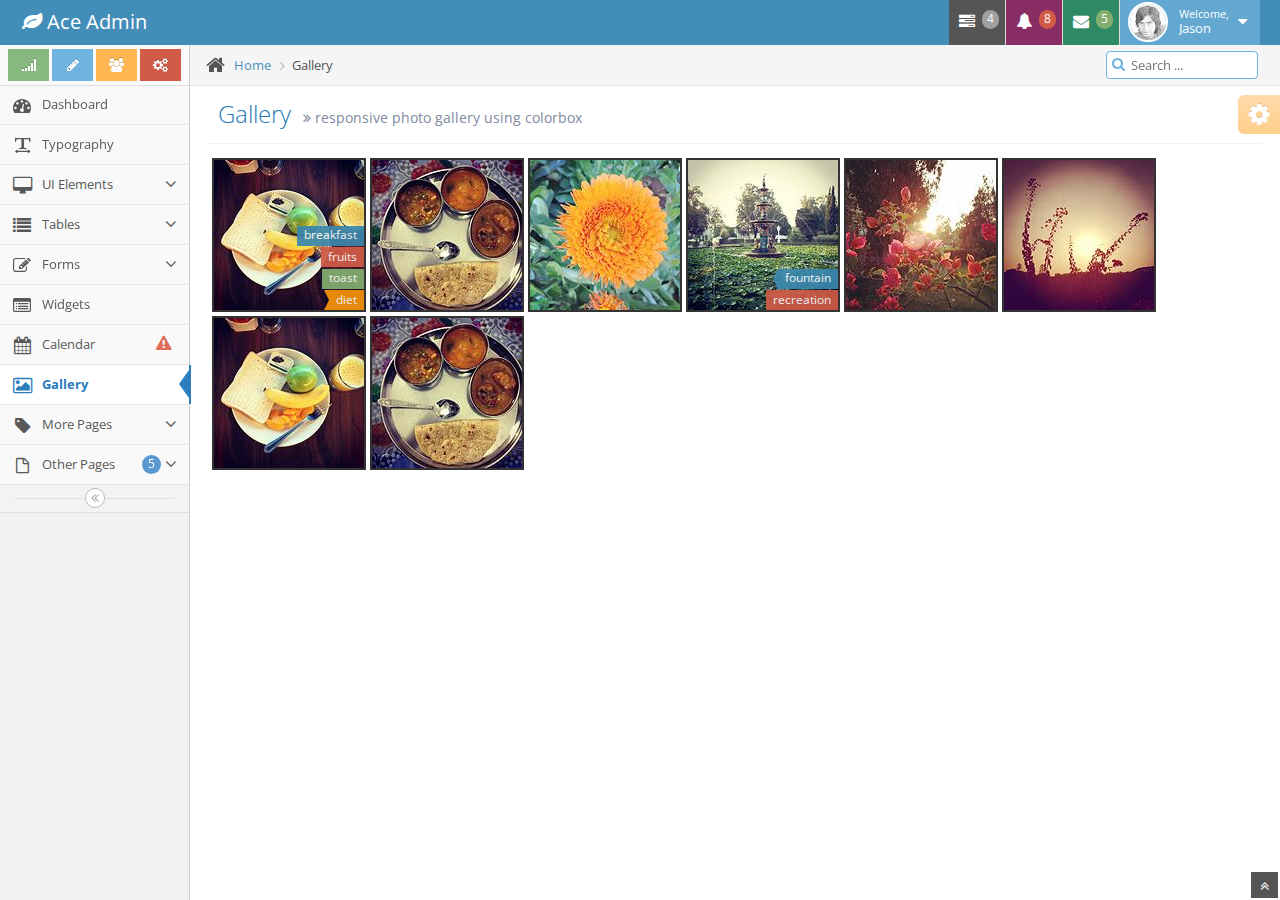
<file: web/WEB-INF/templates/AceAdmin1.2/gallery.html>
<!DOCTYPE html>
<html lang="en">
	<head>
		<meta charset="utf-8" />
		<title>Gallery - Ace Admin</title>

		<meta name="description" content="responsive photo gallery using colorbox" />
		<meta name="viewport" content="width=device-width, initial-scale=1.0" />

		<!-- basic styles -->

		<link href="assets/css/bootstrap.min.css" rel="stylesheet" />
		<link rel="stylesheet" href="assets/css/font-awesome.min.css" />

		<!--[if IE 7]>
		  <link rel="stylesheet" href="assets/css/font-awesome-ie7.min.css" />
		<![endif]-->

		<!-- page specific plugin styles -->

		<link rel="stylesheet" href="assets/css/colorbox.css" />

		<!-- fonts -->

		<link rel="stylesheet" href="http://fonts.googleapis.com/css?family=Open+Sans:400,300" />

		<!-- ace styles -->

		<link rel="stylesheet" href="assets/css/ace.min.css" />
		<link rel="stylesheet" href="assets/css/ace-rtl.min.css" />
		<link rel="stylesheet" href="assets/css/ace-skins.min.css" />

		<!--[if lte IE 8]>
		  <link rel="stylesheet" href="assets/css/ace-ie.min.css" />
		<![endif]-->

		<!-- inline styles related to this page -->

		<!-- ace settings handler -->

		<script src="assets/js/ace-extra.min.js"></script>

		<!-- HTML5 shim and Respond.js IE8 support of HTML5 elements and media queries -->

		<!--[if lt IE 9]>
		<script src="assets/js/html5shiv.js"></script>
		<script src="assets/js/respond.min.js"></script>
		<![endif]-->
	</head>

	<body>
		<div class="navbar navbar-default" id="navbar">
			<script type="text/javascript">
				try{ace.settings.check('navbar' , 'fixed')}catch(e){}
			</script>

			<div class="navbar-container" id="navbar-container">
				<div class="navbar-header pull-left">
					<a href="#" class="navbar-brand">
						<small>
							<i class="icon-leaf"></i>
							Ace Admin
						</small>
					</a><!-- /.brand -->
				</div><!-- /.navbar-header -->

				<div class="navbar-header pull-right" role="navigation">
					<ul class="nav ace-nav">
						<li class="grey">
							<a data-toggle="dropdown" class="dropdown-toggle" href="#">
								<i class="icon-tasks"></i>
								<span class="badge badge-grey">4</span>
							</a>

							<ul class="pull-right dropdown-navbar dropdown-menu dropdown-caret dropdown-close">
								<li class="dropdown-header">
									<i class="icon-ok"></i>
									4 Tasks to complete
								</li>

								<li>
									<a href="#">
										<div class="clearfix">
											<span class="pull-left">Software Update</span>
											<span class="pull-right">65%</span>
										</div>

										<div class="progress progress-mini ">
											<div style="width:65%" class="progress-bar "></div>
										</div>
									</a>
								</li>

								<li>
									<a href="#">
										<div class="clearfix">
											<span class="pull-left">Hardware Upgrade</span>
											<span class="pull-right">35%</span>
										</div>

										<div class="progress progress-mini ">
											<div style="width:35%" class="progress-bar progress-bar-danger"></div>
										</div>
									</a>
								</li>

								<li>
									<a href="#">
										<div class="clearfix">
											<span class="pull-left">Unit Testing</span>
											<span class="pull-right">15%</span>
										</div>

										<div class="progress progress-mini ">
											<div style="width:15%" class="progress-bar progress-bar-warning"></div>
										</div>
									</a>
								</li>

								<li>
									<a href="#">
										<div class="clearfix">
											<span class="pull-left">Bug Fixes</span>
											<span class="pull-right">90%</span>
										</div>

										<div class="progress progress-mini progress-striped active">
											<div style="width:90%" class="progress-bar progress-bar-success"></div>
										</div>
									</a>
								</li>

								<li>
									<a href="#">
										See tasks with details
										<i class="icon-arrow-right"></i>
									</a>
								</li>
							</ul>
						</li>

						<li class="purple">
							<a data-toggle="dropdown" class="dropdown-toggle" href="#">
								<i class="icon-bell-alt icon-animated-bell"></i>
								<span class="badge badge-important">8</span>
							</a>

							<ul class="pull-right dropdown-navbar navbar-pink dropdown-menu dropdown-caret dropdown-close">
								<li class="dropdown-header">
									<i class="icon-warning-sign"></i>
									8 Notifications
								</li>

								<li>
									<a href="#">
										<div class="clearfix">
											<span class="pull-left">
												<i class="btn btn-xs no-hover btn-pink icon-comment"></i>
												New Comments
											</span>
											<span class="pull-right badge badge-info">+12</span>
										</div>
									</a>
								</li>

								<li>
									<a href="#">
										<i class="btn btn-xs btn-primary icon-user"></i>
										Bob just signed up as an editor ...
									</a>
								</li>

								<li>
									<a href="#">
										<div class="clearfix">
											<span class="pull-left">
												<i class="btn btn-xs no-hover btn-success icon-shopping-cart"></i>
												New Orders
											</span>
											<span class="pull-right badge badge-success">+8</span>
										</div>
									</a>
								</li>

								<li>
									<a href="#">
										<div class="clearfix">
											<span class="pull-left">
												<i class="btn btn-xs no-hover btn-info icon-twitter"></i>
												Followers
											</span>
											<span class="pull-right badge badge-info">+11</span>
										</div>
									</a>
								</li>

								<li>
									<a href="#">
										See all notifications
										<i class="icon-arrow-right"></i>
									</a>
								</li>
							</ul>
						</li>

						<li class="green">
							<a data-toggle="dropdown" class="dropdown-toggle" href="#">
								<i class="icon-envelope icon-animated-vertical"></i>
								<span class="badge badge-success">5</span>
							</a>

							<ul class="pull-right dropdown-navbar dropdown-menu dropdown-caret dropdown-close">
								<li class="dropdown-header">
									<i class="icon-envelope-alt"></i>
									5 Messages
								</li>

								<li>
									<a href="#">
										<img src="assets/avatars/avatar.png" class="msg-photo" alt="Alex's Avatar" />
										<span class="msg-body">
											<span class="msg-title">
												<span class="blue">Alex:</span>
												Ciao sociis natoque penatibus et auctor ...
											</span>

											<span class="msg-time">
												<i class="icon-time"></i>
												<span>a moment ago</span>
											</span>
										</span>
									</a>
								</li>

								<li>
									<a href="#">
										<img src="assets/avatars/avatar3.png" class="msg-photo" alt="Susan's Avatar" />
										<span class="msg-body">
											<span class="msg-title">
												<span class="blue">Susan:</span>
												Vestibulum id ligula porta felis euismod ...
											</span>

											<span class="msg-time">
												<i class="icon-time"></i>
												<span>20 minutes ago</span>
											</span>
										</span>
									</a>
								</li>

								<li>
									<a href="#">
										<img src="assets/avatars/avatar4.png" class="msg-photo" alt="Bob's Avatar" />
										<span class="msg-body">
											<span class="msg-title">
												<span class="blue">Bob:</span>
												Nullam quis risus eget urna mollis ornare ...
											</span>

											<span class="msg-time">
												<i class="icon-time"></i>
												<span>3:15 pm</span>
											</span>
										</span>
									</a>
								</li>

								<li>
									<a href="inbox.html">
										See all messages
										<i class="icon-arrow-right"></i>
									</a>
								</li>
							</ul>
						</li>

						<li class="light-blue">
							<a data-toggle="dropdown" href="#" class="dropdown-toggle">
								<img class="nav-user-photo" src="assets/avatars/user.jpg" alt="Jason's Photo" />
								<span class="user-info">
									<small>Welcome,</small>
									Jason
								</span>

								<i class="icon-caret-down"></i>
							</a>

							<ul class="user-menu pull-right dropdown-menu dropdown-yellow dropdown-caret dropdown-close">
								<li>
									<a href="#">
										<i class="icon-cog"></i>
										Settings
									</a>
								</li>

								<li>
									<a href="#">
										<i class="icon-user"></i>
										Profile
									</a>
								</li>

								<li class="divider"></li>

								<li>
									<a href="#">
										<i class="icon-off"></i>
										Logout
									</a>
								</li>
							</ul>
						</li>
					</ul><!-- /.ace-nav -->
				</div><!-- /.navbar-header -->
			</div><!-- /.container -->
		</div>

		<div class="main-container" id="main-container">
			<script type="text/javascript">
				try{ace.settings.check('main-container' , 'fixed')}catch(e){}
			</script>

			<div class="main-container-inner">
				<a class="menu-toggler" id="menu-toggler" href="#">
					<span class="menu-text"></span>
				</a>

				<div class="sidebar" id="sidebar">
					<script type="text/javascript">
						try{ace.settings.check('sidebar' , 'fixed')}catch(e){}
					</script>

					<div class="sidebar-shortcuts" id="sidebar-shortcuts">
						<div class="sidebar-shortcuts-large" id="sidebar-shortcuts-large">
							<button class="btn btn-success">
								<i class="icon-signal"></i>
							</button>

							<button class="btn btn-info">
								<i class="icon-pencil"></i>
							</button>

							<button class="btn btn-warning">
								<i class="icon-group"></i>
							</button>

							<button class="btn btn-danger">
								<i class="icon-cogs"></i>
							</button>
						</div>

						<div class="sidebar-shortcuts-mini" id="sidebar-shortcuts-mini">
							<span class="btn btn-success"></span>

							<span class="btn btn-info"></span>

							<span class="btn btn-warning"></span>

							<span class="btn btn-danger"></span>
						</div>
					</div><!-- #sidebar-shortcuts -->

					<ul class="nav nav-list">
						<li>
							<a href="index.html">
								<i class="icon-dashboard"></i>
								<span class="menu-text"> Dashboard </span>
							</a>
						</li>

						<li>
							<a href="typography.html">
								<i class="icon-text-width"></i>
								<span class="menu-text"> Typography </span>
							</a>
						</li>

						<li>
							<a href="#" class="dropdown-toggle">
								<i class="icon-desktop"></i>
								<span class="menu-text"> UI Elements </span>

								<b class="arrow icon-angle-down"></b>
							</a>

							<ul class="submenu">
								<li>
									<a href="elements.html">
										<i class="icon-double-angle-right"></i>
										Elements
									</a>
								</li>

								<li>
									<a href="buttons.html">
										<i class="icon-double-angle-right"></i>
										Buttons &amp; Icons
									</a>
								</li>

								<li>
									<a href="treeview.html">
										<i class="icon-double-angle-right"></i>
										Treeview
									</a>
								</li>

								<li>
									<a href="jquery-ui.html">
										<i class="icon-double-angle-right"></i>
										jQuery UI
									</a>
								</li>

								<li>
									<a href="nestable-list.html">
										<i class="icon-double-angle-right"></i>
										Nestable Lists
									</a>
								</li>

								<li>
									<a href="#" class="dropdown-toggle">
										<i class="icon-double-angle-right"></i>

										Three Level Menu
										<b class="arrow icon-angle-down"></b>
									</a>

									<ul class="submenu">
										<li>
											<a href="#">
												<i class="icon-leaf"></i>
												Item #1
											</a>
										</li>

										<li>
											<a href="#" class="dropdown-toggle">
												<i class="icon-pencil"></i>

												4th level
												<b class="arrow icon-angle-down"></b>
											</a>

											<ul class="submenu">
												<li>
													<a href="#">
														<i class="icon-plus"></i>
														Add Product
													</a>
												</li>

												<li>
													<a href="#">
														<i class="icon-eye-open"></i>
														View Products
													</a>
												</li>
											</ul>
										</li>
									</ul>
								</li>
							</ul>
						</li>

						<li>
							<a href="#" class="dropdown-toggle">
								<i class="icon-list"></i>
								<span class="menu-text"> Tables </span>

								<b class="arrow icon-angle-down"></b>
							</a>

							<ul class="submenu">
								<li>
									<a href="tables.html">
										<i class="icon-double-angle-right"></i>
										Simple &amp; Dynamic
									</a>
								</li>

								<li>
									<a href="jqgrid.html">
										<i class="icon-double-angle-right"></i>
										jqGrid plugin
									</a>
								</li>
							</ul>
						</li>

						<li>
							<a href="#" class="dropdown-toggle">
								<i class="icon-edit"></i>
								<span class="menu-text"> Forms </span>

								<b class="arrow icon-angle-down"></b>
							</a>

							<ul class="submenu">
								<li>
									<a href="form-elements.html">
										<i class="icon-double-angle-right"></i>
										Form Elements
									</a>
								</li>

								<li>
									<a href="form-wizard.html">
										<i class="icon-double-angle-right"></i>
										Wizard &amp; Validation
									</a>
								</li>

								<li>
									<a href="wysiwyg.html">
										<i class="icon-double-angle-right"></i>
										Wysiwyg &amp; Markdown
									</a>
								</li>

								<li>
									<a href="dropzone.html">
										<i class="icon-double-angle-right"></i>
										Dropzone File Upload
									</a>
								</li>
							</ul>
						</li>

						<li>
							<a href="widgets.html">
								<i class="icon-list-alt"></i>
								<span class="menu-text"> Widgets </span>
							</a>
						</li>

						<li>
							<a href="calendar.html">
								<i class="icon-calendar"></i>

								<span class="menu-text">
									Calendar
									<span class="badge badge-transparent tooltip-error" title="2&nbsp;Important&nbsp;Events">
										<i class="icon-warning-sign red bigger-130"></i>
									</span>
								</span>
							</a>
						</li>

						<li class="active">
							<a href="gallery.html">
								<i class="icon-picture"></i>
								<span class="menu-text"> Gallery </span>
							</a>
						</li>

						<li>
							<a href="#" class="dropdown-toggle">
								<i class="icon-tag"></i>
								<span class="menu-text"> More Pages </span>

								<b class="arrow icon-angle-down"></b>
							</a>

							<ul class="submenu">
								<li>
									<a href="profile.html">
										<i class="icon-double-angle-right"></i>
										User Profile
									</a>
								</li>

								<li>
									<a href="inbox.html">
										<i class="icon-double-angle-right"></i>
										Inbox
									</a>
								</li>

								<li>
									<a href="pricing.html">
										<i class="icon-double-angle-right"></i>
										Pricing Tables
									</a>
								</li>

								<li>
									<a href="invoice.html">
										<i class="icon-double-angle-right"></i>
										Invoice
									</a>
								</li>

								<li>
									<a href="timeline.html">
										<i class="icon-double-angle-right"></i>
										Timeline
									</a>
								</li>

								<li>
									<a href="login.html">
										<i class="icon-double-angle-right"></i>
										Login &amp; Register
									</a>
								</li>
							</ul>
						</li>

						<li>
							<a href="#" class="dropdown-toggle">
								<i class="icon-file-alt"></i>

								<span class="menu-text">
									Other Pages
									<span class="badge badge-primary ">5</span>
								</span>

								<b class="arrow icon-angle-down"></b>
							</a>

							<ul class="submenu">
								<li>
									<a href="faq.html">
										<i class="icon-double-angle-right"></i>
										FAQ
									</a>
								</li>

								<li>
									<a href="error-404.html">
										<i class="icon-double-angle-right"></i>
										Error 404
									</a>
								</li>

								<li>
									<a href="error-500.html">
										<i class="icon-double-angle-right"></i>
										Error 500
									</a>
								</li>

								<li>
									<a href="grid.html">
										<i class="icon-double-angle-right"></i>
										Grid
									</a>
								</li>

								<li>
									<a href="blank.html">
										<i class="icon-double-angle-right"></i>
										Blank Page
									</a>
								</li>
							</ul>
						</li>
					</ul><!-- /.nav-list -->

					<div class="sidebar-collapse" id="sidebar-collapse">
						<i class="icon-double-angle-left" data-icon1="icon-double-angle-left" data-icon2="icon-double-angle-right"></i>
					</div>

					<script type="text/javascript">
						try{ace.settings.check('sidebar' , 'collapsed')}catch(e){}
					</script>
				</div>

				<div class="main-content">
					<div class="breadcrumbs" id="breadcrumbs">
						<script type="text/javascript">
							try{ace.settings.check('breadcrumbs' , 'fixed')}catch(e){}
						</script>

						<ul class="breadcrumb">
							<li>
								<i class="icon-home home-icon"></i>
								<a href="#">Home</a>
							</li>
							<li class="active">Gallery</li>
						</ul><!-- .breadcrumb -->

						<div class="nav-search" id="nav-search">
							<form class="form-search">
								<span class="input-icon">
									<input type="text" placeholder="Search ..." class="nav-search-input" id="nav-search-input" autocomplete="off" />
									<i class="icon-search nav-search-icon"></i>
								</span>
							</form>
						</div><!-- #nav-search -->
					</div>

					<div class="page-content">
						<div class="page-header">
							<h1>
								Gallery
								<small>
									<i class="icon-double-angle-right"></i>
									responsive photo gallery using colorbox
								</small>
							</h1>
						</div><!-- /.page-header -->

						<div class="row">
							<div class="col-xs-12">
								<!-- PAGE CONTENT BEGINS -->

								<div class="row-fluid">
									<ul class="ace-thumbnails">
										<li>
											<a href="assets/images/gallery/image-1.jpg" title="Photo Title" data-rel="colorbox">
												<img alt="150x150" src="assets/images/gallery/thumb-1.jpg" />
												<div class="tags">
													<span class="label-holder">
														<span class="label label-info">breakfast</span>
													</span>

													<span class="label-holder">
														<span class="label label-danger">fruits</span>
													</span>

													<span class="label-holder">
														<span class="label label-success">toast</span>
													</span>

													<span class="label-holder">
														<span class="label label-warning arrowed-in">diet</span>
													</span>
												</div>
											</a>

											<div class="tools">
												<a href="#">
													<i class="icon-link"></i>
												</a>

												<a href="#">
													<i class="icon-paper-clip"></i>
												</a>

												<a href="#">
													<i class="icon-pencil"></i>
												</a>

												<a href="#">
													<i class="icon-remove red"></i>
												</a>
											</div>
										</li>

										<li>
											<a href="assets/images/gallery/image-2.jpg" data-rel="colorbox">
												<img alt="150x150" src="assets/images/gallery/thumb-2.jpg" />
												<div class="text">
													<div class="inner">Sample Caption on Hover</div>
												</div>
											</a>
										</li>

										<li>
											<a href="assets/images/gallery/image-3.jpg" data-rel="colorbox">
												<img alt="150x150" src="assets/images/gallery/thumb-3.jpg" />
												<div class="text">
													<div class="inner">Sample Caption on Hover</div>
												</div>
											</a>

											<div class="tools tools-bottom">
												<a href="#">
													<i class="icon-link"></i>
												</a>

												<a href="#">
													<i class="icon-paper-clip"></i>
												</a>

												<a href="#">
													<i class="icon-pencil"></i>
												</a>

												<a href="#">
													<i class="icon-remove red"></i>
												</a>
											</div>
										</li>

										<li>
											<a href="assets/images/gallery/image-4.jpg" data-rel="colorbox">
												<img alt="150x150" src="assets/images/gallery/thumb-4.jpg" />
												<div class="tags">
													<span class="label-holder">
														<span class="label label-info arrowed">fountain</span>
													</span>

													<span class="label-holder">
														<span class="label label-danger">recreation</span>
													</span>
												</div>
											</a>

											<div class="tools tools-top">
												<a href="#">
													<i class="icon-link"></i>
												</a>

												<a href="#">
													<i class="icon-paper-clip"></i>
												</a>

												<a href="#">
													<i class="icon-pencil"></i>
												</a>

												<a href="#">
													<i class="icon-remove red"></i>
												</a>
											</div>
										</li>

										<li>
											<div>
												<img alt="150x150" src="assets/images/gallery/thumb-5.jpg" />
												<div class="text">
													<div class="inner">
														<span>Some Title!</span>

														<br />
														<a href="assets/images/gallery/image-5.jpg" data-rel="colorbox">
															<i class="icon-zoom-in"></i>
														</a>

														<a href="#">
															<i class="icon-user"></i>
														</a>

														<a href="#">
															<i class="icon-share-alt"></i>
														</a>
													</div>
												</div>
											</div>
										</li>

										<li>
											<a href="assets/images/gallery/image-6.jpg" data-rel="colorbox">
												<img alt="150x150" src="assets/images/gallery/thumb-6.jpg" />
											</a>

											<div class="tools tools-right">
												<a href="#">
													<i class="icon-link"></i>
												</a>

												<a href="#">
													<i class="icon-paper-clip"></i>
												</a>

												<a href="#">
													<i class="icon-pencil"></i>
												</a>

												<a href="#">
													<i class="icon-remove red"></i>
												</a>
											</div>
										</li>

										<li>
											<a href="assets/images/gallery/image-1.jpg" data-rel="colorbox">
												<img alt="150x150" src="assets/images/gallery/thumb-1.jpg" />
											</a>

											<div class="tools">
												<a href="#">
													<i class="icon-link"></i>
												</a>

												<a href="#">
													<i class="icon-paper-clip"></i>
												</a>

												<a href="#">
													<i class="icon-pencil"></i>
												</a>

												<a href="#">
													<i class="icon-remove red"></i>
												</a>
											</div>
										</li>

										<li>
											<a href="assets/images/gallery/image-2.jpg" data-rel="colorbox">
												<img alt="150x150" src="assets/images/gallery/thumb-2.jpg" />
											</a>

											<div class="tools tools-top">
												<a href="#">
													<i class="icon-link"></i>
												</a>

												<a href="#">
													<i class="icon-paper-clip"></i>
												</a>

												<a href="#">
													<i class="icon-pencil"></i>
												</a>

												<a href="#">
													<i class="icon-remove red"></i>
												</a>
											</div>
										</li>
									</ul>
								</div><!-- PAGE CONTENT ENDS -->
							</div><!-- /.col -->
						</div><!-- /.row -->
					</div><!-- /.page-content -->
				</div><!-- /.main-content -->

				<div class="ace-settings-container" id="ace-settings-container">
					<div class="btn btn-app btn-xs btn-warning ace-settings-btn" id="ace-settings-btn">
						<i class="icon-cog bigger-150"></i>
					</div>

					<div class="ace-settings-box" id="ace-settings-box">
						<div>
							<div class="pull-left">
								<select id="skin-colorpicker" class="hide">
									<option data-skin="default" value="#438EB9">#438EB9</option>
									<option data-skin="skin-1" value="#222A2D">#222A2D</option>
									<option data-skin="skin-2" value="#C6487E">#C6487E</option>
									<option data-skin="skin-3" value="#D0D0D0">#D0D0D0</option>
								</select>
							</div>
							<span>&nbsp; Choose Skin</span>
						</div>

						<div>
							<input type="checkbox" class="ace ace-checkbox-2" id="ace-settings-navbar" />
							<label class="lbl" for="ace-settings-navbar"> Fixed Navbar</label>
						</div>

						<div>
							<input type="checkbox" class="ace ace-checkbox-2" id="ace-settings-sidebar" />
							<label class="lbl" for="ace-settings-sidebar"> Fixed Sidebar</label>
						</div>

						<div>
							<input type="checkbox" class="ace ace-checkbox-2" id="ace-settings-breadcrumbs" />
							<label class="lbl" for="ace-settings-breadcrumbs"> Fixed Breadcrumbs</label>
						</div>

						<div>
							<input type="checkbox" class="ace ace-checkbox-2" id="ace-settings-rtl" />
							<label class="lbl" for="ace-settings-rtl"> Right To Left (rtl)</label>
						</div>

						<div>
							<input type="checkbox" class="ace ace-checkbox-2" id="ace-settings-add-container" />
							<label class="lbl" for="ace-settings-add-container">
								Inside
								<b>.container</b>
							</label>
						</div>
					</div>
				</div><!-- /#ace-settings-container -->
			</div><!-- /.main-container-inner -->

			<a href="#" id="btn-scroll-up" class="btn-scroll-up btn btn-sm btn-inverse">
				<i class="icon-double-angle-up icon-only bigger-110"></i>
			</a>
		</div><!-- /.main-container -->

		<!-- basic scripts -->

		<!--[if !IE]> -->

		<script src="http://ajax.googleapis.com/ajax/libs/jquery/2.0.3/jquery.min.js"></script>

		<!-- <![endif]-->

		<!--[if IE]>
<script src="http://ajax.googleapis.com/ajax/libs/jquery/1.10.2/jquery.min.js"></script>
<![endif]-->

		<!--[if !IE]> -->

		<script type="text/javascript">
			window.jQuery || document.write("<script src='assets/js/jquery-2.0.3.min.js'>"+"<"+"/script>");
		</script>

		<!-- <![endif]-->

		<!--[if IE]>
<script type="text/javascript">
 window.jQuery || document.write("<script src='assets/js/jquery-1.10.2.min.js'>"+"<"+"/script>");
</script>
<![endif]-->

		<script type="text/javascript">
			if("ontouchend" in document) document.write("<script src='assets/js/jquery.mobile.custom.min.js'>"+"<"+"/script>");
		</script>
		<script src="assets/js/bootstrap.min.js"></script>
		<script src="assets/js/typeahead-bs2.min.js"></script>

		<!-- page specific plugin scripts -->

		<script src="assets/js/jquery.colorbox-min.js"></script>

		<!-- ace scripts -->

		<script src="assets/js/ace-elements.min.js"></script>
		<script src="assets/js/ace.min.js"></script>

		<!-- inline scripts related to this page -->

		<script type="text/javascript">
			jQuery(function($) {
	var colorbox_params = {
		reposition:true,
		scalePhotos:true,
		scrolling:false,
		previous:'<i class="icon-arrow-left"></i>',
		next:'<i class="icon-arrow-right"></i>',
		close:'&times;',
		current:'{current} of {total}',
		maxWidth:'100%',
		maxHeight:'100%',
		onOpen:function(){
			document.body.style.overflow = 'hidden';
		},
		onClosed:function(){
			document.body.style.overflow = 'auto';
		},
		onComplete:function(){
			$.colorbox.resize();
		}
	};

	$('.ace-thumbnails [data-rel="colorbox"]').colorbox(colorbox_params);
	$("#cboxLoadingGraphic").append("<i class='icon-spinner orange'></i>");//let's add a custom loading icon

	/**$(window).on('resize.colorbox', function() {
		try {
			//this function has been changed in recent versions of colorbox, so it won't work
			$.fn.colorbox.load();//to redraw the current frame
		} catch(e){}
	});*/
})
		</script>
	</body>
</html>
</file>
<file: web/WEB-INF/templates/AceAdmin1.2/assets/css/fullcalendar.css>
/*!
 * FullCalendar v1.6.1 Stylesheet
 * Docs & License: http://arshaw.com/fullcalendar/
 * (c) 2013 Adam Shaw
 */


.fc {
	direction: ltr;
	text-align: left;
	}
	
.fc table {
	border-collapse: collapse;
	border-spacing: 0;
	}
	
html .fc,
.fc table {
	font-size: 1em;
	}
	
.fc td,
.fc th {
	padding: 0;
	vertical-align: top;
	}



/* Header
------------------------------------------------------------------------*/

.fc-header td {
	white-space: nowrap;
	}

.fc-header-left {
	width: 25%;
	text-align: left;
	}
	
.fc-header-center {
	text-align: center;
	}
	
.fc-header-right {
	width: 25%;
	text-align: right;
	}
	
.fc-header-title {
	display: inline-block;
	vertical-align: top;
	}
	
.fc-header-title h2 {
	margin-top: 0;
	white-space: nowrap;
	}
	
.fc .fc-header-space {
	padding-left: 10px;
	}
	
.fc-header .fc-button {
	margin-bottom: 1em;
	vertical-align: top;
	}
	
/* buttons edges butting together */

.fc-header .fc-button {
	margin-right: -1px;
	}
	
.fc-header .fc-corner-right,  /* non-theme */
.fc-header .ui-corner-right { /* theme */
	margin-right: 0; /* back to normal */
	}
	
/* button layering (for border precedence) */
	
.fc-header .fc-state-hover,
.fc-header .ui-state-hover {
	z-index: 2;
	}
	
.fc-header .fc-state-down {
	z-index: 3;
	}

.fc-header .fc-state-active,
.fc-header .ui-state-active {
	z-index: 4;
	}
	
	
	
/* Content
------------------------------------------------------------------------*/
	
.fc-content {
	clear: both;
	}
	
.fc-view {
	width: 100%; /* needed for view switching (when view is absolute) */
	overflow: hidden;
	}
	
	

/* Cell Styles
------------------------------------------------------------------------*/

.fc-widget-header,    /* <th>, usually */
.fc-widget-content {  /* <td>, usually */
	border: 1px solid #ddd;
	}
	
.fc-state-highlight { /* <td> today cell */ /* TODO: add .fc-today to <th> */
	background: #fcf8e3;
	}
	
.fc-cell-overlay { /* semi-transparent rectangle while dragging */
	background: #bce8f1;
	opacity: .3;
	filter: alpha(opacity=30); /* for IE */
	}
	


/* Buttons
------------------------------------------------------------------------*/

.fc-button {
	position: relative;
	display: inline-block;
	padding: 0 .6em;
	overflow: hidden;
	height: 1.9em;
	line-height: 1.9em;
	white-space: nowrap;
	cursor: pointer;
	}
	
.fc-state-default { /* non-theme */
	border: 1px solid;
	}

.fc-state-default.fc-corner-left { /* non-theme */
	border-top-left-radius: 4px;
	border-bottom-left-radius: 4px;
	}

.fc-state-default.fc-corner-right { /* non-theme */
	border-top-right-radius: 4px;
	border-bottom-right-radius: 4px;
	}

/*
	Our default prev/next buttons use HTML entities like &lsaquo; &rsaquo; &laquo; &raquo;
	and we'll try to make them look good cross-browser.
*/

.fc-text-arrow {
	margin: 0 .1em;
	font-size: 2em;
	font-family: "Courier New", Courier, monospace;
	vertical-align: baseline; /* for IE7 */
	}

.fc-button-prev .fc-text-arrow,
.fc-button-next .fc-text-arrow { /* for &lsaquo; &rsaquo; */
	font-weight: bold;
	}
	
/* icon (for jquery ui) */
	
.fc-button .fc-icon-wrap {
	position: relative;
	float: left;
	top: 50%;
	}
	
.fc-button .ui-icon {
	position: relative;
	float: left;
	margin-top: -50%;
	*margin-top: 0;
	*top: -50%;
	}
	
/*
  button states
  borrowed from twitter bootstrap (http://twitter.github.com/bootstrap/)
*/

.fc-state-default {
	background-color: #f5f5f5;
	background-image: -moz-linear-gradient(top, #ffffff, #e6e6e6);
	background-image: -webkit-gradient(linear, 0 0, 0 100%, from(#ffffff), to(#e6e6e6));
	background-image: -webkit-linear-gradient(top, #ffffff, #e6e6e6);
	background-image: -o-linear-gradient(top, #ffffff, #e6e6e6);
	background-image: linear-gradient(to bottom, #ffffff, #e6e6e6);
	background-repeat: repeat-x;
	border-color: #e6e6e6 #e6e6e6 #bfbfbf;
	border-color: rgba(0, 0, 0, 0.1) rgba(0, 0, 0, 0.1) rgba(0, 0, 0, 0.25);
	color: #333;
	text-shadow: 0 1px 1px rgba(255, 255, 255, 0.75);
	box-shadow: inset 0 1px 0 rgba(255, 255, 255, 0.2), 0 1px 2px rgba(0, 0, 0, 0.05);
	}

.fc-state-hover,
.fc-state-down,
.fc-state-active,
.fc-state-disabled {
	color: #333333;
	background-color: #e6e6e6;
	}

.fc-state-hover {
	color: #333333;
	text-decoration: none;
	background-position: 0 -15px;
	-webkit-transition: background-position 0.1s linear;
	   -moz-transition: background-position 0.1s linear;
	     -o-transition: background-position 0.1s linear;
	        transition: background-position 0.1s linear;
	}

.fc-state-down,
.fc-state-active {
	background-color: #cccccc;
	background-image: none;
	outline: 0;
	box-shadow: inset 0 2px 4px rgba(0, 0, 0, 0.15), 0 1px 2px rgba(0, 0, 0, 0.05);
	}

.fc-state-disabled {
	cursor: default;
	background-image: none;
	opacity: 0.65;
	filter: alpha(opacity=65);
	box-shadow: none;
	}

	

/* Global Event Styles
------------------------------------------------------------------------*/
	 
.fc-event {
	border: 1px solid #3a87ad; /* default BORDER color */
	background-color: #3a87ad; /* default BACKGROUND color */
	color: #fff;               /* default TEXT color */
	font-size: .85em;
	cursor: default;
	}

a.fc-event {
	text-decoration: none;
	}
	
a.fc-event,
.fc-event-draggable {
	cursor: pointer;
	}
	
.fc-rtl .fc-event {
	text-align: right;
	}

.fc-event-inner {
	width: 100%;
	height: 100%;
	overflow: hidden;
	}
	
.fc-event-time,
.fc-event-title {
	padding: 0 1px;
	}
	
.fc .ui-resizable-handle {
	display: block;
	position: absolute;
	z-index: 99999;
	overflow: hidden; /* hacky spaces (IE6/7) */
	font-size: 300%;  /* */
	line-height: 50%; /* */
	}
	
	
	
/* Horizontal Events
------------------------------------------------------------------------*/

.fc-event-hori {
	border-width: 1px 0;
	margin-bottom: 1px;
	}

.fc-ltr .fc-event-hori.fc-event-start,
.fc-rtl .fc-event-hori.fc-event-end {
	border-left-width: 1px;
	border-top-left-radius: 3px;
	border-bottom-left-radius: 3px;
	}

.fc-ltr .fc-event-hori.fc-event-end,
.fc-rtl .fc-event-hori.fc-event-start {
	border-right-width: 1px;
	border-top-right-radius: 3px;
	border-bottom-right-radius: 3px;
	}
	
/* resizable */
	
.fc-event-hori .ui-resizable-e {
	top: 0           !important; /* importants override pre jquery ui 1.7 styles */
	right: -3px      !important;
	width: 7px       !important;
	height: 100%     !important;
	cursor: e-resize;
	}
	
.fc-event-hori .ui-resizable-w {
	top: 0           !important;
	left: -3px       !important;
	width: 7px       !important;
	height: 100%     !important;
	cursor: w-resize;
	}
	
.fc-event-hori .ui-resizable-handle {
	_padding-bottom: 14px; /* IE6 had 0 height */
	}
	
	
	
/* Reusable Separate-border Table
------------------------------------------------------------*/

table.fc-border-separate {
	border-collapse: separate;
	}
	
.fc-border-separate th,
.fc-border-separate td {
	border-width: 1px 0 0 1px;
	}
	
.fc-border-separate th.fc-last,
.fc-border-separate td.fc-last {
	border-right-width: 1px;
	}
	
.fc-border-separate tr.fc-last th,
.fc-border-separate tr.fc-last td {
	border-bottom-width: 1px;
	}
	
.fc-border-separate tbody tr.fc-first td,
.fc-border-separate tbody tr.fc-first th {
	border-top-width: 0;
	}
	
	

/* Month View, Basic Week View, Basic Day View
------------------------------------------------------------------------*/

.fc-grid th {
	text-align: center;
	}

.fc .fc-week-number {
	width: 22px;
	text-align: center;
	}

.fc .fc-week-number div {
	padding: 0 2px;
	}
	
.fc-grid .fc-day-number {
	float: right;
	padding: 0 2px;
	}
	
.fc-grid .fc-other-month .fc-day-number {
	opacity: 0.3;
	filter: alpha(opacity=30); /* for IE */
	/* opacity with small font can sometimes look too faded
	   might want to set the 'color' property instead
	   making day-numbers bold also fixes the problem */
	}
	
.fc-grid .fc-day-content {
	clear: both;
	padding: 2px 2px 1px; /* distance between events and day edges */
	}
	
/* event styles */
	
.fc-grid .fc-event-time {
	font-weight: bold;
	}
	
/* right-to-left */
	
.fc-rtl .fc-grid .fc-day-number {
	float: left;
	}
	
.fc-rtl .fc-grid .fc-event-time {
	float: right;
	}
	
	

/* Agenda Week View, Agenda Day View
------------------------------------------------------------------------*/

.fc-agenda table {
	border-collapse: separate;
	}
	
.fc-agenda-days th {
	text-align: center;
	}
	
.fc-agenda .fc-agenda-axis {
	width: 50px;
	padding: 0 4px;
	vertical-align: middle;
	text-align: right;
	white-space: nowrap;
	font-weight: normal;
	}

.fc-agenda .fc-week-number {
	font-weight: bold;
	}
	
.fc-agenda .fc-day-content {
	padding: 2px 2px 1px;
	}
	
/* make axis border take precedence */
	
.fc-agenda-days .fc-agenda-axis {
	border-right-width: 1px;
	}
	
.fc-agenda-days .fc-col0 {
	border-left-width: 0;
	}
	
/* all-day area */
	
.fc-agenda-allday th {
	border-width: 0 1px;
	}
	
.fc-agenda-allday .fc-day-content {
	min-height: 34px; /* TODO: doesnt work well in quirksmode */
	_height: 34px;
	}
	
/* divider (between all-day and slots) */
	
.fc-agenda-divider-inner {
	height: 2px;
	overflow: hidden;
	}
	
.fc-widget-header .fc-agenda-divider-inner {
	background: #eee;
	}
	
/* slot rows */
	
.fc-agenda-slots th {
	border-width: 1px 1px 0;
	}
	
.fc-agenda-slots td {
	border-width: 1px 0 0;
	background: none;
	}
	
.fc-agenda-slots td div {
	height: 20px;
	}
	
.fc-agenda-slots tr.fc-slot0 th,
.fc-agenda-slots tr.fc-slot0 td {
	border-top-width: 0;
	}

.fc-agenda-slots tr.fc-minor th,
.fc-agenda-slots tr.fc-minor td {
	border-top-style: dotted;
	}
	
.fc-agenda-slots tr.fc-minor th.ui-widget-header {
	*border-top-style: solid; /* doesn't work with background in IE6/7 */
	}
	


/* Vertical Events
------------------------------------------------------------------------*/

.fc-event-vert {
	border-width: 0 1px;
	}

.fc-event-vert.fc-event-start {
	border-top-width: 1px;
	border-top-left-radius: 3px;
	border-top-right-radius: 3px;
	}

.fc-event-vert.fc-event-end {
	border-bottom-width: 1px;
	border-bottom-left-radius: 3px;
	border-bottom-right-radius: 3px;
	}
	
.fc-event-vert .fc-event-time {
	white-space: nowrap;
	font-size: 10px;
	}

.fc-event-vert .fc-event-inner {
	position: relative;
	z-index: 2;
	}
	
.fc-event-vert .fc-event-bg { /* makes the event lighter w/ a semi-transparent overlay  */
	position: absolute;
	z-index: 1;
	top: 0;
	left: 0;
	width: 100%;
	height: 100%;
	background: #fff;
	opacity: .25;
	filter: alpha(opacity=25);
	}
	
.fc .ui-draggable-dragging .fc-event-bg, /* TODO: something nicer like .fc-opacity */
.fc-select-helper .fc-event-bg {
	display: none\9; /* for IE6/7/8. nested opacity filters while dragging don't work */
	}
	
/* resizable */
	
.fc-event-vert .ui-resizable-s {
	bottom: 0        !important; /* importants override pre jquery ui 1.7 styles */
	width: 100%      !important;
	height: 8px      !important;
	overflow: hidden !important;
	line-height: 8px !important;
	font-size: 11px  !important;
	font-family: monospace;
	text-align: center;
	cursor: s-resize;
	}
	
.fc-agenda .ui-resizable-resizing { /* TODO: better selector */
	_overflow: hidden;
	}
</file>
<file: web/WEB-INF/templates/AceAdmin1.2/assets/css/dropzone.css>
/* The MIT License */
.dropzone,
.dropzone *,
.dropzone-previews,
.dropzone-previews * {
  -webkit-box-sizing: border-box;
  -moz-box-sizing: border-box;
  box-sizing: border-box;
}
.dropzone {
  position: relative;
  border: 1px solid rgba(0,0,0,0.08);
  background: rgba(0,0,0,0.02);
  padding: 1em;
}
.dropzone.dz-clickable {
  cursor: pointer;
}
.dropzone.dz-clickable .dz-message,
.dropzone.dz-clickable .dz-message span {
  cursor: pointer;
}
.dropzone.dz-clickable * {
  cursor: default;
}
.dropzone .dz-message {
  opacity: 1;
  -ms-filter: none;
  filter: none;
}
.dropzone.dz-drag-hover {
  border-color: rgba(0,0,0,0.15);
  background: rgba(0,0,0,0.04);
}
.dropzone.dz-started .dz-message {
  display: none;
}
.dropzone .dz-preview,
.dropzone-previews .dz-preview {
  background: rgba(255,255,255,0.8);
  position: relative;
  display: inline-block;
  margin: 17px;
  vertical-align: top;
  border: 1px solid #acacac;
  padding: 6px 6px 6px 6px;
}
.dropzone .dz-preview.dz-file-preview [data-dz-thumbnail],
.dropzone-previews .dz-preview.dz-file-preview [data-dz-thumbnail] {
  display: none;
}
.dropzone .dz-preview .dz-details,
.dropzone-previews .dz-preview .dz-details {
  width: 100px;
  height: 100px;
  position: relative;
  background: #ebebeb;
  padding: 5px;
  margin-bottom: 22px;
}
.dropzone .dz-preview .dz-details .dz-filename,
.dropzone-previews .dz-preview .dz-details .dz-filename {
  overflow: hidden;
  height: 100%;
}
.dropzone .dz-preview .dz-details img,
.dropzone-previews .dz-preview .dz-details img {
  position: absolute;
  top: 0;
  left: 0;
  width: 100px;
  height: 100px;
}
.dropzone .dz-preview .dz-details .dz-size,
.dropzone-previews .dz-preview .dz-details .dz-size {
  position: absolute;
  bottom: -28px;
  left: 3px;
  height: 28px;
  line-height: 28px;
}
.dropzone .dz-preview.dz-error .dz-error-mark,
.dropzone-previews .dz-preview.dz-error .dz-error-mark {
  display: block;
}
.dropzone .dz-preview.dz-success .dz-success-mark,
.dropzone-previews .dz-preview.dz-success .dz-success-mark {
  display: block;
}
.dropzone .dz-preview:hover .dz-details img,
.dropzone-previews .dz-preview:hover .dz-details img {
  display: none;
}
.dropzone .dz-preview .dz-success-mark,
.dropzone-previews .dz-preview .dz-success-mark,
.dropzone .dz-preview .dz-error-mark,
.dropzone-previews .dz-preview .dz-error-mark {
  display: none;
  position: absolute;
  width: 40px;
  height: 40px;
  font-size: 30px;
  text-align: center;
  right: -10px;
  top: -10px;
}
.dropzone .dz-preview .dz-success-mark,
.dropzone-previews .dz-preview .dz-success-mark {
  color: #8cc657;
}
.dropzone .dz-preview .dz-error-mark,
.dropzone-previews .dz-preview .dz-error-mark {
  color: #ee162d;
}
.dropzone .dz-preview .dz-progress,
.dropzone-previews .dz-preview .dz-progress {
  position: absolute;
  top: 100px;
  left: 6px;
  right: 6px;
  height: 6px;
  background: #d7d7d7;
  display: none;
}
.dropzone .dz-preview .dz-progress .dz-upload,
.dropzone-previews .dz-preview .dz-progress .dz-upload {
  position: absolute;
  top: 0;
  bottom: 0;
  left: 0;
  width: 0%;
  background-color: #8cc657;
}
.dropzone .dz-preview.dz-processing .dz-progress,
.dropzone-previews .dz-preview.dz-processing .dz-progress {
  display: block;
}
.dropzone .dz-preview .dz-error-message,
.dropzone-previews .dz-preview .dz-error-message {
  display: none;
  position: absolute;
  top: -5px;
  left: -20px;
  background: rgba(245,245,245,0.8);
  padding: 8px 10px;
  color: #800;
  min-width: 140px;
  max-width: 500px;
  z-index: 500;
}
.dropzone .dz-preview:hover.dz-error .dz-error-message,
.dropzone-previews .dz-preview:hover.dz-error .dz-error-message {
  display: block;
}
.dropzone {
  border: 1px solid rgba(0,0,0,0.03);
  min-height: 360px;
  -webkit-border-radius: 3px;
  border-radius: 3px;
  background: rgba(0,0,0,0.03);
  padding: 23px;
}
.dropzone .dz-default.dz-message {
  opacity: 1;
  -ms-filter: none;
  filter: none;
  -webkit-transition: opacity 0.3s ease-in-out;
  -moz-transition: opacity 0.3s ease-in-out;
  -o-transition: opacity 0.3s ease-in-out;
  -ms-transition: opacity 0.3s ease-in-out;
  transition: opacity 0.3s ease-in-out;
  background-image: url("../images/spritemap.png");
  background-repeat: no-repeat;
  background-position: 0 0;
  position: absolute;
  width: 428px;
  height: 123px;
  margin-left: -214px;
  margin-top: -61.5px;
  top: 50%;
  left: 50%;
}
@media all and (-webkit-min-device-pixel-ratio:1.5),(min--moz-device-pixel-ratio:1.5),(-o-min-device-pixel-ratio:1.5/1),(min-device-pixel-ratio:1.5),(min-resolution:138dpi),(min-resolution:1.5dppx) {
  .dropzone .dz-default.dz-message {
    background-image: url("../images/spritemap@2x.png");
    -webkit-background-size: 428px 406px;
    -moz-background-size: 428px 406px;
    background-size: 428px 406px;
  }
}
.dropzone .dz-default.dz-message span {
  display: none;
}
.dropzone.dz-square .dz-default.dz-message {
  background-position: 0 -123px;
  width: 268px;
  margin-left: -134px;
  height: 174px;
  margin-top: -87px;
}
.dropzone.dz-drag-hover .dz-message {
  opacity: 0.15;
  -ms-filter: "progid:DXImageTransform.Microsoft.Alpha(Opacity=15)";
  filter: alpha(opacity=15);
}
.dropzone.dz-started .dz-message {
  display: block;
  opacity: 0;
  -ms-filter: "progid:DXImageTransform.Microsoft.Alpha(Opacity=0)";
  filter: alpha(opacity=0);
}
.dropzone .dz-preview,
.dropzone-previews .dz-preview {
  -webkit-box-shadow: 1px 1px 4px rgba(0,0,0,0.16);
  box-shadow: 1px 1px 4px rgba(0,0,0,0.16);
  font-size: 14px;
}
.dropzone .dz-preview.dz-image-preview:hover .dz-details img,
.dropzone-previews .dz-preview.dz-image-preview:hover .dz-details img {
  display: block;
  opacity: 0.1;
  -ms-filter: "progid:DXImageTransform.Microsoft.Alpha(Opacity=10)";
  filter: alpha(opacity=10);
}
.dropzone .dz-preview.dz-success .dz-success-mark,
.dropzone-previews .dz-preview.dz-success .dz-success-mark {
  opacity: 1;
  -ms-filter: none;
  filter: none;
}
.dropzone .dz-preview.dz-error .dz-error-mark,
.dropzone-previews .dz-preview.dz-error .dz-error-mark {
  opacity: 1;
  -ms-filter: none;
  filter: none;
}
.dropzone .dz-preview.dz-error .dz-progress .dz-upload,
.dropzone-previews .dz-preview.dz-error .dz-progress .dz-upload {
  background: #ee1e2d;
}
.dropzone .dz-preview .dz-error-mark,
.dropzone-previews .dz-preview .dz-error-mark,
.dropzone .dz-preview .dz-success-mark,
.dropzone-previews .dz-preview .dz-success-mark {
  display: block;
  opacity: 0;
  -ms-filter: "progid:DXImageTransform.Microsoft.Alpha(Opacity=0)";
  filter: alpha(opacity=0);
  -webkit-transition: opacity 0.4s ease-in-out;
  -moz-transition: opacity 0.4s ease-in-out;
  -o-transition: opacity 0.4s ease-in-out;
  -ms-transition: opacity 0.4s ease-in-out;
  transition: opacity 0.4s ease-in-out;
  background-image: url("../images/spritemap.png");
  background-repeat: no-repeat;
}
@media all and (-webkit-min-device-pixel-ratio:1.5),(min--moz-device-pixel-ratio:1.5),(-o-min-device-pixel-ratio:1.5/1),(min-device-pixel-ratio:1.5),(min-resolution:138dpi),(min-resolution:1.5dppx) {
  .dropzone .dz-preview .dz-error-mark,
  .dropzone-previews .dz-preview .dz-error-mark,
  .dropzone .dz-preview .dz-success-mark,
  .dropzone-previews .dz-preview .dz-success-mark {
    background-image: url("../images/spritemap@2x.png");
    -webkit-background-size: 428px 406px;
    -moz-background-size: 428px 406px;
    background-size: 428px 406px;
  }
}
.dropzone .dz-preview .dz-error-mark span,
.dropzone-previews .dz-preview .dz-error-mark span,
.dropzone .dz-preview .dz-success-mark span,
.dropzone-previews .dz-preview .dz-success-mark span {
  display: none;
}
.dropzone .dz-preview .dz-error-mark,
.dropzone-previews .dz-preview .dz-error-mark {
  background-position: -268px -123px;
}
.dropzone .dz-preview .dz-success-mark,
.dropzone-previews .dz-preview .dz-success-mark {
  background-position: -268px -163px;
}
.dropzone .dz-preview .dz-progress .dz-upload,
.dropzone-previews .dz-preview .dz-progress .dz-upload {
  -webkit-animation: loading 0.4s linear infinite;
  -moz-animation: loading 0.4s linear infinite;
  -o-animation: loading 0.4s linear infinite;
  -ms-animation: loading 0.4s linear infinite;
  animation: loading 0.4s linear infinite;
  -webkit-transition: width 0.3s ease-in-out;
  -moz-transition: width 0.3s ease-in-out;
  -o-transition: width 0.3s ease-in-out;
  -ms-transition: width 0.3s ease-in-out;
  transition: width 0.3s ease-in-out;
  -webkit-border-radius: 2px;
  border-radius: 2px;
  position: absolute;
  top: 0;
  left: 0;
  width: 0%;
  height: 100%;
  background-image: url("../images/spritemap.png");
  background-repeat: repeat-x;
  background-position: 0px -400px;
}
@media all and (-webkit-min-device-pixel-ratio:1.5),(min--moz-device-pixel-ratio:1.5),(-o-min-device-pixel-ratio:1.5/1),(min-device-pixel-ratio:1.5),(min-resolution:138dpi),(min-resolution:1.5dppx) {
  .dropzone .dz-preview .dz-progress .dz-upload,
  .dropzone-previews .dz-preview .dz-progress .dz-upload {
    background-image: url("../images/spritemap@2x.png");
    -webkit-background-size: 428px 406px;
    -moz-background-size: 428px 406px;
    background-size: 428px 406px;
  }
}
.dropzone .dz-preview.dz-success .dz-progress,
.dropzone-previews .dz-preview.dz-success .dz-progress {
  display: block;
  opacity: 0;
  -ms-filter: "progid:DXImageTransform.Microsoft.Alpha(Opacity=0)";
  filter: alpha(opacity=0);
  -webkit-transition: opacity 0.4s ease-in-out;
  -moz-transition: opacity 0.4s ease-in-out;
  -o-transition: opacity 0.4s ease-in-out;
  -ms-transition: opacity 0.4s ease-in-out;
  transition: opacity 0.4s ease-in-out;
}
.dropzone .dz-preview .dz-error-message,
.dropzone-previews .dz-preview .dz-error-message {
  display: block;
  opacity: 0;
  -ms-filter: "progid:DXImageTransform.Microsoft.Alpha(Opacity=0)";
  filter: alpha(opacity=0);
  -webkit-transition: opacity 0.3s ease-in-out;
  -moz-transition: opacity 0.3s ease-in-out;
  -o-transition: opacity 0.3s ease-in-out;
  -ms-transition: opacity 0.3s ease-in-out;
  transition: opacity 0.3s ease-in-out;
}
.dropzone .dz-preview:hover.dz-error .dz-error-message,
.dropzone-previews .dz-preview:hover.dz-error .dz-error-message {
  opacity: 1;
  -ms-filter: none;
  filter: none;
}
.dropzone a.dz-remove,
.dropzone-previews a.dz-remove {
  background-image: -webkit-gradient(linear, left top, left bottom, color-stop(0, #fafafa), color-stop(1, #eee));
  background-image: -webkit-linear-gradient(top, #fafafa 0, #eee 100%);
  background-image: -moz-linear-gradient(top, #fafafa 0, #eee 100%);
  background-image: -o-linear-gradient(top, #fafafa 0, #eee 100%);
  background-image: -ms-linear-gradient(top, #fafafa 0, #eee 100%);
  background-image: linear-gradient(top, #fafafa 0, #eee 100%);
  -webkit-border-radius: 2px;
  border-radius: 2px;
  border: 1px solid #eee;
  text-decoration: none;
  display: block;
  padding: 4px 5px;
  text-align: center;
  color: #aaa;
  margin-top: 26px;
}
.dropzone a.dz-remove:hover,
.dropzone-previews a.dz-remove:hover {
  color: #666;
}
@-moz-keyframes loading {
  0% {
    background-position: 0 -400px;
  }

  100% {
    background-position: -7px -400px;
  }
}
@-webkit-keyframes loading {
  0% {
    background-position: 0 -400px;
  }

  100% {
    background-position: -7px -400px;
  }
}
@-o-keyframes loading {
  0% {
    background-position: 0 -400px;
  }

  100% {
    background-position: -7px -400px;
  }
}
@-ms-keyframes loading {
  0% {
    background-position: 0 -400px;
  }

  100% {
    background-position: -7px -400px;
  }
}
@keyframes loading {
  0% {
    background-position: 0 -400px;
  }

  100% {
    background-position: -7px -400px;
  }
}
</file>
<file: web/WEB-INF/templates/AceAdmin1.2/assets/css/chosen.css>
/* @group Base */
.chosen-container {
  position: relative;
  display: inline-block;
  vertical-align: middle;
  font-size: 13px;
  zoom: 1;
  *display: inline;
  -webkit-user-select: none;
  -moz-user-select: none;
  user-select: none;
}
.chosen-container .chosen-drop {
  position: absolute;
  top: 100%;
  left: -9999px;
  z-index: 1010;
  -webkit-box-sizing: border-box;
  -moz-box-sizing: border-box;
  box-sizing: border-box;
  width: 100%;
  border: 1px solid #aaa;
  border-top: 0;
  background: #fff;
  box-shadow: 0 4px 5px rgba(0, 0, 0, 0.15);
}
.chosen-container.chosen-with-drop .chosen-drop {
  left: 0;
}
.chosen-container a {
  cursor: pointer;
}

/* @end */
/* @group Single Chosen */
.chosen-container-single .chosen-single {
  position: relative;
  display: block;
  overflow: hidden;
  padding: 0 0 0 8px;
  height: 23px;
  border: 1px solid #aaa;
  border-radius: 5px;
  background-color: #fff;
  background: -webkit-gradient(linear, 50% 0%, 50% 100%, color-stop(20%, #ffffff), color-stop(50%, #f6f6f6), color-stop(52%, #eeeeee), color-stop(100%, #f4f4f4));
  background: -webkit-linear-gradient(top, #ffffff 20%, #f6f6f6 50%, #eeeeee 52%, #f4f4f4 100%);
  background: -moz-linear-gradient(top, #ffffff 20%, #f6f6f6 50%, #eeeeee 52%, #f4f4f4 100%);
  background: -o-linear-gradient(top, #ffffff 20%, #f6f6f6 50%, #eeeeee 52%, #f4f4f4 100%);
  background: linear-gradient(top, #ffffff 20%, #f6f6f6 50%, #eeeeee 52%, #f4f4f4 100%);
  background-clip: padding-box;
  box-shadow: 0 0 3px white inset, 0 1px 1px rgba(0, 0, 0, 0.1);
  color: #444;
  text-decoration: none;
  white-space: nowrap;
  line-height: 24px;
}
.chosen-container-single .chosen-default {
  color: #999;
}
.chosen-container-single .chosen-single span {
  display: block;
  overflow: hidden;
  margin-right: 26px;
  text-overflow: ellipsis;
  white-space: nowrap;
}
.chosen-container-single .chosen-single-with-deselect span {
  margin-right: 38px;
}
.chosen-container-single .chosen-single abbr {
  position: absolute;
  top: 6px;
  right: 26px;
  display: block;
  width: 12px;
  height: 12px;
  background: url('chosen-sprite.png') -42px 1px no-repeat;
  font-size: 1px;
}
.chosen-container-single .chosen-single abbr:hover {
  background-position: -42px -10px;
}
.chosen-container-single.chosen-disabled .chosen-single abbr:hover {
  background-position: -42px -10px;
}
.chosen-container-single .chosen-single div {
  position: absolute;
  top: 0;
  right: 0;
  display: block;
  width: 18px;
  height: 100%;
}
.chosen-container-single .chosen-single div b {
  display: block;
  width: 100%;
  height: 100%;
  background: url('chosen-sprite.png') no-repeat 0px 2px;
}
.chosen-container-single .chosen-search {
  position: relative;
  z-index: 1010;
  margin: 0;
  padding: 3px 4px;
  white-space: nowrap;
}
.chosen-container-single .chosen-search input[type="text"] {
  -webkit-box-sizing: border-box;
  -moz-box-sizing: border-box;
  box-sizing: border-box;
  margin: 1px 0;
  padding: 4px 20px 4px 5px;
  width: 100%;
  height: auto;
  outline: 0;
  border: 1px solid #aaa;
  background: white url('chosen-sprite.png') no-repeat 100% -20px;
  background: url('chosen-sprite.png') no-repeat 100% -20px, -webkit-gradient(linear, 50% 0%, 50% 100%, color-stop(1%, #eeeeee), color-stop(15%, #ffffff));
  background: url('chosen-sprite.png') no-repeat 100% -20px, -webkit-linear-gradient(#eeeeee 1%, #ffffff 15%);
  background: url('chosen-sprite.png') no-repeat 100% -20px, -moz-linear-gradient(#eeeeee 1%, #ffffff 15%);
  background: url('chosen-sprite.png') no-repeat 100% -20px, -o-linear-gradient(#eeeeee 1%, #ffffff 15%);
  background: url('chosen-sprite.png') no-repeat 100% -20px, linear-gradient(#eeeeee 1%, #ffffff 15%);
  font-size: 1em;
  font-family: sans-serif;
  line-height: normal;
  border-radius: 0;
}
.chosen-container-single .chosen-drop {
  margin-top: -1px;
  border-radius: 0 0 4px 4px;
  background-clip: padding-box;
}
.chosen-container-single.chosen-container-single-nosearch .chosen-search {
  position: absolute;
  left: -9999px;
}

/* @end */
/* @group Results */
.chosen-container .chosen-results {
  position: relative;
  overflow-x: hidden;
  overflow-y: auto;
  margin: 0 4px 4px 0;
  padding: 0 0 0 4px;
  max-height: 240px;
  -webkit-overflow-scrolling: touch;
}
.chosen-container .chosen-results li {
  display: none;
  margin: 0;
  padding: 5px 6px;
  list-style: none;
  line-height: 15px;
}
.chosen-container .chosen-results li.active-result {
  display: list-item;
  cursor: pointer;
}
.chosen-container .chosen-results li.disabled-result {
  display: list-item;
  color: #ccc;
  cursor: default;
}
.chosen-container .chosen-results li.highlighted {
  background-color: #3875d7;
  background-image: -webkit-gradient(linear, 50% 0%, 50% 100%, color-stop(20%, #3875d7), color-stop(90%, #2a62bc));
  background-image: -webkit-linear-gradient(#3875d7 20%, #2a62bc 90%);
  background-image: -moz-linear-gradient(#3875d7 20%, #2a62bc 90%);
  background-image: -o-linear-gradient(#3875d7 20%, #2a62bc 90%);
  background-image: linear-gradient(#3875d7 20%, #2a62bc 90%);
  color: #fff;
}
.chosen-container .chosen-results li.no-results {
  display: list-item;
  background: #f4f4f4;
}
.chosen-container .chosen-results li.group-result {
  display: list-item;
  font-weight: bold;
  cursor: default;
}
.chosen-container .chosen-results li.group-option {
  padding-left: 15px;
}
.chosen-container .chosen-results li em {
  font-style: normal;
  text-decoration: underline;
}

/* @end */
/* @group Multi Chosen */
.chosen-container-multi .chosen-choices {
  position: relative;
  overflow: hidden;
  -webkit-box-sizing: border-box;
  -moz-box-sizing: border-box;
  box-sizing: border-box;
  margin: 0;
  padding: 0;
  width: 100%;
  height: auto !important;
  height: 1%;
  border: 1px solid #aaa;
  background-color: #fff;
  background-image: -webkit-gradient(linear, 50% 0%, 50% 100%, color-stop(1%, #eeeeee), color-stop(15%, #ffffff));
  background-image: -webkit-linear-gradient(#eeeeee 1%, #ffffff 15%);
  background-image: -moz-linear-gradient(#eeeeee 1%, #ffffff 15%);
  background-image: -o-linear-gradient(#eeeeee 1%, #ffffff 15%);
  background-image: linear-gradient(#eeeeee 1%, #ffffff 15%);
  cursor: text;
}
.chosen-container-multi .chosen-choices li {
  float: left;
  list-style: none;
}
.chosen-container-multi .chosen-choices li.search-field {
  margin: 0;
  padding: 0;
  white-space: nowrap;
}
.chosen-container-multi .chosen-choices li.search-field input[type="text"] {
  margin: 1px 0;
  padding: 5px;
  height: 15px;
  outline: 0;
  border: 0 !important;
  background: transparent !important;
  box-shadow: none;
  color: #666;
  font-size: 100%;
  font-family: sans-serif;
  line-height: normal;
  border-radius: 0;
}
.chosen-container-multi .chosen-choices li.search-field .default {
  color: #999;
}
.chosen-container-multi .chosen-choices li.search-choice {
  position: relative;
  margin: 3px 0 3px 5px;
  padding: 3px 20px 3px 5px;
  border: 1px solid #aaa;
  border-radius: 3px;
  background-color: #e4e4e4;
  background-image: -webkit-gradient(linear, 50% 0%, 50% 100%, color-stop(20%, #f4f4f4), color-stop(50%, #f0f0f0), color-stop(52%, #e8e8e8), color-stop(100%, #eeeeee));
  background-image: -webkit-linear-gradient(#f4f4f4 20%, #f0f0f0 50%, #e8e8e8 52%, #eeeeee 100%);
  background-image: -moz-linear-gradient(#f4f4f4 20%, #f0f0f0 50%, #e8e8e8 52%, #eeeeee 100%);
  background-image: -o-linear-gradient(#f4f4f4 20%, #f0f0f0 50%, #e8e8e8 52%, #eeeeee 100%);
  background-image: linear-gradient(#f4f4f4 20%, #f0f0f0 50%, #e8e8e8 52%, #eeeeee 100%);
  background-clip: padding-box;
  box-shadow: 0 0 2px white inset, 0 1px 0 rgba(0, 0, 0, 0.05);
  color: #333;
  line-height: 13px;
  cursor: default;
}
.chosen-container-multi .chosen-choices li.search-choice .search-choice-close {
  position: absolute;
  top: 4px;
  right: 3px;
  display: block;
  width: 12px;
  height: 12px;
  background: url('chosen-sprite.png') -42px 1px no-repeat;
  font-size: 1px;
}
.chosen-container-multi .chosen-choices li.search-choice .search-choice-close:hover {
  background-position: -42px -10px;
}
.chosen-container-multi .chosen-choices li.search-choice-disabled {
  padding-right: 5px;
  border: 1px solid #ccc;
  background-color: #e4e4e4;
  background-image: -webkit-gradient(linear, 50% 0%, 50% 100%, color-stop(20%, #f4f4f4), color-stop(50%, #f0f0f0), color-stop(52%, #e8e8e8), color-stop(100%, #eeeeee));
  background-image: -webkit-linear-gradient(top, #f4f4f4 20%, #f0f0f0 50%, #e8e8e8 52%, #eeeeee 100%);
  background-image: -moz-linear-gradient(top, #f4f4f4 20%, #f0f0f0 50%, #e8e8e8 52%, #eeeeee 100%);
  background-image: -o-linear-gradient(top, #f4f4f4 20%, #f0f0f0 50%, #e8e8e8 52%, #eeeeee 100%);
  background-image: linear-gradient(top, #f4f4f4 20%, #f0f0f0 50%, #e8e8e8 52%, #eeeeee 100%);
  color: #666;
}
.chosen-container-multi .chosen-choices li.search-choice-focus {
  background: #d4d4d4;
}
.chosen-container-multi .chosen-choices li.search-choice-focus .search-choice-close {
  background-position: -42px -10px;
}
.chosen-container-multi .chosen-results {
  margin: 0;
  padding: 0;
}
.chosen-container-multi .chosen-drop .result-selected {
  display: list-item;
  color: #ccc;
  cursor: default;
}

/* @end */
/* @group Active  */
.chosen-container-active .chosen-single {
  border: 1px solid #5897fb;
  box-shadow: 0 0 5px rgba(0, 0, 0, 0.3);
}
.chosen-container-active.chosen-with-drop .chosen-single {
  border: 1px solid #aaa;
  -moz-border-radius-bottomright: 0;
  border-bottom-right-radius: 0;
  -moz-border-radius-bottomleft: 0;
  border-bottom-left-radius: 0;
  background-image: -webkit-gradient(linear, 50% 0%, 50% 100%, color-stop(20%, #eeeeee), color-stop(80%, #ffffff));
  background-image: -webkit-linear-gradient(#eeeeee 20%, #ffffff 80%);
  background-image: -moz-linear-gradient(#eeeeee 20%, #ffffff 80%);
  background-image: -o-linear-gradient(#eeeeee 20%, #ffffff 80%);
  background-image: linear-gradient(#eeeeee 20%, #ffffff 80%);
  box-shadow: 0 1px 0 #fff inset;
}
.chosen-container-active.chosen-with-drop .chosen-single div {
  border-left: none;
  background: transparent;
}
.chosen-container-active.chosen-with-drop .chosen-single div b {
  background-position: -18px 2px;
}
.chosen-container-active .chosen-choices {
  border: 1px solid #5897fb;
  box-shadow: 0 0 5px rgba(0, 0, 0, 0.3);
}
.chosen-container-active .chosen-choices li.search-field input[type="text"] {
  color: #111 !important;
}

/* @end */
/* @group Disabled Support */
.chosen-disabled {
  opacity: 0.5 !important;
  cursor: default;
}
.chosen-disabled .chosen-single {
  cursor: default;
}
.chosen-disabled .chosen-choices .search-choice .search-choice-close {
  cursor: default;
}

/* @end */
/* @group Right to Left */
.chosen-rtl {
  text-align: right;
}
.chosen-rtl .chosen-single {
  overflow: visible;
  padding: 0 8px 0 0;
}
.chosen-rtl .chosen-single span {
  margin-right: 0;
  margin-left: 26px;
  direction: rtl;
}
.chosen-rtl .chosen-single-with-deselect span {
  margin-left: 38px;
}
.chosen-rtl .chosen-single div {
  right: auto;
  left: 3px;
}
.chosen-rtl .chosen-single abbr {
  right: auto;
  left: 26px;
}
.chosen-rtl .chosen-choices li {
  float: right;
}
.chosen-rtl .chosen-choices li.search-field input[type="text"] {
  direction: rtl;
}
.chosen-rtl .chosen-choices li.search-choice {
  margin: 3px 5px 3px 0;
  padding: 3px 5px 3px 19px;
}
.chosen-rtl .chosen-choices li.search-choice .search-choice-close {
  right: auto;
  left: 4px;
}
.chosen-rtl.chosen-container-single-nosearch .chosen-search,
.chosen-rtl .chosen-drop {
  left: 9999px;
}
.chosen-rtl.chosen-container-single .chosen-results {
  margin: 0 0 4px 4px;
  padding: 0 4px 0 0;
}
.chosen-rtl .chosen-results li.group-option {
  padding-right: 15px;
  padding-left: 0;
}
.chosen-rtl.chosen-container-active.chosen-with-drop .chosen-single div {
  border-right: none;
}
.chosen-rtl .chosen-search input[type="text"] {
  padding: 4px 5px 4px 20px;
  background: white url('chosen-sprite.png') no-repeat -30px -20px;
  background: url('chosen-sprite.png') no-repeat -30px -20px, -webkit-gradient(linear, 50% 0%, 50% 100%, color-stop(1%, #eeeeee), color-stop(15%, #ffffff));
  background: url('chosen-sprite.png') no-repeat -30px -20px, -webkit-linear-gradient(#eeeeee 1%, #ffffff 15%);
  background: url('chosen-sprite.png') no-repeat -30px -20px, -moz-linear-gradient(#eeeeee 1%, #ffffff 15%);
  background: url('chosen-sprite.png') no-repeat -30px -20px, -o-linear-gradient(#eeeeee 1%, #ffffff 15%);
  background: url('chosen-sprite.png') no-repeat -30px -20px, linear-gradient(#eeeeee 1%, #ffffff 15%);
  direction: rtl;
}
.chosen-rtl.chosen-container-single .chosen-single div b {
  background-position: 6px 2px;
}
.chosen-rtl.chosen-container-single.chosen-with-drop .chosen-single div b {
  background-position: -12px 2px;
}

/* @end */
/* @group Retina compatibility */
@media only screen and (-webkit-min-device-pixel-ratio: 2), only screen and (min-resolution: 144dpi) {
  .chosen-rtl .chosen-search input[type="text"],
  .chosen-container-single .chosen-single abbr,
  .chosen-container-single .chosen-single div b,
  .chosen-container-single .chosen-search input[type="text"],
  .chosen-container-multi .chosen-choices .search-choice .search-choice-close,
  .chosen-container .chosen-results-scroll-down span,
  .chosen-container .chosen-results-scroll-up span {
    background-image: url('chosen-sprite@2x.png') !important;
    background-size: 52px 37px !important;
    background-repeat: no-repeat !important;
  }
}
/* @end */
</file>
<file: web/WEB-INF/templates/AceAdmin1.2/assets/css/select2.css>
/*
Version: 3.4.2 Timestamp: Mon Aug 12 15:04:12 PDT 2013
*/
.select2-container {
    margin: 0;
    position: relative;
    display: inline-block;
    /* inline-block for ie7 */
    zoom: 1;
    *display: inline;
    vertical-align: middle;
}

.select2-container,
.select2-drop,
.select2-search,
.select2-search input {
  /*
    Force border-box so that % widths fit the parent
    container without overlap because of margin/padding.

    More Info : http://www.quirksmode.org/css/box.html
  */
  -webkit-box-sizing: border-box; /* webkit */
     -moz-box-sizing: border-box; /* firefox */
          box-sizing: border-box; /* css3 */
}

.select2-container .select2-choice {
    display: block;
    height: 26px;
    padding: 0 0 0 8px;
    overflow: hidden;
    position: relative;

    border: 1px solid #aaa;
    white-space: nowrap;
    line-height: 26px;
    color: #444;
    text-decoration: none;

    border-radius: 4px;

    background-clip: padding-box;

    -webkit-touch-callout: none;
      -webkit-user-select: none;
       -khtml-user-select: none;
         -moz-user-select: none;
          -ms-user-select: none;
              user-select: none;

    background-color: #fff;
    background-image: -webkit-gradient(linear, left bottom, left top, color-stop(0, #eee), color-stop(0.5, #fff));
    background-image: -webkit-linear-gradient(center bottom, #eee 0%, #fff 50%);
    background-image: -moz-linear-gradient(center bottom, #eee 0%, #fff 50%);
    background-image: -o-linear-gradient(bottom, #eee 0%, #fff 50%);
    background-image: -ms-linear-gradient(top, #fff 0%, #eee 50%);
    filter: progid:DXImageTransform.Microsoft.gradient(startColorstr = '#ffffff', endColorstr = '#eeeeee', GradientType = 0);
    background-image: linear-gradient(top, #fff 0%, #eee 50%);
}

.select2-container.select2-drop-above .select2-choice {
    border-bottom-color: #aaa;

    border-radius: 0 0 4px 4px;

    background-image: -webkit-gradient(linear, left bottom, left top, color-stop(0, #eee), color-stop(0.9, #fff));
    background-image: -webkit-linear-gradient(center bottom, #eee 0%, #fff 90%);
    background-image: -moz-linear-gradient(center bottom, #eee 0%, #fff 90%);
    background-image: -o-linear-gradient(bottom, #eee 0%, #fff 90%);
    background-image: -ms-linear-gradient(top, #eee 0%, #fff 90%);
    filter: progid:DXImageTransform.Microsoft.gradient(startColorstr='#ffffff', endColorstr='#eeeeee', GradientType=0);
    background-image: linear-gradient(top, #eee 0%, #fff 90%);
}

.select2-container.select2-allowclear .select2-choice .select2-chosen {
    margin-right: 42px;
}

.select2-container .select2-choice > .select2-chosen {
    margin-right: 26px;
    display: block;
    overflow: hidden;

    white-space: nowrap;

    text-overflow: ellipsis;
}

.select2-container .select2-choice abbr {
    display: none;
    width: 12px;
    height: 12px;
    position: absolute;
    right: 24px;
    top: 8px;

    font-size: 1px;
    text-decoration: none;

    border: 0;
    background: url('select2.png') right top no-repeat;
    cursor: pointer;
    outline: 0;
}

.select2-container.select2-allowclear .select2-choice abbr {
    display: inline-block;
}

.select2-container .select2-choice abbr:hover {
    background-position: right -11px;
    cursor: pointer;
}

.select2-drop-mask {
    border: 0;
    margin: 0;
    padding: 0;
    position: fixed;
    left: 0;
    top: 0;
    min-height: 100%;
    min-width: 100%;
    height: auto;
    width: auto;
    opacity: 0;
    z-index: 9998;
    /* styles required for IE to work */
    background-color: #fff;
    opacity: 0;
    filter: alpha(opacity=0);
}

.select2-drop {
    width: 100%;
    margin-top: -1px;
    position: absolute;
    z-index: 9999;
    top: 100%;

    background: #fff;
    color: #000;
    border: 1px solid #aaa;
    border-top: 0;

    border-radius: 0 0 4px 4px;

    -webkit-box-shadow: 0 4px 5px rgba(0, 0, 0, .15);
            box-shadow: 0 4px 5px rgba(0, 0, 0, .15);
}

.select2-drop-auto-width {
    border-top: 1px solid #aaa;
    width: auto;
}

.select2-drop-auto-width .select2-search {
    padding-top: 4px;
}

.select2-drop.select2-drop-above {
    margin-top: 1px;
    border-top: 1px solid #aaa;
    border-bottom: 0;

    border-radius: 4px 4px 0 0;

    -webkit-box-shadow: 0 -4px 5px rgba(0, 0, 0, .15);
            box-shadow: 0 -4px 5px rgba(0, 0, 0, .15);
}

.select2-drop-active {
    border: 1px solid #5897fb;
    border-top: none;
}

.select2-drop.select2-drop-above.select2-drop-active {
    border-top: 1px solid #5897fb;
}

.select2-container .select2-choice .select2-arrow {
    display: inline-block;
    width: 18px;
    height: 100%;
    position: absolute;
    right: 0;
    top: 0;

    border-left: 1px solid #aaa;
    border-radius: 0 4px 4px 0;

    background-clip: padding-box;

    background: #ccc;
    background-image: -webkit-gradient(linear, left bottom, left top, color-stop(0, #ccc), color-stop(0.6, #eee));
    background-image: -webkit-linear-gradient(center bottom, #ccc 0%, #eee 60%);
    background-image: -moz-linear-gradient(center bottom, #ccc 0%, #eee 60%);
    background-image: -o-linear-gradient(bottom, #ccc 0%, #eee 60%);
    background-image: -ms-linear-gradient(top, #ccc 0%, #eee 60%);
    filter: progid:DXImageTransform.Microsoft.gradient(startColorstr = '#eeeeee', endColorstr = '#cccccc', GradientType = 0);
    background-image: linear-gradient(top, #ccc 0%, #eee 60%);
}

.select2-container .select2-choice .select2-arrow b {
    display: block;
    width: 100%;
    height: 100%;
    background: url('select2.png') no-repeat 0 1px;
}

.select2-search {
    display: inline-block;
    width: 100%;
    min-height: 26px;
    margin: 0;
    padding-left: 4px;
    padding-right: 4px;

    position: relative;
    z-index: 10000;

    white-space: nowrap;
}

.select2-search input {
    width: 100%;
    height: auto !important;
    min-height: 26px;
    padding: 4px 20px 4px 5px;
    margin: 0;

    outline: 0;
    font-family: sans-serif;
    font-size: 1em;

    border: 1px solid #aaa;
    border-radius: 0;

    -webkit-box-shadow: none;
            box-shadow: none;

    background: #fff url('select2.png') no-repeat 100% -22px;
    background: url('select2.png') no-repeat 100% -22px, -webkit-gradient(linear, left bottom, left top, color-stop(0.85, #fff), color-stop(0.99, #eee));
    background: url('select2.png') no-repeat 100% -22px, -webkit-linear-gradient(center bottom, #fff 85%, #eee 99%);
    background: url('select2.png') no-repeat 100% -22px, -moz-linear-gradient(center bottom, #fff 85%, #eee 99%);
    background: url('select2.png') no-repeat 100% -22px, -o-linear-gradient(bottom, #fff 85%, #eee 99%);
    background: url('select2.png') no-repeat 100% -22px, -ms-linear-gradient(top, #fff 85%, #eee 99%);
    background: url('select2.png') no-repeat 100% -22px, linear-gradient(top, #fff 85%, #eee 99%);
}

.select2-drop.select2-drop-above .select2-search input {
    margin-top: 4px;
}

.select2-search input.select2-active {
    background: #fff url('select2-spinner.gif') no-repeat 100%;
    background: url('select2-spinner.gif') no-repeat 100%, -webkit-gradient(linear, left bottom, left top, color-stop(0.85, #fff), color-stop(0.99, #eee));
    background: url('select2-spinner.gif') no-repeat 100%, -webkit-linear-gradient(center bottom, #fff 85%, #eee 99%);
    background: url('select2-spinner.gif') no-repeat 100%, -moz-linear-gradient(center bottom, #fff 85%, #eee 99%);
    background: url('select2-spinner.gif') no-repeat 100%, -o-linear-gradient(bottom, #fff 85%, #eee 99%);
    background: url('select2-spinner.gif') no-repeat 100%, -ms-linear-gradient(top, #fff 85%, #eee 99%);
    background: url('select2-spinner.gif') no-repeat 100%, linear-gradient(top, #fff 85%, #eee 99%);
}

.select2-container-active .select2-choice,
.select2-container-active .select2-choices {
    border: 1px solid #5897fb;
    outline: none;

    -webkit-box-shadow: 0 0 5px rgba(0, 0, 0, .3);
            box-shadow: 0 0 5px rgba(0, 0, 0, .3);
}

.select2-dropdown-open .select2-choice {
    border-bottom-color: transparent;
    -webkit-box-shadow: 0 1px 0 #fff inset;
            box-shadow: 0 1px 0 #fff inset;

    border-bottom-left-radius: 0;
    border-bottom-right-radius: 0;

    background-color: #eee;
    background-image: -webkit-gradient(linear, left bottom, left top, color-stop(0, #fff), color-stop(0.5, #eee));
    background-image: -webkit-linear-gradient(center bottom, #fff 0%, #eee 50%);
    background-image: -moz-linear-gradient(center bottom, #fff 0%, #eee 50%);
    background-image: -o-linear-gradient(bottom, #fff 0%, #eee 50%);
    background-image: -ms-linear-gradient(top, #fff 0%, #eee 50%);
    filter: progid:DXImageTransform.Microsoft.gradient(startColorstr='#eeeeee', endColorstr='#ffffff', GradientType=0);
    background-image: linear-gradient(top, #fff 0%, #eee 50%);
}

.select2-dropdown-open.select2-drop-above .select2-choice,
.select2-dropdown-open.select2-drop-above .select2-choices {
    border: 1px solid #5897fb;
    border-top-color: transparent;

    background-image: -webkit-gradient(linear, left top, left bottom, color-stop(0, #fff), color-stop(0.5, #eee));
    background-image: -webkit-linear-gradient(center top, #fff 0%, #eee 50%);
    background-image: -moz-linear-gradient(center top, #fff 0%, #eee 50%);
    background-image: -o-linear-gradient(top, #fff 0%, #eee 50%);
    background-image: -ms-linear-gradient(bottom, #fff 0%, #eee 50%);
    filter: progid:DXImageTransform.Microsoft.gradient(startColorstr='#eeeeee', endColorstr='#ffffff', GradientType=0);
    background-image: linear-gradient(bottom, #fff 0%, #eee 50%);
}

.select2-dropdown-open .select2-choice .select2-arrow {
    background: transparent;
    border-left: none;
    filter: none;
}
.select2-dropdown-open .select2-choice .select2-arrow b {
    background-position: -18px 1px;
}

/* results */
.select2-results {
    max-height: 200px;
    padding: 0 0 0 4px;
    margin: 4px 4px 4px 0;
    position: relative;
    overflow-x: hidden;
    overflow-y: auto;
    -webkit-tap-highlight-color: rgba(0, 0, 0, 0);
}

.select2-results ul.select2-result-sub {
    margin: 0;
    padding-left: 0;
}

.select2-results ul.select2-result-sub > li .select2-result-label { padding-left: 20px }
.select2-results ul.select2-result-sub ul.select2-result-sub > li .select2-result-label { padding-left: 40px }
.select2-results ul.select2-result-sub ul.select2-result-sub ul.select2-result-sub > li .select2-result-label { padding-left: 60px }
.select2-results ul.select2-result-sub ul.select2-result-sub ul.select2-result-sub ul.select2-result-sub > li .select2-result-label { padding-left: 80px }
.select2-results ul.select2-result-sub ul.select2-result-sub ul.select2-result-sub ul.select2-result-sub ul.select2-result-sub > li .select2-result-label { padding-left: 100px }
.select2-results ul.select2-result-sub ul.select2-result-sub ul.select2-result-sub ul.select2-result-sub ul.select2-result-sub ul.select2-result-sub > li .select2-result-label { padding-left: 110px }
.select2-results ul.select2-result-sub ul.select2-result-sub ul.select2-result-sub ul.select2-result-sub ul.select2-result-sub ul.select2-result-sub ul.select2-result-sub > li .select2-result-label { padding-left: 120px }

.select2-results li {
    list-style: none;
    display: list-item;
    background-image: none;
}

.select2-results li.select2-result-with-children > .select2-result-label {
    font-weight: bold;
}

.select2-results .select2-result-label {
    padding: 3px 7px 4px;
    margin: 0;
    cursor: pointer;

    min-height: 1em;

    -webkit-touch-callout: none;
      -webkit-user-select: none;
       -khtml-user-select: none;
         -moz-user-select: none;
          -ms-user-select: none;
              user-select: none;
}

.select2-results .select2-highlighted {
    background: #3875d7;
    color: #fff;
}

.select2-results li em {
    background: #feffde;
    font-style: normal;
}

.select2-results .select2-highlighted em {
    background: transparent;
}

.select2-results .select2-highlighted ul {
    background: #fff;
    color: #000;
}


.select2-results .select2-no-results,
.select2-results .select2-searching,
.select2-results .select2-selection-limit {
    background: #f4f4f4;
    display: list-item;
}

/*
disabled look for disabled choices in the results dropdown
*/
.select2-results .select2-disabled.select2-highlighted {
    color: #666;
    background: #f4f4f4;
    display: list-item;
    cursor: default;
}
.select2-results .select2-disabled {
  background: #f4f4f4;
  display: list-item;
  cursor: default;
}

.select2-results .select2-selected {
    display: none;
}

.select2-more-results.select2-active {
    background: #f4f4f4 url('select2-spinner.gif') no-repeat 100%;
}

.select2-more-results {
    background: #f4f4f4;
    display: list-item;
}

/* disabled styles */

.select2-container.select2-container-disabled .select2-choice {
    background-color: #f4f4f4;
    background-image: none;
    border: 1px solid #ddd;
    cursor: default;
}

.select2-container.select2-container-disabled .select2-choice .select2-arrow {
    background-color: #f4f4f4;
    background-image: none;
    border-left: 0;
}

.select2-container.select2-container-disabled .select2-choice abbr {
    display: none;
}


/* multiselect */

.select2-container-multi .select2-choices {
    height: auto !important;
    height: 1%;
    margin: 0;
    padding: 0;
    position: relative;

    border: 1px solid #aaa;
    cursor: text;
    overflow: hidden;

    background-color: #fff;
    background-image: -webkit-gradient(linear, 0% 0%, 0% 100%, color-stop(1%, #eee), color-stop(15%, #fff));
    background-image: -webkit-linear-gradient(top, #eee 1%, #fff 15%);
    background-image: -moz-linear-gradient(top, #eee 1%, #fff 15%);
    background-image: -o-linear-gradient(top, #eee 1%, #fff 15%);
    background-image: -ms-linear-gradient(top, #eee 1%, #fff 15%);
    background-image: linear-gradient(top, #eee 1%, #fff 15%);
}

.select2-locked {
  padding: 3px 5px 3px 5px !important;
}

.select2-container-multi .select2-choices {
    min-height: 26px;
}

.select2-container-multi.select2-container-active .select2-choices {
    border: 1px solid #5897fb;
    outline: none;

    -webkit-box-shadow: 0 0 5px rgba(0, 0, 0, .3);
            box-shadow: 0 0 5px rgba(0, 0, 0, .3);
}
.select2-container-multi .select2-choices li {
    float: left;
    list-style: none;
}
.select2-container-multi .select2-choices .select2-search-field {
    margin: 0;
    padding: 0;
    white-space: nowrap;
}

.select2-container-multi .select2-choices .select2-search-field input {
    padding: 5px;
    margin: 1px 0;

    font-family: sans-serif;
    font-size: 100%;
    color: #666;
    outline: 0;
    border: 0;
    -webkit-box-shadow: none;
            box-shadow: none;
    background: transparent !important;
}

.select2-container-multi .select2-choices .select2-search-field input.select2-active {
    background: #fff url('select2-spinner.gif') no-repeat 100% !important;
}

.select2-default {
    color: #999 !important;
}

.select2-container-multi .select2-choices .select2-search-choice {
    padding: 3px 5px 3px 18px;
    margin: 3px 0 3px 5px;
    position: relative;

    line-height: 13px;
    color: #333;
    cursor: default;
    border: 1px solid #aaaaaa;

    border-radius: 3px;

    -webkit-box-shadow: 0 0 2px #fff inset, 0 1px 0 rgba(0, 0, 0, 0.05);
            box-shadow: 0 0 2px #fff inset, 0 1px 0 rgba(0, 0, 0, 0.05);

    background-clip: padding-box;

    -webkit-touch-callout: none;
      -webkit-user-select: none;
       -khtml-user-select: none;
         -moz-user-select: none;
          -ms-user-select: none;
              user-select: none;

    background-color: #e4e4e4;
    filter: progid:DXImageTransform.Microsoft.gradient(startColorstr='#eeeeee', endColorstr='#f4f4f4', GradientType=0);
    background-image: -webkit-gradient(linear, 0% 0%, 0% 100%, color-stop(20%, #f4f4f4), color-stop(50%, #f0f0f0), color-stop(52%, #e8e8e8), color-stop(100%, #eee));
    background-image: -webkit-linear-gradient(top, #f4f4f4 20%, #f0f0f0 50%, #e8e8e8 52%, #eee 100%);
    background-image: -moz-linear-gradient(top, #f4f4f4 20%, #f0f0f0 50%, #e8e8e8 52%, #eee 100%);
    background-image: -o-linear-gradient(top, #f4f4f4 20%, #f0f0f0 50%, #e8e8e8 52%, #eee 100%);
    background-image: -ms-linear-gradient(top, #f4f4f4 20%, #f0f0f0 50%, #e8e8e8 52%, #eee 100%);
    background-image: linear-gradient(top, #f4f4f4 20%, #f0f0f0 50%, #e8e8e8 52%, #eee 100%);
}
.select2-container-multi .select2-choices .select2-search-choice .select2-chosen {
    cursor: default;
}
.select2-container-multi .select2-choices .select2-search-choice-focus {
    background: #d4d4d4;
}

.select2-search-choice-close {
    display: block;
    width: 12px;
    height: 13px;
    position: absolute;
    right: 3px;
    top: 4px;

    font-size: 1px;
    outline: none;
    background: url('select2.png') right top no-repeat;
}

.select2-container-multi .select2-search-choice-close {
    left: 3px;
}

.select2-container-multi .select2-choices .select2-search-choice .select2-search-choice-close:hover {
  background-position: right -11px;
}
.select2-container-multi .select2-choices .select2-search-choice-focus .select2-search-choice-close {
    background-position: right -11px;
}

/* disabled styles */
.select2-container-multi.select2-container-disabled .select2-choices {
    background-color: #f4f4f4;
    background-image: none;
    border: 1px solid #ddd;
    cursor: default;
}

.select2-container-multi.select2-container-disabled .select2-choices .select2-search-choice {
    padding: 3px 5px 3px 5px;
    border: 1px solid #ddd;
    background-image: none;
    background-color: #f4f4f4;
}

.select2-container-multi.select2-container-disabled .select2-choices .select2-search-choice .select2-search-choice-close {    display: none;
    background: none;
}
/* end multiselect */


.select2-result-selectable .select2-match,
.select2-result-unselectable .select2-match {
    text-decoration: underline;
}

.select2-offscreen, .select2-offscreen:focus {
    clip: rect(0 0 0 0) !important;
    width: 1px !important;
    height: 1px !important;
    border: 0 !important;
    margin: 0 !important;
    padding: 0 !important;
    overflow: hidden !important;
    position: absolute !important;
    outline: 0 !important;
    left: 0px !important;
    top: 0px !important;
}

.select2-display-none {
    display: none;
}

.select2-measure-scrollbar {
    position: absolute;
    top: -10000px;
    left: -10000px;
    width: 100px;
    height: 100px;
    overflow: scroll;
}
/* Retina-ize icons */

@media only screen and (-webkit-min-device-pixel-ratio: 1.5), only screen and (min-resolution: 144dpi)  {
  .select2-search input, .select2-search-choice-close, .select2-container .select2-choice abbr, .select2-container .select2-choice .select2-arrow b {
      background-image: url('select2x2.png') !important;
      background-repeat: no-repeat !important;
      background-size: 60px 40px !important;
  }
  .select2-search input {
      background-position: 100% -21px !important;
  }
}
</file>
<file: web/WEB-INF/templates/AceAdmin1.2/assets/css/colorbox.css>
/*
    Colorbox Core Style:
    The following CSS is consistent between example themes and should not be altered.
*/
#colorbox, #cboxOverlay, #cboxWrapper{position:absolute; top:0; left:0; z-index:9999; overflow:hidden;}
#cboxOverlay{position:fixed; width:100%; height:100%;}
#cboxMiddleLeft, #cboxBottomLeft{clear:left;}
#cboxContent{position:relative;}
#cboxLoadedContent{overflow:auto; -webkit-overflow-scrolling: touch;}
#cboxTitle{margin:0;}
#cboxLoadingOverlay, #cboxLoadingGraphic{position:absolute; top:0; left:0; width:100%; height:100%;}
#cboxPrevious, #cboxNext, #cboxClose, #cboxSlideshow{cursor:pointer;}
.cboxPhoto{float:left; margin:auto; border:0; display:block; max-width:none; -ms-interpolation-mode:bicubic;}
.cboxIframe{width:100%; height:100%; display:block; border:0;}
#colorbox, #cboxContent, #cboxLoadedContent{box-sizing:content-box; -moz-box-sizing:content-box; -webkit-box-sizing:content-box;}

/* 
    User Style:
    Change the following styles to modify the appearance of Colorbox.  They are
    ordered & tabbed in a way that represents the nesting of the generated HTML.
*/
#cboxOverlay{background:url(images/overlay.png) repeat 0 0;}
#colorbox{outline:0;}
    #cboxTopLeft{width:21px; height:21px; background:url(images/controls.png) no-repeat -101px 0;}
    #cboxTopRight{width:21px; height:21px; background:url(images/controls.png) no-repeat -130px 0;}
    #cboxBottomLeft{width:21px; height:21px; background:url(images/controls.png) no-repeat -101px -29px;}
    #cboxBottomRight{width:21px; height:21px; background:url(images/controls.png) no-repeat -130px -29px;}
    #cboxMiddleLeft{width:21px; background:url(images/controls.png) left top repeat-y;}
    #cboxMiddleRight{width:21px; background:url(images/controls.png) right top repeat-y;}
    #cboxTopCenter{height:21px; background:url(images/border.png) 0 0 repeat-x;}
    #cboxBottomCenter{height:21px; background:url(images/border.png) 0 -29px repeat-x;}
    #cboxContent{background:#fff; overflow:hidden;}
        .cboxIframe{background:#fff;}
        #cboxError{padding:50px; border:1px solid #ccc;}
        #cboxLoadedContent{margin-bottom:28px;}
        #cboxTitle{position:absolute; bottom:4px; left:0; text-align:center; width:100%; color:#949494;}
        #cboxCurrent{position:absolute; bottom:4px; left:58px; color:#949494;}
        #cboxLoadingOverlay{background:url(images/loading_background.png) no-repeat center center;}
        #cboxLoadingGraphic{background:url(images/loading.gif) no-repeat center center;}

        /* these elements are buttons, and may need to have additional styles reset to avoid unwanted base styles */
        #cboxPrevious, #cboxNext, #cboxSlideshow, #cboxClose {border:0; padding:0; margin:0; overflow:visible; width:auto; background:none; }
        
        /* avoid outlines on :active (mouseclick), but preserve outlines on :focus (tabbed navigating) */
        #cboxPrevious:active, #cboxNext:active, #cboxSlideshow:active, #cboxClose:active {outline:0;}

        #cboxSlideshow{position:absolute; bottom:4px; right:30px; color:#0092ef;}
        #cboxPrevious{position:absolute; bottom:0; left:0; background:url(images/controls.png) no-repeat -75px 0; width:25px; height:25px; text-indent:-9999px;}
        #cboxPrevious:hover{background-position:-75px -25px;}
        #cboxNext{position:absolute; bottom:0; left:27px; background:url(images/controls.png) no-repeat -50px 0; width:25px; height:25px; text-indent:-9999px;}
        #cboxNext:hover{background-position:-50px -25px;}
        #cboxClose{position:absolute; bottom:0; right:0; background:url(images/controls.png) no-repeat -25px 0; width:25px; height:25px; text-indent:-9999px;}
        #cboxClose:hover{background-position:-25px -25px;}

/*
  The following fixes a problem where IE7 and IE8 replace a PNG's alpha transparency with a black fill
  when an alpha filter (opacity change) is set on the element or ancestor element.  This style is not applied to or needed in IE9.
  See: http://jacklmoore.com/notes/ie-transparency-problems/
*/
.cboxIE #cboxTopLeft,
.cboxIE #cboxTopCenter,
.cboxIE #cboxTopRight,
.cboxIE #cboxBottomLeft,
.cboxIE #cboxBottomCenter,
.cboxIE #cboxBottomRight,
.cboxIE #cboxMiddleLeft,
.cboxIE #cboxMiddleRight {
    filter: progid:DXImageTransform.Microsoft.gradient(startColorstr=#00FFFFFF,endColorstr=#00FFFFFF);
}
</file>
<file: web/WEB-INF/templates/AceAdmin1.2/assets/css/ace.min.css>
html{min-height:100%;position:relative}body{padding-bottom:0;background-color:#e4e6e9;min-height:100%;font-family:'Open Sans';font-size:13px;color:#393939;line-height:1.5}body.navbar-fixed{padding-top:45px}body.breadcrumbs-fixed{padding-top:86px}.main-container{position:static;padding:0}.main-container:after{background-color:#FFF;bottom:0;content:"";display:block;max-width:inherit;position:fixed;top:0;width:100%;z-index:-2}@media(min-width:768px){.container.main-container:after{-webkit-box-shadow:0 0 0 1px rgba(0,0,0,0.1);box-shadow:0 0 0 1px rgba(0,0,0,0.1)}}.main-container>.main-container-inner{position:relative}.container.main-container .sidebar.sidebar-fixed,.container.main-container .sidebar.sidebar-fixed:before{left:auto}.main-content{margin-left:190px;margin-right:0;margin-top:0;min-height:100%;padding:0}.page-content{background:#fff;margin:0;padding:8px 20px 24px}.page-header{margin:0 0 12px;border-bottom:1px dotted #e2e2e2;padding-bottom:16px;padding-top:7px}.page-header h1{padding:0;margin:0 8px;font-size:24px;font-weight:lighter;color:#2679b5}.page-header h1 small{margin:0 6px;font-size:14px;font-weight:normal;color:#8089a0}[class*=" icon-"],[class^="icon-"]{display:inline-block;text-align:center}a:focus,a:active{text-decoration:none}h1{font-size:32px;font-weight:normal;font-family:"Open Sans","Helvetica Neue",Helvetica,Arial,sans-serif}h1.smaller{font-size:31px}h1.bigger{font-size:33px}h1.block{margin-bottom:16px}h2{font-size:26px;font-weight:normal;font-family:"Open Sans","Helvetica Neue",Helvetica,Arial,sans-serif}h2.smaller{font-size:25px}h2.bigger{font-size:27px}h2.block{margin-bottom:16px}h3{font-size:22px;font-weight:normal;font-family:"Open Sans","Helvetica Neue",Helvetica,Arial,sans-serif}h3.smaller{font-size:21px}h3.bigger{font-size:23px}h3.block{margin-bottom:16px}h4{font-size:18px;font-weight:normal;font-family:"Open Sans","Helvetica Neue",Helvetica,Arial,sans-serif}h4.smaller{font-size:17px}h4.bigger{font-size:19px}h4.block{margin-bottom:16px}h5{font-size:15px;font-weight:normal;font-family:"Open Sans","Helvetica Neue",Helvetica,Arial,sans-serif}h5.smaller{font-size:14px}h5.bigger{font-size:16px}h5.block{margin-bottom:16px}h6{font-size:13px;font-weight:normal;font-family:"Open Sans","Helvetica Neue",Helvetica,Arial,sans-serif}h6.smaller{font-size:12px}h6.bigger{font-size:14px}h6.block{margin-bottom:16px}ul,ol{margin:0 0 10px 25px;padding:0}ul.margin-5,ol.margin-5{margin-left:5px}ul.margin-10,ol.margin-10{margin-left:10px}ul.margin-15,ol.margin-15{margin-left:15px}ul.margin-20,ol.margin-20{margin-left:20px}li>ul,li>ol{margin-left:18px}.list-unstyled,.list-inline{margin-left:0}.list-unstyled>li>[class*="icon-"]:first-child,.list-inline>li>[class*="icon-"]:first-child{width:18px;text-align:center}.spaced>li{margin-top:9px;margin-bottom:9px}.spaced2>li{margin-top:15px;margin-bottom:15px}li.divider{margin-top:3px;margin-bottom:3px;height:0;font-size:0}.spaced>li.divider{margin-top:5px;margin-bottom:5px}.spaced2>li.divider{margin-top:8px;margin-bottom:8px}li.divider:before{content:"";display:inline-block}blockquote,blockquote.pull-right{border-color:#e5eaf1}.modal-content{border-radius:0;-webkit-box-shadow:none;box-shadow:none}.modal-footer{padding-top:12px;padding-bottom:14px;border-top-color:#e4e9ee;-webkit-box-shadow:none;box-shadow:none;background-color:#eff3f8}.modal-header .close{font-size:32px}.well{border-radius:0}.well h1,.well h2,.well h3,.well h4,.well h5,.well h6{margin-top:0}.well h1,.well h2,.well h3{line-height:36px}.alert{font-size:14px;border-radius:0}.alert .close{font-size:16px}.alert-block p+p{margin-top:10px}.pagination>li>a,.pager>li>a,.pagination>li>span,.pager>li>span{border-width:1px;border-radius:0!important}.pagination>li>a,.pager>li>a{color:#2283c5;background-color:#fafafa;margin:0 -1px 0 0;border-color:#e0e8eb}.pagination>li>a:hover,.pager>li>a:hover{background-color:#eaeff2}.pagination>li>a:focus,.pager>li>a:focus{background-color:#eaeef2}.pagination>li.disabled>a,.pagination>li.disabled>a:hover,.pager>li.disabled>a,.pager>li.disabled>a:hover{background-color:#f9f9f9;border-color:#d9d9d9}.pagination>li.active>a,.pagination>li.active>a:hover{background-color:#6faed9;border-color:#6faed9;color:#fff;text-shadow:0 -1px 0 rgba(0,0,0,0.25)}.list-group-item{border-radius:0!important}.lighter{font-weight:lighter}.bolder{font-weight:bolder}.inline{display:inline-block!important}.block{display:block!important}.center,.align-center{text-align:center!important}.align-left{text-align:left!important}.align-right{text-align:right!important}.middle{vertical-align:middle}.align-middle{vertical-align:middle!important}.align-top{vertical-align:top!important}.align-bottom{vertical-align:bottom!important}.position-relative{position:relative}.position-absolute{position:absolute}.line-height-normal{line-height:normal!important}.line-height-1{line-height:1!important}.dark{color:#333!important}.white{color:#fff!important}.red{color:#dd5a43!important}.light-red{color:#f77!important}.blue{color:#478fca!important}.light-blue{color:#93cbf9!important}.green{color:#69aa46!important}.light-green{color:#b0d877!important}.orange{color:#ff892a!important}.light-orange{color:#fcac6f!important}.orange2{color:#feb902!important}.purple{color:#a069c3!important}.pink{color:#c6699f!important}.pink2{color:#d6487e!important}.brown{color:#a52a2a!important}.grey{color:#777!important}.light-grey{color:#bbb!important}.bigger-110{font-size:110%}.bigger-120{font-size:120%}.bigger-130{font-size:130%}.bigger-140{font-size:140%}.bigger-150{font-size:150%}.bigger-160{font-size:160%}.bigger-170{font-size:170%}.bigger-180{font-size:180%}.bigger-190{font-size:190%}.bigger-200{font-size:200%}.bigger-210{font-size:210%}.bigger-220{font-size:220%}.bigger-230{font-size:230%}.bigger-240{font-size:240%}.bigger-250{font-size:250%}.bigger-260{font-size:260%}.bigger-270{font-size:270%}.bigger-280{font-size:280%}.bigger-290{font-size:290%}.bigger-300{font-size:300%}.bigger-125{font-size:125%}.bigger-175{font-size:175%}.bigger-225{font-size:225%}.bigger-275{font-size:275%}.smaller-90{font-size:90%}.smaller-80{font-size:80%}.smaller-70{font-size:70%}.smaller-60{font-size:60%}.smaller-50{font-size:50%}.smaller-40{font-size:40%}.smaller-30{font-size:30%}.smaller-20{font-size:20%}.smaller-75{font-size:75%}.width-20{width:20%!important}.width-25{width:25%!important}.width-30{width:30%!important}.width-35{width:35%!important}.width-40{width:40%!important}.width-45{width:45%!important}.width-50{width:50%!important}.width-55{width:55%!important}.width-60{width:60%!important}.width-65{width:65%!important}.width-70{width:70%!important}.width-75{width:75%!important}.width-80{width:80%!important}.width-85{width:85%!important}.width-90{width:90%!important}.width-95{width:95%!important}.width-100{width:100%!important}.width-48{width:48%!important}.width-auto{width:auto!important}.height-auto{height:auto!important}.no-padding{padding:0!important}.no-padding-bottom{padding-bottom:0!important}.no-padding-top{padding-top:0!important}.no-padding-left{padding-left:0!important}.no-padding-right{padding-right:0!important}.no-margin{margin:0!important}.no-margin-bottom{margin-bottom:0!important}.no-margin-top{margin-top:0!important}.no-margin-left{margin-left:0!important}.no-margin-right{margin-right:0!important}.no-border{border:0}.no-border-bottom{border-bottom:0}.no-border-top{border-top:0}.no-border-left{border-left:none}.no-border-right{border-right:0}.no-underline{text-decoration:none!important}.no-hover-underline:hover{text-decoration:none!important}.no-shadow,.no-box-shadow{-webkit-box-shadow:none!important;box-shadow:none!important}.no-text-shadow{text-shadow:none!important}.overflow-hidden{overflow:hidden!important}.overflow-auto{overflow:auto!important}.overflow-scroll{overflow:scroll!important}.overflow-visible{overflow:visible!important}.hr{display:block;height:0;overflow:hidden;font-size:0;border-top:1px solid #e3e3e3;margin:12px 0}.hr-double{height:3px;border-top:1px solid #e3e3e3;border-bottom:1px solid #e3e3e3}.hr.dotted,.hr-dotted{border-top-style:dotted}.hr-double.dotted{border-bottom-style:dotted}.hr-32,.hr32{margin:32px 0}.hr-30,.hr30{margin:30px 0}.hr-28,.hr28{margin:28px 0}.hr-26,.hr26{margin:26px 0}.hr-24,.hr24{margin:24px 0}.hr-22,.hr22{margin:22px 0}.hr-20,.hr20{margin:20px 0}.hr-18,.hr18{margin:18px 0}.hr-16,.hr16{margin:16px 0}.hr-14,.hr14{margin:14px 0}.hr-12,.hr12{margin:12px 0}.hr-10,.hr10{margin:10px 0}.hr-8,.hr8{margin:8px 0}.hr-6,.hr6{margin:6px 0}.hr-4,.hr4{margin:4px 0}.hr-2,.hr2{margin:2px 0}.space{max-height:1px;min-height:1px;overflow:hidden;margin:12px 0}.vspace-xs,.vspace-sm,.vspace-md,.vspace-lg{max-height:1px;min-height:1px;overflow:hidden;display:none;margin:12px 0}.space-32{max-height:1px;min-height:1px;overflow:hidden;margin:12px 0;margin:32px 0 31px}.vspace-32,.vspace-xs-32,.vspace-sm-32,.vspace-md-32,.vspace-lg-32{max-height:1px;min-height:1px;overflow:hidden;margin:12px 0;margin:32px 0 31px 0}.space-30{max-height:1px;min-height:1px;overflow:hidden;margin:12px 0;margin:30px 0 29px}.vspace-30,.vspace-xs-30,.vspace-sm-30,.vspace-md-30,.vspace-lg-30{max-height:1px;min-height:1px;overflow:hidden;margin:12px 0;margin:30px 0 29px 0}.space-28{max-height:1px;min-height:1px;overflow:hidden;margin:12px 0;margin:28px 0 27px}.vspace-28,.vspace-xs-28,.vspace-sm-28,.vspace-md-28,.vspace-lg-28{max-height:1px;min-height:1px;overflow:hidden;margin:12px 0;margin:28px 0 27px 0}.space-26{max-height:1px;min-height:1px;overflow:hidden;margin:12px 0;margin:26px 0 25px}.vspace-26,.vspace-xs-26,.vspace-sm-26,.vspace-md-26,.vspace-lg-26{max-height:1px;min-height:1px;overflow:hidden;margin:12px 0;margin:26px 0 25px 0}.space-24{max-height:1px;min-height:1px;overflow:hidden;margin:12px 0;margin:24px 0 23px}.vspace-24,.vspace-xs-24,.vspace-sm-24,.vspace-md-24,.vspace-lg-24{max-height:1px;min-height:1px;overflow:hidden;margin:12px 0;margin:24px 0 23px 0}.space-22{max-height:1px;min-height:1px;overflow:hidden;margin:12px 0;margin:22px 0 21px}.vspace-22,.vspace-xs-22,.vspace-sm-22,.vspace-md-22,.vspace-lg-22{max-height:1px;min-height:1px;overflow:hidden;margin:12px 0;margin:22px 0 21px 0}.space-20{max-height:1px;min-height:1px;overflow:hidden;margin:12px 0;margin:20px 0 19px}.vspace-20,.vspace-xs-20,.vspace-sm-20,.vspace-md-20,.vspace-lg-20{max-height:1px;min-height:1px;overflow:hidden;margin:12px 0;margin:20px 0 19px 0}.space-18{max-height:1px;min-height:1px;overflow:hidden;margin:12px 0;margin:18px 0 17px}.vspace-18,.vspace-xs-18,.vspace-sm-18,.vspace-md-18,.vspace-lg-18{max-height:1px;min-height:1px;overflow:hidden;margin:12px 0;margin:18px 0 17px 0}.space-16{max-height:1px;min-height:1px;overflow:hidden;margin:12px 0;margin:16px 0 15px}.vspace-16,.vspace-xs-16,.vspace-sm-16,.vspace-md-16,.vspace-lg-16{max-height:1px;min-height:1px;overflow:hidden;margin:12px 0;margin:16px 0 15px 0}.space-14{max-height:1px;min-height:1px;overflow:hidden;margin:12px 0;margin:14px 0 13px}.vspace-14,.vspace-xs-14,.vspace-sm-14,.vspace-md-14,.vspace-lg-14{max-height:1px;min-height:1px;overflow:hidden;margin:12px 0;margin:14px 0 13px 0}.space-12{max-height:1px;min-height:1px;overflow:hidden;margin:12px 0;margin:12px 0 11px}.vspace-12,.vspace-xs-12,.vspace-sm-12,.vspace-md-12,.vspace-lg-12{max-height:1px;min-height:1px;overflow:hidden;margin:12px 0;margin:12px 0 11px 0}.space-10{max-height:1px;min-height:1px;overflow:hidden;margin:12px 0;margin:10px 0 9px}.vspace-10,.vspace-xs-10,.vspace-sm-10,.vspace-md-10,.vspace-lg-10{max-height:1px;min-height:1px;overflow:hidden;margin:12px 0;margin:10px 0 9px 0}.space-8{max-height:1px;min-height:1px;overflow:hidden;margin:12px 0;margin:8px 0 7px}.vspace-8,.vspace-xs-8,.vspace-sm-8,.vspace-md-8,.vspace-lg-8{max-height:1px;min-height:1px;overflow:hidden;margin:12px 0;margin:8px 0 7px 0}.space-6{max-height:1px;min-height:1px;overflow:hidden;margin:12px 0;margin:6px 0 5px}.vspace-6,.vspace-xs-6,.vspace-sm-6,.vspace-md-6,.vspace-lg-6{max-height:1px;min-height:1px;overflow:hidden;margin:12px 0;margin:6px 0 5px 0}.space-4{max-height:1px;min-height:1px;overflow:hidden;margin:12px 0;margin:4px 0 3px}.vspace-4,.vspace-xs-4,.vspace-sm-4,.vspace-md-4,.vspace-lg-4{max-height:1px;min-height:1px;overflow:hidden;margin:12px 0;margin:4px 0 3px 0}.space-2{max-height:1px;min-height:1px;overflow:hidden;margin:12px 0;margin:2px 0 1px}.vspace-2,.vspace-xs-2,.vspace-sm-2,.vspace-md-2,.vspace-lg-2{max-height:1px;min-height:1px;overflow:hidden;margin:12px 0;margin:2px 0 1px 0}.header{line-height:28px;margin-bottom:16px;margin-top:18px;padding-bottom:4px;border-bottom:1px solid #CCC}.header.blue{border-bottom-color:#d5e3ef}.header.green{border-bottom-color:#cce2c1}.header.purple{border-bottom-color:#e0d1ea}.header.orange{border-bottom-color:#fdd0ac}.header.orange2{border-bottom-color:#fbd36b}.header.red{border-bottom-color:#f3cdc6}.header.grey{border-bottom-color:#c3c3c3}.header.pink{border-bottom-color:#f2e0eb}.header.pink2{border-bottom-color:#e69eb9}.header.light-blue{border-bottom-color:#dceefc}.header.light-red{border-bottom-color:#fec5c5}.header.light-green{border-bottom-color:#d2e7b5}.header.brown{border-bottom-color:#df9393}.header>[class*="icon-"]{margin-right:2px}.no-radius{border-radius:0!important}.action-buttons a{margin:0 3px;display:inline-block;opacity:.85;-webkit-transition:all .1s;transition:all .1s}.action-buttons a:hover{text-decoration:none;-moz-transform:scale(1.2);-webkit-transform:scale(1.2);-o-transform:scale(1.2);-ms-transform:scale(1.2);transform:scale(1.2);opacity:1}.navbar{margin-bottom:0}.navbar{margin-left:0;margin-right:0;border:0;-webkit-box-shadow:none;box-shadow:none;border-radius:0;margin:0;padding-left:0;padding-right:0;min-height:45px;position:relative;background:#438eb9}.navbar>.container{padding-left:0;padding-right:0}.navbar .navbar-text,.navbar .navbar-link{color:#fff}.navbar .navbar-brand{color:#fff;font-size:24px;text-shadow:none;padding-top:10px;padding-bottom:10px}.navbar .navbar-brand:hover,.navbar .navbar-brand:focus{color:#fff}.navbar .navbar-header{margin:0!important}.navbar .navbar-nav>li>a,.navbar .navbar-nav>li>a:hover,.navbar .navbar-nav>li>a:focus{font-size:13px;text-shadow:none;color:#fff}.navbar-fixed-top,.navbar-fixed-bottom{position:fixed}.navbar-container{padding-left:10px;padding-right:20px}.navbar-container.container{padding-left:0;padding-right:0}.ace-nav{height:100%;margin:0!important}.ace-nav>li{line-height:45px;height:45px;border-left:1px solid #DDD;padding:0;position:relative;float:left!important}.ace-nav>li:first-child{border-left:none}.ace-nav>li>a{background-color:#2e6589;color:#FFF;display:block;line-height:inherit;text-align:center;height:100%;width:auto;min-width:50px;padding:0 8px;position:relative}.ace-nav>li>a>[class*="icon-"]{font-size:16px;color:#FFF;display:inline-block;width:20px;text-align:center}.ace-nav>li>a>.badge{position:relative;top:-4px;left:2px;padding-right:5px;padding-left:5px}.ace-nav>li>a:hover,.ace-nav>li>a:focus{background-color:#2c5976}.ace-nav>li.open>a{background-color:#2c5976!important}.ace-nav>li.open>a{color:#FFF!important}.ace-nav>li.grey>a{background-color:#555}.ace-nav>li.grey>a:hover,.ace-nav>li.grey>a:focus{background-color:#4b4b4b}.ace-nav>li.open.grey>a{background-color:#4b4b4b!important}.ace-nav>li.purple>a{background-color:#892e65}.ace-nav>li.purple>a:hover,.ace-nav>li.purple>a:focus{background-color:#762c59}.ace-nav>li.open.purple>a{background-color:#762c59!important}.ace-nav>li.green>a{background-color:#2e8965}.ace-nav>li.green>a:hover,.ace-nav>li.green>a:focus{background-color:#2c7659}.ace-nav>li.open.green>a{background-color:#2c7659!important}.ace-nav>li.light-blue>a{background-color:#62a8d1}.ace-nav>li.light-blue>a:hover,.ace-nav>li.light-blue>a:focus{background-color:#579ec8}.ace-nav>li.open.light-blue>a{background-color:#579ec8!important}.ace-nav>li.light-blue2>a{background-color:#42a8e1}.ace-nav>li.light-blue2>a:hover,.ace-nav>li.light-blue2>a:focus{background-color:#359fd9}.ace-nav>li.open.light-blue2>a{background-color:#359fd9!important}.ace-nav>li.red>a{background-color:#b74635}.ace-nav>li.red>a:hover,.ace-nav>li.red>a:focus{background-color:#a34335}.ace-nav>li.open.red>a{background-color:#a34335!important}.ace-nav>li.light-green>a{background-color:#9abc32}.ace-nav>li.light-green>a:hover,.ace-nav>li.light-green>a:focus{background-color:#8ba832}.ace-nav>li.open.light-green>a{background-color:#8ba832!important}.ace-nav>li.light-purple>a{background-color:#cb6fd7}.ace-nav>li.light-purple>a:hover,.ace-nav>li.light-purple>a:focus{background-color:#c263ce}.ace-nav>li.open.light-purple>a{background-color:#c263ce!important}.ace-nav>li.light-orange>a{background-color:#f79263}.ace-nav>li.light-orange>a:hover,.ace-nav>li.light-orange>a:focus{background-color:#f28653}.ace-nav>li.open.light-orange>a{background-color:#f28653!important}.ace-nav>li.light-pink>a{background-color:#f4dae5}.ace-nav>li.light-pink>a:hover,.ace-nav>li.light-pink>a:focus{background-color:#eeccda}.ace-nav>li.open.light-pink>a{background-color:#eeccda!important}.ace-nav>li.dark>a{background-color:#404040}.ace-nav>li.dark>a:hover,.ace-nav>li.dark>a:focus{background-color:#363636}.ace-nav>li.open.dark>a{background-color:#363636!important}.ace-nav>li.white-opaque>a{background-color:rgba(255,255,255,0.8)}.ace-nav>li.white-opaque>a:hover,.ace-nav>li.white-opaque>a:focus{background-color:rgba(245,245,245,0.8)}.ace-nav>li.open.white-opaque>a{background-color:rgba(245,245,245,0.8)!important}.ace-nav>li.dark-opaque>a{background-color:rgba(0,0,0,0.2)}.ace-nav>li.dark-opaque>a:hover,.ace-nav>li.dark-opaque>a:focus{background-color:rgba(0,0,0,0.2)}.ace-nav>li.open.dark-opaque>a{background-color:rgba(0,0,0,0.2)!important}.ace-nav>li.margin-4{margin-left:4px}.ace-nav>li.margin-3{margin-left:3px}.ace-nav>li.margin-2{margin-left:2px}.ace-nav>li.margin-1{margin-left:1px}.ace-nav>li.no-border{border:none!important}.ace-nav>li .dropdown-menu{z-index:1031}.ace-nav .nav-user-photo{margin:-4px 8px 0 0;border-radius:100%;border:2px solid #FFF;max-width:40px}.ace-nav li:last-child a [class^="icon-"]{display:inline-block;width:1.25em;text-align:center}@media only screen and (max-width:767px){.navbar-container{padding-left:0;padding-right:0}}@media only screen and (max-width:767px){.ace-nav>li:nth-last-child(4)>.dropdown-menu.pull-right{right:-80px}.ace-nav>li:nth-last-child(4)>.dropdown-menu.pull-right:before,.ace-nav>li:nth-last-child(4)>.dropdown-menu.pull-right:after{right:100px}.ace-nav>li:nth-last-child(3)>.dropdown-menu.pull-right{right:-40px}.ace-nav>li:nth-last-child(3)>.dropdown-menu.pull-right:before,.ace-nav>li:nth-last-child(3)>.dropdown-menu.pull-right:after{right:60px}.user-menu.dropdown-close.pull-right{right:0!important}}@media only screen and (max-width:480px){.ace-nav>li:nth-last-child(4)>.dropdown-menu.pull-right{right:-120px}.ace-nav>li:nth-last-child(4)>.dropdown-menu.pull-right:before,.ace-nav>li:nth-last-child(4)>.dropdown-menu.pull-right:after{right:140px}.ace-nav>li:nth-last-child(3)>.dropdown-menu.pull-right{right:-80px}.ace-nav>li:nth-last-child(3)>.dropdown-menu.pull-right:before,.ace-nav>li:nth-last-child(3)>.dropdown-menu.pull-right:after{right:100px}.ace-nav>li:nth-last-child(2)>.dropdown-menu.pull-right{right:-50px}.ace-nav>li:nth-last-child(2)>.dropdown-menu.pull-right:before,.ace-nav>li:nth-last-child(2)>.dropdown-menu.pull-right:after{right:70px}}@media only screen and (max-width:460px){.ace-nav>li:nth-last-child(4)>.dropdown-menu.pull-right{left:-5px;right:auto}.ace-nav>li:nth-last-child(4)>.dropdown-menu.pull-right:before,.ace-nav>li:nth-last-child(4)>.dropdown-menu.pull-right:after{right:auto;left:25px}.ace-nav>li:nth-last-child(3)>.dropdown-menu.pull-right{left:-60px;right:auto}.ace-nav>li:nth-last-child(3)>.dropdown-menu.pull-right:before,.ace-nav>li:nth-last-child(3)>.dropdown-menu.pull-right:after{left:80px;right:auto}.ace-nav>li:nth-last-child(2)>.dropdown-menu.pull-right{left:-110px;right:auto}.ace-nav>li:nth-last-child(2)>.dropdown-menu.pull-right:before,.ace-nav>li:nth-last-child(2)>.dropdown-menu.pull-right:after{left:130px;right:auto}}@media only screen and (max-width:460px){.navbar .navbar-header.pull-left{display:block;float:none!important}.navbar .navbar-header.pull-right{display:block;float:none!important}.ace-nav{display:block;float:none!important;text-align:center;background-color:#404040;border:1px solid #DDD;border-width:1px 0;letter-spacing:-3px}.ace-nav>li{display:inline-block;float:none!important;text-align:left;letter-spacing:normal}.ace-nav>li:first-child{border-left:1px solid #DDD}.ace-nav>li:last-child{border-right:1px solid #DDD}}@media only screen and (max-width:320px){.ace-nav>li>a{padding:0 5px!important}}.user-menu>li>a{padding:4px 12px}.user-menu>li>a>[class*="icon-"]{margin-right:6px;font-size:120%}.user-info{max-width:100px;display:inline-block;overflow:hidden;text-overflow:ellipsis;white-space:nowrap;text-align:left;vertical-align:top;line-height:15px;position:relative;top:6px}.user-info small{display:block}@media(min-width:461px) and (max-width:480px),(max-width:360px){.user-menu{padding-top:42px!important}.ace-nav .nav-user-photo{margin-right:0}.user-info{position:absolute!important;margin-top:40px;margin-left:1px;right:2px;z-index:1032;color:#777;font-size:14px;width:156px;max-width:156px;padding-left:8px;padding-right:8px;height:32px;line-height:26px!important;display:none;border-bottom:1px solid #e5e5e5;text-align:center;vertical-align:none;line-height:normal}.user-info>small{display:inline;opacity:1}li.open .user-info{display:inline-block}}.breadcrumbs{position:relative;border-bottom:1px solid #e5e5e5;background-color:#f5f5f5;min-height:41px;line-height:40px;padding:0 12px 0 0;display:block}.breadcrumbs.fixed,.breadcrumbs.breadcrumbs-fixed{position:fixed;right:0;left:190px;top:45px;z-index:1028}.breadcrumb{background-color:transparent;display:inline-block;line-height:24px;margin:0 22px 0 12px;padding:0;font-size:13px;color:#333;border-radius:0}.breadcrumb>li,.breadcrumb>li.active{color:#555}.breadcrumb>li>a{display:inline-block;padding:0 4px;color:#4c8fbd}.breadcrumb>li+li:before{font-family:FontAwesome;font-size:14px;content:"\f105";color:#b2b6bf;margin-right:2px;padding:0 5px 0 2px;position:relative;top:1px}.breadcrumb .home-icon{margin-left:4px;margin-right:2px;font-size:20px;position:relative;top:2px}@media only screen and (max-width:991px){.breadcrumb{margin-left:90px}.breadcrumbs.fixed,.breadcrumbs.breadcrumbs-fixed{position:relative!important;left:auto!important;right:auto!important;top:auto!important;z-index:auto!important}body.breadcrumbs-fixed .ace-settings-container{top:50px}}@media only screen and (max-width:480px){.breadcrumb>li>a{padding:0 1px}}@media only screen and (max-width:320px){.breadcrumb{margin-left:36px}}.container.main-container .breadcrumbs.breadcrumbs-fixed{left:auto!important;right:auto!important}@media(min-width:768px){.container.main-container .breadcrumbs.breadcrumbs-fixed{width:554px}.container.main-container .menu-min+.main-content .breadcrumbs.breadcrumbs-fixed{width:701px}}@media(min-width:992px){.container.main-container .breadcrumbs.breadcrumbs-fixed{width:774px}.container.main-container .menu-min+.main-content .breadcrumbs.breadcrumbs-fixed{width:921px}}@media(min-width:1200px){.container.main-container .breadcrumbs.breadcrumbs-fixed{width:974px}.container.main-container .menu-min+.main-content .breadcrumbs.breadcrumbs-fixed{width:1121px}}.nav-search{position:absolute;top:6px;right:22px;line-height:24px}.nav-search .form-search{margin-bottom:0}.nav-search .nav-search-input{border:1px solid #6fb3e0;width:152px;height:28px!important;border-radius:4px!important;font-size:13px;color:#666!important;z-index:11;-webkit-transition:width ease .15s;transition:width ease .15s}.nav-search .nav-search-input+.dropdown-menu{min-width:0;left:0;right:0}.nav-search .nav-search-input:focus,.nav-search .nav-search-input:hover{border-color:#6fb3e0}.nav-search .nav-search-icon{color:#6fb3e0!important;font-size:14px!important;line-height:24px!important}.nav-search.minimized .nav-search-input{width:0;opacity:0;filter:alpha(opacity=0);max-width:0}.nav-search.minimized:hover .nav-search-input,.nav-search.minimized .nav-search-btn:active+.nav-search-input,.nav-search.minimized .nav-search-input:focus,.nav-search.minimized .nav-search-input:hover,.nav-search.minimized .nav-search-input:active{opacity:1;filter:alpha(opacity=100);width:152px;max-width:152px}.nav-search.minimized .nav-search-icon{border:1px solid;border-radius:100%;background-color:#FFF;padding:0 5px!important}.nav-search.minimized:hover .nav-search-icon,.nav-search.minimized .nav-search-input:focus ~ .nav-search-icon,.nav-search.minimized .nav-search-input:hover ~ .nav-search-icon,.nav-search.minimized .nav-search-input:active ~ .nav-search-icon{border:0;border-radius:0;padding:0 3px!important}.nav-search-icon{border:0;border-radius:0;padding:0 3px!important}.sidebar>.nav-search{position:static;background-color:#fafafa;border-bottom:1px solid #DDD;text-align:center;height:35px;padding-top:6px}.sidebar>.nav-search .nav-search-input{width:162px!important;border-radius:0!important;max-width:162px!important;opacity:1!important;filter:alpha(opacity=100)!important}.sidebar>.nav-search .nav-search-input+.dropdown-menu{text-align:left}.sidebar.menu-min .nav-search .form-search{position:absolute;left:5px;z-index:14}.sidebar.menu-min .nav-search .nav-search-input{width:0!important;max-width:0!important;opacity:0!important;filter:alpha(opacity=0)!important}.sidebar.menu-min .nav-search .nav-search-input:hover,.sidebar.menu-min .nav-search .nav-search-input:focus,.sidebar.menu-min .nav-search .nav-search-input:active{width:162px!important;max-width:162px!important;opacity:1!important;filter:alpha(opacity=100)!important}.sidebar.menu-min .nav-search .nav-search-input:hover ~ #nav-search-icon,.sidebar.menu-min .nav-search .nav-search-input:focus ~ #nav-search-icon,.sidebar.menu-min .nav-search .nav-search-input:active ~ #nav-search-icon{border:0;border-radius:0;padding:0 3px!important}.sidebar.menu-min .nav-search:hover .nav-search-input{width:162px!important;max-width:162px!important;opacity:1!important;filter:alpha(opacity=100)!important}.sidebar.menu-min .nav-search:hover .nav-search-input ~ .nav-search-icon{border:0;border-radius:0;padding:0 3px!important}.sidebar.menu-min .nav-search .nav-search-icon{border:1px solid;border-radius:32px;background-color:#FFF;padding:0 5px!important}@media only screen and (max-width:767px){.nav-search{right:5px}.nav-search .nav-search-input{width:105px}.nav-search:hover .nav-search-input,.nav-search .nav-search-btn:active+.nav-search-input,.nav-search .nav-search-input:focus,.nav-search .nav-search-input:hover,.nav-search .nav-search-input:active{width:145px}}@media only screen and (max-width:480px){.nav-search .nav-search-input{width:0;opacity:0;filter:alpha(opacity=0);max-width:0}.nav-search:hover .nav-search-input,.nav-search .nav-search-btn:active+.nav-search-input,.nav-search .nav-search-input:focus,.nav-search .nav-search-input:hover,.nav-search .nav-search-input:active{opacity:1;filter:alpha(opacity=100);width:152px;max-width:152px}.nav-search .nav-search-icon{border:1px solid;border-radius:100%;background-color:#FFF;padding:0 5px!important}.nav-search:hover .nav-search-icon,.nav-search .nav-search-input:focus ~ .nav-search-icon,.nav-search .nav-search-input:hover ~ .nav-search-icon,.nav-search .nav-search-input:active ~ .nav-search-icon{border:0;border-radius:0;padding:0 3px!important}}.sidebar{width:190px;float:left;position:relative;border:1px solid #ccc;border-width:0 1px 0 0;background-color:#f2f2f2}.sidebar:before{content:"";display:block;width:190px;position:fixed;bottom:0;top:0;z-index:-1;background-color:#f2f2f2;border:1px solid #ccc;border-width:0 1px 0 0}.sidebar.fixed,.sidebar.sidebar-fixed{position:fixed;z-index:1029;top:45px;left:0}.sidebar.fixed:before,.sidebar.sidebar-fixed:before{left:0;right:auto}li [class^="icon-"],li [class*=" icon-"],.nav-list li [class^="icon-"],.nav-list li [class*=" icon-"]{width:auto}.nav-list{margin:0;padding:0;list-style:none}.nav-list .open>a,.nav-list .open>a:hover,.nav-list .open>a:focus{background-color:#fafafa}.nav-list>li>a,.nav-list .nav-header{margin:0}.nav-list>li{display:block;padding:0;margin:0;border:0;border-top:1px solid #fcfcfc;border-bottom:1px solid #e5e5e5;position:relative}.nav-list>li:first-child{border-top:0}.nav-list li>a:focus{outline:0}.nav-list>li>a{display:block;height:38px;line-height:36px;padding:0 16px 0 7px;background-color:#f9f9f9;color:#585858;text-shadow:none!important;font-size:13px;text-decoration:none}.nav-list>li>a>[class*="icon-"]:first-child{display:inline-block;vertical-align:middle;min-width:30px;text-align:center;font-size:18px;font-weight:normal;margin-right:2px}.nav-list>li>a:focus{background-color:#f9f9f9;color:#1963aa}.nav-list>li>a:hover{background-color:#FFF;color:#1963aa}.nav-list>li>a:hover:before{display:block;content:"";position:absolute;top:-1px;bottom:0;left:0;width:3px;max-width:3px;overflow:hidden;background-color:#3382af}.nav-list>li a>.arrow{display:inline-block;width:14px!important;height:14px;line-height:14px;text-shadow:none;font-size:18px;position:absolute;right:11px;top:11px;padding:0;color:#666}.nav-list>li a:hover>.arrow,.nav-list>li.active>a>.arrow,.nav-list>li.open>a>.arrow{color:#1963aa}.nav-list>li.separator{height:3px;background-color:transparent;position:static;margin:1px 0;-webkit-box-shadow:none;box-shadow:none}.nav-list>li.open>a{background-color:#fafafa;color:#1963aa}.nav-list>li.active{background-color:#fff}.nav-list>li.active>a,.nav-list>li.active>a:hover,.nav-list>li.active>a:focus,.nav-list>li.active>a:active{background-color:#fff;color:#2b7dbc;font-weight:bold;font-size:13px}.nav-list>li.active>a>[class*="icon-"]{font-weight:normal}.nav-list>li.active>a:hover:before{display:none}.nav-list>li.active:after{display:inline-block;content:"";position:absolute;right:-2px;top:-1px;bottom:0;z-index:1;border:2px solid #2b7dbc;border-width:0 2px 0 0}.nav-list>li.open{border-bottom-color:#e5e5e5}.nav-list>li.active .submenu{display:block}.nav-list>li .submenu{display:none;list-style:none;margin:0;padding:0;position:relative;background-color:#fff;border-top:1px solid #e5e5e5}.nav-list>li .submenu>li{margin-left:0;position:relative}.nav-list>li .submenu>li>a{display:block;position:relative;color:#616161;padding:7px 0 9px 37px;margin:0;border-top:1px dotted #e4e4e4}.nav-list>li .submenu>li>a:focus{text-decoration:none}.nav-list>li .submenu>li>a:hover{text-decoration:none;color:#4b88b7}.nav-list>li .submenu>li.active>a{color:#2b7dbc}.nav-list>li .submenu>li a>[class*="icon-"]:first-child{display:none;font-size:12px;font-weight:normal;width:18px;height:auto;line-height:12px;text-align:center;position:absolute;left:10px;top:11px;z-index:1;background-color:#FFF}.nav-list>li .submenu>li.active>a>[class*="icon-"]:first-child,.nav-list>li .submenu>li:hover>a>[class*="icon-"]:first-child{display:inline-block}.nav-list>li .submenu>li.active>a>[class*="icon-"]:first-child{color:#c86139}.nav-list>li>.submenu>li:before{content:"";display:inline-block;position:absolute;width:7px;left:20px;top:17px;border-top:1px dotted #9dbdd6}.nav-list>li>.submenu>li:first-child>a{border-top:1px solid #fafafa}.nav-list>li>.submenu:before{content:"";display:block;position:absolute;z-index:1;left:18px;top:0;bottom:0;border:1px dotted #9dbdd6;border-width:0 0 0 1px}.nav-list>li.active>.submenu>li:before{border-top-color:#8eb3d0}.nav-list>li.active>.submenu:before{border-left-color:#8eb3d0}.nav-list li .submenu{overflow:hidden}.nav-list li.active>a:after{display:block;content:"";position:absolute!important;right:0;top:4px;border:8px solid transparent;border-width:14px 10px;border-right-color:#2b7dbc}.nav-list li.open>a:after{display:none}.nav-list li.active.open>.submenu>li.active.open>a.dropdown-toggle:after{display:none}.nav-list li.active>.submenu>li.active>a:after{display:none}.nav-list li.active.open>.submenu>li.active>a:after{display:block}.nav-list li.active.no-active-child>a:after{display:inline-block!important}.nav-list a .badge,.nav-list a .label{font-size:12px;padding-left:6px;padding-right:6px;position:absolute;top:9px;right:11px;opacity:.88}.nav-list a .badge [class*="icon-"],.nav-list a .label [class*="icon-"]{vertical-align:middle;margin:0}.nav-list a.dropdown-toggle .badge,.nav-list a.dropdown-toggle .label{right:28px}.nav-list a:hover .badge,.nav-list a:hover .label{opacity:1}.nav-list .submenu .submenu a .badge,.nav-list .submenu .submenu a .label{top:6px}.sidebar-collapse{border-bottom:1px solid #e0e0e0;background-color:#f3f3f3;text-align:center;padding:3px 0;position:relative}.sidebar-collapse>[class*="icon-"]{display:inline-block;cursor:pointer;font-size:14px;color:#aaa;border:1px solid #bbb;padding:0 5px;line-height:18px;border-radius:16px;background-color:#fff;position:relative}.sidebar-collapse:before{content:"";display:inline-block;height:0;border-top:1px solid #e0e0e0;position:absolute;left:15px;right:15px;top:13px}.sidebar-shortcuts{background-color:#fafafa;border-bottom:1px solid #ddd;text-align:center;line-height:39px;max-height:41px;margin-bottom:0}.sidebar-shortcuts-large{padding-bottom:4px}.sidebar-shortcuts-large>.btn{width:41px;line-height:24px;margin-top:-2px;padding:0;border-width:4px;text-align:center}.sidebar-shortcuts-large>.btn>[class*="icon-"]{margin:0}.sidebar-shortcuts-mini{display:none;font-size:0;width:42px;line-height:18px;padding-top:2px;padding-bottom:2px;background-color:#fff}.sidebar-shortcuts-mini>.btn{border-width:0!important;font-size:0;line-height:0;padding:8px!important;margin:0 1px;border-radius:0!important;opacity:.85;filter:alpha(opacity=85)}@media screen and (-webkit-min-device-pixel-ratio:0){::safari-only,.sidebar-shortcuts-mini>.btn{margin:0}}.nav-list>li>.submenu li>.submenu{border-top:0;background-color:transparent;display:none}.nav-list>li>.submenu li.active>.submenu{display:block}.nav-list>li>.submenu a>.arrow{right:11px;top:10px;font-size:16px;color:#6b828e}.nav-list>li>.submenu .open>a,.nav-list>li>.submenu .open>a:hover,.nav-list>li>.submenu .open>a:focus{background-color:transparent;border-color:#e4e4e4}.nav-list>li>.submenu li>.submenu>li>a>.arrow{right:12px;top:9px}.nav-list>li>.submenu li>.submenu>li{line-height:16px}.nav-list>li>.submenu li>.submenu>li:before{display:none}.nav-list>li>.submenu li>.submenu>li>a{margin-left:20px;padding-left:22px}.nav-list>li>.submenu li>.submenu>li>.submenu>li>a{margin-left:20px;padding-left:38px}.nav-list>li>.submenu li>.submenu>li a>[class*="icon-"]:first-child{display:inline-block;color:inherit;font-size:14px;position:static;background-color:transparent;margin-right:1px}.nav-list>li>.submenu li>.submenu>li a{font-size:13px;color:#777}.nav-list>li>.submenu li>.submenu>li a:hover{color:#316292;text-decoration:underline}.nav-list>li>.submenu li>.submenu>li a:hover [class*="icon-"]{text-decoration:none;color:#316292}.nav-list>li>.submenu li.open>a{color:#25639e}.nav-list>li>.submenu li.open>a>[class*="icon-"]:first-child{display:inline-block}.nav-list>li>.submenu li.open>a .arrow{color:#25639e}.nav-list>li>.submenu li>.submenu li.open>a{color:#25639e}.nav-list>li>.submenu li>.submenu li.open>a>[class*="icon-"]:first-child{display:inline-block;color:#1963aa}.nav-list>li>.submenu li>.submenu li.open>a .arrow{color:#25639e}.nav-list>li>.submenu li>.submenu li.active>a{color:#347cb3}.nav-list>li>.submenu li>.submenu li.active>a>[class*="icon-"]:first-child{display:inline-block;color:#347cb3}.nav-list>li.active.open li.active>a:after{top:2px;border-width:14px 8px}.nav-list>li.active.open li.active.open li.active>a:after{top:0}.menu-min.sidebar{width:43px}.menu-min.sidebar:before{width:43px}.menu-min.sidebar+.main-content{margin-left:43px}.menu-min.sidebar+.main-content .breadcrumbs.fixed,.menu-min.sidebar+.main-content .breadcrumbs.breadcrumbs-fixed{left:43px}.menu-min .nav-list a .badge,.menu-min .nav-list a .label{position:relative;top:-1px;right:auto;left:4px}.menu-min .nav-list .submenu .submenu a .badge,.menu-min .nav-list .submenu .submenu a .label{top:0}.menu-min .nav-list>li>a{position:relative}.menu-min .nav-list>li>a>.menu-text{display:none;position:absolute;left:42px;top:-2px;width:174px;height:40px;line-height:38px;background-color:#f5f5f5;z-index:121;-webkit-box-shadow:2px 1px 2px 0 rgba(0,0,0,0.2);box-shadow:2px 1px 2px 0 rgba(0,0,0,0.2);border:1px solid #ccc;padding-left:12px}.menu-min .nav-list>li>a.dropdown-toggle>.menu-text{-webkit-box-shadow:none;box-shadow:none;border:0;top:-1px;left:43px;width:174px;border-bottom:1px solid #ddd}.menu-min .nav-list>li>a .arrow{display:none}.menu-min .nav-list>li>a:hover:before{width:2px}.menu-min .nav-list>li:hover>a{color:#1963aa}.menu-min .nav-list>li:hover>a>.menu-text{display:block}.menu-min .nav-list>li.active>a>.menu-text{border-left-color:#1963aa}.menu-min .nav-list>li.open>a{background-color:#fafafa;color:#585858}.menu-min .nav-list>li.open.active>a{background-color:#fff}.menu-min .nav-list>li.open:hover>a{color:#1963aa}.menu-min .nav-list>li.active>a{color:#2b7dbc}.menu-min .nav-list>li.active>a:after{border-width:10px 6px;top:8px}.menu-min .nav-list>li.active.open>a:after{display:block}.menu-min .nav-list>li.active.open li.active>a:after{display:none}.menu-min .nav-list>li>.submenu{background:#fff;position:absolute;z-index:120;left:42px;top:-2px;width:176px;border:1px solid #ccc;-webkit-box-shadow:2px 1px 2px 0 rgba(0,0,0,0.2);box-shadow:2px 1px 2px 0 rgba(0,0,0,0.2);padding-top:40px;padding-bottom:2px;display:none!important}.menu-min .nav-list>li>.submenu:before{display:none}.menu-min .nav-list>li>.submenu li:before{display:none}.menu-min .nav-list>li>.submenu li>a{margin-left:0;padding-left:24px}.menu-min .nav-list>li>.submenu li>a>[class*="icon-"]:first-child{left:4px}.menu-min .nav-list>li:hover>.submenu{display:block!important}.menu-min .nav-list>li.active>.submenu{border-left-color:#2b7dbc}.menu-min .sidebar-shortcuts{position:relative}.menu-min .sidebar-shortcuts-mini{display:block}.menu-min .sidebar-shortcuts-large{display:none;position:absolute;z-index:20;top:-1px;left:42px;width:182px;padding:0 2px 1px;background-color:#fff;-webkit-box-shadow:2px 1px 2px 0 rgba(0,0,0,0.2);box-shadow:2px 1px 2px 0 rgba(0,0,0,0.2);border:1px solid #ccc}.menu-min .sidebar-shortcuts:hover .sidebar-shortcuts-large{display:block}.menu-min .sidebar-collapse:before{left:5px;right:5px}.menu-min .sidebar-collapse>[class*="icon-"]{font-size:13px;padding:0 4px;line-height:15px;border-width:1px;border-color:#aeaeae}.menu-min .nav-list>li>.submenu li>.submenu>li>a{margin-left:0;padding-left:30px}.menu-min .nav-list>li>.submenu li>.submenu>li>.submenu>li>a{margin-left:0;padding-left:45px}.menu-min .nav-list>li>.submenu li.active>a:after{display:none}.menu-min .nav-list li.active.open>.submenu>li.active>a:after{display:none}.menu-toggler{display:none}@media only screen and (max-width:991px){.sidebar:before{display:none}.sidebar{display:none;float:none;position:absolute;z-index:999;left:0;bottom:auto;top:auto!important;margin-top:40px;border:1px solid #CCC;border-left-width:0;box-shadow:2px 1px 2px 0 rgba(0,0,0,0.2)}.sidebar.display{display:block}.menu-toggler{display:inline-block;position:absolute;left:0;z-index:998;width:52px;height:32px;margin-right:2px;line-height:normal;padding-left:33px;padding-top:7px;padding-bottom:1px;font-size:13px;font-weight:bold;text-transform:uppercase;background-color:#444;color:#f3f3f3;-webkit-box-sizing:content-box;-moz-box-sizing:content-box;box-sizing:content-box}.menu-toggler:hover{text-decoration:none}.menu-toggler:before{border-top:1px solid #87b87f;border-bottom:1px solid #6fb3e0;height:2px;width:24px;content:"";position:absolute;z-index:11;top:13px;left:4px;-webkit-transition:all .1s ease;transition:all .1s ease;-o-transition:none;-webkit-box-sizing:content-box;-moz-box-sizing:content-box;box-sizing:content-box}.menu-toggler:after{border-top:1px solid #ffa24d;border-bottom:1px solid #d15b47;content:"";height:2px;width:24px;position:absolute;top:19px;left:4px;-webkit-transition:all .1s ease;transition:all .1s ease;-o-transition:none;-webkit-box-sizing:content-box;-moz-box-sizing:content-box;box-sizing:content-box}.menu-toggler.display:before{height:4px;top:8px;border-width:2px}.menu-toggler.display:after{height:4px;top:20px;border-width:2px}.menu-toggler>.menu-text{display:block;position:absolute;bottom:-18px;left:0;border:1px solid transparent;border-width:9px 42px;border-top-color:#444}.menu-toggler>.menu-text:after{display:block;color:#FFF;content:"MENU";position:absolute;left:-8px;top:-41px}.nav-list>li.active:after{display:none}.nav-list li.active>a:after{display:none}.nav-list li.active.open>.submenu>li.active>a:after{display:none}.menu-min .nav-list>li.active:after{display:block}.menu-min .nav-list>li.active>a:after{display:block}}@media only screen and (max-width:320px){.menu-toggler{width:0}.menu-toggler>.menu-text{border-width:7px 16px;bottom:-14px}.menu-toggler>.menu-text:after{font-size:9px;font-weight:normal;color:#FFF;position:absolute;left:-13px;top:-42px}.menu-toggler:before,.menu-toggler:after{margin-top:8px}.menu-toggler.display:before,.menu-toggler.display:after{height:2px;border-width:1px}.menu-toggler.display:before{top:13px}.menu-toggler.display:after{top:19px}}.btn{display:inline-block;color:#FFF!important;text-shadow:0 -1px 0 rgba(0,0,0,0.25)!important;background-image:none!important;border:5px solid #FFF;border-radius:0;box-shadow:none!important;-webkit-transition:all ease .15s;transition:all ease .15s;cursor:pointer;vertical-align:middle;margin:0;position:relative}.btn-lg{border-width:5px;line-height:1.35;padding:7px 16px}.btn-sm{border-width:4px;font-size:13px;padding:4px 9px;line-height:1.39}.btn-xs{border-width:3px}.btn-minier{padding:0 4px;line-height:18px;border-width:2px;font-size:12px}button.btn:active{top:1px;left:1px}.btn,.btn-default,.btn:focus,.btn-default:focus{background-color:#abbac3!important;border-color:#abbac3}.btn:hover,.btn-default:hover,.open .btn.dropdown-toggle,.open .btn-default.dropdown-toggle{background-color:#8b9aa3!important;border-color:#abbac3}.btn.no-border:hover,.btn-default.no-border:hover{border-color:#8b9aa3}.btn.no-hover:hover,.btn-default.no-hover:hover{background-color:#abbac3!important}.btn.active,.btn-default.active{background-color:#9baab3!important;border-color:#8799a4}.btn.no-border.active,.btn-default.no-border.active{background-color:#92a3ac!important;border-color:#92a3ac}.btn.disabled,.btn-default.disabled,.btn[disabled],.btn-default[disabled],fieldset[disabled] .btn,fieldset[disabled] .btn-default,.btn.disabled:hover,.btn-default.disabled:hover,.btn[disabled]:hover,.btn-default[disabled]:hover,fieldset[disabled] .btn:hover,fieldset[disabled] .btn-default:hover,.btn.disabled:focus,.btn-default.disabled:focus,.btn[disabled]:focus,.btn-default[disabled]:focus,fieldset[disabled] .btn:focus,fieldset[disabled] .btn-default:focus,.btn.disabled:active,.btn-default.disabled:active,.btn[disabled]:active,.btn-default[disabled]:active,fieldset[disabled] .btn:active,fieldset[disabled] .btn-default:active,.btn.disabled.active,.btn-default.disabled.active,.btn[disabled].active,.btn-default[disabled].active,fieldset[disabled] .btn.active,fieldset[disabled] .btn-default.active{background-color:#abbac3!important;border-color:#abbac3}.btn-primary,.btn-primary:focus{background-color:#428bca!important;border-color:#428bca}.btn-primary:hover,.open .btn-primary.dropdown-toggle{background-color:#1b6aaa!important;border-color:#428bca}.btn-primary.no-border:hover{border-color:#1b6aaa}.btn-primary.no-hover:hover{background-color:#428bca!important}.btn-primary.active{background-color:#2f7bba!important;border-color:#27689d}.btn-primary.no-border.active{background-color:#2b72ae!important;border-color:#2b72ae}.btn-primary.disabled,.btn-primary[disabled],fieldset[disabled] .btn-primary,.btn-primary.disabled:hover,.btn-primary[disabled]:hover,fieldset[disabled] .btn-primary:hover,.btn-primary.disabled:focus,.btn-primary[disabled]:focus,fieldset[disabled] .btn-primary:focus,.btn-primary.disabled:active,.btn-primary[disabled]:active,fieldset[disabled] .btn-primary:active,.btn-primary.disabled.active,.btn-primary[disabled].active,fieldset[disabled] .btn-primary.active{background-color:#428bca!important;border-color:#428bca}.btn-info,.btn-info:focus{background-color:#6fb3e0!important;border-color:#6fb3e0}.btn-info:hover,.open .btn-info.dropdown-toggle{background-color:#4f99c6!important;border-color:#6fb3e0}.btn-info.no-border:hover{border-color:#4f99c6}.btn-info.no-hover:hover{background-color:#6fb3e0!important}.btn-info.active{background-color:#5fa6d3!important;border-color:#4396cb}.btn-info.no-border.active{background-color:#539fd0!important;border-color:#539fd0}.btn-info.disabled,.btn-info[disabled],fieldset[disabled] .btn-info,.btn-info.disabled:hover,.btn-info[disabled]:hover,fieldset[disabled] .btn-info:hover,.btn-info.disabled:focus,.btn-info[disabled]:focus,fieldset[disabled] .btn-info:focus,.btn-info.disabled:active,.btn-info[disabled]:active,fieldset[disabled] .btn-info:active,.btn-info.disabled.active,.btn-info[disabled].active,fieldset[disabled] .btn-info.active{background-color:#6fb3e0!important;border-color:#6fb3e0}.btn-success,.btn-success:focus{background-color:#87b87f!important;border-color:#87b87f}.btn-success:hover,.open .btn-success.dropdown-toggle{background-color:#629b58!important;border-color:#87b87f}.btn-success.no-border:hover{border-color:#629b58}.btn-success.no-hover:hover{background-color:#87b87f!important}.btn-success.active{background-color:#75aa6c!important;border-color:#629959}.btn-success.no-border.active{background-color:#6ba462!important;border-color:#6ba462}.btn-success.disabled,.btn-success[disabled],fieldset[disabled] .btn-success,.btn-success.disabled:hover,.btn-success[disabled]:hover,fieldset[disabled] .btn-success:hover,.btn-success.disabled:focus,.btn-success[disabled]:focus,fieldset[disabled] .btn-success:focus,.btn-success.disabled:active,.btn-success[disabled]:active,fieldset[disabled] .btn-success:active,.btn-success.disabled.active,.btn-success[disabled].active,fieldset[disabled] .btn-success.active{background-color:#87b87f!important;border-color:#87b87f}.btn-warning,.btn-warning:focus{background-color:#ffb752!important;border-color:#ffb752}.btn-warning:hover,.open .btn-warning.dropdown-toggle{background-color:#e59729!important;border-color:#ffb752}.btn-warning.no-border:hover{border-color:#e59729}.btn-warning.no-hover:hover{background-color:#ffb752!important}.btn-warning.active{background-color:#f2a73e!important;border-color:#f0981c}.btn-warning.no-border.active{background-color:#f1a02f!important;border-color:#f1a02f}.btn-warning.disabled,.btn-warning[disabled],fieldset[disabled] .btn-warning,.btn-warning.disabled:hover,.btn-warning[disabled]:hover,fieldset[disabled] .btn-warning:hover,.btn-warning.disabled:focus,.btn-warning[disabled]:focus,fieldset[disabled] .btn-warning:focus,.btn-warning.disabled:active,.btn-warning[disabled]:active,fieldset[disabled] .btn-warning:active,.btn-warning.disabled.active,.btn-warning[disabled].active,fieldset[disabled] .btn-warning.active{background-color:#ffb752!important;border-color:#ffb752}.btn-danger,.btn-danger:focus{background-color:#d15b47!important;border-color:#d15b47}.btn-danger:hover,.open .btn-danger.dropdown-toggle{background-color:#b74635!important;border-color:#d15b47}.btn-danger.no-border:hover{border-color:#b74635}.btn-danger.no-hover:hover{background-color:#d15b47!important}.btn-danger.active{background-color:#c4513e!important;border-color:#aa4434}.btn-danger.no-border.active{background-color:#ba4b39!important;border-color:#ba4b39}.btn-danger.disabled,.btn-danger[disabled],fieldset[disabled] .btn-danger,.btn-danger.disabled:hover,.btn-danger[disabled]:hover,fieldset[disabled] .btn-danger:hover,.btn-danger.disabled:focus,.btn-danger[disabled]:focus,fieldset[disabled] .btn-danger:focus,.btn-danger.disabled:active,.btn-danger[disabled]:active,fieldset[disabled] .btn-danger:active,.btn-danger.disabled.active,.btn-danger[disabled].active,fieldset[disabled] .btn-danger.active{background-color:#d15b47!important;border-color:#d15b47}.btn-inverse,.btn-inverse:focus{background-color:#555!important;border-color:#555}.btn-inverse:hover,.open .btn-inverse.dropdown-toggle{background-color:#303030!important;border-color:#555}.btn-inverse.no-border:hover{border-color:#303030}.btn-inverse.no-hover:hover{background-color:#555!important}.btn-inverse.active{background-color:#434343!important;border-color:#313131}.btn-inverse.no-border.active{background-color:#3b3b3b!important;border-color:#3b3b3b}.btn-inverse.disabled,.btn-inverse[disabled],fieldset[disabled] .btn-inverse,.btn-inverse.disabled:hover,.btn-inverse[disabled]:hover,fieldset[disabled] .btn-inverse:hover,.btn-inverse.disabled:focus,.btn-inverse[disabled]:focus,fieldset[disabled] .btn-inverse:focus,.btn-inverse.disabled:active,.btn-inverse[disabled]:active,fieldset[disabled] .btn-inverse:active,.btn-inverse.disabled.active,.btn-inverse[disabled].active,fieldset[disabled] .btn-inverse.active{background-color:#555!important;border-color:#555}.btn-pink,.btn-pink:focus{background-color:#d6487e!important;border-color:#d6487e}.btn-pink:hover,.open .btn-pink.dropdown-toggle{background-color:#b73766!important;border-color:#d6487e}.btn-pink.no-border:hover{border-color:#b73766}.btn-pink.no-hover:hover{background-color:#d6487e!important}.btn-pink.active{background-color:#c74072!important;border-color:#af3462}.btn-pink.no-border.active{background-color:#be386a!important;border-color:#be386a}.btn-pink.disabled,.btn-pink[disabled],fieldset[disabled] .btn-pink,.btn-pink.disabled:hover,.btn-pink[disabled]:hover,fieldset[disabled] .btn-pink:hover,.btn-pink.disabled:focus,.btn-pink[disabled]:focus,fieldset[disabled] .btn-pink:focus,.btn-pink.disabled:active,.btn-pink[disabled]:active,fieldset[disabled] .btn-pink:active,.btn-pink.disabled.active,.btn-pink[disabled].active,fieldset[disabled] .btn-pink.active{background-color:#d6487e!important;border-color:#d6487e}.btn-purple,.btn-purple:focus{background-color:#9585bf!important;border-color:#9585bf}.btn-purple:hover,.open .btn-purple.dropdown-toggle{background-color:#7461aa!important;border-color:#9585bf}.btn-purple.no-border:hover{border-color:#7461aa}.btn-purple.no-hover:hover{background-color:#9585bf!important}.btn-purple.active{background-color:#8573b5!important;border-color:#705ca8}.btn-purple.no-border.active{background-color:#7c69af!important;border-color:#7c69af}.btn-purple.disabled,.btn-purple[disabled],fieldset[disabled] .btn-purple,.btn-purple.disabled:hover,.btn-purple[disabled]:hover,fieldset[disabled] .btn-purple:hover,.btn-purple.disabled:focus,.btn-purple[disabled]:focus,fieldset[disabled] .btn-purple:focus,.btn-purple.disabled:active,.btn-purple[disabled]:active,fieldset[disabled] .btn-purple:active,.btn-purple.disabled.active,.btn-purple[disabled].active,fieldset[disabled] .btn-purple.active{background-color:#9585bf!important;border-color:#9585bf}.btn-grey,.btn-grey:focus{background-color:#a0a0a0!important;border-color:#a0a0a0}.btn-grey:hover,.open .btn-grey.dropdown-toggle{background-color:#888!important;border-color:#a0a0a0}.btn-grey.no-border:hover{border-color:#888}.btn-grey.no-hover:hover{background-color:#a0a0a0!important}.btn-grey.active{background-color:#949494!important;border-color:#828282}.btn-grey.no-border.active{background-color:#8c8c8c!important;border-color:#8c8c8c}.btn-grey.disabled,.btn-grey[disabled],fieldset[disabled] .btn-grey,.btn-grey.disabled:hover,.btn-grey[disabled]:hover,fieldset[disabled] .btn-grey:hover,.btn-grey.disabled:focus,.btn-grey[disabled]:focus,fieldset[disabled] .btn-grey:focus,.btn-grey.disabled:active,.btn-grey[disabled]:active,fieldset[disabled] .btn-grey:active,.btn-grey.disabled.active,.btn-grey[disabled].active,fieldset[disabled] .btn-grey.active{background-color:#a0a0a0!important;border-color:#a0a0a0}.btn-yellow{color:#963!important;text-shadow:0 -1px 0 rgba(255,255,255,0.4)!important}.btn-yellow,.btn-yellow:focus{background-color:#fee188!important;border-color:#fee188}.btn-yellow:hover,.open .btn-yellow.dropdown-toggle{background-color:#f7d05b!important;border-color:#fee188}.btn-yellow.no-border:hover{border-color:#f7d05b}.btn-yellow.no-hover:hover{background-color:#fee188!important}.btn-yellow.active{background-color:#fbd972!important;border-color:#f9cf4f}.btn-yellow.no-border.active{background-color:#fad463!important;border-color:#fad463}.btn-yellow.disabled,.btn-yellow[disabled],fieldset[disabled] .btn-yellow,.btn-yellow.disabled:hover,.btn-yellow[disabled]:hover,fieldset[disabled] .btn-yellow:hover,.btn-yellow.disabled:focus,.btn-yellow[disabled]:focus,fieldset[disabled] .btn-yellow:focus,.btn-yellow.disabled:active,.btn-yellow[disabled]:active,fieldset[disabled] .btn-yellow:active,.btn-yellow.disabled.active,.btn-yellow[disabled].active,fieldset[disabled] .btn-yellow.active{background-color:#fee188!important;border-color:#fee188}.btn-light{color:#888!important;text-shadow:0 -1px 0 rgba(250,250,250,0.25)!important}.btn-light,.btn-light:focus{background-color:#e7e7e7!important;border-color:#e7e7e7}.btn-light:hover,.open .btn-light.dropdown-toggle{background-color:#d9d9d9!important;border-color:#e7e7e7}.btn-light.no-border:hover{border-color:#d9d9d9}.btn-light.no-hover:hover{background-color:#e7e7e7!important}.btn-light.active{background-color:#e0e0e0!important;border-color:#cecece}.btn-light.no-border.active{background-color:#d8d8d8!important;border-color:#d8d8d8}.btn-light.disabled,.btn-light[disabled],fieldset[disabled] .btn-light,.btn-light.disabled:hover,.btn-light[disabled]:hover,fieldset[disabled] .btn-light:hover,.btn-light.disabled:focus,.btn-light[disabled]:focus,fieldset[disabled] .btn-light:focus,.btn-light.disabled:active,.btn-light[disabled]:active,fieldset[disabled] .btn-light:active,.btn-light.disabled.active,.btn-light[disabled].active,fieldset[disabled] .btn-light.active{background-color:#e7e7e7!important;border-color:#e7e7e7}.btn-light.btn-xs:after{left:-2px;right:-2px;top:-2px;bottom:-2px}.btn-light.btn-sm:after{left:-4px;right:-4px;top:-4px;bottom:-4px}.btn-light.btn-large:after{left:-6px;right:-6px;top:-6px;bottom:-6px}.btn.btn-white{border-width:1px;border-color:#CCC;color:#444!important;text-shadow:none!important;background-color:#FFF!important}.btn.btn-white:hover,.btn.btn-white:focus{background-color:#ebebeb!important}.btn.btn-white.no-border{border-color:#CCC}.btn.disabled.active,.btn[disabled].active,.btn.disabled:focus,.btn[disabled]:focus,.btn.disabled:active,.btn[disabled]:active{outline:0}.btn.disabled:active,.btn[disabled]:active{top:0;left:0}.btn.active{color:#efe5b5}.btn.active:after{display:inline-block;content:"";position:absolute;border-bottom:1px solid #efe5b5;left:-4px;right:-4px;bottom:-4px}.btn.active.btn-sm:after{left:-3px;right:-3px;bottom:-3px}.btn.active.btn-large:after{left:-5px;right:-5px;bottom:-5px}.btn.active.btn-xs:after,.btn.active.btn-minier:after{left:-1px;right:-1px;bottom:-2px}.btn.active.btn-minier:after{bottom:-1px}.btn.active.btn-yellow:after{border-bottom-color:#c96338}.btn.active.btn-light{color:#515151}.btn.active.btn-light:after{border-bottom-color:#b5b5b5}.btn>[class*="icon-"]{display:inline;margin-right:4px}.btn>[class*="icon-"].icon-on-right{margin-right:0;margin-left:4px}.btn>.icon-only[class*="icon-"]{margin:0;vertical-align:middle;text-align:center;padding:0}.btn-large>[class*="icon-"]{margin-right:6px}.btn-large>[class*="icon-"].icon-on-right{margin-right:0;margin-left:6px}.btn-sm>[class*="icon-"]{margin-right:3px}.btn-sm>[class*="icon-"].icon-on-right{margin-right:0;margin-left:3px}.btn-xs>[class*="icon-"],.btn-minier>[class*="icon-"]{margin-right:2px}.btn-xs>[class*="icon-"].icon-on-right,.btn-minier>[class*="icon-"].icon-on-right{margin-right:0;margin-left:2px}.btn.btn-link{border:none!important;background:transparent none!important;color:#08c!important;text-shadow:none!important;padding:4px 12px!important;line-height:20px!important}.btn.btn-link:hover{background:none!important;text-shadow:none!important}.btn.btn-link.active{background:none!important;text-decoration:underline;color:#009ceb!important}.btn.btn-link.active:after{display:none}.btn.btn-link.disabled,.btn.btn-link[disabled]{background:0;opacity:.65;filter:alpha(opacity=65)}.btn.btn-link.disabled:hover,.btn.btn-link[disabled]:hover{background:none!important;text-decoration:none!important}.btn.btn-no-border{border-width:0!important}.btn-group>.btn,.btn-group>.btn+.btn{margin:0 1px 0 0}.btn-group>.btn:first-child{margin:0 1px 0 0}.btn-group>.btn:first-child,.btn-group>.btn:last-child{border-radius:0}.btn-group>.btn>.caret{margin-top:15px;margin-left:1px;border-width:5px;border-top-color:#FFF}.btn-group>.btn.btn-sm>.caret{margin-top:10px;border-width:4px}.btn-group>.btn.btn-large>.caret{margin-top:18px;border-width:6px}.btn-group>.btn.btn-xs>.caret{margin-top:9px;border-width:4px}.btn-group>.btn.btn-minier>.caret{margin-top:7px;border-width:3px}.btn-group>.btn+.btn.dropdown-toggle{padding-right:3px;padding-left:3px}.btn-group>.btn+.btn-large.dropdown-toggle{padding-right:4px;padding-left:4px}.btn-group .dropdown-toggle{border-radius:0}.btn-group>.btn,.btn-group+.btn{margin:0 1px 0 0;border-width:3px}.btn-group>.btn.active:after,.btn-group+.btn.active:after{left:-2px;right:-2px;bottom:-2px;border-bottom-width:1px}.btn-group>.btn-large,.btn-group+.btn-large{border-width:4px}.btn-group>.btn-large.active:after,.btn-group+.btn-large.active:after{left:-3px;right:-3px;bottom:-3px;border-bottom-width:1px}.btn-group>.btn-sm,.btn-group+.btn-sm{border-width:2px}.btn-group>.btn-sm.active:after,.btn-group+.btn-sm.active:after{left:-1px;right:-1px;bottom:-1px;border-bottom-width:1px}.btn-group>.btn-xs,.btn-group+.btn-xs{border-width:1px}.btn-group>.btn-xs.active:after,.btn-group+.btn-xs.active:after{left:0;right:0;bottom:0;border-bottom-width:1px}.btn-group>.btn-minier,.btn-group+.btn-minier{border-width:1px}.btn-group>.btn-minier.active:after,.btn-group+.btn-minier.active:after{left:0;right:0;bottom:0;border-bottom-width:1px}.btn-group>.btn{border-radius:0!important}.btn-group-vertical>.btn,.btn-group-vertical>.btn+.btn{margin:1px 0 0}.btn-group-vertical>.btn:first-child{margin-right:0}.btn.btn-app{display:inline-block;width:100px;font-size:18px;font-weight:normal;color:#FFF;text-align:center;text-shadow:0 -1px -1px rgba(0,0,0,0.2)!important;border:0;border-radius:12px;padding:12px 0 8px;margin:2px;line-height:1.7;position:relative}.btn-app,.btn-app.btn-default,.btn-app.no-hover:hover,.btn-app.btn-default.no-hover:hover,.btn-app.disabled:hover,.btn-app.btn-default.disabled:hover{background:#b4c2cc!important;background-image:-webkit-gradient(linear,left 0,left 100%,from(#bcc9d5),to(#abbac3))!important;background-image:-webkit-linear-gradient(top,#bcc9d5,0%,#abbac3,100%)!important;background-image:-moz-linear-gradient(top,#bcc9d5 0,#abbac3 100%)!important;background-image:linear-gradient(to bottom,#bcc9d5 0,#abbac3 100%)!important;background-repeat:repeat-x!important;filter:progid:DXImageTransform.Microsoft.gradient(startColorstr='#ffbcc9d5',endColorstr='#ffabbac3',GradientType=0)!important}.btn-app:hover,.btn-app.btn-default:hover{background:#9baebc!important;background-image:-webkit-gradient(linear,left 0,left 100%,from(#a3b5c5),to(#93a6b2))!important;background-image:-webkit-linear-gradient(top,#a3b5c5,0%,#93a6b2,100%)!important;background-image:-moz-linear-gradient(top,#a3b5c5 0,#93a6b2 100%)!important;background-image:linear-gradient(to bottom,#a3b5c5 0,#93a6b2 100%)!important;background-repeat:repeat-x!important;filter:progid:DXImageTransform.Microsoft.gradient(startColorstr='#ffa3b5c5',endColorstr='#ff93a6b2',GradientType=0)!important}.btn-app.btn-primary,.btn-app.btn-primary.no-hover:hover,.btn-app.btn-primary.disabled:hover{background:#2a8bcc!important;background-image:-webkit-gradient(linear,left 0,left 100%,from(#3b98d6),to(#197ec1))!important;background-image:-webkit-linear-gradient(top,#3b98d6,0%,#197ec1,100%)!important;background-image:-moz-linear-gradient(top,#3b98d6 0,#197ec1 100%)!important;background-image:linear-gradient(to bottom,#3b98d6 0,#197ec1 100%)!important;background-repeat:repeat-x!important;filter:progid:DXImageTransform.Microsoft.gradient(startColorstr='#ff3b98d6',endColorstr='#ff197ec1',GradientType=0)!important}.btn-app.btn-primary:hover{background:#1d6fa6!important;background-image:-webkit-gradient(linear,left 0,left 100%,from(#267eb8),to(#136194))!important;background-image:-webkit-linear-gradient(top,#267eb8,0%,#136194,100%)!important;background-image:-moz-linear-gradient(top,#267eb8 0,#136194 100%)!important;background-image:linear-gradient(to bottom,#267eb8 0,#136194 100%)!important;background-repeat:repeat-x!important;filter:progid:DXImageTransform.Microsoft.gradient(startColorstr='#ff267eb8',endColorstr='#ff136194',GradientType=0)!important}.btn-app.btn-info,.btn-app.btn-info.no-hover:hover,.btn-app.btn-info.disabled:hover{background:#68adde!important;background-image:-webkit-gradient(linear,left 0,left 100%,from(#75b5e6),to(#5ba4d5))!important;background-image:-webkit-linear-gradient(top,#75b5e6,0%,#5ba4d5,100%)!important;background-image:-moz-linear-gradient(top,#75b5e6 0,#5ba4d5 100%)!important;background-image:linear-gradient(to bottom,#75b5e6 0,#5ba4d5 100%)!important;background-repeat:repeat-x!important;filter:progid:DXImageTransform.Microsoft.gradient(startColorstr='#ff75b5e6',endColorstr='#ff5ba4d5',GradientType=0)!important}.btn-app.btn-info:hover{background:#3f96d4!important;background-image:-webkit-gradient(linear,left 0,left 100%,from(#4a9ede),to(#348dc9))!important;background-image:-webkit-linear-gradient(top,#4a9ede,0%,#348dc9,100%)!important;background-image:-moz-linear-gradient(top,#4a9ede 0,#348dc9 100%)!important;background-image:linear-gradient(to bottom,#4a9ede 0,#348dc9 100%)!important;background-repeat:repeat-x!important;filter:progid:DXImageTransform.Microsoft.gradient(startColorstr='#ff4a9ede',endColorstr='#ff348dc9',GradientType=0)!important}.btn-app.btn-success,.btn-app.btn-success.no-hover:hover,.btn-app.btn-success.disabled:hover{background:#86b558!important;background-image:-webkit-gradient(linear,left 0,left 100%,from(#8ebf60),to(#7daa50))!important;background-image:-webkit-linear-gradient(top,#8ebf60,0%,#7daa50,100%)!important;background-image:-moz-linear-gradient(top,#8ebf60 0,#7daa50 100%)!important;background-image:linear-gradient(to bottom,#8ebf60 0,#7daa50 100%)!important;background-repeat:repeat-x!important;filter:progid:DXImageTransform.Microsoft.gradient(startColorstr='#ff8ebf60',endColorstr='#ff7daa50',GradientType=0)!important}.btn-app.btn-success:hover{background:#6c9842!important;background-image:-webkit-gradient(linear,left 0,left 100%,from(#74a844),to(#648740))!important;background-image:-webkit-linear-gradient(top,#74a844,0%,#648740,100%)!important;background-image:-moz-linear-gradient(top,#74a844 0,#648740 100%)!important;background-image:linear-gradient(to bottom,#74a844 0,#648740 100%)!important;background-repeat:repeat-x!important;filter:progid:DXImageTransform.Microsoft.gradient(startColorstr='#ff74a844',endColorstr='#ff648740',GradientType=0)!important}.btn-app.btn-danger,.btn-app.btn-danger.no-hover:hover,.btn-app.btn-danger.disabled:hover{background:#d3413b!important;background-image:-webkit-gradient(linear,left 0,left 100%,from(#d55b52),to(#d12723))!important;background-image:-webkit-linear-gradient(top,#d55b52,0%,#d12723,100%)!important;background-image:-moz-linear-gradient(top,#d55b52 0,#d12723 100%)!important;background-image:linear-gradient(to bottom,#d55b52 0,#d12723 100%)!important;background-repeat:repeat-x!important;filter:progid:DXImageTransform.Microsoft.gradient(startColorstr='#ffd55b52',endColorstr='#ffd12723',GradientType=0)!important}.btn-app.btn-danger:hover{background:#b52c26!important;background-image:-webkit-gradient(linear,left 0,left 100%,from(#c43a30),to(#a51f1c))!important;background-image:-webkit-linear-gradient(top,#c43a30,0%,#a51f1c,100%)!important;background-image:-moz-linear-gradient(top,#c43a30 0,#a51f1c 100%)!important;background-image:linear-gradient(to bottom,#c43a30 0,#a51f1c 100%)!important;background-repeat:repeat-x!important;filter:progid:DXImageTransform.Microsoft.gradient(startColorstr='#ffc43a30',endColorstr='#ffa51f1c',GradientType=0)!important}.btn-app.btn-warning,.btn-app.btn-warning.no-hover:hover,.btn-app.btn-warning.disabled:hover{background:#ffb44b!important;background-image:-webkit-gradient(linear,left 0,left 100%,from(#ffbf66),to(#ffa830))!important;background-image:-webkit-linear-gradient(top,#ffbf66,0%,#ffa830,100%)!important;background-image:-moz-linear-gradient(top,#ffbf66 0,#ffa830 100%)!important;background-image:linear-gradient(to bottom,#ffbf66 0,#ffa830 100%)!important;background-repeat:repeat-x!important;filter:progid:DXImageTransform.Microsoft.gradient(startColorstr='#ffffbf66',endColorstr='#ffffa830',GradientType=0)!important}.btn-app.btn-warning:hover{background:#fe9e19!important;background-image:-webkit-gradient(linear,left 0,left 100%,from(#fa3),to(#fc9200))!important;background-image:-webkit-linear-gradient(top,#fa3,0%,#fc9200,100%)!important;background-image:-moz-linear-gradient(top,#fa3 0,#fc9200 100%)!important;background-image:linear-gradient(to bottom,#fa3 0,#fc9200 100%)!important;background-repeat:repeat-x!important;filter:progid:DXImageTransform.Microsoft.gradient(startColorstr='#ffffaa33',endColorstr='#fffc9200',GradientType=0)!important}.btn-app.btn-purple,.btn-app.btn-purple.no-hover:hover,.btn-app.btn-purple.disabled:hover{background:#9889c1!important;background-image:-webkit-gradient(linear,left 0,left 100%,from(#a696ce),to(#8a7cb4))!important;background-image:-webkit-linear-gradient(top,#a696ce,0%,#8a7cb4,100%)!important;background-image:-moz-linear-gradient(top,#a696ce 0,#8a7cb4 100%)!important;background-image:linear-gradient(to bottom,#a696ce 0,#8a7cb4 100%)!important;background-repeat:repeat-x!important;filter:progid:DXImageTransform.Microsoft.gradient(startColorstr='#ffa696ce',endColorstr='#ff8a7cb4',GradientType=0)!important}.btn-app.btn-purple:hover{background:#7b68af!important;background-image:-webkit-gradient(linear,left 0,left 100%,from(#8973be),to(#6d5ca1))!important;background-image:-webkit-linear-gradient(top,#8973be,0%,#6d5ca1,100%)!important;background-image:-moz-linear-gradient(top,#8973be 0,#6d5ca1 100%)!important;background-image:linear-gradient(to bottom,#8973be 0,#6d5ca1 100%)!important;background-repeat:repeat-x!important;filter:progid:DXImageTransform.Microsoft.gradient(startColorstr='#ff8973be',endColorstr='#ff6d5ca1',GradientType=0)!important}.btn-app.btn-pink,.btn-app.btn-pink.no-hover:hover,.btn-app.btn-pink.disabled:hover{background:#d54c7e!important;background-image:-webkit-gradient(linear,left 0,left 100%,from(#db5e8c),to(#ce3970))!important;background-image:-webkit-linear-gradient(top,#db5e8c,0%,#ce3970,100%)!important;background-image:-moz-linear-gradient(top,#db5e8c 0,#ce3970 100%)!important;background-image:linear-gradient(to bottom,#db5e8c 0,#ce3970 100%)!important;background-repeat:repeat-x!important;filter:progid:DXImageTransform.Microsoft.gradient(startColorstr='#ffdb5e8c',endColorstr='#ffce3970',GradientType=0)!important}.btn-app.btn-pink:hover{background:#be2f64!important;background-image:-webkit-gradient(linear,left 0,left 100%,from(#d2346e),to(#aa2a59))!important;background-image:-webkit-linear-gradient(top,#d2346e,0%,#aa2a59,100%)!important;background-image:-moz-linear-gradient(top,#d2346e 0,#aa2a59 100%)!important;background-image:linear-gradient(to bottom,#d2346e 0,#aa2a59 100%)!important;background-repeat:repeat-x!important;filter:progid:DXImageTransform.Microsoft.gradient(startColorstr='#ffd2346e',endColorstr='#ffaa2a59',GradientType=0)!important}.btn-app.btn-inverse,.btn-app.btn-inverse.no-hover:hover,.btn-app.btn-inverse.disabled:hover{background:#444!important;background-image:-webkit-gradient(linear,left 0,left 100%,from(#555),to(#333))!important;background-image:-webkit-linear-gradient(top,#555,0%,#333,100%)!important;background-image:-moz-linear-gradient(top,#555 0,#333 100%)!important;background-image:linear-gradient(to bottom,#555 0,#333 100%)!important;background-repeat:repeat-x!important;filter:progid:DXImageTransform.Microsoft.gradient(startColorstr='#ff555555',endColorstr='#ff333333',GradientType=0)!important}.btn-app.btn-inverse:hover{background:#2b2b2b!important;background-image:-webkit-gradient(linear,left 0,left 100%,from(#3b3b3b),to(#1a1a1a))!important;background-image:-webkit-linear-gradient(top,#3b3b3b,0%,#1a1a1a,100%)!important;background-image:-moz-linear-gradient(top,#3b3b3b 0,#1a1a1a 100%)!important;background-image:linear-gradient(to bottom,#3b3b3b 0,#1a1a1a 100%)!important;background-repeat:repeat-x!important;filter:progid:DXImageTransform.Microsoft.gradient(startColorstr='#ff3b3b3b',endColorstr='#ff1a1a1a',GradientType=0)!important}.btn-app.btn-grey,.btn-app.btn-grey.no-hover:hover,.btn-app.btn-grey.disabled:hover{background:#797979!important;background-image:-webkit-gradient(linear,left 0,left 100%,from(#898989),to(#696969))!important;background-image:-webkit-linear-gradient(top,#898989,0%,#696969,100%)!important;background-image:-moz-linear-gradient(top,#898989 0,#696969 100%)!important;background-image:linear-gradient(to bottom,#898989 0,#696969 100%)!important;background-repeat:repeat-x!important;filter:progid:DXImageTransform.Microsoft.gradient(startColorstr='#ff898989',endColorstr='#ff696969',GradientType=0)!important}.btn-app.btn-grey:hover{background:#6c6c6c!important;background-image:-webkit-gradient(linear,left 0,left 100%,from(#7c7c7c),to(#5c5c5c))!important;background-image:-webkit-linear-gradient(top,#7c7c7c,0%,#5c5c5c,100%)!important;background-image:-moz-linear-gradient(top,#7c7c7c 0,#5c5c5c 100%)!important;background-image:linear-gradient(to bottom,#7c7c7c 0,#5c5c5c 100%)!important;background-repeat:repeat-x!important;filter:progid:DXImageTransform.Microsoft.gradient(startColorstr='#ff7c7c7c',endColorstr='#ff5c5c5c',GradientType=0)!important}.btn.btn-app.btn-light{color:#5a5a5a!important;text-shadow:0 1px 1px #EEE!important}.btn.btn-app.btn-light,.btn.btn-app.btn-light.no-hover:hover,.btn.btn-app.btn-light.disabled:hover{background:#ededed!important;background-image:-webkit-gradient(linear,left 0,left 100%,from(#f4f4f4),to(#e6e6e6))!important;background-image:-webkit-linear-gradient(top,#f4f4f4,0%,#e6e6e6,100%)!important;background-image:-moz-linear-gradient(top,#f4f4f4 0,#e6e6e6 100%)!important;background-image:linear-gradient(to bottom,#f4f4f4 0,#e6e6e6 100%)!important;background-repeat:repeat-x!important;filter:progid:DXImageTransform.Microsoft.gradient(startColorstr='#fff4f4f4',endColorstr='#ffe6e6e6',GradientType=0)!important}.btn.btn-app.btn-light:hover{background:#e0e0e0!important;background-image:-webkit-gradient(linear,left 0,left 100%,from(#e7e7e7),to(#d9d9d9))!important;background-image:-webkit-linear-gradient(top,#e7e7e7,0%,#d9d9d9,100%)!important;background-image:-moz-linear-gradient(top,#e7e7e7 0,#d9d9d9 100%)!important;background-image:linear-gradient(to bottom,#e7e7e7 0,#d9d9d9 100%)!important;background-repeat:repeat-x!important;filter:progid:DXImageTransform.Microsoft.gradient(startColorstr='#ffe7e7e7',endColorstr='#ffd9d9d9',GradientType=0)!important}.btn.btn-app.btn-yellow{color:#963!important;text-shadow:0 -1px 0 rgba(255,255,255,0.4)!important}.btn.btn-app.btn-yellow,.btn.btn-app.btn-yellow.no-hover:hover,.btn.btn-app.btn-yellow.disabled:hover{background:#fee088!important;background-image:-webkit-gradient(linear,left 0,left 100%,from(#ffe8a5),to(#fcd76a))!important;background-image:-webkit-linear-gradient(top,#ffe8a5,0%,#fcd76a,100%)!important;background-image:-moz-linear-gradient(top,#ffe8a5 0,#fcd76a 100%)!important;background-image:linear-gradient(to bottom,#ffe8a5 0,#fcd76a 100%)!important;background-repeat:repeat-x!important;filter:progid:DXImageTransform.Microsoft.gradient(startColorstr='#ffffe8a5',endColorstr='#fffcd76a',GradientType=0)!important}.btn.btn-app.btn-yellow:hover{background:#fdd96e!important;background-image:-webkit-gradient(linear,left 0,left 100%,from(#ffe18b),to(#fbd051))!important;background-image:-webkit-linear-gradient(top,#ffe18b,0%,#fbd051,100%)!important;background-image:-moz-linear-gradient(top,#ffe18b 0,#fbd051 100%)!important;background-image:linear-gradient(to bottom,#ffe18b 0,#fbd051 100%)!important;background-repeat:repeat-x!important;filter:progid:DXImageTransform.Microsoft.gradient(startColorstr='#ffffe18b',endColorstr='#fffbd051',GradientType=0)!important}.btn.btn-app.btn-sm{width:80px;font-size:16px;border-radius:10px;line-height:1.5}.btn.btn-app.btn-xs{width:64px;font-size:15px;border-radius:8px;padding-bottom:7px;padding-top:8px;line-height:1.45}.btn.btn-app>[class*=icon]{display:block;font-size:42px;margin:0 0 4px;line-height:36px;min-width:0;padding:0}.btn.btn-app.btn-sm>[class*=icon]{display:block;font-size:32px;line-height:30px;margin:0 0 3px}.btn.btn-app.btn-xs>[class*=icon]{display:block;font-size:24px;line-height:24px;margin:0}.btn.btn-app.no-radius{border-radius:0}.btn.btn-app.radius-4{border-radius:4px}.btn.btn-app>.badge,.btn.btn-app>.label{position:absolute!important;top:-2px;right:-2px;padding:1px 3px;text-align:center;font-size:12px}.btn.btn-app>.badge.badge-left,.btn.btn-app>.label.badge-left,.btn.btn-app>.badge.label-left,.btn.btn-app>.label.label-left{right:auto;left:-2px}.btn.btn-app>.label{padding:1px 6px 3px;font-size:13px}.btn.btn-app.radius-4>.badge,.btn.btn-app.no-radius>.badge{border-radius:3px}.btn.btn-app.radius-4>.badge.no-radius,.btn.btn-app.no-radius>.badge.no-radius{border-radius:0}.btn.btn-app.active{color:#fff}.btn.btn-app.active:after{display:none}.btn.btn-app.active.btn-yellow{color:#963;border-color:#fee188}.btn.btn-app.active.btn-light{color:#515151}.btn.btn-app.btn-light,.btn.btn-app.btn-yellow{-webkit-box-shadow:0 0 0 1px rgba(0,0,0,0.08) inset!important;box-shadow:0 0 0 1px rgba(0,0,0,0.08) inset!important}.label{border-radius:0;text-shadow:none;font-weight:normal;display:inline-block;background-color:#abbac3!important}.label[class*="col-"][class*="arrow"]{min-height:0}@media screen and (-webkit-min-device-pixel-ratio:0){::safari-only,.label:empty{display:inline-block}::safari-only,.badge:empty{display:inline-block}}.badge{text-shadow:none;font-size:12px;padding-top:1px;padding-bottom:3px;font-weight:normal;line-height:15px;background-color:#abbac3!important}.badge.no-radius{border-radius:0}.badge.radius-1{border-radius:1px}.badge.radius-2{border-radius:2px}.badge.radius-3{border-radius:3px}.badge.radius-4{border-radius:4px}.badge.radius-5{border-radius:5px}.badge.radius-6{border-radius:6px}.label-transparent,.badge-transparent{background-color:transparent!important}.label-grey,.badge-grey{background-color:#a0a0a0!important}.label-info,.badge-info{background-color:#3a87ad!important}.label-primary,.badge-primary{background-color:#428bca!important}.label-success,.badge-success{background-color:#82af6f!important}.label-danger,.badge-danger{background-color:#d15b47!important}.label-important,.badge-important{background-color:#d15b47!important}.label-inverse,.badge-inverse{background-color:#333!important}.label-warning,.badge-warning{background-color:#f89406!important}.label-pink,.badge-pink{background-color:#d6487e!important}.label-purple,.badge-purple{background-color:#9585bf!important}.label-yellow,.badge-yellow{background-color:#fee188!important}.label-light,.badge-light{background-color:#e7e7e7!important}.badge-yellow,.label-yellow{color:#963!important;border-color:#fee188}.badge-light,.label-light{color:#888!important}.label.arrowed,.label.arrowed-in{position:relative;z-index:1}.label.arrowed:before,.label.arrowed-in:before{display:inline-block;content:"";position:absolute;top:0;z-index:-1;border:1px solid transparent;border-right-color:#abbac3}.label.arrowed-in:before{border-color:#abbac3;border-left-color:transparent!important}.label.arrowed-right,.label.arrowed-in-right{position:relative;z-index:1}.label.arrowed-right:after,.label.arrowed-in-right:after{display:inline-block;content:"";position:absolute;top:0;z-index:-1;border:1px solid transparent;border-left-color:#abbac3}.label.arrowed-in-right:after{border-color:#abbac3;border-right-color:transparent!important}.label-info.arrowed:before{border-right-color:#3a87ad}.label-info.arrowed-in:before{border-color:#3a87ad}.label-info.arrowed-right:after{border-left-color:#3a87ad}.label-info.arrowed-in-right:after{border-color:#3a87ad}.label-primary.arrowed:before{border-right-color:#428bca}.label-primary.arrowed-in:before{border-color:#428bca}.label-primary.arrowed-right:after{border-left-color:#428bca}.label-primary.arrowed-in-right:after{border-color:#428bca}.label-success.arrowed:before{border-right-color:#82af6f}.label-success.arrowed-in:before{border-color:#82af6f}.label-success.arrowed-right:after{border-left-color:#82af6f}.label-success.arrowed-in-right:after{border-color:#82af6f}.label-warning.arrowed:before{border-right-color:#f89406}.label-warning.arrowed-in:before{border-color:#f89406}.label-warning.arrowed-right:after{border-left-color:#f89406}.label-warning.arrowed-in-right:after{border-color:#f89406}.label-important.arrowed:before{border-right-color:#d15b47}.label-important.arrowed-in:before{border-color:#d15b47}.label-important.arrowed-right:after{border-left-color:#d15b47}.label-important.arrowed-in-right:after{border-color:#d15b47}.label-danger.arrowed:before{border-right-color:#d15b47}.label-danger.arrowed-in:before{border-color:#d15b47}.label-danger.arrowed-right:after{border-left-color:#d15b47}.label-danger.arrowed-in-right:after{border-color:#d15b47}.label-inverse.arrowed:before{border-right-color:#333}.label-inverse.arrowed-in:before{border-color:#333}.label-inverse.arrowed-right:after{border-left-color:#333}.label-inverse.arrowed-in-right:after{border-color:#333}.label-pink.arrowed:before{border-right-color:#d6487e}.label-pink.arrowed-in:before{border-color:#d6487e}.label-pink.arrowed-right:after{border-left-color:#d6487e}.label-pink.arrowed-in-right:after{border-color:#d6487e}.label-purple.arrowed:before{border-right-color:#9585bf}.label-purple.arrowed-in:before{border-color:#9585bf}.label-purple.arrowed-right:after{border-left-color:#9585bf}.label-purple.arrowed-in-right:after{border-color:#9585bf}.label-yellow.arrowed:before{border-right-color:#fee188}.label-yellow.arrowed-in:before{border-color:#fee188}.label-yellow.arrowed-right:after{border-left-color:#fee188}.label-yellow.arrowed-in-right:after{border-color:#fee188}.label-light.arrowed:before{border-right-color:#e7e7e7}.label-light.arrowed-in:before{border-color:#e7e7e7}.label-light.arrowed-right:after{border-left-color:#e7e7e7}.label-light.arrowed-in-right:after{border-color:#e7e7e7}.label-grey.arrowed:before{border-right-color:#a0a0a0}.label-grey.arrowed-in:before{border-color:#a0a0a0}.label-grey.arrowed-right:after{border-left-color:#a0a0a0}.label-grey.arrowed-in-right:after{border-color:#a0a0a0}.label{font-size:12px;line-height:1.15;height:20px}.label.arrowed{margin-left:5px}.label.arrowed:before{left:-10px;border-width:10px 5px}.label.arrowed-in{margin-left:5px}.label.arrowed-in:before{left:-5px;border-width:10px 5px}.label.arrowed-right{margin-right:5px}.label.arrowed-right:after{right:-10px;border-width:10px 5px}.label.arrowed-in-right{margin-right:5px}.label.arrowed-in-right:after{right:-5px;border-width:10px 5px}.label-lg{padding:.3em .6em .4em;font-size:13px;line-height:1.1;height:24px}.label-lg.arrowed{margin-left:6px}.label-lg.arrowed:before{left:-12px;border-width:12px 6px}.label-lg.arrowed-in{margin-left:6px}.label-lg.arrowed-in:before{left:-6px;border-width:12px 6px}.label-lg.arrowed-right{margin-right:6px}.label-lg.arrowed-right:after{right:-12px;border-width:12px 6px}.label-lg.arrowed-in-right{margin-right:6px}.label-lg.arrowed-in-right:after{right:-6px;border-width:12px 6px}.label-xlg{padding:.3em .7em .4em;font-size:14px;line-height:1.3;height:28px}.label-xlg.arrowed{margin-left:7px}.label-xlg.arrowed:before{left:-14px;border-width:14px 7px}.label-xlg.arrowed-in{margin-left:7px}.label-xlg.arrowed-in:before{left:-7px;border-width:14px 7px}.label-xlg.arrowed-right{margin-right:7px}.label-xlg.arrowed-right:after{right:-14px;border-width:14px 7px}.label-xlg.arrowed-in-right{margin-right:7px}.label-xlg.arrowed-in-right:after{right:-7px;border-width:14px 7px}.label-sm{padding:.2em .4em .3em;font-size:11px;line-height:1;height:18px}.label-sm.arrowed{margin-left:4px}.label-sm.arrowed:before{left:-8px;border-width:9px 4px}.label-sm.arrowed-in{margin-left:4px}.label-sm.arrowed-in:before{left:-4px;border-width:9px 4px}.label-sm.arrowed-right{margin-right:4px}.label-sm.arrowed-right:after{right:-8px;border-width:9px 4px}.label-sm.arrowed-in-right{margin-right:4px}.label-sm.arrowed-in-right:after{right:-4px;border-width:9px 4px}.label>span,.label>[class*="icon-"]{line-height:1;vertical-align:bottom}.icon-white,.nav-pills>.active>a>[class^="icon-"],.nav-pills>.active>a>[class*=" icon-"],.nav-list>.active>a>[class^="icon-"],.nav-list>.active>a>[class*=" icon-"],.navbar-inverse .nav>.active>a>[class^="icon-"],.navbar-inverse .nav>.active>a>[class*=" icon-"],.dropdown-menu>li>a:hover>[class^="icon-"],.dropdown-menu>li>a:focus>[class^="icon-"],.dropdown-menu>li>a:hover>[class*=" icon-"],.dropdown-menu>li>a:focus>[class*=" icon-"],.dropdown-menu>.active>a>[class^="icon-"],.dropdown-menu>.active>a>[class*=" icon-"],.dropdown-submenu:hover>a>[class^="icon-"],.dropdown-submenu:focus>a>[class^="icon-"],.dropdown-submenu:hover>a>[class*=" icon-"],.dropdown-submenu:focus>a>[class*=" icon-"]{background-image:none}.dropdown-menu{border-radius:0!important;-webkit-box-shadow:0 2px 4px rgba(0,0,0,0.2);box-shadow:0 2px 4px rgba(0,0,0,0.2)}.dropdown-menu>li>a{font-size:13px;padding-left:11px;padding-right:11px;margin-bottom:1px;margin-top:1px}.dropdown-menu.dropdown-only-icon{min-width:50px}.dropdown-menu.dropdown-only-icon>li{float:left;margin:0 4px}.dropdown-menu.dropdown-only-icon>li>a [class*="icon-"]{width:18px;display:inline-block}.dropdown-menu.dropdown-only-icon>li>a .icon-2x{width:36px}.dropdown-menu li a:hover,.dropdown-menu li a:focus,.dropdown-menu li a:active,.dropdown-menu li.active a,.dropdown-menu li.active a:hover,.dropdown-menu .dropdown-submenu:hover>a,.nav-tabs .dropdown-menu li>a:focus{background:#4f99c6;color:#fff}.dropdown-default li a:hover,.dropdown-default li a:focus,.dropdown-default li a:active,.dropdown-default li.active a,.dropdown-default li.active a:hover,.dropdown-default .dropdown-submenu:hover>a,.nav-tabs .dropdown-default li>a:focus{background:#abbac3;color:#fff}.dropdown-info li a:hover,.dropdown-info li a:focus,.dropdown-info li a:active,.dropdown-info li.active a,.dropdown-info li.active a:hover,.dropdown-info .dropdown-submenu:hover>a,.nav-tabs .dropdown-info li>a:focus{background:#6fb3e0;color:#fff}.dropdown-primary li a:hover,.dropdown-primary li a:focus,.dropdown-primary li a:active,.dropdown-primary li.active a,.dropdown-primary li.active a:hover,.dropdown-primary .dropdown-submenu:hover>a,.nav-tabs .dropdown-primary li>a:focus{background:#428bca;color:#fff}.dropdown-success li a:hover,.dropdown-success li a:focus,.dropdown-success li a:active,.dropdown-success li.active a,.dropdown-success li.active a:hover,.dropdown-success .dropdown-submenu:hover>a,.nav-tabs .dropdown-success li>a:focus{background:#87b87f;color:#fff}.dropdown-warning li a:hover,.dropdown-warning li a:focus,.dropdown-warning li a:active,.dropdown-warning li.active a,.dropdown-warning li.active a:hover,.dropdown-warning .dropdown-submenu:hover>a,.nav-tabs .dropdown-warning li>a:focus{background:#ffa24d;color:#fff}.dropdown-danger li a:hover,.dropdown-danger li a:focus,.dropdown-danger li a:active,.dropdown-danger li.active a,.dropdown-danger li.active a:hover,.dropdown-danger .dropdown-submenu:hover>a,.nav-tabs .dropdown-danger li>a:focus{background:#d15b47;color:#fff}.dropdown-inverse li a:hover,.dropdown-inverse li a:focus,.dropdown-inverse li a:active,.dropdown-inverse li.active a,.dropdown-inverse li.active a:hover,.dropdown-inverse .dropdown-submenu:hover>a,.nav-tabs .dropdown-inverse li>a:focus{background:#555;color:#fff}.dropdown-purple li a:hover,.dropdown-purple li a:focus,.dropdown-purple li a:active,.dropdown-purple li.active a,.dropdown-purple li.active a:hover,.dropdown-purple .dropdown-submenu:hover>a,.nav-tabs .dropdown-purple li>a:focus{background:#9585bf;color:#fff}.dropdown-pink li a:hover,.dropdown-pink li a:focus,.dropdown-pink li a:active,.dropdown-pink li.active a,.dropdown-pink li.active a:hover,.dropdown-pink .dropdown-submenu:hover>a,.nav-tabs .dropdown-pink li>a:focus{background:#d6487e;color:#fff}.dropdown-grey li a:hover,.dropdown-grey li a:focus,.dropdown-grey li a:active,.dropdown-grey li.active a,.dropdown-grey li.active a:hover,.dropdown-grey .dropdown-submenu:hover>a,.nav-tabs .dropdown-grey li>a:focus{background:#a0a0a0;color:#fff}.dropdown-light li a:hover,.dropdown-light li a:focus,.dropdown-light li a:active,.dropdown-light li.active a,.dropdown-light li.active a:hover,.dropdown-light .dropdown-submenu:hover>a,.nav-tabs .dropdown-light li>a:focus{background:#e7e7e7;color:#333}.dropdown-lighter li a:hover,.dropdown-lighter li a:focus,.dropdown-lighter li a:active,.dropdown-lighter li.active a,.dropdown-lighter li.active a:hover,.dropdown-lighter .dropdown-submenu:hover>a,.nav-tabs .dropdown-lighter li>a:focus{background:#efefef;color:#444}.dropdown-lightest li a:hover,.dropdown-lightest li a:focus,.dropdown-lightest li a:active,.dropdown-lightest li.active a,.dropdown-lightest li.active a:hover,.dropdown-lightest .dropdown-submenu:hover>a,.nav-tabs .dropdown-lightest li>a:focus{background:#f3f3f3;color:#444}.dropdown-yellow li a:hover,.dropdown-yellow li a:focus,.dropdown-yellow li a:active,.dropdown-yellow li.active a,.dropdown-yellow li.active a:hover,.dropdown-yellow .dropdown-submenu:hover>a,.nav-tabs .dropdown-yellow li>a:focus{background:#fee188;color:#444}.dropdown-yellow2 li a:hover,.dropdown-yellow2 li a:focus,.dropdown-yellow2 li a:active,.dropdown-yellow2 li.active a,.dropdown-yellow2 li.active a:hover,.dropdown-yellow2 .dropdown-submenu:hover>a,.nav-tabs .dropdown-yellow2 li>a:focus{background:#f9e8b3;color:#444}.dropdown-light-blue li a:hover,.dropdown-light-blue li a:focus,.dropdown-light-blue li a:active,.dropdown-light-blue li.active a,.dropdown-light-blue li.active a:hover,.dropdown-light-blue .dropdown-submenu:hover>a,.nav-tabs .dropdown-light-blue li>a:focus{background:#ecf3f9;color:#456}.dropdown-light .dropdown-submenu:hover>a:after,.dropdown-lighter .dropdown-submenu:hover>a:after,.dropdown-lightest .dropdown-submenu:hover>a:after{border-left-color:#444}.dropdown-menu.dropdown-close{top:92%;left:-5px}.dropdown-menu.dropdown-close.pull-right{left:auto;right:-5px}.dropdown-menu.dropdown-closer{top:80%;left:-10px}.dropdown-menu.dropdown-closer.pull-right{right:-10px;left:auto}.dropdown-submenu>.dropdown-menu{border-radius:0}.dropdown-submenu>a:after{margin-right:-5px}.dropdown-colorpicker>.dropdown-menu{top:80%;left:-7px;padding:4px;min-width:130px;max-width:130px}.dropdown-colorpicker>.dropdown-menu.pull-right{right:-7px;left:auto}.dropdown-colorpicker>.dropdown-menu>li{display:block;float:left;width:20px;height:20px;margin:2px}.dropdown-colorpicker>.dropdown-menu>li>.colorpick-btn{display:block;width:20px;height:20px;margin:0;padding:0;border-radius:0;position:relative;-webkit-transition:all ease .1s;transition:all ease .1s}.dropdown-colorpicker>.dropdown-menu>li>.colorpick-btn:hover{text-decoration:none;opacity:.8;filter:alpha(opacity=80);-webkit-transform:scale(1.08);-ms-transform:scale(1.08);transform:scale(1.08)}.dropdown-colorpicker>.dropdown-menu>li>.colorpick-btn.selected:after{content:"\f00c";display:inline-block;font-family:FontAwesome;font-size:11px;color:#FFF;position:absolute;left:0;right:0;text-align:center;line-height:20px}.btn-colorpicker{display:inline-block;width:20px;height:20px;background-color:#DDD;vertical-align:middle;border-radius:0}.dropdown-navbar{padding:0;width:240px;-webkit-box-shadow:0 2px 4px rgba(30,30,100,0.25);box-shadow:0 2px 4px rgba(30,30,100,0.25);border-color:#bcd4e5}.dropdown-navbar>li{padding:0 8px;background-color:#fff}.dropdown-navbar>li.dropdown-header{text-shadow:none;padding-top:0;padding-bottom:0;line-height:34px;font-size:13px;font-weight:bold;text-transform:none;border-bottom:1px solid}.dropdown-navbar>li>[class*="icon-"],.dropdown-navbar>li>a>[class*="icon-"]{margin-right:5px!important;color:#555;font-size:14px}.dropdown-navbar>li>a{padding:10px 2px;margin:0;border-bottom:1px solid;font-size:12px;line-height:16px;color:#555}.dropdown-navbar>li>a:active,.dropdown-navbar>li>a:hover,.dropdown-navbar>li>a:focus{background-color:transparent!important;color:#555}.dropdown-navbar>li>a .progress{margin-bottom:0;margin-top:4px}.dropdown-navbar>li>a .badge{line-height:16px;padding-right:4px;padding-left:4px;font-size:12px}.dropdown-navbar>li:last-child>a{border-bottom:0 solid #DDD;border-top:1px dotted transparent;color:#4f99c6;text-align:center;font-size:13px}.dropdown-navbar>li:last-child>a:hover{background-color:#FFF;color:#4f99c6;text-decoration:underline}.dropdown-navbar>li:last-child>a:hover>[class*="icon-"]{text-decoration:none}.dropdown-navbar>li:hover{background-color:#f4f9fc!important}.dropdown-navbar>li.dropdown-header{background-color:#ecf2f7!important;color:#8090a0;border-bottom-color:#bcd4e5}.dropdown-navbar>li.dropdown-header>[class*="icon-"]{color:#8090a0}.dropdown-navbar>li>a{border-bottom-color:#e4ecf3}.dropdown-navbar.navbar-pink{border-color:#e5bcd4}.dropdown-navbar.navbar-pink>li:hover{background-color:#fcf4f9!important}.dropdown-navbar.navbar-pink>li.dropdown-header{background-color:#f7ecf2!important;color:#b471a0;border-bottom-color:#e5bcd4}.dropdown-navbar.navbar-pink>li.dropdown-header>[class*="icon-"]{color:#c06090}.dropdown-navbar.navbar-pink>li>a{border-bottom-color:#f3e4ec}.dropdown-navbar.navbar-grey{border-color:#e5e5e5}.dropdown-navbar.navbar-grey>li:hover{background-color:#f8f8f8!important}.dropdown-navbar.navbar-grey>li.dropdown-header{background-color:#f2f2f2!important;color:#3a87ad;border-bottom-color:#e5e5e5}.dropdown-navbar.navbar-grey>li.dropdown-header>[class*="icon-"]{color:#3a87ad}.dropdown-navbar.navbar-grey>li>a{border-bottom-color:#eee}.dropdown-navbar.navbar-green{border-color:#b4d5ac}.dropdown-navbar.navbar-green>li:hover{background-color:#f4f9ef!important}.dropdown-navbar.navbar-green>li.dropdown-header{background-color:#ebf7e4!important;color:#8a6;border-bottom-color:#b4d5ac}.dropdown-navbar.navbar-green>li.dropdown-header>[class*="icon-"]{color:#90c060}.dropdown-navbar.navbar-green>li>a{border-bottom-color:#ecf3e4}.dropdown-navbar [class*="btn"][class*="icon-"]{display:inline-block;margin:0 5px 0 0;width:24px;text-align:center;padding-left:0;padding-right:0}.dropdown-navbar .msg-photo{margin-right:6px;max-width:42px}.dropdown-navbar .msg-body{display:inline-block;line-height:20px;white-space:normal;vertical-align:middle;max-width:175px}.dropdown-navbar .msg-title{display:inline-block;line-height:14px}.dropdown-navbar .msg-time{display:block;font-size:11px;color:#777}.dropdown-navbar .msg-time>[class*="icon-"]{font-size:14px;color:#555}.dropdown-100{min-width:100px}.dropdown-125{min-width:125px}.dropdown-150{min-width:150px}.dropdown-hover{position:relative}.dropdown-hover:hover>.dropdown-menu{display:block}.form-line{margin-bottom:24px;padding-bottom:12px;border-bottom:1px solid #EEE}.form-actions{display:block;background-color:#f5f5f5;border-top:1px solid #e5e5e5;margin-bottom:20px;margin-top:20px;padding:19px 20px 20px}.help-button{display:inline-block;height:22px;width:22px;line-height:22px;text-align:center;padding:0;background-color:#65bcda;color:#FFF;font-size:12px;font-weight:bold;cursor:default;margin-left:4px;border-radius:100%;border-color:#FFF;border:2px solid #FFF;-webkit-box-shadow:0 1px 0 1px rgba(0,0,0,0.2);box-shadow:0 1px 0 1px rgba(0,0,0,0.2)}.help-button:hover{background-color:#65bcda;text-shadow:none}label{font-weight:normal;font-size:14px}.form-group>label[class*="col-"]{padding-top:4px;margin-bottom:4px}label,.lbl{vertical-align:middle}td>label,th>label,label.inline{margin-bottom:0;line-height:inherit}textarea,input[type="text"],input[type="password"],input[type="datetime"],input[type="datetime-local"],input[type="date"],input[type="month"],input[type="time"],input[type="week"],input[type="number"],input[type="email"],input[type="url"],input[type="search"],input[type="tel"],input[type="color"]{border-radius:0!important;color:#858585;background-color:#fff;border:1px solid #d5d5d5;padding:5px 4px;line-height:1.2;font-size:14px;font-family:inherit;-webkit-box-shadow:none!important;box-shadow:none!important;-webkit-transition-duration:.1s;transition-duration:.1s}textarea:hover,input[type="text"]:hover,input[type="password"]:hover,input[type="datetime"]:hover,input[type="datetime-local"]:hover,input[type="date"]:hover,input[type="month"]:hover,input[type="time"]:hover,input[type="week"]:hover,input[type="number"]:hover,input[type="email"]:hover,input[type="url"]:hover,input[type="search"]:hover,input[type="tel"]:hover,input[type="color"]:hover{border-color:#b5b5b5}textarea:focus,input[type="text"]:focus,input[type="password"]:focus,input[type="datetime"]:focus,input[type="datetime-local"]:focus,input[type="date"]:focus,input[type="month"]:focus,input[type="time"]:focus,input[type="week"]:focus,input[type="number"]:focus,input[type="email"]:focus,input[type="url"]:focus,input[type="search"]:focus,input[type="tel"]:focus,input[type="color"]:focus{-webkit-box-shadow:none;box-shadow:none;color:#696969;border-color:#f59942;background-color:#fff;outline:0}.form-control,select{border-radius:0;-webkit-box-shadow:none!important;box-shadow:none!important;color:#858585;background-color:#fff;border:1px solid #d5d5d5}.form-control:focus,select:focus{color:#696969;border-color:#f59942;background-color:#fff;outline:0}textarea.form-control{padding:5px 9px}select{padding:3px 4px;height:30px}select.form-control{padding:4px 6px;height:32px}select[multiple],select.form-control[multiple]{height:auto}input.block{display:block;margin-bottom:9px}textarea.autosize-transition{-webkit-transition-duration:"height 0.2s";transition-duration:"height 0.2s"}.limiterBox{border:1px solid #222;border-top:0;background-color:#333;padding:3px 6px;font-size:12px;color:#FFF;margin-top:6px}.limiterBox:after{display:none}.limiterBox:before{display:block;content:"";position:absolute;width:0;height:0;top:-8px;left:50%;margin-left:-5px;border-color:transparent;border-style:solid;border-bottom-color:#333;border-width:0 8px 8px}select option,select.form-control option{padding:3px 4px}select option:active,select.form-control option:active,select option:hover,select.form-control option:hover,select option:focus,select.form-control option:focus{background-color:#e5e9ee;color:#111}select option[value=""],select.form-control option[value=""]{padding:0}input[disabled]{color:#848484!important;background-color:#eee!important}input[disabled]:hover{border-color:#d5d5d5!important}input[readonly]{color:#939192;background:#f5f5f5!important;cursor:default}input[readonly]:hover{border-color:#c3c3c3}input[readonly]:focus{-webkit-box-shadow:none;box-shadow:none;border-color:#aaa;background-color:#f9f9f9}.help-inline{font-size:13px!important}.input-icon{position:relative}span.input-icon{display:inline-block}.input-icon>input{padding-left:24px;padding-right:6px}.input-icon.input-icon-right>input{padding-left:6px;padding-right:24px}.input-icon>[class*="icon-"]{padding:0 3px;z-index:2;position:absolute;top:1px;bottom:1px;left:3px;line-height:28px;display:inline-block;color:#909090;font-size:16px}.input-icon.input-icon-right>[class*="icon-"]{left:auto;right:3px}.input-icon>input:focus+[class*="icon-"]{color:#579}.input-icon ~ .help-inline{padding-left:8px}.form-search .radio [type=radio]+label,.form-inline .radio [type=radio]+label,.form-search .checkbox [type=checkbox]+label,.form-inline .checkbox [type=checkbox]+label{float:left;margin-left:-20px}.form-search .form-search .radio [type=radio]+label,.form-search .form-inline .radio [type=radio]+label,.form-search .form-search .checkbox [type=checkbox]+label,.form-search .form-inline .checkbox [type=checkbox]+label,.form-inline .form-search .radio [type=radio]+label,.form-inline .form-inline .radio [type=radio]+label,.form-inline .form-search .checkbox [type=checkbox]+label,.form-inline .form-inline .checkbox [type=checkbox]+label{margin-left:0;margin-right:3px}.form-search .input-append .search-query:focus,.form-search .input-prepend .search-query:focus{-webkit-box-shadow:none;box-shadow:none}.input-append input,.input-prepend input,.input-append select,.input-prepend select,.input-append .uneditable-input,.input-prepend .uneditable-input{border-radius:0}.input-mini{width:60px;max-width:100%}.input-small{width:90px;max-width:100%}.input-medium{width:150px;max-width:100%}.input-large{width:210px;max-width:100%}.input-xlarge{width:270px;max-width:100%}.input-xxlarge{width:530px;max-width:100%}input.input-lg{font-size:18px}input.input-sm{font-size:12px}input[type=checkbox].ace,input[type=radio].ace{opacity:0;position:absolute;z-index:12;width:18px;height:18px;cursor:pointer}input[type=checkbox].ace:checked,input[type=radio].ace:checked,input[type=checkbox].ace:focus,input[type=radio].ace:focus{outline:none!important}input[type=checkbox].ace+.lbl,input[type=radio].ace+.lbl{position:relative;z-index:11;display:inline-block;margin:0;line-height:20px;min-height:18px;min-width:18px;font-weight:normal}input[type=checkbox].ace+.lbl.padding-16::before,input[type=radio].ace+.lbl.padding-16::before{margin-right:16px}input[type=checkbox].ace+.lbl.padding-12::before,input[type=radio].ace+.lbl.padding-12::before{margin-right:12px}input[type=checkbox].ace+.lbl.padding-8::before,input[type=radio].ace+.lbl.padding-8::before{margin-right:8px}input[type=checkbox].ace+.lbl.padding-4::before,input[type=radio].ace+.lbl.padding-4::before{margin-right:4px}input[type=checkbox].ace+.lbl.padding-0::before,input[type=radio].ace+.lbl.padding-0::before{margin-right:0}input[type=checkbox].ace+.lbl::before,input[type=radio].ace+.lbl::before{font-family:fontAwesome;font-weight:normal;font-size:12px;color:#32a3ce;content:"\a0";background-color:#fafafa;border:1px solid #c8c8c8;box-shadow:0 1px 2px rgba(0,0,0,0.05);border-radius:0;display:inline-block;text-align:center;vertical-align:middle;height:16px;line-height:14px;min-width:16px;margin-right:1px}input[type=checkbox].ace:checked+.lbl::before,input[type=radio].ace:checked+.lbl::before{display:inline-block;content:'\f00c';background-color:#f5f8fc;border-color:#adb8c0;box-shadow:0 1px 2px rgba(0,0,0,0.05),inset 0 -15px 10px -12px rgba(0,0,0,0.05),inset 15px 10px -12px rgba(255,255,255,0.1)}input[type=checkbox].ace:hover+.lbl::before,input[type=radio].ace:hover+.lbl::before,input[type=checkbox].ace+.lbl:hover::before,input[type=radio].ace+.lbl:hover::before{border-color:#ff893c}input[type=checkbox].ace:active+.lbl::before,input[type=radio].ace:active+.lbl::before,input[type=checkbox].ace:checked:active+.lbl::before,input[type=radio].ace:checked:active+.lbl::before{box-shadow:0 1px 2px rgba(0,0,0,0.05),inset 0 1px 3px rgba(0,0,0,0.1)}input[type=checkbox].ace.ace-checkbox-2+.lbl::before,input[type=radio].ace.ace-checkbox-2+.lbl::before{box-shadow:none}input[type=checkbox].ace.ace-checkbox-2:checked+.lbl::before,input[type=radio].ace.ace-checkbox-2:checked+.lbl::before{background-color:#f9a021;border-color:#f9a021;color:#FFF}input[type=checkbox].ace:disabled+.lbl::before,input[type=radio].ace:disabled+.lbl::before,input[type=checkbox].ace[disabled]+.lbl::before,input[type=radio].ace[disabled]+.lbl::before,input[type=checkbox].ace.disabled+.lbl::before,input[type=radio].ace.disabled+.lbl::before{background-color:#DDD!important;border-color:#CCC!important;box-shadow:none!important;color:#BBB}input[type=radio].ace+.lbl::before{border-radius:100%;font-size:11px;font-family:FontAwesome;text-shadow:0 0 1px #32a3ce;line-height:15px;height:17px;min-width:17px}input[type=radio].ace:checked+.lbl::before{content:"\f111"}input[type=checkbox].ace.ace-switch{width:55px;height:25px}input[type=checkbox].ace.ace-switch+.lbl{margin:0 4px;min-height:24px}input[type=checkbox].ace.ace-switch+.lbl::before{font-family:Arial,Helvetica,sans-serif;content:"ON\a0\a0\a0\a0\a0\a0\a0\a0\a0OFF";color:#999;font-weight:bold;font-size:11px;line-height:18px;line-height:21px\9;height:20px;overflow:hidden;border-radius:12px;background-color:#f5f5f5;-webkit-box-shadow:inset 0 2px 2px 0 rgba(0,0,0,.2);box-shadow:inset 0 2px 2px 0 rgba(0,0,0,.2);border:1px solid #CCC;text-align:left;float:left;padding:0;width:52px;text-indent:-19px;text-indent:-21px\9;margin-right:0;-webkit-transition:text-indent .4s ease;transition:text-indent .4s ease}input[type=checkbox].ace.ace-switch+.lbl::after{font-family:Arial,Helvetica,sans-serif;content:'|||';font-size:10px;font-weight:lighter;color:#d5d5d5;background-color:#FFF;text-shadow:-1px 0 0 rgba(0,0,0,0.15);text-align:center;border-radius:100%;width:22px;height:22px;line-height:20px;position:absolute;top:-2px;left:-3px;padding:0;-webkit-box-shadow:0 1px 1px 1px rgba(0,0,0,.3);box-shadow:0 1px 1px 1px rgba(0,0,0,.3);-webkit-transition:left .4s ease;transition:left .4s ease}input[type=checkbox].ace.ace-switch:checked+.lbl::before{text-indent:9px;color:#FFF;background-color:#8ab2c9;border-color:#468fcc}input[type=checkbox].ace.ace-switch:checked+.lbl::after{left:34px;background-color:#FFF;color:#8ab2c9}input[type=checkbox].ace.ace-switch.ace-switch-2+.lbl::before{content:"YES\a0\a0\a0\a0\a0\a0\a0\a0NO"}input[type=checkbox].ace.ace-switch.ace-switch-3+.lbl::after{font-family:FontAwesome;font-size:13px;line-height:23px;content:"\f00d";top:-1px}input[type=checkbox].ace.ace-switch.ace-switch-3:checked+.lbl::after{content:"\f00c"}input[type=checkbox].ace.ace-switch.ace-switch-4+.lbl::before,input[type=checkbox].ace.ace-switch.ace-switch-5+.lbl::before{content:"ON\a0\a0\a0\a0\a0\a0\a0\a0\a0\a0\a0OFF";font-family:Arial,Helvetica,sans-serif;font-weight:bolder;font-size:12px;line-height:23px;height:24px;overflow:hidden;line-height:25px\9;border-radius:12px;background-color:#8b9aa3;border:1px solid #8b9aa3;color:#FFF;width:56px;text-indent:-25px;text-indent:-28px\9;display:inline-block;position:relative;box-shadow:none;-webkit-transition:all .4s ease;transition:all .4s ease}input[type=checkbox].ace.ace-switch.ace-switch-4+.lbl::after,input[type=checkbox].ace.ace-switch.ace-switch-5+.lbl::after{font-family:Helvetica,Arial,sans-serif;content:'|||';text-shadow:-1px 0 0 rgba(0,0,0,0.2);font-size:8px;font-weight:lighter;color:#8b9aa3;text-align:center;position:absolute;border-radius:12px;color:#5b6a73;top:2px;left:2px;width:20px;height:20px;line-height:18px;background-color:#FFF;-webkit-transition:all .4s ease;transition:all .4s ease}input[type=checkbox].ace.ace-switch.ace-switch-4:checked+.lbl::before,input[type=checkbox].ace.ace-switch.ace-switch-5:checked+.lbl::before{text-indent:9px;background-color:#468fcc;border-color:#468fcc}input[type=checkbox].ace.ace-switch.ace-switch-4:checked+.lbl::after,input[type=checkbox].ace.ace-switch.ace-switch-5:checked+.lbl::after{left:34px;background-color:#FFF}input[type=checkbox].ace.ace-switch.ace-switch-5+.lbl::before{content:"YES\a0\a0\a0\a0\a0\a0\a0\a0\a0\a0NO"}input[type=checkbox].ace.ace-switch.ace-switch-5:checked+.lbl::before{text-indent:8px}input[type=checkbox].ace.ace-switch.ace-switch-6+.lbl{position:relative}input[type=checkbox].ace.ace-switch.ace-switch-6+.lbl::before{font-family:FontAwesome;content:"\f00d";text-shadow:0 -1px 0 rgba(0,0,0,0.25);box-shadow:none;border:0;font-weight:lighter;font-size:16px;border-radius:12px;display:inline-block;background-color:#888;color:#f2f2f2;width:52px;height:22px;line-height:20px;text-indent:32px;-webkit-transition:background .1s ease;transition:background .1s ease}input[type=checkbox].ace.ace-switch.ace-switch-6+.lbl::after{content:'';text-shadow:0 -1px 0 rgba(0,0,0,0.25);position:absolute;top:2px;left:3px;border-radius:12px;box-shadow:0 -1px 0 rgba(0,0,0,0.25);width:18px;height:18px;text-align:center;background-color:#f2f2f2;border:4px solid #f2f2f2;-webkit-transition:left .2s ease;transition:left .2s ease}input[type=checkbox].ace.ace-switch.ace-switch-6:checked+.lbl::before{content:"\f00c";text-indent:6px;color:#FFF;border-color:#b7d3e5;background-color:#ff893c}input[type=checkbox].ace.ace-switch.ace-switch-6:checked+.lbl::after{left:32px;background-color:#FFF;border:4px solid #FFF;text-shadow:0 -1px 0 rgba(0,200,0,0.25)}input[type=checkbox].ace.ace-switch.ace-switch-7{width:75px}input[type=checkbox].ace.ace-switch.ace-switch-7+.lbl{position:relative}input[type=checkbox].ace.ace-switch.ace-switch-7+.lbl::before{content:"OFF\a0\a0\a0\a0\a0\a0\a0\a0\a0\a0\a0ON";font-weight:bolder;font-size:14px;line-height:20px;background-color:#FFF;border:2px solid #AAA;border-radius:0;box-shadow:none;color:#aaa;width:74px;height:26px;line-height:22px;overflow:hidden;text-indent:4px;display:inline-block;position:relative;-webkit-transition:all .2s ease;transition:all .2s ease}input[type=checkbox].ace.ace-switch.ace-switch-7+.lbl::after{content:'\f00d';font-family:FontAwesome;font-size:16px;position:absolute;top:3px;left:39px;width:32px;height:20px;line-height:18px;text-align:center;background-color:#aaa;color:#FFF;border-radius:0;box-shadow:none;-webkit-transition:all .2s ease-in-out;transition:all .2s ease-in-out}input[type=checkbox].ace.ace-switch.ace-switch-7:checked+.lbl::before{color:#468fcc;background-color:#FFF;text-indent:-33px;border-color:#6fb3e0}input[type=checkbox].ace.ace-switch.ace-switch-7:checked+.lbl::after{left:3px;content:'\f00c';background-color:#468fcc;color:#FFF}.input-group .input-group-addon{border-radius:0!important}.form-group.has-success .input-group .input-group-addon{border-color:#92bf65}.form-group.has-error .input-group .input-group-addon{border-color:#f09784}.form-group.has-warning .input-group .input-group-addon{border-color:#e0c43a}.form-group.has-info .input-group .input-group-addon{border-color:#64a6bc}.input-group>.btn{line-height:20px;padding:0 6px;border-radius:0!important}.input-group>.btn.btn-sm{line-height:22px}.input-group>.btn+.btn{margin-left:1px}.input-group>.btn-group>.btn{line-height:23px}.input-group>.btn-group>.btn.btn-sm{line-height:26px}.input-group>.btn>.caret,.input-group>.btn-group>.btn>.caret,.input-group>.btn.btn-sm>.caret,.input-group>.btn-group>.btn.btn-sm>.caret{margin-top:10px}.ace-file-input{position:relative;height:38px;line-height:38px;margin-bottom:9px}.ace-file-input input[type=file]{position:fixed;z-index:-2;opacity:0;filter:alpha(opacity=0)}.ace-file-input .file-label{display:block;position:absolute;top:0;left:0;right:0;height:30px;background-color:#fff;border:1px solid #d5d5d5;cursor:pointer;-webkit-box-shadow:none;box-shadow:none;-webkit-transition:all .15s;transition:all .15s}.ace-file-input .file-label:hover{-webkit-box-shadow:none;box-shadow:none;border-color:#f59942}.ace-file-input .file-label:before{display:inline-block;content:attr(data-title);position:absolute;right:0;top:0;bottom:0;padding:0 8px;line-height:24px;text-align:center;background-color:#6fb3e0;color:#FFF;font-size:11px;font-weight:bold;border:2px solid #FFF;border-left-width:4px;-webkit-transition:all .3s;transition:all .3s}.ace-file-input .file-label .file-name{display:inline-block;height:28px;max-width:80%;white-space:nowrap;overflow:hidden;line-height:28px;color:#888;font-size:13px;vertical-align:top;position:static;padding-left:30px}.ace-file-input .file-label .file-name:after{display:inline-block;content:attr(data-title)}.ace-file-input .file-label.selected{right:16px}.ace-file-input .file-label.selected .file-name{color:#666}.ace-file-input .file-label [class*="icon-"]{display:inline-block;position:absolute;left:0;top:0;bottom:0;line-height:24px;width:26px;text-align:center;font-family:FontAwesome;font-size:13px;border:2px solid #FFF;color:#FFF;-webkit-transition:all .1s;transition:all .1s;background-color:#d1d1d1}.ace-file-input .file-label.selected .file-name [class*="icon-"]{background-color:#efad62}.ace-file-input .file-label.selected .file-name .icon-picture{background-color:#bd7a9d}.ace-file-input .file-label.selected .file-name .icon-film{background-color:#87b87f}.ace-file-input .file-label.selected .file-name .icon-music{background-color:#8b7ac9}.ace-file-input .file-label.selected .file-name .icon-archive{background-color:#efad62}.ace-file-input .file-label.hide-placeholder:before{display:none}.ace-file-input a:hover{text-decoration:none}.ace-file-input .remove{position:absolute;right:-8px;top:6px;display:none;width:17px;text-align:center;height:17px;line-height:15px;font-size:11px;font-weight:normal;background-color:#fb7142;border-radius:100%;color:#FFF;text-decoration:none}.ace-file-input .file-label.selected+.remove{display:inline-block}.ace-file-multiple{height:auto}.ace-file-multiple .file-label{position:relative;height:auto;border:1px dashed #aaa;border-radius:4px;text-align:center}.ace-file-multiple .file-label:before{display:inline-block;content:attr(data-title);position:relative;right:0;left:0;margin:12px;line-height:22px;background-color:#FFF;color:#CCC;font-size:18px;font-weight:bold;border:0}.ace-file-multiple .file-label.selected .file-name [class*="icon-"]{display:inline-block;position:absolute;left:0;top:0;bottom:0;line-height:24px;width:26px;text-align:center;font-family:FontAwesome;font-size:13px;border:2px solid #FFF;color:#FFF;-webkit-transition:all .1s;transition:all .1s}.ace-file-multiple .file-label .file-name{position:relative;display:block;padding:0;height:auto;width:auto;max-width:100%;margin:0 4px;border-bottom:1px solid #DDD;text-align:left}.ace-file-multiple .file-label .file-name:first-child{margin-top:1px}.ace-file-multiple .file-label .file-name:last-child{border-bottom-width:0;margin-bottom:1px}.ace-file-multiple .file-label .file-name img{padding:2px;border:1px solid #d7d7d7;background-color:#FFF;background-repeat:no-repeat;background-position:center;margin:4px 8px 4px 1px}.ace-file-multiple .file-label .file-name:after{display:none}.ace-file-multiple .file-label.selected .file-name:after{display:inline-block;white-space:pre}.ace-file-multiple .file-label .file-name img+[class*="icon-"],.ace-file-multiple .file-label.selected .file-name img+[class*="icon-"]{display:none}.ace-file-multiple .remove{right:-11px;top:-11px;border:3px solid #BBB;border-radius:32px;background-color:#FFF;color:red;width:22px;height:22px;line-height:15px}.ace-file-multiple .file-label.selected+.remove:hover{border-color:#f4c0b1}.ace-file-multiple .file-label .file-name [class*="icon-"]{position:relative;display:block;text-align:center;height:auto;line-height:64px;width:auto;font-size:64px;color:#d5d5d5;margin:4px 0;background-color:transparent}.ace-file-multiple .file-label.selected:after{display:none}.ace-file-multiple .file-label.selected .file-name [class*="icon-"]{position:relative;margin-right:4px;margin-left:2px;line-height:24px}.ace-file-multiple .file-label .file-name.large{text-align:center;border-bottom:2px solid #222;margin:0 1px 3px}.ace-file-multiple .file-label .file-name.large:last-child{margin:0 1px;border-bottom-width:0}.ace-file-multiple .file-label .file-name.large:after{position:absolute;top:auto;bottom:0;left:0;right:0;padding:0 4px;background-color:#555;color:#FFF;opacity:.8;filter:alpha(opacity=80)}.ace-file-multiple .file-label .file-name.large img{border-width:0;margin:0;padding:0}.ace-file-input input[type=file].disabled+.file-label,.ace-file-input input[type=file][disabled]+.file-label,.ace-file-input input[type=file][readonly]+.file-label{cursor:not-allowed;background-color:#EEE}.ace-file-input input[type=file].disabled+.file-label:hover,.ace-file-input input[type=file][disabled]+.file-label:hover,.ace-file-input input[type=file][readonly]+.file-label:hover{-webkit-box-shadow:none;box-shadow:none;border-color:#e3e3e3}.ace-file-input input[type=file].disabled+.file-label:before,.ace-file-input input[type=file][disabled]+.file-label:before,.ace-file-input input[type=file][readonly]+.file-label:before{border-color:#EEE;background-color:#a1aaaf}.ace-file-input input[type=file][readonly]+.file-label{cursor:default}.ace-file-multiple input[type=file].disabled+.file-label:hover,.ace-file-multiple input[type=file][disabled]+.file-label:hover,.ace-file-multiple input[type=file][readonly]+.file-label:hover{border-color:#AAA}.ace-file-multiple input[type=file].disabled+.file-label:before,.ace-file-multiple input[type=file][disabled]+.file-label:before,.ace-file-multiple input[type=file][readonly]+.file-label:before{background-color:transparent}.ace-file-multiple input[type=file].disabled+.file-label [class*="icon-"],.ace-file-multiple input[type=file][disabled]+.file-label [class*="icon-"],.ace-file-multiple input[type=file][readonly]+.file-label [class*="icon-"]{border-color:#EEE}.ace-file-input input[type=file]{width:100% \0/;height:30px \0/;position:absolute \0/;z-index:1 \0/;filter:alpha(opacity=0);cursor:pointer \0/}.ace-file-input input[type=file]:hover+.file-label{border-color:#f59942 \0/}.ace-file-multiple input[type=file]{height:100%\0/}.ace-file-input .remove{z-index:2\0/}.form-group select,.form-group textarea,.form-group input[type="text"],.form-group input[type="password"],.form-group input[type="datetime"],.form-group input[type="datetime-local"],.form-group input[type="date"],.form-group input[type="month"],.form-group input[type="time"],.form-group input[type="week"],.form-group input[type="number"],.form-group input[type="email"],.form-group input[type="url"],.form-group input[type="search"],.form-group input[type="tel"],.form-group input[type="color"]{background:#FFF}.form-group.has-success input,.form-group.has-success select,.form-group.has-success textarea{border-color:#92bf65;color:#8bad4c;-webkit-box-shadow:none;box-shadow:none}.form-group.has-success input:focus,.form-group.has-success select:focus,.form-group.has-success textarea:focus{-webkit-box-shadow:0 0 0 2px rgba(130,188,58,0.3);box-shadow:0 0 0 2px rgba(130,188,58,0.3);color:#786;border-color:#81a85a}.form-group.has-success input:focus+[class*="icon-"],.form-group.has-success select:focus+[class*="icon-"],.form-group.has-success textarea:focus+[class*="icon-"]{color:#8bad4c}.form-group.has-success [class*="icon-"]{color:#8bad4c}.form-group.has-success .btn [class*="icon-"]{color:inherit}.form-group.has-success .control-label,.form-group.has-success .help-block,.form-group.has-success .help-inline{color:#7ba065}.form-group.has-info input,.form-group.has-info select,.form-group.has-info textarea{border-color:#64a6bc;color:#4b89aa;-webkit-box-shadow:none;box-shadow:none}.form-group.has-info input:focus,.form-group.has-info select:focus,.form-group.has-info textarea:focus{-webkit-box-shadow:0 0 0 2px rgba(58,120,188,0.3);box-shadow:0 0 0 2px rgba(58,120,188,0.3);color:#678;border-color:#5a81a8}.form-group.has-info input:focus+[class*="icon-"],.form-group.has-info select:focus+[class*="icon-"],.form-group.has-info textarea:focus+[class*="icon-"]{color:#4b89aa}.form-group.has-info [class*="icon-"]{color:#4b89aa}.form-group.has-info .btn [class*="icon-"]{color:inherit}.form-group.has-info .control-label,.form-group.has-info .help-block,.form-group.has-info .help-inline{color:#657ba0}.form-group.has-error input,.form-group.has-error select,.form-group.has-error textarea{border-color:#f09784;color:#d68273;-webkit-box-shadow:none;box-shadow:none}.form-group.has-error input:focus,.form-group.has-error select:focus,.form-group.has-error textarea:focus{-webkit-box-shadow:0 0 0 2px rgba(219,137,120,0.3);box-shadow:0 0 0 2px rgba(219,137,120,0.3);color:#866;border-color:#db8978}.form-group.has-error input:focus+[class*="icon-"],.form-group.has-error select:focus+[class*="icon-"],.form-group.has-error textarea:focus+[class*="icon-"]{color:#d68273}.form-group.has-error [class*="icon-"]{color:#d68273}.form-group.has-error .btn [class*="icon-"]{color:inherit}.form-group.has-error .control-label,.form-group.has-error .help-block,.form-group.has-error .help-inline{color:#d16e6c}.form-group.has-warning input,.form-group.has-warning select,.form-group.has-warning textarea{border-color:#e0c43a;color:#d3bd50;-webkit-box-shadow:none;box-shadow:none}.form-group.has-warning input:focus,.form-group.has-warning select:focus,.form-group.has-warning textarea:focus{-webkit-box-shadow:0 0 0 2px rgba(216,188,65,0.3);box-shadow:0 0 0 2px rgba(216,188,65,0.3);color:#875;border-color:#d8bc41}.form-group.has-warning input:focus+[class*="icon-"],.form-group.has-warning select:focus+[class*="icon-"],.form-group.has-warning textarea:focus+[class*="icon-"]{color:#d3bd50}.form-group.has-warning [class*="icon-"]{color:#d3bd50}.form-group.has-warning .btn [class*="icon-"]{color:inherit}.form-group.has-warning .control-label,.form-group.has-warning .help-block,.form-group.has-warning .help-inline{color:#d19d59}.form-group input[disabled],.form-group input:disabled{color:#848484!important;background-color:#eee!important}@media only screen and (max-width:767px){.help-inline,.input-icon+.help-inline{padding-left:0;display:block!important}}.tab-content{border:1px solid #c5d0dc;padding:16px 12px;position:relative;z-index:11}.tab-content.no-padding{padding:0}.tab-content.no-border{border:0;padding:12px}.tab-content.padding-32{padding:32px 24px}.tab-content.no-border.padding-32{padding:32px}.tab-content.padding-30{padding:30px 23px}.tab-content.no-border.padding-30{padding:30px}.tab-content.padding-28{padding:28px 21px}.tab-content.no-border.padding-28{padding:28px}.tab-content.padding-26{padding:26px 20px}.tab-content.no-border.padding-26{padding:26px}.tab-content.padding-24{padding:24px 18px}.tab-content.no-border.padding-24{padding:24px}.tab-content.padding-22{padding:22px 17px}.tab-content.no-border.padding-22{padding:22px}.tab-content.padding-20{padding:20px 15px}.tab-content.no-border.padding-20{padding:20px}.tab-content.padding-18{padding:18px 14px}.tab-content.no-border.padding-18{padding:18px}.tab-content.padding-16{padding:16px 12px}.tab-content.no-border.padding-16{padding:16px}.tab-content.padding-14{padding:14px 11px}.tab-content.no-border.padding-14{padding:14px}.tab-content.padding-12{padding:12px 9px}.tab-content.no-border.padding-12{padding:12px}.tab-content.padding-10{padding:10px 8px}.tab-content.no-border.padding-10{padding:10px}.tab-content.padding-8{padding:8px 6px}.tab-content.no-border.padding-8{padding:8px}.tab-content.padding-6{padding:6px 5px}.tab-content.no-border.padding-6{padding:6px}.tab-content.padding-4{padding:4px 3px}.tab-content.no-border.padding-4{padding:4px}.tab-content.padding-2{padding:2px 2px}.tab-content.no-border.padding-2{padding:2px}.tab-content.padding-0{padding:0}.tab-content.no-border.padding-0{padding:0}.nav-tabs.padding-32{padding-left:32px}.tabs-right>.nav-tabs.padding-32,.tabs-left>.nav-tabs.padding-32{padding-left:0;padding-top:32px}.nav-tabs.padding-30{padding-left:30px}.tabs-right>.nav-tabs.padding-30,.tabs-left>.nav-tabs.padding-30{padding-left:0;padding-top:30px}.nav-tabs.padding-28{padding-left:28px}.tabs-right>.nav-tabs.padding-28,.tabs-left>.nav-tabs.padding-28{padding-left:0;padding-top:28px}.nav-tabs.padding-26{padding-left:26px}.tabs-right>.nav-tabs.padding-26,.tabs-left>.nav-tabs.padding-26{padding-left:0;padding-top:26px}.nav-tabs.padding-24{padding-left:24px}.tabs-right>.nav-tabs.padding-24,.tabs-left>.nav-tabs.padding-24{padding-left:0;padding-top:24px}.nav-tabs.padding-22{padding-left:22px}.tabs-right>.nav-tabs.padding-22,.tabs-left>.nav-tabs.padding-22{padding-left:0;padding-top:22px}.nav-tabs.padding-20{padding-left:20px}.tabs-right>.nav-tabs.padding-20,.tabs-left>.nav-tabs.padding-20{padding-left:0;padding-top:20px}.nav-tabs.padding-18{padding-left:18px}.tabs-right>.nav-tabs.padding-18,.tabs-left>.nav-tabs.padding-18{padding-left:0;padding-top:18px}.nav-tabs.padding-16{padding-left:16px}.tabs-right>.nav-tabs.padding-16,.tabs-left>.nav-tabs.padding-16{padding-left:0;padding-top:16px}.nav-tabs.padding-14{padding-left:14px}.tabs-right>.nav-tabs.padding-14,.tabs-left>.nav-tabs.padding-14{padding-left:0;padding-top:14px}.nav-tabs.padding-12{padding-left:12px}.tabs-right>.nav-tabs.padding-12,.tabs-left>.nav-tabs.padding-12{padding-left:0;padding-top:12px}.nav-tabs.padding-10{padding-left:10px}.tabs-right>.nav-tabs.padding-10,.tabs-left>.nav-tabs.padding-10{padding-left:0;padding-top:10px}.nav-tabs.padding-8{padding-left:8px}.tabs-right>.nav-tabs.padding-8,.tabs-left>.nav-tabs.padding-8{padding-left:0;padding-top:8px}.nav-tabs.padding-6{padding-left:6px}.tabs-right>.nav-tabs.padding-6,.tabs-left>.nav-tabs.padding-6{padding-left:0;padding-top:6px}.nav-tabs.padding-4{padding-left:4px}.tabs-right>.nav-tabs.padding-4,.tabs-left>.nav-tabs.padding-4{padding-left:0;padding-top:4px}.nav-tabs.padding-2{padding-left:2px}.tabs-right>.nav-tabs.padding-2,.tabs-left>.nav-tabs.padding-2{padding-left:0;padding-top:2px}.nav-tabs{border-color:#c5d0dc;margin-bottom:0;margin-left:0;position:relative;top:1px}.nav-tabs>li>a{padding:8px 12px}.nav-tabs>li>a,.nav-tabs>li>a:focus{border-radius:0!important;background-color:#f9f9f9;color:#999;margin-right:-1px;line-height:16px;position:relative;z-index:11;border-color:#c5d0dc}.nav-tabs>li>a:hover{background-color:#FFF;color:#4c8fbd;border-color:#c5d0dc}.nav-tabs>li>a:active,.nav-tabs>li>a:focus{outline:none!important}.nav-tabs>li:first-child>a{margin-left:0}.nav-tabs>li.active>a,.nav-tabs>li.active>a:hover,.nav-tabs>li.active>a:focus{color:#576373;border-color:#c5d0dc;border-top:2px solid #4c8fbd;border-bottom-color:transparent;background-color:#FFF;z-index:12;line-height:16px;margin-top:-1px;box-shadow:0 -2px 3px 0 rgba(0,0,0,0.15)}.tabs-below>.nav-tabs{top:auto;margin-bottom:0;margin-top:-1px;border-color:#c5d0dc;border-bottom-width:0}.tabs-below>.nav-tabs>li>a,.tabs-below>.nav-tabs>li>a:hover,.tabs-below>.nav-tabs>li>a:focus{border-color:#c5d0dc}.tabs-below>.nav-tabs>li.active>a,.tabs-below>.nav-tabs>li.active>a:hover,.tabs-below>.nav-tabs>li.active>a:focus{border-color:#c5d0dc;border-top-width:1px;border-bottom:2px solid #4c8fbd;border-top-color:transparent;margin-top:0;box-shadow:0 2px 3px 0 rgba(0,0,0,0.15)}.tabs-left>.nav-tabs>li>a,.tabs-right>.nav-tabs>li>a{min-width:60px}.tabs-left>.nav-tabs{top:auto;margin-bottom:0;border-color:#c5d0dc;float:left}.tabs-left>.nav-tabs>li{float:none}.tabs-left>.nav-tabs>li>a,.tabs-left>.nav-tabs>li>a:focus,.tabs-left>.nav-tabs>li>a:hover{border-color:#c5d0dc;margin:0 -1px 0 0}.tabs-left>.nav-tabs>li.active>a,.tabs-left>.nav-tabs>li.active>a:focus,.tabs-left>.nav-tabs>li.active>a:hover{border-color:#c5d0dc;border-top-width:1px;border-left:2px solid #4c8fbd;border-right-color:transparent;margin:0 -1px 0 -1px;-webkit-box-shadow:-2px 0 3px 0 rgba(0,0,0,0.15);box-shadow:-2px 0 3px 0 rgba(0,0,0,0.15)}.tabs-right>.nav-tabs{top:auto;margin-bottom:0;border-color:#c5d0dc;float:right}.tabs-right>.nav-tabs>li{float:none}.tabs-right>.nav-tabs>li>a,.tabs-right>.nav-tabs>li>a:focus,.tabs-right>.nav-tabs>li>a:hover{border-color:#c5d0dc;margin:0 -1px}.tabs-right>.nav-tabs>li.active>a,.tabs-right>.nav-tabs>li.active>a:focus,.tabs-right>.nav-tabs>li.active>a:hover{border-color:#c5d0dc;border-top-width:1px;border-right:2px solid #4c8fbd;border-left-color:transparent;margin:0 -2px 0 -1px;-webkit-box-shadow:2px 0 3px 0 rgba(0,0,0,0.15);box-shadow:2px 0 3px 0 rgba(0,0,0,0.15)}.nav-tabs>li>a>.badge{padding:0 4px;line-height:15px;opacity:.7}.nav-tabs>li>a>[class*="icon-"]{opacity:.75}.nav-tabs>li.active>a>.badge,.nav-tabs>li.active>a>[class*="icon-"]{opacity:1}.nav-tabs li [class*=" icon-"],.nav-tabs li [class^="icon-"]{width:1.25em;display:inline-block;text-align:center}.nav-tabs>li.open .dropdown-toggle{background-color:#4f99c6;border-color:#4f99c6;color:#FFF}.nav-tabs>li.open .dropdown-toggle>[class*="icon-"]{color:#FFF!important}.tabs-left .tab-content,.tabs-right .tab-content{overflow:auto}.nav-pills .open .dropdown-toggle,.nav>li.dropdown.open.active>a:hover,.nav>li.dropdown.open.active>a:focus{background-color:#4f99c6;border-color:#4f99c6;color:#fff}.nav-pills .open .dropdown-toggle>[class*="icon-"],.nav>li.dropdown.open.active>a:hover>[class*="icon-"],.nav>li.dropdown.open.active>a:focus>[class*="icon-"]{color:#FFF!important}.nav-tabs>li:not(.active):not(.open)>a:not(:hover)>[class*="icon-"]:first-child.disabled{color:#909090!important}.nav-tabs.tab-size-bigger>li>a{padding-left:14px;padding-right:14px}.nav-tabs.tab-size-bigger>li>a>[class*="icon-"]:first-child{display:block;margin-bottom:6px;width:auto}.nav-tabs.tab-space-1>li>a{margin-right:1px}.nav-tabs.tab-space-2>li>a{margin-right:2px}.nav-tabs.tab-space-3>li>a{margin-right:3px}.nav-tabs.tab-space-4>li>a{margin-right:4px}.nav-tabs[class*="tab-color-"]>li>a,.nav-tabs[class*="tab-color-"]>li>a:focus,.nav-tabs[class*="tab-color-"]>li>a:hover{color:#FFF;border-color:transparent;margin-right:3px}.nav-tabs[class*="tab-color-"]>li>a>.badge{border-radius:2px}.nav-tabs[class*="tab-color-"]>li:not(.active)>a:hover{opacity:.85;border-color:rgba(0,0,0,0.15);border-bottom-color:transparent}.nav-tabs[class*="tab-color-"]>li:not(.active)>a>[class*="icon-"]:first-child{color:#FFF!important}.nav-tabs[class*="tab-color-"]>li:not(.active)>a>.badge{color:rgba(0,0,0,0.4)!important;background-color:#FFF!important;border-radius:2px}.nav-tabs.tab-color-blue>li>a,.nav-tabs.tab-color-blue>li>a:focus{background-color:#7db4d8}.nav-tabs[class*="tab-color-"]>li.active>a,.nav-tabs[class*="tab-color-"]>li.active>a:focus,.nav-tabs[class*="tab-color-"]>li.active>a:hover{background-color:#FFF;color:#4f80a0;box-shadow:none}.nav-tabs.tab-color-blue>li.active>a,.nav-tabs.tab-color-blue>li.active>a:focus,.nav-tabs.tab-color-blue>li.active>a:hover{color:#4c718a;border-color:#7db4d8 #7db4d8 transparent}.tabs-below .nav-tabs.tab-color-blue>li.active>a{border-color:transparent #7db4d8 #7db4d8}.nav-tabs.tab-color-blue{border-bottom-color:#c5d0dc}.nav-tabs.background-blue{padding-top:6px;background-color:#eff3f8;border:1px solid #c5d0dc}.tabs-below .nav-tabs.background-blue{padding-top:0;padding-bottom:6px}.tabs-below .nav-tabs.tab-color-blue{border-top:0;border-bottom-color:#c5d0dc}.accordion-style1.panel-group .panel{border-radius:0;border-color:#cdd8e3;background-color:#FFF;box-shadow:none}.accordion-style1.panel-group .panel:last-child{border-bottom-width:1px}.accordion-style1.panel-group .panel .collapse{background-color:#FFF}.accordion-style1.panel-group .panel+.panel{margin-top:2px}.accordion-style1.panel-group .panel-heading+.panel-collapse .panel-body{border-top-color:#cdd8e3!important}.accordion-style1.panel-group .panel-heading{padding:0}.accordion-style1.panel-group .panel-heading .accordion-toggle{color:#4c8fbd;background-color:#eef4f9;position:relative;font-weight:bold;font-size:13px;line-height:1;padding:10px;display:block}.accordion-style1.panel-group .panel-heading .accordion-toggle.collapsed{color:#478fca;font-weight:normal;background-color:#f9f9f9}.accordion-style1.panel-group .panel-heading .accordion-toggle:hover{color:#6ea6cc;background-color:#f1f8fd;text-decoration:none}.accordion-style1.panel-group .panel-heading .accordion-toggle:focus,.accordion-style1.panel-group .panel-heading .accordion-toggle:active{outline:0;text-decoration:none}.accordion-style1.panel-group .panel-heading .accordion-toggle>[class*="icon-"]:first-child{width:16px}.accordion-style1.panel-group .panel-heading .accordion-toggle:hover>[class*="icon-"]:first-child{text-decoration:none}.accordion-style1.panel-group .panel-body,.accordion-style1.panel-group .collapse.in>.panel-body{border-top:1px solid #cdd8e3}.accordion-style1.panel-group.no-padding{padding:0}.accordion-style2.panel-group .panel{border-width:0}.accordion-style2.panel-group .panel:last-child{border-bottom-width:0}.accordion-style2.panel-group .panel+.panel{margin-top:4px}.accordion-style2.panel-group .panel .panel-body{border-top:0}.accordion-style2.panel-group .panel-heading .accordion-toggle{background-color:#edf3f7;border:2px solid #6eaed1;border-width:0 0 0 2px}.accordion-style2.panel-group .panel-heading .accordion-toggle:hover{text-decoration:none}.accordion-style2.panel-group .panel-heading .accordion-toggle.collapsed{background-color:#f3f3f3;color:#606060;border-width:0 0 0 1px;border-color:#d9d9d9}.accordion-style2.panel-group .panel-heading .accordion-toggle.collapsed:hover{background-color:#f6f6f6;color:#438eb9;text-decoration:none}.accordion-style2.panel-group .panel-body,.accordion-style2.panel-group .collapse.in>.panel-body{border-top:0}.accordion-style2.panel-group .accordion-style2.panel-group .panel{border-bottom:1px dotted #d9d9d9}.accordion-style2.panel-group .accordion-style2.panel-group .panel:last-child{border-bottom:0}.accordion-style2.panel-group .accordion-style2.panel-group .panel .panel-heading,.accordion-style2.panel-group .accordion-style2.panel-group .panel .panel-heading .accordion-toggle{background-color:transparent;border-width:0;font-size:13px;padding-top:6px;padding-bottom:8px}.accordion-style2.panel-group .accordion-style2.panel-group .panel .panel-heading{padding-top:0;padding-bottom:0}th,td,.table-bordered{border-radius:0!important}.table thead tr{color:#707070;font-weight:normal;background:#f2f2f2;background-image:-webkit-gradient(linear,left 0,left 100%,from(#f8f8f8),to(#ececec));background-image:-webkit-linear-gradient(top,#f8f8f8,0%,#ececec,100%);background-image:-moz-linear-gradient(top,#f8f8f8 0,#ececec 100%);background-image:linear-gradient(to bottom,#f8f8f8 0,#ececec 100%);background-repeat:repeat-x;filter:progid:DXImageTransform.Microsoft.gradient(startColorstr='#fff8f8f8',endColorstr='#ffececec',GradientType=0)}.table thead tr th{border-color:#DDD;font-weight:bold}.table thead tr th [class*="icon-"]:first-child{margin-right:2px}.table thead tr th:first-child{border-left-color:#f1f1f1}.table thead tr th:left-child{border-right-color:#f1f1f1}.table.table-bordered thead tr th{vertical-align:middle}.table.table-bordered thead tr th:first-child{border-left-color:#DDD}th.center,td.center{text-align:center}th .lbl,td .lbl{margin-bottom:0}th .lbl:only-child,td .lbl:only-child{vertical-align:top}.table-header{background-color:#307ecc;color:#FFF;font-size:14px;line-height:38px;padding-left:12px;margin-bottom:1px}.table-header .close{margin-right:8px;margin-top:0;opacity:.45;filter:alpha(opacity=45)}.table-header .close:hover{opacity:.75;filter:alpha(opacity=75)}.dataTables_length select{width:70px;height:25px;padding:2px 3px}.dataTables_length label{font-weight:normal}.dataTables_filter{text-align:right}.dataTables_filter input[type=text]{width:125px;height:18px;line-height:18px;-webkit-box-sizing:content-box;-moz-box-sizing:content-box;box-sizing:content-box;padding:4px 6px}.dataTables_filter label{font-weight:normal}.dataTables_info{font-size:14px}.dataTables_paginate{text-align:right}.dataTables_paginate .pagination{margin:0 12px}.dataTables_wrapper label{display:inline-block;font-size:13px}.dataTables_wrapper input[type=text],.dataTables_wrapper select{margin-bottom:0!important;margin:0 4px}.dataTables_wrapper .row{margin:0}.dataTables_wrapper .row:first-child{padding-top:12px;padding-bottom:12px;background-color:#eff3f8}.dataTables_wrapper .row:first-child+.dataTable{border-top:1px solid #DDD;border-bottom:1px solid #DDD}.dataTables_wrapper .row:last-child{border-top:1px solid #DDD;padding-top:12px;padding-bottom:12px;background-color:#eff3f8;border-bottom:1px solid #DDD}.dataTable{margin-bottom:0}.dataTable th[class*=sort]{cursor:pointer}.dataTable th[class*=sort]:after{content:"\f0dc";display:inline-block;color:#555;font-family:FontAwesome;font-size:13px;font-weight:normal;float:right;margin-right:4px;position:relative}.dataTable th[class*=sort]:hover{color:#547ea8}.dataTable th[class*=sorting_]{color:#307ecc}.dataTable th.sorting_desc,.dataTable th.sorting_asc{background-image:-webkit-gradient(linear,left 0,left 100%,from(#eff3f8),to(#e3e7ed));background-image:-webkit-linear-gradient(top,#eff3f8,0%,#e3e7ed,100%);background-image:-moz-linear-gradient(top,#eff3f8 0,#e3e7ed 100%);background-image:linear-gradient(to bottom,#eff3f8 0,#e3e7ed 100%);background-repeat:repeat-x;filter:progid:DXImageTransform.Microsoft.gradient(startColorstr='#ffeff3f8',endColorstr='#ffe3e7ed',GradientType=0)}.dataTable th.sorting_desc:after{content:"\f0dd";top:-6px;color:#307ecc}.dataTable th.sorting_asc:after{content:"\f0de";top:4px;color:#307ecc}.dataTable th.sorting_disabled{cursor:inherit}.dataTable th.sorting_disabled:after{display:none}.widget-box{padding:0;-webkit-box-shadow:none;box-shadow:none;margin:3px 0;border-bottom:1px solid #CCC}@media only screen and (max-width:767px){.widget-box{margin-top:7px;margin-bottom:7px}}.widget-header{-webkit-box-sizing:content-box;-moz-box-sizing:content-box;box-sizing:content-box;position:relative;min-height:38px;background:#f7f7f7;background-image:-webkit-gradient(linear,left 0,left 100%,from(#fff),to(#eee));background-image:-webkit-linear-gradient(top,#fff,0%,#eee,100%);background-image:-moz-linear-gradient(top,#fff 0,#eee 100%);background-image:linear-gradient(to bottom,#fff 0,#eee 100%);background-repeat:repeat-x;filter:progid:DXImageTransform.Microsoft.gradient(startColorstr='#ffffffff',endColorstr='#ffeeeeee',GradientType=0);color:#669fc7;border:1px solid #CCC;border-bottom:1px solid #DDD;padding-left:12px}.widget-header:before,.widget-header:after{content:"";display:table;line-height:0}.widget-header:after{clear:right}.collapsed .widget-header{border-bottom-width:0}.collapsed .widget-body{display:none}.widget-header-flat{background:#f7f7f7;filter:progid:DXImageTransform.Microsoft.gradient(enabled=false)}.widget-header-large{min-height:49px;padding-left:18px}.widget-header-small{min-height:31px;padding-left:10px}.widget-header>.widget-caption,.widget-header>:first-child{line-height:36px;padding:0;margin:0;display:inline}.widget-header>.widget-caption>[class*="icon-"],.widget-header>:first-child>[class*="icon-"]{margin-right:5px;font-weight:normal;display:inline-block}.widget-header-large>.widget-caption,.widget-header-large>:first-child{line-height:48px}.widget-header-small>.widget-caption,.widget-header-small>:first-child{line-height:30px}.widget-toolbar{display:inline-block;padding:0 10px;line-height:37px;float:right;position:relative}.widget-header-large>.widget-toolbar{line-height:48px}.widget-header-small>.widget-toolbar{line-height:29px}.widget-toolbar.no-padding{padding:0}.widget-toolbar.padding-5{padding:0 5px}.widget-toolbar:before{display:inline-block;content:"";position:absolute;top:3px;bottom:3px;left:-1px;border:1px solid #d9d9d9;border-width:0 1px 0 0}.widget-header-large>.widget-toolbar:before{top:6px;bottom:6px}[class*="header-color-"]>.widget-toolbar:before{border-color:#EEE}.header-color-orange>.widget-toolbar:before{border-color:#FEA}.header-color-dark>.widget-toolbar:before{border-color:#222;box-shadow:-1px 0 0 rgba(255,255,255,0.2),inset 1px 0 0 rgba(255,255,255,0.1)}.widget-toolbar.no-border:before{display:none}.widget-toolbar label{display:inline-block;vertical-align:middle;margin-bottom:0}.widget-toolbar>a{font-size:14px;margin:0 1px;display:inline-block;padding:0;line-height:24px}.widget-toolbar>a:hover{text-decoration:none}.widget-header-large>.widget-toolbar>a{font-size:15px;margin:0 1px}.widget-toolbar>.btn{line-height:27px;margin-top:-2px}.widget-toolbar>.btn.smaller{line-height:26px}.widget-toolbar>.btn.bigger{line-height:28px}.widget-toolbar>.btn-sm{line-height:24px}.widget-toolbar>.btn-sm.smaller{line-height:23px}.widget-toolbar>.btn-sm.bigger{line-height:25px}.widget-toolbar>.btn-xs{line-height:22px}.widget-toolbar>.btn-xs.smaller{line-height:21px}.widget-toolbar>.btn-xs.bigger{line-height:23px}.widget-toolbar>.btn-minier{line-height:18px}.widget-toolbar>.btn-minier.smaller{line-height:17px}.widget-toolbar>.btn-minier.bigger{line-height:19px}.widget-toolbar>.btn-lg{line-height:36px}.widget-toolbar>.btn-lg.smaller{line-height:34px}.widget-toolbar>.btn-lg.bigger{line-height:38px}.widget-toolbar-dark{background:#444}.widget-toolbar-light{background:rgba(255,255,255,0.85)}.widget-toolbar>[data-action]>[class*="icon-"]{margin-right:0}.widget-toolbar>[data-action]:focus{text-decoration:none}[class*="header-color-"]>.widget-toolbar>[data-action]{text-shadow:0 1px 1px rgba(0,0,0,0.2)}[class*="header-color-"]>.widget-toolbar>[data-action="settings"]{color:#d3e4ed}[class*="header-color-"]>.widget-toolbar>[data-action="reload"]{color:#deead3}[class*="header-color-"]>.widget-toolbar>[data-action="collapse"]{color:#e2e2e2}[class*="header-color-"]>.widget-toolbar>[data-action="close"]{color:#ffd9d5}.header-color-orange>.widget-toolbar>[data-action]{text-shadow:none}.header-color-orange>.widget-toolbar>[data-action="settings"]{color:#559aab}.header-color-orange>.widget-toolbar>[data-action="reload"]{color:#7ca362}.header-color-orange>.widget-toolbar>[data-action="collapse"]{color:#777}.header-color-orange>.widget-toolbar>[data-action="close"]{color:#a05656}.widget-toolbar>[data-action="settings"],.header-color-dark>.widget-toolbar>[data-action="settings"]{color:#99cadb}.widget-toolbar>[data-action="reload"],.header-color-dark>.widget-toolbar>[data-action="reload"]{color:#acd392}.widget-toolbar>[data-action="collapse"],.header-color-dark>.widget-toolbar>[data-action="collapse"]{color:#aaa}.widget-toolbar>[data-action="close"],.header-color-dark>.widget-toolbar>[data-action="close"]{color:#e09e96}.widget-body{border:1px solid #CCC;border-top:0;background-color:#FFF}.widget-main{padding:12px}.widget-main.padding-32{padding:32px}.widget-main.padding-30{padding:30px}.widget-main.padding-28{padding:28px}.widget-main.padding-26{padding:26px}.widget-main.padding-24{padding:24px}.widget-main.padding-22{padding:22px}.widget-main.padding-20{padding:20px}.widget-main.padding-18{padding:18px}.widget-main.padding-16{padding:16px}.widget-main.padding-14{padding:14px}.widget-main.padding-12{padding:12px}.widget-main.padding-10{padding:10px}.widget-main.padding-8{padding:8px}.widget-main.padding-6{padding:6px}.widget-main.padding-4{padding:4px}.widget-main.padding-2{padding:2px}.widget-main.padding-0{padding:0}.widget-main.no-padding{padding:0}.widget-toolbar .progress{vertical-align:middle;display:inline-block;margin:0}.widget-toolbar>.dropdown,.widget-toolbar>.dropup{display:inline-block}.widget-toolbar>.dropdown>.dropdown-menu:before,.dropdown-menu.dropdown-caret:before{border-bottom:7px solid rgba(0,0,0,0.2);border-left:7px solid transparent;border-right:7px solid transparent;content:"";display:inline-block;left:9px;position:absolute;top:-7px}.widget-toolbar>.dropdown>.dropdown-menu:after,.dropdown-menu.dropdown-caret:after{border-bottom:6px solid #fff;border-left:6px solid transparent;border-right:6px solid transparent;content:"";display:inline-block;left:10px;position:absolute;top:-6px}.widget-toolbar>.dropdown>.dropdown-menu.pull-right:before,.dropdown-menu.pull-right.dropdown-caret:before{left:auto;right:9px}.widget-toolbar>.dropdown>.dropdown-menu.pull-right:after,.dropdown-menu.pull-right.dropdown-caret:after{left:auto;right:10px}.widget-header[class*="header-color-"]{color:#FFF;filter:progid:DXImageTransform.Microsoft.gradient(enabled=false)}.header-color-blue{background:#307ecc;border-color:#307ecc}.header-color-blue+.widget-body{border-color:#307ecc}.header-color-blue2{background:#5090c1;border-color:#5090c1}.header-color-blue2+.widget-body{border-color:#5090c1}.header-color-blue3{background:#6379aa;border-color:#6379aa}.header-color-blue3+.widget-body{border-color:#6379aa}.header-color-green{background:#82af6f;border-color:#82af6f}.header-color-green+.widget-body{border-color:#82af6f}.header-color-green2{background:#2e8965;border-color:#2e8965}.header-color-green2+.widget-body{border-color:#2e8965}.header-color-green3{background:#4ebc30;border-color:#4ebc30}.header-color-green3+.widget-body{border-color:#4ebc30}.header-color-red{background:#e2755f;border-color:#e2755f}.header-color-red+.widget-body{border-color:#e2755f}.header-color-red2{background:#e04141;border-color:#e04141}.header-color-red2+.widget-body{border-color:#e04141}.header-color-red3{background:#d15b47;border-color:#d15b47}.header-color-red3+.widget-body{border-color:#d15b47}.header-color-purple{background:#7e6eb0;border-color:#7e6eb0}.header-color-purple+.widget-body{border-color:#7e6eb0}.header-color-pink{background:#ce6f9e;border-color:#ce6f9e}.header-color-pink+.widget-body{border-color:#ce6f9e}.header-color-orange{background:#ffc657;border-color:#e8b10d;color:#855d10!important}.header-color-orange+.widget-body{border-color:#e8b10d}.header-color-dark{background:#404040;border-color:#454545}.header-color-dark+.widget-body{border-color:#666}.header-color-grey{background:#848484;border-color:#989898}.header-color-grey+.widget-body{border-color:#aaa}.widget-box.light-border>[class*="header-color-"]+.widget-body{border-color:#d6d6d6!important}.widget-box.no-border{border-bottom:0}.widget-box.no-border>.widget-body{border:0}.widget-box.transparent{border:0;box-shadow:none}.widget-box.transparent>.widget-header{background:0;filter:progid:DXImageTransform.Microsoft.gradient(enabled=false);border:0;border-bottom:1px solid #dce8f1;color:#4383b4;padding-left:3px}.widget-box.transparent>.widget-header-large{padding-left:5px}.widget-box.transparent>.widget-header-small{padding-left:1px}.widget-box.transparent .widget-body{border:0;background-color:transparent}.widget-box.transparent .widget-main.no-padding-left{padding-left:0}.widget-box.transparent .widget-main.no-padding-right{padding-right:0}.widget-box.transparent .widget-main.no-padding-top{padding-top:0}.widget-box.transparent .widget-main.no-padding-bottom{padding-bottom:0}.widget-body .table{border-top:1px solid #e5e5e5}.widget-body .table thead:first-child tr{background:#FFF}[class*="header-color-"]+.widget-body .table thead:first-child tr{background:#f2f2f2;background-image:-webkit-gradient(linear,left 0,left 100%,from(#f8f8f8),to(#ececec));background-image:-webkit-linear-gradient(top,#f8f8f8,0%,#ececec,100%);background-image:-moz-linear-gradient(top,#f8f8f8 0,#ececec 100%);background-image:linear-gradient(to bottom,#f8f8f8 0,#ececec 100%);background-repeat:repeat-x;filter:progid:DXImageTransform.Microsoft.gradient(startColorstr='#fff8f8f8',endColorstr='#ffececec',GradientType=0)}.widget-body .table.table-bordered thead:first-child>tr{border-top:0}.widget-main.no-padding .table,.widget-main.padding-0 .table{margin-bottom:0;border:0}.widget-main.no-padding .table-bordered th:first-child,.widget-main.padding-0 .table-bordered th:first-child,.widget-main.no-padding .table-bordered td:first-child,.widget-main.padding-0 .table-bordered td:first-child{border-left-width:0}.transparent .widget-main .table-bordered>thead>tr>th:last-child,.widget-main.no-padding .table-bordered>thead>tr>th:last-child,.transparent .widget-main .table-bordered>tbody>tr>td:last-child,.widget-main.no-padding .table-bordered>tbody>tr>td:last-child,.transparent .widget-main .table-bordered>tfoot>tr>td:last-child,.widget-main.no-padding .table-bordered>tfoot>tr>td:last-child{border-right-width:0!important}.transparent .widget-main .table-bordered>tbody>tr:last-child>td,.widget-main.no-padding .table-bordered>tbody>tr:last-child>td{border-bottom-width:0!important}.table-bordered>thead.thin-border-bottom>tr>th,.table-bordered>thead.thin-border-bottom>tr>td{border-bottom-width:1px}.widget-body .alert:last-child{margin-bottom:0}.widget-main .tab-content{border:0}.widget-toolbar>.nav-tabs{border-bottom:0;margin-bottom:0;position:relative;top:5px}.widget-toolbar>.nav-tabs>li>a{box-shadow:none}.widget-toolbar>.nav-tabs>li:not(.active)>a{border-color:transparent;background-color:transparent}.widget-toolbar>.nav-tabs>li:not(.active)>a:hover{background-color:transparent}.widget-toolbar>.nav-tabs>li.active>a{background-color:#FFF;border-bottom-color:transparent;box-shadow:none}.widget-header-small>.widget-toolbar>.nav-tabs{top:5px}.widget-header-small>.widget-toolbar>.nav-tabs>li>a{line-height:16px;padding-top:6px;padding-bottom:6px}.widget-header-small>.widget-toolbar>.nav-tabs>li.active>a{border-top-width:2px;margin-top:-1px}.widget-header-large>.widget-toolbar>.nav-tabs{top:8px}.widget-header-large>.widget-toolbar>.nav-tabs>li>a{line-height:22px;padding-top:9px;padding-bottom:9px}[class*="header-color-"]>.widget-toolbar>.nav-tabs>li>a{border-color:transparent;background-color:transparent;color:#FFF;margin-right:1px}[class*="header-color-"]>.widget-toolbar>.nav-tabs>li>a:hover{background-color:#FFF;color:#555;border-top-color:#FFF}[class*="header-color-"]>.widget-toolbar>.nav-tabs>li.active>a{background-color:#FFF;color:#555;border-top-width:1px;margin-top:0}.header-color-orange>.widget-toolbar>.nav-tabs>li>a{color:#855d10}.transparent .widget-toolbar>.nav-tabs>li>a{color:#555;background-color:transparent;border-right:1px solid transparent;border-left:1px solid transparent}.transparent .widget-toolbar>.nav-tabs>li.active>a{border-top-color:#4c8fbd;border-right:1px solid #c5d0dc;border-left:1px solid #c5d0dc;background-color:#FFF;box-shadow:none}.widget-toolbox{background-color:#EEE}.widget-toolbox:first-child{padding:2px;border-bottom:1px solid #CCC}.widget-toolbox:last-child{padding:2px;border-top:1px solid #CCC}.transparent .widget-toolbox:last-child{border:0;border-top:1px solid #CCC}.widget-toolbox>.btn-toolbar{margin:0;padding:0}.widget-toolbox.center{text-align:center}.widget-toolbox.padding-16{padding:16px}.widget-toolbox.padding-14{padding:14px}.widget-toolbox.padding-12{padding:12px}.widget-toolbox.padding-10{padding:10px}.widget-toolbox.padding-8{padding:8px}.widget-toolbox.padding-6{padding:6px}.widget-toolbox.padding-4{padding:4px}.widget-toolbox.padding-2{padding:2px}.widget-toolbox.padding-0{padding:0}.widget-box-overlay{position:absolute;top:0;bottom:0;right:0;left:0;background-color:rgba(0,0,0,0.3);z-index:21}.widget-box-overlay>[class*="icon-"]{position:absolute;top:15%;left:0;right:0;text-align:center}.widget-box.collapsed .widget-box-overlay>[class*="icon-"]{top:5%}.widget-box-overlay>.icon-spin{-moz-animation-duration:1.2s;-webkit-animation-duration:1.2s;-o-animation-duration:1.2s;-ms-animation-duration:1.2s;animation-duration:1.2s}.widget-main>form{margin-bottom:0}.widget-main>form .input-append,.widget-main>form .input-prepend{margin-bottom:0}.widget-main.no-padding>form>fieldset,.widget-main.padding-0>form>fieldset{padding:16px}.widget-main.no-padding>form>fieldset+.form-actions,.widget-main.padding-0>form>fieldset+.form-actions{padding:10px 0 12px}.widget-main.no-padding>form>.form-actions,.widget-main.padding-0>form>.form-actions{margin:0;padding:10px 12px 12px}.widget-placeholder{border:2px dashed #d9d9d9}.tooltip.in{opacity:1;filter:alpha(opacity=100)}.tooltip-inner{background-color:#333;color:#FFF;font-size:12px;text-shadow:1px 1px 0 rgba(42,45,50,0.5);border-radius:0;padding:5px 9px}.tooltip.top .tooltip-arrow{border-top-color:#333}.tooltip.right .tooltip-arrow{border-right-color:#333}.tooltip.left .tooltip-arrow{border-left-color:#333}.tooltip.bottom .tooltip-arrow{border-bottom-color:#333}.tooltip-error+.tooltip>.tooltip-inner{background-color:#c94d32;color:#FFF;text-shadow:1px 1px 0 rgba(100,60,20,0.3);border-radius:0}.tooltip-error+.tooltip.top .tooltip-arrow{border-top-color:#c94d32}.tooltip-error+.tooltip.right .tooltip-arrow{border-right-color:#c94d32}.tooltip-error+.tooltip.left .tooltip-arrow{border-left-color:#c94d32}.tooltip-error+.tooltip.bottom .tooltip-arrow{border-bottom-color:#c94d32}.tooltip-success+.tooltip>.tooltip-inner{background-color:#629b58;color:#FFF;text-shadow:1px 1px 0 rgba(60,100,20,0.3);border-radius:0}.tooltip-success+.tooltip.top .tooltip-arrow{border-top-color:#629b58}.tooltip-success+.tooltip.right .tooltip-arrow{border-right-color:#629b58}.tooltip-success+.tooltip.left .tooltip-arrow{border-left-color:#629b58}.tooltip-success+.tooltip.bottom .tooltip-arrow{border-bottom-color:#629b58}.tooltip-warning+.tooltip>.tooltip-inner{background-color:#ed9421;color:#FFF;text-shadow:1px 1px 0 rgba(100,90,10,0.3);border-radius:0}.tooltip-warning+.tooltip.top .tooltip-arrow{border-top-color:#ed9421}.tooltip-warning+.tooltip.right .tooltip-arrow{border-right-color:#ed9421}.tooltip-warning+.tooltip.left .tooltip-arrow{border-left-color:#ed9421}.tooltip-warning+.tooltip.bottom .tooltip-arrow{border-bottom-color:#ed9421}.tooltip-info+.tooltip>.tooltip-inner{background-color:#4b89aa;color:#FFF;text-shadow:1px 1px 0 rgba(40,50,100,0.3);border-radius:0}.tooltip-info+.tooltip.top .tooltip-arrow{border-top-color:#4b89aa}.tooltip-info+.tooltip.right .tooltip-arrow{border-right-color:#4b89aa}.tooltip-info+.tooltip.left .tooltip-arrow{border-left-color:#4b89aa}.tooltip-info+.tooltip.bottom .tooltip-arrow{border-bottom-color:#4b89aa}.popover{border-radius:0;padding:0;border-color:#ccc;border-width:1px;-webkit-box-shadow:0 0 4px 2px rgba(0,0,0,0.2);box-shadow:0 0 4px 2px rgba(0,0,0,0.2);color:#4d6883}.popover-title{border-radius:0;background-color:#eff3f8;color:#555;border-bottom:1px solid #dfe3e8;text-shadow:1px 1px 1px rgba(220,220,220,0.2)}.popover.bottom .arrow:after{top:1px;margin-left:-10px;border-bottom-color:#eff3f8;border-top-width:0}.tooltip-error+.popover{color:#555;border:1px solid #f7f0ef}.tooltip-error+.popover .popover-title{background-color:#f7f0ef;border-bottom-color:#e8e0df;color:#b75445;text-shadow:none}.tooltip-warning+.popover{color:#555;border:1px solid #f4eee3}.tooltip-warning+.popover .popover-title{background-color:#f4eee3;border-bottom-color:#e4dcd3;color:#d67e31;text-shadow:none}.tooltip-success+.popover{color:#555;border:1px solid #e8f2e3}.tooltip-success+.popover .popover-title{background-color:#e8f2e3;border-bottom-color:#d8e2d3;color:#629b58;text-shadow:none}.tooltip-info+.popover{color:#555;border:1px solid #e5edf8}.tooltip-info+.popover .popover-title{background-color:#e5edf8;border-bottom-color:#d5dde8;color:#3f79b6;text-shadow:none}.popover-notitle+.popover .popover-title{display:none}.popover-notitle+.popover.top .arrow:after{border-top-color:#FFF}.popover-notitle+.popover.bottom .arrow:after{border-bottom-color:#FFF}.popover-notitle+.popover.left .arrow:after{border-left-color:#FFF}.popover-notitle+.popover.right .arrow:after{border-left-color:#FFF}.progress{border-radius:0;-webkit-box-shadow:none;box-shadow:none;background:#dadada;height:18px}.progress .progress-bar{-webkit-box-shadow:none;box-shadow:none;line-height:18px}.progress[data-percent]{position:relative}.progress[data-percent]:after{display:inline-block;content:attr(data-percent);color:#FFF;position:absolute;left:0;right:0;top:0;bottom:0;line-height:16px;text-align:center;font-size:12px;font-family:Verdana}.progress.progress-yellow[data-percent]:after{color:#963}.progress.progress-small{height:12px}.progress.progress-small .progress-bar{line-height:10px;font-size:11px}.progress.progress-small[data-percent]:after{line-height:10px;font-size:11px}.progress.progress-mini{height:9px}.progress.progress-mini .progress-bar{line-height:8px;font-size:11px}.progress.progress-mini[data-percent]:after{line-height:8px;font-size:11px}.progress-bar{background-color:#2a91d8}.progress-striped .progress-bar{background-image:-webkit-gradient(linear,0 100%,100% 0,color-stop(0.25,rgba(255,255,255,0.15)),color-stop(0.25,transparent),color-stop(0.5,transparent),color-stop(0.5,rgba(255,255,255,0.15)),color-stop(0.75,rgba(255,255,255,0.15)),color-stop(0.75,transparent),to(transparent));background-image:-webkit-linear-gradient(45deg,rgba(255,255,255,0.15) 25%,transparent 25%,transparent 50%,rgba(255,255,255,0.15) 50%,rgba(255,255,255,0.15) 75%,transparent 75%,transparent);background-image:-moz-linear-gradient(45deg,rgba(255,255,255,0.15) 25%,transparent 25%,transparent 50%,rgba(255,255,255,0.15) 50%,rgba(255,255,255,0.15) 75%,transparent 75%,transparent);background-image:linear-gradient(45deg,rgba(255,255,255,0.15) 25%,transparent 25%,transparent 50%,rgba(255,255,255,0.15) 50%,rgba(255,255,255,0.15) 75%,transparent 75%,transparent)}.progress-bar-danger{background-color:#ca5952}.progress-striped .progress-bar-danger{background-image:-webkit-gradient(linear,0 100%,100% 0,color-stop(0.25,rgba(255,255,255,0.15)),color-stop(0.25,transparent),color-stop(0.5,transparent),color-stop(0.5,rgba(255,255,255,0.15)),color-stop(0.75,rgba(255,255,255,0.15)),color-stop(0.75,transparent),to(transparent));background-image:-webkit-linear-gradient(45deg,rgba(255,255,255,0.15) 25%,transparent 25%,transparent 50%,rgba(255,255,255,0.15) 50%,rgba(255,255,255,0.15) 75%,transparent 75%,transparent);background-image:-moz-linear-gradient(45deg,rgba(255,255,255,0.15) 25%,transparent 25%,transparent 50%,rgba(255,255,255,0.15) 50%,rgba(255,255,255,0.15) 75%,transparent 75%,transparent);background-image:linear-gradient(45deg,rgba(255,255,255,0.15) 25%,transparent 25%,transparent 50%,rgba(255,255,255,0.15) 50%,rgba(255,255,255,0.15) 75%,transparent 75%,transparent)}.progress-bar-success{background-color:#59a84b}.progress-striped .progress-bar-success{background-image:-webkit-gradient(linear,0 100%,100% 0,color-stop(0.25,rgba(255,255,255,0.15)),color-stop(0.25,transparent),color-stop(0.5,transparent),color-stop(0.5,rgba(255,255,255,0.15)),color-stop(0.75,rgba(255,255,255,0.15)),color-stop(0.75,transparent),to(transparent));background-image:-webkit-linear-gradient(45deg,rgba(255,255,255,0.15) 25%,transparent 25%,transparent 50%,rgba(255,255,255,0.15) 50%,rgba(255,255,255,0.15) 75%,transparent 75%,transparent);background-image:-moz-linear-gradient(45deg,rgba(255,255,255,0.15) 25%,transparent 25%,transparent 50%,rgba(255,255,255,0.15) 50%,rgba(255,255,255,0.15) 75%,transparent 75%,transparent);background-image:linear-gradient(45deg,rgba(255,255,255,0.15) 25%,transparent 25%,transparent 50%,rgba(255,255,255,0.15) 50%,rgba(255,255,255,0.15) 75%,transparent 75%,transparent)}.progress-bar-warning{background-color:#f2bb46}.progress-striped .progress-bar-warning{background-image:-webkit-gradient(linear,0 100%,100% 0,color-stop(0.25,rgba(255,255,255,0.15)),color-stop(0.25,transparent),color-stop(0.5,transparent),color-stop(0.5,rgba(255,255,255,0.15)),color-stop(0.75,rgba(255,255,255,0.15)),color-stop(0.75,transparent),to(transparent));background-image:-webkit-linear-gradient(45deg,rgba(255,255,255,0.15) 25%,transparent 25%,transparent 50%,rgba(255,255,255,0.15) 50%,rgba(255,255,255,0.15) 75%,transparent 75%,transparent);background-image:-moz-linear-gradient(45deg,rgba(255,255,255,0.15) 25%,transparent 25%,transparent 50%,rgba(255,255,255,0.15) 50%,rgba(255,255,255,0.15) 75%,transparent 75%,transparent);background-image:linear-gradient(45deg,rgba(255,255,255,0.15) 25%,transparent 25%,transparent 50%,rgba(255,255,255,0.15) 50%,rgba(255,255,255,0.15) 75%,transparent 75%,transparent)}.progress-bar-pink{background-color:#d6487e}.progress-striped .progress-bar-pink{background-image:-webkit-gradient(linear,0 100%,100% 0,color-stop(0.25,rgba(255,255,255,0.15)),color-stop(0.25,transparent),color-stop(0.5,transparent),color-stop(0.5,rgba(255,255,255,0.15)),color-stop(0.75,rgba(255,255,255,0.15)),color-stop(0.75,transparent),to(transparent));background-image:-webkit-linear-gradient(45deg,rgba(255,255,255,0.15) 25%,transparent 25%,transparent 50%,rgba(255,255,255,0.15) 50%,rgba(255,255,255,0.15) 75%,transparent 75%,transparent);background-image:-moz-linear-gradient(45deg,rgba(255,255,255,0.15) 25%,transparent 25%,transparent 50%,rgba(255,255,255,0.15) 50%,rgba(255,255,255,0.15) 75%,transparent 75%,transparent);background-image:linear-gradient(45deg,rgba(255,255,255,0.15) 25%,transparent 25%,transparent 50%,rgba(255,255,255,0.15) 50%,rgba(255,255,255,0.15) 75%,transparent 75%,transparent)}.progress-bar-purple{background-color:#9585bf}.progress-striped .progress-bar-purple{background-image:-webkit-gradient(linear,0 100%,100% 0,color-stop(0.25,rgba(255,255,255,0.15)),color-stop(0.25,transparent),color-stop(0.5,transparent),color-stop(0.5,rgba(255,255,255,0.15)),color-stop(0.75,rgba(255,255,255,0.15)),color-stop(0.75,transparent),to(transparent));background-image:-webkit-linear-gradient(45deg,rgba(255,255,255,0.15) 25%,transparent 25%,transparent 50%,rgba(255,255,255,0.15) 50%,rgba(255,255,255,0.15) 75%,transparent 75%,transparent);background-image:-moz-linear-gradient(45deg,rgba(255,255,255,0.15) 25%,transparent 25%,transparent 50%,rgba(255,255,255,0.15) 50%,rgba(255,255,255,0.15) 75%,transparent 75%,transparent);background-image:linear-gradient(45deg,rgba(255,255,255,0.15) 25%,transparent 25%,transparent 50%,rgba(255,255,255,0.15) 50%,rgba(255,255,255,0.15) 75%,transparent 75%,transparent)}.progress-bar-yellow{background-color:#ffd259}.progress-striped .progress-bar-yellow{background-image:-webkit-gradient(linear,0 100%,100% 0,color-stop(0.25,rgba(255,255,255,0.15)),color-stop(0.25,transparent),color-stop(0.5,transparent),color-stop(0.5,rgba(255,255,255,0.15)),color-stop(0.75,rgba(255,255,255,0.15)),color-stop(0.75,transparent),to(transparent));background-image:-webkit-linear-gradient(45deg,rgba(255,255,255,0.15) 25%,transparent 25%,transparent 50%,rgba(255,255,255,0.15) 50%,rgba(255,255,255,0.15) 75%,transparent 75%,transparent);background-image:-moz-linear-gradient(45deg,rgba(255,255,255,0.15) 25%,transparent 25%,transparent 50%,rgba(255,255,255,0.15) 50%,rgba(255,255,255,0.15) 75%,transparent 75%,transparent);background-image:linear-gradient(45deg,rgba(255,255,255,0.15) 25%,transparent 25%,transparent 50%,rgba(255,255,255,0.15) 50%,rgba(255,255,255,0.15) 75%,transparent 75%,transparent)}.progress-bar-inverse{background-color:#404040}.progress-striped .progress-bar-inverse{background-image:-webkit-gradient(linear,0 100%,100% 0,color-stop(0.25,rgba(255,255,255,0.15)),color-stop(0.25,transparent),color-stop(0.5,transparent),color-stop(0.5,rgba(255,255,255,0.15)),color-stop(0.75,rgba(255,255,255,0.15)),color-stop(0.75,transparent),to(transparent));background-image:-webkit-linear-gradient(45deg,rgba(255,255,255,0.15) 25%,transparent 25%,transparent 50%,rgba(255,255,255,0.15) 50%,rgba(255,255,255,0.15) 75%,transparent 75%,transparent);background-image:-moz-linear-gradient(45deg,rgba(255,255,255,0.15) 25%,transparent 25%,transparent 50%,rgba(255,255,255,0.15) 50%,rgba(255,255,255,0.15) 75%,transparent 75%,transparent);background-image:linear-gradient(45deg,rgba(255,255,255,0.15) 25%,transparent 25%,transparent 50%,rgba(255,255,255,0.15) 50%,rgba(255,255,255,0.15) 75%,transparent 75%,transparent)}.progress-bar-grey{background-color:#8a8a8a}.progress-striped .progress-bar-grey{background-image:-webkit-gradient(linear,0 100%,100% 0,color-stop(0.25,rgba(255,255,255,0.15)),color-stop(0.25,transparent),color-stop(0.5,transparent),color-stop(0.5,rgba(255,255,255,0.15)),color-stop(0.75,rgba(255,255,255,0.15)),color-stop(0.75,transparent),to(transparent));background-image:-webkit-linear-gradient(45deg,rgba(255,255,255,0.15) 25%,transparent 25%,transparent 50%,rgba(255,255,255,0.15) 50%,rgba(255,255,255,0.15) 75%,transparent 75%,transparent);background-image:-moz-linear-gradient(45deg,rgba(255,255,255,0.15) 25%,transparent 25%,transparent 50%,rgba(255,255,255,0.15) 50%,rgba(255,255,255,0.15) 75%,transparent 75%,transparent);background-image:linear-gradient(45deg,rgba(255,255,255,0.15) 25%,transparent 25%,transparent 50%,rgba(255,255,255,0.15) 50%,rgba(255,255,255,0.15) 75%,transparent 75%,transparent)}.progress{position:relative}.progress:before{display:inline-block;content:"";position:absolute;left:0;right:0;top:0;bottom:0;background:radial-gradient(9px 9px 0deg,circle cover,#0ff 0,rgba(0,0,255,0) 100%,#00f 95%)}.infobox-container{text-align:center;font-size:0}.infobox{display:inline-block;width:210px;height:66px;color:#555;background-color:#FFF;box-shadow:none;border-radius:0;margin:-1px 0 0 -1px;padding:8px 3px 6px 9px;border:1px dotted;border-color:#d8d8d8!important;vertical-align:middle;text-align:left;position:relative}.infobox>.infobox-icon{display:inline-block;vertical-align:top;width:44px}.infobox>.infobox-icon>[class*="icon-"]{display:inline-block;height:42px;margin:0;padding:1px 1px 0 2px;background-color:transparent;border:0;text-align:center;position:relative;border-radius:100%;-webkit-box-shadow:1px 1px 0 rgba(0,0,0,0.2);box-shadow:1px 1px 0 rgba(0,0,0,0.2)}.infobox>.infobox-icon>[class*="icon-"]:before{font-size:24px;display:block;padding:6px 0 7px;width:40px;text-align:center;border-radius:100%;color:rgba(255,255,255,0.9);background-color:rgba(255,255,255,0.2);text-shadow:1px 1px 1px rgba(0,0,0,0.14)}.infobox .infobox-content{color:#555}.infobox .infobox-content:first-child{font-weight:bold}.infobox>.infobox-data{display:inline-block;border:0;border-top-width:0;font-size:13px;text-align:left;line-height:21px;min-width:130px;padding-left:8px;position:relative;top:0}.infobox>.infobox-data>.infobox-data-number{display:block;font-size:22px;margin:2px 0 4px;position:relative;text-shadow:1px 1px 0 rgba(0,0,0,0.15)}.infobox>.infobox-data>.infobox-text{display:block;font-size:16px;margin:2px 0 4px;position:relative;text-shadow:none}.infobox.no-border{border:none!important}@media only screen and (max-width:460px){.infobox{min-width:95%;margin-top:2px;margin-bottom:2px}}.infobox-purple{color:#6f3cc4;border-color:#6f3cc4}.infobox-purple>.infobox-icon>[class*="icon-"]{background-color:#6f3cc4}.infobox-purple.infobox-dark{background-color:#6f3cc4;border-color:#6f3cc4}.infobox-purple2{color:#5f47b0;border-color:#5f47b0}.infobox-purple2>.infobox-icon>[class*="icon-"]{background-color:#5f47b0}.infobox-purple2.infobox-dark{background-color:#5f47b0;border-color:#5f47b0}.infobox-pink{color:#cb6fd7;border-color:#cb6fd7}.infobox-pink>.infobox-icon>[class*="icon-"]{background-color:#cb6fd7}.infobox-pink.infobox-dark{background-color:#cb6fd7;border-color:#cb6fd7}.infobox-blue{color:#6fb3e0;border-color:#6fb3e0}.infobox-blue>.infobox-icon>[class*="icon-"]{background-color:#6fb3e0}.infobox-blue.infobox-dark{background-color:#6fb3e0;border-color:#6fb3e0}.infobox-blue2{color:#3983c2;border-color:#3983c2}.infobox-blue2>.infobox-icon>[class*="icon-"]{background-color:#3983c2}.infobox-blue2.infobox-dark{background-color:#3983c2;border-color:#3983c2}.infobox-blue3{color:#1144eb;border-color:#1144eb}.infobox-blue3>.infobox-icon>[class*="icon-"]{background-color:#1144eb}.infobox-blue3.infobox-dark{background-color:#1144eb;border-color:#1144eb}.infobox-red{color:#d53f40;border-color:#d53f40}.infobox-red>.infobox-icon>[class*="icon-"]{background-color:#d53f40}.infobox-red.infobox-dark{background-color:#d53f40;border-color:#d53f40}.infobox-brown{color:#c67a3e;border-color:#c67a3e}.infobox-brown>.infobox-icon>[class*="icon-"]{background-color:#c67a3e}.infobox-brown.infobox-dark{background-color:#c67a3e;border-color:#c67a3e}.infobox-wood{color:#7b3f25;border-color:#7b3f25}.infobox-wood>.infobox-icon>[class*="icon-"]{background-color:#7b3f25}.infobox-wood.infobox-dark{background-color:#7b3f25;border-color:#7b3f25}.infobox-light-brown{color:#cebea5;border-color:#cebea5}.infobox-light-brown>.infobox-icon>[class*="icon-"]{background-color:#cebea5}.infobox-light-brown.infobox-dark{background-color:#cebea5;border-color:#cebea5}.infobox-orange{color:#e8b110;border-color:#e8b110}.infobox-orange>.infobox-icon>[class*="icon-"]{background-color:#e8b110}.infobox-orange.infobox-dark{background-color:#e8b110;border-color:#e8b110}.infobox-orange2{color:#f79263;border-color:#f79263}.infobox-orange2>.infobox-icon>[class*="icon-"]{background-color:#f79263}.infobox-orange2.infobox-dark{background-color:#f79263;border-color:#f79263}.infobox-green{color:#9abc32;border-color:#9abc32}.infobox-green>.infobox-icon>[class*="icon-"]{background-color:#9abc32}.infobox-green.infobox-dark{background-color:#9abc32;border-color:#9abc32}.infobox-green2{color:#0490a6;border-color:#0490a6}.infobox-green2>.infobox-icon>[class*="icon-"]{background-color:#0490a6}.infobox-green2.infobox-dark{background-color:#0490a6;border-color:#0490a6}.infobox-grey{color:#999;border-color:#999}.infobox-grey>.infobox-icon>[class*="icon-"]{background-color:#999}.infobox-grey.infobox-dark{background-color:#999;border-color:#999}.infobox-black{color:#393939;border-color:#393939}.infobox-black>.infobox-icon>[class*="icon-"]{background-color:#393939}.infobox-black.infobox-dark{background-color:#393939;border-color:#393939}.infobox-dark{margin:1px 1px 0 0;border-color:transparent!important;border:0;color:#FFF;padding:4px}.infobox-dark>.infobox-icon>[class*="icon-"],.infobox-dark>.infobox-icon>[class*="icon-"]:before{background-color:transparent;box-shadow:none;text-shadow:none;border-radius:0;font-size:30px}.infobox-dark>.infobox-icon>[class*="icon-"]:before{opacity:1;filter:alpha(opacity=100)}.infobox-dark .infobox-content{color:#FFF}.infobox>.infobox-progress{padding-top:0;display:inline-block;vertical-align:top;width:44px}.infobox>.infobox-chart{padding-top:0;display:inline-block;vertical-align:text-bottom;width:44px;text-align:center}.infobox>.infobox-chart>.sparkline{font-size:24px}.infobox>.infobox-chart canvas{vertical-align:middle!important}.infobox>.stat{display:inline-block;position:absolute;right:20px;top:11px;text-shadow:none;color:#abbac3;font-size:13px;font-weight:bold;padding-right:18px;padding-top:3px}.infobox>.stat:before{display:inline-block;content:"";width:8px;height:11px;background-color:#abbac3;position:absolute;right:4px;top:7px}.infobox>.stat:after{display:inline-block;content:"";position:absolute;right:1px;top:-8px;border:12px solid transparent;border-width:8px 7px;border-bottom-color:#abbac3}.infobox>.stat.stat-success{color:#77c646}.infobox>.stat.stat-success:before{background-color:#77c646}.infobox>.stat.stat-success:after{border-bottom-color:#77c646}.infobox>.stat.stat-important{color:#e4564f}.infobox>.stat.stat-important:before{background-color:#e4564f;top:3px}.infobox>.stat.stat-important:after{border-top-color:#e4564f;border-bottom-color:transparent;bottom:-6px;top:auto}.infobox.infobox-dark>.stat{color:#FFF}.infobox.infobox-dark>.stat:before{background-color:#e1e5e8}.infobox.infobox-dark>.stat:after{border-bottom-color:#e1e5e8}.infobox.infobox-dark>.stat.stat-success{color:#FFF}.infobox.infobox-dark>.stat.stat-success:before{background-color:#d0e29e}.infobox.infobox-dark>.stat.stat-success:after{border-bottom-color:#d0e29e}.infobox.infobox-dark>.stat.stat-important{color:#FFF}.infobox.infobox-dark>.stat.stat-important:before{background-color:#ff8482;top:3px}.infobox.infobox-dark>.stat.stat-important:after{border-top-color:#ff8482;border-bottom-color:transparent;bottom:-6px;top:auto}.infobox>.badge{position:absolute;right:20px;top:11px;border-radius:0;text-shadow:none;color:#FFF;font-size:11px;font-weight:bold;line-height:15px;height:16px;padding:0 1px}.infobox.infobox-dark>.badge{color:#FFF;background-color:rgba(255,255,255,0.2)!important;border:1px solid #f1f1f1;top:2px;right:2px}.infobox.infobox-dark>.badge.badge-success>[class*="icon-"]{color:#c6e9a1}.infobox.infobox-dark>.badge.badge-important>[class*="icon-"]{color:#ecb792}.infobox.infobox-dark>.badge.badge-warning>[class*="icon-"]{color:#ecb792}.infobox-small{width:135px;height:52px;text-align:left;padding-bottom:5px}.infobox-small>.infobox-icon,.infobox-small>.infobox-chart,.infobox-small>.infobox-progress{display:inline-block;width:40px;max-width:40px;height:42px;line-height:38px;vertical-align:middle}.infobox-small>.infobox-data{display:inline-block;text-align:left;vertical-align:middle;max-width:72px;min-width:0}.infobox-small>.infobox-chart>.sparkline{font-size:14px;margin-left:2px}.percentage{font-size:14px;font-weight:bold;display:inline-block;vertical-align:top}.infobox-small .percentage{font-size:13px;font-weight:normal;margin-top:2px;margin-left:2px}.pricing-box:not(:first-child){padding-left:7px}.pricing-box:not(:last-child){padding-right:7px}.pricing-box .price{font-size:22px;line-height:20px;height:28px;text-align:center;color:#555}.pricing-box .price small{font-size:14px}.pricing-box .btn{font-size:16px}.pricing-box .widget-header{text-align:center;padding-left:0}@media only screen and (max-width:768px){.pricing-box{margin:0;margin-bottom:16px;padding-left:0!important;padding-right:0!important;margin-left:-1px}.pricing-box:nth-child(odd){padding-left:12px!important}.pricing-box:nth-child(even){padding-right:12px!important}}@media only screen and (max-width:460px){.pricing-box{margin:0;margin-bottom:16px;width:100%;padding-left:12px!important;padding-right:12px!important}}.pricing-table-header{padding-top:0;margin-top:0;text-align:left}.pricing-table-header>li{padding:7px 0 7px 11px;font-size:13px}.pricing-table{margin-top:0}.pricing-table>li{text-align:center;padding:7px 0;font-size:13px}.list-striped>li:nth-child(odd){background-color:#FFF}.list-striped>li:nth-child(even){background-color:#f2f3eb}.list-striped.pricing-table-header>li:nth-child(even){background-color:#EEE}.pricing-box-small{box-shadow:none;margin-left:-2px;background-color:#FFF;position:relative;z-index:10}.pricing-box-small .price{line-height:20px;height:28px;text-align:center}.pricing-box-small .price .label:before,.pricing-box-small .price .label:after{margin-top:-2px;opacity:.9;filter:alpha(opacity=90)}.pricing-box-small:hover{box-shadow:0 0 4px 2px rgba(0,0,0,0.15);z-index:11;-webkit-transform:scale(1.04);-ms-transform:scale(1.04);transform:scale(1.04)}.pricing-box-small:hover .price>.label{-webkit-transform:scale(0.96);-ms-transform:scale(0.96);transform:scale(0.96)}.pricing-span{margin:0;width:19%;max-width:150px!important;min-width:110px!important;float:left!important}.pricing-span-header{padding-right:0}@media only screen and (min-width:481px){.pricing-span-body{padding-left:0;padding-right:0}}@media only screen and (max-width:480px){.pricing-span-header,.pricing-span-body{width:100%;padding-right:12px}}.login-container{width:375px;margin:0 auto}.login-layout{background-color:#1d2024}.login-layout .main-container:after{display:none}.login-layout .main-content{margin-left:0;min-height:100%;padding-left:15px;padding-right:15px}.login-layout label{margin-bottom:11px}.login-layout .widget-box{visibility:hidden;position:absolute;overflow:hidden;width:100%;border-bottom:0;box-shadow:none;padding:6px;background-color:#394557;-moz-transform:scale(0,1) translate(-150px);-webkit-transform:scale(0,1) translate(-150px);-o-transform:scale(0,1) translate(-150px);-ms-transform:scale(0,1) translate(-150px);transform:scale(0,1) translate(-150px)}.login-layout .widget-box.visible{visibility:visible;-moz-transform:scale(1,1) translate(0);-webkit-transform:scale(1,1) translate(0);-o-transform:scale(1,1) translate(0);-ms-transform:scale(1,1) translate(0);transform:scale(1,1) translate(0);-webkit-transition:all .3s ease;transition:all .3s ease;-o-transition:none;-webkit-transition:none}.login-layout .widget-box .widget-main{padding:16px 36px 36px;background:#f7f7f7}.login-layout .widget-box .widget-main form{margin:0}.login-layout .widget-box .widget-body .toolbar>div>a{font-size:15px;font-weight:400;text-shadow:1px 0 1px rgba(0,0,0,0.25)}.login-box .forgot-password-link{color:#FE9}.login-box .user-signup-link{color:#CF7}.login-box .toolbar{background:#5090c1;border-top:2px solid #597597}.login-box .toolbar>div{width:50%;display:inline-block;padding:9px 0 11px}.login-box .toolbar>div:first-child{float:left;text-align:left}.login-box .toolbar>div:first-child>a{margin-left:11px}.login-box .toolbar>div:first-child+div{float:right;text-align:right}.login-box .toolbar>div:first-child+div>a{margin-right:11px}.forgot-box .toolbar{background:#c16050;border-top:2px solid #976559;padding:9px 18px}.signup-box .toolbar{background:#76b774;border-top:2px solid #759759;padding:9px 18px}.forgot-box .back-to-login-link,.signup-box .back-to-login-link{color:#FE9;font-size:14px;font-weight:bold;text-shadow:1px 0 1px rgba(0,0,0,0.25)}.login-layout .login-box .widget-main{padding-bottom:16px}.login-box .social-or-login{margin-top:4px;position:relative;z-index:1}.login-box .social-or-login :first-child{display:inline-block;background:#f7f7f7;padding:0 8px;color:#5090c1;font-size:13px}.login-box .social-or-login:before{content:"";display:block;position:absolute;z-index:-1;top:50%;left:0;right:0;border-top:1px dotted #a6c4db}.login-box .social-login{margin-top:12px}.login-box .social-login a{border-radius:100%;width:42px;height:42px;line-height:46px;padding:0;margin:0 1px;border:0}.login-box .social-login a>[class*="icon-"]{font-size:24px;margin:0}@media only screen and (max-width:480px){.login-layout .widget-box .widget-main{padding:16px}}@media only screen and (max-width:480px){.login-container{width:98%}.login-layout .widget-box{padding:0}.login-box .toolbar>div{width:auto}}@media only screen and (max-width:767px){.login-layout .widget-box.visible{-webkit-transition:none;transition:none}}.invoice-info{line-height:24px!important;color:#444;vertical-align:bottom;margin-left:9px;margin-right:9px}.invoice-info-label{display:inline-block;max-width:100px;text-align:right;font-size:14px}.invoice-box .label-large[class*="arrowed"]{margin-left:11px!important;max-width:95%}.error-container{margin:20px;padding:0;background:#FFF}.ace-thumbnails{list-style:none;margin:0;padding:0}.ace-thumbnails>li{float:left;display:block;position:relative;overflow:hidden;margin:2px;border:2px solid #333}.ace-thumbnails>li>:first-child{display:block;position:relative}.ace-thumbnails>li .tags{display:inline-block;position:absolute;bottom:0;right:0;left:0;overflow:visible;direction:rtl;padding:0;margin:0;height:auto;width:auto;background-color:transparent;border:0;vertical-align:inherit}.ace-thumbnails>li .tags>.label-holder{opacity:.92;filter:alpha(opacity=92);display:table;margin:1px 0 0 0;direction:ltr;text-align:left}.ace-thumbnails>li .tags>.label-holder:hover{opacity:1;filter:alpha(opacity=100)}.ace-thumbnails>li>.tools{position:absolute;top:0;bottom:0;left:-30px;width:24px;background-color:rgba(0,0,0,0.55);text-align:center;vertical-align:middle;-webkit-transition:all .2s ease;transition:all .2s ease}.ace-thumbnails>li>.tools.tools-right{left:auto;right:-30px}.ace-thumbnails>li>.tools.tools-bottom{width:auto;height:28px;left:0;right:0;top:auto;bottom:-30px}.ace-thumbnails>li>.tools.tools-top{width:auto;height:28px;left:0;right:0;top:-30px;bottom:auto}.ace-thumbnails>li:hover>.tools{left:0}.ace-thumbnails>li:hover>.tools.tools-bottom{top:auto;bottom:0}.ace-thumbnails>li:hover>.tools.tools-top{bottom:auto;top:0}.ace-thumbnails>li:hover>.tools.tools-right{left:auto;right:0}.ace-thumbnails>li>.tools>a,.ace-thumbnails>li>:first-child .inner a{display:inline-block;color:#FFF;font-size:18px;font-weight:normal;padding:0 4px}.ace-thumbnails>li>.tools>a:hover,.ace-thumbnails>li>:first-child .inner a:hover{text-decoration:none;color:#c9e2ea}.ace-thumbnails>li .tools.tools-bottom>a,.ace-thumbnails>li .tools.tools-top>a{display:inline-block}.ace-thumbnails>li>:first-child>.text{position:absolute;right:0;left:0;bottom:0;top:0;text-align:center;color:#FFF;background-color:rgba(0,0,0,0.55);opacity:0;filter:alpha(opacity=0);-webkit-transition:all .2s ease;transition:all .2s ease}.ace-thumbnails>li>:first-child>.text:before{content:'';display:inline-block;height:100%;vertical-align:middle;margin-right:0}.ace-thumbnails>li>:first-child>.text>.inner{padding:4px 0;margin:0;display:inline-block;vertical-align:middle;max-width:90%}.ace-thumbnails>li:hover>:first-child>.text{opacity:1;filter:alpha(opacity=100)}@media only screen and (max-width:480px){.ace-thumbnails{text-align:center}.ace-thumbnails>li{float:none;display:inline-block}}.dialogs{padding:9px 9px 0;position:relative}.itemdiv{padding-right:3px;min-height:66px;position:relative}.itemdiv>.user{display:inline-block;width:42px;position:absolute;left:0}.itemdiv>.user>img{border-radius:100%;border:2px solid #5293c4;max-width:40px;position:relative}.itemdiv>.body{width:auto;margin-left:50px;margin-right:12px;position:relative}.itemdiv>.body>.time{display:block;font-size:11px;font-weight:bold;color:#666;position:absolute;right:9px;top:0}.itemdiv>.body>.time [class*="icon-"]{font-size:14px;font-weight:normal}.itemdiv>.body>.name{display:block;color:#999}.itemdiv>.body>.name>b{color:#777}.itemdiv>.body>.text{display:block;position:relative;margin-top:2px;padding-bottom:19px;padding-left:7px;font-size:13px}.itemdiv>.body>.text:after{display:block;content:"";height:1px;font-size:0;overflow:hidden;position:absolute;left:16px;right:-12px;margin-top:9px;border-top:1px solid #e4ecf3}.itemdiv>.body>.text>[class*="icon-quote-"]:first-child{color:#dce3ed;margin-right:4px}.itemdiv:last-child>.body>.text{border-bottom:0}.itemdiv:last-child>.body>.text:after{display:none}.itemdiv.dialogdiv{padding-bottom:14px}.itemdiv.dialogdiv:before{position:absolute;display:block;content:"";top:0;bottom:0;left:19px;width:3px;max-width:3px;background-color:#e1e6ed;border:1px solid #d7dbdd;border-width:0 1px}.itemdiv.dialogdiv:last-child:before{display:none}.itemdiv.dialogdiv>.user>img{border-color:#c9d6e5}.itemdiv.dialogdiv>.body{border:1px solid #dde4ed;padding:5px 8px 8px;border-left-width:2px;margin-right:1px}.itemdiv.dialogdiv>.body:before{content:"";display:block;position:absolute;left:-7px;top:11px;width:8px;height:8px;border:2px solid #dde4ed;border-width:2px 0 0 2px;background-color:#FFF;-webkit-box-sizing:content-box;-moz-box-sizing:content-box;box-sizing:content-box;-webkit-transform:rotate(-45deg);-ms-transform:rotate(-45deg);transform:rotate(-45deg)}.itemdiv.dialogdiv>.body>.time{position:static;float:right}.itemdiv.dialogdiv>.body>.text{padding-left:0;padding-bottom:0}.itemdiv.dialogdiv>.body>.text:after{display:none}.itemdiv.dialogdiv .tooltip-inner{word-break:break-all}.itemdiv.memberdiv{width:175px;padding:2px;margin:3px 0;float:left;border-bottom:1px solid #e8e8e8}.itemdiv.memberdiv>.user>img{border-color:#dce3ed}.itemdiv.memberdiv>.body>.time{position:static}.itemdiv.memberdiv>.body>.name{line-height:18px;height:18px;margin-bottom:0}.itemdiv.memberdiv>.body>.name>a{display:inline-block;max-width:100px;max-height:18px;overflow:hidden;text-overflow:ellipsis;word-break:break-all}.itemdiv .tools{position:absolute;right:5px;bottom:10px;display:none}.itemdiv .tools .btn{border-radius:36px;margin:1px 0}.itemdiv .body .tools{bottom:4px}.itemdiv.commentdiv .tools{right:9px}.itemdiv:hover .tools{display:inline-block}.item-list{margin:0;padding:0;list-style:none}.item-list>li{padding:9px;background-color:#FFF;margin-top:-1px;position:relative}.item-list>li.selected{color:#8090a0;background-color:#f4f9fc}.item-list>li.selected label,.item-list>li.selected .lbl{text-decoration:line-through;color:#8090a0}.item-list>li>.checkbox{display:inline-block}.item-list>li>label.inline{display:inline-block}.item-list>li label{font-size:13px}.item-list>li .percentage{font-size:11px;font-weight:bold;color:#777}.item-list>li.ui-sortable-helper{cursor:move}li[class*="item-"]{border:1px solid #DDD;border-left-width:3px}li.item-orange{border-left-color:#e8b110}li.item-orange2{border-left-color:#f79263}li.item-red{border-left-color:#d53f40}li.item-red2{border-left-color:#d15b47}li.item-green{border-left-color:#9abc32}li.item-green2{border-left-color:#0490a6}li.item-blue{border-left-color:#4f99c6}li.item-blue2{border-left-color:#3983c2}li.item-blue3{border-left-color:#1144eb}li.item-pink{border-left-color:#cb6fd7}li.item-purple{border-left-color:#6f3cc4}li.item-black{border-left-color:#505050}li.item-grey{border-left-color:#a0a0a0}li.item-brown{border-left-color:#a52a2a}li.item-default{border-left-color:#abbac3}.ui-sortable-placeholder,.ui-sortable-helper,.ui-sortable-placeholder>a,.ui-sortable-helper>a{cursor:move!important}@media only screen and (max-width:480px){.itemdiv.memberdiv{float:none;width:auto}}.profile-user-info{margin:0 12px}.profile-info-row{position:relative}.profile-info-name{position:absolute;width:110px;text-align:right;padding:6px 10px 6px 0;left:0;top:0;bottom:0;font-weight:normal;color:#667e99;background-color:transparent;border-top:1px dotted #d5e4f1}.profile-info-value{padding:6px 4px 6px 6px;margin-left:120px;border-top:1px dotted #d5e4f1}.profile-info-value>span+span:before{display:inline;content:",";margin-left:1px;margin-right:3px;color:#666;border-bottom:1px solid #FFF}.profile-info-value>span+span.editable-container:before{display:none}.profile-info-row:first-child .profile-info-name{border-top:0}.profile-info-row:first-child .profile-info-value{border-top:0}.profile-user-info-striped{border:1px solid #dcebf7}.profile-user-info-striped .profile-info-name{color:#336199;background-color:#edf3f4;border-top:1px solid #f7fbff}.profile-user-info-striped .profile-info-value{border-top:1px dotted #dcebf7;padding-left:12px}.profile-picture{border:1px solid #CCC;background-color:#FFF;padding:4px;display:inline-block;max-width:100%;-moz-box-sizing:border-box;box-shadow:1px 1px 1px rgba(0,0,0,0.15)}.profile-activity{padding:10px 4px;border-bottom:1px dotted #d0d8e0;position:relative;border-left:1px dotted #FFF;border-right:1px dotted #FFF}.profile-activity:first-child{border-top:1px dotted transparent}.profile-activity:first-child:hover{border-top-color:#d0d8e0}.profile-activity:hover{background-color:#f4f9fd;border-left:1px dotted #d0d8e0;border-right:1px dotted #d0d8e0}.profile-activity img{border:2px solid #c9d6e5;border-radius:100%;max-width:40px;margin-right:10px;margin-left:0;box-shadow:none}.profile-activity .thumbicon{background-color:#74abd7;display:inline-block;border-radius:100%;width:38px;height:38px;color:#FFF;font-size:18px;text-align:center;line-height:38px;margin-right:10px;margin-left:0;text-shadow:none!important}.profile-activity .time{display:block;margin-top:4px;color:#777}.profile-activity a.user{font-weight:bold;color:#9585bf}.profile-activity .tools{position:absolute;right:12px;bottom:8px;display:none}.profile-activity:hover .tools{display:block}.user-profile .ace-thumbnails li{border:1px solid #CCC;padding:3px;margin:6px}.user-profile .ace-thumbnails li .tools{left:3px;right:3px}.user-profile .ace-thumbnails li:hover .tools{bottom:3px}.user-profile .user-title-label:hover{text-decoration:none}.user-profile .user-title-label+.dropdown-menu{margin-left:-12px}.profile-contact-links{padding:4px 2px 5px;border:1px solid #e0e2e5;background-color:#f8fafc}.profile-contact-info .btn-link:hover>[class*="icon-"],.profile-contact-info .btn-link:focus>[class*="icon-"]{text-decoration:none}.profile-social-links>a{text-decoration:none;margin:0 1px}.profile-social-links>a:hover>[class*="icon-"]{text-decoration:none}.profile-skills .progress{height:26px;margin-bottom:2px;background-color:transparent}.profile-skills .progress .progress-bar{line-height:26px;font-size:13px;font-weight:bold;font-family:"Open Sans";padding:0 8px}.profile-users .user{display:block;position:static;text-align:center;width:auto}.profile-users .user img{padding:2px;border-radius:100%;border:1px solid #AAA;max-width:none;width:64px;-webkit-transition:all .1s;transition:all .1s}.profile-users .user img:hover{-webkit-box-shadow:0 0 1px 1px rgba(0,0,0,0.33);box-shadow:0 0 1px 1px rgba(0,0,0,0.33)}.profile-users .memberdiv{background-color:#FFF;width:100px;-webkit-box-sizing:border-box;-moz-box-sizing:border-box;box-sizing:border-box;border:0;text-align:center;margin:0 8px 24px}.profile-users .memberdiv .name a:hover [class*="icon-"]{text-decoration:none}.profile-users .memberdiv .body{display:inline-block;margin:8px 0 0 0}.profile-users .memberdiv .popover{visibility:hidden;min-width:150px;margin-left:0;margin-right:0;top:-5%;left:auto;right:auto;z-index:-1;opacity:0;display:none;-webkit-transition:visibility 0s linear .2s,z-index 0s linear .2s,opacity .2s linear 0s;transition:visibility 0s linear .2s,z-index 0s linear .2s,opacity .2s linear 0s}.profile-users .memberdiv .popover.right{left:100%;right:auto;display:block}.profile-users .memberdiv .popover.left{left:auto;right:100%;display:block}.profile-users .memberdiv>:first-child:hover .popover{visibility:visible;opacity:1;z-index:1010;-webkit-transition-delay:0s;-moz-transition-delay:0s;-o-transition-delay:0s;transition-delay:0s}.profile-users .memberdiv .tools{position:static;display:block;width:100%;margin-top:2px}.profile-users .memberdiv .tools>a{margin:0 2px}.profile-users .memberdiv .tools>a:hover{text-decoration:none}.user-status{display:inline-block;width:11px;height:11px;background-color:#FFF;border:3px solid #AAA;border-radius:100%;vertical-align:middle;margin-right:1px}.user-status.status-online{border-color:#8ac16c}.user-status.status-busy{border-color:#e07f69}.user-status.status-idle{border-color:#ffb752}.tab-content.profile-edit-tab-content{border:1px solid #DDD;padding:8px 32px 32px;-webkit-box-shadow:1px 1px 0 0 rgba(0,0,0,0.2);box-shadow:1px 1px 0 0 rgba(0,0,0,0.2);background-color:#FFF}@media only screen and (max-width:480px){.profile-info-name{width:80px}.profile-info-value{margin-left:90px}.profile-user-info-striped .profile-info-name{position:static;width:auto;text-align:left;padding:6px 0 6px 10px}.profile-user-info-striped .profile-info-value{margin-left:10px}}@media only screen and (max-width:480px){.user-profile .memberdiv{width:50%;margin-left:0;margin-right:0}}.inbox-tabs.nav-tabs>li>a{background-color:#fafafa}.inbox-tabs.nav-tabs>li.active:not(.open)>a,.inbox-tabs.nav-tabs>li.active:not(.open)>a:hover,.inbox-tabs.nav-tabs>li.active:not(.open)>a:focus{background-color:#f1f5fa;box-shadow:0 -2px 3px 0 rgba(0,0,0,0.1);color:#48768e}.inbox-tabs.nav-tabs>li>a.btn-new-mail{background-color:transparent;border:none!important;padding:0!important}.inbox-tabs.nav-tabs>li>a.btn-new-mail>.btn{border-width:0!important;border-radius:3px!important;padding:0 6px!important;position:relative;transition:none!important}.inbox-tabs.nav-tabs>li.active>a.btn-new-mail{box-shadow:none!important}.inbox-tabs.nav-tabs>li.active>a.btn-new-mail>.btn:before{content:"";display:block;position:absolute;top:100%;left:35%;left:calc(50% - 6px);border-width:6px 8px;border-style:solid;border-color:transparent;border-top-color:inherit}.inbox-tabs.nav-tabs.tab-size-bigger>li>a{padding:5px 15px 7px;font-size:14px}.inbox-tabs.nav-tabs.tab-size-bigger>li>a>[class*="icon-"]:first-child{margin-bottom:5px}.inbox-tabs.nav-tabs.tab-size-bigger>li>a.btn-new-mail>.btn{padding:10px!important;border-radius:7px!important}.inbox-tabs.nav-tabs.tab-size-bigger>li.active>a.btn-new-mail{margin-top:0!important;top:1px}.inbox-tabs.nav-tabs.tab-size-bigger>li.active>a.btn-new-mail>.btn:before{left:35%;left:calc(50% - 8px);border-width:8px 10px}@media only screen and (max-width:475px){.inbox-tabs>.li-new-mail{display:block;text-align:right;margin-bottom:8px!important;float:none!important}.inbox-tabs>.li-new-mail>.btn-new-mail{display:inline-block;width:auto}}.message-container{position:relative}.message-list{position:relative}.message-item{border:1px solid #eaedf1;border-bottom-width:0;padding:12px 12px 14px;line-height:18px;position:relative;background-color:#FFF}.message-item:first-child{border-top-width:0}.message-item:hover{border-color:#e2eaf2;background-color:#f2f6f9}.message-item:hover+.message-item{border-top-color:#e2eaf2}.message-item:hover+.message-item.selected{border-top-color:#FFF}.message-item.selected{background-color:#eff4f7;border-color:#FFF #e2eaf2}.message-item.selected+.message-item{border-top-color:#FFF}.message-item.selected+.message-item:hover+.message-item{border-top-color:#FFF}.message-item .sender{margin:0 6px 0 4px;vertical-align:middle;color:#467287;display:inline-block;width:110px;height:18px;text-overflow:ellipsis;overflow:hidden;white-space:nowrap;cursor:pointer}.message-item.message-unread .sender{color:#6a9cba;font-weight:bold}.message-item .summary{vertical-align:middle;display:inline-block;position:relative;margin-left:30px;max-width:250px;max-width:calc(100% - 300px);min-width:200px;white-space:nowrap}.message-item .summary .text{color:#555;vertical-align:middle;display:inline-block;width:auto;max-width:100%;height:18px;text-overflow:ellipsis;overflow:hidden;white-space:nowrap;cursor:pointer}.message-item .summary .text:hover{text-decoration:underline}.message-item .summary .message-flags{display:block;position:absolute;right:101%;right:calc(100%+4px);height:18px;white-space:nowrap}.message-item.message-unread .summary .text{color:#609fc4;font-weight:bold}.message-item .time{float:right;width:60px;height:18px;text-overflow:ellipsis;overflow:hidden;white-space:nowrap;color:#666}.message-item.message-unread .time{font-weight:bold;color:#609fc4}.message-item .attachment{color:#999;font-size:18px;vertical-align:middle;float:right;margin:0 12px;position:relative}.message-item.message-unread .attachment{color:#4f99c6}.message-content .time{font-weight:normal}.message-star{vertical-align:middle;margin:2px 4px 0 6px;font-size:15px;cursor:pointer}.message-star:hover{color:#feb902!important;text-decoration:none}.mail-tag:empty{display:inline-block;width:8px;height:11px;padding:0;line-height:normal;vertical-align:middle;margin:0 1px 0 0}.badge.mail-tag{border-radius:2px}@media only screen and (max-width:979px){.message-item .summary{min-width:0}.message-item .sender{width:100px}}@media only screen and (max-width:550px){.message-item .summary{margin:8px 0 0 32px;max-width:95%;min-width:0;display:block}.message-item .sender{width:auto;max-width:150px}.message-item .summary .text{max-width:95%}}.btn-message,.btn-message:hover,.btn-message:focus,.btn-message:active,.open .btn-message.dropdown-toggle{background-color:#FFF!important;border:1px solid #94b9ce!important;color:#7ca3ba!important;text-shadow:none!important}.message-content{padding:16px 12px;border:1px solid #e9e9e9;-webkit-box-shadow:0 0 1px 1px rgba(0,0,0,0.02);box-shadow:0 0 1px 1px rgba(0,0,0,0.02);background-color:rgba(255,255,255,0.8);border-top-width:0}.message-item .message-content{margin-top:16px;border-top-width:1px}.message-body{padding:0 9px;color:#6a7177}.message-navbar{line-height:24px;padding:10px 12px;border:1px solid #d6e1ea;border-color:#d6e1ea transparent;background-color:#f1f5fa;position:relative}.message-navbar .dropdown-toggle,.message-content .dropdown-toggle{color:#777}.message-navbar .dropdown-toggle:hover,.message-content .dropdown-toggle:hover,.message-navbar .dropdown-toggle:focus,.message-content .dropdown-toggle:focus{text-decoration:none;color:#2283c5}.message-bar{display:inline-block;min-height:28px}@media only screen and (max-width:480px){.message-bar{display:block;min-height:60px}}.message-footer{background-color:#f1f1f1;padding:12px 16px;border:1px solid #e6e6e6;border-width:1px 0;border-top:1px solid #e4e9ee}.message-footer .pagination{margin:0}.message-footer .pagination>li{margin:0;padding:0}.message-footer .pagination>li>a,.message-footer .pagination>li>span{color:#777;padding:3px;margin-left:3px;margin-right:3px;background-color:transparent;border:0}.message-footer .pagination>li.disabled>span{color:#bbb;cursor:default}.message-footer .pagination>li>a:hover{color:#2283c5;text-decoration:none}.message-footer input[type=text]{font-size:12px;width:34px;height:24px;line-height:20px;margin-bottom:0;padding:3px;vertical-align:middle;text-align:center}.message-footer-style2 .pagination>li>a,.message-footer-style2 .pagination>li>span{border:1px solid #b5b5b5;border-radius:100%!important;width:26px;height:26px;line-height:24px;display:inline-block;text-align:center;padding:0}.message-footer-style2 .pagination>li>span{border-color:#CCC}.message-footer-style2 .pagination>li>a:hover{border-color:#84afc9;background-color:#f7f7f7}.message-item.message-inline-open{background-color:#f2f6f9;border:1px solid #DDD;border-bottom-color:#CCC}.message-item.message-inline-open:first-child{border-top-color:#EEE}.message-item.message-inline-open:last-child{border-bottom-color:#DDD}.message-item.message-inline-open+.message-item{border-bottom-color:transparent}.message-loading-overlay{position:absolute;z-index:14;top:0;bottom:0;right:0;left:0;background-color:rgba(255,255,255,0.5);text-align:center}.message-loading-overlay>[class*="icon-"]{position:absolute;top:15%;left:0;right:0;text-align:center}.message-content .sender{color:#6a9cba;font-weight:bold;width:auto;text-overflow:inherit;vertical-align:middle;margin:0}.message-content .time{width:auto;text-overflow:inherit;white-space:normal;float:none;vertical-align:middle}ul.attachment-list{margin:6px 0 4px 8px}ul.attachment-list>li{margin-bottom:3px}.message-attachment{padding-left:10px;padding-right:10px}.attached-file{color:#777;width:200px}.attached-file>[class*="icon-"]{display:inline-block;width:16px;margin-right:2px}.attached-file:hover{text-decoration:none;color:#438eb9}.attached-file:hover .attached-name{color:#2283c5}.attached-file .attached-name{display:inline-block;max-width:175px;text-overflow:ellipsis;overflow:hidden;white-space:nowrap}.messagebar-item-left,.messagebar-item-right{position:absolute;bottom:14px;left:12px;text-align:left}.messagebar-item-right{right:12px;left:auto}.message-navbar .nav-search{right:auto;left:60px;top:auto;bottom:11px}.message-form{border:1px solid #ddd;border-top:0;padding-top:22px}@media only screen and (max-width:480px){.message-form{padding-left:16px;padding-right:16px}}.message-form .form-actions{margin-bottom:0}.message-form .wysiwyg-editor{overflow:auto;min-height:150px;max-height:250px;height:auto}.btn-send-message{position:relative;top:6px}.btn-back-message-list{color:#777}.btn-back-message-list:hover{color:#478fca;text-decoration:none}.message-condensed .message-item{padding-top:8px;padding-bottom:9px}.message-condensed .message-navbar,.message-condensed .message-footer{padding-top:7px;padding-bottom:7px}.message-condensed .messagebar-item-left,.message-condensed .messagebar-item-right{bottom:9px}.message-condensed .message-navbar .nav-search{bottom:7px}@media only screen and (max-width:480px){.message-condensed .message-bar{min-height:42px}}.inbox-folders .btn-block{margin-top:0}@media only screen and (max-width:767px){.inbox-folders.inbox-folders-responsive .btn-block{width:24%}}@media only screen and (max-width:600px){.inbox-folders.inbox-folders-responsive .btn-block{width:48%}}@media only screen and (max-width:320px){.inbox-folders.inbox-folders-responsive .btn-block{width:99%}}.inbox-folders .btn-lighter,.inbox-folders .btn-lighter.active{background-color:#f4f4f4!important;text-shadow:none!important;color:#7c8395!important;border:1px solid #FFF!important;padding:5px 11px}.inbox-folders .btn-lighter.active{background-color:#edf2f8!important;color:#53617c!important}.inbox-folders .btn-lighter:hover{background-color:#efefef!important;color:#6092c4!important}.inbox-folders .btn>[class*="icon-"]:first-child{display:inline-block;width:14px;text-align:left}.inbox-folders .btn-lighter+.btn-lighter{border-top-width:0!important}.inbox-folders .btn.active:before{display:block;content:"";position:absolute;top:1px;bottom:1px;left:-1px;border-left:3px solid #4f99c6}.inbox-folders .btn.active:after{display:none}.inbox-folders .btn .counter{border-radius:3px;position:absolute;right:8px;top:8px;padding-left:6px;padding-right:6px;opacity:.75;filter:alpha(opacity=75)}.inbox-folders .btn:hover .badge{opacity:1;filter:alpha(opacity=100)}.timeline-container{position:relative;padding-top:4px;margin-bottom:32px}.timeline-container:last-child{margin-bottom:0}.timeline-container:before{content:"";display:block;position:absolute;left:28px;top:0;bottom:0;border:1px solid #e2e3e7;background-color:#e7eaef;width:4px;border-width:0 1px}.timeline-container:first-child:before{border-top-width:1px}.timeline-container:last-child:before{border-bottom-width:1px}.timeline-item{position:relative;margin-bottom:8px}.timeline-item .widget-box{background-color:#f2f6f9;color:#595c66}.timeline-item .transparent.widget-box{border-left:3px solid #dae1e5}.timeline-item .transparent .widget-header{background-color:#ecf1f4;border-bottom:0}.timeline-item .transparent .widget-header>:first-child{margin-left:8px}.timeline-item:nth-child(even) .widget-box{background-color:#f3f3f3;color:#616161}.timeline-item:nth-child(even) .widget-box.transparent{border-left-color:#dbdbdb!important}.timeline-item:nth-child(even) .widget-box.transparent .widget-header{background-color:#EEE!important}.timeline-item .widget-box{margin:0;position:relative;max-width:none;border-bottom:0;margin-left:60px}.timeline-item .widget-main{margin:0;position:relative;max-width:none;border-bottom:0}.timeline-item .widget-body{background-color:transparent}.timeline-item .widget-toolbox{padding:4px 8px 0!important;background-color:transparent!important;border:0 solid #CCC!important;border-top:none!important;margin:0 0!important}.timeline-info{float:left;width:60px;text-align:center;position:relative}.timeline-info img{border-radius:100%;max-width:42px}.timeline-info .label,.timeline-info .badge{font-size:12px}.timeline-container:not(.timeline-style2) .timeline-indicator{opacity:1;border-radius:100%;display:inline-block;font-size:16px;height:36px;line-height:30px;width:36px;text-align:center;text-shadow:none!important;padding:0;cursor:default;border:3px solid #FFF!important}.timeline-label{display:block;clear:both;margin:0 0 18px;margin-left:34px}.timeline-item img{border:1px solid #AAA;padding:2px;background-color:#FFF}.timeline-style2:before{display:none}.timeline-style2 .timeline-item{padding-bottom:22px;margin-bottom:0}.timeline-style2 .timeline-item:last-child{padding-bottom:0}.timeline-style2 .timeline-item:before{content:"";display:block;position:absolute;left:90px;top:5px;bottom:-5px;border-width:0;background-color:#DDD;width:2px;max-width:2px}.timeline-style2 .timeline-item:last-child:before{display:none}.timeline-style2 .timeline-item:first-child:before{display:block}.timeline-style2 .timeline-item .transparent .widget-header{background-color:transparent!important}.timeline-style2 .timeline-item .transparent.widget-box{background-color:transparent!important;border-left:none!important}.timeline-style2 .timeline-info{width:100px}.timeline-style2 .timeline-indicator{font-size:0;height:12px;line-height:12px;width:12px;border-width:1px!important;background-color:#fff!important;position:absolute;left:85px;top:3px;opacity:1;border-radius:100%;display:inline-block;padding:0}.timeline-style2 .timeline-date{display:inline-block;width:72px;text-align:right;margin-right:25px;color:#777}.timeline-style2 .timeline-item .widget-box{margin-left:112px}.timeline-style2 .timeline-label{width:75px;text-align:center;margin-left:0;margin-bottom:10px;text-align:right;color:#666;font-size:14px}.timeline-time{text-align:center;position:static}.fc-header-title>h2{font-size:22px;color:#65a0ce}.fc-widget-header,.fc-widget-content{border:1px solid #bcd4e5}.fc-state-highlight{background:#FFC}.fc-event-skin{border:none!important;background-color:#abbac3;padding:0 0 1px 2px}.label-yellow .fc-event-skin{color:#963}.label-light .fc-event-skin{color:#888}[class*="label-"]>.fc-event-skin,[class*="label-"]>.fc-event-skin>.fc-event-skin.fc-event-head{background-color:inherit}.fc-event-skin.ui-draggable-dragging{cursor:move}.fc-event-skin.fc-event-vert,.fc-event-vert>.fc-event-skin{padding:0 0 1px}.fc-grid .fc-day-number{color:#2e6589}.fc-widget-header{background:#ecf2f7;color:#8090a0}.fc-event-hori,.fc-event-vert{border-radius:0!important;border-color:transparent}.fc-event-vert .fc-event-content{padding-left:1px;padding-right:1px}.fc-event-vert .fc-event-time{padding:0}.fc-state-default{border:0}.fc-state-default,.fc-state-default .fc-button-inner{border:0;background-color:#abbac3;color:#FFF;background-image:none;box-shadow:none;text-shadow:none;border-radius:0!important;margin-left:2px}.fc-state-default .fc-button-effect{display:none}.fc-state-disabled,.fc-state-disabled .fc-button-inner{opacity:.75;filter:alpha(opacity=75);color:#DDD}.fc-state-active,.fc-state-active .fc-button-inner{border-color:#4f99c6;background-color:#6fb3e0}.fc-state-hover,.fc-state-hover .fc-button-inner{background-color:#8b9aa3}.external-event{margin:6px 0;padding:0;cursor:default;display:block;color:#FFF;background-color:#abbac3;font-size:13px;line-height:28px}.external-event:hover{opacity:1;filter:alpha(opacity=100)}.external-event.ui-draggable-dragging{cursor:move}.external-event>[class*="icon-"]:first-child{display:inline-block;height:32px;width:32px;text-align:center;line-height:30px;margin-right:5px;font-size:15px;border-right:1px solid #FFF}.widget-main .fc{position:relative;top:-40px}.widget-main .fc>.fc-header{position:relative;z-index:10}.widget-main .fc .fc-header-space{padding-left:2px}.widget-main .fc-header-title>h2{font-size:18px;line-height:36px}.widget-main .fc-content{top:-14px;z-index:11}.widget-main .fc-button-content{height:37px;line-height:36px}@media only screen and (max-width:480px){.fc-header td{display:block;width:auto;text-align:left}}.chosen-container+.help-inline{vertical-align:middle}.chosen-select{display:inline!important;visibility:hidden;opacity:0;position:absolute;z-index:-1}.chosen-container,[class*="chosen-container"]{vertical-align:middle}.chosen-container>.chosen-single,[class*="chosen-container"]>.chosen-single{line-height:28px;height:30px;box-shadow:none;background:#fafafa}.chosen-choices{box-shadow:none!important}.chosen-container-single .chosen-single abbr{background:0}.chosen-container-single .chosen-single abbr:after{content:"\f00d";display:inline-block;color:#888;font-family:FontAwesome;font-size:13px;position:absolute;right:0;top:-7px}.chosen-container-single .chosen-single abbr:hover:after{color:#464646}.chosen-container-single.chosen-disabled .chosen-single abbr:hover:after{color:#464646}.chosen-single div b{background:none!important}.chosen-single div b:before{content:"\f0d7";display:inline-block;color:#888;font-family:FontAwesome;font-size:12px;position:relative;top:-1px;left:1px}.chosen-container-active.chosen-with-drop .chosen-single div b:before{content:"\f0d8"}.chosen-container-single .chosen-search{position:relative}.chosen-container-single .chosen-search input[type="text"]{background:0;border-radius:0;line-height:28px;height:28px}.chosen-container-single .chosen-search:after{content:"\f002";display:inline-block;color:#888;font-family:FontAwesome;font-size:14px;position:absolute;top:8px;right:12px}.chosen-container-multi .chosen-choices li.search-field input[type="text"]{height:25px}.chosen-container-multi .chosen-choices li.search-choice .search-choice-close{background:0}.chosen-container-multi .chosen-choices li.search-choice .search-choice-close:before{content:"\f00d";display:inline-block;color:#888;font-family:FontAwesome;font-size:13px;position:absolute;right:2px;top:-1px}.chosen-container-multi .chosen-choices li.search-choice .search-choice-close:hover{text-decoration:none}.chosen-container-multi .chosen-choices li.search-choice .search-choice-close:hover:before{color:#464646}.chosen-container-multi .chosen-choices li.search-choice-focus .search-choice-close:before{color:#464646}.chosen-container .chosen-results-scroll-down span,.chosen-container .chosen-results-scroll-up span{background:0}.chosen-container .chosen-results-scroll-down span:before,.chosen-container .chosen-results-scroll-up span:before{content:"\f0d7";display:inline-block;color:#888;font-family:FontAwesome;font-size:12px;position:relative;top:-1px;left:1px}.chosen-container .chosen-results-scroll-up span:before{content:"\f0d8"}.chosen-container-active .chosen-single-with-drop div b:before{content:"\f0d8"}.chosen-rtl .chosen-search input[type="text"]{background:0}.chosen-rtl .chosen-search:after{content:"";display:none}.chosen-rtl .chosen-search:before{content:"\f002";display:inline-block;color:#888;font-family:FontAwesome;font-size:14px;position:absolute;top:9px;left:12px}.chosen-container-single .chosen-single{border-radius:0}.chosen-container .chosen-results li.highlighted{background:#86bd6f;background:#4492c9;background:#316ac5;color:#FFF}.chosen-container-single .chosen-drop{border-radius:0;border-bottom:3px solid #4492c9;border-color:#4492c9}.chosen-single.chosen-single-with-drop,.chosen-container-active .chosen-single{border-color:#4492c9}.form-group.has-error .chosen-single{border-color:#f09784!important}.form-group.has-info .chosen-single{border-color:#64a6bc!important}.form-group.has-warning .chosen-single{border-color:#e0c43a!important}.form-group.has-success .chosen-single{border-color:#92bf65!important}.chosen-rtl .chosen-container-single-nosearch .chosen-search{left:-9999px}.chosen-rtl .chosen-drop{left:-9999px}.modal .chosen-rtl .chosen-container-single-nosearch .chosen-search{left:9999px}.modal .chosen-rtl .chosen-drop{left:9999px}.rtl .modal .chosen-container.chosen-with-drop .chosen-drop{left:auto;right:0}.chosen-container-active.chosen-with-drop .chosen-single{border-color:#4492c9}@media only screen and (-webkit-min-device-pixel-ratio:2),only screen and (min-resolution:144dpi){.chosen-rtl .chosen-search input[type="text"],.chosen-container-single .chosen-single abbr,.chosen-container-single .chosen-single div b,.chosen-container-single .chosen-search input[type="text"],.chosen-container-multi .chosen-choices li.search-choice .search-choice-close,.chosen-container .chosen-results-scroll-down span,.chosen-container .chosen-results-scroll-up span{background-image:none!important;background-repeat:no-repeat!important;background-size:auto!important}}.tag-input-style+.chosen-container-multi .chosen-choices li.search-choice{background-image:none;background-color:#91b8d0;color:#fff;display:inline-block;font-size:13px;font-weight:normal;margin-bottom:3px;margin-right:0;padding:6px 22px 7px 9px;position:relative;text-shadow:1px 1px 1px rgba(0,0,0,0.15);transition:all .2s ease 0s;vertical-align:baseline;white-space:nowrap;border:0;-webkit-box-shadow:none;box-shadow:none;border-radius:0}.tag-input-style+.chosen-container-multi .chosen-choices li.search-choice .search-choice-close{position:absolute;top:0;bottom:0;right:0;width:18px;height:auto;line-height:25px;text-align:center}.tag-input-style+.chosen-container-multi .chosen-choices li.search-choice .search-choice-close:before{color:#FFF;position:static;font-size:11px}.tag-input-style+.chosen-container-multi .chosen-choices li.search-choice .search-choice-close:hover{background-color:rgba(0,0,0,0.2)}.tag-input-style+.chosen-container-multi .chosen-choices li.search-choice .search-choice-close:hover:before{color:#FFF}.tag-input-style+.chosen-container-multi.chosen-rtl .chosen-choices li.search-choice{padding:6px 9px 7px 22px;margin-left:0;margin-right:3px}.tag-input-style+.chosen-container-multi.chosen-rtl .chosen-choices li.search-choice .search-choice-close{right:auto;left:0}.select2-container .select2-choice{border-radius:0;height:30px}.select2-container.select2-drop-above .select2-choice{border-radius:0}.select2-container .select2-choice abbr,.select2-search-choice-close{background:0}.select2-container .select2-choice abbr:before,.select2-search-choice-close:before{font-family:FontAwesome;font-size:12px;display:inline;content:"\f00d";color:#888;position:relative;top:-1px}.select2-container .select2-choice abbr:hover:before,.select2-search-choice-close:hover:before{color:#555}.select2-container .select2-choice abbr:before{top:-7px}.select2-search-choice-close:hover{text-decoration:none!important}.select2-drop{border-radius:0;border:1px solid #4492c9;border-width:0 1px 3px}.select2-drop.select2-drop-above{border-radius:0}.select2-container .select2-choice{background:#fafafa none}.select2-container-active .select2-choice,.select2-container-active .select2-choices,.select2-dropdown-open.select2-drop-above .select2-choice,.select2-dropdown-open.select2-drop-above .select2-choices,.select2-container-multi.select2-container-active .select2-choices{border-color:#4492c9}.select2-results .select2-highlighted{background:#316ac5}.select2-container .select2-choice .select2-arrow{border-radius:0;background:transparent none;border:0}.select2-container .select2-choice .select2-arrow b{background:0}.select2-container .select2-choice .select2-arrow b:before{font-family:FontAwesome;font-size:12px;display:inline;content:"\f0d7";color:#888;position:relative;left:5px}.select2-dropdown-open .select2-choice .select2-arrow b:before{content:"\f0d8"}.select2-search .select2-input{background:#fff none;margin-top:4px}.select2-search:after{font-family:FontAwesome;font-size:14px;display:inline;content:"\f002";color:#777;position:relative;top:0;left:-20px;z-index:0}.select2-container-multi .select2-choices .select2-search-field input{border:none!important;-webkit-box-shadow:none!important;box-shadow:none!important;background:none!important}.select2-container-active .select2-choice,.select2-container-active .select2-choices,.select2-container-multi.select2-container-active .select2-choices,.select2-dropdown-open.select2-drop-above .select2-choice,.select2-dropdown-open.select2-drop-above .select2-choices{-webkit-box-shadow:none;box-shadow:none}.select2-search input.select2-active{background-color:#FFF;position:relative;z-index:1}@media only screen and (-webkit-min-device-pixel-ratio:1.5),only screen and (min-resolution:144dpi){.select2-search input,.select2-search-choice-close,.select2-container .select2-choice abbr,.select2-container .select2-choice div b{background-image:none!important;background-size:auto!important}.select2-search input{background-position:auto!important}}.select2-container-active.select2-dropdown-open .select2-choice{background-image:-webkit-gradient(linear,left 0,left 100%,from(#eee),to(#fff));background-image:-webkit-linear-gradient(top,#eee,0%,#fff,100%);background-image:-moz-linear-gradient(top,#eee 0,#fff 100%);background-image:linear-gradient(to bottom,#eee 0,#fff 100%);background-repeat:repeat-x;filter:progid:DXImageTransform.Microsoft.gradient(startColorstr='#ffeeeeee',endColorstr='#ffffffff',GradientType=0)}.select2-container-active.select2-drop-above .select2-choice{background-image:-webkit-gradient(linear,left 0,left 100%,from(#fff),to(#eee));background-image:-webkit-linear-gradient(top,#fff,0%,#eee,100%);background-image:-moz-linear-gradient(top,#fff 0,#eee 100%);background-image:linear-gradient(to bottom,#fff 0,#eee 100%);background-repeat:repeat-x;filter:progid:DXImageTransform.Microsoft.gradient(startColorstr='#ffffffff',endColorstr='#ffeeeeee',GradientType=0)}.form-group.has-error .select2-choice,.form-group.has-error .select2-choices{border-color:#f09784!important}.form-group.has-info .select2-choice,.form-group.has-info .select2-choices{border-color:#64a6bc!important}.form-group.has-warning .select2-choice,.form-group.has-warning .select2-choices{border-color:#e0c43a!important}.form-group.has-success .select2-choice,.form-group.has-success .select2-choices{border-color:#92bf65!important}@media only screen and (-webkit-min-device-pixel-ratio:1.5),only screen and (min-resolution:144dpi){.select2-search input,.select2-search-choice-close,.select2-container .select2-choice abbr,.select2-container .select2-choice .select2-arrow b{background-image:none!important;background-repeat:no-repeat!important;background-size:auto!important}.select2-search input{background-position:auto!important}}#colorbox:focus,#colorbox:active{outline:0}#cboxTopLeft,#cboxTopCenter,#cboxTopRight,#cboxMiddleLeft,#cboxMiddleRight,#cboxBottomLeft,#cboxBottomCenter,#cboxBottomRight{background:none!important;opacity:0}#cboxContent{border:12px solid #000;background-color:#FFF;padding:7px}#cboxOverlay{background:rgba(0,0,0,0.95);background:#000}#cboxCurrent{left:64px;margin-bottom:4px;font-size:14px}#cboxTitle{margin-bottom:4px;font-size:14px;color:#777}#cboxNext,#cboxPrevious,#cboxClose{background:0;text-indent:0;width:26px;height:26px;line-height:22px;padding:0 4px;text-align:center;border:2px solid #999;border-radius:16px;color:#666;font-size:12px;margin-left:5px;margin-bottom:5px}#cboxNext:hover,#cboxPrevious:hover{color:#333;border-color:#666}#cboxContent{overflow:visible}#cboxClose{background-color:#000;border:2px solid #fff;border-radius:32px;color:#fff;font-size:21px;height:28px;width:28px;padding-bottom:2px;margin-left:0;right:-14px;top:-14px}#cboxLoadingOverlay{background:none!important}#cboxLoadingGraphic{background:#FFF none!important;text-align:center}#cboxLoadingGraphic>[class*="icon-"]{display:inline-block;background-color:#FFF;border-radius:8px;width:32px;height:32px;position:relative;top:48%;text-align:center;vertical-align:middle;-moz-animation:spin 1.5s infinite linear;-webkit-animation:spin 1.5s infinite linear;-o-animation:spin 1.5s infinite linear;-ms-animation:spin 1.5s infinite linear;animation:spin 1.5s infinite linear;font-size:24px;color:#fe7e3e}.ace-spinner{display:inline-block}.ace-spinner .spinner-buttons{min-width:18px}.ace-spinner .spinner-buttons>.btn{border-radius:0!important;font-size:10px;padding:0;width:18px;height:14px;line-height:10px}.ace-spinner .spinner-buttons>.btn:first-child{margin-top:0}.ace-spinner .spinner-buttons>.btn>[class*="icon-"]{margin:0;padding:0}.ace-spinner .spinner-buttons>button.btn:active{left:auto;top:auto}.ace-spinner .spinner-input{text-align:center;height:29px;line-height:28px;color:#777}.ace-spinner input[type=text].spinner-input.form-control{width:auto\0/!important;line-height:1\0/!important;padding-bottom:4px\0/!important}.ace-spinner.touch-spinner .spinner-buttons{margin:0;font-size:0}.ace-spinner.touch-spinner .spinner-buttons>.btn{height:29px;line-height:20px;width:24px;font-size:18px;display:inline-block;vertical-align:sub;margin:0 1px}.ace-spinner.touch-spinner .spinner-buttons>.btn>[class*="icon-"]{vertical-align:middle;display:inline-block}.wizard-steps{list-style:none;display:table;width:100%;padding:0;margin:0;position:relative}.wizard-steps li{display:table-cell;text-align:center;width:1%}.wizard-steps li .step{border:5px solid #ced1d6;color:#546474;font-size:15px;border-radius:100%;background-color:#FFF;position:relative;z-index:2;display:inline-block;width:40px;height:40px;line-height:30px;text-align:center}.wizard-steps li:before{display:block;content:"";width:100%;height:1px;font-size:0;overflow:hidden;border-top:4px solid #ced1d6;position:relative;top:21px;z-index:1}.wizard-steps li:last-child:before{max-width:50%;width:50%}.wizard-steps li:first-child:before{max-width:51%;left:50%}.wizard-steps li.active:before,.wizard-steps li.complete:before,.wizard-steps li.active .step,.wizard-steps li.complete .step{border-color:#5293c4}.wizard-steps li.complete .step{cursor:default;color:#FFF;-webkit-transition:transform ease .1s;transition:transform ease .1s}.wizard-steps li.complete .step:before{display:block;position:absolute;top:0;left:0;bottom:0;right:0;line-height:30px;text-align:center;border-radius:100%;content:"\f00c";background-color:#FFF;z-index:3;font-family:FontAwesome;font-size:17px;color:#87ba21}.wizard-steps li.complete:hover .step{-moz-transform:scale(1.1);-webkit-transform:scale(1.1);-o-transform:scale(1.1);-ms-transform:scale(1.1);transform:scale(1.1);border-color:#80afd4}.wizard-steps li.complete:hover:before{border-color:#80afd4}.wizard-steps li .title{display:block;margin-top:4px;max-width:100%;color:#949ea7;font-size:14px;z-index:104;text-align:center;table-layout:fixed;word-wrap:break-word}.wizard-steps li.complete .title,.wizard-steps li.active .title{color:#2b3d53}.step-content .step-pane{display:none;min-height:200px;padding:4px 8px 12px}.step-content .active{display:block}.wizard-actions{text-align:right}@media only screen and (max-width:767px){.wizard-steps li .step{width:30px;height:30px;line-height:24px;border-width:3px}.wizard-steps li:before,.wizard-steps li:after{border-width:3px}.wizard-steps li.complete .step:before{line-height:24px;font-size:13px}.wizard-steps li:before{top:16px}.step-content .step-pane{padding:4px 4px 6px}}.tree{padding-left:9px;overflow-x:hidden;overflow-y:auto;position:relative}.tree:before{display:inline-block;content:"";position:absolute;top:-20px;bottom:16px;left:0;border:1px dotted #67b2dd;border-width:0 0 0 1px;z-index:1}.tree .tree-folder{width:auto;min-height:20px;cursor:pointer}.tree .tree-folder .tree-folder-header{position:relative;height:20px;line-height:20px}.tree .tree-folder .tree-folder-header:hover{background-color:#f0f7fc}.tree .tree-folder .tree-folder-header .tree-folder-name,.tree .tree-item .tree-item-name{display:inline;z-index:2}.tree .tree-folder .tree-folder-header>[class*="icon-"]:first-child,.tree .tree-item>[class*="icon-"]:first-child{display:inline-block;position:relative;z-index:2;top:-1px}.tree .tree-folder .tree-folder-header .tree-folder-name{margin-left:2px}.tree .tree-folder .tree-folder-header>[class*="icon-"]:first-child{margin:-2px 0 0 -2px}.tree .tree-folder:last-child:after{display:inline-block;content:"";position:absolute;z-index:1;top:15px;bottom:0;left:-15px;border-left:1px solid #FFF}.tree .tree-folder .tree-folder-content{margin-left:23px;position:relative}.tree .tree-folder .tree-folder-content:before{display:inline-block;content:"";position:absolute;z-index:1;top:-14px;bottom:16px;left:-14px;border:1px dotted #67b2dd;border-width:0 0 0 1px}.tree .tree-item{position:relative;height:20px;line-height:20px;cursor:pointer}.tree .tree-item:hover{background-color:#f0f7fc}.tree .tree-item .tree-item-name{margin-left:3px}.tree .tree-item .tree-item-name>[class*="icon-"]:first-child{margin-right:3px}.tree .tree-item>[class*="icon-"]:first-child{margin-top:-1px}.tree .tree-folder,.tree .tree-item{position:relative}.tree .tree-folder:before,.tree .tree-item:before{display:inline-block;content:"";position:absolute;top:14px;left:-13px;width:18px;height:0;border-top:1px dotted #67b2dd;z-index:1}.tree .tree-selected{background-color:rgba(98,168,209,0.1);color:#6398b0}.tree .tree-selected:hover{background-color:rgba(98,168,209,0.1)}.tree .tree-item,.tree .tree-folder{border:1px solid #FFF}.tree .tree-folder .tree-folder-header{border-radius:0}.tree .tree-item,.tree .tree-folder .tree-folder-header{margin:0;padding:5px;color:#4d6878;-webkit-box-sizing:content-box;-moz-box-sizing:content-box;box-sizing:content-box}.tree .tree-item>[class*="icon-"]:first-child{color:#f9e8ce;width:13px;height:13px;line-height:13px;font-size:11px;text-align:center;border-radius:3px;-webkit-box-sizing:content-box;-moz-box-sizing:content-box;box-sizing:content-box;background-color:#fafafa;border:1px solid #CCC;box-shadow:0 1px 2px rgba(0,0,0,0.05)}.tree .tree-selected>[class*="icon-"]:first-child{background-color:#f9a021;border-color:#f9a021;color:#FFF}.tree .icon-plus[class*="icon-"]:first-child,.tree .icon-minus[class*="icon-"]:first-child{border:1px solid #DDD;vertical-align:middle;height:11px;width:11px;-webkit-box-sizing:content-box;-moz-box-sizing:content-box;box-sizing:content-box;text-align:center;border:1px solid #8baebf;line-height:10px;background-color:#FFF;position:relative;z-index:1}.tree .icon-plus[class*="icon-"]:first-child:before{display:block;content:"+";font-family:"Open Sans";font-size:16px;position:relative;z-index:1}.tree .icon-minus[class*="icon-"]:first-child:before{content:"";display:block;width:7px;height:0;border-top:1px solid #4d6878;position:absolute;top:5px;left:2px}.tree .tree-unselectable .tree-item>[class*="icon-"]:first-child{color:#5084a0;width:13px;height:13px;line-height:13px;font-size:10px;text-align:center;border-radius:0;background-color:transparent;border:0;box-shadow:none}.tree [class*="icon-"][class*="-down"]{transform:rotate(-45deg)}.tree .icon-spin{height:auto}.tree .tree-loading{margin-left:36px}.tree img{display:inline;veritcal-align:middle}.gritter-item-wrapper{background-image:none!important;box-shadow:0 2px 10px rgba(50,50,50,0.5);background:rgba(50,50,50,0.92)}.gritter-item-wrapper.gritter-info{background:rgba(49,81,133,0.92)}.gritter-item-wrapper.gritter-error{background:rgba(153,40,18,0.92)}.gritter-item-wrapper.gritter-success{background:rgba(89,131,75,0.92)}.gritter-item-wrapper.gritter-warning{background:rgba(190,112,31,0.92)}.gritter-item-wrapper.gritter-light{background:rgba(245,245,245,0.95);border:1px solid #BBB}.gritter-item-wrapper.gritter-light.gritter-info{background:rgba(232,242,255,0.95)}.gritter-item-wrapper.gritter-light.gritter-info .gritter-item{color:#4a577d}.gritter-item-wrapper.gritter-light.gritter-error{background:rgba(255,235,235,0.95)}.gritter-item-wrapper.gritter-light.gritter-error .gritter-item{color:#894a38}.gritter-item-wrapper.gritter-light.gritter-success{background:rgba(239,250,227,0.95)}.gritter-item-wrapper.gritter-light.gritter-success .gritter-item{color:#416131}.gritter-item-wrapper.gritter-light.gritter-warning{background:rgba(252,248,227,0.95)}.gritter-item-wrapper.gritter-light.gritter-warning .gritter-item{color:#946446}.gritter-item p{line-height:1.8}.gritter-top,.gritter-bottom,.gritter-item{background-image:none}.gritter-close{left:auto;right:3px;background-image:none;width:18px;height:18px;line-height:17px;text-align:center;border:2px solid transparent;border-radius:16px;color:#e17b67}.gritter-close:before{font-family:FontAwesome;font-size:16px;content:"\f00d"}.gritter-info .gritter-close{color:#ffa500}.gritter-error .gritter-close,.gritter-success .gritter-close,.gritter-warning .gritter-close{color:#ffea07}.gritter-close:hover{color:#FFF!important}.gritter-title{text-shadow:none}.gritter-light .gritter-item,.gritter-light .gritter-bottom,.gritter-light .gritter-top,.gritter-light .gritter-close{background-image:none;color:#444}.gritter-light .gritter-title{text-shadow:none}.gritter-light .gritter-close:hover{color:#8a3104!important}.gritter-center{position:fixed;left:33%;right:33%;top:33%}@media only screen and (max-width:767px){.gritter-center{left:16%;right:16%;top:30%}}@media only screen and (max-width:480px){.gritter-center{left:30px;right:30px}}@media only screen and (max-width:320px){.gritter-center{left:10px;right:10px}}.wysiwyg-editor{max-height:250px;height:250px;background-color:#f7f8fa;border-collapse:separate;border:1px solid #bbc0ca;padding:4px;box-sizing:content-box;overflow-y:scroll;overflow-x:hidden;outline:0}.wysiwyg-editor:focus{background-color:#FFF}.wysiwyg-toolbar{line-height:32px;margin:0!important}.wysiwyg-toolbar .dropdown-menu{text-align:left}.wysiwyg-toolbar .btn-group{float:none;font-size:0}.wysiwyg-toolbar .btn-group>.btn,.wysiwyg-toolbar .btn-group>.inline>.btn{float:none;padding-left:0;padding-right:0;text-align:center;border-width:2px;margin-left:1px}.wysiwyg-toolbar .btn-group>.btn>[class*="icon-"]:first-child,.wysiwyg-toolbar .btn-group>.inline>.btn>[class*="icon-"]:first-child{font-size:14px;width:25px;max-width:25px;display:inline-block;border-width:1px!important}.wysiwyg-toolbar .btn-group>.btn.dropdown-toggle>[class*="icon-"]:last-child,.wysiwyg-toolbar .btn-group>.inline>.btn.dropdown-toggle>[class*="icon-"]:last-child{margin-right:4px}.wysiwyg-toolbar .btn-group>.btn.active:after,.wysiwyg-toolbar .btn-group>.inline>.btn.active:after{border-color:transparent;border-style:solid;border-top-color:inherit;border-width:6px 14px;bottom:-13px;left:0;right:0}.wysiwyg-style1 .btn-group>.btn,.wysiwyg-style2 .btn-group>.btn,.wysiwyg-style1 .btn-group>.inline>.btn,.wysiwyg-style2 .btn-group>.inline>.btn{margin:0!important;background:#FFF!important;border:none!important;color:#adb3be!important;text-shadow:none!important}.wysiwyg-style1 .btn-group>.btn.active,.wysiwyg-style2 .btn-group>.btn.active,.wysiwyg-style1 .btn-group>.inline>.btn.active,.wysiwyg-style2 .btn-group>.inline>.btn.active{color:#5b80ce!important}.wysiwyg-style1 .btn-group>.btn.active:after,.wysiwyg-style2 .btn-group>.btn.active:after,.wysiwyg-style1 .btn-group>.inline>.btn.active:after,.wysiwyg-style2 .btn-group>.inline>.btn.active:after{display:none}.wysiwyg-style1 .btn-group,.wysiwyg-style2 .btn-group{position:relative}.wysiwyg-style1 .btn-group:after,.wysiwyg-style2 .btn-group:after{display:block;content:"";position:absolute;left:-2px;width:0;max-width:0;top:6px;bottom:6px;border-left:1px solid #e1e6ea}.wysiwyg-style1 .btn-group:first-child:after,.wysiwyg-style2 .btn-group:first-child:after{display:none}.wysiwyg-style2{background-color:#e5e5e5}.wysiwyg-style2+.wysiwyg-editor{border-color:#DDD;background-color:#FFF;border-top:0}.wysiwyg-style2 .btn-group>.btn,.wysiwyg-style2 .btn-group>.inline>.btn{margin:0 1px 0 0!important;background:#FFF!important;border:none!important;color:#8d939e!important;text-shadow:none!important}.wysiwyg-style2 .btn-group>.btn.active,.wysiwyg-style2 .btn-group>.inline>.btn.active{color:#FFF!important;background:#6aaedf!important}.wysiwyg-style2 .btn-group:after{display:none}.wysiwyg-toolbar .btn-colorpicker{width:24px;height:24px;position:relative;background:#87b87f;background:-moz-linear-gradient(top,#cf3e73 10%,#fff 20%,#2283c5 30%,#fff 40%,#87b87f 50%,#fff 60%,#ffb752 70%,#fff 80%,#d15b47 90%,#fff 100%);background:-webkit-gradient(linear,left top,left bottom,color-stop(10%,#cf3e73),color-stop(20%,#fff),color-stop(30%,#2283c5),color-stop(40%,#fff),color-stop(50%,#87b87f),color-stop(60%,#fff),color-stop(70%,#ffb752),color-stop(80%,#fff),color-stop(90%,#d15b47),color-stop(100%,#fff));background:-webkit-linear-gradient(top,#cf3e73 10%,#fff 20%,#2283c5 30%,#fff 40%,#87b87f 50%,#fff 60%,#ffb752 70%,#fff 80%,#d15b47 90%,#fff 100%);background:-o-linear-gradient(top,#cf3e73 10%,#fff 20%,#2283c5 30%,#fff 40%,#87b87f 50%,#fff 60%,#ffb752 70%,#fff 80%,#d15b47 90%,#fff 100%);background:-ms-linear-gradient(top,#cf3e73 10%,#fff 20%,#2283c5 30%,#fff 40%,#87b87f 50%,#fff 60%,#ffb752 70%,#fff 80%,#d15b47 90%,#fff 100%);filter:progid:DXImageTransform.Microsoft.gradient(startColorstr='#CF3E73',endColorstr='#FFB752',GradientType=0);background:linear-gradient(top,#cf3e73 10%,#fff 20%,#2283c5 30%,#fff 40%,#87b87f 50%,#fff 60%,#ffb752 70%,#fff 80%,#d15b47 90%,#fff 100%)}.wysiwyg-toolbar .dropdown-colorpicker>.dropdown-menu{top:inherit}.wysiwyg-toolbar input[type=file]{position:fixed;z-index:-10;opacity:0;max-width:0;max-height:0;display:block}.wysiwyg-toolbar .wysiwyg-choose-file{display:inline-block;width:auto;margin:4px auto 0;padding-left:5px;padding-right:5px}.wysiwyg-toolbar .dropdown-menu input[type=text]{margin-left:8px;margin-bottom:0}.wysiwyg-toolbar .dropdown-menu input[type=text].form-control{min-width:150px}.wysiwyg-toolbar .dropdown-menu .btn{margin-right:8px;margin-left:1px}.wysiwyg-style1 .btn-colorpicker{width:20px;height:20px}@media screen and (-webkit-min-device-pixel-ratio:0){.wysiwyg-editor img{display:inline!important}.wysiwyg-editor .ui-wrapper{border:1px dotted #D00;overflow:visible!important;display:inline-block!important;vertical-align:middle}.wysiwyg-editor .ui-wrapper:after{content:"";display:block;position:absolute;right:-3px;bottom:-3px;width:7px;height:7px;border:1px solid #D00;background-color:#FFF;z-index:1}}.widget-header .wysiwyg-toolbar{background-color:transparent}.widget-header .wysiwyg-toolbar .btn-group>.btn,.widget-header .wysiwyg-toolbar .btn-group>.inline>.btn{border-color:transparent;background:rgba(255,255,255,0.25)!important;color:#FFF!important;border-width:1px}.widget-header .wysiwyg-toolbar .btn-group>.btn.active,.widget-header .wysiwyg-toolbar .btn-group>.inline>.btn.active{background:rgba(0,0,0,0.25)!important}.widget-body .wysiwyg-editor{border:0}.wysiwyg-speech-input{width:20px!important;color:transparent!important;background:transparent none!important;border:none!important;-moz-transform:scale(2.0,2.0);-webkit-transform:scale(2.0,2.0);-o-transform:scale(2.0,2.0);-ms-transform:scale(2.0,2.0);transform:scale(2.0,2.0);-webkit-box-shadow:none!important;box-shadow:none!important;cursor:pointer}.wysiwyg-speech-input:focus{-webkit-box-shadow:none!important;box-shadow:none!important}.widget-body .md-header{margin-top:-30px;margin-left:9px}.widget-body .md-header .btn{border-color:transparent;background:rgba(255,255,255,0.25)!important;color:#FFF!important;text-align:center;padding-left:0;padding-right:0;border-width:1px!important;padding-top:2px;padding-bottom:4px}.widget-body .md-header .btn>[class*="icon-"]{font-size:14px;width:25px;max-width:25px;display:inline-block}.widget-body .md-header .btn-inverse{background:rgba(0,0,0,0.25)!important;padding-right:5px;margin-left:4px}.widget-body .md-preview{padding:8px;min-height:200px}.widget-body .md-input{border:none!important;box-shadow:none!important;display:block;margin-bottom:0;background-color:rgba(48,126,204,0.07);padding:8px;width:100%}.widget-body .md-input:focus{background-color:#FFF;box-shadow:none!important}.editable-container .popover-title{color:#438eb9}.editable-click{border-bottom:1px dashed #BBB;cursor:pointer;font-weight:normal}img.editable-click{border:1px dotted #BBB}.editable-click:hover{border-color:#08c;color:#08c}img.editable-click:hover{opacity:.75;filter:alpha(opacity=75)}.editable-buttons,.editable-input{display:inline-block}.editable-buttons{margin-left:1px}.editable-buttons .btn{padding:0;width:28px;line-height:24px;border-width:3px;font-size:12px;margin:0 1px 0 0}.editable-buttons .btn>[class*="icon-"]{margin:0}.editable-clear-x{cursor:pointer;color:#888;background:0}.editable-clear-x:hover{color:#d15b47}.editable-clear-x:before{display:inline-block;content:"\f057";font-family:FontAwesome;font-size:15px;position:absolute;margin-top:-9px;width:16px;height:30px;line-height:30px;text-align:center}.editable-input .ace-spinner{margin-right:8px}.editable-inline .editable-slider{margin-top:10px;margin-right:4px}.editable-popup .editable-slider{display:block;margin-bottom:16px;margin-top:4px}.editable-slider input{display:none}.editable-input .ace-file-input{display:block}.editable-image .ace-file-multiple label.selected{border-color:transparent}.editable-image+.editable-buttons,.editable-wysiwyg+.editable-buttons{display:block;text-align:center;margin-top:8px}.editable-wysiwyg{width:95%}.editable-wysiwyg .wysiwyg-editor{height:auto;overflow-y:hidden}.editableform .input-append.dropdown-menu{display:none}.editableform .open .input-append.dropdown-menu{display:block}.editable-container .editableform{margin-bottom:10px}.editable-inline .editableform{margin-bottom:0}.editableform-loading{background:0}.editableform-loading [class*="icon-"],.editableform-loading .progress{position:relative;top:35%}.ui-slider{background-color:#CCC}.ui-slider-horizontal{height:9px}.ui-slider-vertical{width:9px}.ui-slider .ui-slider-handle{border-radius:0;width:1.45em;height:1.45em;background-color:#f5f5f5;border:1px solid}.ui-slider .ui-slider-handle:before{display:inline-block;content:"|||";font-size:8px;font-family:Helvetica,Arial,sans-serif;position:absolute;top:0;bottom:0;left:0;right:0;text-align:center;line-height:15px}.ui-slider .ui-slider-handle:hover{background-color:#FFF}.ui-slider .ui-slider-handle:hover,.ui-slider .ui-slider-handle:focus,.ui-slider .ui-slider-handle:active{outline:0;box-shadow:1px 1px 1px 0 rgba(0,0,0,0.3);text-decoration:none}.ui-slider .ui-slider-handle:hover:before,.ui-slider .ui-slider-handle:focus:before,.ui-slider .ui-slider-handle:active:before{text-shadow:1px 1px 1px rgba(0,0,0,0.3)}.ui-slider-horizontal .ui-slider-handle{margin-left:-0.725em;top:-0.4em}.ui-slider-vertical .ui-slider-handle{left:-0.35em;margin-bottom:-0.65em}.ui-slider-small.ui-slider-horizontal{height:5px}.ui-slider-small.ui-slider-vertical{width:5px}.ui-slider-small .ui-slider-handle{border-radius:24px;width:16px;height:16px;top:-5px}.ui-slider-small .ui-slider-handle:before{font-size:6px;line-height:13px}.ui-slider-range{background-color:#4aa4ce}.ui-slider-handle{outline:none!important}.ui-slider-handle,.ui-slider-handle:hover,.ui-slider-handle:focus,.ui-slider-handle:active{border-color:#4aa4ce;color:#4aa4ce}.ui-slider-green .ui-slider-range{background-color:#8bbc67}.ui-slider-green .ui-slider-handle,.ui-slider-green .ui-slider-handle:hover,.ui-slider-green .ui-slider-handle:focus,.ui-slider-green .ui-slider-handle:active{border-color:#8bbc67;color:#8bbc67}.ui-slider-red .ui-slider-range{background-color:#d36e6e}.ui-slider-red .ui-slider-handle,.ui-slider-red .ui-slider-handle:hover,.ui-slider-red .ui-slider-handle:focus,.ui-slider-red .ui-slider-handle:active{border-color:#d36e6e;color:#d36e6e}.ui-slider-purple .ui-slider-range{background-color:#ac68ba}.ui-slider-purple .ui-slider-handle,.ui-slider-purple .ui-slider-handle:hover,.ui-slider-purple .ui-slider-handle:focus,.ui-slider-purple .ui-slider-handle:active{border-color:#ac68ba;color:#ac68ba}.ui-slider-orange .ui-slider-range{background-color:#efad62}.ui-slider-orange .ui-slider-handle,.ui-slider-orange .ui-slider-handle:hover,.ui-slider-orange .ui-slider-handle:focus,.ui-slider-orange .ui-slider-handle:active{border-color:#efad62;color:#efad62}.ui-slider-dark .ui-slider-range{background-color:#606060}.ui-slider-dark .ui-slider-handle,.ui-slider-dark .ui-slider-handle:hover,.ui-slider-dark .ui-slider-handle:focus,.ui-slider-dark .ui-slider-handle:active{border-color:#606060;color:#606060}.ui-slider-pink .ui-slider-range{background-color:#d6487e}.ui-slider-pink .ui-slider-handle,.ui-slider-pink .ui-slider-handle:hover,.ui-slider-pink .ui-slider-handle:focus,.ui-slider-pink .ui-slider-handle:active{border-color:#d6487e;color:#d6487e}.ui-datepicker{background-color:#FFF;border:1px solid rgba(0,0,0,0.2);-webkit-box-shadow:0 2px 4px rgba(0,0,0,0.2);box-shadow:0 2px 4px rgba(0,0,0,0.2)}.ui-datepicker .ui-datepicker-prev,.ui-datepicker .ui-datepicker-next{height:26px;min-width:32px;max-width:32px;text-align:center;cursor:pointer;color:transparent;line-height:26px;-webkit-box-sizing:content-box;-moz-box-sizing:content-box;box-sizing:content-box}.ui-datepicker .ui-datepicker-prev .ui-icon,.ui-datepicker .ui-datepicker-next .ui-icon{color:transparent;visibility:hidden}.ui-datepicker .ui-datepicker-prev:hover,.ui-datepicker .ui-datepicker-next:hover{background-color:#EEE;text-decoration:none}.ui-datepicker .ui-datepicker-prev:before,.ui-datepicker .ui-datepicker-next:before{display:inline;font-family:FontAwesome;font-size:14px;content:"\f060";color:#393939}.ui-datepicker .ui-datepicker-prev-hover,.ui-datepicker .ui-datepicker-next-hover{top:2px}.ui-datepicker .ui-datepicker-next:before{content:"\f061"}.ui-datepicker .ui-datepicker-prev-hover{left:2px}.ui-datepicker .ui-datepicker-next-hover{right:2px}.ui-datepicker td{padding:0}.ui-datepicker td>a,.ui-datepicker td>span{display:inline-block;height:22px;min-width:24px;max-width:24px;text-align:center;color:#393939;font-size:13px;-webkit-box-sizing:content-box;-moz-box-sizing:content-box;box-sizing:content-box}.ui-datepicker td>a:hover{background-color:#EEE}.ui-datepicker td>a.ui-state-highlight{background-color:#d5e5ef}.ui-datepicker td>a.ui-state-active{background-color:#2283c5;color:#FFF}.ui-datepicker td>a.ui-priority-secondary{color:#888}.ui-datepicker td>span{color:#999}.ui-datepicker td .ui-datepicker-title select{height:24px;line-height:24px;padding:2px 3px}.ui-datepicker td .ui-datepicker-buttonpane{background-color:#DDD;height:1px}.ui-widget-overlay{background:rgba(0,0,0,0.25);opacity:1!important;filter:alpha(opacity=100)!important;z-index:1040!important}.ui-dialog,.ui-jqdialog{z-index:1050!important;background-color:#FFF;padding:0;border:1px solid #DDD;-webkit-box-shadow:0 2px 4px rgba(0,0,0,0.2);box-shadow:0 2px 4px rgba(0,0,0,0.2)}.ui-dialog .ui-dialog-titlebar,.ui-jqdialog .ui-dialog-titlebar,.ui-dialog .ui-jqdialog-titlebar,.ui-jqdialog .ui-jqdialog-titlebar{background-color:#f1f1f1;font-size:16px;color:#669fc7;padding:0}.ui-dialog .ui-dialog-title,.ui-jqdialog .ui-dialog-title,.ui-dialog .ui-jqdialog-title,.ui-jqdialog .ui-jqdialog-title{float:none;width:auto}.ui-dialog .widget-header,.ui-jqdialog .widget-header{margin:0;border-width:0 0 1px 0}.ui-dialog .ui-dialog-buttonpane,.ui-jqdialog .ui-dialog-buttonpane,.ui-dialog .ui-jqdialog-buttonpane,.ui-jqdialog .ui-jqdialog-buttonpane{background-color:#eff3f8;border-top:1px solid #e4e9ee}.ui-dialog .ui-dialog-buttonpane button,.ui-jqdialog .ui-dialog-buttonpane button,.ui-dialog .ui-jqdialog-buttonpane button,.ui-jqdialog .ui-jqdialog-buttonpane button{font-size:14px}.ui-dialog .ui-dialog-titlebar-close,.ui-jqdialog .ui-dialog-titlebar-close,.ui-dialog .ui-jqdialog-titlebar-close,.ui-jqdialog .ui-jqdialog-titlebar-close{border:0;background:transparent;opacity:.4;color:#d15b47;padding:0;top:50%;right:8px!important;text-align:center}.ui-dialog .ui-dialog-titlebar-close:before,.ui-jqdialog .ui-dialog-titlebar-close:before,.ui-dialog .ui-jqdialog-titlebar-close:before,.ui-jqdialog .ui-jqdialog-titlebar-close:before{content:"\f00d";display:inline;font-family:FontAwesome;font-size:16px}.ui-dialog .ui-dialog-titlebar-close:hover,.ui-jqdialog .ui-dialog-titlebar-close:hover,.ui-dialog .ui-jqdialog-titlebar-close:hover,.ui-jqdialog .ui-jqdialog-titlebar-close:hover{opacity:1;text-decoration:none;padding:0}.ui-dialog .ui-dialog-titlebar-close .ui-button-text,.ui-jqdialog .ui-dialog-titlebar-close .ui-button-text,.ui-dialog .ui-jqdialog-titlebar-close .ui-button-text,.ui-jqdialog .ui-jqdialog-titlebar-close .ui-button-text{text-indent:0;visibility:hidden}.ui-dialog .widget-header .ui-dialog-titlebar-close,.ui-jqdialog .widget-header .ui-dialog-titlebar-close,.ui-dialog .widget-header .ui-jqdialog-titlebar-close,.ui-jqdialog .widget-header .ui-jqdialog-titlebar-close{right:10px!important}.ui-accordion .ui-accordion-header{color:#478fca;font-weight:normal;background-color:#f9f9f9;border:1px solid #cdd8e3;padding:8px 8px 9px 24px}.ui-accordion .ui-accordion-header:hover{color:#6ea6cc;background-color:#f1f8fd}.ui-accordion .ui-accordion-header.ui-state-active{color:#4c8fbd;background-color:#eef4f9;position:relative;font-weight:bold}.ui-accordion .ui-accordion-header .ui-accordion-header-icon{text-indent:0;margin-top:0;position:absolute;left:10px;top:7px}.ui-accordion .ui-accordion-header .ui-accordion-header-icon:before{display:inline;font-family:FontAwesome;font-size:15px;content:"\f0da"}.ui-accordion .ui-accordion-header.ui-state-active .ui-accordion-header-icon:before{content:"\f0d7";font-weight:normal}.ui-accordion .ui-accordion-content{border:1px solid #cdd8e3;border-top-width:0;padding:11px 16px}.ui-tabs .ui-tabs-nav{padding:0;border-bottom:1px solid #c5d0dc}.ui-tabs .ui-tabs-nav li.ui-state-default>a{background-color:#f9f9f9;border:1px solid #c5d0dc;border-bottom-width:0;color:#999;line-height:16px;margin-right:-1px;z-index:11;padding:8px 12px;position:relative;top:2px}.ui-tabs .ui-tabs-nav li>a:focus{outline:0}.ui-tabs .ui-tabs-nav li.ui-tabs-active>a{background-color:#FFF;border:1px solid;border-color:#4c8fbd #c5d0dc transparent;border-top-width:2px;-webkit-box-shadow:0 -2px 3px 0 rgba(0,0,0,0.15);box-shadow:0 -2px 3px 0 rgba(0,0,0,0.15);color:#576373;position:relative;top:1px}.ui-tabs .ui-tabs-panel{border:1px solid #c5d0dc;border-top-width:0;margin:0;left:auto;right:auto;top:auto;bottom:auto}.ui-menu{-webkit-box-sizing:content-box;-moz-box-sizing:content-box;box-sizing:content-box;width:150px;-webkit-box-shadow:0 2px 4px rgba(0,0,0,0.2);box-shadow:0 2px 4px rgba(0,0,0,0.2);background-color:#FFF;border:1px solid rgba(0,0,0,0.2);padding:3px}.ui-menu .ui-menu-item a{padding:4px 7px 5px;color:#444;cursor:pointer;-webkit-box-sizing:inherit;-moz-box-sizing:inherit;box-sizing:inherit}.ui-menu .ui-menu-item a .ui-menu-icon{float:right;position:relative;top:0;left:auto;right:auto;bottom:auto;text-indent:0}.ui-menu .ui-menu-item a .ui-menu-icon:before{content:"\f105";font-family:FontAwesome;font-size:14px;display:inline}.ui-menu .ui-menu-item a:hover,.ui-menu .ui-menu-item a.ui-state-focus,.ui-menu .ui-menu-item a.ui-state-active{background-color:#4f99c6;color:#FFF;margin:auto;font-weight:normal}.ui-menu .ui-menu-item a:hover .ui-menu-icon,.ui-menu .ui-menu-item a.ui-state-focus .ui-menu-icon,.ui-menu .ui-menu-item a.ui-state-active .ui-menu-icon{color:#FFF}.ui-menu .ui-state-disabled a{color:#999;cursor:default}.ui-menu .ui-state-disabled a:hover,.ui-menu .ui-state-disabled a.ui-state-focus,.ui-menu .ui-state-disabled a.ui-state-active{background-color:#FFF;color:#999}.ui-autocomplete{background-color:#FFF;border:1px solid rgba(0,0,0,0.2);-webkit-box-shadow:0 2px 4px rgba(0,0,0,0.2);box-shadow:0 2px 4px rgba(0,0,0,0.2)}.ui-autocomplete-category{padding:6px;position:relative;background-color:#eef4f9;color:#478fca;font-weight:bolder;border:1px solid #dae6ed;border-width:1px 0}.ui-spinner-button{border-width:0!important;font-size:10px;height:14px;line-height:14px;width:18px;color:#fff!important;text-shadow:0 -1px 0 rgba(0,0,0,0.25)!important;display:inline-block;position:absolute;text-align:center;padding:0}.ui-spinner-button>[class*="icon-"]{width:18px;display:inline-block}.ui-spinner-up{top:0;right:5px}.ui-spinner-down{bottom:3px;right:5px}.ui-spinner-input{margin-top:0;padding:5px;max-width:100px;font-size:14px}.ui-tooltip{background-color:#444;color:#FFF}.ui-progressbar{background-color:#dadada;height:22px}.ui-progressbar .ui-progressbar-value{margin:0}.ui-progressbar .ui-progressbar-value[class="progress-bar"]{background-color:#2a91d8}.ui-jqgrid .ui-jqgrid-view,.ui-jqgrid .ui-paging-info,.ui-jqgrid .ui-pg-table,.ui-jqgrid .ui-pg-selbox{font-size:13px}.ui-jqgrid .ui-jqgrid-title{float:left;margin:8px}.ui-jqgrid .ui-jqgrid-title-rtl{float:right;margin:8px}.ui-jqgrid-view>.ui-jqgrid-titlebar{height:40px;line-height:24px;color:#FFF;background:#307ecc;padding:0;font-size:15px}.ui-jqgrid tr.jqgrow.ui-row-rtl td:last-child{border-right:0;border-left:1px solid #e1e1e1}.ui-jqgrid .ui-jqgrid-hdiv{background-color:#eff3f8;border:1px solid #d3d3d3;border-width:1px 0 0 1px;line-height:15px;font-weight:bold;color:#777;text-shadow:none}.ui-jqgrid .ui-jqgrid-htable thead{background-color:#eff3f8}.ui-jqgrid .ui-jqgrid-htable th span.ui-jqgrid-resize{height:45px!important}.ui-jqgrid .ui-jqgrid-htable th div{padding-top:12px;padding-bottom:12px}.ui-jqgrid-hdiv .ui-jqgrid-htable{border-top:0}.ui-jqgrid-hdiv .ui-jqgrid-htable{border-top:1px solid #e1e1e1}.ui-jqgrid-titlebar{position:relative;top:1px;z-index:1}.ui-jqgrid tr.jqgrow,.ui-jqgrid tr.ui-row-ltr,.ui-jqgrid tr.ui-row-rtl{border:0}.ui-jqgrid tr.ui-row-ltr td,.ui-jqgrid tr.ui-row-rtl td{border-bottom:1px solid #e1e1e1;padding:6px 4px;border-color:#e1e1e1}.ui-jqgrid tr.ui-state-highlight.ui-row-ltr td{border-right-color:#c7d3a9}.ui-jqgrid tr.ui-state-highlight.ui-row-rtl td{border-left-color:#c7d3a9}.ui-jqgrid-btable .ui-widget-content.ui-priority-secondary{background-image:none;background-color:#f9f9f9;opacity:1}.ui-jqgrid-btable .ui-widget-content.ui-state-hover{background-image:none;background-color:#eff4f7;opacity:1}.ui-jqgrid-btable .ui-widget-content.ui-state-highlight{background-color:#e4efc9}.ui-jqgrid .ui-jqgrid-pager{line-height:15px;height:55px;padding-top:3px!important;padding-bottom:5px!important;background-color:#eff3f8!important;border-bottom:1px solid #e1e1e1!important;border-top:1px solid #e1e1e1!important}.ui-jqgrid .ui-pg-input{font-size:inherit;width:24px;height:20px;line-height:16px;-webkit-box-sizing:content-box;-moz-box-sizing:content-box;box-sizing:content-box;text-align:center;padding-top:1px;padding-bottom:1px}.ui-jqgrid .ui-pg-selbox{display:block;height:24px;width:60px;margin:0;padding:1px;line-height:normal}.ui-jqgrid .ui-jqgrid-htable th div{overflow:visible}.ui-jqgrid .ui-pager-control{height:50px;position:relative;padding-left:9px;padding-right:9px}.ui-jqgrid .ui-jqgrid-toppager{height:auto!important;background-color:#eff3f8;border-bottom:1px solid #e1e1e1!important}.ui-jqgrid .jqgrow .editable{max-width:90%;max-width:calc(92%)!important}.ui-pg-table .navtable .ui-corner-all{border-radius:0}.ui-jqgrid .ui-pg-button:hover{padding:1px}.ui-jqgrid .ui-pg-button .ui-separator{margin-left:4px;margin-right:4px;border-color:#c9d4db}.ui-jqgrid .ui-jqgrid-btable{border-left:1px solid #e1e1e1}.ui-jqgrid .ui-jqgrid-bdiv{border-top:1px solid #e1e1e1}.ui-jqgrid .loading{position:absolute;top:45%;left:45%;width:auto;height:auto;z-index:101;padding:6px;margin:5px;text-align:center;display:none;font-weight:bold;font-size:12px;background-color:#FFF;border:2px solid #8eb8d1;color:#e2b018}.ui-jqgrid .ui-search-toolbar{border-top:1px solid #e1e1e1}.ui-jqgrid .ui-jqgrid-labels{border-bottom:0;background:#f2f2f2;background-image:-webkit-gradient(linear,left 0,left 100%,from(#f8f8f8),to(#ececec));background-image:-webkit-linear-gradient(top,#f8f8f8,0%,#ececec,100%);background-image:-moz-linear-gradient(top,#f8f8f8 0,#ececec 100%);background-image:linear-gradient(to bottom,#f8f8f8 0,#ececec 100%);background-repeat:repeat-x;filter:progid:DXImageTransform.Microsoft.gradient(startColorstr='#fff8f8f8',endColorstr='#ffececec',GradientType=0);padding:0!important;border-left:1px solid #e1e1e1!important}.ui-jqgrid .ui-jqgrid-labels th{border-right:1px solid #e1e1e1!important;text-align:left!important}.ui-jqgrid-labels th[id*="_cb"]:first-child>div{padding-top:0;text-align:center!important}.ui-jqgrid-sortable{padding-left:4px;font-size:13px;color:#777;font-weight:bold}.ui-jqgrid-sortable:hover{color:#547ea8}th[aria-selected=true]{background-image:-webkit-gradient(linear,left 0,left 100%,from(#eff3f8),to(#e3e7ed));background-image:-webkit-linear-gradient(top,#eff3f8,0%,#e3e7ed,100%);background-image:-moz-linear-gradient(top,#eff3f8 0,#e3e7ed 100%);background-image:linear-gradient(to bottom,#eff3f8 0,#e3e7ed 100%);background-repeat:repeat-x;filter:progid:DXImageTransform.Microsoft.gradient(startColorstr='#ffeff3f8',endColorstr='#ffe3e7ed',GradientType=0)}th[aria-selected=true] .ui-jqgrid-sortable{color:#307ecc}.ui-icon{text-indent:0;color:#307ecc;float:none;right:2px;position:absolute}.rtl .ui-icon{right:auto;left:2px}.ui-grid-ico-sort:before{display:inline;content:"\f0d7";font-family:FontAwesome;font-size:12px}.ui-icon-asc:before{content:"\f0d8"}.ui-state-disabled{color:#BBB}.ui-pg-table>tbody>tr>.ui-pg-button>.ui-icon{display:inline-block;padding:0;width:24px;height:24px;line-height:22px;text-align:center;position:static;float:none;margin:0 2px!important;color:#808080;border:1px solid #CCC;background-color:#FFF;border-radius:100%}.ui-pg-table>tbody>tr>.ui-pg-button>.ui-icon:hover{color:#699ab5;border-color:#699ab5}.ui-pg-table>tbody>tr>.ui-pg-button>.ui-icon:before{width:20px;text-align:center;display:inline-block}.ui-pg-table>tbody>tr>.ui-pg-button.ui-state-disabled .ui-icon{color:#b0b0b0;background-color:#f7f7f7;border-color:#DDD;-moz-transform:scale(0.9);-webkit-transform:scale(0.9);-o-transform:scale(0.9);-ms-transform:scale(0.9);transform:scale(0.9)}.ui-jqgrid-btable input,.ui-jqgrid-btable textarea,.ui-jqgrid-btable select{padding:2px;width:auto;max-width:100%;margin-bottom:0}.ui-jqgrid-btable select{padding:1px;height:25px;line-height:25px}.ui-pg-div .ui-icon{display:inline-block;width:18px;float:none;position:static;text-align:center;opacity:.85;-webkit-transition:all .12s;transition:all .12s;margin:0 1px;vertical-align:middle;cursor:pointer;font-size:17px}.ui-pg-div .ui-icon:hover{-moz-transform:scale(1.2);-webkit-transform:scale(1.2);-o-transform:scale(1.2);-ms-transform:scale(1.2);transform:scale(1.2);opacity:1;position:static;margin:0 1px}.ui-pg-div .ui-icon:before{font-family:FontAwesome;display:inline}.ui-icon-pencil{color:#478fca}.ui-icon-pencil:before{content:"\f040"}.ui-icon-trash{color:#dd5a43}.ui-icon-trash:before{content:"\f014"}.ui-icon-disk{color:#69aa46}.ui-icon-disk:before{content:"\f00c"}.ui-icon-cancel{color:#dd5a43}.ui-icon-cancel:before{content:"\f00d"}.ui-jqdialog-content,.ui-jqdialog .ui-jqdialog-content{font-size:13px;padding:4px 0 0}.ui-jqdialog-content .formdata,.ui-jqdialog .ui-jqdialog-content .formdata{font-size:13px;padding:6px 12px}.ui-jqdialog-content .form-view-data,.ui-jqdialog .ui-jqdialog-content .form-view-data{vertical-align:middle;font-size:13px}.ui-jqdialog-content[id*="alertcnt_"],.ui-jqdialog .ui-jqdialog-content[id*="alertcnt_"]{padding:8px 11px}.ui-jqdialog-content .CaptionTD{font-size:12px;text-align:right;color:#666}.ui-jqdialog-content .FormData{border-bottom:1px dotted #e8e8e8}.ui-jqdialog-content .FormData:last-child{border-bottom:0}.ui-jqdialog-content .FormData>td{padding-top:6px;padding-bottom:6px}.ui-jqdialog-content input.FormElement{width:auto}.ui-jqdialog-content select.FormElement{padding:1px;height:25px;line-height:25px;width:auto}.ui-jqdialog-content td.EditButton{padding:8px}.EditTable{background-color:#eff3f8;border-top:1px solid #d6e1ea!important;padding:8px}.EditTable tr:first-child{display:none}.EditTable .navButton .fm-button{float:none!important;width:auto!important;margin:1px 1px 2px!important;background-color:transparent;border-radius:100%}.EditTable .navButton .fm-button:hover{background-color:transparent}.EditTable .navButton .fm-button:focus{outline:0}.EditTable .navButton .fm-button [class*="icon-"]{display:inline-block;color:#999;border:1px solid #AAA;width:26px;height:26px;line-height:26px;text-align:center;border-radius:100%;background-color:#FFF}.EditTable .navButton .fm-button:hover [class*="icon-"]{color:#699ab5;border-color:#699ab5}.EditTable .navButton .fm-button.ui-state-disabled [class*="icon-"],.EditTable .navButton .fm-button.ui-state-disabled:hover [class*="icon-"]{color:#BBB;border-color:#CCC;-moz-transform:scale(0.88);-webkit-transform:scale(0.88);-o-transform:scale(0.88);-ms-transform:scale(0.88);transform:scale(0.88)}.FormGrid .EditTable{background-color:#FFF;border-top:none!important;padding:0}.FormGrid .EditTable tr:first-child{display:none}.ui-jqdialog-content .searchFilter select{padding:1px;height:26px;line-height:26px;width:auto;max-width:95%;margin-bottom:0}.ui-jqdialog-content .searchFilter .input-elm{margin-bottom:0;height:18px;line-height:18px;width:95%!important;padding-left:1px;padding-right:1px;-webkit-box-sizing:content-box;-moz-box-sizing:content-box;box-sizing:content-box}.ui-jqdialog-content .searchFilter table{margin-left:4px}.ui-jqdialog-content .searchFilter tr td{padding:5px 0}.ui-jqdialog-content .searchFilter .add-group,.ui-jqdialog-content .searchFilter .add-rule,.ui-jqdialog-content .searchFilter .delete-group{margin-left:4px!important;font-size:15px!important}.ui-jqdialog-content .searchFilter .delete-rule{border:0;background-color:#FFF;color:#d15b47;font-size:20px;width:22px;line-height:10px;padding:0;text-shadow:none!important;display:inline-block;-webkit-transition:all .1s;transition:all .1s;opacity:.85}.ui-jqdialog-content .searchFilter .delete-rule:hover{-moz-transform:scale(1.1);-webkit-transform:scale(1.1);-o-transform:scale(1.1);-ms-transform:scale(1.1);transform:scale(1.1);color:#b74635;opacity:1}.ui-jqdialog-content .searchFilter .queryresult{margin-bottom:11px}.ui-jqdialog-content .searchFilter .queryresult td.query{padding:6px 11px;border:1px solid #e1e1e1;background-color:#eee}.ui-jqdialog-content .searchFilter .queryresult td.query:empty{display:none}.ui-state-error{background-color:#f2dede;border:1px solid #eed3d7;color:#b94a48;margin:4px 4px 8px;padding:6px 10px;text-shadow:0 1px 0 rgba(255,255,255,0.5);font-size:13px}.ui-jqdialog .ui-widget-header{background-image:-webkit-gradient(linear,left 0,left 100%,from(#fff),to(#eee));background-image:-webkit-linear-gradient(top,#fff,0%,#eee,100%);background-image:-moz-linear-gradient(top,#fff 0,#eee 100%);background-image:linear-gradient(to bottom,#fff 0,#eee 100%);background-repeat:repeat-x;filter:progid:DXImageTransform.Microsoft.gradient(startColorstr='#ffffffff',endColorstr='#ffeeeeee',GradientType=0);border-image:none;border-bottom:1px solid solid;color:#669fc7;min-height:38px;position:relative}.ui-jqdialog .ui-widget-header .ui-jqdialog-title{line-height:38px;margin:0;padding:0;padding-left:12px;text-align:left}.widget-header .ui-jqdialog-title{padding-left:0!important;padding-right:0!important}.ui-jqdialog .ui-widget-header .widget-header{border-bottom:0}.ui-jqdialog .ui-jqdialog-titlebar{border-bottom:1px solid #DDD!important}.fm-button{margin:0 4px}.fm-button:not(.btn){background-color:#abbac3;border-radius:0;box-shadow:none;color:#fff;cursor:pointer;display:inline-block;font-size:13px;line-height:28px;padding:0 12px 1px;margin:0 8px;position:relative;text-shadow:0 -1px 0 rgba(0,0,0,0.25);-webkit-transition:all .15s;transition:all .15s;vertical-align:middle}.fm-button.ui-state-default:hover{background-color:#8b9aa3}.dd{position:relative;display:block;margin:0;padding:0;max-width:600px;list-style:none;line-height:20px}.dd-list{display:block;position:relative;margin:0;padding:0;list-style:none}.dd-list .dd-list{padding-left:30px}.dd-collapsed .dd-list{display:none}.dd-item,.dd-empty,.dd-placeholder{display:block;position:relative;margin:0;padding:0;min-height:20px;line-height:20px}.dd-handle,.dd2-content{display:block;min-height:38px;margin:5px 0;padding:8px 12px;background:#f8faff;border:1px solid #dae2ea;color:#7c9eb2;text-decoration:none;font-weight:bold;-webkit-box-sizing:border-box;-moz-box-sizing:border-box;box-sizing:border-box}.dd-handle:hover,.dd2-content:hover{color:#438eb9;background:#f4f6f7;border-color:#dce2e8}.dd-handle[class*="btn-"],.dd2-content[class*="btn-"]{color:#FFF;border:0;padding:9px 12px}.dd-handle[class*="btn-"]:hover,.dd2-content[class*="btn-"]:hover{opacity:.85;color:#FFF}.dd2-handle+.dd2-content,.dd2-handle+.dd2-content[class*="btn-"]{padding-left:44px}.dd-handle[class*="btn-"]:hover,.dd2-content[class*="btn-"] .dd2-handle[class*="btn-"]:hover+.dd2-content[class*="btn-"]{color:#FFF}.dd-item>button:hover ~ .dd-handle,.dd-item>button:hover ~ .dd2-content{color:#438eb9;background:#f4f6f7;border-color:#dce2e8}.dd-item>button:hover ~ .dd-handle[class*="btn-"],.dd-item>button:hover ~ .dd2-content[class*="btn-"]{opacity:.85;color:#FFF}.dd2-handle:hover ~ .dd2-content{color:#438eb9;background:#f4f6f7;border-color:#dce2e8}.dd2-handle:hover ~ .dd2-content[class*="btn-"]{opacity:.85;color:#FFF}.dd2-item.dd-item>button{margin-left:34px}.dd-item>button{display:block;position:relative;z-index:1;cursor:pointer;float:left;width:25px;height:20px;margin:5px 1px 5px 5px;padding:0;text-indent:100%;white-space:nowrap;overflow:hidden;border:0;background:transparent;font-size:12px;line-height:1;text-align:center;font-weight:bold;top:4px;left:1px;color:#707070}.dd-item>button:before{font-family:FontAwesome;content:'\f067';display:block;position:absolute;width:100%;text-align:center;text-indent:0;font-weight:normal;font-size:14px}.dd-item>button[data-action="collapse"]:before{content:'\f068'}.dd-item>button:hover{color:#707070}.dd-item.dd-colored>button,.dd-item.dd-colored>button:hover{color:#EEE}.dd-placeholder,.dd-empty{margin:5px 0;padding:0;min-height:30px;background:#f0f9ff;border:2px dashed #bed2db;-webkit-box-sizing:border-box;-moz-box-sizing:border-box;box-sizing:border-box}.dd-empty{border-color:#AAA;border-style:solid;background-color:#e5e5e5}.dd-dragel{position:absolute;pointer-events:none;z-index:999;opacity:.8}.dd-dragel>li>.dd-handle{color:#4b92be;background:#f1f5fa;border-color:#d6e1ea;border-left:2px solid #777;position:relative}.dd-dragel>li>.dd-handle[class*="btn-"]{color:#FFF}.dd-dragel>.dd-item>.dd-handle{margin-top:0}.dd-list>li[class*="item-"]{border-width:0;padding:0}.dd-list>li[class*="item-"]>.dd-handle{border-left:2px solid;border-left-color:inherit}.dd-list>li>.dd-handle .sticker{position:absolute;right:0;top:0}.dd2-handle,.dd-dragel>li>.dd2-handle{left:0;top:0;width:36px;margin:0;border-width:1px 1px 0 0;text-align:center;padding:0!important;line-height:38px;height:38px;background:#ebedf2;border:1px solid #dee4ea;cursor:pointer;overflow:hidden;position:absolute;z-index:1}.dd2-handle:hover,.dd-dragel>li>.dd2-handle{background:#e3e8ed}.dd2-content[class*="btn-"]{text-shadow:none!important}.dd2-handle[class*="btn-"]{text-shadow:none!important;background:rgba(0,0,0,0.1)!important;border-right:1px solid #EEE}.dd2-handle[class*="btn-"]:hover{background:rgba(0,0,0,0.08)!important}.dd-dragel .dd2-handle[class*="btn-"]{border-color:transparent;border-right-color:#EEE}.dd2-handle.btn-yellow{text-shadow:none!important;background:rgba(0,0,0,0.05)!important;border-right:1px solid #FFF}.dd2-handle.btn-yellow:hover{background:rgba(0,0,0,0.08)!important}.dd-dragel .dd2-handle.btn-yellow{border-color:transparent;border-right-color:#FFF}.dd-item>.dd2-handle .drag-icon{display:none}.dd-dragel>.dd-item>.dd2-handle .drag-icon{display:inline}.dd-dragel>.dd-item>.dd2-handle .normal-icon{display:none}.dropzone{border-radius:0;border:1px solid rgba(0,0,0,0.06)}.dropzone .dz-default.dz-message{background-image:none;font-size:24px;text-align:center;line-height:32px;left:0;width:100%;margin-left:auto}.dropzone .dz-default.dz-message span{display:inline;color:#555}.dropzone .dz-default.dz-message span .upload-icon{opacity:.7;filter:alpha(opacity=70);margin-top:8px;cursor:pointer}.dropzone .dz-default.dz-message span .upload-icon:hover{opacity:1;filter:alpha(opacity=100)}.dropzone .dz-preview .dz-error-mark,.dropzone-previews .dz-preview .dz-error-mark,.dropzone .dz-preview .dz-success-mark,.dropzone-previews .dz-preview .dz-success-mark{background-image:none;background-color:rgba(255,255,255,0.8);border-radius:100%;text-align:center;line-height:35px}.dropzone .dz-preview .dz-error-mark:before,.dropzone-previews .dz-preview .dz-error-mark:before{font-family:FontAwesome;font-size:30px;color:#db6262;content:"\f00d"}.dropzone .dz-preview .dz-success-mark:before,.dropzone-previews .dz-preview .dz-success-mark:before{font-family:FontAwesome;font-size:30px;color:#6da552;content:"\f00c"}.dropzone a.dz-remove,.dropzone-previews a.dz-remove{border:0;border-radius:0;color:#FFF;background:#d15b47;cursor:pointer}.dropzone a.dz-remove:hover,.dropzone-previews a.dz-remove:hover{color:#FFF;background:#b74635}.dropzone .progress,.dropzone-previews .progress{margin-bottom:0}.dropzone .dz-preview.dz-success .progress,.dropzone-previews .dz-preview.dz-success .progress,.dropzone .dz-preview.dz-error .progress,.dropzone-previews .dz-preview.dz-error .progress{display:none}.icon-animated-bell{display:inline-block;-moz-animation:ringing 2.0s 5 ease 1.0s;-webkit-animation:ringing 2.0s 5 ease 1.0s;-o-animation:ringing 2.0s 5 ease 1.0s;-ms-animation:ringing 2.0s 5 ease 1.0s;animation:ringing 2.0s 5 ease 1.0s;-moz-transform-origin:50% 0;-webkit-transform-origin:50% 0;-o-transform-origin:50% 0;-ms-transform-origin:50% 0;transform-origin:50% 0}@-moz-keyframes ringing{0%{-moz-transform:rotate(-15deg)}2%{-moz-transform:rotate(15deg)}4%{-moz-transform:rotate(-18deg)}6%{-moz-transform:rotate(18deg)}8%{-moz-transform:rotate(-22deg)}10%{-moz-transform:rotate(22deg)}12%{-moz-transform:rotate(-18deg)}14%{-moz-transform:rotate(18deg)}16%{-moz-transform:rotate(-12deg)}18%{-moz-transform:rotate(12deg)}20%{-moz-transform:rotate(0deg)}}@-webkit-keyframes ringing{0%{-webkit-transform:rotate(-15deg)}2%{-webkit-transform:rotate(15deg)}4%{-webkit-transform:rotate(-18deg)}6%{-webkit-transform:rotate(18deg)}8%{-webkit-transform:rotate(-22deg)}10%{-webkit-transform:rotate(22deg)}12%{-webkit-transform:rotate(-18deg)}14%{-webkit-transform:rotate(18deg)}16%{-webkit-transform:rotate(-12deg)}18%{-webkit-transform:rotate(12deg)}20%{-webkit-transform:rotate(0deg)}}@-ms-keyframes ringing{0%{-ms-transform:rotate(-15deg)}2%{-ms-transform:rotate(15deg)}4%{-ms-transform:rotate(-18deg)}6%{-ms-transform:rotate(18deg)}8%{-ms-transform:rotate(-22deg)}10%{-ms-transform:rotate(22deg)}12%{-ms-transform:rotate(-18deg)}14%{-ms-transform:rotate(18deg)}16%{-ms-transform:rotate(-12deg)}18%{-ms-transform:rotate(12deg)}20%{-ms-transform:rotate(0deg)}}@keyframes ringing{0%{transform:rotate(-15deg)}2%{transform:rotate(15deg)}4%{transform:rotate(-18deg)}6%{transform:rotate(18deg)}8%{transform:rotate(-22deg)}10%{transform:rotate(22deg)}12%{transform:rotate(-18deg)}14%{transform:rotate(18deg)}16%{transform:rotate(-12deg)}18%{transform:rotate(12deg)}20%{transform:rotate(0deg)}}.icon-animated-vertical{display:inline-block;-moz-animation:vertical 2.0s 5 ease 2.0s;-webkit-animation:vertical 2.0s 5 ease 2.0s;-o-animation:vertical 2.0s 5 ease 2.0s;-ms-animation:vertical 2.0s 5 ease 2.0s;animation:vertical 2.0s 5 ease 2.0s}@-moz-keyframes vertical{0%{-moz-transform:translate(0,-3px)}4%{-moz-transform:translate(0,3px)}8%{-moz-transform:translate(0,-3px)}12%{-moz-transform:translate(0,3px)}16%{-moz-transform:translate(0,-3px)}20%{-moz-transform:translate(0,3px)}22%{-moz-transform:translate(0,0)}}@-webkit-keyframes vertical{0%{-webkit-transform:translate(0,-3px)}4%{-webkit-transform:translate(0,3px)}8%{-webkit-transform:translate(0,-3px)}12%{-webkit-transform:translate(0,3px)}16%{-webkit-transform:translate(0,-3px)}20%{-webkit-transform:translate(0,3px)}22%{-webkit-transform:translate(0,0)}}@-ms-keyframes vertical{0%{-ms-transform:translate(0,-3px)}4%{-ms-transform:translate(0,3px)}8%{-ms-transform:translate(0,-3px)}12%{-ms-transform:translate(0,3px)}16%{-ms-transform:translate(0,-3px)}20%{-ms-transform:translate(0,3px)}22%{-ms-transform:translate(0,0)}}@keyframes vertical{0%{transform:translate(0,-3px)}4%{transform:translate(0,3px)}8%{transform:translate(0,-3px)}12%{transform:translate(0,3px)}16%{transform:translate(0,-3px)}20%{transform:translate(0,3px)}22%{transform:translate(0,0)}}.icon-animated-hand-pointer{display:inline-block;-moz-animation:hand-pointer 2.0s 4 ease 2.0s;-webkit-animation:hand-pointer 2.0s 4 ease 2.0s;-o-animation:hand-pointer 2.0s 4 ease 2.0s;-ms-animation:hand-pointer 2.0s 4 ease 2.0s;animation:hand-pointer 2.0s 4 ease 2.0s}@-moz-keyframes hand-pointer{0%{-moz-transform:translate(0,0)}6%{-moz-transform:translate(5px,0)}12%{-moz-transform:translate(0,0)}18%{-moz-transform:translate(5px,0)}24%{-moz-transform:translate(0,0)}30%{-moz-transform:translate(5px,0)}36%{-moz-transform:translate(0,0)}}.icon-animated-wrench{display:inline-block;-moz-animation:wrenching 2.5s 4 ease;-webkit-animation:wrenching 2.5s 4 ease;-o-animation:wrenching 2.5s 4 ease;-ms-animation:wrenching 2.5s 4 ease;animation:wrenching 2.5s 4 ease;-moz-transform-origin:90% 35%;-webkit-transform-origin:90% 35%;-o-transform-origin:90% 35%;-ms-transform-origin:90% 35%;transform-origin:90% 35%}@-moz-keyframes wrenching{0%{-moz-transform:rotate(-12deg)}8%{-moz-transform:rotate(12deg)}10%{-moz-transform:rotate(24deg)}18%{-moz-transform:rotate(-24deg)}20%{-moz-transform:rotate(-24deg)}28%{-moz-transform:rotate(24deg)}30%{-moz-transform:rotate(24deg)}38%{-moz-transform:rotate(-24deg)}40%{-moz-transform:rotate(-24deg)}48%{-moz-transform:rotate(24deg)}50%{-moz-transform:rotate(24deg)}58%{-moz-transform:rotate(-24deg)}60%{-moz-transform:rotate(-24deg)}68%{-moz-transform:rotate(24deg)}75%{-moz-transform:rotate(0deg)}}@-webkit-keyframes wrenching{0%{-webkit-transform:rotate(-12deg)}8%{-webkit-transform:rotate(12deg)}10%{-webkit-transform:rotate(24deg)}18%{-webkit-transform:rotate(-24deg)}20%{-webkit-transform:rotate(-24deg)}28%{-webkit-transform:rotate(24deg)}30%{-webkit-transform:rotate(24deg)}38%{-webkit-transform:rotate(-24deg)}40%{-webkit-transform:rotate(-24deg)}48%{-webkit-transform:rotate(24deg)}50%{-webkit-transform:rotate(24deg)}58%{-webkit-transform:rotate(-24deg)}60%{-webkit-transform:rotate(-24deg)}68%{-webkit-transform:rotate(24deg)}75%{-webkit-transform:rotate(0deg)}}@-o-keyframes wrenching{0%{-o-transform:rotate(-12deg)}8%{-o-transform:rotate(12deg)}10%{-o-transform:rotate(24deg)}18%{-o-transform:rotate(-24deg)}20%{-o-transform:rotate(-24deg)}28%{-o-transform:rotate(24deg)}30%{-o-transform:rotate(24deg)}38%{-o-transform:rotate(-24deg)}40%{-o-transform:rotate(-24deg)}48%{-o-transform:rotate(24deg)}50%{-o-transform:rotate(24deg)}58%{-o-transform:rotate(-24deg)}60%{-o-transform:rotate(-24deg)}68%{-o-transform:rotate(24deg)}75%{-o-transform:rotate(0deg)}}@-ms-keyframes wrenching{0%{-ms-transform:rotate(-12deg)}8%{-ms-transform:rotate(12deg)}10%{-ms-transform:rotate(24deg)}18%{-ms-transform:rotate(-24deg)}20%{-ms-transform:rotate(-24deg)}28%{-ms-transform:rotate(24deg)}30%{-ms-transform:rotate(24deg)}38%{-ms-transform:rotate(-24deg)}40%{-ms-transform:rotate(-24deg)}48%{-ms-transform:rotate(24deg)}50%{-ms-transform:rotate(24deg)}58%{-ms-transform:rotate(-24deg)}60%{-ms-transform:rotate(-24deg)}68%{-ms-transform:rotate(24deg)}75%{-ms-transform:rotate(0deg)}}@keyframes wrenching{0%{transform:rotate(-12deg)}8%{transform:rotate(12deg)}10%{transform:rotate(24deg)}18%{transform:rotate(-24deg)}20%{transform:rotate(-24deg)}28%{transform:rotate(24deg)}30%{transform:rotate(24deg)}38%{transform:rotate(-24deg)}40%{transform:rotate(-24deg)}48%{transform:rotate(24deg)}50%{transform:rotate(24deg)}58%{transform:rotate(-24deg)}60%{transform:rotate(-24deg)}68%{transform:rotate(24deg)}75%{transform:rotate(0deg)}}.ace-settings-container{position:absolute;right:0;top:50px;z-index:12}.breadcrumbs-fixed .ace-settings-container{top:9px}.btn.ace-settings-btn{float:left;display:inline-block;width:42px!important;text-align:center;border-radius:6px 0 0 6px!important;opacity:.55;filter:alpha(opacity=55.00000000000001);vertical-align:top;margin:0}.btn.ace-settings-btn:hover,.btn.ace-settings-btn.open{opacity:1;filter:alpha(opacity=100)}.ace-settings-box{display:none;float:left;width:175px;padding:0 14px;background-color:#FFF;border:2px solid #ffb34b}.ace-settings-box.open{display:inline-block}.ace-settings-box>div{margin:6px 0;color:#444;max-height:24px}.ace-settings-box>div>label{font-size:13px}.btn-scroll-up{border:0;position:absolute;right:2px;bottom:2px;z-index:11}@media(min-width:768px){.main-container.container>.btn-scroll-up{right:auto;margin-left:708px}}@media(min-width:992px){.main-container.container>.btn-scroll-up{right:auto;margin-left:928px}}@media(min-width:1200px){.main-container.container>.btn-scroll-up{right:auto;margin-left:1128px}}.grid2,.grid3,.grid4{-webkit-box-sizing:border-box;-moz-box-sizing:border-box;box-sizing:border-box;display:block;margin:0;float:left;border-left:1px solid #e3e3e3}.grid2:first-child,.grid3:first-child,.grid4:first-child{border-left:none}.grid2{width:48%;padding:0 2%}.grid3{width:33%;padding:0 2%}.grid4{width:23%;margin:0 1%;padding:0 1%}.draggable-placeholder{border:2px dashed #d9d9d9!important;background-color:#f7f7f7!important}.slimScrollBar{border-radius:0!important}.slimScrollRail{border-radius:0!important}.datepicker td,.daterangepicker td,.datepicker th,.daterangepicker th{border-radius:0!important;font-size:13px}.datepicker td.active,.daterangepicker td.active,.datepicker td.active:hover,.daterangepicker td.active:hover{background:#2283c5!important}.datepicker td.active.disabled,.daterangepicker td.active.disabled,.datepicker td.active.disabled:hover,.daterangepicker td.active.disabled:hover{background:#8b9aa3!important}.datepicker td,.datepicker th{min-width:32px}.datepicker-months .month,.datepicker-years .year{border-radius:0!important}.datepicker-months .month.active,.datepicker-years .year.active,.datepicker-months .month.active:hover,.datepicker-years .year.active:hover,.datepicker-months .month.active:focus,.datepicker-years .year.active:focus,.datepicker-months .month.active:active,.datepicker-years .year.active:active{background-image:none!important;background-color:#2283c5!important}.bootstrap-timepicker-widget table td input{width:32px}.bootstrap-timepicker-widget table td a:hover{border-radius:0}.well .datepicker table tr td.day:hover{background-color:#7d8893;color:#FFF}.easyPieChart{position:relative;text-align:center}.easyPieChart canvas{position:absolute;top:0;left:0}.knob-container{direction:ltr;text-align:left}.navbar .navbar-inner,.navbar .btn-navbar{filter:progid:DXImageTransform.Microsoft.gradient(enabled=false)!important}.dropdown-menu li>a,.dropdown-submenu>a{filter:progid:DXImageTransform.Microsoft.gradient(enabled=false)!important}.btn{filter:progid:DXImageTransform.Microsoft.gradient(enabled=false)!important}.progress,.progress .bar{filter:progid:DXImageTransform.Microsoft.gradient(enabled=false)!important}.tags{display:inline-block;padding:4px 6px;color:#777;vertical-align:middle;background-color:#FFF;border:1px solid #d5d5d5;width:206px}.tags:hover{border-color:#b5b5b5}.tags-hover,.tags-hover:hover{border-color:#f59942;outline:0;outline:thin dotted \9}.tags[class*="span"]{float:none;margin-left:0}.tags input[type="text"],.tags input[type="text"]:focus{border:0;display:inline;outline:0;margin:0;padding:0;line-height:14px;-webkit-box-shadow:none;box-shadow:none;width:100%}.tags .tag{display:inline-block;position:relative;font-size:13px;font-weight:normal;vertical-align:baseline;white-space:nowrap;background-color:#91b8d0;color:#FFF;text-shadow:1px 1px 1px rgba(0,0,0,0.15);padding:4px 22px 5px 9px;margin-bottom:3px;margin-right:3px;-webkit-transition:all .2s;transition:all .2s}.tags .tag:empty{display:none}.tags .tag-important{background-color:#d15b47}.tags .tag-warning{background-color:#ffb752}.tags .tag-success{background-color:#87b87f}.tags .tag-info{background-color:#6fb3e0}.tags .tag-inverse{background-color:#555}.tags .tag .close{font-size:15px;line-height:20px;opacity:1;filter:alpha(opacity=100);color:#FFF;text-shadow:none;float:none;position:absolute;right:0;top:0;bottom:0;width:18px;text-align:center}.tags .tag .close:hover{background-color:rgba(0,0,0,0.2)}.col-xs-12,.col-sm-12,.col-md-12,.col-lg-12{float:left}.col-xs-reset{width:auto;padding-left:0;padding-right:0;float:none}@media(min-width:768px){.col-sm-reset{width:auto;padding-left:0;padding-right:0;float:none}}@media(min-width:992px){.col-md-reset{width:auto;padding-left:0;padding-right:0;float:none}}@media(min-width:1200px){.col-lg-reset{width:auto;padding-left:0;padding-right:0;float:none}}.jqstooltip,.legendColorBox div{-webkit-box-sizing:content-box;-moz-box-sizing:content-box;box-sizing:content-box}.legendLabel{-webkit-box-sizing:content-box;-moz-box-sizing:content-box;box-sizing:content-box;height:20px;font-size:10px}@media only screen and (max-width:480px){.hidden-480{display:none!important}}@media only screen and (max-width:320px){.hidden-320{display:none!important}}@media only screen and (max-width:480px){[class*="vspace-xs"]{display:block}}@media only screen and (max-width:767px){[class*="vspace-sm"]{display:block}}@media only screen and (max-width:991px){[class*="vspace-md"]{display:block}}@media only screen and (max-width:1199px){[class*="vspace-lg"]{display:block}}@media only screen and (max-width:991px){.main-content{margin-left:0!important}}@media only screen and (max-width:767px){.page-content{padding-left:12px;padding-right:12px}}@media(max-width:991px){body.breadcrumbs-fixed{padding-top:45px}.navbar-fixed-top{margin-bottom:0}.sidebar.fixed,.sidebar.sidebar-fixed{position:absolute}}@media(max-width:460px){body.navbar-fixed{padding-top:90px}}@media only screen and (max-width:767px){.error-container{margin:12px}}@media only screen and (max-width:480px){.error-container{margin:6px}}@media only screen and (max-width:360px){.grid2,.grid3,.grid4{float:none;display:block;width:96%;border-left:none;position:relative;margin-bottom:11px;border-bottom:1px solid #e3e3e3;padding-bottom:4px}.grid2>[class*="pull-"],.grid3>[class*="pull-"],.grid4>[class*="pull-"]{float:none!important;display:inline-block;position:absolute;right:11px;top:0;margin-top:0}.grid2:last-child,.grid3:last-child,.grid4:last-child{border-bottom:0}}@media only screen and (max-width:480px){.ace-settings-container,body.breadcrumbs-fixed .ace-settings-container{top:65px}}
</file>
<file: web/WEB-INF/templates/AceAdmin1.2/assets/css/ace-rtl.min.css>
.rtl [class*="col-xs-"]{float:right}@media(min-width:768px){.rtl [class*="col-sm-"]{float:right}}@media(min-width:992px){.rtl [class*="col-md-"]{float:right}}@media(min-width:1200px){.rtl [class*="col-lg-"]{float:right}}@media(min-width:768px){.rtl [class*="col-sm-push-"]{left:auto}.rtl [class*="col-sm-pull-"]{right:auto}.rtl [class*="col-sm-offset-"]{margin-left:auto}.rtl .col-sm-push-1{right:8.33333%}.rtl .col-sm-push-2{right:16.6666%}.rtl .col-sm-push-3{right:25%}.rtl .col-sm-push-4{right:33.3333%}.rtl .col-sm-push-5{right:41.6666%}.rtl .col-sm-push-6{right:50%}.rtl .col-sm-push-7{right:58.3333%}.rtl .col-sm-push-8{right:66.6666%}.rtl .col-sm-push-9{right:75%}.rtl .col-sm-push-10{right:83.3333%}.rtl .col-sm-push-11{right:91.6666%}.rtl .col-sm-pull-1{left:8.33333%}.rtl .col-sm-pull-2{left:16.6666%}.rtl .col-sm-pull-3{left:25%}.rtl .col-sm-pull-4{left:33.3333%}.rtl .col-sm-pull-5{left:41.6666%}.rtl .col-sm-pull-6{left:50%}.rtl .col-sm-pull-7{left:58.3333%}.rtl .col-sm-pull-8{left:66.6666%}.rtl .col-sm-pull-9{left:75%}.rtl .col-sm-pull-10{left:83.3333%}.rtl .col-sm-pull-11{left:91.6666%}.rtl .col-sm-offset-1{margin-right:8.33333%}.rtl .col-sm-offset-2{margin-right:16.6666%}.rtl .col-sm-offset-3{margin-right:25%}.rtl .col-sm-offset-4{margin-right:33.3333%}.rtl .col-sm-offset-5{margin-right:41.6666%}.rtl .col-sm-offset-6{margin-right:50%}.rtl .col-sm-offset-7{margin-right:58.3333%}.rtl .col-sm-offset-8{margin-right:66.6666%}.rtl .col-sm-offset-9{margin-right:75%}.rtl .col-sm-offset-10{margin-right:83.3333%}.rtl .col-sm-offset-11{margin-right:91.6666%}}@media(min-width:992px){.rtl [class*="col-md-push-"]{left:auto}.rtl [class*="col-md-pull-"]{right:auto}.rtl [class*="col-md-offset-"]{margin-left:auto}.rtl .col-md-push-1{right:8.33333%}.rtl .col-md-push-2{right:16.6666%}.rtl .col-md-push-3{right:25%}.rtl .col-md-push-4{right:33.3333%}.rtl .col-md-push-5{right:41.6666%}.rtl .col-md-push-6{right:50%}.rtl .col-md-push-7{right:58.3333%}.rtl .col-md-push-8{right:66.6666%}.rtl .col-md-push-9{right:75%}.rtl .col-md-push-10{right:83.3333%}.rtl .col-md-push-11{right:91.6666%}.rtl .col-md-pull-1{left:8.33333%}.rtl .col-md-pull-2{left:16.6666%}.rtl .col-md-pull-3{left:25%}.rtl .col-md-pull-4{left:33.3333%}.rtl .col-md-pull-5{left:41.6666%}.rtl .col-md-pull-6{left:50%}.rtl .col-md-pull-7{left:58.3333%}.rtl .col-md-pull-8{left:66.6666%}.rtl .col-md-pull-9{left:75%}.rtl .col-md-pull-10{left:83.3333%}.rtl .col-md-pull-11{left:91.6666%}.rtl .col-md-offset-1{margin-right:8.33333%}.rtl .col-md-offset-2{margin-right:16.6666%}.rtl .col-md-offset-3{margin-right:25%}.rtl .col-md-offset-4{margin-right:33.3333%}.rtl .col-md-offset-5{margin-right:41.6666%}.rtl .col-md-offset-6{margin-right:50%}.rtl .col-md-offset-7{margin-right:58.3333%}.rtl .col-md-offset-8{margin-right:66.6666%}.rtl .col-md-offset-9{margin-right:75%}.rtl .col-md-offset-10{margin-right:83.3333%}.rtl .col-md-offset-11{margin-right:91.6666%}}@media(min-width:1200px){.rtl [class*="col-lg-push-"]{left:auto}.rtl [class*="col-lg-pull-"]{right:auto}.rtl [class*="col-lg-offset-"]{margin-left:auto}.rtl .col-lg-push-1{right:8.33333%}.rtl .col-lg-push-2{right:16.6666%}.rtl .col-lg-push-3{right:25%}.rtl .col-lg-push-4{right:33.3333%}.rtl .col-lg-push-5{right:41.6666%}.rtl .col-lg-push-6{right:50%}.rtl .col-lg-push-7{right:58.3333%}.rtl .col-lg-push-8{right:66.6666%}.rtl .col-lg-push-9{right:75%}.rtl .col-lg-push-10{right:83.3333%}.rtl .col-lg-push-11{right:91.6666%}.rtl .col-lg-pull-1{left:8.33333%}.rtl .col-lg-pull-2{left:16.6666%}.rtl .col-lg-pull-3{left:25%}.rtl .col-lg-pull-4{left:33.3333%}.rtl .col-lg-pull-5{left:41.6666%}.rtl .col-lg-pull-6{left:50%}.rtl .col-lg-pull-7{left:58.3333%}.rtl .col-lg-pull-8{left:66.6666%}.rtl .col-lg-pull-9{left:75%}.rtl .col-lg-pull-10{left:83.3333%}.rtl .col-lg-pull-11{left:91.6666%}.rtl .col-lg-offset-1{margin-right:8.33333%}.rtl .col-lg-offset-2{margin-right:16.6666%}.rtl .col-lg-offset-3{margin-right:25%}.rtl .col-lg-offset-4{margin-right:33.3333%}.rtl .col-lg-offset-5{margin-right:41.6666%}.rtl .col-lg-offset-6{margin-right:50%}.rtl .col-lg-offset-7{margin-right:58.3333%}.rtl .col-lg-offset-8{margin-right:66.6666%}.rtl .col-lg-offset-9{margin-right:75%}.rtl .col-lg-offset-10{margin-right:83.3333%}.rtl .col-lg-offset-11{margin-right:91.6666%}}.rtl ul,.rtl ol{margin-left:0;margin-right:25px}.rtl ul.list-unstyled,.rtl ol.list-unstyled,.rtl ul.list-inline,.rtl ol.list-inline{margin-right:0}.rtl li>ul,.rtl li>ol{margin-left:0;margin-right:18px}.rtl dd{margin-left:0;margin-right:10px}.rtl .dl-horizontal dt{float:right;clear:right;text-align:left}.rtl .dl-horizontal dd{margin-left:0;margin-right:180px}.rtl blockquote p,.rtl blockquote small{text-align:left}.rtl blockquote small:before{content:""}.rtl blockquote small:after{content:"\00A0 \2014"}.rtl blockquote.pull-right p,.rtl blockquote.pull-right small{text-align:right}.rtl blockquote.pull-right small:after{content:""}.rtl blockquote.pull-right small:before{content:"\2014 \00A0"}.rtl .radio,.rtl .checkbox{padding-left:0;padding-right:20px}.rtl .radio input[type="radio"],.rtl .checkbox input[type="checkbox"]{float:right;margin-left:0;margin-right:-20px}.rtl .radio.inline+.radio.inline,.rtl .checkbox.inline+.checkbox.inline{margin-left:0;margin-right:10px}.rtl .help-inline{padding-left:0;padding-right:5px}.rtl .input-group .input-group-addon:first-child{border-left-width:0;border-right:1px solid #ccc}.rtl .input-group .input-group-addon:last-child{border-right-width:0;border-left:1px solid #ccc}.rtl input.search-query{padding-left:14px;padding-left:4px \9;padding-right:14px;padding-right:4px \9}.rtl .form-search .radio,.rtl .form-search .checkbox,.rtl .form-inline .radio,.rtl .form-inline .checkbox{padding-right:0}.rtl .form-search .radio input[type="radio"],.rtl .form-search .checkbox input[type="checkbox"],.rtl .form-inline .radio input[type="radio"],.rtl .form-inline .checkbox input[type="checkbox"]{float:right;margin-right:0;margin-left:3px}.rtl .form-horizontal .control-label{text-align:left}.rtl .btn-group+.btn-group{margin-left:auto;margin-right:5px}.rtl .btn-group>.btn,.rtl .btn-group-vertical>.btn{float:right}.rtl .dropdown-menu{margin:2px 0 0}.rtl .dropdown .caret{margin-left:0;margin-right:2px}.rtl .close{float:left}.rtl .table-header .close{margin-right:auto;margin-left:6px}.rtl .alert .close{float:left}.rtl .nav{margin-right:0}.rtl .nav-tabs>li,.rtl .nav-pills>li{float:right}.rtl .nav-pills>li>a{margin-right:0;margin-left:2px}.rtl .nav-stacked>li{float:none}.rtl .nav-tabs>li>a{margin-right:0;margin-left:-1px}.rtl .tabs-left>.nav-tabs>li,.rtl .tabs-right>.nav-tabs>li{float:none}.rtl .navbar{direction:rtl;text-align:right}.rtl .navbar .navbar-brand{float:right}.rtl .navbar-search{float:right}.rtl .navbar-text{float:right}.rtl ul.pagination{margin-right:0}.rtl .pager{margin-right:0}.rtl .pager .next>a,.rtl .pager .next>span{float:left}.rtl .pager .previous>a,.rtl .pager .previous>span{float:right}.rtl .modal{direction:rtl;text-align:right}.rtl .modal-footer{text-align:left}.rtl .modal-footer .btn+.btn{margin-left:0;margin-right:5px}.rtl .popover.bottom .arrow:after,.rtl .popover.top .arrow:after{margin-right:-10px;margin-left:auto}.rtl .popover-content,.rtl .tooltip-inner{text-align:right;direction:rtl}.rtl .thumbnails{margin-left:0;margin-right:-24px}.rtl .row .thumbnails{margin-right:0}.rtl .thumbnails>li{float:right;margin-left:0;margin-right:24px}.rtl .media-list{margin-right:0}.rtl .main-container{direction:rtl;text-align:right}.rtl .main-content{margin-right:190px;margin-left:0}.rtl li>ul.margin,.rtl li>ol.margin{margin-left:0;margin-right:18px}.rtl .ace-nav>li{float:right!important;border-left:none;border-right:1px solid #DDD}.rtl .ace-nav>li:first-child{border-right:0}.rtl .ace-nav>li>a>.badge{left:auto;right:2px}.rtl .ace-nav>li.no-border{border:0}.rtl .ace-nav>li.margin-4{margin-left:0;margin-right:4px}.rtl .ace-nav>li.margin-3{margin-left:0;margin-right:3px}.rtl .ace-nav>li.margin-2{margin-left:0;margin-right:2px}.rtl .ace-nav>li.margin-1{margin-left:0;margin-right:1px}.rtl .ace-nav .nav-user-photo{margin:-4px 0 0 8px}.rtl .ace-nav .dropdown-menu.dropdown-closer{left:0}.rtl .breadcrumbs{padding:0 0 0 12px}.rtl .breadcrumbs.fixed,.rtl .breadcrumbs.breadcrumbs-fixed{position:fixed;left:0;right:190px}.rtl .breadcrumb{margin:0 12px 0 22px}.rtl .breadcrumb .icon-home{margin-left:2px;margin-right:4px}.rtl .breadcrumb>li+li:before{content:"\f104";padding:0 2px 0 5px}.rtl .breadcrumb>li+li:last-child:before{display:none}.rtl .breadcrumb>li+li:last-child:after{display:inline;font-family:FontAwesome;font-size:14px;content:"\f104";color:#b2b6bf;margin-left:2px;padding:0 2px 0 5px;position:relative;top:1px}.rtl .nav-search{left:22px;right:auto}.rtl .sidebar>.nav-search.menu-min .nav-search .form-search{left:auto;right:5px}.rtl .sidebar{float:right;border-width:0 0 0 1px}.rtl .sidebar:before{border-width:0 0 0 1px}.rtl .sidebar.fixed,.rtl .sidebar.sidebar-fixed{left:auto;right:0}.rtl .sidebar.fixed:before,.rtl .sidebar.sidebar-fixed:before{left:auto;right:0}.rtl .nav-list>li>a{padding:0 7px 0 16px}.rtl .nav-list>li>a:hover:before{left:auto;right:0}.rtl .nav-list>li a>.arrow{left:9px;right:auto}.rtl .nav-list>li.active:after{left:-2px;right:auto;border-width:0 0 0 2px}.rtl .nav-list>li .submenu>li{margin-left:0;margin-right:0}.rtl .nav-list>li .submenu>li>a{padding:7px 37px 8px 0}.rtl .nav-list>li .submenu>li a>[class*="icon-"]:first-child{left:auto;right:10px}.rtl .nav-list>li>.submenu>li:before{left:auto;right:18px}.rtl .nav-list>li>.submenu:before{left:auto;right:18px;border-width:0 1px 0 0}.rtl .nav-list>li.active>.submenu:before{border-right-color:#8eb3d0}.rtl .nav-list li.active>a:after{left:0;right:auto;border-left-color:#2b7dbc;border-right-color:transparent}.rtl .nav-list a .badge,.rtl .nav-list a .label{right:auto;left:11px}.rtl .nav-list a.dropdown-toggle .badge,.rtl .nav-list a.dropdown-toggle .label{right:auto;left:28px}.rtl .menu-min .nav-list a .badge,.rtl .menu-min .nav-list a .label{left:auto;right:4px}.rtl .sidebar.menu-min+.main-content{margin-left:auto;margin-right:43px}.rtl .sidebar.menu-min+.main-content .breadcrumbs.fixed,.rtl .sidebar.menu-min+.main-content .breadcrumbs.breadcrumbs-fixed{left:0;right:43px}.rtl .menu-min .nav-list>li>a>.menu-text{left:auto;right:42px;padding-left:0;padding-right:12px;-webkit-box-shadow:-2px 1px 2px 0 rgba(0,0,0,0.2);box-shadow:-2px 1px 2px 0 rgba(0,0,0,0.2)}.rtl .menu-min .nav-list>li>a.dropdown-toggle>.menu-text{left:auto;right:43px;-webkit-box-shadow:none;box-shadow:none}.rtl .menu-min .nav-list>li.active>a>.menu-text{border-left-color:#ccc;border-right-color:#1963aa}.rtl .menu-min .nav-list>li>.submenu{-webkit-box-shadow:-2px 1px 2px 0 rgba(0,0,0,0.2);box-shadow:-2px 1px 2px 0 rgba(0,0,0,0.2);left:auto;right:42px}.rtl .menu-min .nav-list>li>.submenu li>a{margin-left:auto;margin-right:0;padding-left:0;padding-right:24px}.rtl .menu-min .nav-list>li>.submenu li>a>[class*="icon-"]:first-child{left:auto;right:4px}.rtl .menu-min .nav-list>li.active>.submenu{border-left-color:#ccc;border-right-color:#1963aa}.rtl .menu-min .sidebar-shortcuts-large{-webkit-box-shadow:-2px 1px 2px 0 rgba(0,0,0,0.2);box-shadow:-2px 1px 2px 0 rgba(0,0,0,0.2);left:auto;right:42px}.rtl .nav-list>li>.submenu a>.arrow{left:11px;right:auto}.rtl .nav-list>li>.submenu li>.submenu>li>a>.arrow{left:12px;right:auto}.rtl .nav-list>li>.submenu li>.submenu>li>a{margin-left:auto;padding-left:0;margin-right:20px;padding-right:22px}.rtl .nav-list>li>.submenu li>.submenu>li>.submenu>li>a{margin-left:auto;padding-left:0;margin-right:20px;padding-right:38px}.rtl .menu-min .nav-list>li>.submenu li>.submenu>li>a{margin-right:0;padding-right:30px}.rtl .menu-min .nav-list>li>.submenu li>.submenu>li>.submenu>li>a{margin-right:0;padding-right:45px}.rtl button.btn:active{left:-1px}.rtl .btn.disabled:active,.rtl .btn[disabled]:active{left:0}.rtl .btn>[class*="icon-"]{margin-left:4px;margin-right:0}.rtl .btn>[class*="icon-"].icon-on-right{margin-left:0;margin-right:4px}.rtl .btn>[class*="icon-"].icon-only{margin:0}.rtl .btn-lg>[class*="icon-"]{margin-left:6px;margin-right:0}.rtl .btn-lg>[class*="icon-"].icon-on-right{margin-left:0;margin-right:6px}.rtl .btn-sm>[class*="icon-"]{margin-left:3px;margin-right:0}.rtl .btn-sm>[class*="icon-"].icon-on-right{margin-left:0;margin-right:3px}.rtl .btn-xs>[class*="icon-"],.rtl.btn-minier>[class*="icon-"]{margin-left:2px;margin-right:0}.rtl .btn-xs>[class*="icon-"].icon-on-right,.rtl.btn-minier>[class*="icon-"].icon-on-right{margin-left:0;margin-right:2px}.rtl .btn-group>.btn>.caret{margin-left:0;margin-right:1px}.rtl .dropdown-menu.dropdown-only-icon>li{float:right}.rtl .dropdown-light .dropdown-submenu:hover>a:after,.rtl .dropdown-lighter .dropdown-submenu:hover>a:after{border-left-color:transparent;border-right-color:#444}.rtl .dropdown-navbar>li>[class*="icon-"],.rtl .dropdown-navbar>li>a>[class*="icon-"]{margin-right:0!important;margin-left:5px!important}.rtl .dropdown-navbar [class*="btn"][class*="icon-"]{margin:0 0 0 5px}.rtl .dropdown-navbar .msg-photo{margin-left:6px;margin-right:0}.rtl .dropdown-navbar .user-menu>li>a>[class*="icon-"]{margin-left:6px;margin-right:0}.rtl .help-button{margin-left:0;margin-right:4px}.rtl .form-search .radio [type=radio]+label,.rtl .form-inline .radio [type=radio]+label,.rtl .form-search .checkbox [type=checkbox]+label,.rtl .form-inline .checkbox [type=checkbox]+label{float:right;margin-left:0;margin-right:-20px}.form-search .rtl .form-search .radio [type=radio]+label,.form-search .rtl .form-inline .radio [type=radio]+label,.form-search .rtl .form-search .checkbox [type=checkbox]+label,.form-search .rtl .form-inline .checkbox [type=checkbox]+label,.form-inline .rtl .form-search .radio [type=radio]+label,.form-inline .rtl .form-inline .radio [type=radio]+label,.form-inline .rtl .form-search .checkbox [type=checkbox]+label,.form-inline .rtl .form-inline .checkbox [type=checkbox]+label{margin-right:0;margin-left:3px}.rtl input[type=checkbox].ace+.lbl::before,.rtl input[type=radio].ace+.lbl::before{margin-right:0;margin-left:1px}.rtl input[type=checkbox].ace.ace-switch+.lbl::before,.rtl input[type=radio].ace.ace-switch+.lbl::before{direction:ltr;text-align:left}.rtl .ace-file-input .file-label:before{right:auto;left:0}.rtl .ace-file-input .file-label .file-name{padding-left:0;padding-right:30px}.rtl .ace-file-input .file-label.selected{left:16px;right:0}.rtl .ace-file-input .file-label [class*="icon-"]{right:0;left:auto}.rtl .ace-file-input .remove{left:-8px;right:auto}.rtl .ace-file-multiple .file-label.selected .file-name [class*="icon-"]{right:0;left:auto}.rtl .ace-file-multiple .file-label .file-name{padding:0;text-align:right}.rtl .ace-file-multiple .file-label .file-name img{margin:4px 1px 4px 8px}.rtl .ace-file-multiple .file-label .file-name.large{text-align:center}.rtl .ace-file-multiple .file-label .file-name.large img{margin:0}.rtl .ace-file-multiple .remove{left:-11px;right:auto}.rtl .ace-file-multiple .file-label.selected .file-name [class*="icon-"]{margin-left:4px;margin-right:2px}.rtl .nav-tabs.padding-24{padding-left:0;padding-right:24px}.rtl .nav-tabs.padding-20{padding-left:0;padding-right:20px}.rtl .nav-tabs.padding-16{padding-left:0;padding-right:16px}.rtl .nav-tabs.padding-12{padding-left:0;padding-right:12px}.rtl .nav-tabs.padding-8{padding-left:0;padding-right:8px}.rtl .nav-tabs.padding-4{padding-left:0;padding-right:4px}.rtl .nav-tabs.padding-22{padding-left:0;padding-right:22px}.rtl .nav-tabs.padding-18{padding-left:0;padding-right:18px}.rtl .nav-tabs.padding-14{padding-left:0;padding-right:14px}.rtl .nav-tabs.padding-10{padding-left:0;padding-right:10px}.rtl .nav-tabs.padding-6{padding-left:0;padding-right:6px}.rtl .nav-tabs.padding-2{padding-left:0;padding-right:2px}.rtl .tabs-right>.nav-tabs[class*="padding-"],.rtl .tabs-left>.nav-tabs[class*="padding-"]{padding-right:0}.rtl .tabs-left>.nav-tabs{margin-left:auto;margin-right:-1px}.rtl .tabs-left>.nav-tabs>li>a,.rtl .tabs-left>.nav-tabs>li>a:hover,.rtl .tabs-left>.nav-tabs>li>a:focus{margin:0 -1px 0 0}.rtl .tabs-left>.nav-tabs>li.active>a,.rtl .tabs-left>.nav-tabs>li.active>a:hover,.rtl .tabs-left>.nav-tabs>li.active>a:focus{margin:0 -1px}.rtl .nav-tabs.tab-space-1>li>a{margin-right:auto;margin-left:1px}.rtl .nav-tabs.tab-space-2>li>a{margin-right:auto;margin-left:2px}.rtl .nav-tabs.tab-space-3>li>a{margin-right:auto;margin-left:3px}.rtl .nav-tabs.tab-space-4>li>a{margin-right:auto;margin-left:4px}.rtl .nav-tabs[class*="tab-color-"]>li>a,.rtl .nav-tabs[class*="tab-color-"]>li>a:focus,.rtl .nav-tabs[class*="tab-color-"]>li>a:hover{margin-right:auto;margin-left:3px}.rtl .accordion-style2.panel-group .panel-heading .accordion-toggle{border-width:0 2px 0 0}.rtl .accordion-style2.panel-group .panel-heading .accordion-toggle.collapsed{border-width:0 1px 0 0}.rtl .table thead:first-child tr th [class*="icon-"]:first-child{margin-left:2px;margin-right:0}.rtl .widget-main.no-padding .table-bordered th:first-child,.rtl .widget-main.padding-0 .table-bordered th:first-child,.rtl .widget-main.no-padding .table-bordered td:first-child,.rtl .widget-main.padding-0 .table-bordered td:first-child{border-left-width:1px}.rtl .widget-main.no-padding .table-bordered th:last-child,.rtl .widget-main.padding-0 .table-bordered th:last-child,.rtl .widget-main.no-padding .table-bordered td:last-child,.rtl .widget-main.padding-0 .table-bordered td:last-child{border-left-width:0}.rtl .table-header{padding-left:0;padding-right:12px}.rtl .dataTables_length{margin-left:0;margin-right:8px}.rtl .dataTables_filter{margin-left:8px;margin-right:0;text-align:left}.rtl .dataTables_info{margin:0 12px 0 0}.rtl .dataTables_paginate{text-align:left}.rtl .dataTable th[class*=sort]:after{float:left;margin-right:0;margin-left:4px}.rtl .dataTables_wrapper>.row>[class*="col-"]{float:right;margin-left:0;width:50%;-webkit-box-sizing:border-box;-moz-box-sizing:border-box;box-sizing:border-box}.rtl .widget-box{direction:rtl;text-align:right}.rtl .widget-header{padding-left:0;padding-right:12px}.rtl .widget-header:after{clear:left}.rtl .widget-header-large{padding-left:0;padding-right:18px}.rtl .widget-header-small{padding-left:0;padding-right:10px}.rtl .widget-header>.widget-caption>[class*="icon-"],.rtl .widget-header>:first-child>[class*="icon-"]{margin-right:0;margin-left:5px}.rtl .widget-toolbar{float:left}.rtl .widget-toolbar:before{left:auto;right:-1px;border-width:0 0 0 1px}.rtl .widget-toolbar>[data-action]>[class*="icon-"]{margin-right:auto;margin-left:0}.rtl .widget-box.transparent>.widget-header{padding-left:0;padding-right:3px}.rtl .widget-box.transparent>.widget-header-large{padding-left:0;padding-right:5px}.rtl .widget-box.transparent>.widget-header-small{padding-left:0;padding-right:1px}.rtl [class*="header-color-"]>.widget-toolbar>.nav-tabs>li>a{margin-right:0;margin-left:1px}.rtl .infobox{padding:8px 9px 6px 3px;text-align:right}.rtl .infobox>.infobox-icon>[class*="icon-"]{padding:1px 2px 0 1px}.rtl .infobox>.infobox-data{text-align:right;padding-left:0;padding-right:8px}.rtl .infobox>.stat{left:20px;right:auto;padding-left:18px;padding-right:0}.rtl .infobox>.stat:before{left:4px;right:auto}.rtl .infobox>.stat:after{left:1px;right:auto}.rtl .infobox>.badge{left:20px;right:auto}.rtl .infobox.infobox-dark>.badge{left:2px;right:auto}.rtl .infobox-small{text-align:right}.rtl .infobox-small>.infobox-data{text-align:right}.rtl .infobox-small>.infobox-chart>.sparkline{margin-left:auto;margin-right:2px}.rtl .infobox-small .percentage{margin-left:auto;margin-right:2px}.rtl .pricing-box .widget-header{padding-right:0}.rtl .pricing-table-header{text-align:right}.rtl .pricing-table-header>li{padding:7px 11px 7px 0}.rtl .pricing-box-small{margin-left:0;margin-right:-2px}.rtl .pricing-span[class*="col-"]{float:right!important}.rtl .pricing-span-header{float:right;padding-left:0;padding-right:12px}@media only screen and (max-width:768px){.rtl .pricing-box:nth-child(odd){padding-right:12px!important;padding-left:0!important}.rtl .pricing-box:nth-child(even){padding-left:12px!important;padding-right:0!important}}.rtl .pricing-span{float:right!important}@media only screen and (max-width:460px){.rtl .pricing-box,.rtl .pricing-box:nth-child(odd),.rtl .pricing-box:nth-child(even){padding-left:12px!important;padding-right:12px!important}}.rtl.login-layout .main-content{margin-right:0}.rtl.login-layout .login-box .toolbar>div:first-child{float:right;text-align:right}.rtl.login-layout .login-box .toolbar>div:first-child>a{margin-left:0;margin-right:11px}.rtl.login-layout .login-box .toolbar>div:first-child+div{float:left;text-align:left}.rtl.login-layout .login-box .toolbar>div:first-child+div>a{margin-left:11px;margin-right:0}.rtl .ace-thumbnails{margin-right:0}.rtl .ace-thumbnails>li{float:right}.rtl .ace-thumbnails>li .tags{direction:ltr}.rtl .ace-thumbnails>li .tags>.label-holder{margin:1px 0 0 1px;direction:rtl;text-align:right}.rtl .itemdiv{padding-right:0;padding-left:3px}.rtl .itemdiv>.user{left:auto;right:0}.rtl .itemdiv>.body{margin-right:50px;margin-left:12px}.rtl .itemdiv>.body>.time{right:auto;left:9px}.rtl .itemdiv>.body>.text{padding-left:0;padding-right:7px}.rtl .itemdiv>.body>.text:after{right:16px;left:-12px}.rtl .itemdiv>.body>.text>[class*="icon-quote-"]:first-child{margin-left:4px;margin-right:0}.rtl .itemdiv.dialogdiv:before{left:auto;right:19px}.rtl .itemdiv.dialogdiv>.body{border-left-width:1px;border-right-width:2px;margin-left:1px}.rtl .itemdiv.dialogdiv>.body:before{left:auto;right:-7px;border-width:2px 2px 0 0;-webkit-transform:rotate(45deg);-ms-transform:rotate(45deg);transform:rotate(45deg)}.rtl .itemdiv.dialogdiv>.body>.time{float:left}.rtl .itemdiv.dialogdiv>.body>.text{padding-right:0}.rtl .itemdiv.memberdiv{float:right}.rtl .itemdiv .tools{right:auto;left:4px}.rtl .itemdiv.commentdiv .tools{right:auto;left:9px}.rtl .item-list{margin:0}.rtl .item-list>li{border-left-width:1px;border-right-width:3px;border-left-color:#DDD}.rtl li[class*="item-"]{border-left-width:1px;border-right-width:3px;border-left-color:#DDD}.rtl li.item-orange{border-right-color:#e8b110}.rtl li.item-orange2{border-right-color:#f79263}.rtl li.item-red{border-right-color:#d53f40}.rtl li.item-red2{border-right-color:#d15b47}.rtl li.item-green{border-right-color:#9abc32}.rtl li.item-green2{border-right-color:#0490a6}.rtl li.item-blue{border-right-color:#4f99c6}.rtl li.item-blue2{border-right-color:#3983c2}.rtl li.item-blue3{border-right-color:#1144eb}.rtl li.item-pink{border-right-color:#cb6fd7}.rtl li.item-black{border-right-color:#505050}.rtl li.item-grey{border-right-color:#a0a0a0}.rtl li.item-brown{border-right-color:#a52a2a}.rtl li.item-default{border-right-color:#abbac3}.rtl li.item-purple{border-right-color:#6f3cc4}.rtl .profile-info-name{text-align:left;padding-right:0;padding-left:10px;left:auto;right:0}.rtl .profile-info-value{padding-right:6px;padding-left:4px;margin-left:auto;margin-right:120px}.rtl .profile-info-value>span+span:before{margin-left:3px;margin-right:1px}.rtl .profile-user-info-striped .profile-info-value{padding-left:0;padding-right:12px}.rtl .profile-activity img,.rtl .profile-activity .thumbicon{margin-right:0;margin-left:10px}.rtl .profile-activity .tools{left:12px;right:auto}.rtl .user-profile .user-title-label+.dropdown-menu{margin-left:auto;margin-right:-12px}.rtl .user-status{margin-right:auto;margin-left:1px}.rtl .tab-content.profile-edit-tab-content{-webkit-box-shadow:-1px 1px 0 0 rgba(0,0,0,0.2);box-shadow:-1px 1px 0 0 rgba(0,0,0,0.2)}.rtl .inbox-tabs.nav-tabs>li.active>a.btn-new-mail>.btn:before{left:auto;right:35%;right:calc(50% - 6px)}.rtl .inbox-tabs.nav-tabs.tab-size-bigger>li.active>a.btn-new-mail>.btn:before{left:auto;right:35%;right:calc(50% - 8px)}.rtl .inbox-tabs.nav-tabs>li.pull-left{float:left}@media only screen and (max-width:475px){.rtl .inbox-tabs>.li-new-mail{text-align:left}}.rtl .message-item .sender{margin-left:4px;margin-right:6px}.rtl .message-item .summary{margin-left:auto;margin-right:30px}.rtl .message-item .message-flags{right:auto;left:101%;left:calc(100%+4px)}.rtl .message-item .time{float:left}.rtl .message-item .attachment{float:left}.rtl .message-star{margin-left:4px;margin-right:6px}.rtl .mail-tag:empty{margin-left:1px;margin-right:0}.rtl ul.attachment-list{margin-left:0;margin-right:8px}.rtl .attached-file>[class*="icon-"]{margin-right:auto;margin-left:2px}.rtl .messagebar-item-left,.rtl .messagebar-item-right{text-align:right}.rtl .message-navbar .nav-search{left:auto;right:60px}.rtl .inbox-folders .btn>[class*="icon-"]:first-child{text-align:right}.rtl .inbox-folders .btn.active:before{left:auto;right:-1px;border-left:none;border-right:3px solid #4f99c6}.rtl .inbox-folders .btn .counter{right:auto;left:8px}.rtl .message-form .controls{margin-right:125px}.rtl .timeline-container:before{right:28px;left:auto}.rtl .timeline-item .transparent.widget-box{border-right:3px solid #dae1e5;border-left:none}.rtl .timeline-item .transparent .widget-header>:first-child{margin-left:auto;margin-right:8px}.rtl .timeline-item:nth-child(even) .widget-box.transparent{border-right-color:#dbdbdb!important}.rtl .timeline-item .widget-box{margin-left:auto;margin-right:60px}.rtl .timeline-info{float:right}.rtl .timeline-label{margin-right:34px;margin-left:auto}.rtl .timeline-style2:before{display:none}.rtl .timeline-style2 .timeline-item:before{left:auto;right:90px}.rtl .timeline-style2 .timeline-item .transparent.widget-box{border-right:none!important}.rtl .timeline-style2 .timeline-indicator{left:auto;right:86px}.rtl .timeline-style2 .timeline-date{text-align:left;margin-right:auto;margin-left:25px}.rtl .timeline-style2 .timeline-item .widget-box{margin-left:auto;margin-right:112px}.rtl .timeline-style2 .timeline-label{margin-right:0;text-align:left}.rtl .ace-settings-container{left:0;right:auto}.rtl .btn.ace-settings-btn{float:right;border-radius:0 6px 6px 0!important}.rtl .ace-settings-box{float:right}.rtl .grid2,.rtl .grid3,.rtl .grid4{float:right;border-left:none;border-right:1px solid #e3e3e3}.rtl .grid2:first-child,.rtl .grid3:first-child,.rtl .grid4:first-child{border-right:0}.rtl .easyPieChart canvas{left:auto;right:0}.rtl .external-event>[class*="icon-"]:first-child{margin-right:0;margin-left:5px;border-right:0;border-left:1px solid #FFF}.rtl #cboxCurrent{left:auto;right:64px}.rtl #cboxNext,.rtl #cboxPrevious{margin-left:0;margin-right:5px}.rtl #cboxPrevious{left:auto;right:27px}.rtl #cboxNext{left:auto;right:0}.rtl .ace-spinner .spinner-buttons>button.btn:active{left:auto;top:auto}.rtl .wizard-steps{margin-right:0}.rtl .wizard-actions{text-align:left}.rtl .wizard-steps li:first-child:before{right:50%;left:auto}.rtl .tree{padding-left:0;padding-right:9px}.rtl .tree:before{left:auto;right:0;border-width:0 1px 0 0}.rtl .tree .tree-folder .tree-folder-header .tree-folder-name{margin-left:0;margin-right:2px}.rtl .tree .tree-folder .tree-folder-header>[class*="icon-"]:first-child{margin:-2px -2px 0 0}.rtl .tree .tree-folder:last-child:after{left:auto;right:-15px;border-left:none;border-right:1px solid #FFF}.rtl .tree .tree-folder .tree-folder-content{margin-left:0;margin-right:23px}.rtl .tree .tree-folder .tree-folder-content:before{left:auto;right:-14px;border-width:0 1px 0 0}.rtl .tree .tree-item .tree-item-name{margin-left:0;margin-right:3px}.rtl .tree .tree-item .tree-item-name>[class*="icon-"]:first-child{margin-right:0;margin-left:3px}.rtl .tree .tree-folder:before,.rtl .tree .tree-item:before{left:auto;right:-13px}.rtl .tree .tree-loading{margin-left:0;margin-right:36px}.rtl #gritter-notice-wrapper{text-align:right;direction:rtl;left:20px;right:auto}.rtl .gritter-close{right:auto;left:3px}.rtl .gritter-image{float:right}.rtl .gritter-with-image,.rtl .gritter-without-image{float:left}.rtl .wysiwyg-toolbar .dropdown-menu{text-align:right}.rtl .wysiwyg-toolbar .wysiwyg-choose-file{margin-left:auto}.rtl .wysiwyg-toolbar .btn-group>.btn,.rtl .wysiwyg-toolbar .btn-group>.inline>.btn{float:none}.rtl .wysiwyg-style1 .btn-group:after,.rtl .wysiwyg-style2 .btn-group:after{left:auto;border-left:none;right:-2px;border-right:1px solid #e1e6ea}.rtl .wysiwyg-toolbar .dropdown-menu input[type=text]{margin-left:0;margin-right:8px}.rtl .wysiwyg-toolbar .dropdown-menu .btn{margin-right:1px;margin-left:8px}.rtl .widget-body .md-header{margin-left:0;margin-right:9px}.rtl .widget-body .md-header .btn-inverse{padding-right:0;padding-left:5px}.rtl .select2-container .select2-choice{padding-left:0;padding-right:8px}.rtl .select2-container.select2-allowclear .select2-choice .select2-chosen{margin-right:auto;margin-left:42px}.rtl .select2-container .select2-choice>.select2-chosen{margin-left:26px;margin-right:auto}.rtl .select2-container .select2-choice abbr{right:auto;left:20px}.rtl .select2-container .select2-choice .select2-arrow{right:auto;left:0}.rtl .select2-container .select2-choice .select2-arrow b:before{right:5px;left:auto}.rtl .select2-container-multi .select2-choices li{float:right}.rtl .select2-container-multi .select2-choices .select2-search-choice{margin:3px 5px 3px 0;padding:3px 18px 3px 5px}.rtl .select2-results{margin-right:0}.rtl .select2-drop{direction:rtl;text-align:right}.rtl .select2-drop input{padding-right:5px;padding-left:20px}.rtl .select2-drop .select2-results{padding-right:4px;padding-left:0}.rtl .select2-search:after{right:-20px;left:auto}.rtl .select2-search input.select2-active{background-position:0 0}.rtl .editable-buttons{margin-left:auto;margin-right:1px}.rtl .editable-buttons .btn{margin:0 0 0 1px}.rtl .editable-input .ace-spinner{margin-right:auto;margin-left:8px}.rtl .editable-inline .editable-slider{margin-right:auto;margin-left:4px}.rtl .tags .tag{padding-left:22px;padding-right:9px;text-shadow:-1px 1px 1px rgba(0,0,0,0.15)}.rtl .tags .tag .close{float:none;left:0;right:auto}.rtl .ui-datepicker .ui-datepicker-prev:before{content:"\f061"}.rtl .ui-datepicker .ui-datepicker-next:before{content:"\f060"}.rtl .ui-menu,.rtl .ui-dialog,.rtl .ui-jqdialog{direction:rtl;text-align:right}.rtl .ui-menu .ui-menu-item a .ui-menu-icon{float:left}.rtl .ui-menu .ui-menu-item a .ui-menu-icon:before{content:"\f104"}.rtl .ui-dialog .ui-dialog-titlebar-close,.rtl .ui-jqdialog .ui-jqdialog-titlebar-close{left:8px!important;right:auto!important}.rtl .ui-tabs .ui-tabs-nav li{float:right;margin-right:0;margin-left:.2em}.rtl .ui-tabs .ui-tabs-nav li a{float:right}.rtl .ui-tabs .ui-tabs-nav li.ui-state-default>a{margin-right:auto;margin-left:-1px}.rtl .ui-accordion .ui-accordion-header{padding-right:24px;padding-left:8px}.rtl .ui-accordion .ui-accordion-header .ui-accordion-header-icon{position:absolute;left:auto;right:10px}.rtl .ui-accordion .ui-accordion-header .ui-accordion-header-icon:before{content:"\f0d9"}.rtl .ui-accordion .ui-accordion-header.ui-state-active .ui-accordion-header-icon:before{content:"\f0d7"}.rtl .ui-jqgrid .ui-jqgrid-hdiv{border-width:1px 1px 0 0}.rtl .ui-jqgrid .ui-jqgrid-labels th{border-right:none!important;border-left:1px solid #e1e1e1!important;text-align:right!important}.rtl .ui-jqgrid .ui-jqgrid-labels th:first-child{border-right:1px solid #e1e1e1!important}.rtl .ui-jqgrid-labels th[id*="_cb"]:first-child{text-align:center!important}.rtl .ui-jqgrid-sortable{padding-left:0;padding-right:4px}.rtl .ui-jqdialog-content .searchFilter table{margin-left:auto;margin-right:4px}.rtl .ui-jqdialog-content .searchFilter .add-group,.rtl .ui-jqdialog-content .searchFilter .add-rule,.rtl .ui-jqdialog-content .searchFilter .delete-group{margin-left:auto!important;margin-right:4px!important}.rtl .ui-jqdialog-content .CaptionTD{text-align:left}.rtl .ui-jqdialog .ui-widget-header .ui-jqdialog-title{text-align:right;padding-left:0;padding-right:12px;float:right!important}.rtl .dd{text-align:right;direction:rtl}.rtl .dd-list{text-align:right;direction:rtl;margin-right:0}.rtl .dd-list .dd-list{padding-right:30px;padding-left:0}.rtl .dd2-handle+.dd2-content,.rtl .dd2-handle+.dd2-content[class*="btn-"]{padding-left:0;padding-right:44px}.rtl .dd-item>button{float:right;margin:5px 5px 5px 1px;left:auto;right:1px}.rtl .dd2-item.dd-item>button{margin-left:5px;margin-right:34px}.rtl .dd-dragel>li>.dd-handle{border-right:2px solid #777;border-left-width:0}.rtl .dd-list>li[class*="item-"]{border-left-width:0;border-right-width:0}.rtl .dd-list>li[class*="item-"]>.dd-handle{border-right:2px solid;border-right-color:inherit;border-left-color:#dae2ea;border-left-width:1px}.rtl .dd-list>li>.dd-handle .sticker{right:auto;left:0}.rtl .dd2-handle,.rtl .dd-dragel>li>.dd2-handle{left:auto;right:0;border-width:1px 0 0 1px}.rtl .limiterBox{direction:rtl;text-align:right}.rtl ol.linenums{margin-right:33px}.rtl ol.linenums li{padding-left:0;padding-right:12px}.rtl .prettyprint.linenums{-webkit-box-shadow:-40px 0 0 #fbfbfc inset,-41px 0 0 #ececf0 inset;box-shadow:-40px 0 0 #fbfbfc inset,-41px 0 0 #ececf0 inset}@media only screen and (max-width:767px){.rtl .ace-nav>li:nth-last-child(4)>.dropdown-menu{right:auto;left:-80px}.rtl .ace-nav>li:nth-last-child(4)>.dropdown-menu:before,.rtl .ace-nav>li:nth-last-child(4)>.dropdown-menu:after{right:auto;left:100px}.rtl .ace-nav>li:nth-last-child(3)>.dropdown-menu{right:auto;left:-40px}.rtl .ace-nav>li:nth-last-child(3)>.dropdown-menu:before,.rtl .ace-nav>li:nth-last-child(3)>.dropdown-menu:after{right:auto;left:60px}}@media only screen and (max-width:480px){.rtl .ace-nav>li:nth-last-child(4)>.dropdown-menu{right:auto;left:-120px}.rtl .ace-nav>li:nth-last-child(4)>.dropdown-menu:before,.rtl .ace-nav>li:nth-last-child(4)>.dropdown-menu:after{right:auto;left:140px}.rtl .ace-nav>li:nth-last-child(3)>.dropdown-menu{right:auto;left:-80px}.rtl .ace-nav>li:nth-last-child(3)>.dropdown-menu:before,.rtl .ace-nav>li:nth-last-child(3)>.dropdown-menu:after{right:auto;left:100px}.rtl .ace-nav>li:nth-last-child(2)>.dropdown-menu{right:auto;left:-50px}.rtl .ace-nav>li:nth-last-child(2)>.dropdown-menu:before,.rtl .ace-nav>li:nth-last-child(2)>.dropdown-menu:after{right:auto;left:70px}}@media only screen and (max-width:460px){.rtl .ace-nav>li:nth-last-child(4)>.dropdown-menu{left:auto;right:-5px}.rtl .ace-nav>li:nth-last-child(4)>.dropdown-menu:before,.rtl .ace-nav>li:nth-last-child(4)>.dropdown-menu:after{left:auto;right:25px}.rtl .ace-nav>li:nth-last-child(3)>.dropdown-menu{left:auto;right:-60px}.rtl .ace-nav>li:nth-last-child(3)>.dropdown-menu:before,.rtl .ace-nav>li:nth-last-child(3)>.dropdown-menu:after{left:auto;right:80px}.rtl .ace-nav>li:nth-last-child(2)>.dropdown-menu{left:auto;right:-110px}.rtl .ace-nav>li:nth-last-child(2)>.dropdown-menu:before,.rtl .ace-nav>li:nth-last-child(2)>.dropdown-menu:after{left:auto;right:130px}}@media only screen and (max-width:460px){.rtl .ace-nav>li{text-align:right;float:none!important}.rtl .ace-nav>li:first-child{border-left:none;border-right:1px solid #DDD}.rtl .ace-nav>li:last-child{border-left:1px solid #DDD}}@media(min-width:422px) and (max-width:480px),(max-width:340px){.rtl .ace-nav .nav-user-photo{margin-left:0}.rtl .user-info{margin-left:auto;right:auto;margin-right:1px;left:2px}}@media only screen and (max-width:767px){.rtl .nav-search{right:auto;left:5px}}@media only screen and (max-width:991px){.rtl .navbar-brand{margin-right:0}.rtl .sidebar{left:auto;box-shadow:-2px 1px 2px 0 rgba(0,0,0,0.2);border-left-width:1px;border-right-width:0}.rtl .sidebar.display,.rtl .sidebar.menu-min.display{left:auto;right:0}.rtl .sidebar.menu-min{left:auto;right:-50px}.rtl .main-content{margin-left:auto!important;margin-right:0!important}.rtl .menu-toggler{left:auto;margin-right:auto;right:0;margin-left:2px;padding-left:0;padding-right:33px}.rtl .menu-toggler:before{left:auto;right:4px}.rtl .menu-toggler:after{left:auto;right:4px}.rtl .menu-toggler>.menu-text{left:auto;right:0}.rtl .menu-toggler>.menu-text:after{left:auto;right:-8px}.rtl .breadcrumb{margin-left:auto;margin-right:90px}}@media only screen and (max-width:460px){.rtl .navbar .navbar-brand{display:block;float:none}}@media only screen and (max-width:480px){.rtl .ace-thumbnails>li{float:none}}@media only screen and (max-width:320px){.rtl .breadcrumb{margin-left:0;margin-right:36px}.rtl .menu-toggler>.menu-text:after{left:auto;right:-13px}}@media only screen and (max-width:480px){.rtl .fc-header td{text-align:right}}@media only screen and (max-width:360px){.rtl .grid2,.rtl .grid3,.rtl .grid4{border-right:0}.rtl .grid2>[class*="pull-"],.rtl .grid3>[class*="pull-"],.rtl .grid4>[class*="pull-"]{right:auto;left:11px}}@media only screen and (max-width:767px){.rtl .help-inline,.rtl .input-icon+.help-inline{padding-right:0}}@media only screen and (max-width:480px){.rtl .profile-info-value{margin-left:auto;margin-right:90px}.rtl .profile-user-info-striped .profile-info-name{padding-right:10px;padding-left:0;text-align:right}.rtl .profile-user-info-striped .profile-info-value{margin-left:auto;margin-right:10px}}
</file>
<file: web/WEB-INF/templates/AceAdmin1.2/assets/css/ace-skins.min.css>
.skin-1{background-color:#4a4f56}.skin-1 .navbar{background:#2c6aa0}.skin-1 .sidebar,.skin-1 .sidebar:before{background-color:#222a2d;border-right:0}.skin-1 .nav-list>li{border-color:#3f4e54;border-top-width:0}.skin-1 .nav-list>li>a,.skin-1 .menu-min .nav-list>li.open>a{background-color:#222a2d;color:#b1bac1}.skin-1 .nav-list>li:hover>a{background-color:#414b51;color:#e1eaf1}.skin-1 .nav-list>li>a>.arrow{color:#b1bac1}.skin-1 .nav-list>li.open>a>.arrow{color:#85c0ec}.skin-1 .nav-list>li .submenu>li>a{border-top-color:#afbdc9}.skin-1 .nav-list>li.active .submenu>li>a{border-top-color:#70818e}.skin-1 .nav-list li.active>a:after{border-right-color:#FFF;border-width:16px 10px;top:2px}.skin-1 .nav-list>li.active.open>ul.submenu>li.active>a:after{top:1px}.skin-1 .nav-list>li.active:after{display:none}.skin-1 .menu-min .nav-list>li.active>a:after{border-width:10px 6px;top:8px}.skin-1 .menu-min .nav-list>li.active:hover>a:after{border-right-color:#242a2b}.skin-1 .nav-list>li.open>a,.skin-1 .nav-list>li.open>a:hover{color:#85c0ec;background-color:#222a2d}.skin-1 .nav-list>li.active>a,.skin-1 .nav-list>li.active>a:hover,.skin-1 .menu-min .nav-list>li.active>a,.skin-1 .menu-min .nav-list>li.active>a:hover{background-color:#141a1b;color:#55a0dc}.skin-1 .nav-list>li>ul.submenu{background-color:#3a4344;border-top-color:#5a6364}.skin-1 .nav-list>li.active>ul.submenu{background-color:#141a1b;border-top-color:#2f3e44}.skin-1 .nav-list>li>.submenu>li>a{color:#d1dae1;border-bottom-color:#5a6364}.skin-1 .nav-list>li>.submenu>li:first-child>a{border-top-color:transparent}.skin-1 .nav-list>li>.submenu>li>a:hover{color:#8ab4de}.skin-1 .nav-list>li>.submenu>li.active>a{color:#55a0dc;border-bottom-color:#2f3e44}.skin-1 .nav-list>li>.submenu>li>a>[class*="icon-"]:first-child{display:none}.skin-1 .menu-min .nav-list>li:hover>a{color:#e1eaf1}.skin-1 .menu-min .nav-list>li>a>.menu-text{background-color:#414b51}.skin-1 .menu-min .nav-list>li.active>a>.menu-text{background-color:#242a2b}.skin-1 .menu-min .nav-list>li.active:hover>a,.skin-1 .menu-min .nav-list>li.active>a>.menu-text{color:#55a0dc}.skin-1 .menu-min .nav-list>li>a.active,.skin-1 .menu-min .nav-list>li.open.active>a{background-color:#141a1b}.skin-1 .menu-min .nav-list>li>a>.menu-text,.skin-1 .menu-min .nav-list>li>ul.submenu{border-color:#3f4e54;margin-top:1px;border-left-color:#242a2b}.skin-1 .nav-list>li>.submenu>li:before,.skin-1 .nav-list>li>.submenu:before{border-color:#929ba3}.skin-1 .nav-list>li.active>.submenu>li:before,.skin-1 .nav-list>li.active>.submenu:before{border-color:#3f4e54}.skin-1 .menu-min .nav-list>li>a.dropdown-toggle>.menu-text{border-bottom-color:#5a606a}.skin-1 .sidebar-collapse{background-color:#141a1b;border-color:#3f4e54;border-top-width:1px}.skin-1 .sidebar-collapse:before{border-color:#3f4e54}.skin-1 .sidebar-collapse>[class*="icon-"]{background-color:#222a2d}.skin-1 .sidebar-shortcuts,.skin-1 .sidebar-shortcuts-mini{background-color:#141a1b;border-color:#3f4e54}.skin-1 .sidebar>.nav-search{background-color:#141a1b;border-color:#3f4e54}.skin-1 .menu-min .sidebar-shortcuts-large{background-color:#141a1b;box-shadow:none;border:0;top:0}.skin-1 .breadcrumbs{border:0;background-color:#f0f0f0}@media only screen and (max-width:991px){.skin-1 .sidebar{border:0;box-shadow:none}.skin-1 .nav-list li.active>a:after{display:none}.skin-1 .menu-min .nav-list>li.active.open>a:after{display:none}.skin-1 .menu-min .nav-list>li.active:hover>a:after{display:block}}.skin-1 .nav-list>li>.submenu>li>.submenu a{border-top-color:#7b858c}.skin-1 .nav-list>li.active>.submenu>li>.submenu a{border-top-color:#545b60}.skin-1 .nav-list>li .submenu li>.submenu>li a{color:#d1dae1;font-size:13px}.skin-1 .nav-list>li .submenu li>.submenu>li a>[class*="icon-"]:first-child{color:inherit}.skin-1 .nav-list>li .submenu li>.submenu>li a:hover{color:#8ab4de;text-decoration:none}.skin-1 .nav-list>li .submenu li>.submenu>li a:hover>[class*="icon-"]:first-child{color:#55a0dc}.skin-1 .nav-list>li .submenu li.open>a,.skin-1 .nav-list>li .submenu li>.submenu>li.open>a{color:#85c0ec}.skin-1 .nav-list>li .submenu li.open>a>[class*="icon-"]:first-child,.skin-1 .nav-list>li .submenu li>.submenu>li.open>a>[class*="icon-"]:first-child{color:inherit}.skin-1 .nav-list>li .submenu li>.submenu li.active>a{color:#61a8dd}.skin-1 .nav-list>li .submenu li>.submenu li.active>a>[class*="icon-"]:first-child{color:inherit}.skin-1 .nav-list>li .submenu li>.submenu li.active>a:hover{color:#85c0ec}.skin-1 .nav-list>li .submenu li>a>.arrow{color:#BBB}.skin-1 .nav-list>li>.submenu>li.open>a>.arrow,.skin-1 .nav-list>li>.submenu>li>a:hover>.arrow,.skin-1 .nav-list>li>.submenu>li>.submenu>li.open>a>.arrow,.skin-1 .nav-list>li>.submenu>li>.submenu>li>a:hover>.arrow{color:inherit}.skin-2{background-color:#5c5c5c}.skin-2 .navbar{background:#c6487e}.skin-2 .sidebar,.skin-2 .sidebar:before{background-color:#505050;border-right:0}.skin-2 .nav-list>li{border-color:#444;border-top-width:0}.skin-2 .nav-list>li:last-child{border-bottom-width:0}.skin-2 .nav-list>li>a,.skin-2 .menu-min .nav-list>li.open>a,.skin-2 .nav-list .open>a,.skin-2 .nav-list .open>a:hover,.skin-2 .nav-list .open>a:focus{background-color:#393939}.skin-2 .nav-list>li.active>a{color:#FFF}.skin-2 .nav-list>li>a:hover:before{display:none}.skin-2 .nav-list li.active>a:after{border-right-color:#FFF}.skin-2 .nav-list>li.active>a:after,.skin-2 .nav-list>li.active>.submenu>li.active>a:after{top:2px;right:0;border-width:16px 10px}.skin-2 .menu-min .nav-list>li.active>a:after{border-width:10px 6px;top:8px}.skin-2 .menu-min .nav-list>li.active:hover>a:after{border-right-color:#292929}.skin-2 .nav-list>li.active:after{display:none}.skin-2 .nav-list>li.active.open>.submenu>li.active>a:after{border-right-color:#FFF;right:0}.skin-2 .nav-list>li>.submenu{background-color:#303030;border-top-color:#666}.skin-2 .nav-list>li.active>.submenu{background-color:#222}.skin-2 .nav-list>li>.submenu>li:first-child>a{border-top:0}.skin-2 .nav-list>li>.submenu>li>a{color:#CCC;border-bottom-color:#555}.skin-2 .nav-list>li>.submenu>li>a>[class*="icon-"]:first-child{display:none}.skin-2 .nav-list>li>a>.menu-text{color:#DDD}.skin-2 .nav-list>li>a:hover>.menu-text{color:rgba(0,0,0,0.5);font-weight:bold}.skin-2 .nav-list>li.active>a:hover>.menu-text{color:#FFF}.skin-2 .nav-list>li>a>.arrow{color:#AAA}.skin-2 .nav-list>li>a:hover>.arrow{color:#FFF}.skin-2 .menu-min .nav-list>li>a>.menu-text{color:#FFF;font-weight:bold;opacity:1;filter:alpha(opacity=100);background-color:#292929;border:0;box-shadow:none;text-shadow:1px 1px 0 rgba(0,0,0,0.5);margin-top:2px}.skin-2 .menu-min .nav-list>li>a.dropdown-toggle>.menu-text{margin-top:0;background-color:#292929}.skin-2 .menu-min .nav-list>li>ul.submenu{box-shadow:none;border:0;background-color:#303030;margin-left:1px;margin-top:1px;border-left:1px solid #FFF}.skin-2 .nav-list>li>ul.submenu>li>a:hover{color:#FFF}.skin-2 .nav-list>li>ul.submenu>li:before,.skin-2 .nav-list>li>ul.submenu>li:after{display:none}.skin-2 .nav-list>li>ul.submenu>li>a{padding-left:28px}.skin-2 .nav-list>li>a,.skin-2 .menu-min .nav-list>li>a>.menu-text{color:#CCC}.skin-2 .nav-list>li:nth-child(1)>a,.skin-2 .menu-min .nav-list>li:nth-child(1)>a>.menu-text{color:#00be67}.skin-2 .nav-list>li:nth-child(2)>a,.skin-2 .menu-min .nav-list>li:nth-child(2)>a>.menu-text{color:#5ed02b}.skin-2 .nav-list>li:nth-child(3)>a,.skin-2 .menu-min .nav-list>li:nth-child(3)>a>.menu-text{color:#a7d700}.skin-2 .nav-list>li:nth-child(4)>a,.skin-2 .menu-min .nav-list>li:nth-child(4)>a>.menu-text{color:#cee100}.skin-2 .nav-list>li:nth-child(5)>a,.skin-2 .menu-min .nav-list>li:nth-child(5)>a>.menu-text{color:#f8c600}.skin-2 .nav-list>li:nth-child(6)>a,.skin-2 .menu-min .nav-list>li:nth-child(6)>a>.menu-text{color:#ffab00}.skin-2 .nav-list>li:nth-child(7)>a,.skin-2 .menu-min .nav-list>li:nth-child(7)>a>.menu-text{color:#ff6e00}.skin-2 .nav-list>li:nth-child(8)>a,.skin-2 .menu-min .nav-list>li:nth-child(8)>a>.menu-text{color:#f21c30}.skin-2 .nav-list>li:nth-child(9)>a,.skin-2 .menu-min .nav-list>li:nth-child(9)>a>.menu-text{color:#ee218b}.skin-2 .nav-list>li:nth-child(10)>a,.skin-2 .menu-min .nav-list>li:nth-child(10)>a>.menu-text{color:#c55ee7}.skin-2 .nav-list>li:nth-child(11)>a,.skin-2 .menu-min .nav-list>li:nth-child(11)>a>.menu-text{color:#218bee}.skin-2 .nav-list>li:nth-child(12)>a,.skin-2 .menu-min .nav-list>li:nth-child(12)>a>.menu-text{color:#2ecee7}.skin-2 .menu-min .nav-list>li.active>a>[class*="icon-"],.skin-2 .nav-list>li:not(.active):hover>a>[class*="icon-"]{color:#FFF}.skin-2 .nav-list>li.active>a>.menu-text{color:#FFF}.skin-2 .nav-list>li.active>ul.submenu{background-color:#222}.skin-2 .nav-list>li>ul.submenu:before{display:block;content:"";position:absolute;z-index:auto;left:0;top:0;right:0;bottom:0;background-color:#393939;opacity:.12}.skin-2 .sidebar:not(.menu-min) .nav-list>li:not(.active)>a:hover .badge:not(.badge-transparent),.skin-2 .sidebar:not(.menu-min) .nav-list>li:not(.active)>a:hover .label:not(.label-transparent){background-color:rgba(0,0,0,0.5)!important}.skin-2 .sidebar:not(.menu-min) .nav-list>li:not(.active)>a:hover .badge.badge-transparent,.skin-2 .sidebar:not(.menu-min) .nav-list>li:not(.active)>a:hover .label.label-transparent{color:rgba(255,255,255,0.75)!important}.skin-2 .sidebar:not(.menu-min) .nav-list>li:not(.active)>a:hover .badge.badge-transparent [class*="icon-"],.skin-2 .sidebar:not(.menu-min) .nav-list>li:not(.active)>a:hover .label.label-transparent [class*="icon-"]{color:rgba(255,255,255,0.75)!important}.skin-2 .nav-list>li>a:hover,.skin-2 .menu-min .nav-list>li:hover>a,.skin-2 .menu-min .nav-list>li.active>a{background-color:#c6487e}.skin-2 .nav-list>li>ul.submenu:before{background-color:#35262d}.skin-2 .nav-list>li:nth-child(1)>a:hover,.skin-2 .menu-min .nav-list li:nth-child(1):hover>a,.skin-2 .menu-min .nav-list li.active:nth-child(1)>a,.skin-2 .nav-list>li:nth-child(1)>ul.submenu:before{background-color:#00be67}.skin-2 .nav-list>li:nth-child(2)>a:hover,.skin-2 .menu-min .nav-list li:nth-child(2):hover>a,.skin-2 .menu-min .nav-list li.active:nth-child(2)>a,.skin-2 .nav-list>li:nth-child(2)>ul.submenu:before{background-color:#5ed02b}.skin-2 .nav-list>li:nth-child(3)>a:hover,.skin-2 .menu-min .nav-list li:nth-child(3):hover>a,.skin-2 .menu-min .nav-list li.active:nth-child(3)>a,.skin-2 .nav-list>li:nth-child(3)>ul.submenu:before{background-color:#a7d700}.skin-2 .nav-list>li:nth-child(4)>a:hover,.skin-2 .menu-min .nav-list li:nth-child(4):hover>a,.skin-2 .menu-min .nav-list li.active:nth-child(4)>a,.skin-2 .nav-list>li:nth-child(4)>ul.submenu:before{background-color:#cee100}.skin-2 .nav-list>li:nth-child(5)>a:hover,.skin-2 .menu-min .nav-list li:nth-child(5):hover>a,.skin-2 .menu-min .nav-list li.active:nth-child(5)>a,.skin-2 .nav-list>li:nth-child(5)>ul.submenu:before{background-color:#f8c600}.skin-2 .nav-list>li:nth-child(6)>a:hover,.skin-2 .menu-min .nav-list li:nth-child(6):hover>a,.skin-2 .menu-min .nav-list li.active:nth-child(6)>a,.skin-2 .nav-list>li:nth-child(6)>ul.submenu:before{background-color:#ffab00}.skin-2 .nav-list>li:nth-child(7)>a:hover,.skin-2 .menu-min .nav-list li:nth-child(7):hover>a,.skin-2 .menu-min .nav-list li.active:nth-child(7)>a,.skin-2 .nav-list>li:nth-child(7)>ul.submenu:before{background-color:#ff6e00}.skin-2 .nav-list>li:nth-child(8)>a:hover,.skin-2 .menu-min .nav-list li:nth-child(8):hover>a,.skin-2 .menu-min .nav-list li.active:nth-child(8)>a,.skin-2 .nav-list>li:nth-child(8)>ul.submenu:before{background-color:#f21c30}.skin-2 .nav-list>li:nth-child(9)>a:hover,.skin-2 .menu-min .nav-listli:nth-child(9):hover>a,.skin-2 .menu-min .nav-list li.active:nth-child(9)>a,.skin-2 .nav-list>li:nth-child(9)>ul.submenu:before{background-color:#ee218b}.skin-2 .nav-list>li:nth-child(10)>a:hover,.skin-2 .menu-min .nav-list li:nth-child(10):hover>a,.skin-2 .menu-min .nav-list li.active:nth-child(10)>a,.skin-2 .nav-list>li:nth-child(10)>ul.submenu:before{background-color:#c55ee7}.skin-2 .nav-list>li:nth-child(11)>a:hover,.skin-2 .menu-min .nav-list li:nth-child(11):hover>a,.skin-2 .menu-min .nav-list li.active:nth-child(11)>a,.skin-2 .nav-list>li:nth-child(11)>ul.submenu:before{background-color:#218bee}.skin-2 .nav-list>li:nth-child(12)>a:hover,.skin-2 .menu-min .nav-list li:nth-child(12):hover>a,.skin-2 .menu-min .nav-listli.active:nth-child(12)>a,.skin-2 .nav-list>li:nth-child(12)>ul.submenu:before{background-color:#2ecee7}.skin-2 .nav-list>li>ul.submenu{border-top-style:inset}.skin-2 .menu-min .nav-list>li>ul.submenu{border-top-color:#666!important}.skin-2 .nav-list>li>ul.submenu{border-top-color:#c6487e}.skin-2 .nav-list>li:nth-child(1)>ul.submenu{border-top-color:#00be67}.skin-2 .nav-list>li:nth-child(2)>ul.submenu{border-top-color:#5ed02b}.skin-2 .nav-list>li:nth-child(3)>ul.submenu{border-top-color:#a7d700}.skin-2 .nav-list>li:nth-child(4)>ul.submenu{border-top-color:#cee100}.skin-2 .nav-list>li:nth-child(5)>ul.submenu{border-top-color:#f8c600}.skin-2 .nav-list>li:nth-child(6)>ul.submenu{border-top-color:#ffab00}.skin-2 .nav-list>li:nth-child(7)>ul.submenu{border-top-color:#ff6e00}.skin-2 .nav-list>li:nth-child(8)>ul.submenu{border-top-color:#f21c30}.skin-2 .nav-list>li:nth-child(9)>ul.submenu{border-top-color:#ee218b}.skin-2 .nav-list>li:nth-child(10)>ul.submenu{border-top-color:#c55ee7}.skin-2 .nav-list>li:nth-child(11)>ul.submenu{border-top-color:#218bee}.skin-2 .nav-list>li:nth-child(12)>ul.submenu{border-top-color:#2ecee7}.skin-2 .nav-list>li>ul.submenu li.active>a{color:#c6487e}.skin-2 .nav-list>li:nth-child(1)>ul.submenu li.active>a{color:#00be67}.skin-2 .nav-list>li:nth-child(2)>ul.submenu li.active>a{color:#5ed02b}.skin-2 .nav-list>li:nth-child(3)>ul.submenu li.active>a{color:#a7d700}.skin-2 .nav-list>li:nth-child(4)>ul.submenu li.active>a{color:#cee100}.skin-2 .nav-list>li:nth-child(5)>ul.submenu li.active>a{color:#f8c600}.skin-2 .nav-list>li:nth-child(6)>ul.submenu li.active>a{color:#ffab00}.skin-2 .nav-list>li:nth-child(7)>ul.submenu li.active>a{color:#ff6e00}.skin-2 .nav-list>li:nth-child(8)>ul.submenu li.active>a{color:#f21c30}.skin-2 .nav-list>li:nth-child(9)>ul.submenu li.active>a{color:#ee218b}.skin-2 .nav-list>li:nth-child(10)>ul.submenu li.active>a{color:#c55ee7}.skin-2 .nav-list>li:nth-child(11)>ul.submenu li.active>a{color:#218bee}.skin-2 .nav-list>li:nth-child(12)>ul.submenu li.active>a{color:#2ecee7}.skin-2 .nav-list>li.active>a,.skin-2 .nav-list>li.active>a:hover{background-color:#242424}.skin-2 .sidebar-collapse{background-color:#2c2c2c;border-top:1px solid #666;border-bottom:1px solid #777}.skin-2 .sidebar-collapse:before{border-color:#666}.skin-2 .sidebar-collapse>[class*="icon-"]{background-color:#333}.skin-2 .sidebar-shortcuts{background-color:#393939;border-color:#666;min-height:40px}.skin-2 .sidebar>.nav-search{background-color:#393939;border-color:#666}.skin-2 .sidebar-shortcuts .btn{border-radius:32px!important;border-width:2px;background-color:#555!important}.skin-2 .sidebar-shortcuts .btn:hover{background-color:#222!important}.skin-2 .menu-min .sidebar-shortcuts-large{border:0;box-shadow:none;background-color:#393939;top:0}.skin-2 .sidebar-shortcuts-mini{background-color:#141a1b;border-color:#3f4e54}.skin-2 .sidebar-shortcuts-mini .btn{border-width:2px!important;border-radius:32px!important;padding:6px!important;opacity:1;background-color:inherit}body.skin-2 .main-content{padding-top:8px}.skin-2 .breadcrumbs{border:0;background-color:#e7f2f8;margin:0 8px 0;border-radius:4px}@media only screen and (max-width:991px){.skin-2 .sidebar{border:0;box-shadow:none}.skin-2 .nav-list li.active>a:after{display:none}body.skin-2 .main-content{padding-top:0}.skin-2 .breadcrumbs{margin:0;border-radius:0}.skin-2 .menu-min .nav-list>li.active>a:after{display:none}.skin-2 .menu-min .nav-list>li.active:hover>a:after{display:block}}.skin-2 .nav-list>li .submenu a{background-color:transparent!important}.skin-2 .nav-list>li>.submenu>li>.submenu a{border-top-color:#CCC}.skin-2 .nav-list>li.active>.submenu>li>.submenu a{border-top-color:#999}.skin-2 .nav-list>li>.submenu li>.submenu>li a{color:#d5d5d5}.skin-2 .nav-list>li>.submenu li>.submenu>li a>[class*="icon-"]:first-child{color:#d5d5d5}.skin-2 .nav-list>li>.submenu li>.submenu li.active>a>[class*="icon-"]:first-child{color:inherit}.skin-2 .nav-list>li .submenu a>.arrow{color:#CCC}.skin-2 .nav-list>li>.submenu>li>a:hover>.arrow,.skin-2 .nav-list>li>.submenu>li>.submenu>li>a:hover>.arrow{color:#EEE}.skin-2 .nav-list>li>.submenu>li>.submenu>li>a{margin-left:0;padding-left:38px}.skin-2 .nav-list>li>.submenu>li>.submenu>li>.submenu>li>a{margin-left:0;padding-left:54px}.skin-2 .nav-list>li ul.submenu li.open>a{color:#c6487e}.skin-2 .nav-list>li:nth-child(1) ul.submenu li.open>a{color:#00be67}.skin-2 .nav-list>li:nth-child(2) ul.submenu li.open>a{color:#5ed02b}.skin-2 .nav-list>li:nth-child(3) ul.submenu li.open>a{color:#a7d700}.skin-2 .nav-list>li:nth-child(4) ul.submenu li.open>a{color:#cee100}.skin-2 .nav-list>li:nth-child(5) ul.submenu li.open>a{color:#f8c600}.skin-2 .nav-list>li:nth-child(6) ul.submenu li.open>a{color:#ffab00}.skin-2 .nav-list>li:nth-child(7) ul.submenu li.open>a{color:#ff6e00}.skin-2 .nav-list>li:nth-child(8) ul.submenu li.open>a{color:#f21c30}.skin-2 .nav-list>li:nth-child(9) ul.submenu li.open>a{color:#ee218b}.skin-2 .nav-list>li:nth-child(10) ul.submenu li.open>a{color:#c55ee7}.skin-2 .nav-list>li:nth-child(11) ul.submenu li.open>a{color:#218bee}.skin-2 .nav-list>li:nth-child(12) ul.submenu li.open>a{color:#2ecee7}.skin-2 .nav-list>li ul.submenu li>a:hover{color:#FFF}.skin-2 .nav-list>li>.submenu>li.open>a>[class*="icon-"]:first-child,.skin-2 .nav-list>li>.submenu>li>.submenu>li.open>a>[class*="icon-"]:first-child{color:inherit}.skin-2 .nav-list>li>.submenu>li.open>a>.arrow,.skin-2 .nav-list>li>.submenu>li>.submenu>li.open>a>.arrow{color:inherit}.skin-3{background-color:#BBB}.skin-3 .main-container:after{background:#FFF;background:-moz-linear-gradient(top,#eef5fa 0,#FFF 8%) 0 4px;background:-webkit-gradient(linear,0 0,0 100%,from(#eef5fa),color-stop(4%,#FFF)) 0 4px;background:-webkit-linear-gradient(top,#eef5fa 0,#FFF 8%) 0 4px;background:-o-linear-gradient(top,#eef5fa 0,#FFF 8%) 0 4px;background:-ms-linear-gradient(top,#eef5fa 0,#FFF 8%) 0 4px;background:linear-gradient(top,#eef5fa 0,#FFF 8%) 0 4px;-moz-background-size:100% 26px;-webkit-background-size:100% 26px;-o-background-size:100% 26px;-ms-background-size:100% 26px;background-size:100% 26px}.skin-3 .navbar{background:#393939}.skin-3 .sidebar,.skin-3 .sidebar:before{background-color:#d6d6d6;border-right:1px solid #a4c6dd}.skin-3 .page-content{background-color:transparent}.skin-3 .infobox:not(.infobox-dark){border-style:solid;background-color:transparent}.skin-3 .nav-list>li{border-color:#f2f2f2;border-bottom-width:0;position:relative}.skin-3 .nav-list>li:before{display:inline-block;content:"";position:absolute;z-index:1;left:0;top:0;bottom:0;max-width:0;overflow:hidden;border-left:3px solid #444}.skin-3 .nav-list>li.active:before{border-left-color:#4d96cb}.skin-3 .nav-list>li:first-child{border-top:1px solid #f2f2f2}.skin-3 .nav-list>li:last-child{border-bottom-width:1px}.skin-3 .nav-list>li:hover{border-left-color:#1963aa;border-top-color:#EEE}.skin-3 .nav-list>li:hover+li{border-top-color:#EEE}.skin-3 .nav-list>li:last-child:hover{border-bottom-color:#EEE}.skin-3 .nav-list>li.active{border-left-color:#1a67bd;border-top-color:#a4c6dd!important}.skin-3 .nav-list>li.active+li{border-top-color:#a4c6dd}.skin-3 .nav-list>li.active:last-child{border-bottom-color:#a4c6dd}.skin-3 .nav-list>li>a:hover:before{display:none}.skin-3 .nav-list>li>a{background-color:#e0e0e0;color:#5a5a5a}.skin-3 .nav-list>li:hover>a{background-color:#EEE;color:#1963aa}.skin-3 .nav-list>li>a:focus{color:#1963aa}.skin-3 .nav-list>li.open>a{background-color:#f3f3f3;color:#1963aa}.skin-3 .menu-min .nav-list>li.open>a{background-color:#e0e0e0;color:#5a5a5a}.skin-3 .menu-min .nav-list>li.open>a>.menu-text{color:#1963aa}.skin-3 .menu-min .nav-list>li.active>a>.menu-text{border-left-color:#EEE}.skin-3 .nav-list>li.active>a{background-color:#eef8ff;color:#4d96cb}.skin-3 .nav-list li.active>a:after{border-right-color:#FFF;right:-1px;top:0;z-index:12;border-width:18px 12px}.skin-3 .nav-list li.active>a:before{content:"";display:block;position:absolute;right:0;top:0;z-index:11;left:auto;bottom:auto;width:auto;max-width:auto;background-color:transparent;border-style:solid;border-width:18px 12px;border-color:transparent;border-right-color:#a4c6dd}.skin-3 .nav-list>li.active.open>.submenu li.active>a:before,.skin-3 .nav-list>li.active.open>.submenu li.active>a:after{border-width:14px 10px;top:2px}.skin-3 .nav-list>li.active.open>.submenu .submenu li.active>a:before,.skin-3 .nav-list>li.active.open>.submenu .submenu li.active>a:after{top:0}.skin-3 .nav-list li.active.open>a:after,.skin-3 .nav-list li.active.open>a:before{display:none}.skin-3 .nav-list>li.active:after{display:none}.skin-3 .nav-list li.active.open>.submenu>li.active.open>a.dropdown-toggle:before{display:none}.skin-3 .nav-list li.active>.submenu>li.active>a:before{display:none}.skin-3 .nav-list li.active.open>.submenu>li.active>a:before{display:block}.skin-3 .menu-min .nav-list li.active.open>.submenu>li.active>a:before{display:none}.skin-3 .menu-min .nav-list>li.active>a{background-color:#4d96cb;color:#FFF}.skin-3 .menu-min .nav-list>li.active>a>.menu-text{color:#4d96cb}.skin-3 .menu-min .nav-list li.active>a:after{display:none}.skin-3 .menu-min .nav-list li.active>a:before{display:none}.skin-3 .menu-min .nav-list>li.active>a:after{display:block;border-width:12px 7px;top:5px}.skin-3 .menu-min .sidebar-shortcuts{border-left:none}.skin-3 .sidebar.menu-min>.nav-search{border-left:none}.skin-3 .menu-min .nav-list>li>.submenu,.skin-3 .menu-min .nav-list>li.active>.submenu{border-left-color:#CCC}.skin-3 .nav-list>li>a>.arrow{right:10px}.skin-3 .sidebar-collapse{background-color:#d0d0d0;border-color:#FFF}.skin-3 .sidebar-collapse:before{border-color:#FFF}.skin-3 .sidebar-collapse>[class*="icon-"]{background-color:#FFF;border-color:#999;color:#999}.skin-3 .sidebar-shortcuts{background-color:#e0e0e0;border-bottom:0;border-color:#FFF;min-height:40px;border-left:3px solid #444}.skin-3 .sidebar>.nav-search{background-color:#e0e0e0;border-bottom:0;border-color:#FFF;border-left:3px solid #444}.skin-3 .sidebar-shortcuts-mini{background-color:#e0e0e0}.skin-3 .sidebar-shortcuts-mini>.btn{opacity:1}.skin-3 .menu-min .sidebar-shortcuts-large{background-color:#f5f5f5;top:-1px}body.skin-3 .main-content{padding-top:8px}.skin-3 .breadcrumbs{border:0;border-radius:4px;background-color:#e7f2f8;margin:0 8px 0}.skin-3 .nav-search-input{border-radius:4px}.skin-3 .page-content>.page-header:first-child{border-bottom-color:#c9c9c9}.skin-3 .hr{border-color:#d5d5d5}@media only screen and (max-width:991px){.skin-3 .sidebar,.skin-3 .nav-list>li,.skin-3 .sidebar-shortcuts{border-left:none}.skin-3 .sidebar{border-color:#a4c6dd}body.skin-3 .main-content{padding-top:0}.skin-3 .breadcrumbs{border-radius:0;margin:0}.skin-3 .menu-toggler{background-color:#62a8d1;color:#FFF}.skin-3 .menu-toggler:after,.skin-3 .menu-toggler:before{border-color:#FFF}.skin-3 .menu-toggler>.menu-text{border-top-color:#62a8d1}.skin-3 .menu-toggler>.menu-text:after{color:#FFF}.skin-3 .nav-list li.active>a:before,.skin-3 .nav-list li.active>a:after{display:none}.skin-3 .menu-min .nav-list li.active>a:before,.skin-3 .menu-min .nav-list li.active>a:after{display:none}.skin-3 .nav-list li.active.open>.submenu>li.active>a:before{display:none}.skin-3 .menu-min .nav-list>li.active.open:hover>a:after{display:block!important}}.rtl.skin-1 .sidebar,.rtl.skin-1 .sidebar:before{border-left:none}.rtl.skin-1 .nav-list li.active>a:after{border-right-color:transparent;border-left-color:#FFF}.rtl.skin-1 .menu-min .nav-list>li.active:hover>a:after{border-left-color:#242a2b;border-right-color:transparent}.rtl.skin-1 .menu-min .nav-list>li>a>.menu-text,.rtl.skin-1 .menu-min .nav-list>li>ul.submenu{border-left-color:#3f4e54;border-right-color:#242a2b}.rtl.skin-2 .sidebar,.rtl.skin-2 .sidebar:before{border-left:none}.rtl.skin-2 .nav-list li.active>a:after{border-right-color:transparent;border-left-color:#FFF}.rtl.skin-2 .nav-list>li.active>a:after,.rtl.skin-2 .nav-list>li.active>.submenu>li.active>a:after{right:auto;left:0}.rtl.skin-2 .menu-min .nav-list>li.active:hover>a:after{border-right-color:transparent;border-left-color:#292929}.rtl.skin-2 .nav-list>li.active.open>.submenu>li.active>a:after{border-right-color:transparent;border-left-color:#FFF;right:auto;left:0}.rtl.skin-2 .menu-min .nav-list>li>a>.menu-text{text-shadow:-1px 1px 0 rgba(0,0,0,0.5)}.rtl.skin-2 .menu-min .nav-list>li>ul.submenu{margin-left:auto;margin-right:1px;border-left:none;border-right:1px solid #FFF}.rtl.skin-2 .nav-list>li>ul.submenu>li>a{padding-left:0;padding-right:28px}.rtl.skin-2 .nav-list>li>.submenu>li>.submenu>li>a{margin-left:auto;padding-left:0;margin-right:0;padding-right:38px}.rtl.skin-2 .nav-list>li>.submenu>li>.submenu>li>.submenu>li>a{margin-left:auto;padding-left:0;margin-right:0;padding-right:54px}.rtl.skin-3 .sidebar,.rtl.skin-3 .sidebar:before{border-right:0;border-left:1px solid #a4c6dd}.rtl.skin-3 .nav-list>li:before{left:auto;right:0;border-left:none;border-right:3px solid #444}.rtl.skin-3 .nav-list>li.active:before{border-left:none;border-right-color:#4d96cb}.rtl.skin-3 .nav-list>li:hover{border-left-color:#f2f2f2;border-right-color:#1963aa}.rtl.skin-3 .nav-list>li.active{border-left-color:#f2f2f2;border-right-color:#1a67bd}.rtl.skin-3 .menu-min .nav-list>li.active>a>.menu-text{border-left-color:#CCC;border-right-color:#EEE}.rtl.skin-3 .nav-list li.active>a:after{border-right-color:transparent;border-left-color:#FFF;left:-1px;right:auto}.rtl.skin-3 .nav-list li.active>a:before{right:auto;left:0;border-right-color:transparent;border-left-color:#a4c6dd}.rtl.skin-3 .menu-min .sidebar-shortcuts{border-right:0}.rtl.skin-3 .sidebar.menu-min>.nav-search{border-right:0}.rtl.skin-3 .menu-min .nav-list>li>.submenu,.rtl.skin-3 .menu-min .nav-list>li.active>.submenu{border-right-color:#CCC}.rtl.skin-3 .nav-list>li>a>.arrow{right:auto;left:10px}.rtl.skin-3 .sidebar-shortcuts{border-left:none;border-right:3px solid #444}.rtl.skin-3 .sidebar>.nav-search{border-left:none;border-right:3px solid #444}@media only screen and (max-width:991px){.rtl.skin-3 .sidebar,.rtl.skin-3 .nav-list>li,.rtl.skin-3 .sidebar-shortcuts{border-right:0}}
</file>
